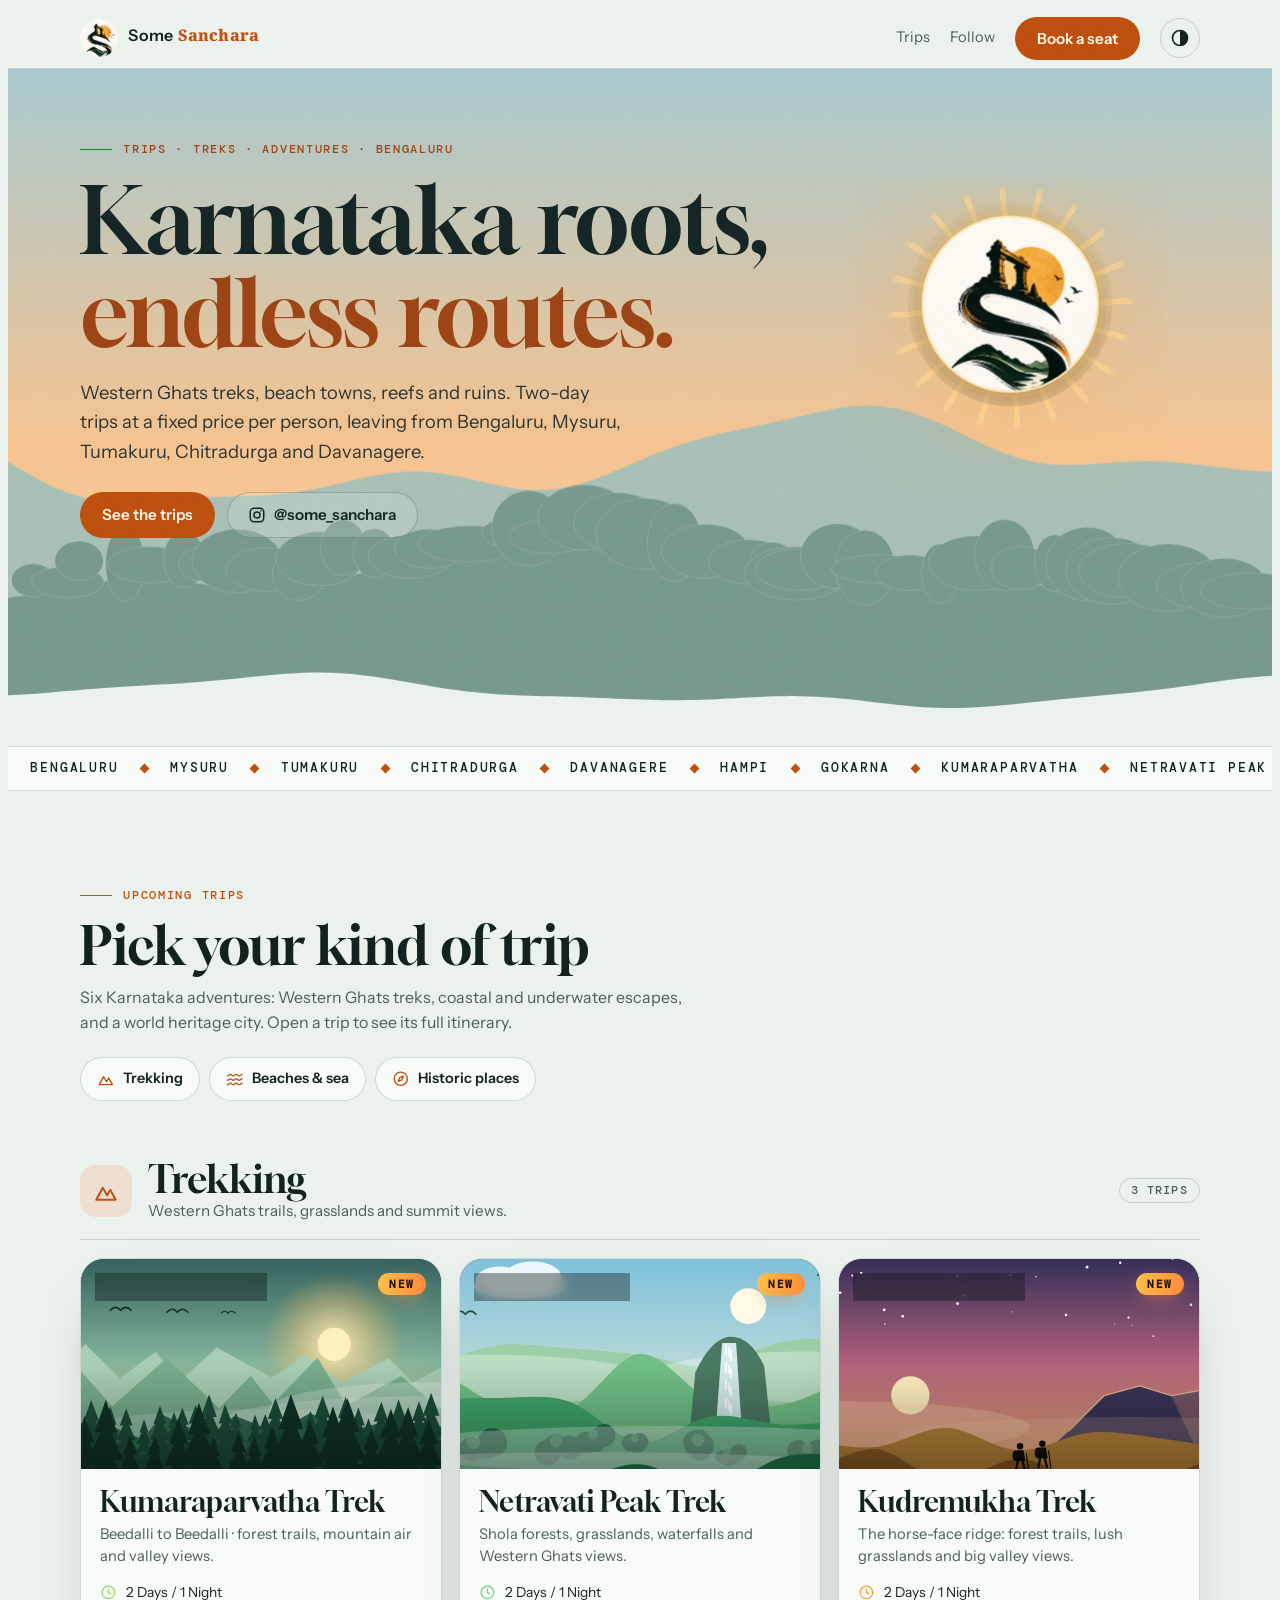
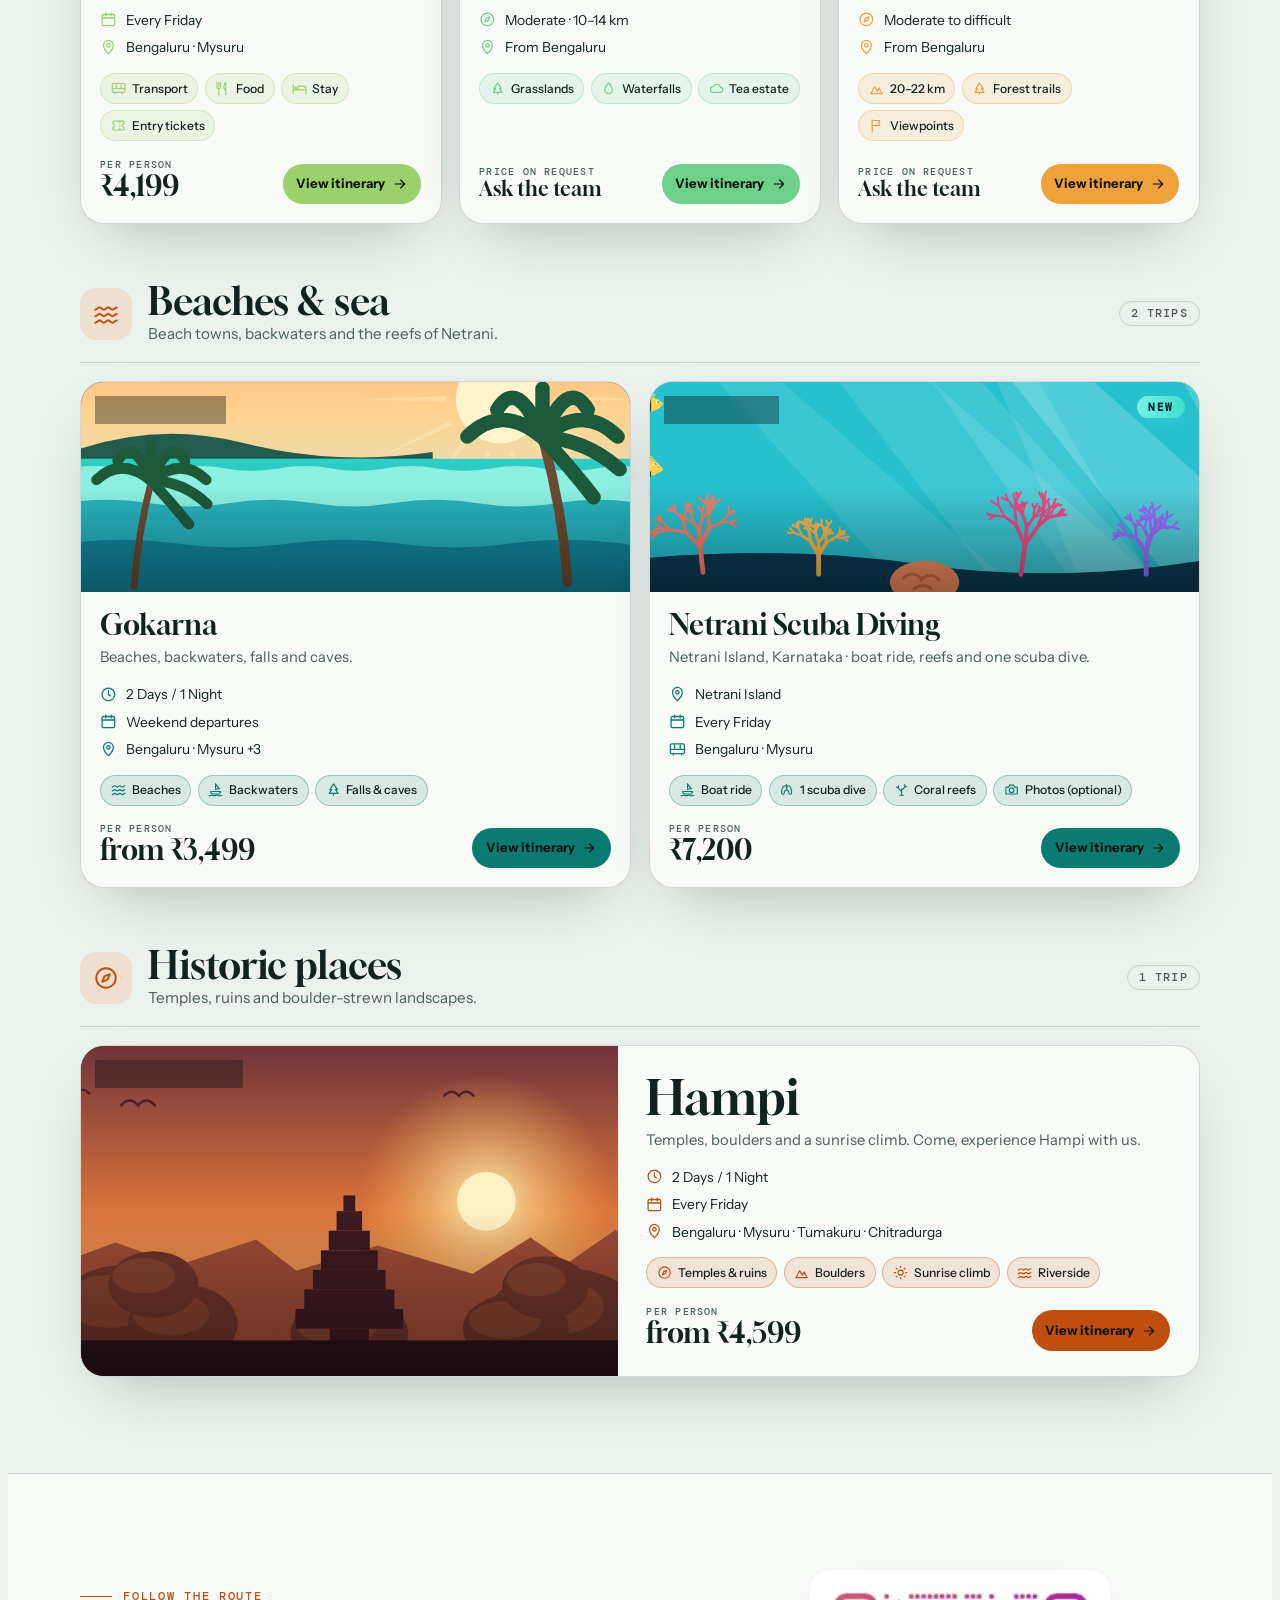
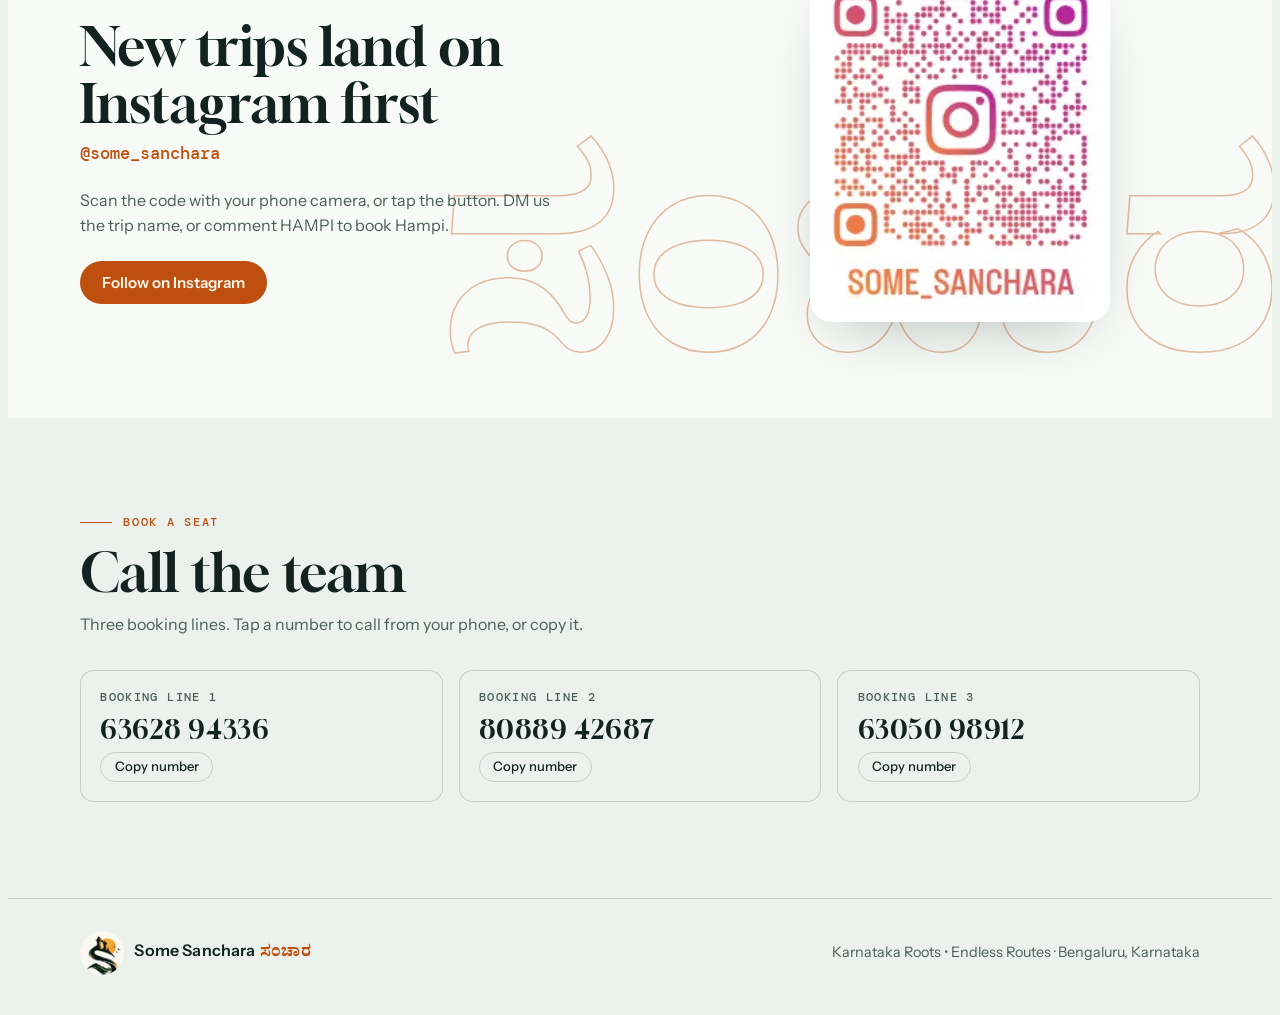
<file: index.html>
<!doctype html>
<html lang="en">
<head>
  <meta charset="utf-8">
  <meta name="viewport" content="width=device-width, initial-scale=1">
  <meta name="theme-color" content="#0C1718">
  <meta name="description" content="Group trips from Bengaluru and Mysuru: Hampi, Gokarna, Kumaraparvatha Trek and Netrani scuba diving. Fixed price per person with Some Sanchara.">
  <title>Some Sanchara | Group trips, treks and scuba diving in Karnataka</title>
  <link rel="preconnect" href="https://fonts.googleapis.com">
  <link rel="preconnect" href="https://fonts.gstatic.com" crossorigin>
  <link rel="stylesheet" href="https://fonts.googleapis.com/css2?family=Gloock&family=Instrument+Sans:wght@400;500;600;700&family=DM+Mono:wght@400;500&family=Noto+Serif+Kannada:wght@600;800&display=swap">
  <link rel="stylesheet" href="styles.css">
<link rel="stylesheet" href="scenes.css">
  <link rel="icon" type="image/png" href="assets/logo.png">
  <script src="script.js" defer></script>
</head>
<body>
<header class="top">
  <div class="wrap in">
    <a class="brand" href="#top" aria-label="Some Sanchara, back to top">
      <img src="assets/logo.png" alt="" width="38" height="38">
      <span class="nm">Some <span class="kn" lang="kn">Sanchara</span></span>
    </a>
    <nav class="nav" aria-label="Main">
      <a class="lnk" href="#trips">Trips</a>
      <a class="lnk" href="#follow">Follow</a>
      <a class="btn pri" href="#contact">Book a seat</a>
      <button class="icon-btn" id="theme" type="button" aria-label="Switch between light and dark theme">
        <svg viewBox="0 0 24 24" aria-hidden="true"><circle cx="12" cy="12" r="9" fill="none" stroke="currentColor" stroke-width="2"/><path d="M12 3a9 9 0 0 1 0 18z" fill="currentColor"/></svg>
      </button>
    </nav>
  </div>
</header>

<main>
<section class="hero" id="top">
  <canvas id="sky" aria-hidden="true"></canvas>
  <div class="wrap hero-grid">
    <div>
      <p class="eyebrow">Trips · Treks · Adventures · Bengaluru</p>
      <h1>Karnataka roots,<br><em>endless routes.</em></h1>
      <p class="lede">Western Ghats treks, beach towns, reefs and ruins. Two-day trips at a fixed price per person, leaving from Bengaluru, Mysuru, Tumakuru, Chitradurga and Davanagere.</p>
      <div class="cta-row">
        <a class="btn pri" href="#trips">See the trips</a>
        <a class="btn sec" href="https://www.instagram.com/some_sanchara/" target="_blank" rel="noopener">
          <svg viewBox="0 0 24 24" fill="none" stroke="currentColor" stroke-width="2" aria-hidden="true"><rect x="3" y="3" width="18" height="18" rx="5"/><circle cx="12" cy="12" r="4"/><circle cx="17.3" cy="6.7" r="1" fill="currentColor" stroke="none"/></svg>
          @some_sanchara
        </a>
      </div>
    </div>
    <div class="journey-stage" id="journey-stage" aria-label="Some Sanchara logo revealed beneath a rising sun">
      <img class="journey-logo" src="assets/logo.png" alt="Some Sanchara emblem" width="150" height="150">
    </div>
  </div>
</section>

<div class="marq" aria-label="Pickup cities">
  <div class="marq-track" id="marq"></div>
</div>

<section class="band" id="trips">
  <div class="wrap">
    <div class="sec-head rv">
      <p class="eyebrow">Upcoming trips</p>
      <h2>Pick your kind of trip</h2>
      <p class="sub">Six Karnataka adventures: Western Ghats treks, coastal and underwater escapes, and a world heritage city. Open a trip to see its full itinerary.</p>
      <nav class="cat-nav" aria-label="Trip types"><a href="#trekking"><svg class="ic" viewBox="0 0 24 24" fill="none" stroke="currentColor" stroke-width="1.8" stroke-linecap="round" stroke-linejoin="round" aria-hidden="true"><path d="M3 20 9 9l4 7 3-5 5 9z"/></svg> Trekking</a><a href="#beaches"><svg class="ic" viewBox="0 0 24 24" fill="none" stroke="currentColor" stroke-width="1.8" stroke-linecap="round" stroke-linejoin="round" aria-hidden="true"><path d="M2 8c2 0 2-2 4-2s2 2 4 2 2-2 4-2 2 2 4 2 2-2 4-2M2 14c2 0 2-2 4-2s2 2 4 2 2-2 4-2 2 2 4 2 2-2 4-2M2 20c2 0 2-2 4-2s2 2 4 2 2-2 4-2 2 2 4 2 2-2 4-2"/></svg> Beaches &amp; sea</a><a href="#historic"><svg class="ic" viewBox="0 0 24 24" fill="none" stroke="currentColor" stroke-width="1.8" stroke-linecap="round" stroke-linejoin="round" aria-hidden="true"><circle cx="12" cy="12" r="9"/><path d="m15.5 8.5-2 5-5 2 2-5z"/></svg> Historic places</a></nav>
    </div>
<div class="cat" id="trekking"><div class="cat-head rv"><span class="cat-ic"><svg class="ic" viewBox="0 0 24 24" fill="none" stroke="currentColor" stroke-width="1.8" stroke-linecap="round" stroke-linejoin="round" aria-hidden="true"><path d="M3 20 9 9l4 7 3-5 5 9z"/></svg></span><div><h3>Trekking</h3><p>Western Ghats trails, grasslands and summit views.</p></div><span class="cat-count">3 trips</span></div><div class="package-grid g3" aria-label="Trekking">
<div class="pkg-wrap rv" style="--i:0"><a class="pkg pkg-trek" href="itineraries/kumaraparvatha-trek/index.html"><div class="pkg-art"><svg class="scene-svg" viewBox="0 0 600 360" preserveAspectRatio="xMidYMax slice" aria-hidden="true" focusable="false"><defs><linearGradient id="ck-s" x1="0" y1="0" x2="0" y2="1"><stop offset="0" stop-color="#2c5a58"/><stop offset=".5" stop-color="#86b59c"/><stop offset="1" stop-color="#f6d390"/></linearGradient><radialGradient id="ck-g"><stop offset="0" stop-color="#fff1c4" stop-opacity="0.95"/><stop offset="1" stop-color="#ffb44a" stop-opacity="0"/></radialGradient></defs><rect width="600" height="360" fill="url(#ck-s)"/><circle cx="415" cy="150" r="110" fill="url(#ck-g)" class="glow"/><circle cx="415" cy="150" r="26" fill="#fff0bd"/><g class="bird" style="--dur:42.9s;--del:-8.1s"><g transform="translate(64 96) scale(1.16)"><path class="flap" d="M0 0q7-8 14 0 7-8 14 0" fill="none" stroke="#12302a" stroke-width="2.2" stroke-linecap="round"/></g></g><g class="bird" style="--dur:31.5s;--del:-20.5s"><g transform="translate(153 99) scale(1.16)"><path class="flap" d="M0 0q7-8 14 0 7-8 14 0" fill="none" stroke="#12302a" stroke-width="2.2" stroke-linecap="round"/></g></g><g class="bird" style="--dur:30.0s;--del:-27.0s"><g transform="translate(238 102) scale(0.78)"><path class="flap" d="M0 0q7-8 14 0 7-8 14 0" fill="none" stroke="#12302a" stroke-width="2.2" stroke-linecap="round"/></g></g><path d="M-40 215 L25 150 L79 203 L136 161 L170 211 L231 155 L317 202 L370 167 L425 210 L501 172 L538 210 L619 167 L689 203 L640 2000 L-40 2000 Z" fill="#a8cdb4"/><path d="M-40 255 L2 174 L67 247 L152 172 L235 250 L284 199 L319 243 L389 171 L434 246 L520 200 L583 252 L636 172 L718 241 L640 2000 L-40 2000 Z" fill="#78ad8c"/><g transform="translate(-345 -20) scale(.9)"><g transform="translate(0 0) scale(1.000)"><path d="M420 980 L640 600 L720 650 L800 340 L870 430 L930 390 L1260 980Z" fill="#3b7757"/><path d="M800 340 L870 430 L930 390 L1260 980 L930 980 L880 620 L850 520Z" fill="#6aae84" opacity=".55"/><path d="M640 600 L720 650 L800 340 L760 480 L700 560Z" fill="#26563f" opacity=".6"/><path d="M720 650 L800 340 L870 430 L930 390" stroke="#ffd98a" stroke-width="3" fill="none" opacity=".75" stroke-linejoin="round"/><path d="M800 342 V296" stroke="#2b1a10" stroke-width="3"/><path class="flag" d="M800 298 l34 9 -34 11z" fill="#ff8a3d"/></g></g><ellipse class="mist" cx="298" cy="284" rx="280" ry="32" fill="#fff" opacity="0.19" style="--dur:59s;--del:-9s;--dx:132px"/><ellipse class="mist" cx="586" cy="266" rx="338" ry="35" fill="#fff" opacity="0.20" style="--dur:64s;--del:-35s;--dx:-235px"/><ellipse class="mist" cx="579" cy="252" rx="267" ry="43" fill="#fff" opacity="0.24" style="--dur:52s;--del:-36s;--dx:187px"/><path d="M-40 300 L36 266 L115 299 L145 260 L217 295 L259 262 L324 288 L377 258 L441 285 L516 266 L575 294 L651 265 L640 2000 L-40 2000 Z" fill="#2f6b4e"/><path d="M-40 269 L-47 289 L-44 289 L-51 306 L-45 306 L-56 322 L-24 322 L-35 306 L-29 306 L-36 289 L-33 289 ZM-16 274 L-22 292 L-19 292 L-26 308 L-20 308 L-30 322 L-2 322 L-12 308 L-6 308 L-13 292 L-9 292 ZM13 269 L6 289 L10 289 L2 306 L8 306 L-3 322 L29 322 L18 306 L24 306 L17 289 L20 289 ZM34 237 L23 269 L29 269 L17 296 L27 296 L9 322 L60 322 L42 296 L52 296 L40 269 L46 269 ZM64 247 L54 276 L59 276 L48 300 L57 300 L41 322 L86 322 L70 300 L79 300 L69 276 L74 276 ZM89 250 L79 277 L84 277 L74 300 L82 300 L67 322 L110 322 L95 300 L104 300 L94 277 L99 277 ZM117 267 L110 288 L113 288 L105 306 L112 306 L101 322 L133 322 L122 306 L128 306 L121 288 L124 288 ZM142 246 L132 275 L137 275 L126 299 L135 299 L119 322 L165 322 L149 299 L158 299 L147 275 L152 275 ZM164 256 L155 281 L159 281 L150 302 L158 302 L144 322 L183 322 L170 302 L177 302 L168 281 L173 281 ZM177 249 L167 276 L172 276 L161 300 L170 300 L155 322 L199 322 L183 300 L192 300 L182 276 L187 276 ZM198 245 L187 274 L193 274 L182 299 L191 299 L175 322 L221 322 L205 299 L214 299 L203 274 L208 274 ZM219 228 L206 264 L213 264 L199 294 L210 294 L191 322 L247 322 L227 294 L238 294 L225 264 L231 264 ZM244 244 L234 274 L239 274 L228 299 L237 299 L221 322 L268 322 L251 299 L260 299 L249 274 L255 274 ZM261 257 L252 281 L257 281 L247 302 L255 302 L242 322 L281 322 L267 302 L275 302 L265 281 L270 281 ZM291 260 L283 284 L287 284 L278 304 L285 304 L273 322 L309 322 L297 304 L304 304 L295 284 L299 284 ZM307 259 L298 283 L303 283 L294 303 L301 303 L288 322 L326 322 L313 303 L320 303 L311 283 L316 283 ZM323 234 L311 267 L317 267 L304 295 L315 295 L296 322 L349 322 L331 295 L341 295 L329 267 L335 267 ZM348 267 L340 288 L344 288 L336 306 L343 306 L331 322 L364 322 L353 306 L359 306 L351 288 L355 288 ZM378 254 L368 280 L373 280 L363 302 L372 302 L357 322 L398 322 L384 302 L392 302 L382 280 L387 280 ZM397 230 L384 265 L391 265 L377 295 L388 295 L369 322 L424 322 L405 295 L416 295 L403 265 L409 265 ZM413 265 L405 287 L409 287 L401 305 L408 305 L396 322 L430 322 L418 305 L425 305 L416 287 L420 287 ZM433 232 L421 266 L427 266 L414 295 L425 295 L406 322 L460 322 L441 295 L452 295 L439 266 L445 266 ZM453 249 L443 277 L448 277 L437 300 L446 300 L431 322 L475 322 L459 300 L468 300 L458 277 L463 277 ZM469 266 L461 287 L465 287 L457 305 L464 305 L452 322 L486 322 L474 305 L481 305 L473 287 L476 287 ZM489 240 L477 271 L483 271 L471 297 L481 297 L464 322 L513 322 L496 297 L506 297 L494 271 L500 271 ZM516 236 L505 269 L510 269 L498 296 L508 296 L490 322 L542 322 L524 296 L534 296 L522 269 L528 269 ZM532 255 L523 280 L527 280 L518 302 L526 302 L512 322 L552 322 L538 302 L546 302 L536 280 L541 280 ZM548 239 L537 270 L542 270 L530 297 L540 297 L523 322 L573 322 L555 297 L565 297 L553 270 L559 270 ZM567 226 L554 262 L560 262 L546 293 L558 293 L538 322 L595 322 L575 293 L587 293 L573 262 L580 262 ZM594 231 L582 265 L588 265 L575 295 L586 295 L567 322 L622 322 L603 295 L614 295 L600 265 L607 265 ZM614 227 L601 263 L607 263 L594 293 L605 293 L585 322 L642 322 L622 293 L634 293 L620 263 L626 263 ZM-40 320 H640 V2000 H-40 Z" fill="#1b4d3a"/><path d="M-40 240 L-58 290 L-49 290 L-68 332 L-52 332 L-80 372 L-0 372 L-28 332 L-12 332 L-31 290 L-22 290 ZM-21 236 L-40 288 L-30 288 L-50 331 L-33 331 L-62 372 L20 372 L-9 331 L7 331 L-12 288 L-3 288 ZM4 300 L-5 327 L-0 327 L-11 350 L-2 350 L-17 372 L26 372 L11 350 L20 350 L9 327 L14 327 ZM24 262 L9 304 L17 304 L1 339 L14 339 L-9 372 L57 372 L34 339 L47 339 L31 304 L39 304 ZM57 237 L39 288 L48 288 L29 332 L45 332 L17 372 L98 372 L69 332 L85 332 L66 288 L75 288 ZM95 293 L84 323 L90 323 L78 348 L88 348 L71 372 L119 372 L102 348 L111 348 L100 323 L106 323 ZM134 293 L123 323 L128 323 L117 348 L126 348 L110 372 L157 372 L141 348 L150 348 L139 323 L144 323 ZM171 265 L157 306 L164 306 L149 340 L162 340 L139 372 L203 372 L181 340 L194 340 L178 306 L186 306 ZM203 242 L186 291 L195 291 L176 333 L191 333 L164 372 L242 372 L215 333 L230 333 L212 291 L221 291 ZM226 296 L216 325 L221 325 L210 349 L219 349 L203 372 L249 372 L233 349 L242 349 L231 325 L236 325 ZM265 287 L254 319 L260 319 L248 347 L258 347 L240 372 L291 372 L273 347 L283 347 L271 319 L277 319 ZM290 294 L280 324 L285 324 L274 349 L283 349 L267 372 L314 372 L297 349 L307 349 L295 324 L301 324 ZM318 278 L305 314 L311 314 L298 344 L309 344 L289 372 L346 372 L326 344 L337 344 L324 314 L330 314 ZM347 228 L328 283 L338 283 L317 329 L334 329 L304 372 L390 372 L360 329 L377 329 L357 283 L367 283 ZM377 268 L363 307 L370 307 L355 341 L368 341 L346 372 L408 372 L386 341 L399 341 L384 307 L391 307 ZM413 247 L397 295 L405 295 L387 335 L402 335 L376 372 L451 372 L425 335 L439 335 L422 295 L430 295 ZM436 235 L418 287 L427 287 L408 331 L424 331 L395 372 L477 372 L449 331 L465 331 L445 287 L455 287 ZM473 281 L461 315 L467 315 L454 345 L465 345 L446 372 L501 372 L481 345 L492 345 L479 315 L486 315 ZM504 251 L487 297 L496 297 L478 336 L493 336 L467 372 L540 372 L515 336 L529 336 L512 297 L520 297 ZM531 248 L514 295 L522 295 L505 335 L520 335 L494 372 L568 372 L542 335 L557 335 L539 295 L547 295 ZM563 267 L549 307 L556 307 L541 340 L554 340 L532 372 L595 372 L573 340 L585 340 L570 307 L578 307 ZM600 288 L589 320 L594 320 L582 347 L592 347 L575 372 L625 372 L608 347 L618 347 L606 320 L611 320 ZM635 240 L617 290 L626 290 L607 333 L623 333 L595 372 L674 372 L647 333 L663 333 L644 290 L653 290 ZM-40 370 H640 V2000 H-40 Z" fill="#0f3327"/><circle class="spark" cx="88" cy="214" r="2.9" style="--dur:11.3s;--del:-3.9s;--dx:-13px"/><circle class="spark" cx="326" cy="239" r="2.7" style="--dur:8.0s;--del:-5.1s;--dx:-18px"/><circle class="spark" cx="453" cy="331" r="2.3" style="--dur:14.1s;--del:-1.0s;--dx:14px"/><circle class="spark" cx="150" cy="214" r="2.4" style="--dur:7.7s;--del:-0.4s;--dx:-18px"/><circle class="spark" cx="357" cy="298" r="2.9" style="--dur:9.6s;--del:-9.1s;--dx:38px"/><circle class="spark" cx="573" cy="217" r="2.0" style="--dur:8.6s;--del:-8.3s;--dx:-2px"/><circle class="spark" cx="346" cy="233" r="3.1" style="--dur:7.8s;--del:-13.9s;--dx:27px"/><circle class="spark" cx="452" cy="293" r="3.1" style="--dur:10.8s;--del:-13.4s;--dx:36px"/><circle class="spark" cx="36" cy="276" r="1.6" style="--dur:12.7s;--del:-0.9s;--dx:35px"/><circle class="spark" cx="120" cy="257" r="1.4" style="--dur:11.4s;--del:-10.8s;--dx:32px"/></svg><span class="pkg-tag">Western Ghats trek</span><span class="pkg-new">New</span></div><div class="pkg-body"><h3>Kumaraparvatha Trek</h3><p class="pkg-sub">Beedalli to Beedalli · forest trails, mountain air and valley views.</p><ul class="pkg-facts"><li><svg class="ic" viewBox="0 0 24 24" fill="none" stroke="currentColor" stroke-width="1.8" stroke-linecap="round" stroke-linejoin="round" aria-hidden="true"><circle cx="12" cy="12" r="9"/><path d="M12 7v5l3 2"/></svg>2 Days / 1 Night</li><li><svg class="ic" viewBox="0 0 24 24" fill="none" stroke="currentColor" stroke-width="1.8" stroke-linecap="round" stroke-linejoin="round" aria-hidden="true"><rect x="3" y="5" width="18" height="16" rx="2"/><path d="M3 10h18M8 3v4M16 3v4"/></svg>Every Friday</li><li><svg class="ic" viewBox="0 0 24 24" fill="none" stroke="currentColor" stroke-width="1.8" stroke-linecap="round" stroke-linejoin="round" aria-hidden="true"><path d="M12 21s7-6.2 7-12a7 7 0 0 0-14 0c0 5.8 7 12 7 12z"/><circle cx="12" cy="9" r="2.5"/></svg>Bengaluru · Mysuru</li></ul><ul class="pkg-chips"><li><svg class="ic" viewBox="0 0 24 24" fill="none" stroke="currentColor" stroke-width="1.8" stroke-linecap="round" stroke-linejoin="round" aria-hidden="true"><path d="M8 6v6M16 6v6M2 12h20M7 18h10M4 4h16a2 2 0 0 1 2 2v10a2 2 0 0 1-2 2H4a2 2 0 0 1-2-2V6a2 2 0 0 1 2-2zM6 18v2M18 18v2"/></svg>Transport</li><li><svg class="ic" viewBox="0 0 24 24" fill="none" stroke="currentColor" stroke-width="1.8" stroke-linecap="round" stroke-linejoin="round" aria-hidden="true"><path d="M3 2v7a3 3 0 0 0 3 3v10M9 2v7a3 3 0 0 1-3 3M6 2v7M17 22V2c-2 2-3 5-3 8s1 4 3 4"/></svg>Food</li><li><svg class="ic" viewBox="0 0 24 24" fill="none" stroke="currentColor" stroke-width="1.8" stroke-linecap="round" stroke-linejoin="round" aria-hidden="true"><path d="M2 20V6M2 14h20v6M22 14v-2a4 4 0 0 0-4-4h-8v6"/><circle cx="6" cy="11" r="1.6"/></svg>Stay</li><li><svg class="ic" viewBox="0 0 24 24" fill="none" stroke="currentColor" stroke-width="1.8" stroke-linecap="round" stroke-linejoin="round" aria-hidden="true"><path d="M3 9V7a2 2 0 0 1 2-2h14a2 2 0 0 1 2 2v2a3 3 0 0 0 0 6v2a2 2 0 0 1-2 2H5a2 2 0 0 1-2-2v-2a3 3 0 0 0 0-6zM14 5v3M14 11v2M14 16v3"/></svg>Entry tickets</li></ul><div class="pkg-foot"><div class="pkg-price"><small>per person</small><b>₹4,199</b></div><span class="pkg-cta">View itinerary <svg class="ic" viewBox="0 0 24 24" fill="none" stroke="currentColor" stroke-width="1.8" stroke-linecap="round" stroke-linejoin="round" aria-hidden="true"><path d="M5 12h14M13 6l6 6-6 6"/></svg></span></div></div></a></div>
<div class="pkg-wrap rv" style="--i:1"><a class="pkg pkg-netravati" href="itineraries/netravati-peak-trek/index.html"><div class="pkg-art"><svg class="scene-svg" viewBox="0 0 600 360" preserveAspectRatio="xMidYMax slice" aria-hidden="true" focusable="false"><defs><linearGradient id="cn-s" x1="0" y1="0" x2="0" y2="1"><stop offset="0" stop-color="#79bfdc"/><stop offset="1" stop-color="#f3f1d6"/></linearGradient></defs><rect width="600" height="360" fill="url(#cn-s)"/><circle cx="470" cy="90" r="28" fill="#fffbe6"/><g class="cloud" style="--dur:90s;--del:0s"><g transform="translate(130 70) scale(0.80)" fill="#fff" opacity="0.85"><ellipse cx="0" cy="0" rx="90" ry="22"/><ellipse cx="-40" cy="-14" rx="46" ry="26"/><ellipse cx="25" cy="-20" rx="56" ry="30"/></g></g><g class="bird" style="--dur:28.8s;--del:-29.6s"><g transform="translate(579 41) scale(1.22)"><path class="flap" d="M0 0q7-8 14 0 7-8 14 0" fill="none" stroke="#2a4a45" stroke-width="2.2" stroke-linecap="round"/></g></g><g class="bird" style="--dur:41.4s;--del:-30.0s"><g transform="translate(10 102) scale(1.18)"><path class="flap" d="M0 0q7-8 14 0 7-8 14 0" fill="none" stroke="#2a4a45" stroke-width="2.2" stroke-linecap="round"/></g></g><path d="M-40 188 C-21 182 36 157 73 152 C111 146 149 153 187 156 C224 158 262 162 300 166 C338 171 376 189 413 185 C451 181 489 151 527 145 C564 138 621 144 640 143 L640 2000 L-40 2000 Z" fill="#9ccfa8"/><ellipse class="mist" cx="575" cy="201" rx="265" ry="40" fill="#fff" opacity="0.30" style="--dur:44s;--del:-33s;--dx:231px"/><ellipse class="mist" cx="48" cy="206" rx="271" ry="40" fill="#fff" opacity="0.30" style="--dur:57s;--del:-37s;--dx:219px"/><path d="M-40 169 C-21 181 36 228 73 242 C111 256 149 266 187 253 C224 240 262 168 300 165 C338 163 376 225 413 238 C451 252 489 251 527 244 C564 237 621 204 640 196 L640 2000 L-40 2000 Z" fill="#6fbf86"/><path d="M378 290 L387 194 Q411 142 440 138 Q473 136 495 184 L506 290 Z" fill="#4a7a62"/><path d="M429 148 L451 148 L459 270 L420 270 Z" fill="#e8fbff" opacity=".88"/><path class="fall" d="M435 150 V270 M443 160 V270 M440 154 V270" stroke="#fff" stroke-width="3" fill="none" opacity=".9"/><ellipse class="fall-mist" cx="440" cy="276" rx="35" ry="12" fill="#fff" opacity=".55"/><path d="M-40 236 C-21 236 36 234 73 234 C111 235 149 227 187 239 C224 250 262 299 300 303 C338 307 376 267 413 263 C451 258 489 275 527 276 C564 277 621 269 640 268 L640 2000 L-40 2000 Z" fill="#3fa56a"/><g fill="#1f6a45"><circle cx="455" cy="319" r="13"/><circle cx="428" cy="326" r="10"/><circle cx="446" cy="326" r="13"/><circle cx="438" cy="327" r="14"/></g><circle cx="436" cy="317" r="7" fill="#7ad49a" opacity=".35"/><g fill="#1f6a45"><circle cx="58" cy="312" r="18"/><circle cx="69" cy="304" r="23"/><circle cx="64" cy="306" r="19"/><circle cx="36" cy="314" r="19"/></g><circle cx="39" cy="303" r="11" fill="#7ad49a" opacity=".35"/><g fill="#1f6a45"><circle cx="573" cy="320" r="10"/><circle cx="565" cy="329" r="15"/><circle cx="576" cy="330" r="12"/><circle cx="568" cy="331" r="10"/></g><circle cx="555" cy="319" r="7" fill="#7ad49a" opacity=".35"/><g fill="#1f6a45"><circle cx="296" cy="306" r="14"/><circle cx="286" cy="304" r="14"/><circle cx="304" cy="304" r="10"/><circle cx="300" cy="301" r="12"/></g><circle cx="292" cy="298" r="6" fill="#7ad49a" opacity=".35"/><g fill="#1f6a45"><circle cx="394" cy="309" r="22"/><circle cx="387" cy="304" r="19"/><circle cx="395" cy="317" r="16"/><circle cx="392" cy="301" r="18"/></g><circle cx="391" cy="300" r="10" fill="#7ad49a" opacity=".35"/><g fill="#1f6a45"><circle cx="155" cy="320" r="20"/><circle cx="190" cy="312" r="19"/><circle cx="172" cy="309" r="16"/><circle cx="167" cy="308" r="17"/></g><circle cx="169" cy="302" r="10" fill="#7ad49a" opacity=".35"/><g fill="#1f6a45"><circle cx="548" cy="317" r="17"/><circle cx="577" cy="320" r="18"/><circle cx="586" cy="317" r="16"/><circle cx="580" cy="318" r="19"/></g><circle cx="562" cy="313" r="9" fill="#7ad49a" opacity=".35"/><g fill="#1f6a45"><circle cx="216" cy="304" r="17"/><circle cx="233" cy="306" r="13"/><circle cx="230" cy="295" r="11"/><circle cx="244" cy="293" r="18"/></g><circle cx="227" cy="292" r="8" fill="#7ad49a" opacity=".35"/><ellipse class="mist" cx="226" cy="347" rx="446" ry="28" fill="#eafaf0" opacity="0.38" style="--dur:59s;--del:-2s;--dx:125px"/><ellipse class="mist" cx="339" cy="314" rx="449" ry="36" fill="#eafaf0" opacity="0.36" style="--dur:46s;--del:-48s;--dx:235px"/><path d="M-40 328 C-21 334 36 359 73 366 C111 372 149 370 187 366 C224 361 262 336 300 338 C338 340 376 378 413 376 C451 374 489 334 527 326 C564 317 621 326 640 326 L640 2000 L-40 2000 Z" fill="#1f7a4a"/><circle class="spark" cx="389" cy="306" r="3.1" style="--dur:8.6s;--del:-0.9s;--dx:26px"/><circle class="spark" cx="200" cy="247" r="2.9" style="--dur:8.5s;--del:-12.7s;--dx:-1px"/><circle class="spark" cx="43" cy="345" r="2.4" style="--dur:7.6s;--del:-11.7s;--dx:22px"/><circle class="spark" cx="444" cy="298" r="3.2" style="--dur:7.1s;--del:-13.6s;--dx:11px"/><circle class="spark" cx="152" cy="290" r="2.0" style="--dur:12.2s;--del:-9.9s;--dx:2px"/><circle class="spark" cx="59" cy="251" r="1.9" style="--dur:13.0s;--del:-13.0s;--dx:22px"/><circle class="spark" cx="318" cy="211" r="2.7" style="--dur:9.1s;--del:-14.0s;--dx:-26px"/><circle class="spark" cx="581" cy="183" r="2.8" style="--dur:9.8s;--del:-8.0s;--dx:-7px"/></svg><span class="pkg-tag">Chikmagalur trek</span><span class="pkg-new">New</span></div><div class="pkg-body"><h3>Netravati Peak Trek</h3><p class="pkg-sub">Shola forests, grasslands, waterfalls and Western Ghats views.</p><ul class="pkg-facts"><li><svg class="ic" viewBox="0 0 24 24" fill="none" stroke="currentColor" stroke-width="1.8" stroke-linecap="round" stroke-linejoin="round" aria-hidden="true"><circle cx="12" cy="12" r="9"/><path d="M12 7v5l3 2"/></svg>2 Days / 1 Night</li><li><svg class="ic" viewBox="0 0 24 24" fill="none" stroke="currentColor" stroke-width="1.8" stroke-linecap="round" stroke-linejoin="round" aria-hidden="true"><circle cx="12" cy="12" r="9"/><path d="m15.5 8.5-2 5-5 2 2-5z"/></svg>Moderate · 10–14 km</li><li><svg class="ic" viewBox="0 0 24 24" fill="none" stroke="currentColor" stroke-width="1.8" stroke-linecap="round" stroke-linejoin="round" aria-hidden="true"><path d="M12 21s7-6.2 7-12a7 7 0 0 0-14 0c0 5.8 7 12 7 12z"/><circle cx="12" cy="9" r="2.5"/></svg>From Bengaluru</li></ul><ul class="pkg-chips"><li><svg class="ic" viewBox="0 0 24 24" fill="none" stroke="currentColor" stroke-width="1.8" stroke-linecap="round" stroke-linejoin="round" aria-hidden="true"><path d="M12 3 6 12h3l-4 6h14l-4-6h3zM12 18v3"/></svg>Grasslands</li><li><svg class="ic" viewBox="0 0 24 24" fill="none" stroke="currentColor" stroke-width="1.8" stroke-linecap="round" stroke-linejoin="round" aria-hidden="true"><path d="M12 3s6 6.5 6 11a6 6 0 0 1-12 0c0-4.5 6-11 6-11z"/></svg>Waterfalls</li><li><svg class="ic" viewBox="0 0 24 24" fill="none" stroke="currentColor" stroke-width="1.8" stroke-linecap="round" stroke-linejoin="round" aria-hidden="true"><path d="M7 18a4.5 4.5 0 0 1-.5-9A6 6 0 0 1 18 10a4 4 0 0 1-.5 8z"/></svg>Tea estate</li></ul><div class="pkg-foot"><div class="pkg-price"><small>price on request</small><b class="ask">Ask the team</b></div><span class="pkg-cta">View itinerary <svg class="ic" viewBox="0 0 24 24" fill="none" stroke="currentColor" stroke-width="1.8" stroke-linecap="round" stroke-linejoin="round" aria-hidden="true"><path d="M5 12h14M13 6l6 6-6 6"/></svg></span></div></div></a></div>
<div class="pkg-wrap rv" style="--i:2"><a class="pkg pkg-kudre" href="itineraries/kudremukha-trek/index.html"><div class="pkg-art"><svg class="scene-svg" viewBox="0 0 600 360" preserveAspectRatio="xMidYMax slice" aria-hidden="true" focusable="false"><defs><linearGradient id="ck2-s" x1="0" y1="0" x2="0" y2="1"><stop offset="0" stop-color="#2a2a55"/><stop offset=".5" stop-color="#b0607a"/><stop offset="1" stop-color="#ffbf7a"/></linearGradient></defs><rect width="600" height="360" fill="url(#ck2-s)"/><circle class="star" cx="374" cy="104" r="1.9" fill="#fff" style="--dur:4.8s;--del:-3.7s"/><circle class="star" cx="553" cy="4" r="1.5" fill="#fff" style="--dur:4.8s;--del:-3.2s"/><circle class="star" cx="541" cy="16" r="1.5" fill="#fff" style="--dur:2.7s;--del:-2.7s"/><circle class="star" cx="344" cy="2" r="1.1" fill="#fff" style="--dur:2.8s;--del:-4.6s"/><circle class="star" cx="459" cy="22" r="1.9" fill="#fff" style="--dur:2.4s;--del:-3.1s"/><circle class="star" cx="76" cy="0" r="2.0" fill="#fff" style="--dur:2.6s;--del:-1.1s"/><circle class="star" cx="589" cy="122" r="1.2" fill="#fff" style="--dur:4.9s;--del:-2.7s"/><circle class="star" cx="407" cy="29" r="2.1" fill="#fff" style="--dur:4.1s;--del:-4.8s"/><circle class="star" cx="536" cy="42" r="1.3" fill="#fff" style="--dur:2.5s;--del:-0.7s"/><circle class="star" cx="39" cy="42" r="1.6" fill="#fff" style="--dur:2.0s;--del:-3.4s"/><circle class="star" cx="203" cy="43" r="1.9" fill="#fff" style="--dur:3.4s;--del:-1.6s"/><circle class="star" cx="289" cy="99" r="0.9" fill="#fff" style="--dur:4.9s;--del:-0.1s"/><circle class="star" cx="450" cy="118" r="0.8" fill="#fff" style="--dur:4.4s;--del:-1.8s"/><circle class="star" cx="347" cy="1" r="0.9" fill="#fff" style="--dur:2.5s;--del:-4.8s"/><circle class="star" cx="118" cy="106" r="2.1" fill="#fff" style="--dur:4.8s;--del:-1.7s"/><circle class="star" cx="213" cy="73" r="1.9" fill="#fff" style="--dur:2.3s;--del:-3.7s"/><circle class="star" cx="478" cy="120" r="0.9" fill="#fff" style="--dur:4.8s;--del:-0.5s"/><circle class="star" cx="204" cy="86" r="2.1" fill="#fff" style="--dur:3.0s;--del:-4.6s"/><circle class="star" cx="327" cy="44" r="1.2" fill="#fff" style="--dur:2.5s;--del:-0.4s"/><circle class="star" cx="89" cy="96" r="2.2" fill="#fff" style="--dur:2.5s;--del:-0.2s"/><circle class="star" cx="592" cy="75" r="1.4" fill="#fff" style="--dur:2.7s;--del:-3.0s"/><circle class="star" cx="496" cy="64" r="1.4" fill="#fff" style="--dur:2.2s;--del:-4.6s"/><circle class="star" cx="20" cy="69" r="2.0" fill="#fff" style="--dur:2.4s;--del:-3.7s"/><circle class="star" cx="570" cy="88" r="1.9" fill="#fff" style="--dur:2.3s;--del:-2.2s"/><circle class="star" cx="90" cy="118" r="1.2" fill="#fff" style="--dur:3.4s;--del:-5.0s"/><circle class="star" cx="511" cy="137" r="1.4" fill="#fff" style="--dur:3.5s;--del:-3.6s"/><circle class="star" cx="287" cy="41" r="1.4" fill="#fff" style="--dur:2.4s;--del:-1.9s"/><circle class="star" cx="593" cy="134" r="1.7" fill="#fff" style="--dur:3.5s;--del:-1.7s"/><circle class="star" cx="53" cy="38" r="1.9" fill="#fff" style="--dur:4.6s;--del:-1.8s"/><circle class="star" cx="472" cy="108" r="1.8" fill="#fff" style="--dur:4.0s;--del:-3.8s"/><circle cx="130" cy="230" r="30" fill="#fff0bd"/><g transform="translate(-170 -120) scale(.62)"><g transform="translate(0 0) scale(1.000)"><path d="M300 990 L560 580 L700 450 L790 360 L880 335 L960 360 L1040 345 L1110 390 L1190 480 L1240 530 L1215 568 L1295 630 L1520 990Z" fill="#3a3358"/><path d="M960 360 L1040 345 L1110 390 L1190 480 L1240 530 L1215 568 L1295 630 L1520 990 L1180 990 L1090 640Z" fill="#a0706f" opacity=".55"/><path d="M700 450 L790 360 L880 335 L960 360 L1040 345 L1110 390 L1190 480 L1240 530" stroke="#ffd08a" stroke-width="3" fill="none" opacity=".8" stroke-linejoin="round"/></g></g><ellipse class="mist" cx="476" cy="293" rx="367" ry="29" fill="#ffd9b0" opacity="0.18" style="--dur:60s;--del:-24s;--dx:165px"/><ellipse class="mist" cx="13" cy="280" rx="304" ry="41" fill="#ffd9b0" opacity="0.29" style="--dur:56s;--del:-5s;--dx:213px"/><path d="M-40 301 C-21 302 36 314 73 311 C111 308 149 280 187 281 C224 282 262 315 300 316 C338 317 376 291 413 288 C451 285 489 293 527 298 C564 303 621 313 640 317 L640 2000 L-40 2000 Z" fill="#b9843a"/><path d="M-40 358 C-21 351 36 313 73 314 C111 315 149 362 187 364 C224 367 262 329 300 330 C338 330 376 362 413 367 C451 371 489 366 527 357 C564 348 621 320 640 312 L640 2000 L-40 2000 Z" fill="#8a5a24"/><g transform="translate(300 336) scale(1.20)" fill="#120d0b" stroke="#120d0b"><g class="trek-walk" style="--del:0.0s"><circle cx="0" cy="-27" r="4.2" stroke="none"/><path d="M-4.5 -22h9l2.5 14h-14z" stroke="none"/><ellipse cx="-6" cy="-15" rx="4" ry="7" stroke="none"/><path d="M-3 -8 -5 3M3 -8 6 3" fill="none" stroke-width="3" stroke-linecap="round"/><path d="M8 -18 11 4" fill="none" stroke-width="1.5"/></g></g><g transform="translate(335 332) scale(1.20)" fill="#120d0b" stroke="#120d0b"><g class="trek-walk" style="--del:-0.3s"><circle cx="0" cy="-27" r="4.2" stroke="none"/><path d="M-4.5 -22h9l2.5 14h-14z" stroke="none"/><ellipse cx="-6" cy="-15" rx="4" ry="7" stroke="none"/><path d="M-3 -8 -5 3M3 -8 6 3" fill="none" stroke-width="3" stroke-linecap="round"/><path d="M8 -18 11 4" fill="none" stroke-width="1.5"/></g></g></svg><span class="pkg-tag">Western Ghats trek</span><span class="pkg-new">New</span></div><div class="pkg-body"><h3>Kudremukha Trek</h3><p class="pkg-sub">The horse-face ridge: forest trails, lush grasslands and big valley views.</p><ul class="pkg-facts"><li><svg class="ic" viewBox="0 0 24 24" fill="none" stroke="currentColor" stroke-width="1.8" stroke-linecap="round" stroke-linejoin="round" aria-hidden="true"><circle cx="12" cy="12" r="9"/><path d="M12 7v5l3 2"/></svg>2 Days / 1 Night</li><li><svg class="ic" viewBox="0 0 24 24" fill="none" stroke="currentColor" stroke-width="1.8" stroke-linecap="round" stroke-linejoin="round" aria-hidden="true"><circle cx="12" cy="12" r="9"/><path d="m15.5 8.5-2 5-5 2 2-5z"/></svg>Moderate to difficult</li><li><svg class="ic" viewBox="0 0 24 24" fill="none" stroke="currentColor" stroke-width="1.8" stroke-linecap="round" stroke-linejoin="round" aria-hidden="true"><path d="M12 21s7-6.2 7-12a7 7 0 0 0-14 0c0 5.8 7 12 7 12z"/><circle cx="12" cy="9" r="2.5"/></svg>From Bengaluru</li></ul><ul class="pkg-chips"><li><svg class="ic" viewBox="0 0 24 24" fill="none" stroke="currentColor" stroke-width="1.8" stroke-linecap="round" stroke-linejoin="round" aria-hidden="true"><path d="M3 20 9 9l4 7 3-5 5 9z"/></svg>20–22 km</li><li><svg class="ic" viewBox="0 0 24 24" fill="none" stroke="currentColor" stroke-width="1.8" stroke-linecap="round" stroke-linejoin="round" aria-hidden="true"><path d="M12 3 6 12h3l-4 6h14l-4-6h3zM12 18v3"/></svg>Forest trails</li><li><svg class="ic" viewBox="0 0 24 24" fill="none" stroke="currentColor" stroke-width="1.8" stroke-linecap="round" stroke-linejoin="round" aria-hidden="true"><path d="M5 22V3M5 4h12l-2 4 2 4H5"/></svg>Viewpoints</li></ul><div class="pkg-foot"><div class="pkg-price"><small>price on request</small><b class="ask">Ask the team</b></div><span class="pkg-cta">View itinerary <svg class="ic" viewBox="0 0 24 24" fill="none" stroke="currentColor" stroke-width="1.8" stroke-linecap="round" stroke-linejoin="round" aria-hidden="true"><path d="M5 12h14M13 6l6 6-6 6"/></svg></span></div></div></a></div>
</div></div>
<div class="cat" id="beaches"><div class="cat-head rv"><span class="cat-ic"><svg class="ic" viewBox="0 0 24 24" fill="none" stroke="currentColor" stroke-width="1.8" stroke-linecap="round" stroke-linejoin="round" aria-hidden="true"><path d="M2 8c2 0 2-2 4-2s2 2 4 2 2-2 4-2 2 2 4 2 2-2 4-2M2 14c2 0 2-2 4-2s2 2 4 2 2-2 4-2 2 2 4 2 2-2 4-2M2 20c2 0 2-2 4-2s2 2 4 2 2-2 4-2 2 2 4 2 2-2 4-2"/></svg></span><div><h3>Beaches &amp; sea</h3><p>Beach towns, backwaters and the reefs of Netrani.</p></div><span class="cat-count">2 trips</span></div><div class="package-grid g2" aria-label="Beaches &amp; sea">
<div class="pkg-wrap rv" style="--i:0"><a class="pkg pkg-gokarna" href="itineraries/gokarna/index.html"><div class="pkg-art"><svg class="scene-svg" viewBox="0 0 600 360" preserveAspectRatio="xMidYMax slice" aria-hidden="true" focusable="false"><defs><linearGradient id="cg-s" x1="0" y1="0" x2="0" y2="1"><stop offset="0" stop-color="#ff9a62"/><stop offset=".45" stop-color="#ffd28f"/><stop offset="1" stop-color="#bff1e8"/></linearGradient><linearGradient id="cg-w" x1="0" y1="0" x2="0" y2="1"><stop offset="0" stop-color="#2fd0c6"/><stop offset="1" stop-color="#0b6f87"/></linearGradient></defs><rect width="600" height="360" fill="url(#cg-s)"/><circle cx="450" cy="150" r="46" fill="#fff4cc"/><path class="sun-rays" style="transform-origin:450px 150px" d="M506 147 L600 150 L506 153 ZM501 172 L585 215 L499 177 ZM487 192 L544 267 L483 195 ZM465 204 L483 296 L460 205 ZM440 205 L417 296 L435 204 ZM417 195 L356 267 L413 192 ZM401 177 L315 215 L399 172 ZM394 153 L300 150 L394 147 ZM399 128 L315 85 L401 123 ZM413 108 L356 33 L417 105 ZM435 96 L417 4 L440 95 ZM460 95 L483 4 L465 96 ZM483 105 L544 33 L487 108 ZM499 123 L585 85 L501 128 Z" fill="#fff4cc" opacity="0.3"/><g class="cloud" style="--dur:90s;--del:0s"><g transform="translate(120 80) scale(0.80)" fill="#fff" opacity="0.55"><ellipse cx="0" cy="0" rx="90" ry="22"/><ellipse cx="-40" cy="-14" rx="46" ry="26"/><ellipse cx="25" cy="-20" rx="56" ry="30"/></g></g><path d="M-20 215 Q80 170 180 195 T380 205 L380 225 L-20 225Z" fill="#245b4f"/><rect y="212" width="600" height="160" fill="url(#cg-w)"/><path class="wave wave-a" d="M-110 222 q27.5 -5.0 55.0 0 t55.0 0 q27.5 -5.0 55.0 0 t55.0 0 q27.5 -5.0 55.0 0 t55.0 0 q27.5 -5.0 55.0 0 t55.0 0 q27.5 -5.0 55.0 0 t55.0 0 q27.5 -5.0 55.0 0 t55.0 0 q27.5 -5.0 55.0 0 t55.0 0 q27.5 -5.0 55.0 0 t55.0 0 q27.5 -5.0 55.0 0 t55.0 0 q27.5 -5.0 55.0 0 t55.0 0 L820 2000 L-110 2000 Z" fill="#8cf0e1" style="--len:110px"/><path class="wave wave-b" d="M-170 258 q42.5 -7.0 85.0 0 t85.0 0 q42.5 -7.0 85.0 0 t85.0 0 q42.5 -7.0 85.0 0 t85.0 0 q42.5 -7.0 85.0 0 t85.0 0 q42.5 -7.0 85.0 0 t85.0 0 q42.5 -7.0 85.0 0 t85.0 0 q42.5 -7.0 85.0 0 t85.0 0 q42.5 -7.0 85.0 0 t85.0 0 L940 2000 L-170 2000 Z" fill="#27b3bf" style="--len:170px"/><path class="wave wave-a" d="M-230 300 q57.5 -8.0 115.0 0 t115.0 0 q57.5 -8.0 115.0 0 t115.0 0 q57.5 -8.0 115.0 0 t115.0 0 q57.5 -8.0 115.0 0 t115.0 0 q57.5 -8.0 115.0 0 t115.0 0 q57.5 -8.0 115.0 0 t115.0 0 q57.5 -8.0 115.0 0 t115.0 0 L1060 2000 L-230 2000 Z" fill="#12869e" style="--len:230px"/><g class="palm"><path d="M520 340 Q515 265 494 190" stroke="#6b4a2f" stroke-width="10" fill="none" stroke-linecap="round"/><g class="fronds" style="transform-origin:494px 190px"><path d="M494 190 Q452 154 416 189M494 190 Q468 126 447 161M494 190 Q494 115 494 151M494 190 Q520 126 541 161M494 190 Q536 154 572 189M494 190 Q537 191 574 223M494 190 Q523 221 547 252" stroke="#1d5a3c" stroke-width="15" fill="none" stroke-linecap="round"/></g></g><g class="palm"><path d="M70 345 Q74 290 88 235" stroke="#6b4a2f" stroke-width="7" fill="none" stroke-linecap="round"/><g class="fronds" style="transform-origin:88px 235px"><path d="M88 235 Q57 209 31 234M88 235 Q69 188 53 214M88 235 Q88 180 88 206M88 235 Q107 188 123 214M88 235 Q119 209 145 234M88 235 Q120 235 146 259M88 235 Q109 258 127 280" stroke="#1d5a3c" stroke-width="11" fill="none" stroke-linecap="round"/></g></g></svg><span class="pkg-tag">Coastal trail</span></div><div class="pkg-body"><h3>Gokarna</h3><p class="pkg-sub">Beaches, backwaters, falls and caves.</p><ul class="pkg-facts"><li><svg class="ic" viewBox="0 0 24 24" fill="none" stroke="currentColor" stroke-width="1.8" stroke-linecap="round" stroke-linejoin="round" aria-hidden="true"><circle cx="12" cy="12" r="9"/><path d="M12 7v5l3 2"/></svg>2 Days / 1 Night</li><li><svg class="ic" viewBox="0 0 24 24" fill="none" stroke="currentColor" stroke-width="1.8" stroke-linecap="round" stroke-linejoin="round" aria-hidden="true"><rect x="3" y="5" width="18" height="16" rx="2"/><path d="M3 10h18M8 3v4M16 3v4"/></svg>Weekend departures</li><li><svg class="ic" viewBox="0 0 24 24" fill="none" stroke="currentColor" stroke-width="1.8" stroke-linecap="round" stroke-linejoin="round" aria-hidden="true"><path d="M12 21s7-6.2 7-12a7 7 0 0 0-14 0c0 5.8 7 12 7 12z"/><circle cx="12" cy="9" r="2.5"/></svg>Bengaluru · Mysuru +3</li></ul><ul class="pkg-chips"><li><svg class="ic" viewBox="0 0 24 24" fill="none" stroke="currentColor" stroke-width="1.8" stroke-linecap="round" stroke-linejoin="round" aria-hidden="true"><path d="M2 8c2 0 2-2 4-2s2 2 4 2 2-2 4-2 2 2 4 2 2-2 4-2M2 14c2 0 2-2 4-2s2 2 4 2 2-2 4-2 2 2 4 2 2-2 4-2M2 20c2 0 2-2 4-2s2 2 4 2 2-2 4-2 2 2 4 2 2-2 4-2"/></svg>Beaches</li><li><svg class="ic" viewBox="0 0 24 24" fill="none" stroke="currentColor" stroke-width="1.8" stroke-linecap="round" stroke-linejoin="round" aria-hidden="true"><path d="M12 3v9M12 3l6 8h-6M4 15h16l-2 4H6zM2 22c2 0 2-1 4-1s2 1 4 1 2-1 4-1 2 1 4 1 2-1 4-1"/></svg>Backwaters</li><li><svg class="ic" viewBox="0 0 24 24" fill="none" stroke="currentColor" stroke-width="1.8" stroke-linecap="round" stroke-linejoin="round" aria-hidden="true"><path d="M12 3 6 12h3l-4 6h14l-4-6h3zM12 18v3"/></svg>Falls & caves</li></ul><div class="pkg-foot"><div class="pkg-price"><small>per person</small><b>from ₹3,499</b></div><span class="pkg-cta">View itinerary <svg class="ic" viewBox="0 0 24 24" fill="none" stroke="currentColor" stroke-width="1.8" stroke-linecap="round" stroke-linejoin="round" aria-hidden="true"><path d="M5 12h14M13 6l6 6-6 6"/></svg></span></div></div></a></div>
<div class="pkg-wrap rv" style="--i:1"><a class="pkg pkg-dive" href="itineraries/netrani-scuba-diving/index.html"><div class="pkg-art"><svg class="scene-svg" viewBox="0 0 600 360" preserveAspectRatio="xMidYMax slice" aria-hidden="true" focusable="false"><defs><linearGradient id="cd-s" x1="0" y1="0" x2="0" y2="1"><stop offset="0" stop-color="#79d0f0"/><stop offset="1" stop-color="#e3f9f4"/></linearGradient><linearGradient id="cd-w" x1="0" y1="0" x2="0" y2="1"><stop offset="0" stop-color="#2fd7cc"/><stop offset=".3" stop-color="#0f9bc0"/><stop offset=".7" stop-color="#07406e"/><stop offset="1" stop-color="#04162f"/></linearGradient></defs><rect width="600" height="90" fill="url(#cd-s)"/><path d="M70 94 C78 66 106 46 130 49 C146 50 158 63 170 69 C182 62 198 44 222 50 C254 59 266 84 270 94Z" fill="#2c7a55"/><path d="M74 95 H266" stroke="#f2dfb2" stroke-width="7" stroke-linecap="round" opacity=".9"/><rect y="92" width="600" height="280" fill="url(#cd-w)"/><g transform="translate(450 90) scale(0.60)"><g class="boat"><path d="M-60 0h120l-18 22h-84z" fill="#f4f1e8"/><path d="M-60 0h120l-3 6h-114z" fill="#ff7a63"/><rect x="-20" y="-22" width="40" height="22" rx="3" fill="#fff"/><rect x="-14" y="-17" width="10" height="9" fill="#2aa7c9"/><rect x="2" y="-17" width="10" height="9" fill="#2aa7c9"/><path d="M30 -2V-40" stroke="#6b4a2f" stroke-width="3"/><path class="flag" d="M30 -40l22 6-22 7z" fill="#ffc24a"/></g></g><path class="wave wave-a" d="M-90 96 q22.5 -4.0 45.0 0 t45.0 0 q22.5 -4.0 45.0 0 t45.0 0 q22.5 -4.0 45.0 0 t45.0 0 q22.5 -4.0 45.0 0 t45.0 0 q22.5 -4.0 45.0 0 t45.0 0 q22.5 -4.0 45.0 0 t45.0 0 q22.5 -4.0 45.0 0 t45.0 0 q22.5 -4.0 45.0 0 t45.0 0 q22.5 -4.0 45.0 0 t45.0 0 q22.5 -4.0 45.0 0 t45.0 0 q22.5 -4.0 45.0 0 t45.0 0 L780 2000 L-90 2000 Z" fill="#8cefe6" style="--len:90px"/><path class="wave wave-b" d="M-130 104 q32.5 -5.0 65.0 0 t65.0 0 q32.5 -5.0 65.0 0 t65.0 0 q32.5 -5.0 65.0 0 t65.0 0 q32.5 -5.0 65.0 0 t65.0 0 q32.5 -5.0 65.0 0 t65.0 0 q32.5 -5.0 65.0 0 t65.0 0 q32.5 -5.0 65.0 0 t65.0 0 q32.5 -5.0 65.0 0 t65.0 0 q32.5 -5.0 65.0 0 t65.0 0 L860 2000 L-130 2000 Z" fill="#27c0cf" style="--len:130px"/><path class="ray" d="M364 98 L438 98 L729 360 L573 360 Z" style="--dur:12.7s;--del:-8.9s;--o:0.19"/><path class="ray" d="M55 98 L113 98 L411 360 L290 360 Z" style="--dur:10.9s;--del:-10.8s;--o:0.09"/><path class="ray" d="M284 98 L329 98 L561 360 L467 360 Z" style="--dur:10.4s;--del:-0.2s;--o:0.11"/><path class="ray" d="M185 98 L270 98 L565 360 L387 360 Z" style="--dur:8.0s;--del:-9.6s;--o:0.10"/><path class="ray" d="M361 98 L399 98 L549 360 L470 360 Z" style="--dur:12.2s;--del:-2.5s;--o:0.11"/><path class="ray" d="M551 98 L633 98 L860 360 L687 360 Z" style="--dur:12.8s;--del:-6.5s;--o:0.16"/><g class="swimR" style="--dur:26.4s;--del:-1.9s;--w:600px"><g class="bobber" style="--bob:8px;--bd:4.4s"><g transform="translate(0 163) scale(0.62)"><path d="M0 0C14-15 40-15 54 0C40 15 14 15 0 0z" fill="#ffd24a"/><path d="M3 0-15-12V12z" fill="#ffd24a"/><path d="M20-10V10M32-11V11" stroke="#10475f" stroke-width="3.4" stroke-linecap="round"/><path d="M26-12c4-6 10-6 14-2" stroke="#ffd24a" stroke-width="2" fill="none" stroke-linecap="round"/><circle cx="44" cy="-3" r="2.6" fill="#fff"/><circle cx="44.8" cy="-3" r="1.2" fill="#06182a"/></g></g></g><g class="swimR" style="--dur:27.4s;--del:-1.1s;--w:600px"><g class="bobber" style="--bob:13px;--bd:4.6s"><g transform="translate(0 229) scale(0.58)"><path d="M0 0C14-15 40-15 54 0C40 15 14 15 0 0z" fill="#ffd24a"/><path d="M3 0-15-12V12z" fill="#ffd24a"/><path d="M20-10V10M32-11V11" stroke="#10475f" stroke-width="3.4" stroke-linecap="round"/><path d="M26-12c4-6 10-6 14-2" stroke="#ffd24a" stroke-width="2" fill="none" stroke-linecap="round"/><circle cx="44" cy="-3" r="2.6" fill="#fff"/><circle cx="44.8" cy="-3" r="1.2" fill="#06182a"/></g></g></g><g class="swimR" style="--dur:25.6s;--del:-3.0s;--w:600px"><g class="bobber" style="--bob:6px;--bd:4.3s"><g transform="translate(0 168) scale(0.48)"><path d="M0 0C14-15 40-15 54 0C40 15 14 15 0 0z" fill="#ffd24a"/><path d="M3 0-15-12V12z" fill="#ffd24a"/><path d="M20-10V10M32-11V11" stroke="#10475f" stroke-width="3.4" stroke-linecap="round"/><path d="M26-12c4-6 10-6 14-2" stroke="#ffd24a" stroke-width="2" fill="none" stroke-linecap="round"/><circle cx="44" cy="-3" r="2.6" fill="#fff"/><circle cx="44.8" cy="-3" r="1.2" fill="#06182a"/></g></g></g><g class="swimR" style="--dur:27.3s;--del:-3.8s;--w:600px"><g class="bobber" style="--bob:11px;--bd:4.6s"><g transform="translate(0 161) scale(0.64)"><path d="M0 0C14-15 40-15 54 0C40 15 14 15 0 0z" fill="#ffd24a"/><path d="M3 0-15-12V12z" fill="#ffd24a"/><path d="M20-10V10M32-11V11" stroke="#10475f" stroke-width="3.4" stroke-linecap="round"/><path d="M26-12c4-6 10-6 14-2" stroke="#ffd24a" stroke-width="2" fill="none" stroke-linecap="round"/><circle cx="44" cy="-3" r="2.6" fill="#fff"/><circle cx="44.8" cy="-3" r="1.2" fill="#06182a"/></g></g></g><g class="swimR" style="--dur:27.2s;--del:-3.8s;--w:600px"><g class="bobber" style="--bob:5px;--bd:4.5s"><g transform="translate(0 229) scale(0.64)"><path d="M0 0C14-15 40-15 54 0C40 15 14 15 0 0z" fill="#ffd24a"/><path d="M3 0-15-12V12z" fill="#ffd24a"/><path d="M20-10V10M32-11V11" stroke="#10475f" stroke-width="3.4" stroke-linecap="round"/><path d="M26-12c4-6 10-6 14-2" stroke="#ffd24a" stroke-width="2" fill="none" stroke-linecap="round"/><circle cx="44" cy="-3" r="2.6" fill="#fff"/><circle cx="44.8" cy="-3" r="1.2" fill="#06182a"/></g></g></g><g class="swimR" style="--dur:26.6s;--del:-4.3s;--w:600px"><g class="bobber" style="--bob:10px;--bd:4.4s"><g transform="translate(0 226) scale(0.59)"><path d="M0 0C14-15 40-15 54 0C40 15 14 15 0 0z" fill="#ffd24a"/><path d="M3 0-15-12V12z" fill="#ffd24a"/><path d="M20-10V10M32-11V11" stroke="#10475f" stroke-width="3.4" stroke-linecap="round"/><path d="M26-12c4-6 10-6 14-2" stroke="#ffd24a" stroke-width="2" fill="none" stroke-linecap="round"/><circle cx="44" cy="-3" r="2.6" fill="#fff"/><circle cx="44.8" cy="-3" r="1.2" fill="#06182a"/></g></g></g><g class="swimL" style="--dur:30.2s;--del:-4.8s;--w:600px"><g class="bobber" style="--bob:7px;--bd:5.0s"><g transform="translate(0 288) scale(-0.76 0.76)"><path d="M0 0C14-15 40-15 54 0C40 15 14 15 0 0z" fill="#ff8a5c"/><path d="M3 0-15-12V12z" fill="#ff8a5c"/><path d="M20-10V10M32-11V11" stroke="#fff4e0" stroke-width="3.4" stroke-linecap="round"/><path d="M26-12c4-6 10-6 14-2" stroke="#ff8a5c" stroke-width="2" fill="none" stroke-linecap="round"/><circle cx="44" cy="-3" r="2.6" fill="#fff"/><circle cx="44.8" cy="-3" r="1.2" fill="#06182a"/></g></g></g><g class="swimL" style="--dur:33.5s;--del:-4.2s;--w:600px"><g class="bobber" style="--bob:6px;--bd:5.6s"><g transform="translate(0 278) scale(-0.95 0.95)"><path d="M0 0C14-15 40-15 54 0C40 15 14 15 0 0z" fill="#ff8a5c"/><path d="M3 0-15-12V12z" fill="#ff8a5c"/><path d="M20-10V10M32-11V11" stroke="#fff4e0" stroke-width="3.4" stroke-linecap="round"/><path d="M26-12c4-6 10-6 14-2" stroke="#ff8a5c" stroke-width="2" fill="none" stroke-linecap="round"/><circle cx="44" cy="-3" r="2.6" fill="#fff"/><circle cx="44.8" cy="-3" r="1.2" fill="#06182a"/></g></g></g><g class="swimL" style="--dur:31.3s;--del:-3.6s;--w:600px"><g class="bobber" style="--bob:13px;--bd:5.2s"><g transform="translate(0 259) scale(-1.02 1.02)"><path d="M0 0C14-15 40-15 54 0C40 15 14 15 0 0z" fill="#ff8a5c"/><path d="M3 0-15-12V12z" fill="#ff8a5c"/><path d="M20-10V10M32-11V11" stroke="#fff4e0" stroke-width="3.4" stroke-linecap="round"/><path d="M26-12c4-6 10-6 14-2" stroke="#ff8a5c" stroke-width="2" fill="none" stroke-linecap="round"/><circle cx="44" cy="-3" r="2.6" fill="#fff"/><circle cx="44.8" cy="-3" r="1.2" fill="#06182a"/></g></g></g><circle class="bub" cx="555" cy="352" r="8.2" style="--dur:7.8s;--del:-8.9s;--rise:187px;--dx:2px"/><circle class="bub" cx="78" cy="229" r="5.1" style="--dur:9.0s;--del:-6.8s;--rise:130px;--dx:-25px"/><circle class="bub" cx="426" cy="266" r="5.6" style="--dur:13.6s;--del:-5.4s;--rise:134px;--dx:17px"/><circle class="bub" cx="353" cy="305" r="6.3" style="--dur:15.7s;--del:-5.4s;--rise:235px;--dx:-8px"/><circle class="bub" cx="343" cy="305" r="4.2" style="--dur:7.8s;--del:-7.1s;--rise:229px;--dx:5px"/><circle class="bub" cx="268" cy="302" r="3.3" style="--dur:8.6s;--del:-4.9s;--rise:243px;--dx:-18px"/><circle class="bub" cx="69" cy="214" r="2.3" style="--dur:9.5s;--del:-8.6s;--rise:244px;--dx:-10px"/><circle class="bub" cx="222" cy="245" r="4.1" style="--dur:14.0s;--del:-8.2s;--rise:163px;--dx:-24px"/><circle class="bub" cx="470" cy="313" r="7.8" style="--dur:9.1s;--del:-8.2s;--rise:258px;--dx:6px"/><circle class="bub" cx="567" cy="225" r="8.8" style="--dur:7.5s;--del:-6.2s;--rise:129px;--dx:19px"/><circle class="bub" cx="412" cy="356" r="7.6" style="--dur:15.5s;--del:-8.1s;--rise:268px;--dx:15px"/><circle class="bub" cx="208" cy="356" r="4.6" style="--dur:8.7s;--del:-1.1s;--rise:193px;--dx:-18px"/><circle class="bub" cx="560" cy="352" r="3.5" style="--dur:7.9s;--del:-7.9s;--rise:150px;--dx:3px"/><circle class="bub" cx="488" cy="239" r="5.0" style="--dur:15.1s;--del:-6.7s;--rise:175px;--dx:24px"/><path d="M-20 360 V318 Q150 300 300 322 T620 312 V360Z" fill="#0a3a52"/><g class="coral"><path d="M70 330 L67 303" stroke="#ff7a63" stroke-width="5.0" stroke-linecap="round" fill="none"/><path d="M67 303 L52 288M67 303 L76 284M67 303 L66 287" stroke="#ff7a63" stroke-width="4.0" stroke-linecap="round" fill="none"/><path d="M52 288 L36 286M52 288 L49 274M76 284 L76 269M76 284 L89 278M66 287 L60 278M66 287 L69 275" stroke="#ff7a63" stroke-width="3.0" stroke-linecap="round" fill="none"/><path d="M36 286 L24 288M36 286 L28 278M36 286 L27 284M49 274 L41 267M49 274 L53 265M76 269 L73 258M76 269 L81 259M76 269 L77 260M89 278 L96 270M89 278 L99 278M60 278 L52 274M60 278 L58 270M69 275 L69 267M69 275 L75 267" stroke="#ff7a63" stroke-width="2.2" stroke-linecap="round" fill="none"/><path d="M24 288 L17 294M24 288 L15 287M24 288 L17 290M28 278 L21 274M28 278 L24 270M28 278 L24 273M27 284 L20 285M27 284 L21 279M41 267 L33 265M41 267 L40 259M41 267 L36 263M53 265 L52 258M53 265 L58 259M53 265 L55 259M73 258 L65 252M73 258 L75 249M81 259 L81 251M81 259 L88 254M77 260 L74 253M77 260 L79 254M96 270 L97 262M96 270 L103 267M96 270 L101 266M99 278 L105 275M99 278 L104 283M52 274 L46 274M52 274 L47 270M58 270 L55 265M58 270 L59 264M69 267 L65 262M69 267 L71 261M75 267 L76 261M75 267 L81 263M75 267 L79 263" stroke="#ff7a63" stroke-width="2.2" stroke-linecap="round" fill="none"/></g><g class="coral"><path d="M190 332 L190 312" stroke="#ffb347" stroke-width="5.0" stroke-linecap="round" fill="none"/><path d="M190 312 L182 298M190 312 L198 299M190 312 L190 299" stroke="#ffb347" stroke-width="4.0" stroke-linecap="round" fill="none"/><path d="M182 298 L173 292M182 298 L180 288M198 299 L197 288M198 299 L207 294M190 299 L187 290M190 299 L195 293" stroke="#ffb347" stroke-width="3.0" stroke-linecap="round" fill="none"/><path d="M173 292 L165 289M173 292 L169 284M180 288 L176 281M180 288 L181 279M180 288 L178 282M197 288 L193 281M197 288 L200 281M207 294 L212 289M207 294 L215 294M207 294 L212 291M187 290 L181 285M187 290 L188 284M187 290 L186 284M195 293 L196 287M195 293 L200 290M195 293 L198 288" stroke="#ffb347" stroke-width="2.2" stroke-linecap="round" fill="none"/><path d="M165 289 L158 289M165 289 L160 284M169 284 L163 281M169 284 L169 277M169 284 L167 279M176 281 L170 277M176 281 L176 274M176 281 L173 277M181 279 L179 274M181 279 L183 274M178 282 L175 278M178 282 L178 276M193 281 L187 279M193 281 L193 275M200 281 L198 276M200 281 L203 277M212 289 L212 284M212 289 L217 287M215 294 L221 293M215 294 L220 297M212 291 L215 287M212 291 L217 290M212 291 L216 289M181 285 L175 284M181 285 L178 280M188 284 L187 279M188 284 L191 280M188 284 L189 280M186 284 L183 281M186 284 L187 280M186 284 L184 281M196 287 L195 283M196 287 L199 283M196 287 L197 283M200 290 L202 285M200 290 L205 289M200 290 L203 287M198 288 L199 285M198 288 L201 286M198 288 L200 286" stroke="#ffb347" stroke-width="2.2" stroke-linecap="round" fill="none"/></g><g class="coral"><path d="M400 332 L404 302" stroke="#e84d8a" stroke-width="5.0" stroke-linecap="round" fill="none"/><path d="M404 302 L395 281M404 302 L417 283M404 302 L406 283" stroke="#e84d8a" stroke-width="4.0" stroke-linecap="round" fill="none"/><path d="M395 281 L383 272M395 281 L394 265M417 283 L423 268M417 283 L429 273M417 283 L427 273M406 283 L402 271M406 283 L413 273" stroke="#e84d8a" stroke-width="3.0" stroke-linecap="round" fill="none"/><path d="M383 272 L373 271M383 272 L377 261M394 265 L387 256M394 265 L396 254M394 265 L394 255M423 268 L423 256M423 268 L433 261M423 268 L425 259M429 273 L434 264M429 273 L440 271M427 273 L430 264M427 273 L438 270M402 271 L397 264M402 271 L403 263M402 271 L400 264M413 273 L414 264M413 273 L421 270M413 273 L418 267" stroke="#e84d8a" stroke-width="2.2" stroke-linecap="round" fill="none"/><path d="M373 271 L367 275M373 271 L365 269M373 271 L366 270M377 261 L369 256M377 261 L376 252M387 256 L380 252M387 256 L384 249M396 254 L395 247M396 254 L400 247M396 254 L397 248M394 255 L392 248M394 255 L398 249M423 256 L419 247M423 256 L426 246M423 256 L422 248M433 261 L436 254M433 261 L442 260M425 259 L425 251M425 259 L429 254M434 264 L435 257M434 264 L439 259M434 264 L438 259M440 271 L445 265M440 271 L447 270M430 264 L428 256M430 264 L435 259M438 270 L443 264M438 270 L445 270M438 270 L444 268M397 264 L391 262M397 264 L397 259M397 264 L394 260M403 263 L401 257M403 263 L406 257M403 263 L403 258M400 264 L396 261M400 264 L401 259M400 264 L399 260M414 264 L412 259M414 264 L417 259M421 270 L425 266M421 270 L427 272M421 270 L426 268M418 267 L419 261M418 267 L423 265M418 267 L421 263" stroke="#e84d8a" stroke-width="2.2" stroke-linecap="round" fill="none"/></g><g class="coral"><path d="M530 332 L530 308" stroke="#9b6bff" stroke-width="5.0" stroke-linecap="round" fill="none"/><path d="M530 308 L520 295M530 308 L536 291M530 308 L532 294" stroke="#9b6bff" stroke-width="4.0" stroke-linecap="round" fill="none"/><path d="M520 295 L510 291M520 295 L519 283M536 291 L534 277M536 291 L547 282M536 291 L539 281M532 294 L528 285M532 294 L539 285" stroke="#9b6bff" stroke-width="3.0" stroke-linecap="round" fill="none"/><path d="M510 291 L501 292M510 291 L506 284M510 291 L504 289M519 283 L515 276M519 283 L524 276M534 277 L529 268M534 277 L538 266M534 277 L533 268M547 282 L551 274M547 282 L557 283M539 281 L538 273M539 281 L546 275M528 285 L523 280M528 285 L530 277M539 285 L541 277M539 285 L547 283M539 285 L544 281" stroke="#9b6bff" stroke-width="2.2" stroke-linecap="round" fill="none"/><path d="M501 292 L496 296M501 292 L496 289M501 292 L496 292M506 284 L501 280M506 284 L504 278M504 289 L499 290M504 289 L501 286M504 289 L500 288M515 276 L508 273M515 276 L513 269M515 276 L511 271M524 276 L525 271M524 276 L529 274M524 276 L527 273M529 268 L523 265M529 268 L527 261M529 268 L526 264M538 266 L536 258M538 266 L545 261M533 268 L529 263M533 268 L535 262M551 274 L552 266M551 274 L557 270M557 283 L562 278M557 283 L564 285M538 273 L535 269M538 273 L539 268M538 273 L537 269M546 275 L547 270M546 275 L552 273M523 280 L517 280M523 280 L520 276M530 277 L528 271M530 277 L532 273M541 277 L538 271M541 277 L545 272M547 283 L550 278M547 283 L553 284M547 283 L551 282M544 281 L546 276M544 281 L549 278" stroke="#9b6bff" stroke-width="2.2" stroke-linecap="round" fill="none"/></g><g><ellipse cx="300" cy="340" rx="36" ry="22" fill="#f08a5d"/><path d="M278 336 q9 -9 18 0 M296 338 q10 -10 19 0 M289 347 q10 -7 18 0" stroke="#b5502e" stroke-width="3" fill="none" stroke-linecap="round" opacity=".55"/></g></svg><span class="pkg-tag">Island dive</span><span class="pkg-new">New</span></div><div class="pkg-body"><h3>Netrani Scuba Diving</h3><p class="pkg-sub">Netrani Island, Karnataka · boat ride, reefs and one scuba dive.</p><ul class="pkg-facts"><li><svg class="ic" viewBox="0 0 24 24" fill="none" stroke="currentColor" stroke-width="1.8" stroke-linecap="round" stroke-linejoin="round" aria-hidden="true"><path d="M12 21s7-6.2 7-12a7 7 0 0 0-14 0c0 5.8 7 12 7 12z"/><circle cx="12" cy="9" r="2.5"/></svg>Netrani Island</li><li><svg class="ic" viewBox="0 0 24 24" fill="none" stroke="currentColor" stroke-width="1.8" stroke-linecap="round" stroke-linejoin="round" aria-hidden="true"><rect x="3" y="5" width="18" height="16" rx="2"/><path d="M3 10h18M8 3v4M16 3v4"/></svg>Every Friday</li><li><svg class="ic" viewBox="0 0 24 24" fill="none" stroke="currentColor" stroke-width="1.8" stroke-linecap="round" stroke-linejoin="round" aria-hidden="true"><path d="M8 6v6M16 6v6M2 12h20M7 18h10M4 4h16a2 2 0 0 1 2 2v10a2 2 0 0 1-2 2H4a2 2 0 0 1-2-2V6a2 2 0 0 1 2-2zM6 18v2M18 18v2"/></svg>Bengaluru · Mysuru</li></ul><ul class="pkg-chips"><li><svg class="ic" viewBox="0 0 24 24" fill="none" stroke="currentColor" stroke-width="1.8" stroke-linecap="round" stroke-linejoin="round" aria-hidden="true"><path d="M12 3v9M12 3l6 8h-6M4 15h16l-2 4H6zM2 22c2 0 2-1 4-1s2 1 4 1 2-1 4-1 2 1 4 1 2-1 4-1"/></svg>Boat ride</li><li><svg class="ic" viewBox="0 0 24 24" fill="none" stroke="currentColor" stroke-width="1.8" stroke-linecap="round" stroke-linejoin="round" aria-hidden="true"><path d="M12 4v8M12 12c-2 1-4 3-4 6 0 2-4 2-4-2 0-5 3-10 5-10 2 0 3 1 3 3zM12 12c2 1 4 3 4 6 0 2 4 2 4-2 0-5-3-10-5-10-2 0-3 1-3 3z"/></svg>1 scuba dive</li><li><svg class="ic" viewBox="0 0 24 24" fill="none" stroke="currentColor" stroke-width="1.8" stroke-linecap="round" stroke-linejoin="round" aria-hidden="true"><path d="M12 21V11M12 15 7 10V6M12 13l5-5V4M7 10l-3-2M17 8l3-1M9 21h6"/></svg>Coral reefs</li><li><svg class="ic" viewBox="0 0 24 24" fill="none" stroke="currentColor" stroke-width="1.8" stroke-linecap="round" stroke-linejoin="round" aria-hidden="true"><path d="M4 8h3l2-3h6l2 3h3a1 1 0 0 1 1 1v9a1 1 0 0 1-1 1H4a1 1 0 0 1-1-1V9a1 1 0 0 1 1-1z"/><circle cx="12" cy="13" r="3.8"/></svg>Photos (optional)</li></ul><div class="pkg-foot"><div class="pkg-price"><small>per person</small><b>₹7,200</b></div><span class="pkg-cta">View itinerary <svg class="ic" viewBox="0 0 24 24" fill="none" stroke="currentColor" stroke-width="1.8" stroke-linecap="round" stroke-linejoin="round" aria-hidden="true"><path d="M5 12h14M13 6l6 6-6 6"/></svg></span></div></div></a></div>
</div></div>
<div class="cat" id="historic"><div class="cat-head rv"><span class="cat-ic"><svg class="ic" viewBox="0 0 24 24" fill="none" stroke="currentColor" stroke-width="1.8" stroke-linecap="round" stroke-linejoin="round" aria-hidden="true"><circle cx="12" cy="12" r="9"/><path d="m15.5 8.5-2 5-5 2 2-5z"/></svg></span><div><h3>Historic places</h3><p>Temples, ruins and boulder-strewn landscapes.</p></div><span class="cat-count">1 trip</span></div><div class="package-grid g1" aria-label="Historic places">
<div class="pkg-wrap rv" style="--i:0"><a class="pkg pkg-hampi" href="itineraries/hampi/index.html"><div class="pkg-art"><svg class="scene-svg" viewBox="0 0 600 360" preserveAspectRatio="xMidYMax slice" aria-hidden="true" focusable="false"><defs><linearGradient id="ch-s" x1="0" y1="0" x2="0" y2="1"><stop offset="0" stop-color="#6a2f3c"/><stop offset=".5" stop-color="#d9743a"/><stop offset="1" stop-color="#ffc87a"/></linearGradient><radialGradient id="ch-g"><stop offset="0" stop-color="#fff0b8" stop-opacity="0.95"/><stop offset="1" stop-color="#ffb44a" stop-opacity="0"/></radialGradient></defs><rect width="600" height="360" fill="url(#ch-s)"/><circle cx="440" cy="170" r="130" fill="url(#ch-g)" class="glow"/><circle cx="440" cy="170" r="30" fill="#fff0c4"/><g class="bird" style="--dur:38.3s;--del:-4.2s"><g transform="translate(7 60) scale(0.97)"><path class="flap" d="M0 0q7-8 14 0 7-8 14 0" fill="none" stroke="#4a1f2a" stroke-width="2.2" stroke-linecap="round"/></g></g><g class="bird" style="--dur:28.7s;--del:-22.2s"><g transform="translate(67 71) scale(1.23)"><path class="flap" d="M0 0q7-8 14 0 7-8 14 0" fill="none" stroke="#4a1f2a" stroke-width="2.2" stroke-linecap="round"/></g></g><g class="bird" style="--dur:34.1s;--del:-12.4s"><g transform="translate(397 62) scale(1.07)"><path class="flap" d="M0 0q7-8 14 0 7-8 14 0" fill="none" stroke="#4a1f2a" stroke-width="2.2" stroke-linecap="round"/></g></g><path d="M-40 250 L61 212 L126 235 L205 209 L246 241 L329 215 L426 244 L485 207 L523 233 L572 199 L653 249 L640 2000 L-40 2000 Z" fill="#9a4a35"/><ellipse cx="70" cy="285" rx="70" ry="50" fill="#6b3329"/><ellipse cx="56" cy="272" rx="49" ry="27" fill="#8c4634" opacity=".7"/><ellipse cx="130" cy="295" rx="56" ry="40" fill="#6b3329"/><ellipse cx="118" cy="285" rx="39" ry="22" fill="#8c4634" opacity=".7"/><ellipse cx="100" cy="255" rx="46" ry="34" fill="#6b3329"/><ellipse cx="90" cy="246" rx="32" ry="18" fill="#8c4634" opacity=".7"/><ellipse cx="520" cy="292" rx="80" ry="54" fill="#6b3329"/><ellipse cx="504" cy="278" rx="56" ry="29" fill="#8c4634" opacity=".7"/><ellipse cx="470" cy="300" rx="54" ry="36" fill="#6b3329"/><ellipse cx="459" cy="291" rx="37" ry="19" fill="#8c4634" opacity=".7"/><ellipse cx="500" cy="258" rx="44" ry="32" fill="#6b3329"/><ellipse cx="491" cy="250" rx="30" ry="17" fill="#8c4634" opacity=".7"/><ellipse cx="300" cy="305" rx="60" ry="40" fill="#6b3329"/><ellipse cx="288" cy="295" rx="42" ry="22" fill="#8c4634" opacity=".7"/><g fill="#3d1a22"><rect x="245" y="280" width="110" height="20"/><rect x="254" y="260" width="92" height="20"/><rect x="263" y="240" width="74" height="20"/><rect x="271" y="220" width="58" height="20"/><rect x="279" y="200" width="42" height="20"/><rect x="287" y="180" width="26" height="20"/><rect x="294" y="164" width="12" height="16"/><rect x="280" y="300" width="40" height="20"/></g><rect y="312" width="600" height="48" fill="#2a1219"/></svg><span class="pkg-tag">Heritage escape</span></div><div class="pkg-body"><h3>Hampi</h3><p class="pkg-sub">Temples, boulders and a sunrise climb. Come, experience Hampi with us.</p><ul class="pkg-facts"><li><svg class="ic" viewBox="0 0 24 24" fill="none" stroke="currentColor" stroke-width="1.8" stroke-linecap="round" stroke-linejoin="round" aria-hidden="true"><circle cx="12" cy="12" r="9"/><path d="M12 7v5l3 2"/></svg>2 Days / 1 Night</li><li><svg class="ic" viewBox="0 0 24 24" fill="none" stroke="currentColor" stroke-width="1.8" stroke-linecap="round" stroke-linejoin="round" aria-hidden="true"><rect x="3" y="5" width="18" height="16" rx="2"/><path d="M3 10h18M8 3v4M16 3v4"/></svg>Every Friday</li><li><svg class="ic" viewBox="0 0 24 24" fill="none" stroke="currentColor" stroke-width="1.8" stroke-linecap="round" stroke-linejoin="round" aria-hidden="true"><path d="M12 21s7-6.2 7-12a7 7 0 0 0-14 0c0 5.8 7 12 7 12z"/><circle cx="12" cy="9" r="2.5"/></svg>Bengaluru · Mysuru · Tumakuru · Chitradurga</li></ul><ul class="pkg-chips"><li><svg class="ic" viewBox="0 0 24 24" fill="none" stroke="currentColor" stroke-width="1.8" stroke-linecap="round" stroke-linejoin="round" aria-hidden="true"><circle cx="12" cy="12" r="9"/><path d="m15.5 8.5-2 5-5 2 2-5z"/></svg>Temples & ruins</li><li><svg class="ic" viewBox="0 0 24 24" fill="none" stroke="currentColor" stroke-width="1.8" stroke-linecap="round" stroke-linejoin="round" aria-hidden="true"><path d="M3 20 9 9l4 7 3-5 5 9z"/></svg>Boulders</li><li><svg class="ic" viewBox="0 0 24 24" fill="none" stroke="currentColor" stroke-width="1.8" stroke-linecap="round" stroke-linejoin="round" aria-hidden="true"><circle cx="12" cy="12" r="4"/><path d="M12 2v2M12 20v2M4.9 4.9l1.4 1.4M17.7 17.7l1.4 1.4M2 12h2M20 12h2M4.9 19.1l1.4-1.4M17.7 6.3l1.4-1.4"/></svg>Sunrise climb</li><li><svg class="ic" viewBox="0 0 24 24" fill="none" stroke="currentColor" stroke-width="1.8" stroke-linecap="round" stroke-linejoin="round" aria-hidden="true"><path d="M2 8c2 0 2-2 4-2s2 2 4 2 2-2 4-2 2 2 4 2 2-2 4-2M2 14c2 0 2-2 4-2s2 2 4 2 2-2 4-2 2 2 4 2 2-2 4-2M2 20c2 0 2-2 4-2s2 2 4 2 2-2 4-2 2 2 4 2 2-2 4-2"/></svg>Riverside</li></ul><div class="pkg-foot"><div class="pkg-price"><small>per person</small><b>from ₹4,599</b></div><span class="pkg-cta">View itinerary <svg class="ic" viewBox="0 0 24 24" fill="none" stroke="currentColor" stroke-width="1.8" stroke-linecap="round" stroke-linejoin="round" aria-hidden="true"><path d="M5 12h14M13 6l6 6-6 6"/></svg></span></div></div></a></div>
</div></div>
  </div>
</section>


<section class="follow band" id="follow">
  <div class="ghost" aria-hidden="true" lang="kn">ಸಂಚಾರ</div>
  <div class="wrap">
    <div class="follow-grid">
      <div class="rv">
        <p class="eyebrow">Follow the route</p>
        <h2 style="font:400 clamp(2rem,5vw,3.3rem)/1.08 var(--f-display);margin-block:.8rem .6rem">New trips land on Instagram first</h2>
        <p class="handle">@some_sanchara</p>
        <p class="sub" style="max-width:30rem;color:var(--muted);margin-bottom:1.4rem">Scan the code with your phone camera, or tap the button. DM us the trip name, or comment HAMPI to book Hampi.</p>
        <a class="btn pri" href="https://www.instagram.com/some_sanchara/" target="_blank" rel="noopener">Follow on Instagram</a>
      </div>
      <div class="qr rv"><img src="assets/qr.png" alt="Instagram QR code for some_sanchara" width="202" height="244"></div>
    </div>
  </div>
</section>

<section class="band" id="contact">
  <div class="wrap">
    <div class="sec-head rv">
      <p class="eyebrow">Book a seat</p>
      <h2>Call the team</h2>
      <p class="sub">Three booking lines. Tap a number to call from your phone, or copy it.</p>
    </div>
    <div class="calls rv">
      <div class="call"><span class="lbl">Booking line 1</span><a class="num" href="tel:+916362894336">63628 94336</a><button class="copy" type="button" data-copy="6362894336">Copy number</button></div>
      <div class="call"><span class="lbl">Booking line 2</span><a class="num" href="tel:+918088942687">80889 42687</a><button class="copy" type="button" data-copy="8088942687">Copy number</button></div>
      <div class="call"><span class="lbl">Booking line 3</span><a class="num" href="tel:+916305098912">63050 98912</a><button class="copy" type="button" data-copy="6305098912">Copy number</button></div>
    </div>
  </div>
</section>
</main>

<footer>
  <div class="wrap foot">
    <div class="brand"><img src="assets/logo.png" alt="" width="44" height="44"><span>Some Sanchara <span class="kn" lang="kn">ಸಂಚಾರ</span></span></div>
    <p>Karnataka Roots • Endless Routes · Bengaluru, Karnataka</p>
  </div>
</footer>
</body>
</html>
</file>
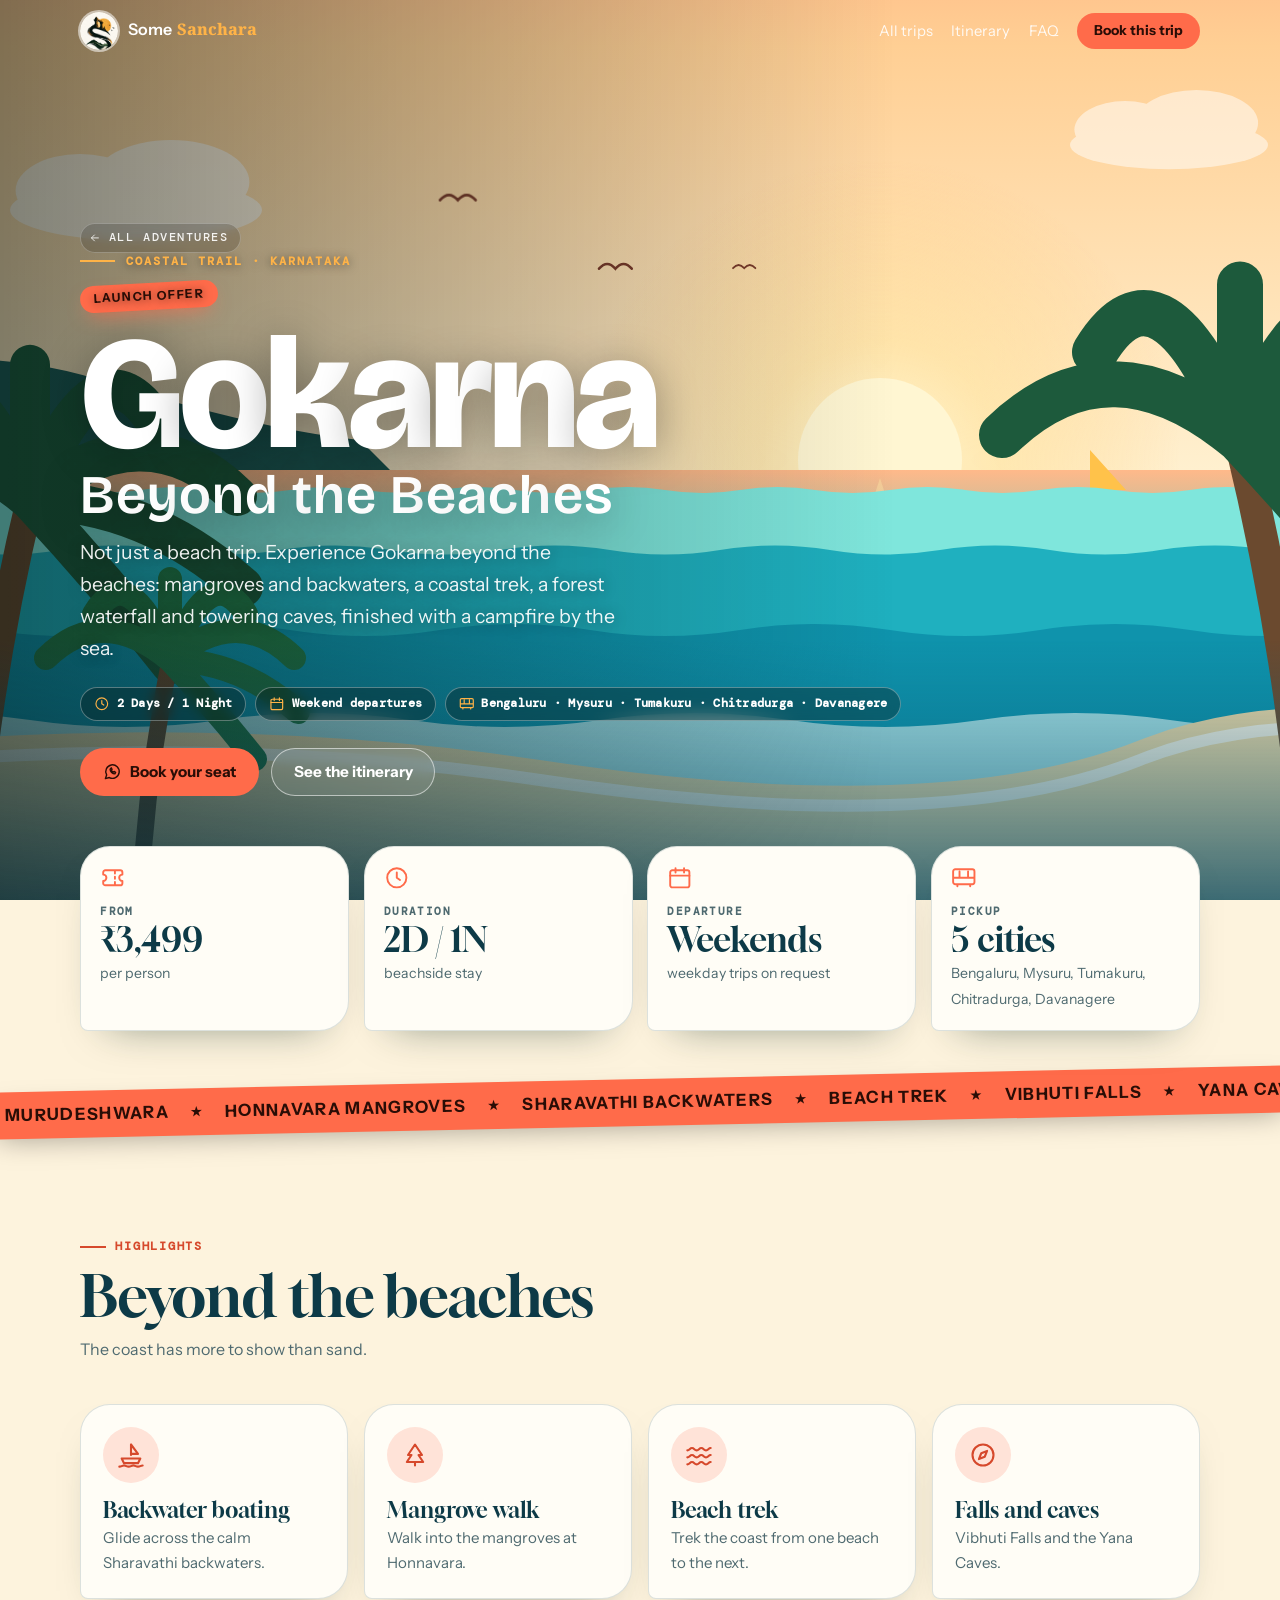
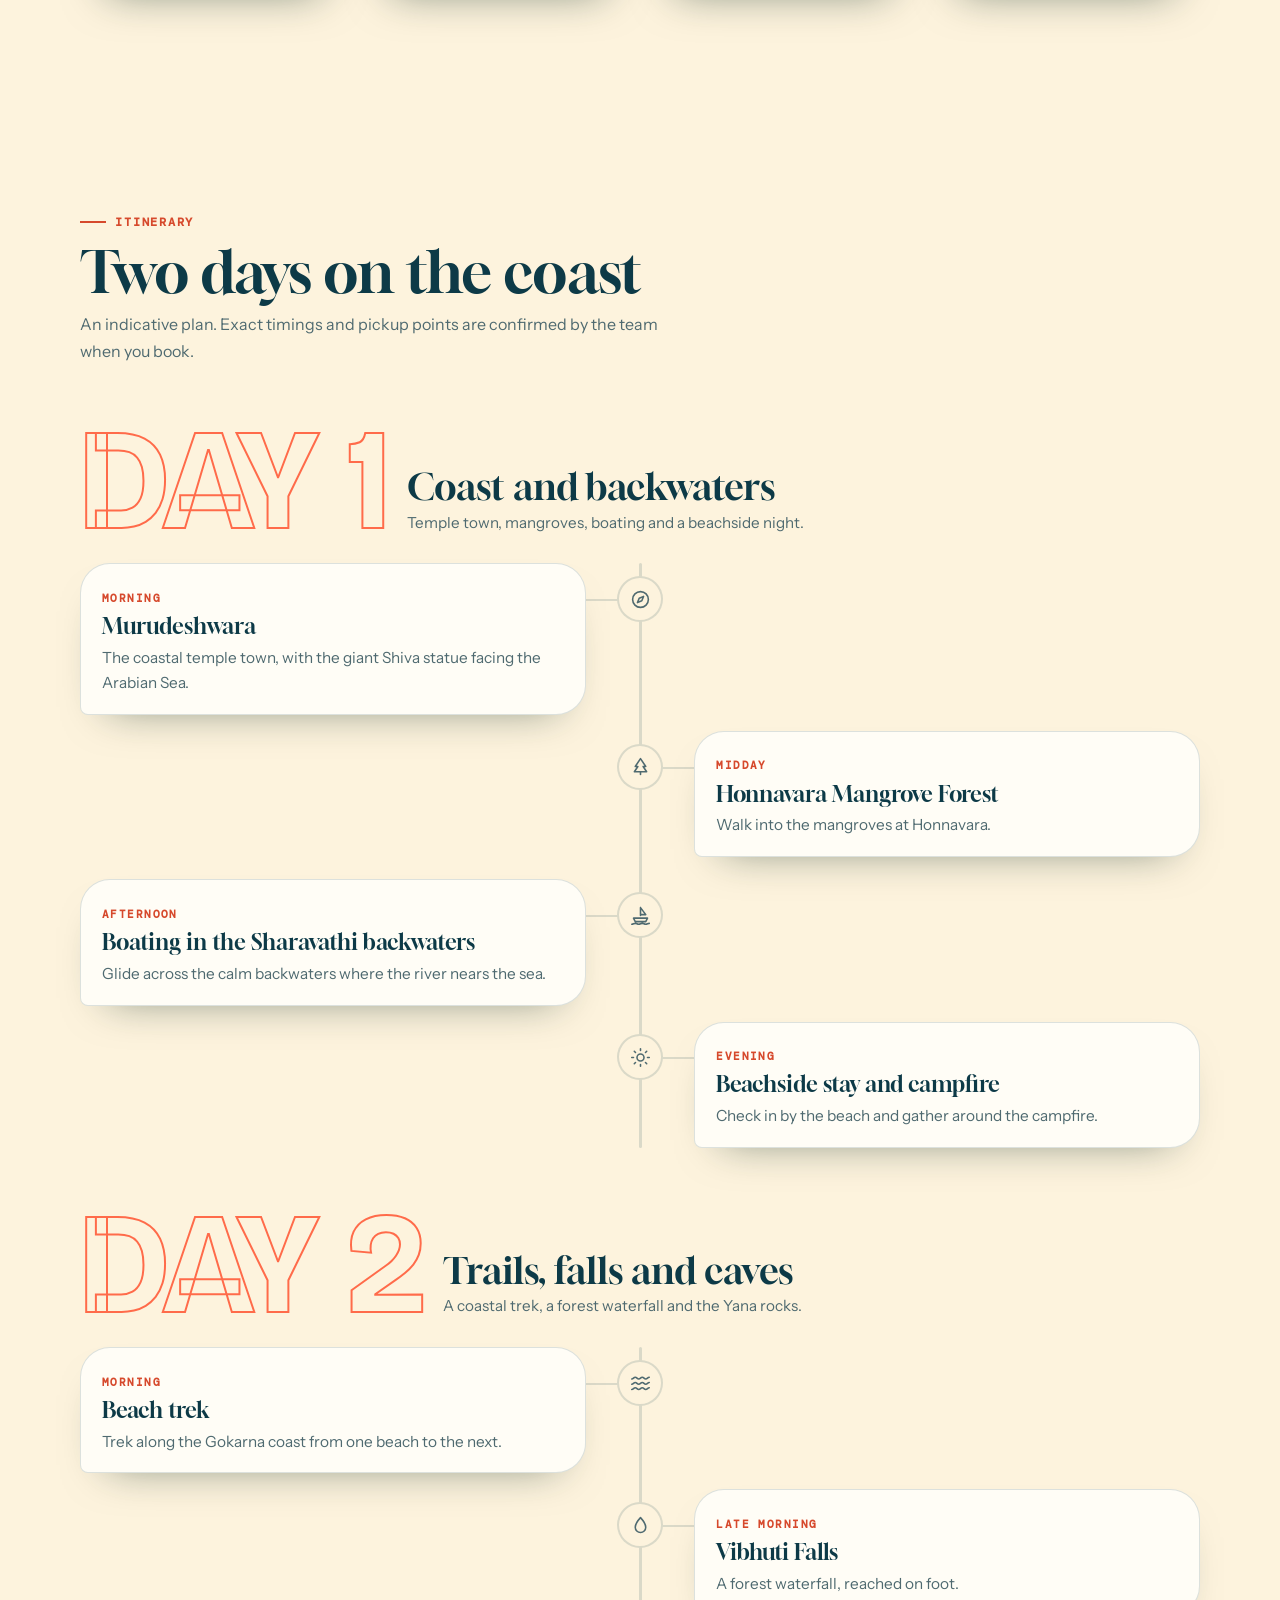
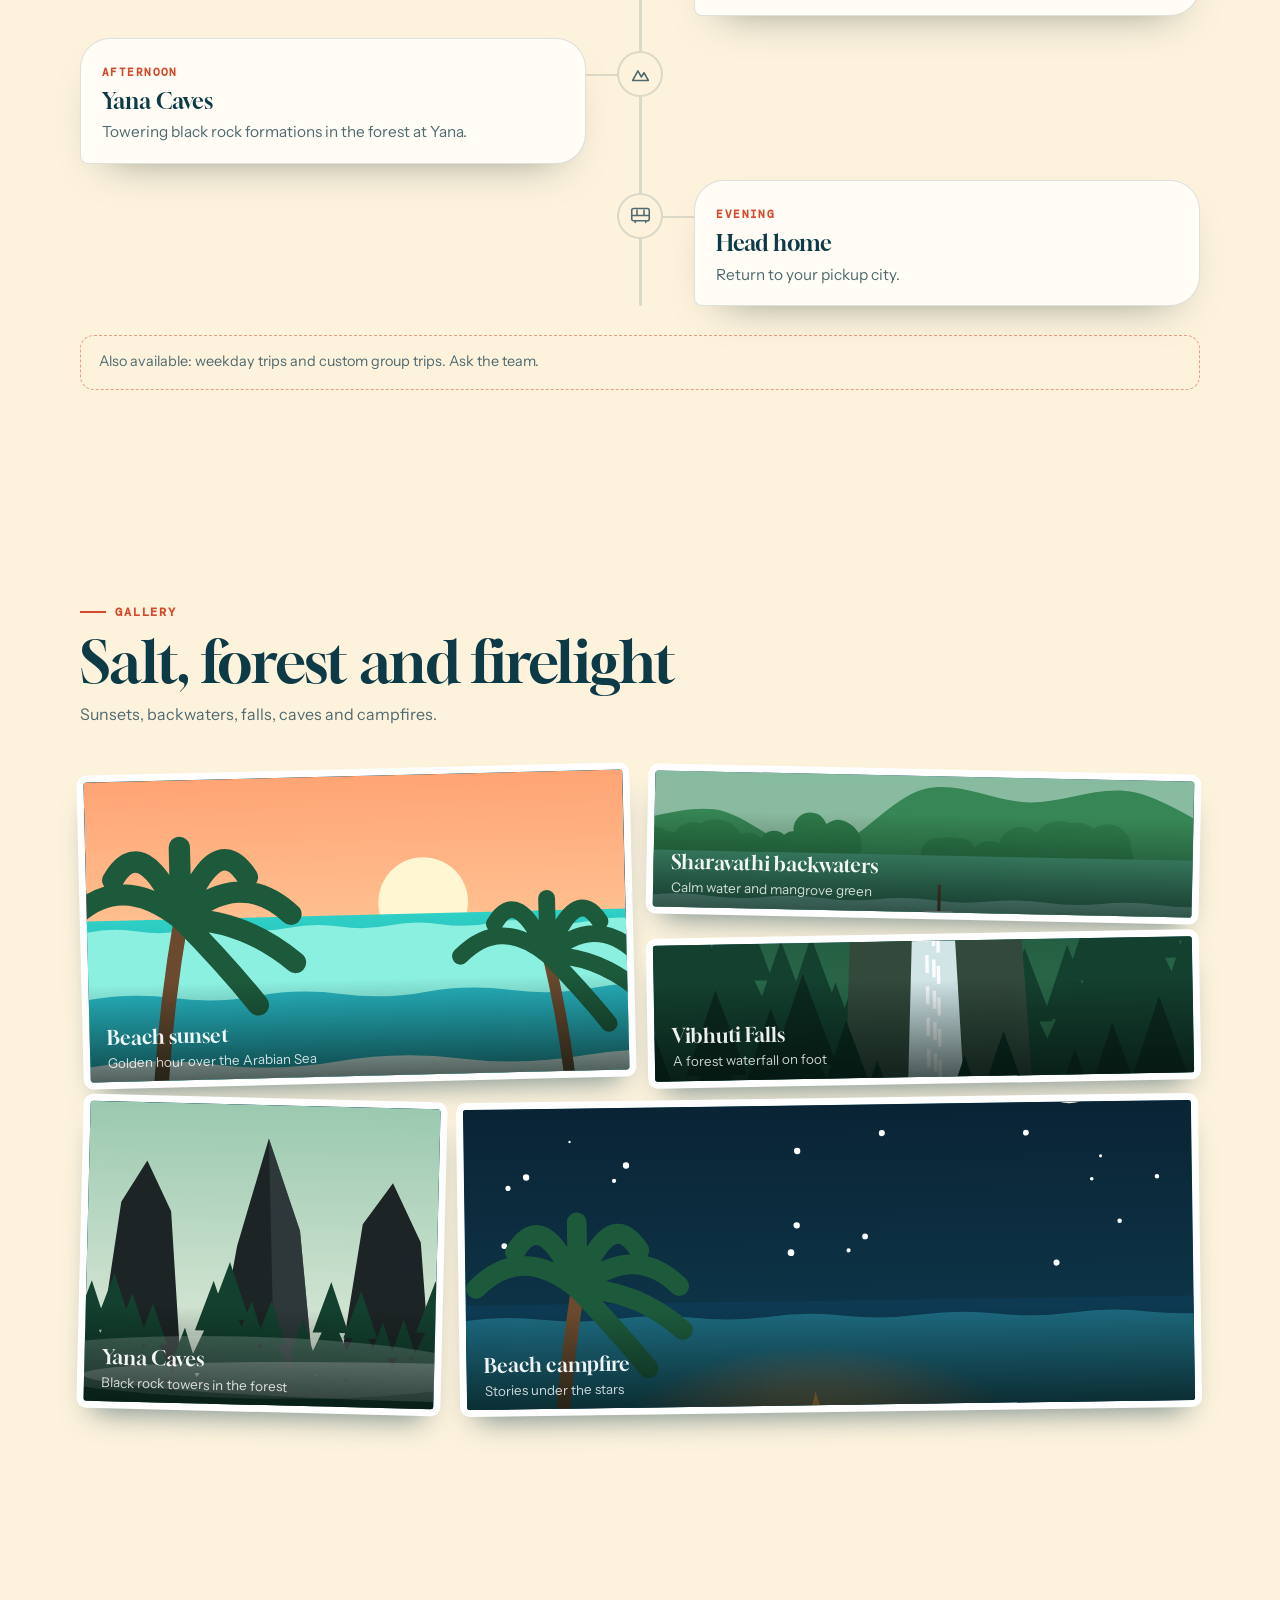
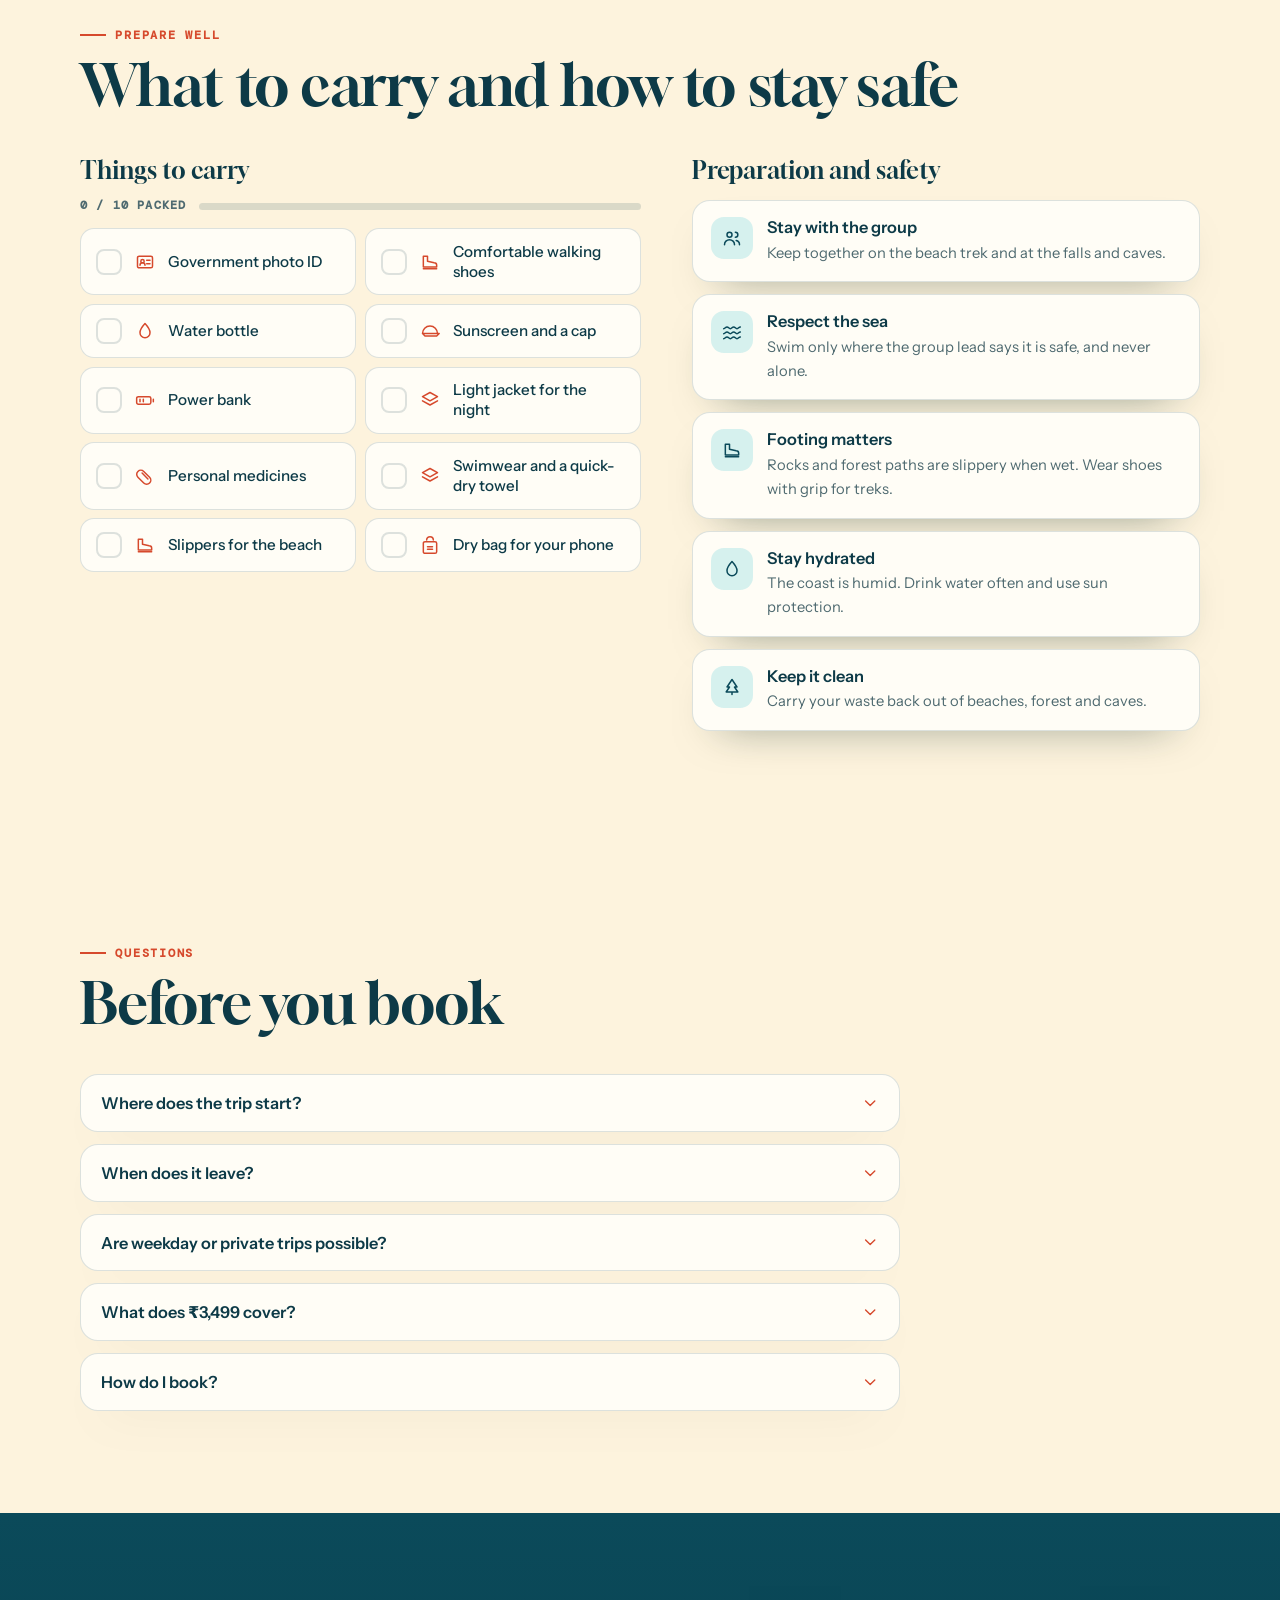
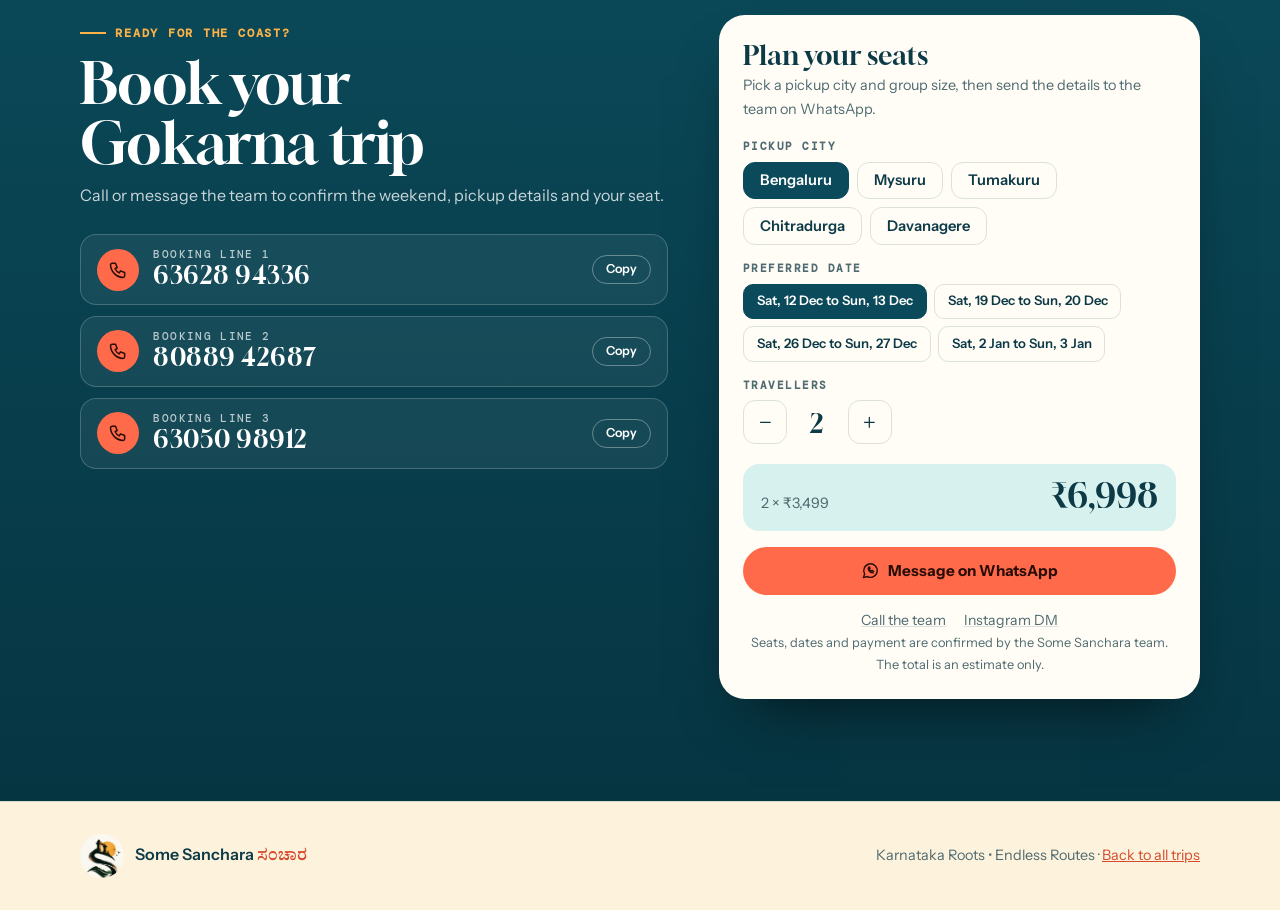
<file: itineraries/gokarna/index.html>
<!doctype html>
<html lang="en">
<head>
<meta charset="utf-8">
<meta name="viewport" content="width=device-width, initial-scale=1">
<title>Gokarna Trip beyond the Beaches | 2 Days / 1 Night | Some Sanchara</title>
<meta name="description" content="A 2-day Gokarna trip with Some Sanchara: Murudeshwara, Honnavara mangroves, Sharavathi backwater boating, beach trek, Vibhuti Falls and Yana Caves. From ₹3,499 per person.">
<meta name="theme-color" content="#0b4a5a">
<meta property="og:type" content="website"><meta property="og:site_name" content="Some Sanchara">
<meta property="og:title" content="Gokarna Trip | Some Sanchara"><meta property="og:description" content="A 2-day Gokarna trip with Some Sanchara: Murudeshwara, Honnavara mangroves, Sharavathi backwater boating, beach trek, Vibhuti Falls and Yana Caves. From ₹3,499 per person.">
<meta name="twitter:card" content="summary">
<link rel="preconnect" href="https://fonts.googleapis.com">
<link rel="preconnect" href="https://fonts.gstatic.com" crossorigin>
<link rel="stylesheet" href="https://fonts.googleapis.com/css2?family=Gloock&family=Instrument+Sans:wght@400;500;600;700&family=DM+Mono:wght@400;500;600&family=Noto+Serif+Kannada:wght@600;800&family=Bricolage+Grotesque:wght@600;800&display=swap">
<link rel="stylesheet" href="../../styles.css">
<link rel="stylesheet" href="../../scenes.css">
<link rel="stylesheet" href="../../itinerary.css">
<link rel="stylesheet" href="gokarna.css">
<link rel="icon" type="image/png" href="../../assets/logo.png">
<script src="../../itinerary.js" defer></script>
</head>
<body class="d-page gokarna-page alt-tl">
<div class="d-progress" aria-hidden="true"></div>
<header class="d-top"><div class="d-wrap in"><a class="d-brand" href="../../index.html" aria-label="Some Sanchara home"><img src="../../assets/logo.png" alt="" width="38" height="38"><span class="nm">Some <span class="kn" lang="kn">Sanchara</span></span></a><nav class="d-nav" aria-label="Main"><a class="hide-sm" href="../../index.html#trips">All trips</a><a class="hide-sm" href="#itinerary">Itinerary</a><a class="hide-sm" href="#faq">FAQ</a><a class="d-btn pri sm" href="#book">Book this trip</a></nav></div></header>
<main>
<section class="d-hero" id="top"><div class="scene" data-photo="" data-alt=""><svg class="scene-svg" viewBox="0 0 1600 900" preserveAspectRatio="xMidYMax slice" role="img" aria-label="Illustrated Gokarna beach at sunset with waves and palm trees" focusable="false"><defs><linearGradient id="gk-sky" x1="0" y1="0" x2="0" y2="1"><stop offset="0" stop-color="#ff8f6b"/><stop offset=".45" stop-color="#ffcf94"/><stop offset="1" stop-color="#fff0cf"/></linearGradient><linearGradient id="gk-sea" x1="0" y1="0" x2="0" y2="1"><stop offset="0" stop-color="#ffb98a"/><stop offset=".12" stop-color="#35c6c2"/><stop offset=".6" stop-color="#0e8aa3"/><stop offset="1" stop-color="#075a78"/></linearGradient><radialGradient id="gk-sun"><stop offset="0" stop-color="#fffbe0" stop-opacity="1"/><stop offset=".4" stop-color="#ffe29a" stop-opacity="0.55"/><stop offset="1" stop-color="#ffcf7a" stop-opacity="0"/></radialGradient><linearGradient id="gk-fade" x1="0" y1="0" x2="0" y2="1"><stop offset="0" stop-color="#075a78" stop-opacity="0"/><stop offset="1" stop-color="#0a4a63" stop-opacity="0.9"/></linearGradient></defs><g class="px" data-depth="0.02"><rect x="-300" y="-300" width="2200" height="770" fill="url(#gk-sky)"/></g><g class="px" data-depth="0.04"><circle cx="1040" cy="460" r="300" fill="url(#gk-sun)" class="glow"/><circle cx="1040" cy="460" r="82" fill="#fff6d2" class="sun"/></g><g class="px" data-depth="0.06"><g class="cloud" style="--dur:120s;--del:0s"><g transform="translate(260 190) scale(1.40)" fill="#fff" opacity="0.60"><ellipse cx="0" cy="0" rx="90" ry="22"/><ellipse cx="-40" cy="-14" rx="46" ry="26"/><ellipse cx="25" cy="-20" rx="56" ry="30"/></g></g><g class="cloud" style="--dur:140s;--del:-40s"><g transform="translate(1320 140) scale(1.10)" fill="#fff" opacity="0.50"><ellipse cx="0" cy="0" rx="90" ry="22"/><ellipse cx="-40" cy="-14" rx="46" ry="26"/><ellipse cx="25" cy="-20" rx="56" ry="30"/></g></g></g><g class="px" data-depth="0.08"><g class="bird" style="--dur:28.6s;--del:-0.3s"><g transform="translate(759 268) scale(1.17)"><path class="flap" d="M0 0q7-8 14 0 7-8 14 0" fill="none" stroke="#7a3a2a" stroke-width="2.2" stroke-linecap="round"/></g></g><g class="bird" style="--dur:38.4s;--del:-18.0s"><g transform="translate(600 199) scale(1.27)"><path class="flap" d="M0 0q7-8 14 0 7-8 14 0" fill="none" stroke="#7a3a2a" stroke-width="2.2" stroke-linecap="round"/></g></g><g class="bird" style="--dur:33.9s;--del:-4.9s"><g transform="translate(893 269) scale(0.80)"><path class="flap" d="M0 0q7-8 14 0 7-8 14 0" fill="none" stroke="#7a3a2a" stroke-width="2.2" stroke-linecap="round"/></g></g><g class="bird" style="--dur:27.3s;--del:-20.6s"><g transform="translate(1450 161) scale(1.27)"><path class="flap" d="M0 0q7-8 14 0 7-8 14 0" fill="none" stroke="#7a3a2a" stroke-width="2.2" stroke-linecap="round"/></g></g></g><g class="px" data-depth="0.1"><path d="M-80 480 L-80 400 Q100 330 260 380 T520 440 L560 480 Z" fill="#1d5a56"/></g><g class="px" data-depth="0.08"><rect x="-300" y="470" width="2200" height="1400" fill="url(#gk-sea)"/></g><g class="px" data-depth="0.1"><path d="M1040 478 h0 L960 730 H1120Z" fill="#ffe9a8" opacity=".4" class="glow"/></g><g class="px" data-depth="0.12"><g class="boat" style="transform-origin:1250px 510px"><path d="M1200 510 h100 l-14 18 h-72z" fill="#fff"/><path d="M1250 508 V450 l36 40 h-36z" fill="#ffc24a"/></g></g><g class="px" data-depth="0.12"><path class="wave wave-a" d="M-150 490 q37.5 -6.0 75.0 0 t75.0 0 q37.5 -6.0 75.0 0 t75.0 0 q37.5 -6.0 75.0 0 t75.0 0 q37.5 -6.0 75.0 0 t75.0 0 q37.5 -6.0 75.0 0 t75.0 0 q37.5 -6.0 75.0 0 t75.0 0 q37.5 -6.0 75.0 0 t75.0 0 q37.5 -6.0 75.0 0 t75.0 0 q37.5 -6.0 75.0 0 t75.0 0 q37.5 -6.0 75.0 0 t75.0 0 q37.5 -6.0 75.0 0 t75.0 0 q37.5 -6.0 75.0 0 t75.0 0 q37.5 -6.0 75.0 0 t75.0 0 q37.5 -6.0 75.0 0 t75.0 0 q37.5 -6.0 75.0 0 t75.0 0 L1900 2000 L-150 2000 Z" fill="#7fe6dc" style="--len:150px"/></g><g class="px" data-depth="0.16"><path class="wave wave-b" d="M-220 550 q55.0 -9.0 110.0 0 t110.0 0 q55.0 -9.0 110.0 0 t110.0 0 q55.0 -9.0 110.0 0 t110.0 0 q55.0 -9.0 110.0 0 t110.0 0 q55.0 -9.0 110.0 0 t110.0 0 q55.0 -9.0 110.0 0 t110.0 0 q55.0 -9.0 110.0 0 t110.0 0 q55.0 -9.0 110.0 0 t110.0 0 q55.0 -9.0 110.0 0 t110.0 0 q55.0 -9.0 110.0 0 t110.0 0 q55.0 -9.0 110.0 0 t110.0 0 q55.0 -9.0 110.0 0 t110.0 0 L2040 2000 L-220 2000 Z" fill="#1fb0bf" style="--len:220px"/></g><g class="px" data-depth="0.22"><path class="wave wave-a" d="M-300 630 q75.0 -12.0 150.0 0 t150.0 0 q75.0 -12.0 150.0 0 t150.0 0 q75.0 -12.0 150.0 0 t150.0 0 q75.0 -12.0 150.0 0 t150.0 0 q75.0 -12.0 150.0 0 t150.0 0 q75.0 -12.0 150.0 0 t150.0 0 q75.0 -12.0 150.0 0 t150.0 0 q75.0 -12.0 150.0 0 t150.0 0 q75.0 -12.0 150.0 0 t150.0 0 q75.0 -12.0 150.0 0 t150.0 0 L2200 2000 L-300 2000 Z" fill="#0f93ac" style="--len:300px"/></g><g class="px" data-depth="0.3"><path class="wave wave-b" d="M-380 720 q95.0 -14.0 190.0 0 t190.0 0 q95.0 -14.0 190.0 0 t190.0 0 q95.0 -14.0 190.0 0 t190.0 0 q95.0 -14.0 190.0 0 t190.0 0 q95.0 -14.0 190.0 0 t190.0 0 q95.0 -14.0 190.0 0 t190.0 0 q95.0 -14.0 190.0 0 t190.0 0 q95.0 -14.0 190.0 0 t190.0 0 q95.0 -14.0 190.0 0 t190.0 0 L2360 2000 L-380 2000 Z" fill="#e8fffb" opacity=".7" style="--len:380px"/></g><g class="px" data-depth="0.4"><path d="M-200 900 L-200 770 Q300 700 700 760 T1300 740 T1900 770 V900Z" fill="#f2d9a6"/><path d="M-200 790 Q300 720 700 780 T1300 760 T1900 790" stroke="#fff" stroke-width="12" fill="none" opacity=".7"/></g><g class="px" data-depth="0.55"><g class="palm"><path d="M130 900 Q142 700 190 500" stroke="#6b4a2f" stroke-width="28" fill="none" stroke-linecap="round"/><g class="fronds" style="transform-origin:190px 500px"><path d="M190 500 Q77 405 -17 496M190 500 Q121 329 64 423M190 500 Q190 300 190 396M190 500 Q259 329 316 423M190 500 Q303 405 397 496M190 500 Q306 501 403 587M190 500 Q267 583 331 664" stroke="#1d5a3c" stroke-width="40" fill="none" stroke-linecap="round"/></g></g><g class="palm"><path d="M1470 900 Q1456 670 1400 440" stroke="#6b4a2f" stroke-width="32" fill="none" stroke-linecap="round"/><g class="fronds" style="transform-origin:1400px 440px"><path d="M1400 440 Q1270 331 1162 435M1400 440 Q1321 243 1255 352M1400 440 Q1400 210 1400 320M1400 440 Q1479 243 1545 352M1400 440 Q1530 331 1638 435M1400 440 Q1533 442 1644 540M1400 440 Q1489 535 1563 629" stroke="#1d5a3c" stroke-width="46" fill="none" stroke-linecap="round"/></g></g><g class="palm"><path d="M300 900 Q306 780 330 660" stroke="#6b4a2f" stroke-width="17" fill="none" stroke-linecap="round"/><g class="fronds" style="transform-origin:330px 660px"><path d="M330 660 Q262 603 206 658M330 660 Q289 557 254 614M330 660 Q330 540 330 598M330 660 Q371 557 406 614M330 660 Q398 603 454 658M330 660 Q400 661 458 712M330 660 Q376 710 415 759" stroke="#237a4a" stroke-width="24" fill="none" stroke-linecap="round"/></g></g></g><g class="px" data-depth="0.5"><circle class="spark" cx="381" cy="736" r="2.1" style="--dur:11.8s;--del:-8.8s;--dx:-35px"/><circle class="spark" cx="21" cy="841" r="1.9" style="--dur:8.9s;--del:-13.9s;--dx:-2px"/><circle class="spark" cx="1338" cy="711" r="2.6" style="--dur:8.2s;--del:-8.9s;--dx:29px"/><circle class="spark" cx="837" cy="807" r="2.6" style="--dur:7.5s;--del:-10.6s;--dx:7px"/><circle class="spark" cx="482" cy="551" r="3.0" style="--dur:10.8s;--del:-10.1s;--dx:30px"/><circle class="spark" cx="1143" cy="872" r="2.1" style="--dur:13.4s;--del:-6.2s;--dx:35px"/><circle class="spark" cx="1406" cy="575" r="1.6" style="--dur:8.7s;--del:-13.5s;--dx:-5px"/><circle class="spark" cx="1003" cy="648" r="2.3" style="--dur:10.1s;--del:-4.9s;--dx:7px"/><circle class="spark" cx="935" cy="866" r="2.6" style="--dur:14.4s;--del:-12.0s;--dx:39px"/><circle class="spark" cx="1074" cy="599" r="2.9" style="--dur:14.7s;--del:-12.7s;--dx:6px"/><circle class="spark" cx="1142" cy="616" r="2.9" style="--dur:11.6s;--del:-4.0s;--dx:-35px"/><circle class="spark" cx="1366" cy="896" r="1.6" style="--dur:13.4s;--del:-5.7s;--dx:-28px"/><circle class="spark" cx="470" cy="817" r="3.0" style="--dur:7.4s;--del:-8.6s;--dx:-36px"/><circle class="spark" cx="1150" cy="659" r="3.0" style="--dur:14.8s;--del:-7.1s;--dx:40px"/><circle class="spark" cx="495" cy="568" r="2.5" style="--dur:7.3s;--del:-2.8s;--dx:-7px"/><circle class="spark" cx="977" cy="596" r="1.5" style="--dur:13.9s;--del:-4.4s;--dx:37px"/></g><rect x="-300" y="640" width="2200" height="300" fill="url(#gk-fade)" pointer-events="none"/></svg></div><div class="in"><a class="d-crumb" href="../../index.html#trips" style="--i:0"><svg class="ic" viewBox="0 0 24 24" fill="none" stroke="currentColor" stroke-width="1.8" stroke-linecap="round" stroke-linejoin="round" aria-hidden="true"><path d="M5 12h14M13 6l6 6-6 6"/></svg> All adventures</a><p class="d-eyebrow" style="--i:1">Coastal trail · Karnataka</p><span class="d-eyebrow" style="--i:1;margin-top:.8rem"><span class="g-badge">Launch offer</span></span><h1 class="h-title" aria-label="Gokarna Beyond the Beaches" style="animation:none"><span class="w" aria-hidden="true"><span class="ch" style="--i:0">G</span><span class="ch" style="--i:1">o</span><span class="ch" style="--i:2">k</span><span class="ch" style="--i:3">a</span><span class="ch" style="--i:4">r</span><span class="ch" style="--i:5">n</span><span class="ch" style="--i:6">a</span></span><span class="w w2" aria-hidden="true"><span class="ch" style="--i:7">B</span><span class="ch" style="--i:8">e</span><span class="ch" style="--i:9">y</span><span class="ch" style="--i:10">o</span><span class="ch" style="--i:11">n</span><span class="ch" style="--i:12">d</span><span class="ch" style="--i:13">&nbsp;</span><span class="ch" style="--i:14">t</span><span class="ch" style="--i:15">h</span><span class="ch" style="--i:16">e</span><span class="ch" style="--i:17">&nbsp;</span><span class="ch" style="--i:18">B</span><span class="ch" style="--i:19">e</span><span class="ch" style="--i:20">a</span><span class="ch" style="--i:21">c</span><span class="ch" style="--i:22">h</span><span class="ch" style="--i:23">e</span><span class="ch" style="--i:24">s</span></span></h1><p class="d-lede" style="--i:3">Not just a beach trip. Experience Gokarna beyond the beaches: mangroves and backwaters, a coastal trek, a forest waterfall and towering caves, finished with a campfire by the sea.</p><div class="d-chips" style="--i:4"><span class="d-chip"><svg class="ic" viewBox="0 0 24 24" fill="none" stroke="currentColor" stroke-width="1.8" stroke-linecap="round" stroke-linejoin="round" aria-hidden="true"><circle cx="12" cy="12" r="9"/><path d="M12 7v5l3 2"/></svg>2 Days / 1 Night</span><span class="d-chip"><svg class="ic" viewBox="0 0 24 24" fill="none" stroke="currentColor" stroke-width="1.8" stroke-linecap="round" stroke-linejoin="round" aria-hidden="true"><rect x="3" y="5" width="18" height="16" rx="2"/><path d="M3 10h18M8 3v4M16 3v4"/></svg>Weekend departures</span><span class="d-chip"><svg class="ic" viewBox="0 0 24 24" fill="none" stroke="currentColor" stroke-width="1.8" stroke-linecap="round" stroke-linejoin="round" aria-hidden="true"><path d="M8 6v6M16 6v6M2 12h20M7 18h10M4 4h16a2 2 0 0 1 2 2v10a2 2 0 0 1-2 2H4a2 2 0 0 1-2-2V6a2 2 0 0 1 2-2zM6 18v2M18 18v2"/></svg>Bengaluru · Mysuru · Tumakuru · Chitradurga · Davanagere</span></div><div class="d-cta-row" style="--i:5"><a class="d-btn pri" href="#book"><svg class="ic" viewBox="0 0 24 24" fill="none" stroke="currentColor" stroke-width="1.8" stroke-linecap="round" stroke-linejoin="round" aria-hidden="true"><path d="M3 21l1.6-4.7A8.5 8.5 0 1 1 8 19.6z"/><path d="M9 9c0 3 3 6 6 6l1-2-2-1-1 .8c-1-.4-2-1.4-2.4-2.4l.8-1-1-2z"/></svg> Book your seat</a><a class="d-btn ghost" href="#itinerary">See the itinerary</a></div></div><span class="d-cue" aria-hidden="true"></span></section>
<section class="d-stats"><div class="d-wrap"><div class="stat-grid"><div class="stat rv" style="--d:0ms"><svg class="ic" viewBox="0 0 24 24" fill="none" stroke="currentColor" stroke-width="1.8" stroke-linecap="round" stroke-linejoin="round" aria-hidden="true"><path d="M3 9V7a2 2 0 0 1 2-2h14a2 2 0 0 1 2 2v2a3 3 0 0 0 0 6v2a2 2 0 0 1-2 2H5a2 2 0 0 1-2-2v-2a3 3 0 0 0 0-6zM14 5v3M14 11v2M14 16v3"/></svg><small>From</small><b>₹<span data-count="3499">3,499</span></b><span>per person</span></div><div class="stat rv" style="--d:90ms"><svg class="ic" viewBox="0 0 24 24" fill="none" stroke="currentColor" stroke-width="1.8" stroke-linecap="round" stroke-linejoin="round" aria-hidden="true"><circle cx="12" cy="12" r="9"/><path d="M12 7v5l3 2"/></svg><small>Duration</small><b>2D / 1N</b><span>beachside stay</span></div><div class="stat rv" style="--d:180ms"><svg class="ic" viewBox="0 0 24 24" fill="none" stroke="currentColor" stroke-width="1.8" stroke-linecap="round" stroke-linejoin="round" aria-hidden="true"><rect x="3" y="5" width="18" height="16" rx="2"/><path d="M3 10h18M8 3v4M16 3v4"/></svg><small>Departure</small><b>Weekends</b><span>weekday trips on request</span></div><div class="stat rv" style="--d:270ms"><svg class="ic" viewBox="0 0 24 24" fill="none" stroke="currentColor" stroke-width="1.8" stroke-linecap="round" stroke-linejoin="round" aria-hidden="true"><path d="M8 6v6M16 6v6M2 12h20M7 18h10M4 4h16a2 2 0 0 1 2 2v10a2 2 0 0 1-2 2H4a2 2 0 0 1-2-2V6a2 2 0 0 1 2-2zM6 18v2M18 18v2"/></svg><small>Pickup</small><b>5 cities</b><span>Bengaluru, Mysuru, Tumakuru, Chitradurga, Davanagere</span></div></div></div></section>
<div class="g-ticker" aria-hidden="true"><div class="track"><span>Murudeshwara</span><span>Honnavara Mangroves</span><span>Sharavathi Backwaters</span><span>Beach Trek</span><span>Vibhuti Falls</span><span>Yana Caves</span><span>Beach Campfire</span><span>Murudeshwara</span><span>Honnavara Mangroves</span><span>Sharavathi Backwaters</span><span>Beach Trek</span><span>Vibhuti Falls</span><span>Yana Caves</span><span>Beach Campfire</span><span>Murudeshwara</span><span>Honnavara Mangroves</span><span>Sharavathi Backwaters</span><span>Beach Trek</span><span>Vibhuti Falls</span><span>Yana Caves</span><span>Beach Campfire</span><span>Murudeshwara</span><span>Honnavara Mangroves</span><span>Sharavathi Backwaters</span><span>Beach Trek</span><span>Vibhuti Falls</span><span>Yana Caves</span><span>Beach Campfire</span></div></div>
<section class="d-sec"><div class="d-wrap"><div class="d-head rv"><span class="d-kick">Highlights</span><h2 class="d-h2">Beyond the beaches</h2><p class="d-sub">The coast has more to show than sand.</p></div><div class="card-grid"><article class="icard rv" style="--d:0ms"><span class="badge"><svg class="ic" viewBox="0 0 24 24" fill="none" stroke="currentColor" stroke-width="1.8" stroke-linecap="round" stroke-linejoin="round" aria-hidden="true"><path d="M12 3v9M12 3l6 8h-6M4 15h16l-2 4H6zM2 22c2 0 2-1 4-1s2 1 4 1 2-1 4-1 2 1 4 1 2-1 4-1"/></svg></span><h3>Backwater boating</h3><p>Glide across the calm Sharavathi backwaters.</p></article><article class="icard rv" style="--d:90ms"><span class="badge"><svg class="ic" viewBox="0 0 24 24" fill="none" stroke="currentColor" stroke-width="1.8" stroke-linecap="round" stroke-linejoin="round" aria-hidden="true"><path d="M12 3 6 12h3l-4 6h14l-4-6h3zM12 18v3"/></svg></span><h3>Mangrove walk</h3><p>Walk into the mangroves at Honnavara.</p></article><article class="icard rv" style="--d:180ms"><span class="badge"><svg class="ic" viewBox="0 0 24 24" fill="none" stroke="currentColor" stroke-width="1.8" stroke-linecap="round" stroke-linejoin="round" aria-hidden="true"><path d="M2 8c2 0 2-2 4-2s2 2 4 2 2-2 4-2 2 2 4 2 2-2 4-2M2 14c2 0 2-2 4-2s2 2 4 2 2-2 4-2 2 2 4 2 2-2 4-2M2 20c2 0 2-2 4-2s2 2 4 2 2-2 4-2 2 2 4 2 2-2 4-2"/></svg></span><h3>Beach trek</h3><p>Trek the coast from one beach to the next.</p></article><article class="icard rv" style="--d:270ms"><span class="badge"><svg class="ic" viewBox="0 0 24 24" fill="none" stroke="currentColor" stroke-width="1.8" stroke-linecap="round" stroke-linejoin="round" aria-hidden="true"><circle cx="12" cy="12" r="9"/><path d="m15.5 8.5-2 5-5 2 2-5z"/></svg></span><h3>Falls and caves</h3><p>Vibhuti Falls and the Yana Caves.</p></article></div></div></section>
<section class="d-sec" id="itinerary"><div class="d-wrap"><div class="d-head rv"><span class="d-kick">Itinerary</span><h2 class="d-h2">Two days on the coast</h2><p class="d-sub">An indicative plan. Exact timings and pickup points are confirmed by the team when you book.</p></div><div class="day-ban rv"><span class="dn">Day 1</span><div><h3>Coast and backwaters</h3><p>Temple town, mangroves, boating and a beachside night.</p></div></div><ol class="tline" data-tline><li class="tl-item rv" data-fx="left"><span class="tl-node"><svg class="ic" viewBox="0 0 24 24" fill="none" stroke="currentColor" stroke-width="1.8" stroke-linecap="round" stroke-linejoin="round" aria-hidden="true"><circle cx="12" cy="12" r="9"/><path d="m15.5 8.5-2 5-5 2 2-5z"/></svg></span><div class="tl-card"><span class="tl-time">Morning</span><h3>Murudeshwara</h3><p>The coastal temple town, with the giant Shiva statue facing the Arabian Sea.</p></div></li><li class="tl-item rv" data-fx="right"><span class="tl-node"><svg class="ic" viewBox="0 0 24 24" fill="none" stroke="currentColor" stroke-width="1.8" stroke-linecap="round" stroke-linejoin="round" aria-hidden="true"><path d="M12 3 6 12h3l-4 6h14l-4-6h3zM12 18v3"/></svg></span><div class="tl-card"><span class="tl-time">Midday</span><h3>Honnavara Mangrove Forest</h3><p>Walk into the mangroves at Honnavara.</p></div></li><li class="tl-item rv" data-fx="left"><span class="tl-node"><svg class="ic" viewBox="0 0 24 24" fill="none" stroke="currentColor" stroke-width="1.8" stroke-linecap="round" stroke-linejoin="round" aria-hidden="true"><path d="M12 3v9M12 3l6 8h-6M4 15h16l-2 4H6zM2 22c2 0 2-1 4-1s2 1 4 1 2-1 4-1 2 1 4 1 2-1 4-1"/></svg></span><div class="tl-card"><span class="tl-time">Afternoon</span><h3>Boating in the Sharavathi backwaters</h3><p>Glide across the calm backwaters where the river nears the sea.</p></div></li><li class="tl-item rv" data-fx="right"><span class="tl-node"><svg class="ic" viewBox="0 0 24 24" fill="none" stroke="currentColor" stroke-width="1.8" stroke-linecap="round" stroke-linejoin="round" aria-hidden="true"><circle cx="12" cy="12" r="4"/><path d="M12 2v2M12 20v2M4.9 4.9l1.4 1.4M17.7 17.7l1.4 1.4M2 12h2M20 12h2M4.9 19.1l1.4-1.4M17.7 6.3l1.4-1.4"/></svg></span><div class="tl-card"><span class="tl-time">Evening</span><h3>Beachside stay and campfire</h3><p>Check in by the beach and gather around the campfire.</p></div></li></ol><div class="day-ban rv"><span class="dn">Day 2</span><div><h3>Trails, falls and caves</h3><p>A coastal trek, a forest waterfall and the Yana rocks.</p></div></div><ol class="tline" data-tline><li class="tl-item rv" data-fx="left"><span class="tl-node"><svg class="ic" viewBox="0 0 24 24" fill="none" stroke="currentColor" stroke-width="1.8" stroke-linecap="round" stroke-linejoin="round" aria-hidden="true"><path d="M2 8c2 0 2-2 4-2s2 2 4 2 2-2 4-2 2 2 4 2 2-2 4-2M2 14c2 0 2-2 4-2s2 2 4 2 2-2 4-2 2 2 4 2 2-2 4-2M2 20c2 0 2-2 4-2s2 2 4 2 2-2 4-2 2 2 4 2 2-2 4-2"/></svg></span><div class="tl-card"><span class="tl-time">Morning</span><h3>Beach trek</h3><p>Trek along the Gokarna coast from one beach to the next.</p></div></li><li class="tl-item rv" data-fx="right"><span class="tl-node"><svg class="ic" viewBox="0 0 24 24" fill="none" stroke="currentColor" stroke-width="1.8" stroke-linecap="round" stroke-linejoin="round" aria-hidden="true"><path d="M12 3s6 6.5 6 11a6 6 0 0 1-12 0c0-4.5 6-11 6-11z"/></svg></span><div class="tl-card"><span class="tl-time">Late morning</span><h3>Vibhuti Falls</h3><p>A forest waterfall, reached on foot.</p></div></li><li class="tl-item rv" data-fx="left"><span class="tl-node"><svg class="ic" viewBox="0 0 24 24" fill="none" stroke="currentColor" stroke-width="1.8" stroke-linecap="round" stroke-linejoin="round" aria-hidden="true"><path d="M3 20 9 9l4 7 3-5 5 9z"/></svg></span><div class="tl-card"><span class="tl-time">Afternoon</span><h3>Yana Caves</h3><p>Towering black rock formations in the forest at Yana.</p></div></li><li class="tl-item rv" data-fx="right"><span class="tl-node"><svg class="ic" viewBox="0 0 24 24" fill="none" stroke="currentColor" stroke-width="1.8" stroke-linecap="round" stroke-linejoin="round" aria-hidden="true"><path d="M8 6v6M16 6v6M2 12h20M7 18h10M4 4h16a2 2 0 0 1 2 2v10a2 2 0 0 1-2 2H4a2 2 0 0 1-2-2V6a2 2 0 0 1 2-2zM6 18v2M18 18v2"/></svg></span><div class="tl-card"><span class="tl-time">Evening</span><h3>Head home</h3><p>Return to your pickup city.</p></div></li></ol><p class="d-note rv">Also available: weekday trips and custom group trips. Ask the team.</p></div></section>
<section class="d-sec" id="gallery"><div class="d-wrap"><div class="d-head rv"><span class="d-kick">Gallery</span><h2 class="d-h2">Salt, forest and firelight</h2><p class="d-sub">Sunsets, backwaters, falls, caves and campfires.</p></div><div class="d-gallery"><figure class="tile rv" data-fx="zoom" data-photo="" style="--d:0ms;margin:0"><svg class="tile-svg" viewBox="0 0 480 360" preserveAspectRatio="xMidYMid slice" role="img" aria-label="Beach sunset with palms" focusable="false"><defs><linearGradient id="g1" x1="0" y1="0" x2="0" y2="1"><stop offset="0" stop-color="#ff9a6b"/><stop offset="1" stop-color="#ffe8b8"/></linearGradient><linearGradient id="g1s" x1="0" y1="0" x2="0" y2="1"><stop offset="0" stop-color="#2fd0c6"/><stop offset="1" stop-color="#0b6f87"/></linearGradient></defs><rect width="480" height="360" fill="url(#g1)"/><circle cx="300" cy="160" r="40" fill="#fff6d2"/><rect y="170" width="480" height="200" fill="url(#g1s)"/><path class="wave wave-a" d="M-90 180 q22.5 -4.0 45.0 0 t45.0 0 q22.5 -4.0 45.0 0 t45.0 0 q22.5 -4.0 45.0 0 t45.0 0 q22.5 -4.0 45.0 0 t45.0 0 q22.5 -4.0 45.0 0 t45.0 0 q22.5 -4.0 45.0 0 t45.0 0 q22.5 -4.0 45.0 0 t45.0 0 q22.5 -4.0 45.0 0 t45.0 0 q22.5 -4.0 45.0 0 t45.0 0 q22.5 -4.0 45.0 0 t45.0 0 L660 2000 L-90 2000 Z" fill="#8cf0e1" style="--len:90px"/><path class="wave wave-b" d="M-150 240 q37.5 -6.0 75.0 0 t75.0 0 q37.5 -6.0 75.0 0 t75.0 0 q37.5 -6.0 75.0 0 t75.0 0 q37.5 -6.0 75.0 0 t75.0 0 q37.5 -6.0 75.0 0 t75.0 0 q37.5 -6.0 75.0 0 t75.0 0 q37.5 -6.0 75.0 0 t75.0 0 q37.5 -6.0 75.0 0 t75.0 0 L780 2000 L-150 2000 Z" fill="#27b3bf" style="--len:150px"/><path class="wave wave-a" d="M-220 300 q55.0 -8.0 110.0 0 t110.0 0 q55.0 -8.0 110.0 0 t110.0 0 q55.0 -8.0 110.0 0 t110.0 0 q55.0 -8.0 110.0 0 t110.0 0 q55.0 -8.0 110.0 0 t110.0 0 q55.0 -8.0 110.0 0 t110.0 0 q55.0 -8.0 110.0 0 t110.0 0 L920 2000 L-220 2000 Z" fill="#e8fffb" style="--len:220px"/><g class="palm"><path d="M60 360 Q65 265 84 170" stroke="#6b4a2f" stroke-width="13" fill="none" stroke-linecap="round"/><g class="fronds" style="transform-origin:84px 170px"><path d="M84 170 Q30 125 -14 168M84 170 Q51 89 24 134M84 170 Q84 75 84 121M84 170 Q117 89 144 134M84 170 Q138 125 182 168M84 170 Q139 171 185 211M84 170 Q121 209 151 248" stroke="#1d5a3c" stroke-width="19" fill="none" stroke-linecap="round"/></g></g><g class="palm"><path d="M430 360 Q426 285 410 210" stroke="#6b4a2f" stroke-width="10" fill="none" stroke-linecap="round"/><g class="fronds" style="transform-origin:410px 210px"><path d="M410 210 Q368 174 332 209M410 210 Q384 146 363 181M410 210 Q410 135 410 171M410 210 Q436 146 457 181M410 210 Q452 174 488 209M410 210 Q453 211 490 243M410 210 Q439 241 463 272" stroke="#1d5a3c" stroke-width="15" fill="none" stroke-linecap="round"/></g></g></svg><figcaption><b>Beach sunset</b><span>Golden hour over the Arabian Sea</span></figcaption></figure><figure class="tile rv" data-fx="zoom" data-photo="" style="--d:80ms;margin:0"><svg class="tile-svg" viewBox="0 0 480 360" preserveAspectRatio="xMidYMid slice" role="img" aria-label="Calm backwaters with a boat" focusable="false"><defs><linearGradient id="g2" x1="0" y1="0" x2="0" y2="1"><stop offset="0" stop-color="#bfe8e0"/><stop offset="1" stop-color="#f4fbf0"/></linearGradient><linearGradient id="g2w" x1="0" y1="0" x2="0" y2="1"><stop offset="0" stop-color="#5fb7a0"/><stop offset="1" stop-color="#2f7f6e"/></linearGradient></defs><rect width="480" height="360" fill="url(#g2)"/><path d="M-40 171 C-24 168 22 150 53 153 C84 156 116 193 147 189 C178 186 209 139 240 131 C271 123 302 141 333 141 C364 141 396 124 427 130 C458 136 504 167 520 174 L520 2000 L-40 2000 Z" fill="#3f8f5f"/><g fill="#2d7a4a"><circle cx="-25" cy="190" r="21"/><circle cx="-2" cy="193" r="24"/><circle cx="11" cy="194" r="21"/><circle cx="-23" cy="192" r="25"/></g><g fill="#2d7a4a"><circle cx="84" cy="188" r="15"/><circle cx="54" cy="193" r="14"/><circle cx="67" cy="190" r="19"/><circle cx="79" cy="192" r="16"/></g><g fill="#2d7a4a"><circle cx="55" cy="189" r="27"/><circle cx="35" cy="186" r="21"/><circle cx="44" cy="204" r="18"/><circle cx="27" cy="195" r="17"/></g><g fill="#2d7a4a"><circle cx="361" cy="181" r="24"/><circle cx="338" cy="197" r="17"/><circle cx="335" cy="197" r="17"/><circle cx="327" cy="183" r="20"/></g><g fill="#2d7a4a"><circle cx="523" cy="189" r="17"/><circle cx="515" cy="191" r="16"/><circle cx="543" cy="175" r="22"/><circle cx="526" cy="184" r="23"/></g><g fill="#2d7a4a"><circle cx="376" cy="182" r="24"/><circle cx="404" cy="180" r="21"/><circle cx="372" cy="188" r="22"/><circle cx="404" cy="190" r="23"/></g><g fill="#2d7a4a"><circle cx="113" cy="193" r="14"/><circle cx="110" cy="188" r="12"/><circle cx="130" cy="192" r="12"/><circle cx="107" cy="184" r="13"/></g><g fill="#2d7a4a"><circle cx="164" cy="175" r="15"/><circle cx="151" cy="180" r="15"/><circle cx="139" cy="169" r="15"/><circle cx="164" cy="182" r="21"/></g><g fill="#2d7a4a"><circle cx="139" cy="186" r="9"/><circle cx="121" cy="183" r="10"/><circle cx="136" cy="181" r="12"/><circle cx="124" cy="182" r="11"/></g><g fill="#2d7a4a"><circle cx="40" cy="198" r="22"/><circle cx="46" cy="198" r="16"/><circle cx="37" cy="207" r="16"/><circle cx="38" cy="190" r="22"/></g><g fill="#2d7a4a"><circle cx="264" cy="192" r="19"/><circle cx="253" cy="196" r="14"/><circle cx="273" cy="188" r="14"/><circle cx="253" cy="189" r="15"/></g><g fill="#2d7a4a"><circle cx="319" cy="198" r="19"/><circle cx="329" cy="200" r="20"/><circle cx="328" cy="199" r="15"/><circle cx="299" cy="194" r="18"/></g><rect y="190" width="480" height="180" fill="url(#g2w)"/><path opacity=".45" transform="scale(1 -1) translate(0 -428)" d="M-40 203 C-24 201 22 196 53 194 C84 192 116 191 147 191 C178 192 209 196 240 196 C271 195 302 191 333 191 C364 190 396 194 427 195 C458 195 504 193 520 193 L520 2000 L-40 2000 Z" fill="#2d7a4a"/><path class="wave wave-a" d="M-100 230 q25.0 -3.0 50.0 0 t50.0 0 q25.0 -3.0 50.0 0 t50.0 0 q25.0 -3.0 50.0 0 t50.0 0 q25.0 -3.0 50.0 0 t50.0 0 q25.0 -3.0 50.0 0 t50.0 0 q25.0 -3.0 50.0 0 t50.0 0 q25.0 -3.0 50.0 0 t50.0 0 q25.0 -3.0 50.0 0 t50.0 0 q25.0 -3.0 50.0 0 t50.0 0 L680 2000 L-100 2000 Z" fill="#8cd8c4" style="--len:100px"/><g transform="translate(260 260) scale(.9)"><path d="M-50 0h100l-14 16h-72z" fill="#f4f1e8"/><rect x="-14" y="-18" width="28" height="18" fill="#fff"/><path d="M0 -18V-44" stroke="#6b4a2f" stroke-width="3"/></g><g class="bird" style="--dur:28.8s;--del:-2.0s"><g transform="translate(113 45) scale(0.98)"><path class="flap" d="M0 0q7-8 14 0 7-8 14 0" fill="none" stroke="#4a6a60" stroke-width="2.2" stroke-linecap="round"/></g></g><g class="bird" style="--dur:39.8s;--del:-6.7s"><g transform="translate(193 86) scale(1.26)"><path class="flap" d="M0 0q7-8 14 0 7-8 14 0" fill="none" stroke="#4a6a60" stroke-width="2.2" stroke-linecap="round"/></g></g></svg><figcaption><b>Sharavathi backwaters</b><span>Calm water and mangrove green</span></figcaption></figure><figure class="tile rv" data-fx="zoom" data-photo="" style="--d:160ms;margin:0"><svg class="tile-svg" viewBox="0 0 480 360" preserveAspectRatio="xMidYMid slice" role="img" aria-label="Waterfall in forest" focusable="false"><defs><linearGradient id="g3" x1="0" y1="0" x2="0" y2="1"><stop offset="0" stop-color="#1a4a38"/><stop offset="1" stop-color="#3b8a5a"/></linearGradient></defs><rect width="480" height="360" fill="url(#g3)"/><path d="M-40 79 L-70 163 L-55 163 L-86 234 L-60 234 L-106 300 L26 300 L-20 234 L6 234 L-25 163 L-10 163 ZM-11 70 L-42 157 L-26 157 L-59 231 L-32 231 L-80 300 L58 300 L10 231 L37 231 L4 157 L20 157 ZM16 21 L-22 127 L-2 127 L-42 216 L-9 216 L-68 300 L100 300 L41 216 L75 216 L35 127 L54 127 ZM38 89 L9 169 L24 169 L-6 237 L19 237 L-25 300 L101 300 L57 237 L82 237 L52 169 L66 169 ZM74 61 L42 152 L58 152 L24 228 L53 228 L3 300 L146 300 L96 228 L124 228 L90 152 L106 152 ZM114 117 L89 187 L102 187 L76 245 L98 245 L59 300 L169 300 L130 245 L152 245 L126 187 L139 187 ZM141 114 L116 185 L128 185 L102 244 L124 244 L85 300 L196 300 L157 244 L180 244 L153 185 L166 185 ZM162 155 L142 210 L152 210 L131 256 L149 256 L118 300 L205 300 L175 256 L192 256 L171 210 L181 210 ZM192 116 L167 186 L180 186 L153 245 L175 245 L137 300 L247 300 L209 245 L231 245 L204 186 L217 186 ZM224 -1 L183 113 L204 113 L161 210 L197 210 L134 300 L314 300 L251 210 L287 210 L244 113 L265 113 ZM266 31 L230 133 L248 133 L209 219 L242 219 L185 300 L347 300 L290 219 L322 219 L284 133 L302 133 ZM292 100 L265 176 L279 176 L250 240 L274 240 L232 300 L352 300 L310 240 L334 240 L305 176 L319 176 ZM331 127 L308 193 L320 193 L295 248 L316 248 L279 300 L383 300 L347 248 L368 248 L343 193 L355 193 ZM369 125 L346 191 L358 191 L332 247 L353 247 L317 300 L422 300 L385 247 L406 247 L381 191 L393 191 ZM398 70 L367 157 L383 157 L350 231 L377 231 L329 300 L467 300 L419 231 L446 231 L413 157 L429 157 ZM439 39 L404 138 L422 138 L384 222 L415 222 L361 300 L517 300 L462 222 L494 222 L456 138 L474 138 ZM477 107 L451 180 L464 180 L436 242 L460 242 L419 300 L535 300 L494 242 L518 242 L490 180 L503 180 ZM503 15 L465 123 L485 123 L444 214 L478 214 L418 300 L589 300 L529 214 L563 214 L522 123 L542 123 ZM-40 298 H520 V2000 H-40 Z" fill="#14402f"/><path d="M166 320 L178 64 Q211 12 250 8 Q295 6 325 54 L340 320 Z" fill="#33493c"/><path d="M235 18 L265 18 L277 300 L223 300 Z" fill="#e8fbff" opacity=".88"/><path class="fall" d="M244 20 V300 M254 30 V300 M250 24 V300" stroke="#fff" stroke-width="3" fill="none" opacity=".9"/><ellipse class="fall-mist" cx="250" cy="306" rx="48" ry="16" fill="#fff" opacity=".55"/><path d="M-40 245 L-55 289 L-48 289 L-64 326 L-50 326 L-74 360 L-6 360 L-30 326 L-16 326 L-32 289 L-25 289 ZM-0 199 L-22 260 L-11 260 L-34 312 L-15 312 L-49 360 L48 360 L14 312 L33 312 L10 260 L21 260 ZM55 160 L28 236 L41 236 L13 300 L37 300 L-5 360 L115 360 L73 300 L97 300 L68 236 L82 236 ZM104 177 L79 247 L92 247 L66 305 L87 305 L49 360 L159 360 L120 305 L142 305 L116 247 L129 247 ZM133 147 L104 228 L119 228 L88 296 L114 296 L69 360 L197 360 L152 296 L178 296 L147 228 L162 228 ZM171 189 L148 254 L160 254 L135 309 L155 309 L120 360 L222 360 L186 309 L207 309 L182 254 L194 254 ZM198 225 L180 276 L189 276 L170 319 L186 319 L157 360 L239 360 L210 319 L226 319 L207 276 L216 276 ZM249 248 L234 291 L242 291 L225 326 L239 326 L215 360 L283 360 L259 326 L272 326 L256 291 L264 291 ZM276 222 L257 275 L267 275 L247 319 L263 319 L234 360 L317 360 L288 319 L305 319 L285 275 L294 275 ZM311 201 L289 261 L300 261 L278 312 L297 312 L263 360 L359 360 L325 312 L344 312 L321 261 L332 261 ZM350 241 L334 286 L343 286 L325 324 L340 324 L315 360 L386 360 L361 324 L375 324 L358 286 L366 286 ZM374 218 L355 272 L365 272 L345 317 L362 317 L332 360 L417 360 L387 317 L404 317 L384 272 L394 272 ZM408 195 L386 258 L397 258 L374 311 L393 311 L359 360 L458 360 L423 311 L443 311 L419 258 L430 258 ZM450 172 L425 244 L438 244 L411 304 L433 304 L394 360 L506 360 L467 304 L489 304 L462 244 L475 244 ZM488 215 L469 270 L479 270 L458 316 L475 316 L445 360 L532 360 L501 316 L519 316 L498 270 L508 270 ZM-40 358 H520 V2000 H-40 Z" fill="#0c2a20"/><ellipse class="mist" cx="109" cy="318" rx="288" ry="34" fill="#fff" opacity="0.19" style="--dur:47s;--del:-50s;--dx:-176px"/><ellipse class="mist" cx="15" cy="299" rx="346" ry="31" fill="#fff" opacity="0.29" style="--dur:52s;--del:-24s;--dx:-218px"/></svg><figcaption><b>Vibhuti Falls</b><span>A forest waterfall on foot</span></figcaption></figure><figure class="tile rv" data-fx="zoom" data-photo="" style="--d:240ms;margin:0"><svg class="tile-svg" viewBox="0 0 480 360" preserveAspectRatio="xMidYMid slice" role="img" aria-label="Tall black rock formations" focusable="false"><defs><linearGradient id="g4" x1="0" y1="0" x2="0" y2="1"><stop offset="0" stop-color="#9bc9b0"/><stop offset="1" stop-color="#e8efe0"/></linearGradient></defs><rect width="480" height="360" fill="url(#g4)"/><path d="M40 360 L70 120 L100 70 L130 130 L150 360Z M180 360 L210 170 L245 40 L285 150 L310 360Z M330 360 L360 140 L395 90 L430 160 L450 360Z" fill="#1d2425"/><path d="M245 40 L285 150 L310 360 L260 360Z" fill="#3a4648" opacity=".6"/><path d="M-40 283 L-52 316 L-46 316 L-58 344 L-48 344 L-66 370 L-14 370 L-32 344 L-22 344 L-34 316 L-28 316 ZM-19 221 L-39 278 L-29 278 L-51 325 L-33 325 L-64 370 L25 370 L-6 325 L12 325 L-9 278 L1 278 ZM1 193 L-23 260 L-11 260 L-36 317 L-15 317 L-52 370 L54 370 L17 317 L38 317 L13 260 L25 260 ZM37 215 L16 274 L27 274 L4 323 L23 323 L-10 370 L83 370 L51 323 L69 323 L47 274 L58 274 ZM64 206 L42 268 L53 268 L30 321 L49 321 L15 370 L113 370 L79 321 L98 321 L75 268 L86 268 ZM86 229 L67 283 L77 283 L57 328 L74 328 L44 370 L128 370 L99 328 L116 328 L96 283 L105 283 ZM111 241 L94 290 L103 290 L84 331 L100 331 L73 370 L150 370 L123 331 L138 331 L120 290 L129 290 ZM150 269 L136 308 L143 308 L129 340 L141 340 L120 370 L180 370 L159 340 L171 340 L156 308 L163 308 ZM183 212 L162 272 L173 272 L150 323 L169 323 L136 370 L231 370 L198 323 L217 323 L194 272 L205 272 ZM202 189 L178 258 L190 258 L164 316 L186 316 L148 370 L257 370 L219 316 L240 316 L214 258 L227 258 ZM229 235 L211 287 L220 287 L201 330 L217 330 L189 370 L269 370 L241 330 L257 330 L238 287 L247 287 ZM253 234 L234 286 L244 286 L224 329 L240 329 L212 370 L293 370 L265 329 L281 329 L262 286 L271 286 ZM291 256 L276 299 L283 299 L267 336 L281 336 L257 370 L325 370 L301 336 L315 336 L298 299 L306 299 ZM324 210 L303 271 L314 271 L291 322 L310 322 L276 370 L372 370 L339 322 L358 322 L335 271 L346 271 ZM360 220 L340 277 L351 277 L329 325 L347 325 L315 370 L405 370 L374 325 L392 325 L370 277 L381 277 ZM387 257 L372 300 L379 300 L363 336 L377 336 L353 370 L421 370 L397 336 L411 336 L394 300 L402 300 ZM412 253 L397 298 L405 298 L388 335 L402 335 L377 370 L447 370 L423 335 L437 335 L420 298 L428 298 ZM449 206 L427 268 L438 268 L414 321 L434 321 L400 370 L498 370 L464 321 L483 321 L460 268 L471 268 ZM471 264 L456 305 L464 305 L448 338 L461 338 L439 370 L502 370 L480 338 L493 338 L478 305 L485 305 ZM488 195 L465 262 L477 262 L452 318 L473 318 L436 370 L541 370 L504 318 L525 318 L500 262 L512 262 ZM506 251 L490 296 L499 296 L482 334 L496 334 L471 370 L542 370 L517 334 L531 334 L514 296 L522 296 ZM-40 368 H520 V2000 H-40 Z" fill="#14402f"/><ellipse class="mist" cx="222" cy="315" rx="290" ry="37" fill="#fff" opacity="0.21" style="--dur:55s;--del:-45s;--dx:-167px"/><ellipse class="mist" cx="449" cy="328" rx="420" ry="23" fill="#fff" opacity="0.34" style="--dur:69s;--del:-21s;--dx:-153px"/></svg><figcaption><b>Yana Caves</b><span>Black rock towers in the forest</span></figcaption></figure><figure class="tile rv" data-fx="zoom" data-photo="" style="--d:320ms;margin:0"><svg class="tile-svg" viewBox="0 0 480 360" preserveAspectRatio="xMidYMid slice" role="img" aria-label="Campfire on the beach at night" focusable="false"><defs><linearGradient id="g5" x1="0" y1="0" x2="0" y2="1"><stop offset="0" stop-color="#071a2a"/><stop offset="1" stop-color="#12455a"/></linearGradient><radialGradient id="g5f"><stop offset="0" stop-color="#ffb347" stop-opacity="0.9"/><stop offset="1" stop-color="#ff7a33" stop-opacity="0"/></radialGradient></defs><rect width="480" height="360" fill="url(#g5)"/><circle class="star" cx="155" cy="29" r="1.7" fill="#fff" style="--dur:2.2s;--del:-2.7s"/><circle class="star" cx="176" cy="11" r="1.5" fill="#fff" style="--dur:2.1s;--del:-2.2s"/><circle class="star" cx="34" cy="17" r="1.4" fill="#fff" style="--dur:4.5s;--del:-0.6s"/><circle class="star" cx="107" cy="119" r="2.1" fill="#fff" style="--dur:3.7s;--del:-2.0s"/><circle class="star" cx="469" cy="9" r="2.0" fill="#fff" style="--dur:2.9s;--del:-0.7s"/><circle class="star" cx="57" cy="59" r="1.9" fill="#fff" style="--dur:2.5s;--del:-2.9s"/><circle class="star" cx="307" cy="71" r="1.6" fill="#fff" style="--dur:2.2s;--del:-0.3s"/><circle class="star" cx="99" cy="129" r="1.4" fill="#fff" style="--dur:2.9s;--del:-2.9s"/><circle class="star" cx="218" cy="57" r="1.9" fill="#fff" style="--dur:4.1s;--del:-1.2s"/><circle class="star" cx="276" cy="100" r="2.0" fill="#fff" style="--dur:4.2s;--del:-1.4s"/><circle class="star" cx="470" cy="22" r="1.4" fill="#fff" style="--dur:4.3s;--del:-0.8s"/><circle class="star" cx="235" cy="7" r="1.7" fill="#fff" style="--dur:4.3s;--del:-2.9s"/><circle class="star" cx="420" cy="60" r="1.8" fill="#fff" style="--dur:3.8s;--del:-2.9s"/><circle class="star" cx="219" cy="160" r="2.1" fill="#fff" style="--dur:3.4s;--del:-3.3s"/><circle class="star" cx="29" cy="133" r="1.7" fill="#fff" style="--dur:5.0s;--del:-4.1s"/><circle class="star" cx="137" cy="73" r="1.7" fill="#fff" style="--dur:2.1s;--del:-2.3s"/><circle class="star" cx="81" cy="22" r="0.9" fill="#fff" style="--dur:4.3s;--del:-0.6s"/><circle class="star" cx="119" cy="74" r="2.0" fill="#fff" style="--dur:2.2s;--del:-2.2s"/><circle class="star" cx="264" cy="168" r="1.9" fill="#fff" style="--dur:4.6s;--del:-1.4s"/><circle class="star" cx="199" cy="68" r="2.0" fill="#fff" style="--dur:4.9s;--del:-0.8s"/><circle class="star" cx="85" cy="44" r="1.1" fill="#fff" style="--dur:3.5s;--del:-2.9s"/><circle class="star" cx="126" cy="1" r="1.4" fill="#fff" style="--dur:3.1s;--del:-2.8s"/><circle class="star" cx="457" cy="131" r="1.5" fill="#fff" style="--dur:3.9s;--del:-3.4s"/><circle class="star" cx="26" cy="171" r="1.9" fill="#fff" style="--dur:4.6s;--del:-4.0s"/><circle class="star" cx="188" cy="76" r="0.9" fill="#fff" style="--dur:3.9s;--del:-0.3s"/><circle class="star" cx="32" cy="40" r="1.0" fill="#fff" style="--dur:3.0s;--del:-0.3s"/><circle class="star" cx="0" cy="29" r="0.9" fill="#fff" style="--dur:3.1s;--del:-0.1s"/><circle class="star" cx="420" cy="117" r="1.0" fill="#fff" style="--dur:2.8s;--del:-1.7s"/><circle class="star" cx="175" cy="23" r="2.0" fill="#fff" style="--dur:5.0s;--del:-2.3s"/><circle class="star" cx="232" cy="16" r="0.9" fill="#fff" style="--dur:3.0s;--del:-1.3s"/><circle class="star" cx="398" cy="31" r="0.8" fill="#fff" style="--dur:4.9s;--del:-2.6s"/><circle class="star" cx="70" cy="103" r="0.8" fill="#fff" style="--dur:3.6s;--del:-4.9s"/><circle class="star" cx="414" cy="132" r="1.2" fill="#fff" style="--dur:3.1s;--del:-0.8s"/><circle class="star" cx="371" cy="101" r="1.9" fill="#fff" style="--dur:3.0s;--del:-1.1s"/><circle class="star" cx="390" cy="187" r="2.0" fill="#fff" style="--dur:4.4s;--del:-4.1s"/><circle class="star" cx="355" cy="43" r="1.5" fill="#fff" style="--dur:3.1s;--del:-0.1s"/><circle class="star" cx="13" cy="53" r="1.2" fill="#fff" style="--dur:4.1s;--del:-4.8s"/><circle class="star" cx="215" cy="178" r="2.2" fill="#fff" style="--dur:4.9s;--del:-1.8s"/><circle class="star" cx="106" cy="43" r="1.1" fill="#fff" style="--dur:2.6s;--del:-3.1s"/><circle class="star" cx="432" cy="160" r="1.5" fill="#fff" style="--dur:4.0s;--del:-4.0s"/><circle class="star" cx="41" cy="126" r="2.1" fill="#fff" style="--dur:4.3s;--del:-3.8s"/><circle class="star" cx="229" cy="34" r="1.9" fill="#fff" style="--dur:3.0s;--del:-4.0s"/><circle class="star" cx="466" cy="75" r="1.4" fill="#fff" style="--dur:4.8s;--del:-3.6s"/><circle class="star" cx="82" cy="24" r="1.0" fill="#fff" style="--dur:4.7s;--del:-4.0s"/><circle class="star" cx="70" cy="157" r="2.2" fill="#fff" style="--dur:4.0s;--del:-1.8s"/><circle class="star" cx="263" cy="25" r="0.8" fill="#fff" style="--dur:4.9s;--del:-3.2s"/><circle class="star" cx="253" cy="177" r="1.4" fill="#fff" style="--dur:4.6s;--del:-4.1s"/><circle class="star" cx="101" cy="48" r="1.2" fill="#fff" style="--dur:2.7s;--del:-2.9s"/><circle class="star" cx="124" cy="80" r="1.0" fill="#fff" style="--dur:4.7s;--del:-1.8s"/><circle class="star" cx="220" cy="111" r="2.1" fill="#fff" style="--dur:3.3s;--del:-4.6s"/><circle cx="400" cy="60" r="22" fill="#f3ecd2"/><rect y="210" width="480" height="150" fill="#0d3a52"/><path class="wave wave-a" d="M-100 220 q25.0 -3.0 50.0 0 t50.0 0 q25.0 -3.0 50.0 0 t50.0 0 q25.0 -3.0 50.0 0 t50.0 0 q25.0 -3.0 50.0 0 t50.0 0 q25.0 -3.0 50.0 0 t50.0 0 q25.0 -3.0 50.0 0 t50.0 0 q25.0 -3.0 50.0 0 t50.0 0 q25.0 -3.0 50.0 0 t50.0 0 q25.0 -3.0 50.0 0 t50.0 0 L680 2000 L-100 2000 Z" fill="#1d6a80" style="--len:100px"/><path d="M-20 360 L-20 300 Q200 270 500 300 V360Z" fill="#c9a876"/><ellipse cx="230" cy="310" rx="140" ry="70" fill="url(#g5f)" class="fire-glow"/><g class="flame" style="transform-origin:230px 316px"><path d="M230 316 C214 300 226 288 230 270 C234 288 248 298 230 316Z" fill="#ffb347"/><path d="M230 316 C222 306 228 298 230 290 C232 298 240 306 230 316Z" fill="#fff0a8"/></g><g class="palm"><path d="M60 330 Q63 265 74 200" stroke="#6b4a2f" stroke-width="9" fill="none" stroke-linecap="round"/><g class="fronds" style="transform-origin:74px 200px"><path d="M74 200 Q37 169 7 199M74 200 Q52 144 33 175M74 200 Q74 135 74 166M74 200 Q96 144 115 175M74 200 Q111 169 141 199M74 200 Q112 200 143 228M74 200 Q99 227 120 253" stroke="#1d5a3c" stroke-width="13" fill="none" stroke-linecap="round"/></g></g><circle class="spark" cx="228" cy="305" r="2.6" style="--dur:8.1s;--del:-0.2s;--dx:-10px"/><circle class="spark" cx="132" cy="329" r="2.6" style="--dur:11.8s;--del:-7.8s;--dx:13px"/><circle class="spark" cx="70" cy="269" r="1.7" style="--dur:14.2s;--del:-0.8s;--dx:26px"/><circle class="spark" cx="36" cy="309" r="2.0" style="--dur:10.2s;--del:-11.8s;--dx:-39px"/><circle class="spark" cx="29" cy="346" r="2.3" style="--dur:7.7s;--del:-13.8s;--dx:36px"/><circle class="spark" cx="54" cy="267" r="1.6" style="--dur:9.5s;--del:-8.7s;--dx:-27px"/><circle class="spark" cx="334" cy="206" r="1.7" style="--dur:13.5s;--del:-5.6s;--dx:-6px"/><circle class="spark" cx="286" cy="275" r="2.1" style="--dur:7.2s;--del:-10.2s;--dx:37px"/><circle class="spark" cx="469" cy="306" r="2.0" style="--dur:9.9s;--del:-9.7s;--dx:14px"/><circle class="spark" cx="55" cy="236" r="2.1" style="--dur:11.1s;--del:-11.3s;--dx:0px"/></svg><figcaption><b>Beach campfire</b><span>Stories under the stars</span></figcaption></figure></div></div></section>
<section class="d-sec"><div class="d-wrap"><div class="d-head rv"><span class="d-kick">Prepare well</span><h2 class="d-h2">What to carry and how to stay safe</h2></div><div class="two-col"><div><h3 class="rv" style="font:400 1.5rem var(--f-display);margin-bottom:1rem!important">Things to carry</h3><div class="rv"><div class="carry-meter" data-meter><span>0 / 10 packed</span><div class="bar"><i></i></div></div><div class="carry-grid" data-checklist="gokarna"><label class="carry"><input type="checkbox"><span class="tick"><svg class="ic" viewBox="0 0 24 24" fill="none" stroke="currentColor" stroke-width="1.8" stroke-linecap="round" stroke-linejoin="round" aria-hidden="true"><path d="M5 12l5 5L20 7"/></svg></span><span class="ci"><svg class="ic" viewBox="0 0 24 24" fill="none" stroke="currentColor" stroke-width="1.8" stroke-linecap="round" stroke-linejoin="round" aria-hidden="true"><rect x="3" y="5" width="18" height="14" rx="2"/><circle cx="9" cy="11" r="2"/><path d="M6 16a3 3 0 0 1 6 0M14 10h4M14 14h4"/></svg></span><span class="lbl">Government photo ID</span></label><label class="carry"><input type="checkbox"><span class="tick"><svg class="ic" viewBox="0 0 24 24" fill="none" stroke="currentColor" stroke-width="1.8" stroke-linecap="round" stroke-linejoin="round" aria-hidden="true"><path d="M5 12l5 5L20 7"/></svg></span><span class="ci"><svg class="ic" viewBox="0 0 24 24" fill="none" stroke="currentColor" stroke-width="1.8" stroke-linecap="round" stroke-linejoin="round" aria-hidden="true"><path d="M4 16V5h5v6l8 2a3 3 0 0 1 3 3v2H4zM4 20h16"/></svg></span><span class="lbl">Comfortable walking shoes</span></label><label class="carry"><input type="checkbox"><span class="tick"><svg class="ic" viewBox="0 0 24 24" fill="none" stroke="currentColor" stroke-width="1.8" stroke-linecap="round" stroke-linejoin="round" aria-hidden="true"><path d="M5 12l5 5L20 7"/></svg></span><span class="ci"><svg class="ic" viewBox="0 0 24 24" fill="none" stroke="currentColor" stroke-width="1.8" stroke-linecap="round" stroke-linejoin="round" aria-hidden="true"><path d="M12 3s6 6.5 6 11a6 6 0 0 1-12 0c0-4.5 6-11 6-11z"/></svg></span><span class="lbl">Water bottle</span></label><label class="carry"><input type="checkbox"><span class="tick"><svg class="ic" viewBox="0 0 24 24" fill="none" stroke="currentColor" stroke-width="1.8" stroke-linecap="round" stroke-linejoin="round" aria-hidden="true"><path d="M5 12l5 5L20 7"/></svg></span><span class="ci"><svg class="ic" viewBox="0 0 24 24" fill="none" stroke="currentColor" stroke-width="1.8" stroke-linecap="round" stroke-linejoin="round" aria-hidden="true"><path d="M3 15a9 9 0 0 1 18 0zM3 15h20l-3 3H6z"/></svg></span><span class="lbl">Sunscreen and a cap</span></label><label class="carry"><input type="checkbox"><span class="tick"><svg class="ic" viewBox="0 0 24 24" fill="none" stroke="currentColor" stroke-width="1.8" stroke-linecap="round" stroke-linejoin="round" aria-hidden="true"><path d="M5 12l5 5L20 7"/></svg></span><span class="ci"><svg class="ic" viewBox="0 0 24 24" fill="none" stroke="currentColor" stroke-width="1.8" stroke-linecap="round" stroke-linejoin="round" aria-hidden="true"><rect x="2" y="8" width="17" height="9" rx="2"/><path d="M22 11v3M6 11v3M10 11v3"/></svg></span><span class="lbl">Power bank</span></label><label class="carry"><input type="checkbox"><span class="tick"><svg class="ic" viewBox="0 0 24 24" fill="none" stroke="currentColor" stroke-width="1.8" stroke-linecap="round" stroke-linejoin="round" aria-hidden="true"><path d="M5 12l5 5L20 7"/></svg></span><span class="ci"><svg class="ic" viewBox="0 0 24 24" fill="none" stroke="currentColor" stroke-width="1.8" stroke-linecap="round" stroke-linejoin="round" aria-hidden="true"><path d="m12 3 9 5-9 5-9-5zM3 13l9 5 9-5"/></svg></span><span class="lbl">Light jacket for the night</span></label><label class="carry"><input type="checkbox"><span class="tick"><svg class="ic" viewBox="0 0 24 24" fill="none" stroke="currentColor" stroke-width="1.8" stroke-linecap="round" stroke-linejoin="round" aria-hidden="true"><path d="M5 12l5 5L20 7"/></svg></span><span class="ci"><svg class="ic" viewBox="0 0 24 24" fill="none" stroke="currentColor" stroke-width="1.8" stroke-linecap="round" stroke-linejoin="round" aria-hidden="true"><path d="m10.5 20.5-7-7a4.9 4.9 0 0 1 7-7l7 7a4.9 4.9 0 0 1-7 7zM8.5 8.5l7 7"/></svg></span><span class="lbl">Personal medicines</span></label><label class="carry"><input type="checkbox"><span class="tick"><svg class="ic" viewBox="0 0 24 24" fill="none" stroke="currentColor" stroke-width="1.8" stroke-linecap="round" stroke-linejoin="round" aria-hidden="true"><path d="M5 12l5 5L20 7"/></svg></span><span class="ci"><svg class="ic" viewBox="0 0 24 24" fill="none" stroke="currentColor" stroke-width="1.8" stroke-linecap="round" stroke-linejoin="round" aria-hidden="true"><path d="m12 3 9 5-9 5-9-5zM3 13l9 5 9-5"/></svg></span><span class="lbl">Swimwear and a quick-dry towel</span></label><label class="carry"><input type="checkbox"><span class="tick"><svg class="ic" viewBox="0 0 24 24" fill="none" stroke="currentColor" stroke-width="1.8" stroke-linecap="round" stroke-linejoin="round" aria-hidden="true"><path d="M5 12l5 5L20 7"/></svg></span><span class="ci"><svg class="ic" viewBox="0 0 24 24" fill="none" stroke="currentColor" stroke-width="1.8" stroke-linecap="round" stroke-linejoin="round" aria-hidden="true"><path d="M4 16V5h5v6l8 2a3 3 0 0 1 3 3v2H4zM4 20h16"/></svg></span><span class="lbl">Slippers for the beach</span></label><label class="carry"><input type="checkbox"><span class="tick"><svg class="ic" viewBox="0 0 24 24" fill="none" stroke="currentColor" stroke-width="1.8" stroke-linecap="round" stroke-linejoin="round" aria-hidden="true"><path d="M5 12l5 5L20 7"/></svg></span><span class="ci"><svg class="ic" viewBox="0 0 24 24" fill="none" stroke="currentColor" stroke-width="1.8" stroke-linecap="round" stroke-linejoin="round" aria-hidden="true"><path d="M8 6a4 4 0 0 1 8 0M6 8h12a2 2 0 0 1 2 2v10a2 2 0 0 1-2 2H6a2 2 0 0 1-2-2V10a2 2 0 0 1 2-2zM9 14h6M9 17h6"/></svg></span><span class="lbl">Dry bag for your phone</span></label></div></div></div><div><h3 class="rv" style="font:400 1.5rem var(--f-display);margin-bottom:1rem!important">Preparation and safety</h3><div class="safe-list"><div class="safe rv" style="--d:0ms"><span class="si"><svg class="ic" viewBox="0 0 24 24" fill="none" stroke="currentColor" stroke-width="1.8" stroke-linecap="round" stroke-linejoin="round" aria-hidden="true"><circle cx="9" cy="8" r="3"/><path d="M3 20a6 6 0 0 1 12 0M16 5a3 3 0 0 1 0 6M21 20a5 5 0 0 0-4-5"/></svg></span><div><h3>Stay with the group</h3><p>Keep together on the beach trek and at the falls and caves.</p></div></div><div class="safe rv" style="--d:80ms"><span class="si"><svg class="ic" viewBox="0 0 24 24" fill="none" stroke="currentColor" stroke-width="1.8" stroke-linecap="round" stroke-linejoin="round" aria-hidden="true"><path d="M2 8c2 0 2-2 4-2s2 2 4 2 2-2 4-2 2 2 4 2 2-2 4-2M2 14c2 0 2-2 4-2s2 2 4 2 2-2 4-2 2 2 4 2 2-2 4-2M2 20c2 0 2-2 4-2s2 2 4 2 2-2 4-2 2 2 4 2 2-2 4-2"/></svg></span><div><h3>Respect the sea</h3><p>Swim only where the group lead says it is safe, and never alone.</p></div></div><div class="safe rv" style="--d:160ms"><span class="si"><svg class="ic" viewBox="0 0 24 24" fill="none" stroke="currentColor" stroke-width="1.8" stroke-linecap="round" stroke-linejoin="round" aria-hidden="true"><path d="M4 16V5h5v6l8 2a3 3 0 0 1 3 3v2H4zM4 20h16"/></svg></span><div><h3>Footing matters</h3><p>Rocks and forest paths are slippery when wet. Wear shoes with grip for treks.</p></div></div><div class="safe rv" style="--d:240ms"><span class="si"><svg class="ic" viewBox="0 0 24 24" fill="none" stroke="currentColor" stroke-width="1.8" stroke-linecap="round" stroke-linejoin="round" aria-hidden="true"><path d="M12 3s6 6.5 6 11a6 6 0 0 1-12 0c0-4.5 6-11 6-11z"/></svg></span><div><h3>Stay hydrated</h3><p>The coast is humid. Drink water often and use sun protection.</p></div></div><div class="safe rv" style="--d:320ms"><span class="si"><svg class="ic" viewBox="0 0 24 24" fill="none" stroke="currentColor" stroke-width="1.8" stroke-linecap="round" stroke-linejoin="round" aria-hidden="true"><path d="M12 3 6 12h3l-4 6h14l-4-6h3zM12 18v3"/></svg></span><div><h3>Keep it clean</h3><p>Carry your waste back out of beaches, forest and caves.</p></div></div></div></div></div></div></section>
<section class="d-sec" id="faq"><div class="d-wrap"><div class="d-head rv"><span class="d-kick">Questions</span><h2 class="d-h2">Before you book</h2></div><div class="faq-list"><details class="rv" style="--d:0ms"><summary>Where does the trip start?<svg class="ic" viewBox="0 0 24 24" fill="none" stroke="currentColor" stroke-width="1.8" stroke-linecap="round" stroke-linejoin="round" aria-hidden="true"><path d="m6 9 6 6 6-6"/></svg></summary><div class="ans">Pickups run from Bengaluru, Mysuru, Tumakuru, Chitradurga and Davanagere. The team confirms the point when you book.</div></details><details class="rv" style="--d:60ms"><summary>When does it leave?<svg class="ic" viewBox="0 0 24 24" fill="none" stroke="currentColor" stroke-width="1.8" stroke-linecap="round" stroke-linejoin="round" aria-hidden="true"><path d="m6 9 6 6 6-6"/></svg></summary><div class="ans">Weekend departures. Pick a preferred weekend in the planner below.</div></details><details class="rv" style="--d:120ms"><summary>Are weekday or private trips possible?<svg class="ic" viewBox="0 0 24 24" fill="none" stroke="currentColor" stroke-width="1.8" stroke-linecap="round" stroke-linejoin="round" aria-hidden="true"><path d="m6 9 6 6 6-6"/></svg></summary><div class="ans">Yes, weekday trips and custom group trips are available. Ask the team.</div></details><details class="rv" style="--d:180ms"><summary>What does ₹3,499 cover?<svg class="ic" viewBox="0 0 24 24" fill="none" stroke="currentColor" stroke-width="1.8" stroke-linecap="round" stroke-linejoin="round" aria-hidden="true"><path d="m6 9 6 6 6-6"/></svg></summary><div class="ans">The package is priced from ₹3,499 per person. Please ask the team to confirm what your seat includes.</div></details><details class="rv" style="--d:240ms"><summary>How do I book?<svg class="ic" viewBox="0 0 24 24" fill="none" stroke="currentColor" stroke-width="1.8" stroke-linecap="round" stroke-linejoin="round" aria-hidden="true"><path d="m6 9 6 6 6-6"/></svg></summary><div class="ans">Call any booking line or send a WhatsApp message from the planner. The team confirms seats and payment directly.</div></details></div></div></section>
<section class="d-sec d-book g-book" id="book"><div class="d-wrap book-grid2"><div class="rv"><span class="d-kick">Ready for the coast?</span><h2 class="d-h2">Book your Gokarna trip</h2><p class="d-sub">Call or message the team to confirm the weekend, pickup details and your seat.</p><div class="callrow"><div class="row"><span class="ph"><svg class="ic" viewBox="0 0 24 24" fill="none" stroke="currentColor" stroke-width="1.8" stroke-linecap="round" stroke-linejoin="round" aria-hidden="true"><path d="M5 4h4l2 5-2.5 1.5a11 11 0 0 0 5 5L15 13l5 2v4a2 2 0 0 1-2 2A16 16 0 0 1 3 6a2 2 0 0 1 2-2z"/></svg></span><div><small>Booking line 1</small><a class="num" href="tel:+916362894336">63628 94336</a></div><button class="cp" type="button" data-copy="6362894336" style="margin-left:auto">Copy</button></div><div class="row"><span class="ph"><svg class="ic" viewBox="0 0 24 24" fill="none" stroke="currentColor" stroke-width="1.8" stroke-linecap="round" stroke-linejoin="round" aria-hidden="true"><path d="M5 4h4l2 5-2.5 1.5a11 11 0 0 0 5 5L15 13l5 2v4a2 2 0 0 1-2 2A16 16 0 0 1 3 6a2 2 0 0 1 2-2z"/></svg></span><div><small>Booking line 2</small><a class="num" href="tel:+918088942687">80889 42687</a></div><button class="cp" type="button" data-copy="8088942687" style="margin-left:auto">Copy</button></div><div class="row"><span class="ph"><svg class="ic" viewBox="0 0 24 24" fill="none" stroke="currentColor" stroke-width="1.8" stroke-linecap="round" stroke-linejoin="round" aria-hidden="true"><path d="M5 4h4l2 5-2.5 1.5a11 11 0 0 0 5 5L15 13l5 2v4a2 2 0 0 1-2 2A16 16 0 0 1 3 6a2 2 0 0 1 2-2z"/></svg></span><div><small>Booking line 3</small><a class="num" href="tel:+916305098912">63050 98912</a></div><button class="cp" type="button" data-copy="6305098912" style="margin-left:auto">Copy</button></div></div></div><div class="planner2 rv" data-fx="right" data-book data-price="3499" data-trip="Gokarna" data-dur="2 Days / 1 Night" data-wa="916362894336"><h3>Plan your seats</h3><p class="hint">Pick a pickup city and group size, then send the details to the team on WhatsApp.</p><span class="p-lbl">Pickup city</span><div class="pick"><button type="button" data-city="Bengaluru" aria-pressed="true">Bengaluru</button><button type="button" data-city="Mysuru" aria-pressed="false">Mysuru</button><button type="button" data-city="Tumakuru" aria-pressed="false">Tumakuru</button><button type="button" data-city="Chitradurga" aria-pressed="false">Chitradurga</button><button type="button" data-city="Davanagere" aria-pressed="false">Davanagere</button></div><span class="p-lbl">Preferred date</span><div class="deps" data-deps="weekend"></div><span class="p-lbl">Travellers</span><div class="step2"><button type="button" data-minus aria-label="One fewer traveller"><svg class="ic" viewBox="0 0 24 24" fill="none" stroke="currentColor" stroke-width="1.8" stroke-linecap="round" stroke-linejoin="round" aria-hidden="true"><path d="M5 12h14"/></svg></button><output data-n>2</output><button type="button" data-plus aria-label="One more traveller"><svg class="ic" viewBox="0 0 24 24" fill="none" stroke="currentColor" stroke-width="1.8" stroke-linecap="round" stroke-linejoin="round" aria-hidden="true"><path d="M12 5v14M5 12h14"/></svg></button></div><div class="total2"><span data-calc></span><b data-total></b></div><a class="d-btn pri" data-wa-link href="https://wa.me/916362894336" target="_blank" rel="noopener"><svg class="ic" viewBox="0 0 24 24" fill="none" stroke="currentColor" stroke-width="1.8" stroke-linecap="round" stroke-linejoin="round" aria-hidden="true"><path d="M3 21l1.6-4.7A8.5 8.5 0 1 1 8 19.6z"/><path d="M9 9c0 3 3 6 6 6l1-2-2-1-1 .8c-1-.4-2-1.4-2.4-2.4l.8-1-1-2z"/></svg> Message on WhatsApp</a><div class="alt"><a href="tel:+916362894336">Call the team</a><a href="https://www.instagram.com/some_sanchara/" target="_blank" rel="noopener">Instagram DM</a></div><p class="fine2">Seats, dates and payment are confirmed by the Some Sanchara team. The total is an estimate only.</p></div></div></section>
</main>
<div class="d-sticky" role="complementary"><div><small>Gokarna · from</small><b>₹3,499 <span style="font:500 .7rem var(--f-mono);opacity:.7">/ person</span></b></div><a class="d-btn pri sm" href="#book">Book now</a></div>
<footer class="d-foot"><div class="d-wrap in"><div class="brand2"><img src="../../assets/logo.png" alt="" width="44" height="44"><span>Some Sanchara <span class="kn" lang="kn" style="font-family:var(--f-kn);color:var(--kick)">ಸಂಚಾರ</span></span></div><p>Karnataka Roots • Endless Routes · <a href="../../index.html#trips">Back to all trips</a></p></div></footer>
</body>
</html>
</file>
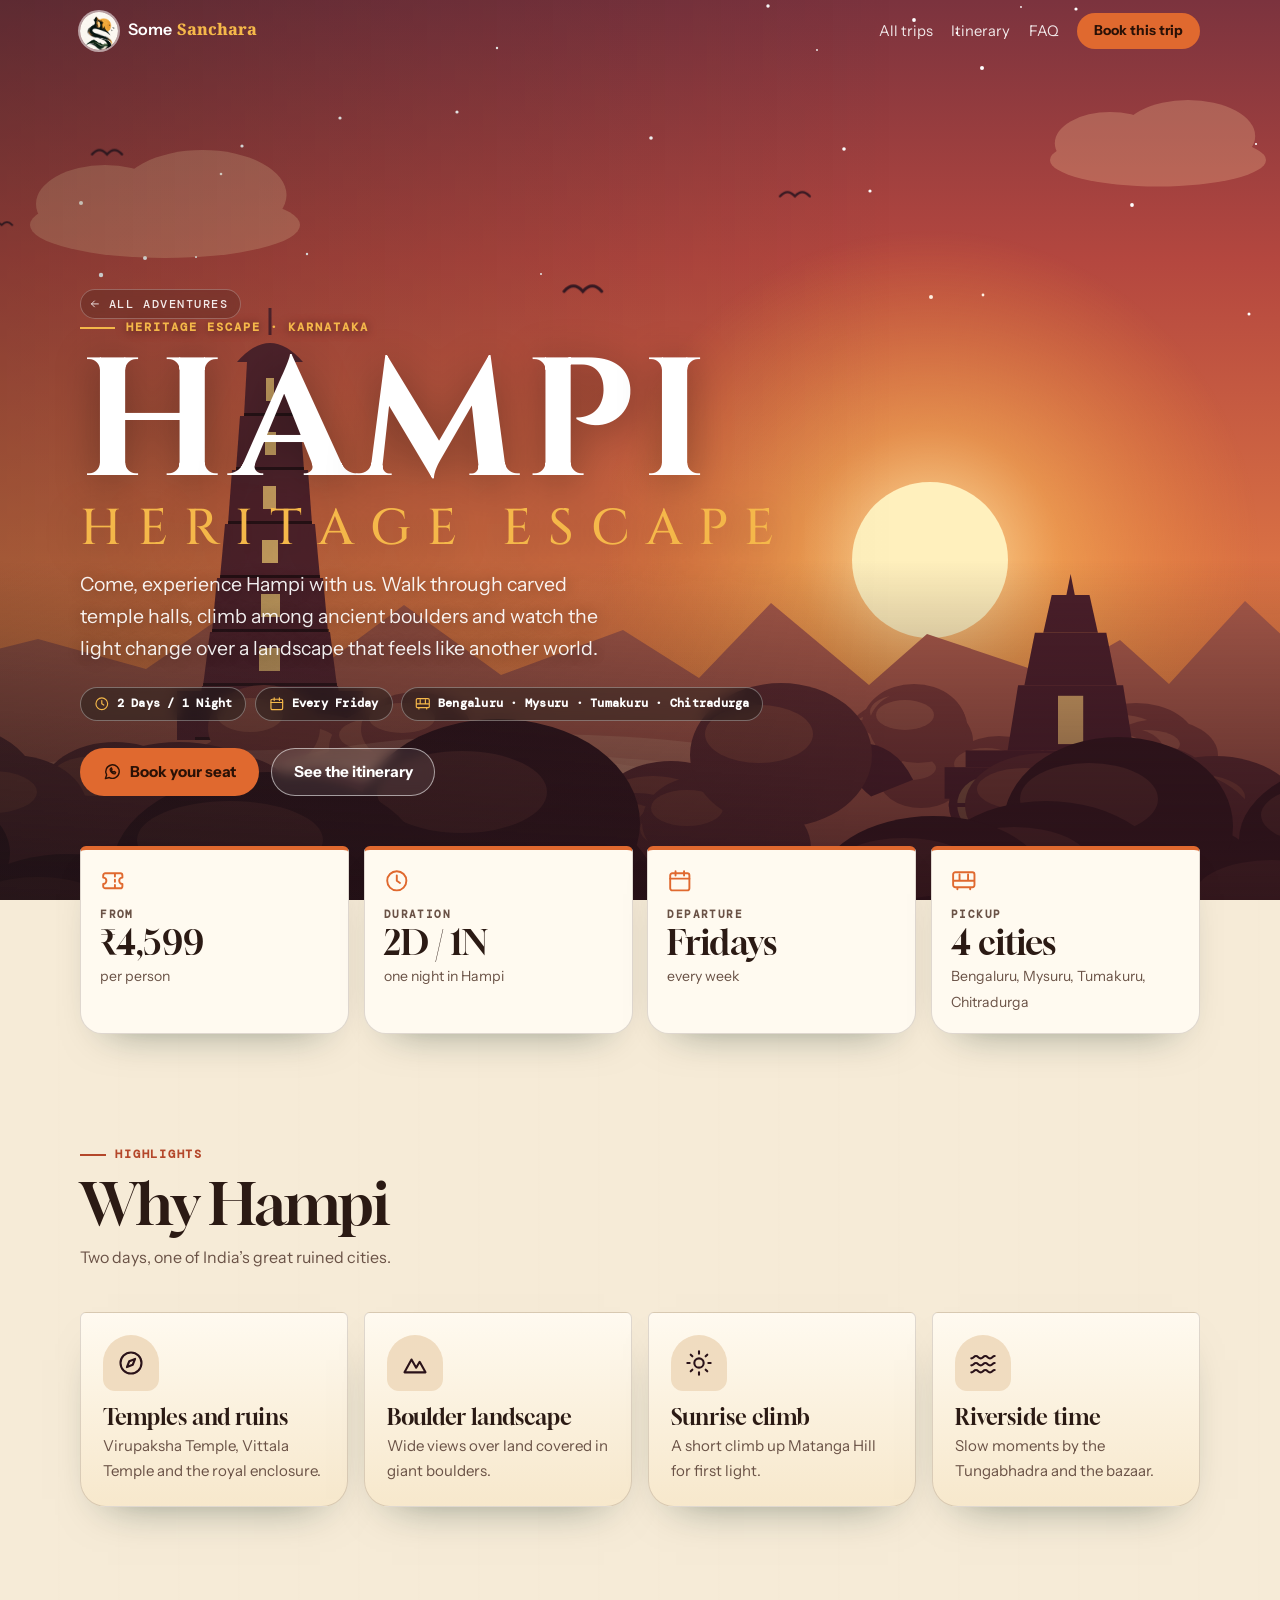
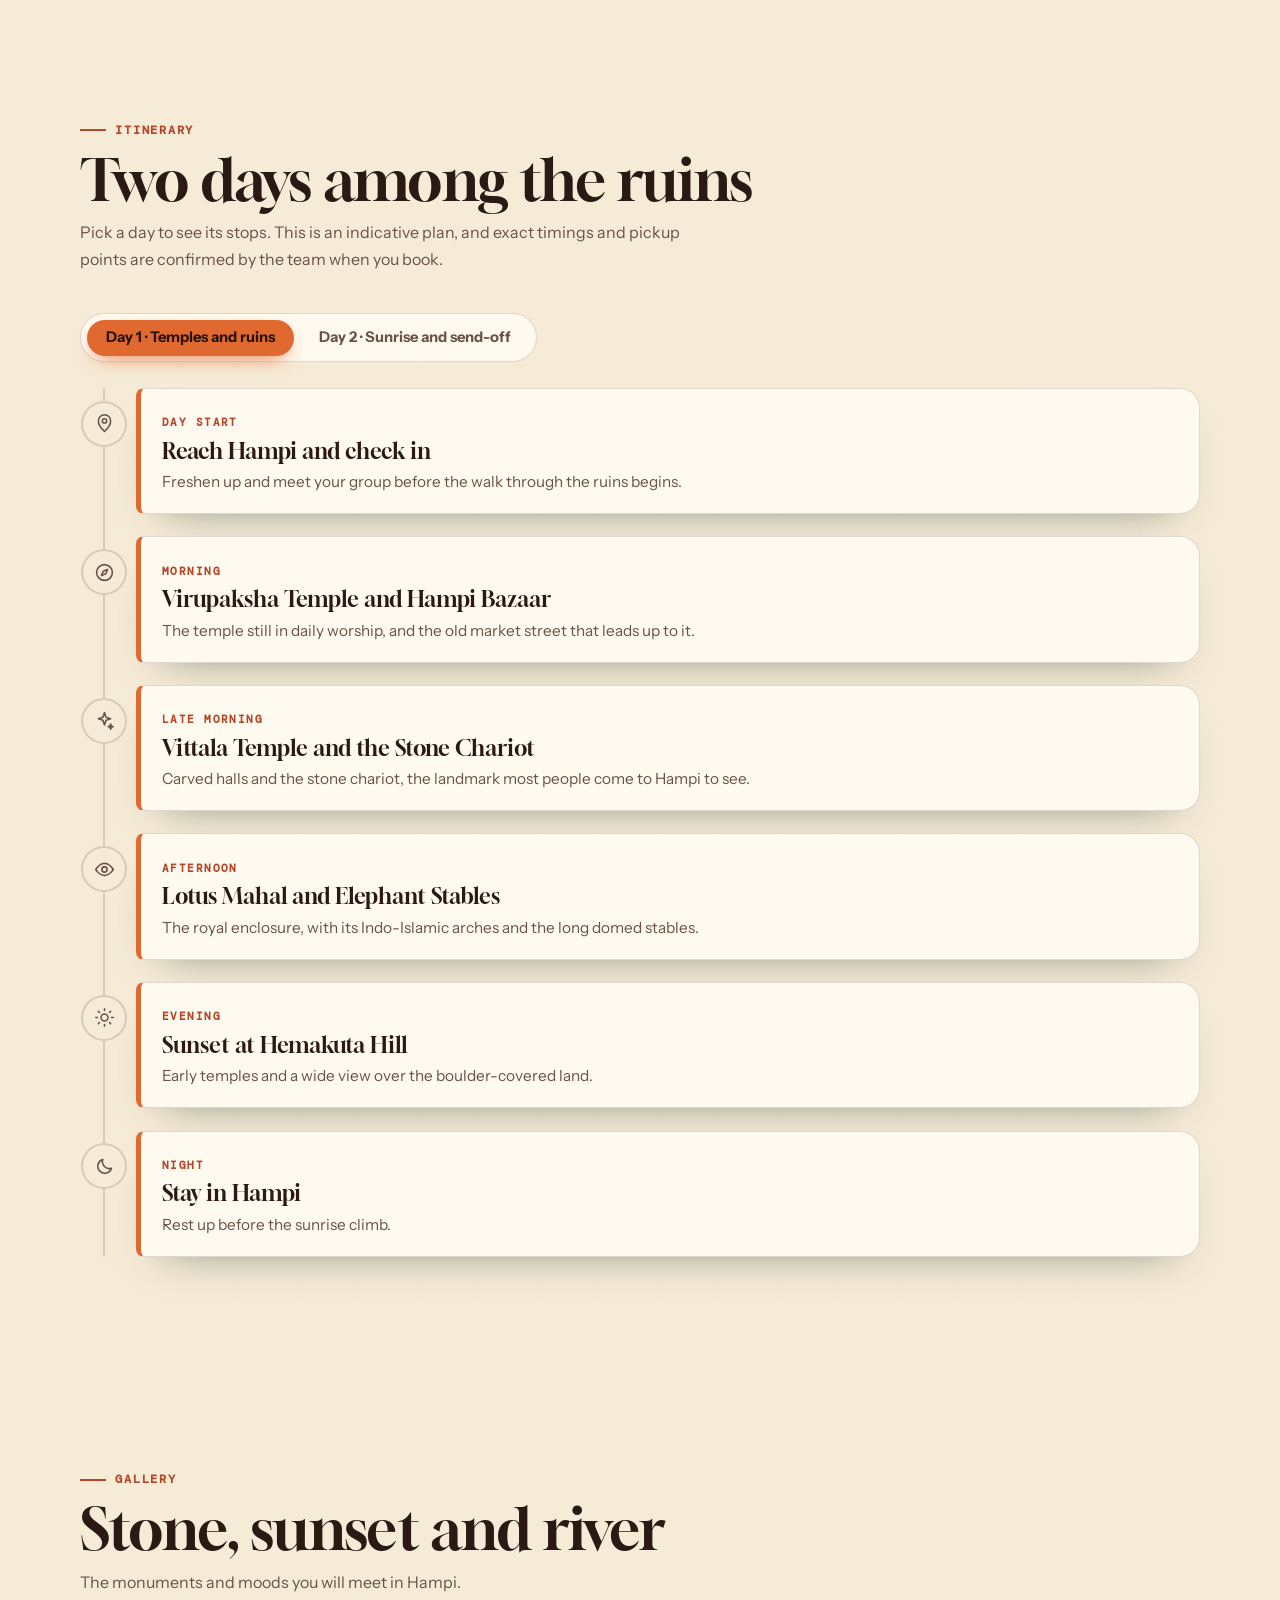
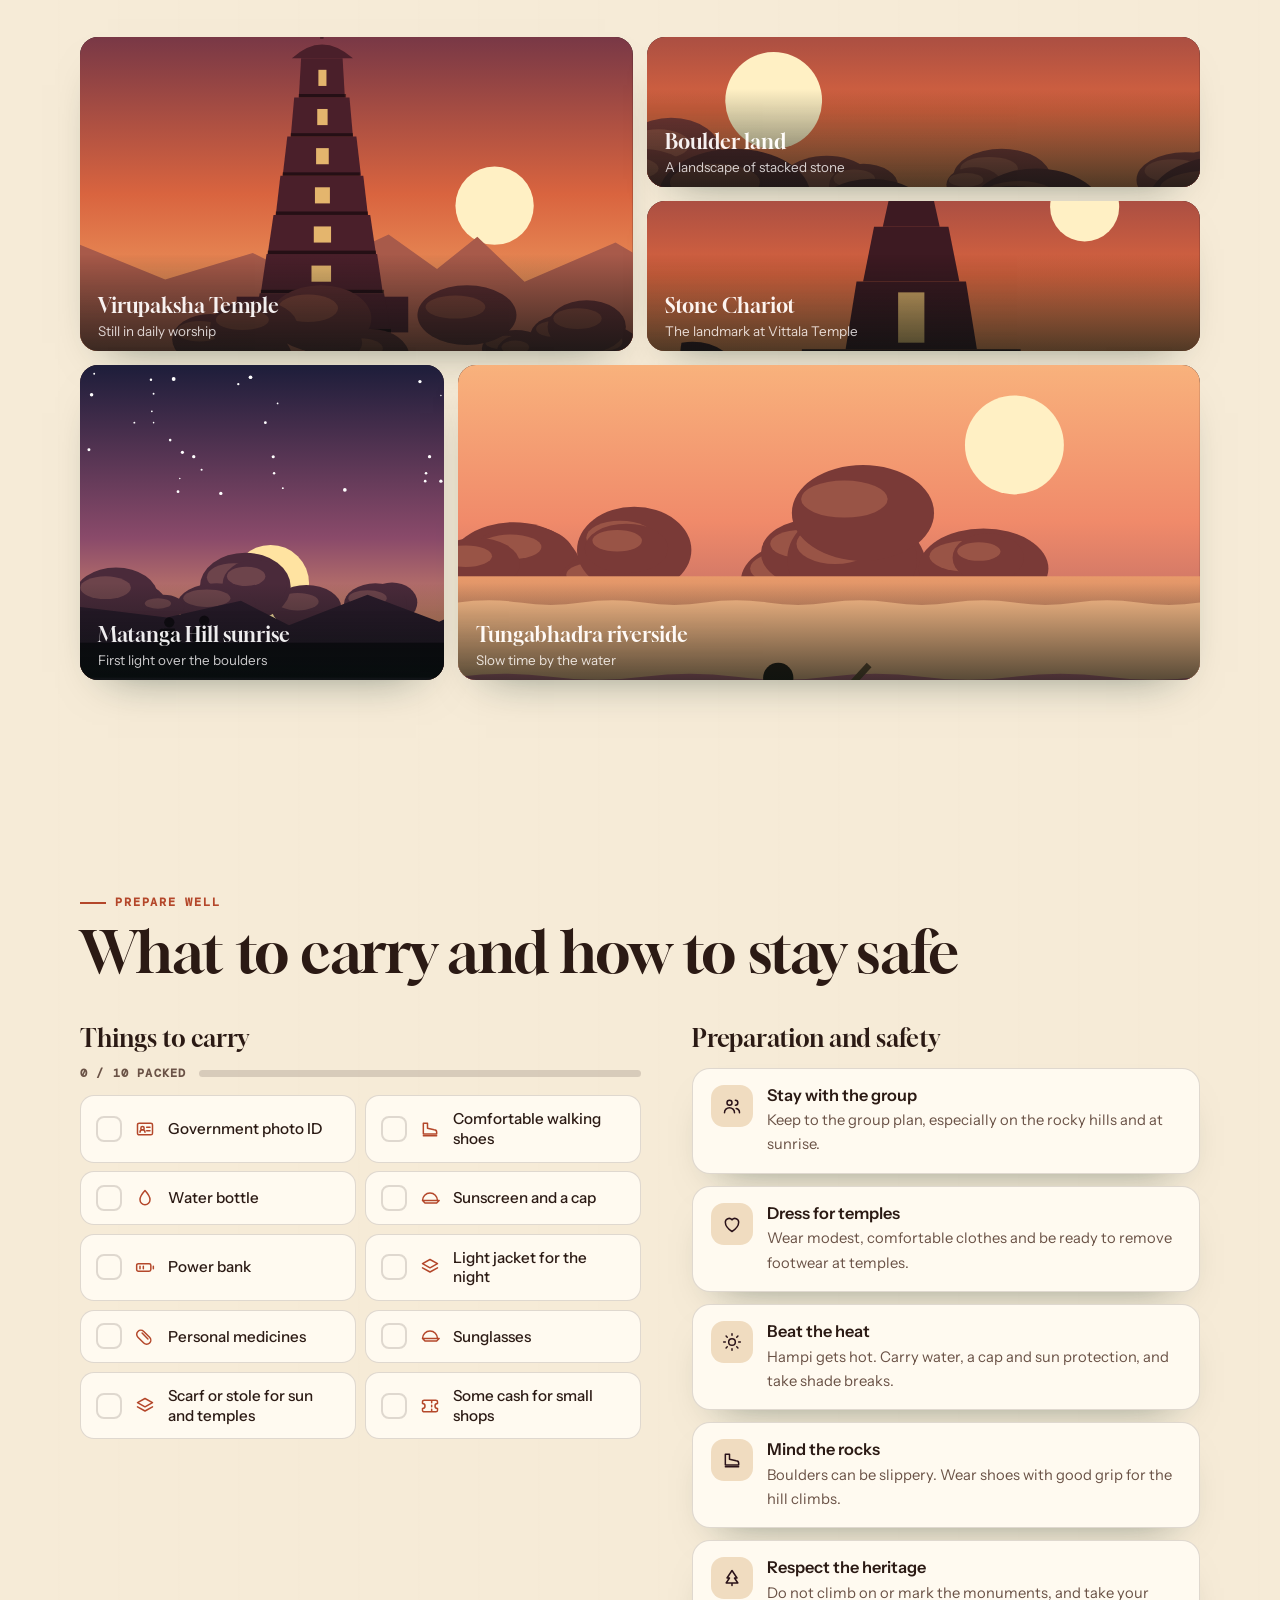
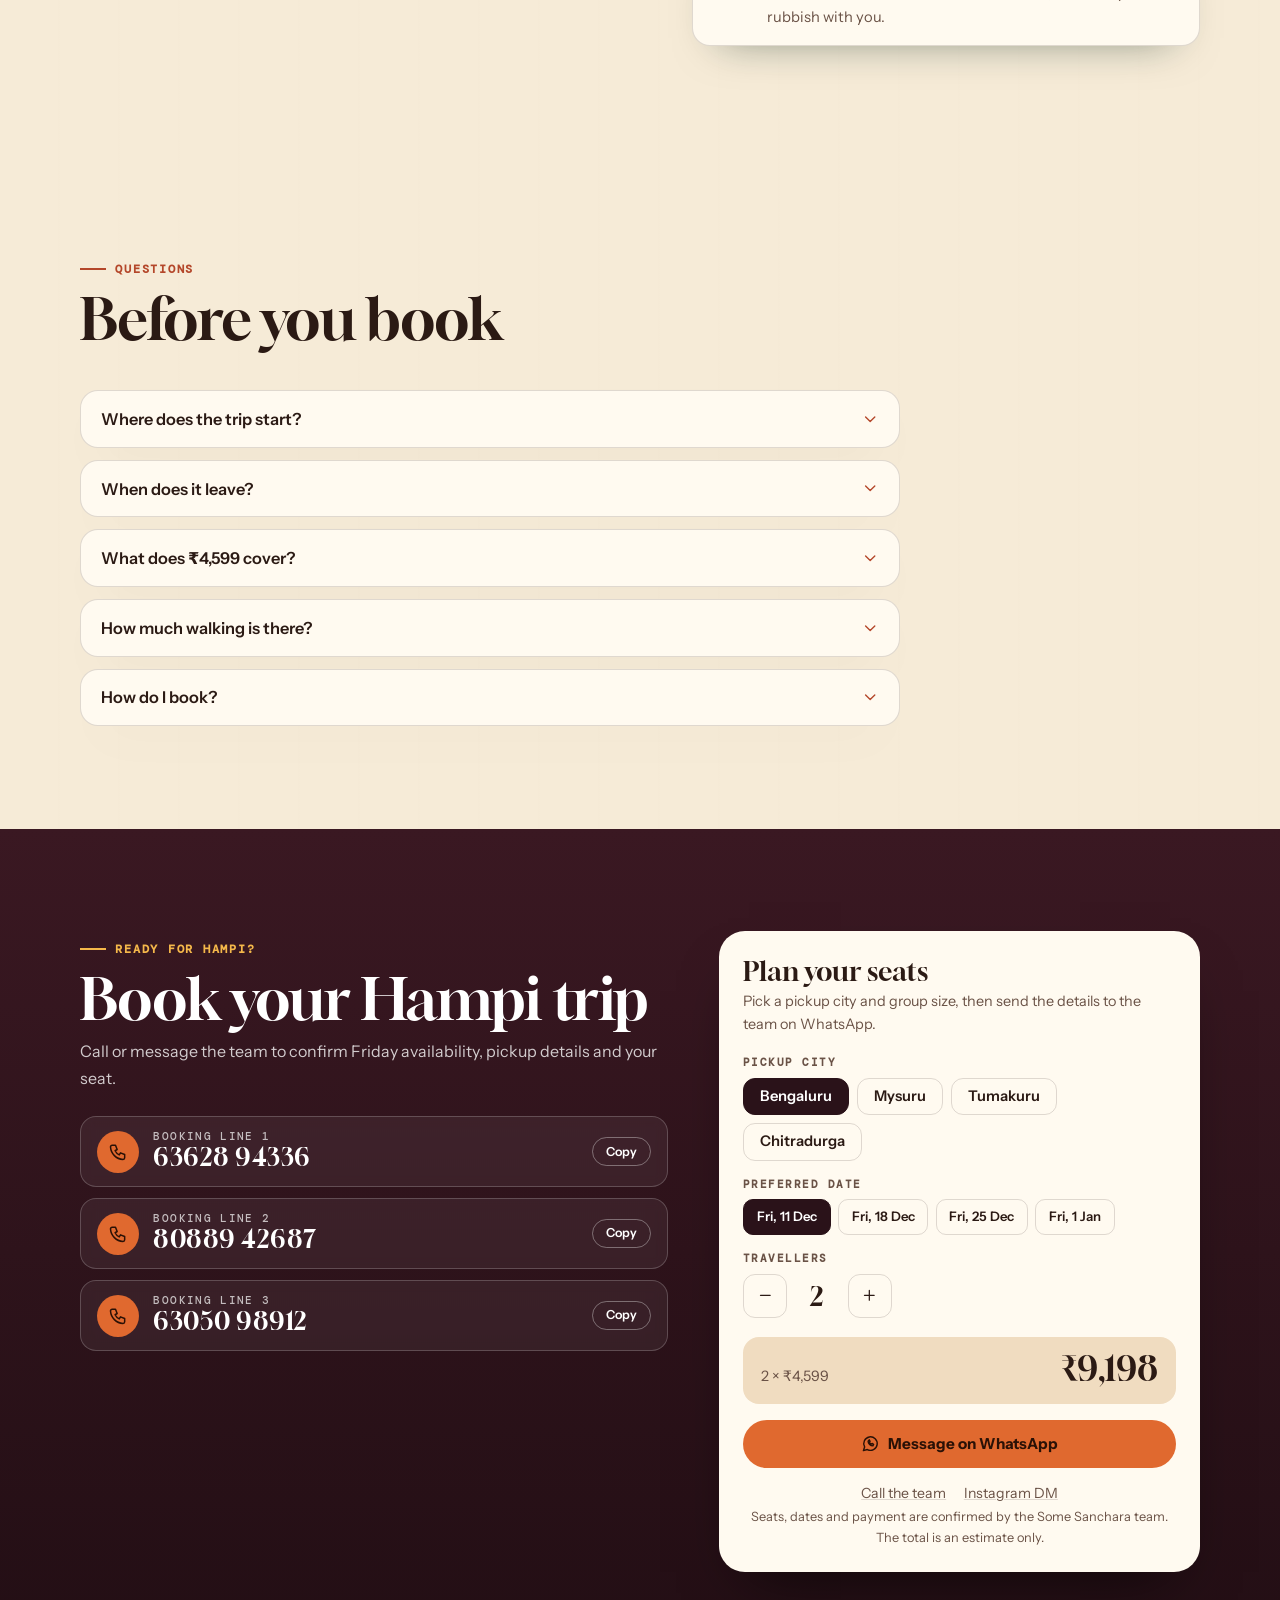
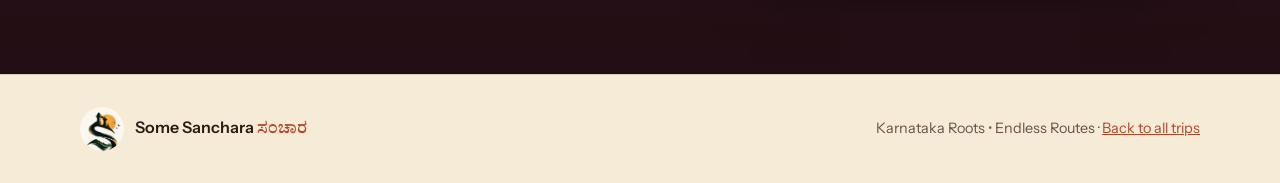
<file: itineraries/hampi/index.html>
<!doctype html>
<html lang="en">
<head>
<meta charset="utf-8">
<meta name="viewport" content="width=device-width, initial-scale=1">
<title>Hampi Trip from Bengaluru, Mysuru &amp; more | 2 Days / 1 Night | Some Sanchara</title>
<meta name="description" content="A 2-day Hampi group trip with Some Sanchara: Virupaksha Temple, Vittala Temple and the Stone Chariot, Lotus Mahal, sunset at Hemakuta Hill and a Matanga Hill sunrise. From ₹4,599 per person.">
<meta name="theme-color" content="#2a1219">
<meta property="og:type" content="website"><meta property="og:site_name" content="Some Sanchara">
<meta property="og:title" content="Hampi Trip | Some Sanchara"><meta property="og:description" content="A 2-day Hampi group trip with Some Sanchara: Virupaksha Temple, Vittala Temple and the Stone Chariot, Lotus Mahal, sunset at Hemakuta Hill and a Matanga Hill sunrise. From ₹4,599 per person.">
<meta name="twitter:card" content="summary">
<link rel="preconnect" href="https://fonts.googleapis.com">
<link rel="preconnect" href="https://fonts.gstatic.com" crossorigin>
<link rel="stylesheet" href="https://fonts.googleapis.com/css2?family=Gloock&family=Instrument+Sans:wght@400;500;600;700&family=DM+Mono:wght@400;500;600&family=Noto+Serif+Kannada:wght@600;800&family=Cinzel:wght@500;700;800&display=swap">
<link rel="stylesheet" href="../../styles.css">
<link rel="stylesheet" href="../../scenes.css">
<link rel="stylesheet" href="../../itinerary.css">
<link rel="stylesheet" href="hampi.css">
<link rel="icon" type="image/png" href="../../assets/logo.png">
<script src="../../itinerary.js" defer></script>
</head>
<body class="d-page hampi-page">
<div class="d-progress" aria-hidden="true"></div>
<header class="d-top"><div class="d-wrap in"><a class="d-brand" href="../../index.html" aria-label="Some Sanchara home"><img src="../../assets/logo.png" alt="" width="38" height="38"><span class="nm">Some <span class="kn" lang="kn">Sanchara</span></span></a><nav class="d-nav" aria-label="Main"><a class="hide-sm" href="../../index.html#trips">All trips</a><a class="hide-sm" href="#itinerary">Itinerary</a><a class="hide-sm" href="#faq">FAQ</a><a class="d-btn pri sm" href="#book">Book this trip</a></nav></div></header>
<main>
<section class="d-hero" id="top"><div class="scene" data-photo="" data-alt=""><svg class="scene-svg" viewBox="0 0 1600 900" preserveAspectRatio="xMidYMax slice" role="img" aria-label="Illustrated sunset over Hampi boulders, a gopuram and the stone chariot" focusable="false"><defs><linearGradient id="hp-sky" x1="0" y1="0" x2="0" y2="1"><stop offset="0" stop-color="#3a1c3d"/><stop offset=".4" stop-color="#b4473f"/><stop offset=".75" stop-color="#f08a47"/><stop offset="1" stop-color="#ffcf7e"/></linearGradient><radialGradient id="hp-glow"><stop offset="0" stop-color="#fff1c0" stop-opacity="0.95"/><stop offset=".4" stop-color="#ffbf5a" stop-opacity="0.5"/><stop offset="1" stop-color="#ff9a3a" stop-opacity="0"/></radialGradient><linearGradient id="hp-fade" x1="0" y1="0" x2="0" y2="1"><stop offset="0" stop-color="#2a1219" stop-opacity="0"/><stop offset="1" stop-color="#2a1219" stop-opacity="0.9"/></linearGradient></defs><g class="px" data-depth="0.02"><rect x="-300" y="-300" width="2200" height="1400" fill="url(#hp-sky)"/></g><g class="px" data-depth="0.04"><circle class="star" cx="381" cy="174" r="1.3" fill="#fff" style="--dur:3.8s;--del:-3.1s"/><circle class="star" cx="105" cy="4" r="2.0" fill="#fff" style="--dur:2.8s;--del:-1.2s"/><circle class="star" cx="1593" cy="150" r="2.0" fill="#fff" style="--dur:3.4s;--del:-3.2s"/><circle class="star" cx="241" cy="203" r="2.0" fill="#fff" style="--dur:3.6s;--del:-3.7s"/><circle class="star" cx="1074" cy="20" r="1.9" fill="#fff" style="--dur:3.8s;--del:-1.5s"/><circle class="star" cx="50" cy="277" r="1.5" fill="#fff" style="--dur:4.2s;--del:-4.4s"/><circle class="star" cx="1143" cy="295" r="1.4" fill="#fff" style="--dur:4.4s;--del:-2.2s"/><circle class="star" cx="1497" cy="281" r="0.9" fill="#fff" style="--dur:2.4s;--del:-1.1s"/><circle class="star" cx="1545" cy="140" r="1.7" fill="#fff" style="--dur:2.9s;--del:-2.5s"/><circle class="star" cx="617" cy="112" r="1.6" fill="#fff" style="--dur:3.8s;--del:-4.5s"/><circle class="star" cx="1091" cy="297" r="2.0" fill="#fff" style="--dur:5.0s;--del:-3.4s"/><circle class="star" cx="261" cy="275" r="2.2" fill="#fff" style="--dur:4.7s;--del:-2.8s"/><circle class="star" cx="1142" cy="68" r="2.0" fill="#fff" style="--dur:3.7s;--del:-1.4s"/><circle class="star" cx="102" cy="273" r="2.2" fill="#fff" style="--dur:2.3s;--del:-4.0s"/><circle class="star" cx="657" cy="48" r="1.2" fill="#fff" style="--dur:4.3s;--del:-4.4s"/><circle class="star" cx="71" cy="197" r="0.9" fill="#fff" style="--dur:4.2s;--del:-1.7s"/><circle class="star" cx="1409" cy="314" r="1.5" fill="#fff" style="--dur:5.0s;--del:-1.5s"/><circle class="star" cx="123" cy="192" r="0.8" fill="#fff" style="--dur:2.6s;--del:-2.0s"/><circle class="star" cx="977" cy="50" r="0.9" fill="#fff" style="--dur:4.6s;--del:-1.6s"/><circle class="star" cx="1534" cy="287" r="1.3" fill="#fff" style="--dur:3.4s;--del:-2.6s"/><circle class="star" cx="1030" cy="191" r="1.6" fill="#fff" style="--dur:3.9s;--del:-4.7s"/><circle class="star" cx="811" cy="138" r="1.8" fill="#fff" style="--dur:2.7s;--del:-1.5s"/><circle class="star" cx="1564" cy="167" r="1.6" fill="#fff" style="--dur:2.0s;--del:-2.1s"/><circle class="star" cx="928" cy="6" r="1.7" fill="#fff" style="--dur:3.9s;--del:-0.3s"/><circle class="star" cx="1004" cy="149" r="1.8" fill="#fff" style="--dur:3.1s;--del:-3.5s"/><circle class="star" cx="1181" cy="7" r="0.9" fill="#fff" style="--dur:4.0s;--del:-4.8s"/><circle class="star" cx="402" cy="146" r="1.6" fill="#fff" style="--dur:3.0s;--del:-1.8s"/><circle class="star" cx="500" cy="118" r="1.6" fill="#fff" style="--dur:2.9s;--del:-1.9s"/><circle class="star" cx="1236" cy="9" r="1.6" fill="#fff" style="--dur:4.2s;--del:-1.6s"/><circle class="star" cx="356" cy="257" r="1.1" fill="#fff" style="--dur:2.6s;--del:-2.2s"/><circle class="star" cx="1117" cy="33" r="1.3" fill="#fff" style="--dur:3.0s;--del:-4.2s"/><circle class="star" cx="701" cy="274" r="1.0" fill="#fff" style="--dur:3.0s;--del:-3.3s"/><circle class="star" cx="1416" cy="144" r="1.1" fill="#fff" style="--dur:2.4s;--del:-2.6s"/><circle class="star" cx="305" cy="258" r="2.0" fill="#fff" style="--dur:2.6s;--del:-1.4s"/><circle class="star" cx="1292" cy="205" r="1.9" fill="#fff" style="--dur:3.0s;--del:-0.6s"/><circle class="star" cx="467" cy="254" r="1.2" fill="#fff" style="--dur:3.0s;--del:-2.1s"/></g><g class="px" data-depth="0.05"><circle cx="1090" cy="560" r="330" fill="url(#hp-glow)" class="glow"/><circle cx="1090" cy="560" r="78" fill="#fff0bd" class="sun"/></g><g class="px" data-depth="0.07"><g class="cloud" style="--dur:120s;--del:0s"><g transform="translate(280 200) scale(1.50)" fill="#ffd3a1" opacity="0.28"><ellipse cx="0" cy="0" rx="90" ry="22"/><ellipse cx="-40" cy="-14" rx="46" ry="26"/><ellipse cx="25" cy="-20" rx="56" ry="30"/></g></g><g class="cloud" style="--dur:150s;--del:-50s"><g transform="translate(1300 150) scale(1.20)" fill="#ffd3a1" opacity="0.25"><ellipse cx="0" cy="0" rx="90" ry="22"/><ellipse cx="-40" cy="-14" rx="46" ry="26"/><ellipse cx="25" cy="-20" rx="56" ry="30"/></g></g></g><g class="px" data-depth="0.09"><g class="bird" style="--dur:34.4s;--del:-15.2s"><g transform="translate(724 290) scale(1.35)"><path class="flap" d="M0 0q7-8 14 0 7-8 14 0" fill="none" stroke="#3a1a24" stroke-width="2.2" stroke-linecap="round"/></g></g><g class="bird" style="--dur:37.3s;--del:-23.8s"><g transform="translate(940 196) scale(1.06)"><path class="flap" d="M0 0q7-8 14 0 7-8 14 0" fill="none" stroke="#3a1a24" stroke-width="2.2" stroke-linecap="round"/></g></g><g class="bird" style="--dur:40.6s;--del:-20.8s"><g transform="translate(151 226) scale(0.76)"><path class="flap" d="M0 0q7-8 14 0 7-8 14 0" fill="none" stroke="#3a1a24" stroke-width="2.2" stroke-linecap="round"/></g></g><g class="bird" style="--dur:37.8s;--del:-18.5s"><g transform="translate(67 396) scale(1.38)"><path class="flap" d="M0 0q7-8 14 0 7-8 14 0" fill="none" stroke="#3a1a24" stroke-width="2.2" stroke-linecap="round"/></g></g><g class="bird" style="--dur:27.1s;--del:-5.7s"><g transform="translate(252 154) scale(1.07)"><path class="flap" d="M0 0q7-8 14 0 7-8 14 0" fill="none" stroke="#3a1a24" stroke-width="2.2" stroke-linecap="round"/></g></g></g><g class="px" data-depth="0.12"><path d="M-140 690 L-12 630 L82 668 L198 639 L306 669 L386 614 L455 686 L564 605 L661 675 L783 630 L859 678 L931 603 L1029 685 L1087 634 L1215 677 L1280 640 L1329 684 L1405 601 L1475 666 L1561 627 L1635 675 L1764 632 L1740 2000 L-140 2000 Z" fill="#a85a4a"/></g><g class="px" data-depth="0.18"><rect x="337" y="691" width="186" height="49" fill="#5a2630"/><path d="M355 740 L505 740 L498 686 L362 686 Z" fill="#5a2630"/><rect x="418" y="702" width="24" height="23" fill="#ffcf7a" opacity=".85"/><rect x="355" y="737" width="150" height="3" fill="#000" opacity=".5"/><path d="M363 686 L497 686 L490 632 L370 632 Z" fill="#5a2630"/><rect x="419" y="648" width="21" height="23" fill="#ffcf7a" opacity=".85"/><rect x="363" y="683" width="134" height="3" fill="#000" opacity=".5"/><path d="M372 632 L488 632 L483 578 L377 578 Z" fill="#5a2630"/><rect x="421" y="594" width="19" height="23" fill="#ffcf7a" opacity=".85"/><rect x="372" y="629" width="117" height="3" fill="#000" opacity=".5"/><path d="M380 578 L480 578 L475 524 L385 524 Z" fill="#5a2630"/><rect x="422" y="540" width="16" height="23" fill="#ffcf7a" opacity=".85"/><rect x="380" y="575" width="100" height="3" fill="#000" opacity=".5"/><path d="M388 524 L472 524 L468 470 L392 470 Z" fill="#5a2630"/><rect x="423" y="486" width="13" height="23" fill="#ffcf7a" opacity=".85"/><rect x="388" y="521" width="84" height="3" fill="#000" opacity=".5"/><path d="M396 470 L464 470 L460 416 L400 416 Z" fill="#5a2630"/><rect x="425" y="432" width="11" height="23" fill="#ffcf7a" opacity=".85"/><rect x="396" y="467" width="68" height="3" fill="#000" opacity=".5"/><path d="M404 416 L456 416 L453 362 L407 362 Z" fill="#5a2630"/><rect x="426" y="378" width="8" height="23" fill="#ffcf7a" opacity=".85"/><rect x="404" y="413" width="51" height="3" fill="#000" opacity=".5"/><path d="M397 362 q33 -38 66 0z" fill="#5a2630"/><path d="M430 335 v-27" stroke="#5a2630" stroke-width="3"/></g><g class="px" data-depth="0.2"><ellipse cx="1270" cy="773" rx="49" ry="30" fill="#7a3a37"/><ellipse cx="1257" cy="764" rx="29" ry="12" fill="#b26a52" opacity=".55"/><ellipse cx="1304" cy="755" rx="48" ry="36" fill="#7a3a37"/><ellipse cx="1292" cy="744" rx="29" ry="14" fill="#b26a52" opacity=".55"/><ellipse cx="404" cy="773" rx="58" ry="38" fill="#7a3a37"/><ellipse cx="389" cy="762" rx="35" ry="15" fill="#b26a52" opacity=".55"/><ellipse cx="429" cy="752" rx="38" ry="26" fill="#7a3a37"/><ellipse cx="419" cy="744" rx="23" ry="11" fill="#b26a52" opacity=".55"/><ellipse cx="1296" cy="775" rx="62" ry="39" fill="#7a3a37"/><ellipse cx="1280" cy="763" rx="37" ry="16" fill="#b26a52" opacity=".55"/><ellipse cx="1296" cy="743" rx="60" ry="40" fill="#7a3a37"/><ellipse cx="1281" cy="731" rx="36" ry="16" fill="#b26a52" opacity=".55"/><ellipse cx="1075" cy="775" rx="35" ry="20" fill="#7a3a37"/><ellipse cx="1066" cy="769" rx="21" ry="8" fill="#b26a52" opacity=".55"/><ellipse cx="1069" cy="741" rx="64" ry="43" fill="#7a3a37"/><ellipse cx="1052" cy="728" rx="39" ry="17" fill="#b26a52" opacity=".55"/><ellipse cx="1074" cy="725" rx="52" ry="41" fill="#7a3a37"/><ellipse cx="1061" cy="712" rx="31" ry="17" fill="#b26a52" opacity=".55"/><ellipse cx="1519" cy="764" rx="40" ry="26" fill="#7a3a37"/><ellipse cx="1509" cy="756" rx="24" ry="11" fill="#b26a52" opacity=".55"/><ellipse cx="1505" cy="752" rx="49" ry="36" fill="#7a3a37"/><ellipse cx="1492" cy="742" rx="30" ry="14" fill="#b26a52" opacity=".55"/><ellipse cx="1521" cy="733" rx="41" ry="30" fill="#7a3a37"/><ellipse cx="1511" cy="724" rx="25" ry="12" fill="#b26a52" opacity=".55"/><ellipse cx="985" cy="771" rx="38" ry="23" fill="#7a3a37"/><ellipse cx="976" cy="764" rx="23" ry="9" fill="#b26a52" opacity=".55"/><ellipse cx="960" cy="749" rx="56" ry="39" fill="#7a3a37"/><ellipse cx="946" cy="737" rx="33" ry="16" fill="#b26a52" opacity=".55"/><ellipse cx="452" cy="768" rx="33" ry="22" fill="#7a3a37"/><ellipse cx="444" cy="762" rx="20" ry="9" fill="#b26a52" opacity=".55"/><ellipse cx="474" cy="754" rx="67" ry="41" fill="#7a3a37"/><ellipse cx="457" cy="742" rx="40" ry="16" fill="#b26a52" opacity=".55"/><ellipse cx="424" cy="728" rx="56" ry="43" fill="#7a3a37"/><ellipse cx="410" cy="715" rx="33" ry="17" fill="#b26a52" opacity=".55"/><ellipse cx="1313" cy="763" rx="48" ry="35" fill="#7a3a37"/><ellipse cx="1301" cy="753" rx="29" ry="14" fill="#b26a52" opacity=".55"/><ellipse cx="1320" cy="755" rx="58" ry="36" fill="#7a3a37"/><ellipse cx="1305" cy="744" rx="35" ry="14" fill="#b26a52" opacity=".55"/><ellipse cx="1286" cy="749" rx="37" ry="21" fill="#7a3a37"/><ellipse cx="1277" cy="742" rx="22" ry="8" fill="#b26a52" opacity=".55"/><ellipse cx="557" cy="778" rx="49" ry="31" fill="#7a3a37"/><ellipse cx="545" cy="768" rx="30" ry="13" fill="#b26a52" opacity=".55"/><ellipse cx="554" cy="748" rx="65" ry="43" fill="#7a3a37"/><ellipse cx="538" cy="735" rx="39" ry="17" fill="#b26a52" opacity=".55"/><ellipse cx="576" cy="729" rx="55" ry="37" fill="#7a3a37"/><ellipse cx="562" cy="718" rx="33" ry="15" fill="#b26a52" opacity=".55"/><ellipse cx="1081" cy="777" rx="43" ry="31" fill="#7a3a37"/><ellipse cx="1070" cy="768" rx="26" ry="12" fill="#b26a52" opacity=".55"/><ellipse cx="1020" cy="751" rx="45" ry="31" fill="#7a3a37"/><ellipse cx="1009" cy="742" rx="27" ry="13" fill="#b26a52" opacity=".55"/><ellipse cx="1078" cy="726" rx="49" ry="37" fill="#7a3a37"/><ellipse cx="1065" cy="715" rx="29" ry="15" fill="#b26a52" opacity=".55"/><ellipse cx="-59" cy="771" rx="66" ry="39" fill="#7a3a37"/><ellipse cx="-75" cy="759" rx="40" ry="16" fill="#b26a52" opacity=".55"/><ellipse cx="-24" cy="750" rx="56" ry="36" fill="#7a3a37"/><ellipse cx="-38" cy="739" rx="34" ry="14" fill="#b26a52" opacity=".55"/><ellipse cx="-101" cy="721" rx="53" ry="41" fill="#7a3a37"/><ellipse cx="-115" cy="709" rx="32" ry="16" fill="#b26a52" opacity=".55"/><ellipse cx="-66" cy="777" rx="34" ry="21" fill="#7a3a37"/><ellipse cx="-74" cy="771" rx="20" ry="8" fill="#b26a52" opacity=".55"/><ellipse cx="-71" cy="744" rx="56" ry="34" fill="#7a3a37"/><ellipse cx="-85" cy="734" rx="34" ry="14" fill="#b26a52" opacity=".55"/><ellipse cx="-96" cy="725" rx="56" ry="40" fill="#7a3a37"/><ellipse cx="-110" cy="713" rx="33" ry="16" fill="#b26a52" opacity=".55"/><ellipse cx="1159" cy="775" rx="54" ry="39" fill="#7a3a37"/><ellipse cx="1146" cy="764" rx="32" ry="16" fill="#b26a52" opacity=".55"/><ellipse cx="1233" cy="763" rx="34" ry="24" fill="#7a3a37"/><ellipse cx="1224" cy="756" rx="21" ry="10" fill="#b26a52" opacity=".55"/><ellipse cx="1505" cy="775" rx="49" ry="27" fill="#7a3a37"/><ellipse cx="1493" cy="767" rx="30" ry="11" fill="#b26a52" opacity=".55"/><ellipse cx="1490" cy="753" rx="38" ry="30" fill="#7a3a37"/><ellipse cx="1481" cy="744" rx="23" ry="12" fill="#b26a52" opacity=".55"/><ellipse cx="1500" cy="737" rx="52" ry="34" fill="#7a3a37"/><ellipse cx="1487" cy="727" rx="31" ry="14" fill="#b26a52" opacity=".55"/></g><g class="px" data-depth="0.26"><g transform="translate(1220 800) scale(1.05)" fill="#4a1f2a"><rect x="-120" y="-42" width="240" height="30"/><rect x="-100" y="-58" width="200" height="16"/><path d="M-60 -58 L-50 -120 L50 -120 L60 -58Z"/><path d="M-44 -120 L-34 -170 L34 -170 L44 -120Z"/><path d="M-26 -170 L-18 -206 L18 -206 L26 -170Z"/><path d="M-4 -206 L0 -226 L4 -206Z"/><rect x="-12" y="-110" width="24" height="46" fill="#ffcf7a" opacity=".8"/><circle cx="-82" cy="-6" r="34"/><circle cx="-82" cy="-6" r="26" fill="#ffcf7a" opacity=".35"/><path d="M-82 -40V28M-116 -6H-48" stroke="#4a1f2a" stroke-width="4"/><circle cx="82" cy="-6" r="34"/><circle cx="82" cy="-6" r="26" fill="#ffcf7a" opacity=".35"/><path d="M82 -40V28M48 -6H116" stroke="#4a1f2a" stroke-width="4"/><path d="M-150 -30 q-20 -40 -60 -34 q-6 30 20 50z"/></g></g><g class="px" data-depth="0.3"><ellipse class="mist" cx="518" cy="786" rx="403" ry="37" fill="#ffd9b0" opacity="0.18" style="--dur:51s;--del:-3s;--dx:-125px"/><ellipse class="mist" cx="694" cy="783" rx="280" ry="49" fill="#ffd9b0" opacity="0.20" style="--dur:44s;--del:-11s;--dx:-201px"/><ellipse class="mist" cx="635" cy="819" rx="270" ry="65" fill="#ffd9b0" opacity="0.16" style="--dur:44s;--del:-6s;--dx:198px"/><ellipse cx="259" cy="836" rx="55" ry="40" fill="#5a2a2e"/><ellipse cx="246" cy="824" rx="33" ry="16" fill="#94503f" opacity=".55"/><ellipse cx="339" cy="805" rx="104" ry="63" fill="#5a2a2e"/><ellipse cx="313" cy="786" rx="62" ry="25" fill="#94503f" opacity=".55"/><ellipse cx="275" cy="791" rx="73" ry="49" fill="#5a2a2e"/><ellipse cx="256" cy="776" rx="44" ry="20" fill="#94503f" opacity=".55"/><ellipse cx="81" cy="840" rx="91" ry="66" fill="#5a2a2e"/><ellipse cx="58" cy="820" rx="54" ry="26" fill="#94503f" opacity=".55"/><ellipse cx="101" cy="794" rx="99" ry="72" fill="#5a2a2e"/><ellipse cx="76" cy="772" rx="59" ry="29" fill="#94503f" opacity=".55"/><ellipse cx="1376" cy="837" rx="83" ry="53" fill="#5a2a2e"/><ellipse cx="1356" cy="821" rx="50" ry="21" fill="#94503f" opacity=".55"/><ellipse cx="1375" cy="814" rx="87" ry="58" fill="#5a2a2e"/><ellipse cx="1353" cy="797" rx="52" ry="23" fill="#94503f" opacity=".55"/><ellipse cx="1290" cy="795" rx="81" ry="47" fill="#5a2a2e"/><ellipse cx="1270" cy="781" rx="48" ry="19" fill="#94503f" opacity=".55"/><ellipse cx="774" cy="841" rx="56" ry="43" fill="#5a2a2e"/><ellipse cx="760" cy="828" rx="34" ry="17" fill="#94503f" opacity=".55"/><ellipse cx="831" cy="811" rx="73" ry="50" fill="#5a2a2e"/><ellipse cx="813" cy="796" rx="44" ry="20" fill="#94503f" opacity=".55"/><ellipse cx="178" cy="842" rx="78" ry="49" fill="#5a2a2e"/><ellipse cx="159" cy="828" rx="47" ry="20" fill="#94503f" opacity=".55"/><ellipse cx="171" cy="808" rx="76" ry="53" fill="#5a2a2e"/><ellipse cx="152" cy="792" rx="45" ry="21" fill="#94503f" opacity=".55"/><ellipse cx="480" cy="841" rx="93" ry="71" fill="#5a2a2e"/><ellipse cx="457" cy="819" rx="56" ry="29" fill="#94503f" opacity=".55"/><ellipse cx="391" cy="807" rx="67" ry="52" fill="#5a2a2e"/><ellipse cx="374" cy="791" rx="40" ry="21" fill="#94503f" opacity=".55"/><ellipse cx="36" cy="835" rx="69" ry="52" fill="#5a2a2e"/><ellipse cx="18" cy="819" rx="41" ry="21" fill="#94503f" opacity=".55"/><ellipse cx="3" cy="825" rx="70" ry="42" fill="#5a2a2e"/><ellipse cx="-15" cy="812" rx="42" ry="17" fill="#94503f" opacity=".55"/><ellipse cx="-50" cy="784" rx="59" ry="44" fill="#5a2a2e"/><ellipse cx="-64" cy="771" rx="36" ry="18" fill="#94503f" opacity=".55"/><ellipse cx="1324" cy="834" rx="95" ry="66" fill="#5a2a2e"/><ellipse cx="1300" cy="815" rx="57" ry="26" fill="#94503f" opacity=".55"/><ellipse cx="1205" cy="805" rx="80" ry="52" fill="#5a2a2e"/><ellipse cx="1185" cy="789" rx="48" ry="21" fill="#94503f" opacity=".55"/><ellipse cx="1289" cy="790" rx="88" ry="49" fill="#5a2a2e"/><ellipse cx="1267" cy="775" rx="53" ry="20" fill="#94503f" opacity=".55"/><ellipse cx="878" cy="848" rx="93" ry="63" fill="#5a2a2e"/><ellipse cx="855" cy="829" rx="56" ry="25" fill="#94503f" opacity=".55"/><ellipse cx="796" cy="822" rx="52" ry="29" fill="#5a2a2e"/><ellipse cx="783" cy="814" rx="31" ry="11" fill="#94503f" opacity=".55"/><ellipse cx="858" cy="845" rx="68" ry="54" fill="#5a2a2e"/><ellipse cx="841" cy="829" rx="41" ry="21" fill="#94503f" opacity=".55"/><ellipse cx="862" cy="822" rx="60" ry="46" fill="#5a2a2e"/><ellipse cx="847" cy="808" rx="36" ry="18" fill="#94503f" opacity=".55"/><ellipse cx="941" cy="755" rx="91" ry="72" fill="#5a2a2e"/><ellipse cx="919" cy="734" rx="54" ry="29" fill="#94503f" opacity=".55"/><ellipse cx="1587" cy="845" rx="55" ry="33" fill="#5a2a2e"/><ellipse cx="1574" cy="835" rx="33" ry="13" fill="#94503f" opacity=".55"/><ellipse cx="1571" cy="811" rx="92" ry="60" fill="#5a2a2e"/><ellipse cx="1548" cy="793" rx="55" ry="24" fill="#94503f" opacity=".55"/><ellipse cx="1629" cy="766" rx="84" ry="62" fill="#5a2a2e"/><ellipse cx="1608" cy="747" rx="51" ry="25" fill="#94503f" opacity=".55"/><ellipse cx="1490" cy="833" rx="94" ry="62" fill="#5a2a2e"/><ellipse cx="1466" cy="814" rx="56" ry="25" fill="#94503f" opacity=".55"/><ellipse cx="1483" cy="824" rx="54" ry="33" fill="#5a2a2e"/><ellipse cx="1469" cy="814" rx="33" ry="13" fill="#94503f" opacity=".55"/><ellipse cx="1602" cy="763" rx="99" ry="71" fill="#5a2a2e"/><ellipse cx="1577" cy="742" rx="59" ry="28" fill="#94503f" opacity=".55"/></g><g class="px" data-depth="0.45"><ellipse cx="776" cy="927" rx="102" ry="61" fill="#2e141b"/><ellipse cx="751" cy="909" rx="61" ry="24" fill="#6a3a35" opacity=".55"/><ellipse cx="696" cy="891" rx="120" ry="84" fill="#2e141b"/><ellipse cx="666" cy="865" rx="72" ry="34" fill="#6a3a35" opacity=".55"/><ellipse cx="658" cy="823" rx="142" ry="104" fill="#2e141b"/><ellipse cx="622" cy="792" rx="85" ry="41" fill="#6a3a35" opacity=".55"/><ellipse cx="1503" cy="930" rx="92" ry="56" fill="#2e141b"/><ellipse cx="1480" cy="913" rx="55" ry="23" fill="#6a3a35" opacity=".55"/><ellipse cx="1658" cy="866" rx="162" ry="113" fill="#2e141b"/><ellipse cx="1618" cy="832" rx="97" ry="45" fill="#6a3a35" opacity=".55"/><ellipse cx="1545" cy="840" rx="146" ry="84" fill="#2e141b"/><ellipse cx="1509" cy="815" rx="88" ry="34" fill="#6a3a35" opacity=".55"/><ellipse cx="1294" cy="928" rx="159" ry="118" fill="#2e141b"/><ellipse cx="1254" cy="893" rx="95" ry="47" fill="#6a3a35" opacity=".55"/><ellipse cx="1246" cy="888" rx="109" ry="61" fill="#2e141b"/><ellipse cx="1219" cy="870" rx="65" ry="24" fill="#6a3a35" opacity=".55"/><ellipse cx="1278" cy="826" rx="115" ry="89" fill="#2e141b"/><ellipse cx="1249" cy="799" rx="69" ry="36" fill="#6a3a35" opacity=".55"/><ellipse cx="399" cy="925" rx="166" ry="91" fill="#2e141b"/><ellipse cx="357" cy="898" rx="99" ry="37" fill="#6a3a35" opacity=".55"/><ellipse cx="428" cy="870" rx="156" ry="98" fill="#2e141b"/><ellipse cx="390" cy="840" rx="93" ry="39" fill="#6a3a35" opacity=".55"/><ellipse cx="1464" cy="923" rx="130" ry="89" fill="#2e141b"/><ellipse cx="1432" cy="896" rx="78" ry="36" fill="#6a3a35" opacity=".55"/><ellipse cx="1582" cy="885" rx="95" ry="71" fill="#2e141b"/><ellipse cx="1558" cy="864" rx="57" ry="28" fill="#6a3a35" opacity=".55"/><ellipse cx="1599" cy="924" rx="83" ry="57" fill="#2e141b"/><ellipse cx="1578" cy="907" rx="50" ry="23" fill="#6a3a35" opacity=".55"/><ellipse cx="1690" cy="879" rx="102" ry="82" fill="#2e141b"/><ellipse cx="1665" cy="854" rx="61" ry="33" fill="#6a3a35" opacity=".55"/><ellipse cx="1217" cy="936" rx="93" ry="63" fill="#2e141b"/><ellipse cx="1194" cy="917" rx="56" ry="25" fill="#6a3a35" opacity=".55"/><ellipse cx="1206" cy="888" rx="126" ry="87" fill="#2e141b"/><ellipse cx="1174" cy="862" rx="75" ry="35" fill="#6a3a35" opacity=".55"/><ellipse cx="227" cy="931" rx="119" ry="77" fill="#2e141b"/><ellipse cx="198" cy="908" rx="71" ry="31" fill="#6a3a35" opacity=".55"/><ellipse cx="73" cy="896" rx="80" ry="60" fill="#2e141b"/><ellipse cx="54" cy="878" rx="48" ry="24" fill="#6a3a35" opacity=".55"/><ellipse cx="73" cy="853" rx="97" ry="64" fill="#2e141b"/><ellipse cx="48" cy="833" rx="58" ry="26" fill="#6a3a35" opacity=".55"/><ellipse cx="1000" cy="931" rx="125" ry="71" fill="#2e141b"/><ellipse cx="969" cy="910" rx="75" ry="28" fill="#6a3a35" opacity=".55"/><ellipse cx="1093" cy="890" rx="117" ry="74" fill="#2e141b"/><ellipse cx="1064" cy="868" rx="70" ry="30" fill="#6a3a35" opacity=".55"/></g><g class="px" data-depth="0.5"><circle class="spark" cx="997" cy="784" r="2.8" style="--dur:14.5s;--del:-10.4s;--dx:34px"/><circle class="spark" cx="46" cy="660" r="3.1" style="--dur:12.2s;--del:-12.6s;--dx:-31px"/><circle class="spark" cx="751" cy="561" r="2.4" style="--dur:11.6s;--del:-0.2s;--dx:-23px"/><circle class="spark" cx="447" cy="862" r="2.8" style="--dur:8.3s;--del:-11.2s;--dx:-29px"/><circle class="spark" cx="988" cy="507" r="1.4" style="--dur:14.0s;--del:-2.9s;--dx:-23px"/><circle class="spark" cx="1572" cy="843" r="1.9" style="--dur:14.7s;--del:-7.5s;--dx:14px"/><circle class="spark" cx="328" cy="873" r="2.6" style="--dur:14.7s;--del:-12.5s;--dx:-16px"/><circle class="spark" cx="578" cy="525" r="1.7" style="--dur:7.5s;--del:-4.2s;--dx:8px"/><circle class="spark" cx="5" cy="755" r="2.0" style="--dur:9.5s;--del:-11.5s;--dx:-2px"/><circle class="spark" cx="505" cy="667" r="2.7" style="--dur:7.5s;--del:-13.7s;--dx:-38px"/><circle class="spark" cx="1200" cy="830" r="1.4" style="--dur:13.3s;--del:-5.1s;--dx:6px"/><circle class="spark" cx="15" cy="471" r="1.7" style="--dur:14.6s;--del:-2.8s;--dx:20px"/><circle class="spark" cx="1487" cy="874" r="2.0" style="--dur:9.8s;--del:-7.3s;--dx:22px"/><circle class="spark" cx="173" cy="787" r="2.8" style="--dur:13.9s;--del:-0.5s;--dx:36px"/><circle class="spark" cx="146" cy="603" r="2.5" style="--dur:14.3s;--del:-4.8s;--dx:34px"/><circle class="spark" cx="872" cy="591" r="2.0" style="--dur:8.4s;--del:-1.1s;--dx:-28px"/><circle class="spark" cx="1103" cy="899" r="1.7" style="--dur:7.4s;--del:-13.8s;--dx:3px"/><circle class="spark" cx="649" cy="557" r="2.5" style="--dur:13.6s;--del:-6.4s;--dx:-6px"/><circle class="spark" cx="89" cy="862" r="1.5" style="--dur:10.9s;--del:-11.7s;--dx:-30px"/><circle class="spark" cx="1171" cy="877" r="2.5" style="--dur:13.3s;--del:-1.5s;--dx:-5px"/><circle class="spark" cx="239" cy="830" r="1.9" style="--dur:10.6s;--del:-14.0s;--dx:28px"/><circle class="spark" cx="1562" cy="654" r="2.3" style="--dur:12.8s;--del:-6.7s;--dx:-17px"/></g><rect x="-300" y="560" width="2200" height="400" fill="url(#hp-fade)" pointer-events="none"/></svg></div><div class="in"><a class="d-crumb" href="../../index.html#trips" style="--i:0"><svg class="ic" viewBox="0 0 24 24" fill="none" stroke="currentColor" stroke-width="1.8" stroke-linecap="round" stroke-linejoin="round" aria-hidden="true"><path d="M5 12h14M13 6l6 6-6 6"/></svg> All adventures</a><p class="d-eyebrow" style="--i:1">Heritage escape · Karnataka</p><h1 class="h-title" aria-label="Hampi Heritage Escape" style="animation:none"><span class="w" aria-hidden="true"><span class="ch" style="--i:0">H</span><span class="ch" style="--i:1">a</span><span class="ch" style="--i:2">m</span><span class="ch" style="--i:3">p</span><span class="ch" style="--i:4">i</span></span><span class="w w2" aria-hidden="true"><span class="ch" style="--i:5">H</span><span class="ch" style="--i:6">e</span><span class="ch" style="--i:7">r</span><span class="ch" style="--i:8">i</span><span class="ch" style="--i:9">t</span><span class="ch" style="--i:10">a</span><span class="ch" style="--i:11">g</span><span class="ch" style="--i:12">e</span><span class="ch" style="--i:13">&nbsp;</span><span class="ch" style="--i:14">E</span><span class="ch" style="--i:15">s</span><span class="ch" style="--i:16">c</span><span class="ch" style="--i:17">a</span><span class="ch" style="--i:18">p</span><span class="ch" style="--i:19">e</span></span></h1><p class="d-lede" style="--i:3">Come, experience Hampi with us. Walk through carved temple halls, climb among ancient boulders and watch the light change over a landscape that feels like another world.</p><div class="d-chips" style="--i:4"><span class="d-chip"><svg class="ic" viewBox="0 0 24 24" fill="none" stroke="currentColor" stroke-width="1.8" stroke-linecap="round" stroke-linejoin="round" aria-hidden="true"><circle cx="12" cy="12" r="9"/><path d="M12 7v5l3 2"/></svg>2 Days / 1 Night</span><span class="d-chip"><svg class="ic" viewBox="0 0 24 24" fill="none" stroke="currentColor" stroke-width="1.8" stroke-linecap="round" stroke-linejoin="round" aria-hidden="true"><rect x="3" y="5" width="18" height="16" rx="2"/><path d="M3 10h18M8 3v4M16 3v4"/></svg>Every Friday</span><span class="d-chip"><svg class="ic" viewBox="0 0 24 24" fill="none" stroke="currentColor" stroke-width="1.8" stroke-linecap="round" stroke-linejoin="round" aria-hidden="true"><path d="M8 6v6M16 6v6M2 12h20M7 18h10M4 4h16a2 2 0 0 1 2 2v10a2 2 0 0 1-2 2H4a2 2 0 0 1-2-2V6a2 2 0 0 1 2-2zM6 18v2M18 18v2"/></svg>Bengaluru · Mysuru · Tumakuru · Chitradurga</span></div><div class="d-cta-row" style="--i:5"><a class="d-btn pri" href="#book"><svg class="ic" viewBox="0 0 24 24" fill="none" stroke="currentColor" stroke-width="1.8" stroke-linecap="round" stroke-linejoin="round" aria-hidden="true"><path d="M3 21l1.6-4.7A8.5 8.5 0 1 1 8 19.6z"/><path d="M9 9c0 3 3 6 6 6l1-2-2-1-1 .8c-1-.4-2-1.4-2.4-2.4l.8-1-1-2z"/></svg> Book your seat</a><a class="d-btn ghost" href="#itinerary">See the itinerary</a></div></div><span class="d-cue" aria-hidden="true"></span></section>
<section class="d-stats"><div class="d-wrap"><div class="stat-grid"><div class="stat rv" style="--d:0ms"><svg class="ic" viewBox="0 0 24 24" fill="none" stroke="currentColor" stroke-width="1.8" stroke-linecap="round" stroke-linejoin="round" aria-hidden="true"><path d="M3 9V7a2 2 0 0 1 2-2h14a2 2 0 0 1 2 2v2a3 3 0 0 0 0 6v2a2 2 0 0 1-2 2H5a2 2 0 0 1-2-2v-2a3 3 0 0 0 0-6zM14 5v3M14 11v2M14 16v3"/></svg><small>From</small><b>₹<span data-count="4599">4,599</span></b><span>per person</span></div><div class="stat rv" style="--d:90ms"><svg class="ic" viewBox="0 0 24 24" fill="none" stroke="currentColor" stroke-width="1.8" stroke-linecap="round" stroke-linejoin="round" aria-hidden="true"><circle cx="12" cy="12" r="9"/><path d="M12 7v5l3 2"/></svg><small>Duration</small><b>2D / 1N</b><span>one night in Hampi</span></div><div class="stat rv" style="--d:180ms"><svg class="ic" viewBox="0 0 24 24" fill="none" stroke="currentColor" stroke-width="1.8" stroke-linecap="round" stroke-linejoin="round" aria-hidden="true"><rect x="3" y="5" width="18" height="16" rx="2"/><path d="M3 10h18M8 3v4M16 3v4"/></svg><small>Departure</small><b>Fridays</b><span>every week</span></div><div class="stat rv" style="--d:270ms"><svg class="ic" viewBox="0 0 24 24" fill="none" stroke="currentColor" stroke-width="1.8" stroke-linecap="round" stroke-linejoin="round" aria-hidden="true"><path d="M8 6v6M16 6v6M2 12h20M7 18h10M4 4h16a2 2 0 0 1 2 2v10a2 2 0 0 1-2 2H4a2 2 0 0 1-2-2V6a2 2 0 0 1 2-2zM6 18v2M18 18v2"/></svg><small>Pickup</small><b>4 cities</b><span>Bengaluru, Mysuru, Tumakuru, Chitradurga</span></div></div></div></section>
<section class="d-sec"><div class="d-wrap"><div class="d-head rv"><span class="d-kick">Highlights</span><h2 class="d-h2">Why Hampi</h2><p class="d-sub">Two days, one of India’s great ruined cities.</p></div><div class="card-grid"><article class="icard rv" style="--d:0ms"><span class="badge"><svg class="ic" viewBox="0 0 24 24" fill="none" stroke="currentColor" stroke-width="1.8" stroke-linecap="round" stroke-linejoin="round" aria-hidden="true"><circle cx="12" cy="12" r="9"/><path d="m15.5 8.5-2 5-5 2 2-5z"/></svg></span><h3>Temples and ruins</h3><p>Virupaksha Temple, Vittala Temple and the royal enclosure.</p></article><article class="icard rv" style="--d:90ms"><span class="badge"><svg class="ic" viewBox="0 0 24 24" fill="none" stroke="currentColor" stroke-width="1.8" stroke-linecap="round" stroke-linejoin="round" aria-hidden="true"><path d="M3 20 9 9l4 7 3-5 5 9z"/></svg></span><h3>Boulder landscape</h3><p>Wide views over land covered in giant boulders.</p></article><article class="icard rv" style="--d:180ms"><span class="badge"><svg class="ic" viewBox="0 0 24 24" fill="none" stroke="currentColor" stroke-width="1.8" stroke-linecap="round" stroke-linejoin="round" aria-hidden="true"><circle cx="12" cy="12" r="4"/><path d="M12 2v2M12 20v2M4.9 4.9l1.4 1.4M17.7 17.7l1.4 1.4M2 12h2M20 12h2M4.9 19.1l1.4-1.4M17.7 6.3l1.4-1.4"/></svg></span><h3>Sunrise climb</h3><p>A short climb up Matanga Hill for first light.</p></article><article class="icard rv" style="--d:270ms"><span class="badge"><svg class="ic" viewBox="0 0 24 24" fill="none" stroke="currentColor" stroke-width="1.8" stroke-linecap="round" stroke-linejoin="round" aria-hidden="true"><path d="M2 8c2 0 2-2 4-2s2 2 4 2 2-2 4-2 2 2 4 2 2-2 4-2M2 14c2 0 2-2 4-2s2 2 4 2 2-2 4-2 2 2 4 2 2-2 4-2M2 20c2 0 2-2 4-2s2 2 4 2 2-2 4-2 2 2 4 2 2-2 4-2"/></svg></span><h3>Riverside time</h3><p>Slow moments by the Tungabhadra and the bazaar.</p></article></div></div></section>
<section class="d-sec" id="itinerary"><div class="d-wrap"><div class="d-head rv"><span class="d-kick">Itinerary</span><h2 class="d-h2">Two days among the ruins</h2><p class="d-sub">Pick a day to see its stops. This is an indicative plan, and exact timings and pickup points are confirmed by the team when you book.</p></div><div><div class="tabs" data-tabs role="tablist" aria-label="Choose a day"><button type="button" role="tab" aria-selected="true">Day 1 · Temples and ruins</button><button type="button" role="tab" aria-selected="false">Day 2 · Sunrise and send-off</button></div><div class="tabpanel" role="tabpanel"><ol class="tline" data-tline><li class="tl-item rv"><span class="tl-node"><svg class="ic" viewBox="0 0 24 24" fill="none" stroke="currentColor" stroke-width="1.8" stroke-linecap="round" stroke-linejoin="round" aria-hidden="true"><path d="M12 21s7-6.2 7-12a7 7 0 0 0-14 0c0 5.8 7 12 7 12z"/><circle cx="12" cy="9" r="2.5"/></svg></span><div class="tl-card"><span class="tl-time">Day start</span><h3>Reach Hampi and check in</h3><p>Freshen up and meet your group before the walk through the ruins begins.</p></div></li><li class="tl-item rv"><span class="tl-node"><svg class="ic" viewBox="0 0 24 24" fill="none" stroke="currentColor" stroke-width="1.8" stroke-linecap="round" stroke-linejoin="round" aria-hidden="true"><circle cx="12" cy="12" r="9"/><path d="m15.5 8.5-2 5-5 2 2-5z"/></svg></span><div class="tl-card"><span class="tl-time">Morning</span><h3>Virupaksha Temple and Hampi Bazaar</h3><p>The temple still in daily worship, and the old market street that leads up to it.</p></div></li><li class="tl-item rv"><span class="tl-node"><svg class="ic" viewBox="0 0 24 24" fill="none" stroke="currentColor" stroke-width="1.8" stroke-linecap="round" stroke-linejoin="round" aria-hidden="true"><path d="M12 3l1.8 5.2L19 10l-5.2 1.8L12 17l-1.8-5.2L5 10l5.2-1.8zM19 16l.8 2.2L22 19l-2.2.8L19 22l-.8-2.2L16 19l2.2-.8z"/></svg></span><div class="tl-card"><span class="tl-time">Late morning</span><h3>Vittala Temple and the Stone Chariot</h3><p>Carved halls and the stone chariot, the landmark most people come to Hampi to see.</p></div></li><li class="tl-item rv"><span class="tl-node"><svg class="ic" viewBox="0 0 24 24" fill="none" stroke="currentColor" stroke-width="1.8" stroke-linecap="round" stroke-linejoin="round" aria-hidden="true"><path d="M2 12s4-7 10-7 10 7 10 7-4 7-10 7S2 12 2 12z"/><circle cx="12" cy="12" r="3"/></svg></span><div class="tl-card"><span class="tl-time">Afternoon</span><h3>Lotus Mahal and Elephant Stables</h3><p>The royal enclosure, with its Indo-Islamic arches and the long domed stables.</p></div></li><li class="tl-item rv"><span class="tl-node"><svg class="ic" viewBox="0 0 24 24" fill="none" stroke="currentColor" stroke-width="1.8" stroke-linecap="round" stroke-linejoin="round" aria-hidden="true"><circle cx="12" cy="12" r="4"/><path d="M12 2v2M12 20v2M4.9 4.9l1.4 1.4M17.7 17.7l1.4 1.4M2 12h2M20 12h2M4.9 19.1l1.4-1.4M17.7 6.3l1.4-1.4"/></svg></span><div class="tl-card"><span class="tl-time">Evening</span><h3>Sunset at Hemakuta Hill</h3><p>Early temples and a wide view over the boulder-covered land.</p></div></li><li class="tl-item rv"><span class="tl-node"><svg class="ic" viewBox="0 0 24 24" fill="none" stroke="currentColor" stroke-width="1.8" stroke-linecap="round" stroke-linejoin="round" aria-hidden="true"><path d="M20 14A8 8 0 0 1 10 4a8 8 0 1 0 10 10z"/></svg></span><div class="tl-card"><span class="tl-time">Night</span><h3>Stay in Hampi</h3><p>Rest up before the sunrise climb.</p></div></li></ol></div><div class="tabpanel" role="tabpanel" hidden><ol class="tline" data-tline><li class="tl-item rv"><span class="tl-node"><svg class="ic" viewBox="0 0 24 24" fill="none" stroke="currentColor" stroke-width="1.8" stroke-linecap="round" stroke-linejoin="round" aria-hidden="true"><circle cx="12" cy="12" r="4"/><path d="M12 2v2M12 20v2M4.9 4.9l1.4 1.4M17.7 17.7l1.4 1.4M2 12h2M20 12h2M4.9 19.1l1.4-1.4M17.7 6.3l1.4-1.4"/></svg></span><div class="tl-card"><span class="tl-time">Sunrise</span><h3>Matanga Hill</h3><p>A short climb for first light over the boulders, the river and the temple towers.</p></div></li><li class="tl-item rv"><span class="tl-node"><svg class="ic" viewBox="0 0 24 24" fill="none" stroke="currentColor" stroke-width="1.8" stroke-linecap="round" stroke-linejoin="round" aria-hidden="true"><path d="M2 8c2 0 2-2 4-2s2 2 4 2 2-2 4-2 2 2 4 2 2-2 4-2M2 14c2 0 2-2 4-2s2 2 4 2 2-2 4-2 2 2 4 2 2-2 4-2M2 20c2 0 2-2 4-2s2 2 4 2 2-2 4-2 2 2 4 2 2-2 4-2"/></svg></span><div class="tl-card"><span class="tl-time">Morning</span><h3>Breakfast and the Tungabhadra riverside</h3><p>Slow time by the river and a last walk through the bazaar.</p></div></li><li class="tl-item rv"><span class="tl-node"><svg class="ic" viewBox="0 0 24 24" fill="none" stroke="currentColor" stroke-width="1.8" stroke-linecap="round" stroke-linejoin="round" aria-hidden="true"><path d="M8 6v6M16 6v6M2 12h20M7 18h10M4 4h16a2 2 0 0 1 2 2v10a2 2 0 0 1-2 2H4a2 2 0 0 1-2-2V6a2 2 0 0 1 2-2zM6 18v2M18 18v2"/></svg></span><div class="tl-card"><span class="tl-time">Afternoon</span><h3>Check out and head home</h3><p>Return to your pickup city.</p></div></li></ol></div></div></div></section>
<section class="d-sec" id="gallery"><div class="d-wrap"><div class="d-head rv"><span class="d-kick">Gallery</span><h2 class="d-h2">Stone, sunset and river</h2><p class="d-sub">The monuments and moods you will meet in Hampi.</p></div><div class="d-gallery"><figure class="tile rv" data-fx="zoom" data-photo="" style="--d:0ms;margin:0"><svg class="tile-svg" viewBox="0 0 480 360" preserveAspectRatio="xMidYMid slice" role="img" aria-label="Temple gopuram at dusk" focusable="false"><defs><linearGradient id="h1" x1="0" y1="0" x2="0" y2="1"><stop offset="0" stop-color="#5a2a48"/><stop offset=".5" stop-color="#d9643f"/><stop offset="1" stop-color="#ffc87a"/></linearGradient></defs><rect width="480" height="360" fill="url(#h1)"/><circle cx="360" cy="190" r="34" fill="#fff0c4"/><path d="M-40 260 L-7 221 L74 254 L150 231 L190 251 L268 215 L310 245 L345 217 L386 256 L465 222 L524 256 L520 2000 L-40 2000 Z" fill="#a85a4a"/><rect x="136" y="269" width="149" height="31" fill="#4a1f2a"/><path d="M150 300 L270 300 L264 266 L156 266 Z" fill="#4a1f2a"/><rect x="200" y="276" width="19" height="14" fill="#ffcf7a" opacity=".85"/><rect x="150" y="297" width="120" height="3" fill="#000" opacity=".5"/><path d="M157 266 L263 266 L258 232 L162 232 Z" fill="#4a1f2a"/><rect x="201" y="242" width="17" height="14" fill="#ffcf7a" opacity=".85"/><rect x="157" y="263" width="107" height="3" fill="#000" opacity=".5"/><path d="M163 232 L257 232 L252 198 L168 198 Z" fill="#4a1f2a"/><rect x="203" y="208" width="15" height="14" fill="#ffcf7a" opacity=".85"/><rect x="163" y="229" width="94" height="3" fill="#000" opacity=".5"/><path d="M170 198 L250 198 L246 164 L174 164 Z" fill="#4a1f2a"/><rect x="204" y="174" width="13" height="14" fill="#ffcf7a" opacity=".85"/><rect x="170" y="195" width="80" height="3" fill="#000" opacity=".5"/><path d="M176 164 L244 164 L240 130 L180 130 Z" fill="#4a1f2a"/><rect x="205" y="140" width="11" height="14" fill="#ffcf7a" opacity=".85"/><rect x="176" y="161" width="67" height="3" fill="#000" opacity=".5"/><path d="M183 130 L237 130 L234 96 L186 96 Z" fill="#4a1f2a"/><rect x="206" y="106" width="9" height="14" fill="#ffcf7a" opacity=".85"/><rect x="183" y="127" width="54" height="3" fill="#000" opacity=".5"/><path d="M190 96 L230 96 L228 62 L192 62 Z" fill="#4a1f2a"/><rect x="207" y="72" width="7" height="14" fill="#ffcf7a" opacity=".85"/><rect x="190" y="93" width="41" height="3" fill="#000" opacity=".5"/><path d="M184 62 q26 -24 53 0z" fill="#4a1f2a"/><path d="M210 45 v-17" stroke="#4a1f2a" stroke-width="3"/><ellipse cx="-46" cy="312" rx="24" ry="17" fill="#5a2a2e"/><ellipse cx="-52" cy="307" rx="14" ry="7" fill="#94503f" opacity=".55"/><ellipse cx="-41" cy="306" rx="21" ry="13" fill="#5a2a2e"/><ellipse cx="-46" cy="301" rx="13" ry="5" fill="#94503f" opacity=".55"/><ellipse cx="378" cy="314" rx="29" ry="16" fill="#5a2a2e"/><ellipse cx="370" cy="309" rx="18" ry="6" fill="#94503f" opacity=".55"/><ellipse cx="383" cy="317" rx="21" ry="15" fill="#5a2a2e"/><ellipse cx="378" cy="313" rx="12" ry="6" fill="#94503f" opacity=".55"/><ellipse cx="336" cy="285" rx="43" ry="26" fill="#5a2a2e"/><ellipse cx="326" cy="278" rx="26" ry="10" fill="#94503f" opacity=".55"/><ellipse cx="542" cy="327" rx="38" ry="25" fill="#5a2a2e"/><ellipse cx="532" cy="319" rx="23" ry="10" fill="#94503f" opacity=".55"/><ellipse cx="544" cy="312" rx="34" ry="20" fill="#5a2a2e"/><ellipse cx="535" cy="306" rx="20" ry="8" fill="#94503f" opacity=".55"/><ellipse cx="252" cy="321" rx="34" ry="24" fill="#5a2a2e"/><ellipse cx="243" cy="314" rx="20" ry="9" fill="#94503f" opacity=".55"/><ellipse cx="219" cy="309" rx="26" ry="16" fill="#5a2a2e"/><ellipse cx="213" cy="305" rx="16" ry="7" fill="#94503f" opacity=".55"/><ellipse cx="209" cy="288" rx="44" ry="29" fill="#5a2a2e"/><ellipse cx="198" cy="279" rx="26" ry="12" fill="#94503f" opacity=".55"/><ellipse cx="462" cy="314" rx="24" ry="19" fill="#5a2a2e"/><ellipse cx="456" cy="308" rx="15" ry="8" fill="#94503f" opacity=".55"/><ellipse cx="418" cy="303" rx="27" ry="18" fill="#5a2a2e"/><ellipse cx="412" cy="297" rx="16" ry="7" fill="#94503f" opacity=".55"/><ellipse cx="440" cy="295" rx="34" ry="23" fill="#5a2a2e"/><ellipse cx="432" cy="288" rx="21" ry="9" fill="#94503f" opacity=".55"/><ellipse cx="152" cy="322" rx="32" ry="25" fill="#5a2a2e"/><ellipse cx="144" cy="314" rx="19" ry="10" fill="#94503f" opacity=".55"/><ellipse cx="113" cy="306" rx="33" ry="22" fill="#5a2a2e"/><ellipse cx="104" cy="299" rx="20" ry="9" fill="#94503f" opacity=".55"/><ellipse cx="151" cy="295" rx="38" ry="23" fill="#5a2a2e"/><ellipse cx="141" cy="289" rx="23" ry="9" fill="#94503f" opacity=".55"/><rect y="326" width="480" height="40" fill="#2a1219"/></svg><figcaption><b>Virupaksha Temple</b><span>Still in daily worship</span></figcaption></figure><figure class="tile rv" data-fx="zoom" data-photo="" style="--d:80ms;margin:0"><svg class="tile-svg" viewBox="0 0 480 360" preserveAspectRatio="xMidYMid slice" role="img" aria-label="Hampi boulders" focusable="false"><defs><linearGradient id="h2" x1="0" y1="0" x2="0" y2="1"><stop offset="0" stop-color="#5a2a48"/><stop offset=".5" stop-color="#d9643f"/><stop offset="1" stop-color="#ffc87a"/></linearGradient></defs><rect width="480" height="360" fill="url(#h2)"/><circle cx="110" cy="170" r="42" fill="#fff0c4"/><ellipse cx="156" cy="256" rx="49" ry="38" fill="#7a3a37"/><ellipse cx="144" cy="245" rx="30" ry="15" fill="#b26a52" opacity=".55"/><ellipse cx="188" cy="244" rx="30" ry="19" fill="#7a3a37"/><ellipse cx="180" cy="238" rx="18" ry="8" fill="#b26a52" opacity=".55"/><ellipse cx="-78" cy="244" rx="40" ry="31" fill="#7a3a37"/><ellipse cx="-88" cy="235" rx="24" ry="12" fill="#b26a52" opacity=".55"/><ellipse cx="-97" cy="242" rx="27" ry="20" fill="#7a3a37"/><ellipse cx="-103" cy="236" rx="16" ry="8" fill="#b26a52" opacity=".55"/><ellipse cx="313" cy="247" rx="26" ry="18" fill="#7a3a37"/><ellipse cx="306" cy="241" rx="16" ry="7" fill="#b26a52" opacity=".55"/><ellipse cx="308" cy="236" rx="42" ry="24" fill="#7a3a37"/><ellipse cx="297" cy="229" rx="25" ry="10" fill="#b26a52" opacity=".55"/><ellipse cx="288" cy="258" rx="26" ry="20" fill="#7a3a37"/><ellipse cx="282" cy="252" rx="16" ry="8" fill="#b26a52" opacity=".55"/><ellipse cx="284" cy="243" rx="24" ry="15" fill="#7a3a37"/><ellipse cx="277" cy="239" rx="15" ry="6" fill="#b26a52" opacity=".55"/><ellipse cx="48" cy="249" rx="31" ry="18" fill="#7a3a37"/><ellipse cx="40" cy="243" rx="18" ry="7" fill="#b26a52" opacity=".55"/><ellipse cx="29" cy="227" rx="40" ry="27" fill="#7a3a37"/><ellipse cx="19" cy="219" rx="24" ry="11" fill="#b26a52" opacity=".55"/><ellipse cx="9" cy="246" rx="48" ry="31" fill="#7a3a37"/><ellipse cx="-3" cy="237" rx="29" ry="12" fill="#b26a52" opacity=".55"/><ellipse cx="4" cy="238" rx="24" ry="13" fill="#7a3a37"/><ellipse cx="-2" cy="234" rx="14" ry="5" fill="#b26a52" opacity=".55"/><ellipse cx="21" cy="217" rx="44" ry="32" fill="#7a3a37"/><ellipse cx="10" cy="208" rx="27" ry="13" fill="#b26a52" opacity=".55"/><ellipse cx="492" cy="249" rx="49" ry="36" fill="#7a3a37"/><ellipse cx="480" cy="238" rx="29" ry="14" fill="#b26a52" opacity=".55"/><ellipse cx="467" cy="239" rx="42" ry="24" fill="#7a3a37"/><ellipse cx="457" cy="231" rx="25" ry="10" fill="#b26a52" opacity=".55"/><ellipse cx="-19" cy="254" rx="29" ry="18" fill="#7a3a37"/><ellipse cx="-26" cy="248" rx="17" ry="7" fill="#b26a52" opacity=".55"/><ellipse cx="-5" cy="237" rx="44" ry="25" fill="#7a3a37"/><ellipse cx="-16" cy="229" rx="26" ry="10" fill="#b26a52" opacity=".55"/><ellipse cx="294" cy="294" rx="60" ry="37" fill="#5a2a2e"/><ellipse cx="279" cy="283" rx="36" ry="15" fill="#94503f" opacity=".55"/><ellipse cx="338" cy="270" rx="60" ry="41" fill="#5a2a2e"/><ellipse cx="323" cy="257" rx="36" ry="17" fill="#94503f" opacity=".55"/><ellipse cx="-49" cy="302" rx="52" ry="29" fill="#5a2a2e"/><ellipse cx="-62" cy="294" rx="31" ry="11" fill="#94503f" opacity=".55"/><ellipse cx="-11" cy="287" rx="53" ry="32" fill="#5a2a2e"/><ellipse cx="-25" cy="278" rx="32" ry="13" fill="#94503f" opacity=".55"/><ellipse cx="-109" cy="307" rx="59" ry="37" fill="#5a2a2e"/><ellipse cx="-124" cy="296" rx="35" ry="15" fill="#94503f" opacity=".55"/><ellipse cx="-115" cy="291" rx="45" ry="26" fill="#5a2a2e"/><ellipse cx="-126" cy="284" rx="27" ry="10" fill="#94503f" opacity=".55"/><ellipse cx="352" cy="298" rx="60" ry="41" fill="#5a2a2e"/><ellipse cx="337" cy="286" rx="36" ry="16" fill="#94503f" opacity=".55"/><ellipse cx="318" cy="284" rx="53" ry="40" fill="#5a2a2e"/><ellipse cx="305" cy="271" rx="32" ry="16" fill="#94503f" opacity=".55"/><ellipse cx="269" cy="293" rx="34" ry="21" fill="#5a2a2e"/><ellipse cx="261" cy="287" rx="20" ry="8" fill="#94503f" opacity=".55"/><ellipse cx="268" cy="289" rx="41" ry="24" fill="#5a2a2e"/><ellipse cx="258" cy="282" rx="25" ry="9" fill="#94503f" opacity=".55"/><ellipse cx="173" cy="303" rx="46" ry="33" fill="#5a2a2e"/><ellipse cx="162" cy="293" rx="27" ry="13" fill="#94503f" opacity=".55"/><ellipse cx="157" cy="282" rx="35" ry="25" fill="#5a2a2e"/><ellipse cx="148" cy="275" rx="21" ry="10" fill="#94503f" opacity=".55"/><ellipse cx="195" cy="269" rx="50" ry="31" fill="#5a2a2e"/><ellipse cx="182" cy="260" rx="30" ry="12" fill="#94503f" opacity=".55"/><ellipse cx="34" cy="293" rx="64" ry="48" fill="#5a2a2e"/><ellipse cx="18" cy="278" rx="39" ry="19" fill="#94503f" opacity=".55"/><ellipse cx="32" cy="292" rx="44" ry="27" fill="#5a2a2e"/><ellipse cx="21" cy="284" rx="27" ry="11" fill="#94503f" opacity=".55"/><ellipse cx="76" cy="253" rx="66" ry="41" fill="#5a2a2e"/><ellipse cx="59" cy="241" rx="39" ry="16" fill="#94503f" opacity=".55"/><ellipse cx="529" cy="301" rx="38" ry="22" fill="#5a2a2e"/><ellipse cx="520" cy="294" rx="23" ry="9" fill="#94503f" opacity=".55"/><ellipse cx="513" cy="276" rx="61" ry="40" fill="#5a2a2e"/><ellipse cx="498" cy="264" rx="36" ry="16" fill="#94503f" opacity=".55"/><ellipse cx="505" cy="259" rx="70" ry="41" fill="#5a2a2e"/><ellipse cx="487" cy="247" rx="42" ry="16" fill="#94503f" opacity=".55"/><ellipse cx="-27" cy="364" rx="102" ry="65" fill="#2e141b"/><ellipse cx="-52" cy="344" rx="61" ry="26" fill="#6a3a35" opacity=".55"/><ellipse cx="-53" cy="340" rx="82" ry="57" fill="#2e141b"/><ellipse cx="-74" cy="323" rx="49" ry="23" fill="#6a3a35" opacity=".55"/><ellipse cx="263" cy="364" rx="70" ry="40" fill="#2e141b"/><ellipse cx="246" cy="352" rx="42" ry="16" fill="#6a3a35" opacity=".55"/><ellipse cx="368" cy="346" rx="57" ry="33" fill="#2e141b"/><ellipse cx="354" cy="336" rx="34" ry="13" fill="#6a3a35" opacity=".55"/><ellipse cx="287" cy="304" rx="70" ry="55" fill="#2e141b"/><ellipse cx="269" cy="287" rx="42" ry="22" fill="#6a3a35" opacity=".55"/><ellipse cx="-87" cy="366" rx="58" ry="33" fill="#2e141b"/><ellipse cx="-102" cy="356" rx="35" ry="13" fill="#6a3a35" opacity=".55"/><ellipse cx="31" cy="355" rx="52" ry="37" fill="#2e141b"/><ellipse cx="18" cy="344" rx="31" ry="15" fill="#6a3a35" opacity=".55"/><ellipse cx="380" cy="376" rx="53" ry="38" fill="#2e141b"/><ellipse cx="367" cy="365" rx="32" ry="15" fill="#6a3a35" opacity=".55"/><ellipse cx="368" cy="340" rx="67" ry="45" fill="#2e141b"/><ellipse cx="351" cy="326" rx="40" ry="18" fill="#6a3a35" opacity=".55"/><ellipse cx="444" cy="365" rx="51" ry="35" fill="#2e141b"/><ellipse cx="431" cy="354" rx="30" ry="14" fill="#6a3a35" opacity=".55"/><ellipse cx="470" cy="328" rx="82" ry="65" fill="#2e141b"/><ellipse cx="450" cy="309" rx="49" ry="26" fill="#6a3a35" opacity=".55"/><ellipse cx="529" cy="311" rx="76" ry="56" fill="#2e141b"/><ellipse cx="510" cy="294" rx="45" ry="23" fill="#6a3a35" opacity=".55"/><g class="bird" style="--dur:43.0s;--del:-22.2s"><g transform="translate(299 99) scale(1.26)"><path class="flap" d="M0 0q7-8 14 0 7-8 14 0" fill="none" stroke="#3a1a24" stroke-width="2.2" stroke-linecap="round"/></g></g><g class="bird" style="--dur:43.0s;--del:-19.5s"><g transform="translate(443 42) scale(1.03)"><path class="flap" d="M0 0q7-8 14 0 7-8 14 0" fill="none" stroke="#3a1a24" stroke-width="2.2" stroke-linecap="round"/></g></g><g class="bird" style="--dur:30.4s;--del:-16.3s"><g transform="translate(432 49) scale(1.03)"><path class="flap" d="M0 0q7-8 14 0 7-8 14 0" fill="none" stroke="#3a1a24" stroke-width="2.2" stroke-linecap="round"/></g></g></svg><figcaption><b>Boulder land</b><span>A landscape of stacked stone</span></figcaption></figure><figure class="tile rv" data-fx="zoom" data-photo="" style="--d:160ms;margin:0"><svg class="tile-svg" viewBox="0 0 480 360" preserveAspectRatio="xMidYMid slice" role="img" aria-label="Stone chariot silhouette" focusable="false"><defs><linearGradient id="h3" x1="0" y1="0" x2="0" y2="1"><stop offset="0" stop-color="#5a2a48"/><stop offset=".5" stop-color="#d9643f"/><stop offset="1" stop-color="#ffc87a"/></linearGradient></defs><rect width="480" height="360" fill="url(#h3)"/><circle cx="380" cy="120" r="30" fill="#fff0c4"/><g transform="translate(240 310) scale(0.95)" fill="#3d1a22"><rect x="-120" y="-42" width="240" height="30"/><rect x="-100" y="-58" width="200" height="16"/><path d="M-60 -58 L-50 -120 L50 -120 L60 -58Z"/><path d="M-44 -120 L-34 -170 L34 -170 L44 -120Z"/><path d="M-26 -170 L-18 -206 L18 -206 L26 -170Z"/><path d="M-4 -206 L0 -226 L4 -206Z"/><rect x="-12" y="-110" width="24" height="46" fill="#ffcf7a" opacity=".8"/><circle cx="-82" cy="-6" r="34"/><circle cx="-82" cy="-6" r="26" fill="#ffcf7a" opacity=".35"/><path d="M-82 -40V28M-116 -6H-48" stroke="#3d1a22" stroke-width="4"/><circle cx="82" cy="-6" r="34"/><circle cx="82" cy="-6" r="26" fill="#ffcf7a" opacity=".35"/><path d="M82 -40V28M48 -6H116" stroke="#3d1a22" stroke-width="4"/><path d="M-150 -30 q-20 -40 -60 -34 q-6 30 20 50z"/></g><rect y="312" width="480" height="48" fill="#2a1219"/><circle class="spark" cx="114" cy="278" r="2.1" style="--dur:11.8s;--del:-8.8s;--dx:-35px"/><circle class="spark" cx="6" cy="331" r="1.9" style="--dur:8.9s;--del:-13.9s;--dx:-2px"/><circle class="spark" cx="402" cy="266" r="2.6" style="--dur:8.2s;--del:-8.9s;--dx:29px"/><circle class="spark" cx="251" cy="313" r="2.6" style="--dur:7.5s;--del:-10.6s;--dx:7px"/><circle class="spark" cx="145" cy="186" r="3.0" style="--dur:10.8s;--del:-10.1s;--dx:30px"/><circle class="spark" cx="343" cy="346" r="2.1" style="--dur:13.4s;--del:-6.2s;--dx:35px"/><circle class="spark" cx="422" cy="198" r="1.6" style="--dur:8.7s;--del:-13.5s;--dx:-5px"/><circle class="spark" cx="301" cy="234" r="2.3" style="--dur:10.1s;--del:-4.9s;--dx:7px"/></svg><figcaption><b>Stone Chariot</b><span>The landmark at Vittala Temple</span></figcaption></figure><figure class="tile rv" data-fx="zoom" data-photo="" style="--d:240ms;margin:0"><svg class="tile-svg" viewBox="0 0 480 360" preserveAspectRatio="xMidYMid slice" role="img" aria-label="Sunrise over Hampi hills" focusable="false"><defs><linearGradient id="h4" x1="0" y1="0" x2="0" y2="1"><stop offset="0" stop-color="#1d1d3a"/><stop offset=".55" stop-color="#8a4a6a"/><stop offset="1" stop-color="#ffb06a"/></linearGradient></defs><rect width="480" height="360" fill="url(#h4)"/><circle class="star" cx="113" cy="17" r="1.4" fill="#fff" style="--dur:2.5s;--del:-0.3s"/><circle class="star" cx="193" cy="147" r="1.9" fill="#fff" style="--dur:4.3s;--del:-1.1s"/><circle class="star" cx="258" cy="44" r="1.0" fill="#fff" style="--dur:2.3s;--del:-1.1s"/><circle class="star" cx="445" cy="133" r="1.9" fill="#fff" style="--dur:4.4s;--del:-1.0s"/><circle class="star" cx="149" cy="100" r="1.8" fill="#fff" style="--dur:4.6s;--del:-4.4s"/><circle class="star" cx="42" cy="97" r="1.7" fill="#fff" style="--dur:3.5s;--del:-0.9s"/><circle class="star" cx="227" cy="14" r="2.1" fill="#fff" style="--dur:4.6s;--del:-2.7s"/><circle class="star" cx="144" cy="145" r="1.6" fill="#fff" style="--dur:4.6s;--del:-4.2s"/><circle class="star" cx="244" cy="66" r="1.6" fill="#fff" style="--dur:3.3s;--del:-0.8s"/><circle class="star" cx="146" cy="130" r="0.9" fill="#fff" style="--dur:2.1s;--del:-3.1s"/><circle class="star" cx="135" cy="86" r="1.5" fill="#fff" style="--dur:3.0s;--del:-5.0s"/><circle class="star" cx="94" cy="66" r="1.1" fill="#fff" style="--dur:3.9s;--del:-1.4s"/><circle class="star" cx="171" cy="120" r="1.2" fill="#fff" style="--dur:3.7s;--del:-4.5s"/><circle class="star" cx="48" cy="10" r="1.1" fill="#fff" style="--dur:4.3s;--del:-3.1s"/><circle class="star" cx="114" cy="53" r="1.0" fill="#fff" style="--dur:3.4s;--del:-0.2s"/><circle class="star" cx="335" cy="143" r="2.1" fill="#fff" style="--dur:4.2s;--del:-4.8s"/><circle class="star" cx="9" cy="46" r="2.2" fill="#fff" style="--dur:4.3s;--del:-2.1s"/><circle class="star" cx="453" cy="99" r="1.9" fill="#fff" style="--dur:2.9s;--del:-1.0s"/><circle class="star" cx="213" cy="22" r="1.3" fill="#fff" style="--dur:4.9s;--del:-1.7s"/><circle class="star" cx="5" cy="7" r="1.0" fill="#fff" style="--dur:4.4s;--del:-1.8s"/><circle class="star" cx="139" cy="16" r="2.2" fill="#fff" style="--dur:3.3s;--del:-1.0s"/><circle class="star" cx="28" cy="9" r="1.0" fill="#fff" style="--dur:4.0s;--del:-0.7s"/><circle class="star" cx="20" cy="79" r="1.1" fill="#fff" style="--dur:5.0s;--del:-0.6s"/><circle class="star" cx="254" cy="124" r="1.4" fill="#fff" style="--dur:5.0s;--del:-2.4s"/><circle class="star" cx="116" cy="66" r="0.9" fill="#fff" style="--dur:3.3s;--del:-1.2s"/><circle class="star" cx="427" cy="133" r="1.5" fill="#fff" style="--dur:2.1s;--del:-1.3s"/><circle class="star" cx="116" cy="33" r="1.1" fill="#fff" style="--dur:4.6s;--del:-0.7s"/><circle class="star" cx="25" cy="148" r="1.6" fill="#fff" style="--dur:5.0s;--del:-2.0s"/><circle class="star" cx="432" cy="105" r="1.9" fill="#fff" style="--dur:4.2s;--del:-2.5s"/><circle class="star" cx="45" cy="34" r="2.0" fill="#fff" style="--dur:4.7s;--del:-4.6s"/><circle class="star" cx="162" cy="105" r="1.9" fill="#fff" style="--dur:3.9s;--del:-4.1s"/><circle class="star" cx="253" cy="105" r="1.8" fill="#fff" style="--dur:2.8s;--del:-4.6s"/><circle class="star" cx="459" cy="12" r="2.2" fill="#fff" style="--dur:4.9s;--del:-3.3s"/><circle class="star" cx="21" cy="144" r="1.0" fill="#fff" style="--dur:4.9s;--del:-3.3s"/><circle class="star" cx="29" cy="27" r="1.7" fill="#fff" style="--dur:3.7s;--del:-3.7s"/><circle class="star" cx="445" cy="35" r="0.8" fill="#fff" style="--dur:4.8s;--del:-0.1s"/><circle class="star" cx="421" cy="19" r="1.9" fill="#fff" style="--dur:4.3s;--del:-4.4s"/><circle class="star" cx="264" cy="141" r="1.1" fill="#fff" style="--dur:4.0s;--del:-1.7s"/><circle class="star" cx="428" cy="124" r="1.5" fill="#fff" style="--dur:3.6s;--del:-0.1s"/><circle class="star" cx="16" cy="95" r="1.5" fill="#fff" style="--dur:4.6s;--del:-3.0s"/><circle cx="250" cy="250" r="44" fill="#ffe3a1"/><ellipse cx="100" cy="276" rx="31" ry="25" fill="#4a2a3a"/><ellipse cx="92" cy="269" rx="19" ry="10" fill="#8a5a5a" opacity=".55"/><ellipse cx="73" cy="265" rx="48" ry="33" fill="#4a2a3a"/><ellipse cx="61" cy="255" rx="29" ry="13" fill="#8a5a5a" opacity=".55"/><ellipse cx="291" cy="278" rx="40" ry="26" fill="#4a2a3a"/><ellipse cx="281" cy="271" rx="24" ry="10" fill="#8a5a5a" opacity=".55"/><ellipse cx="221" cy="254" rx="52" ry="39" fill="#4a2a3a"/><ellipse cx="208" cy="243" rx="31" ry="16" fill="#8a5a5a" opacity=".55"/><ellipse cx="232" cy="251" rx="37" ry="28" fill="#4a2a3a"/><ellipse cx="222" cy="242" rx="22" ry="11" fill="#8a5a5a" opacity=".55"/><ellipse cx="188" cy="275" rx="45" ry="25" fill="#4a2a3a"/><ellipse cx="177" cy="267" rx="27" ry="10" fill="#8a5a5a" opacity=".55"/><ellipse cx="127" cy="277" rx="24" ry="14" fill="#4a2a3a"/><ellipse cx="121" cy="273" rx="15" ry="6" fill="#8a5a5a" opacity=".55"/><ellipse cx="389" cy="272" rx="29" ry="23" fill="#4a2a3a"/><ellipse cx="381" cy="265" rx="17" ry="9" fill="#8a5a5a" opacity=".55"/><ellipse cx="370" cy="274" rx="36" ry="24" fill="#4a2a3a"/><ellipse cx="361" cy="267" rx="22" ry="9" fill="#8a5a5a" opacity=".55"/><ellipse cx="-9" cy="280" rx="41" ry="32" fill="#4a2a3a"/><ellipse cx="-19" cy="271" rx="24" ry="13" fill="#8a5a5a" opacity=".55"/><ellipse cx="-13" cy="270" rx="36" ry="20" fill="#4a2a3a"/><ellipse cx="-22" cy="264" rx="22" ry="8" fill="#8a5a5a" opacity=".55"/><ellipse cx="-51" cy="280" rx="50" ry="36" fill="#4a2a3a"/><ellipse cx="-64" cy="270" rx="30" ry="14" fill="#8a5a5a" opacity=".55"/><ellipse cx="-30" cy="265" rx="47" ry="37" fill="#4a2a3a"/><ellipse cx="-42" cy="254" rx="28" ry="15" fill="#8a5a5a" opacity=".55"/><ellipse cx="-84" cy="264" rx="25" ry="16" fill="#4a2a3a"/><ellipse cx="-90" cy="259" rx="15" ry="6" fill="#8a5a5a" opacity=".55"/><path d="M-40 300 L32 277 L131 289 L216 270 L271 298 L361 263 L443 294 L481 277 L568 294 L520 2000 L-40 2000 Z" fill="#2a1a2a"/><g transform="translate(130 320) scale(1.40)" fill="#120a12" stroke="#120a12"><g class="trek-walk" style="--del:0.0s"><circle cx="0" cy="-27" r="4.2" stroke="none"/><path d="M-4.5 -22h9l2.5 14h-14z" stroke="none"/><ellipse cx="-6" cy="-15" rx="4" ry="7" stroke="none"/><path d="M-3 -8 -5 3M3 -8 6 3" fill="none" stroke-width="3" stroke-linecap="round"/><path d="M8 -18 11 4" fill="none" stroke-width="1.5"/></g></g><g transform="translate(170 318) scale(1.40)" fill="#120a12" stroke="#120a12"><g class="trek-walk" style="--del:-0.3s"><circle cx="0" cy="-27" r="4.2" stroke="none"/><path d="M-4.5 -22h9l2.5 14h-14z" stroke="none"/><ellipse cx="-6" cy="-15" rx="4" ry="7" stroke="none"/><path d="M-3 -8 -5 3M3 -8 6 3" fill="none" stroke-width="3" stroke-linecap="round"/><path d="M8 -18 11 4" fill="none" stroke-width="1.5"/></g></g><rect y="318" width="480" height="40" fill="#120a12"/></svg><figcaption><b>Matanga Hill sunrise</b><span>First light over the boulders</span></figcaption></figure><figure class="tile rv" data-fx="zoom" data-photo="" style="--d:320ms;margin:0"><svg class="tile-svg" viewBox="0 0 480 360" preserveAspectRatio="xMidYMid slice" role="img" aria-label="Coracle on the Tungabhadra river" focusable="false"><defs><linearGradient id="h5" x1="0" y1="0" x2="0" y2="1"><stop offset="0" stop-color="#ffd08a"/><stop offset=".5" stop-color="#f08a6a"/><stop offset="1" stop-color="#6a3a5a"/></linearGradient><linearGradient id="h5w" x1="0" y1="0" x2="0" y2="1"><stop offset="0" stop-color="#e89a6a"/><stop offset="1" stop-color="#3a2a4a"/></linearGradient></defs><rect width="480" height="360" fill="url(#h5)"/><circle cx="360" cy="130" r="32" fill="#fff0c4"/><ellipse cx="225" cy="218" rx="42" ry="26" fill="#7a3a37"/><ellipse cx="214" cy="210" rx="25" ry="11" fill="#b26a52" opacity=".55"/><ellipse cx="230" cy="200" rx="34" ry="22" fill="#7a3a37"/><ellipse cx="222" cy="194" rx="20" ry="9" fill="#b26a52" opacity=".55"/><ellipse cx="36" cy="212" rx="44" ry="32" fill="#7a3a37"/><ellipse cx="25" cy="203" rx="26" ry="13" fill="#b26a52" opacity=".55"/><ellipse cx="42" cy="201" rx="33" ry="19" fill="#7a3a37"/><ellipse cx="34" cy="196" rx="20" ry="8" fill="#b26a52" opacity=".55"/><ellipse cx="98" cy="220" rx="33" ry="21" fill="#7a3a37"/><ellipse cx="90" cy="214" rx="20" ry="8" fill="#b26a52" opacity=".55"/><ellipse cx="114" cy="198" rx="37" ry="28" fill="#7a3a37"/><ellipse cx="105" cy="190" rx="22" ry="11" fill="#b26a52" opacity=".55"/><ellipse cx="109" cy="197" rx="27" ry="16" fill="#7a3a37"/><ellipse cx="103" cy="192" rx="16" ry="7" fill="#b26a52" opacity=".55"/><ellipse cx="260" cy="209" rx="43" ry="34" fill="#7a3a37"/><ellipse cx="249" cy="198" rx="26" ry="14" fill="#b26a52" opacity=".55"/><ellipse cx="247" cy="208" rx="30" ry="17" fill="#7a3a37"/><ellipse cx="239" cy="202" rx="18" ry="7" fill="#b26a52" opacity=".55"/><ellipse cx="340" cy="210" rx="42" ry="26" fill="#7a3a37"/><ellipse cx="330" cy="202" rx="25" ry="10" fill="#b26a52" opacity=".55"/><ellipse cx="343" cy="203" rx="23" ry="16" fill="#7a3a37"/><ellipse cx="337" cy="199" rx="14" ry="6" fill="#b26a52" opacity=".55"/><ellipse cx="248" cy="219" rx="22" ry="17" fill="#7a3a37"/><ellipse cx="243" cy="213" rx="13" ry="7" fill="#b26a52" opacity=".55"/><ellipse cx="255" cy="204" rx="42" ry="33" fill="#7a3a37"/><ellipse cx="244" cy="194" rx="25" ry="13" fill="#b26a52" opacity=".55"/><ellipse cx="262" cy="174" rx="46" ry="31" fill="#7a3a37"/><ellipse cx="250" cy="165" rx="28" ry="12" fill="#b26a52" opacity=".55"/><ellipse cx="-3" cy="219" rx="42" ry="25" fill="#7a3a37"/><ellipse cx="-14" cy="211" rx="25" ry="10" fill="#b26a52" opacity=".55"/><ellipse cx="12" cy="207" rx="28" ry="17" fill="#7a3a37"/><ellipse cx="5" cy="202" rx="17" ry="7" fill="#b26a52" opacity=".55"/><rect y="215" width="480" height="150" fill="url(#h5w)"/><path class="wave wave-a" d="M-80 232 q20.0 -3.0 40.0 0 t40.0 0 q20.0 -3.0 40.0 0 t40.0 0 q20.0 -3.0 40.0 0 t40.0 0 q20.0 -3.0 40.0 0 t40.0 0 q20.0 -3.0 40.0 0 t40.0 0 q20.0 -3.0 40.0 0 t40.0 0 q20.0 -3.0 40.0 0 t40.0 0 q20.0 -3.0 40.0 0 t40.0 0 q20.0 -3.0 40.0 0 t40.0 0 q20.0 -3.0 40.0 0 t40.0 0 L640 2000 L-80 2000 Z" fill="#ffbe8a" style="--len:80px"/><path class="wave wave-b" d="M-120 280 q30.0 -4.0 60.0 0 t60.0 0 q30.0 -4.0 60.0 0 t60.0 0 q30.0 -4.0 60.0 0 t60.0 0 q30.0 -4.0 60.0 0 t60.0 0 q30.0 -4.0 60.0 0 t60.0 0 q30.0 -4.0 60.0 0 t60.0 0 q30.0 -4.0 60.0 0 t60.0 0 q30.0 -4.0 60.0 0 t60.0 0 L720 2000 L-120 2000 Z" fill="#c4687a" style="--len:120px"/><g transform="translate(200 300) scale(1.40)"><g class="boat"><ellipse cx="0" cy="0" rx="46" ry="12" fill="#5b3a22"/><ellipse cx="0" cy="-3" rx="42" ry="8" fill="#a8743f"/><circle cx="-8" cy="-22" r="7" fill="#2a1a12"/><path d="M-15 -14 q7 -6 14 0 l2 11 h-18z" fill="#c94f3a"/><path d="M12 -4 L34 -28" stroke="#6b4a2f" stroke-width="3"/></g></g><ellipse cx="556" cy="367" rx="39" ry="29" fill="#2e141b"/><ellipse cx="547" cy="358" rx="23" ry="12" fill="#6a3a35" opacity=".55"/><ellipse cx="480" cy="341" rx="64" ry="38" fill="#2e141b"/><ellipse cx="464" cy="330" rx="39" ry="15" fill="#6a3a35" opacity=".55"/><ellipse cx="84" cy="362" rx="72" ry="40" fill="#2e141b"/><ellipse cx="66" cy="350" rx="43" ry="16" fill="#6a3a35" opacity=".55"/><ellipse cx="103" cy="342" rx="72" ry="57" fill="#2e141b"/><ellipse cx="84" cy="325" rx="43" ry="23" fill="#6a3a35" opacity=".55"/><ellipse cx="393" cy="377" rx="59" ry="41" fill="#2e141b"/><ellipse cx="378" cy="365" rx="35" ry="16" fill="#6a3a35" opacity=".55"/><ellipse cx="376" cy="360" rx="49" ry="31" fill="#2e141b"/><ellipse cx="364" cy="351" rx="29" ry="12" fill="#6a3a35" opacity=".55"/><ellipse cx="372" cy="340" rx="49" ry="30" fill="#2e141b"/><ellipse cx="360" cy="330" rx="29" ry="12" fill="#6a3a35" opacity=".55"/><ellipse cx="107" cy="365" rx="61" ry="34" fill="#2e141b"/><ellipse cx="91" cy="355" rx="37" ry="14" fill="#6a3a35" opacity=".55"/><ellipse cx="115" cy="356" rx="42" ry="25" fill="#2e141b"/><ellipse cx="104" cy="348" rx="25" ry="10" fill="#6a3a35" opacity=".55"/></svg><figcaption><b>Tungabhadra riverside</b><span>Slow time by the water</span></figcaption></figure></div></div></section>
<section class="d-sec"><div class="d-wrap"><div class="d-head rv"><span class="d-kick">Prepare well</span><h2 class="d-h2">What to carry and how to stay safe</h2></div><div class="two-col"><div><h3 class="rv" style="font:400 1.5rem var(--f-display);margin-bottom:1rem!important">Things to carry</h3><div class="rv"><div class="carry-meter" data-meter><span>0 / 10 packed</span><div class="bar"><i></i></div></div><div class="carry-grid" data-checklist="hampi"><label class="carry"><input type="checkbox"><span class="tick"><svg class="ic" viewBox="0 0 24 24" fill="none" stroke="currentColor" stroke-width="1.8" stroke-linecap="round" stroke-linejoin="round" aria-hidden="true"><path d="M5 12l5 5L20 7"/></svg></span><span class="ci"><svg class="ic" viewBox="0 0 24 24" fill="none" stroke="currentColor" stroke-width="1.8" stroke-linecap="round" stroke-linejoin="round" aria-hidden="true"><rect x="3" y="5" width="18" height="14" rx="2"/><circle cx="9" cy="11" r="2"/><path d="M6 16a3 3 0 0 1 6 0M14 10h4M14 14h4"/></svg></span><span class="lbl">Government photo ID</span></label><label class="carry"><input type="checkbox"><span class="tick"><svg class="ic" viewBox="0 0 24 24" fill="none" stroke="currentColor" stroke-width="1.8" stroke-linecap="round" stroke-linejoin="round" aria-hidden="true"><path d="M5 12l5 5L20 7"/></svg></span><span class="ci"><svg class="ic" viewBox="0 0 24 24" fill="none" stroke="currentColor" stroke-width="1.8" stroke-linecap="round" stroke-linejoin="round" aria-hidden="true"><path d="M4 16V5h5v6l8 2a3 3 0 0 1 3 3v2H4zM4 20h16"/></svg></span><span class="lbl">Comfortable walking shoes</span></label><label class="carry"><input type="checkbox"><span class="tick"><svg class="ic" viewBox="0 0 24 24" fill="none" stroke="currentColor" stroke-width="1.8" stroke-linecap="round" stroke-linejoin="round" aria-hidden="true"><path d="M5 12l5 5L20 7"/></svg></span><span class="ci"><svg class="ic" viewBox="0 0 24 24" fill="none" stroke="currentColor" stroke-width="1.8" stroke-linecap="round" stroke-linejoin="round" aria-hidden="true"><path d="M12 3s6 6.5 6 11a6 6 0 0 1-12 0c0-4.5 6-11 6-11z"/></svg></span><span class="lbl">Water bottle</span></label><label class="carry"><input type="checkbox"><span class="tick"><svg class="ic" viewBox="0 0 24 24" fill="none" stroke="currentColor" stroke-width="1.8" stroke-linecap="round" stroke-linejoin="round" aria-hidden="true"><path d="M5 12l5 5L20 7"/></svg></span><span class="ci"><svg class="ic" viewBox="0 0 24 24" fill="none" stroke="currentColor" stroke-width="1.8" stroke-linecap="round" stroke-linejoin="round" aria-hidden="true"><path d="M3 15a9 9 0 0 1 18 0zM3 15h20l-3 3H6z"/></svg></span><span class="lbl">Sunscreen and a cap</span></label><label class="carry"><input type="checkbox"><span class="tick"><svg class="ic" viewBox="0 0 24 24" fill="none" stroke="currentColor" stroke-width="1.8" stroke-linecap="round" stroke-linejoin="round" aria-hidden="true"><path d="M5 12l5 5L20 7"/></svg></span><span class="ci"><svg class="ic" viewBox="0 0 24 24" fill="none" stroke="currentColor" stroke-width="1.8" stroke-linecap="round" stroke-linejoin="round" aria-hidden="true"><rect x="2" y="8" width="17" height="9" rx="2"/><path d="M22 11v3M6 11v3M10 11v3"/></svg></span><span class="lbl">Power bank</span></label><label class="carry"><input type="checkbox"><span class="tick"><svg class="ic" viewBox="0 0 24 24" fill="none" stroke="currentColor" stroke-width="1.8" stroke-linecap="round" stroke-linejoin="round" aria-hidden="true"><path d="M5 12l5 5L20 7"/></svg></span><span class="ci"><svg class="ic" viewBox="0 0 24 24" fill="none" stroke="currentColor" stroke-width="1.8" stroke-linecap="round" stroke-linejoin="round" aria-hidden="true"><path d="m12 3 9 5-9 5-9-5zM3 13l9 5 9-5"/></svg></span><span class="lbl">Light jacket for the night</span></label><label class="carry"><input type="checkbox"><span class="tick"><svg class="ic" viewBox="0 0 24 24" fill="none" stroke="currentColor" stroke-width="1.8" stroke-linecap="round" stroke-linejoin="round" aria-hidden="true"><path d="M5 12l5 5L20 7"/></svg></span><span class="ci"><svg class="ic" viewBox="0 0 24 24" fill="none" stroke="currentColor" stroke-width="1.8" stroke-linecap="round" stroke-linejoin="round" aria-hidden="true"><path d="m10.5 20.5-7-7a4.9 4.9 0 0 1 7-7l7 7a4.9 4.9 0 0 1-7 7zM8.5 8.5l7 7"/></svg></span><span class="lbl">Personal medicines</span></label><label class="carry"><input type="checkbox"><span class="tick"><svg class="ic" viewBox="0 0 24 24" fill="none" stroke="currentColor" stroke-width="1.8" stroke-linecap="round" stroke-linejoin="round" aria-hidden="true"><path d="M5 12l5 5L20 7"/></svg></span><span class="ci"><svg class="ic" viewBox="0 0 24 24" fill="none" stroke="currentColor" stroke-width="1.8" stroke-linecap="round" stroke-linejoin="round" aria-hidden="true"><path d="M3 15a9 9 0 0 1 18 0zM3 15h20l-3 3H6z"/></svg></span><span class="lbl">Sunglasses</span></label><label class="carry"><input type="checkbox"><span class="tick"><svg class="ic" viewBox="0 0 24 24" fill="none" stroke="currentColor" stroke-width="1.8" stroke-linecap="round" stroke-linejoin="round" aria-hidden="true"><path d="M5 12l5 5L20 7"/></svg></span><span class="ci"><svg class="ic" viewBox="0 0 24 24" fill="none" stroke="currentColor" stroke-width="1.8" stroke-linecap="round" stroke-linejoin="round" aria-hidden="true"><path d="m12 3 9 5-9 5-9-5zM3 13l9 5 9-5"/></svg></span><span class="lbl">Scarf or stole for sun and temples</span></label><label class="carry"><input type="checkbox"><span class="tick"><svg class="ic" viewBox="0 0 24 24" fill="none" stroke="currentColor" stroke-width="1.8" stroke-linecap="round" stroke-linejoin="round" aria-hidden="true"><path d="M5 12l5 5L20 7"/></svg></span><span class="ci"><svg class="ic" viewBox="0 0 24 24" fill="none" stroke="currentColor" stroke-width="1.8" stroke-linecap="round" stroke-linejoin="round" aria-hidden="true"><path d="M3 9V7a2 2 0 0 1 2-2h14a2 2 0 0 1 2 2v2a3 3 0 0 0 0 6v2a2 2 0 0 1-2 2H5a2 2 0 0 1-2-2v-2a3 3 0 0 0 0-6zM14 5v3M14 11v2M14 16v3"/></svg></span><span class="lbl">Some cash for small shops</span></label></div></div></div><div><h3 class="rv" style="font:400 1.5rem var(--f-display);margin-bottom:1rem!important">Preparation and safety</h3><div class="safe-list"><div class="safe rv" style="--d:0ms"><span class="si"><svg class="ic" viewBox="0 0 24 24" fill="none" stroke="currentColor" stroke-width="1.8" stroke-linecap="round" stroke-linejoin="round" aria-hidden="true"><circle cx="9" cy="8" r="3"/><path d="M3 20a6 6 0 0 1 12 0M16 5a3 3 0 0 1 0 6M21 20a5 5 0 0 0-4-5"/></svg></span><div><h3>Stay with the group</h3><p>Keep to the group plan, especially on the rocky hills and at sunrise.</p></div></div><div class="safe rv" style="--d:80ms"><span class="si"><svg class="ic" viewBox="0 0 24 24" fill="none" stroke="currentColor" stroke-width="1.8" stroke-linecap="round" stroke-linejoin="round" aria-hidden="true"><path d="M12 21s-8-5-8-11a4.5 4.5 0 0 1 8-3 4.5 4.5 0 0 1 8 3c0 6-8 11-8 11z"/></svg></span><div><h3>Dress for temples</h3><p>Wear modest, comfortable clothes and be ready to remove footwear at temples.</p></div></div><div class="safe rv" style="--d:160ms"><span class="si"><svg class="ic" viewBox="0 0 24 24" fill="none" stroke="currentColor" stroke-width="1.8" stroke-linecap="round" stroke-linejoin="round" aria-hidden="true"><circle cx="12" cy="12" r="4"/><path d="M12 2v2M12 20v2M4.9 4.9l1.4 1.4M17.7 17.7l1.4 1.4M2 12h2M20 12h2M4.9 19.1l1.4-1.4M17.7 6.3l1.4-1.4"/></svg></span><div><h3>Beat the heat</h3><p>Hampi gets hot. Carry water, a cap and sun protection, and take shade breaks.</p></div></div><div class="safe rv" style="--d:240ms"><span class="si"><svg class="ic" viewBox="0 0 24 24" fill="none" stroke="currentColor" stroke-width="1.8" stroke-linecap="round" stroke-linejoin="round" aria-hidden="true"><path d="M4 16V5h5v6l8 2a3 3 0 0 1 3 3v2H4zM4 20h16"/></svg></span><div><h3>Mind the rocks</h3><p>Boulders can be slippery. Wear shoes with good grip for the hill climbs.</p></div></div><div class="safe rv" style="--d:320ms"><span class="si"><svg class="ic" viewBox="0 0 24 24" fill="none" stroke="currentColor" stroke-width="1.8" stroke-linecap="round" stroke-linejoin="round" aria-hidden="true"><path d="M12 3 6 12h3l-4 6h14l-4-6h3zM12 18v3"/></svg></span><div><h3>Respect the heritage</h3><p>Do not climb on or mark the monuments, and take your rubbish with you.</p></div></div></div></div></div></div></section>
<section class="d-sec" id="faq"><div class="d-wrap"><div class="d-head rv"><span class="d-kick">Questions</span><h2 class="d-h2">Before you book</h2></div><div class="faq-list"><details class="rv" style="--d:0ms"><summary>Where does the trip start?<svg class="ic" viewBox="0 0 24 24" fill="none" stroke="currentColor" stroke-width="1.8" stroke-linecap="round" stroke-linejoin="round" aria-hidden="true"><path d="m6 9 6 6 6-6"/></svg></summary><div class="ans">Pickups run from Bengaluru, Mysuru, Tumakuru and Chitradurga. The team confirms the exact pickup point when you book.</div></details><details class="rv" style="--d:60ms"><summary>When does it leave?<svg class="ic" viewBox="0 0 24 24" fill="none" stroke="currentColor" stroke-width="1.8" stroke-linecap="round" stroke-linejoin="round" aria-hidden="true"><path d="m6 9 6 6 6-6"/></svg></summary><div class="ans">Every Friday. Pick a preferred Friday in the planner below.</div></details><details class="rv" style="--d:120ms"><summary>What does ₹4,599 cover?<svg class="ic" viewBox="0 0 24 24" fill="none" stroke="currentColor" stroke-width="1.8" stroke-linecap="round" stroke-linejoin="round" aria-hidden="true"><path d="m6 9 6 6 6-6"/></svg></summary><div class="ans">The package is priced from ₹4,599 per person. Please ask the team to confirm what your seat includes when you book.</div></details><details class="rv" style="--d:180ms"><summary>How much walking is there?<svg class="ic" viewBox="0 0 24 24" fill="none" stroke="currentColor" stroke-width="1.8" stroke-linecap="round" stroke-linejoin="round" aria-hidden="true"><path d="m6 9 6 6 6-6"/></svg></summary><div class="ans">A fair amount, including a short climb at sunrise. Wear comfortable shoes.</div></details><details class="rv" style="--d:240ms"><summary>How do I book?<svg class="ic" viewBox="0 0 24 24" fill="none" stroke="currentColor" stroke-width="1.8" stroke-linecap="round" stroke-linejoin="round" aria-hidden="true"><path d="m6 9 6 6 6-6"/></svg></summary><div class="ans">Call any booking line or send a WhatsApp message from the planner. The team confirms seats and payment directly.</div></details></div></div></section>
<section class="d-sec d-book h-book" id="book"><div class="d-wrap book-grid2"><div class="rv"><span class="d-kick">Ready for Hampi?</span><h2 class="d-h2">Book your Hampi trip</h2><p class="d-sub">Call or message the team to confirm Friday availability, pickup details and your seat.</p><div class="callrow"><div class="row"><span class="ph"><svg class="ic" viewBox="0 0 24 24" fill="none" stroke="currentColor" stroke-width="1.8" stroke-linecap="round" stroke-linejoin="round" aria-hidden="true"><path d="M5 4h4l2 5-2.5 1.5a11 11 0 0 0 5 5L15 13l5 2v4a2 2 0 0 1-2 2A16 16 0 0 1 3 6a2 2 0 0 1 2-2z"/></svg></span><div><small>Booking line 1</small><a class="num" href="tel:+916362894336">63628 94336</a></div><button class="cp" type="button" data-copy="6362894336" style="margin-left:auto">Copy</button></div><div class="row"><span class="ph"><svg class="ic" viewBox="0 0 24 24" fill="none" stroke="currentColor" stroke-width="1.8" stroke-linecap="round" stroke-linejoin="round" aria-hidden="true"><path d="M5 4h4l2 5-2.5 1.5a11 11 0 0 0 5 5L15 13l5 2v4a2 2 0 0 1-2 2A16 16 0 0 1 3 6a2 2 0 0 1 2-2z"/></svg></span><div><small>Booking line 2</small><a class="num" href="tel:+918088942687">80889 42687</a></div><button class="cp" type="button" data-copy="8088942687" style="margin-left:auto">Copy</button></div><div class="row"><span class="ph"><svg class="ic" viewBox="0 0 24 24" fill="none" stroke="currentColor" stroke-width="1.8" stroke-linecap="round" stroke-linejoin="round" aria-hidden="true"><path d="M5 4h4l2 5-2.5 1.5a11 11 0 0 0 5 5L15 13l5 2v4a2 2 0 0 1-2 2A16 16 0 0 1 3 6a2 2 0 0 1 2-2z"/></svg></span><div><small>Booking line 3</small><a class="num" href="tel:+916305098912">63050 98912</a></div><button class="cp" type="button" data-copy="6305098912" style="margin-left:auto">Copy</button></div></div></div><div class="planner2 rv" data-fx="right" data-book data-price="4599" data-trip="Hampi" data-dur="2 Days / 1 Night" data-wa="916362894336"><h3>Plan your seats</h3><p class="hint">Pick a pickup city and group size, then send the details to the team on WhatsApp.</p><span class="p-lbl">Pickup city</span><div class="pick"><button type="button" data-city="Bengaluru" aria-pressed="true">Bengaluru</button><button type="button" data-city="Mysuru" aria-pressed="false">Mysuru</button><button type="button" data-city="Tumakuru" aria-pressed="false">Tumakuru</button><button type="button" data-city="Chitradurga" aria-pressed="false">Chitradurga</button></div><span class="p-lbl">Preferred date</span><div class="deps" data-deps="friday"></div><span class="p-lbl">Travellers</span><div class="step2"><button type="button" data-minus aria-label="One fewer traveller"><svg class="ic" viewBox="0 0 24 24" fill="none" stroke="currentColor" stroke-width="1.8" stroke-linecap="round" stroke-linejoin="round" aria-hidden="true"><path d="M5 12h14"/></svg></button><output data-n>2</output><button type="button" data-plus aria-label="One more traveller"><svg class="ic" viewBox="0 0 24 24" fill="none" stroke="currentColor" stroke-width="1.8" stroke-linecap="round" stroke-linejoin="round" aria-hidden="true"><path d="M12 5v14M5 12h14"/></svg></button></div><div class="total2"><span data-calc></span><b data-total></b></div><a class="d-btn pri" data-wa-link href="https://wa.me/916362894336" target="_blank" rel="noopener"><svg class="ic" viewBox="0 0 24 24" fill="none" stroke="currentColor" stroke-width="1.8" stroke-linecap="round" stroke-linejoin="round" aria-hidden="true"><path d="M3 21l1.6-4.7A8.5 8.5 0 1 1 8 19.6z"/><path d="M9 9c0 3 3 6 6 6l1-2-2-1-1 .8c-1-.4-2-1.4-2.4-2.4l.8-1-1-2z"/></svg> Message on WhatsApp</a><div class="alt"><a href="tel:+916362894336">Call the team</a><a href="https://www.instagram.com/some_sanchara/" target="_blank" rel="noopener">Instagram DM</a></div><p class="fine2">Seats, dates and payment are confirmed by the Some Sanchara team. The total is an estimate only.</p></div></div></section>
</main>
<div class="d-sticky" role="complementary"><div><small>Hampi · from</small><b>₹4,599 <span style="font:500 .7rem var(--f-mono);opacity:.7">/ person</span></b></div><a class="d-btn pri sm" href="#book">Book now</a></div>
<footer class="d-foot"><div class="d-wrap in"><div class="brand2"><img src="../../assets/logo.png" alt="" width="44" height="44"><span>Some Sanchara <span class="kn" lang="kn" style="font-family:var(--f-kn);color:var(--kick)">ಸಂಚಾರ</span></span></div><p>Karnataka Roots • Endless Routes · <a href="../../index.html#trips">Back to all trips</a></p></div></footer>
</body>
</html>
</file>
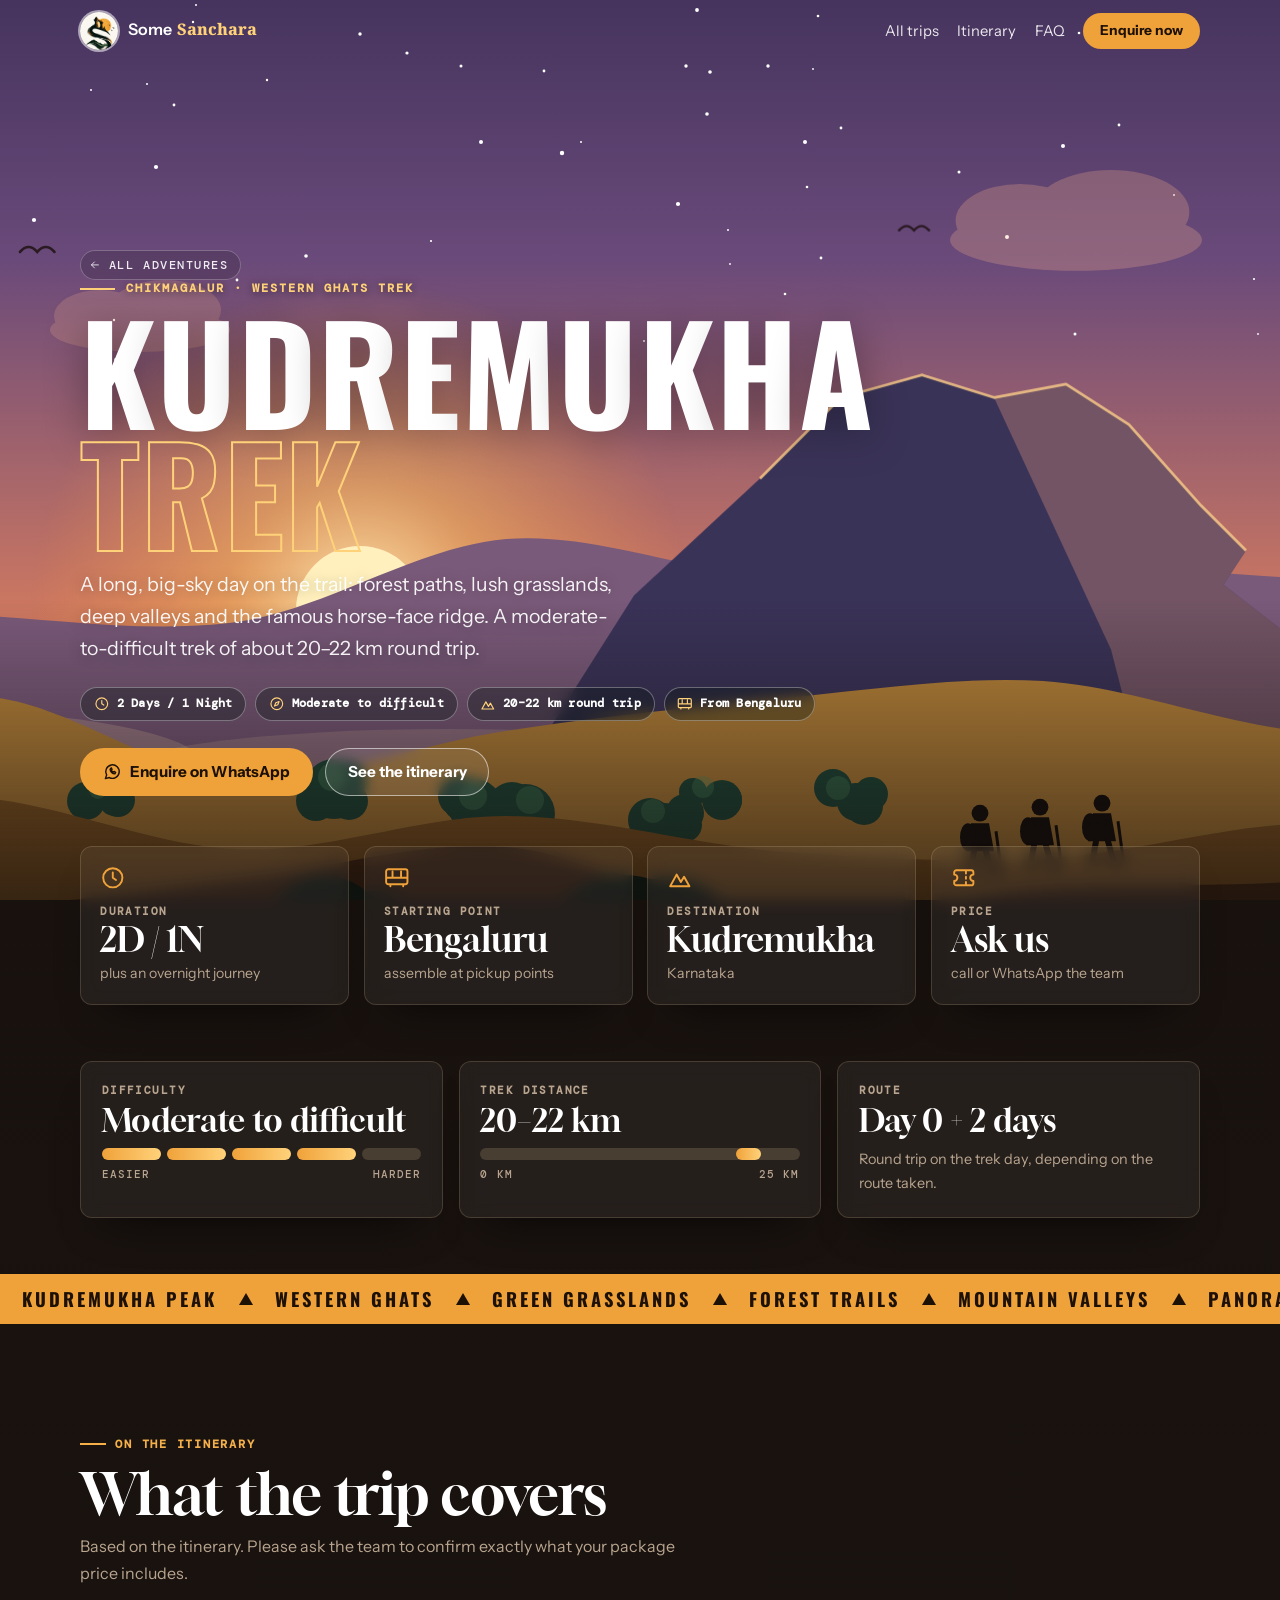
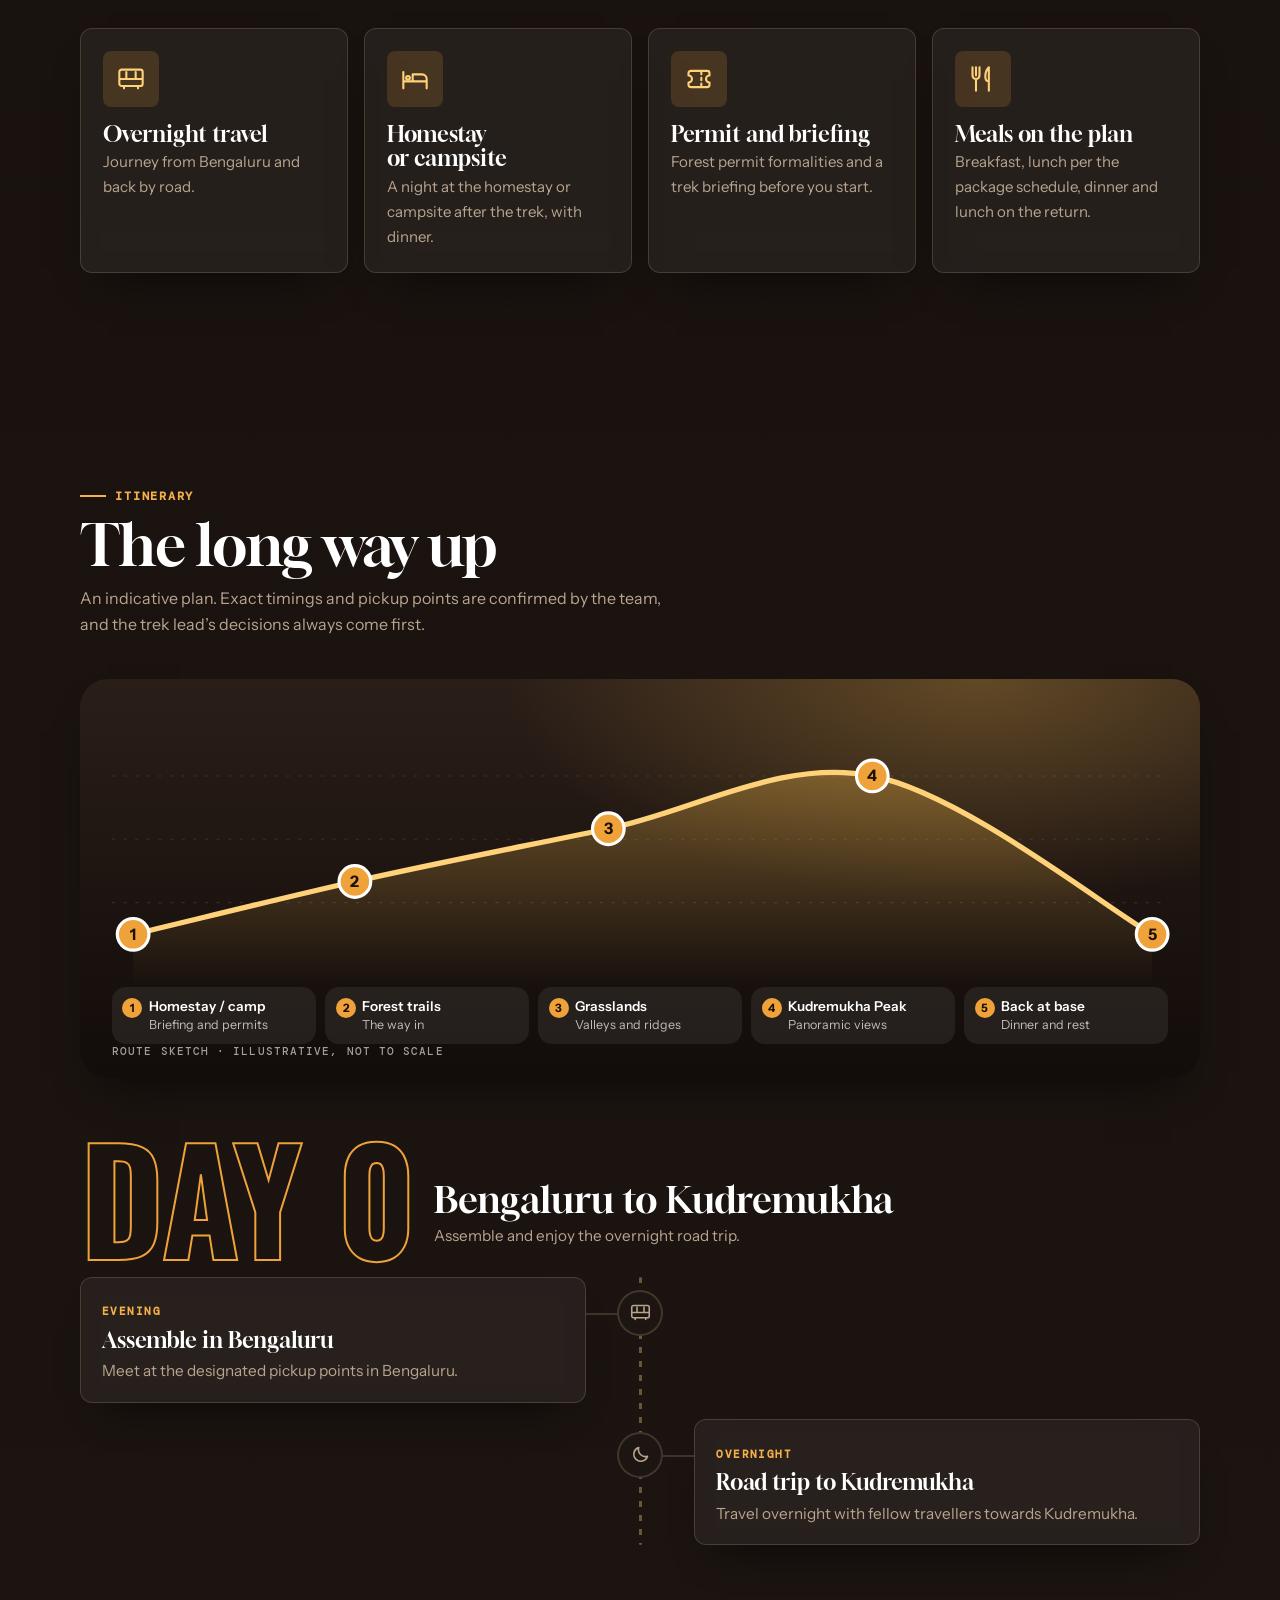
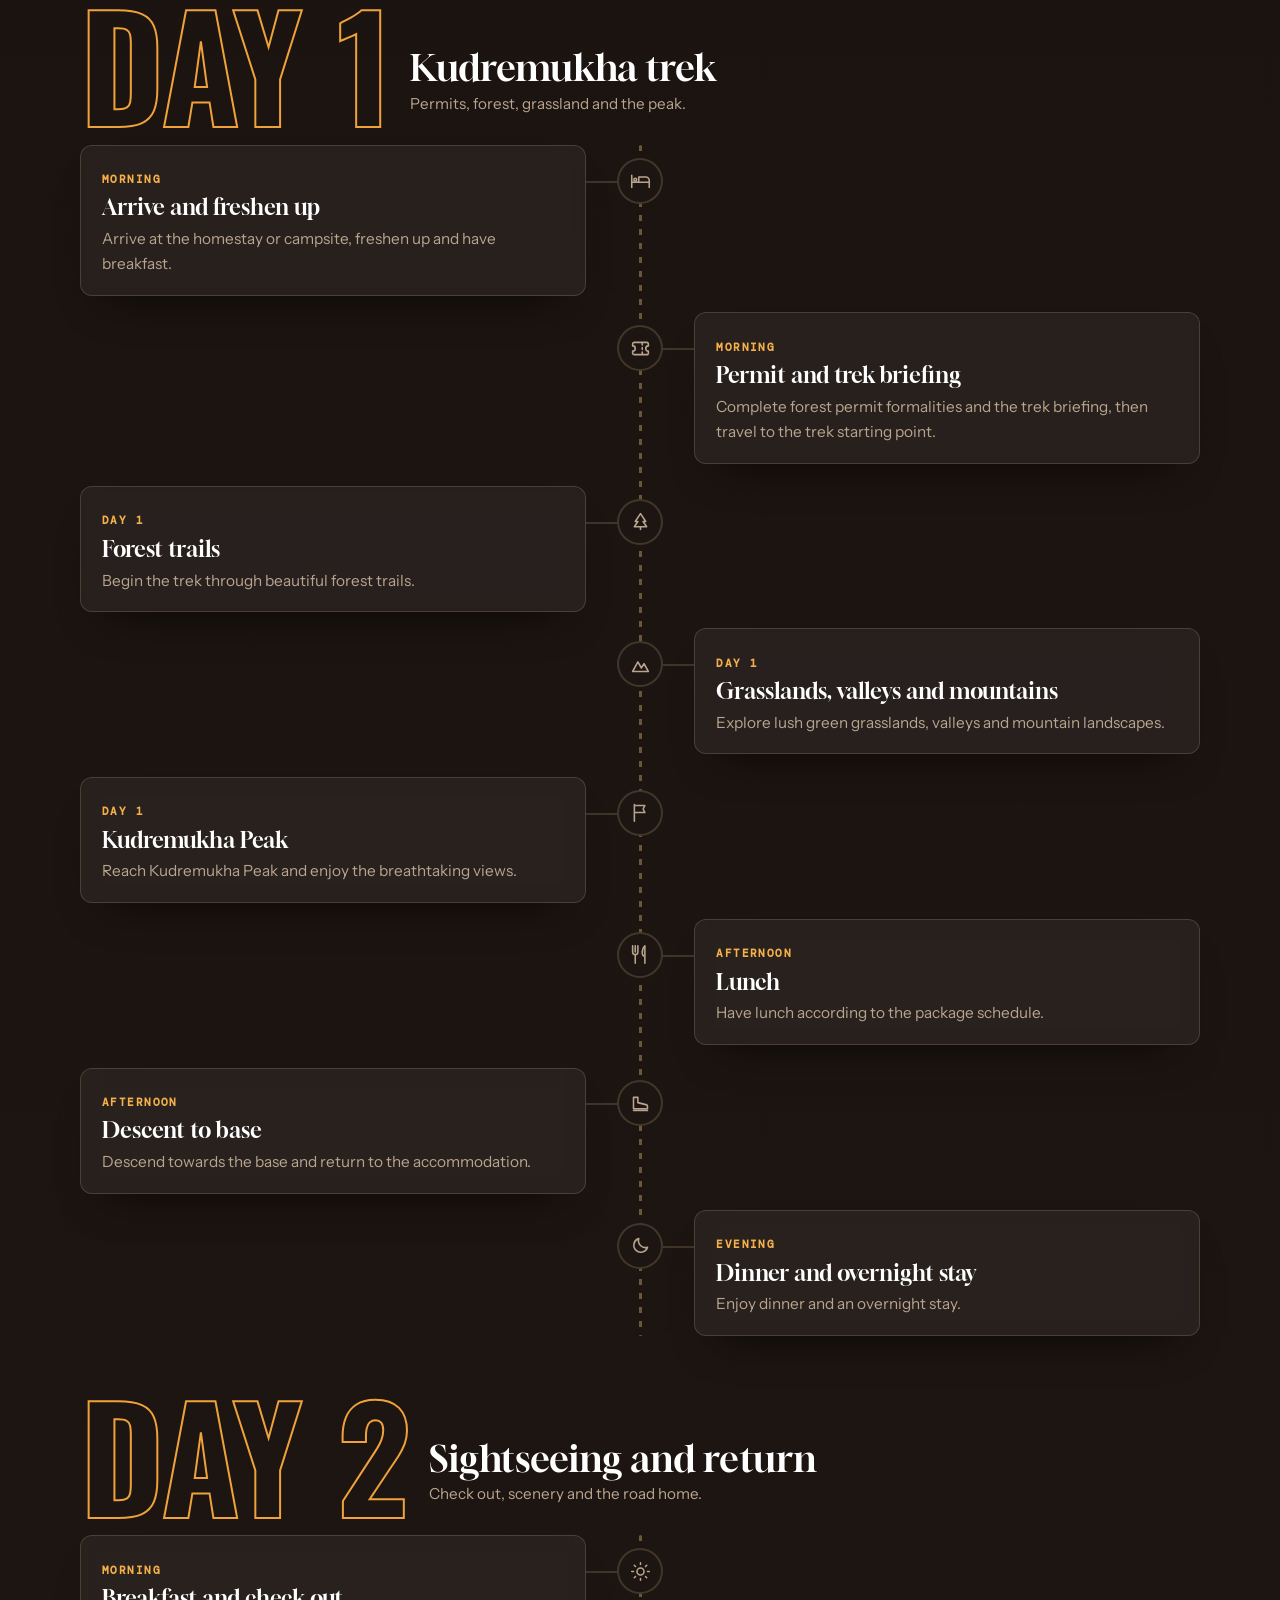
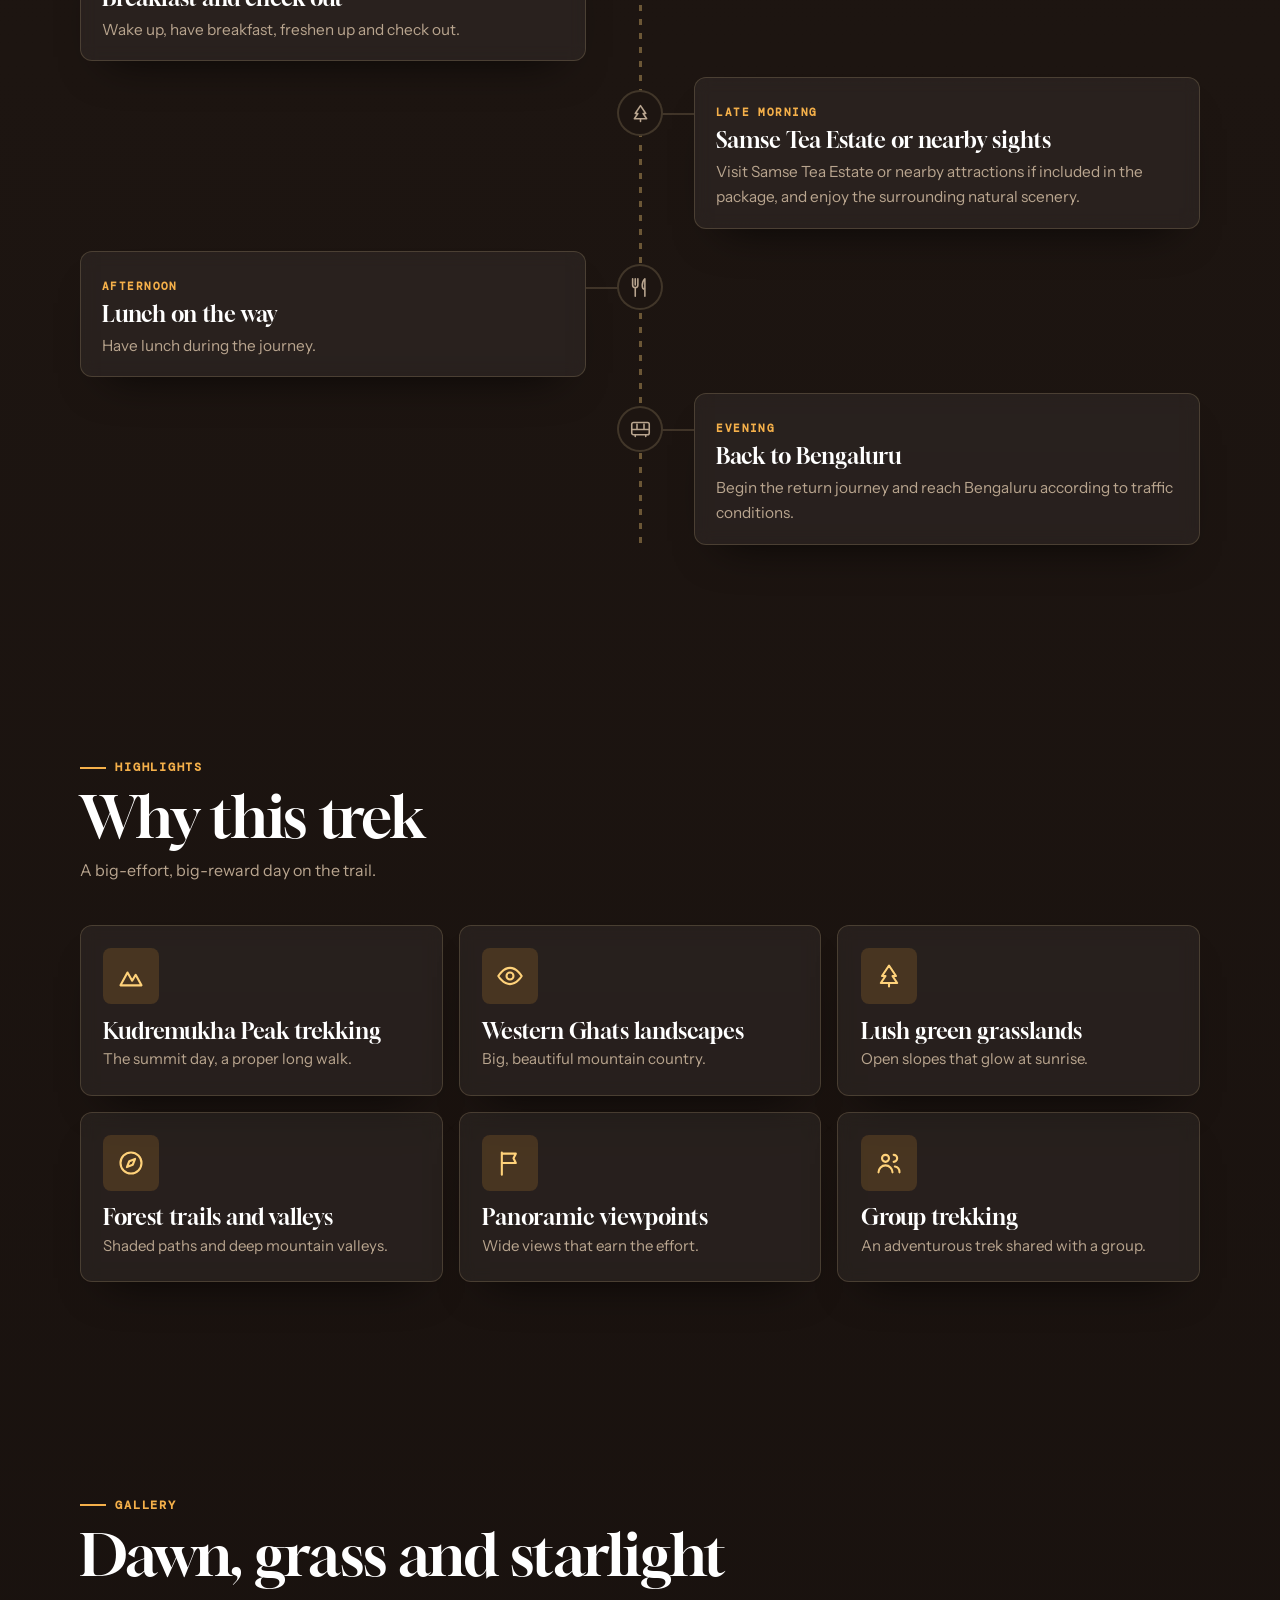
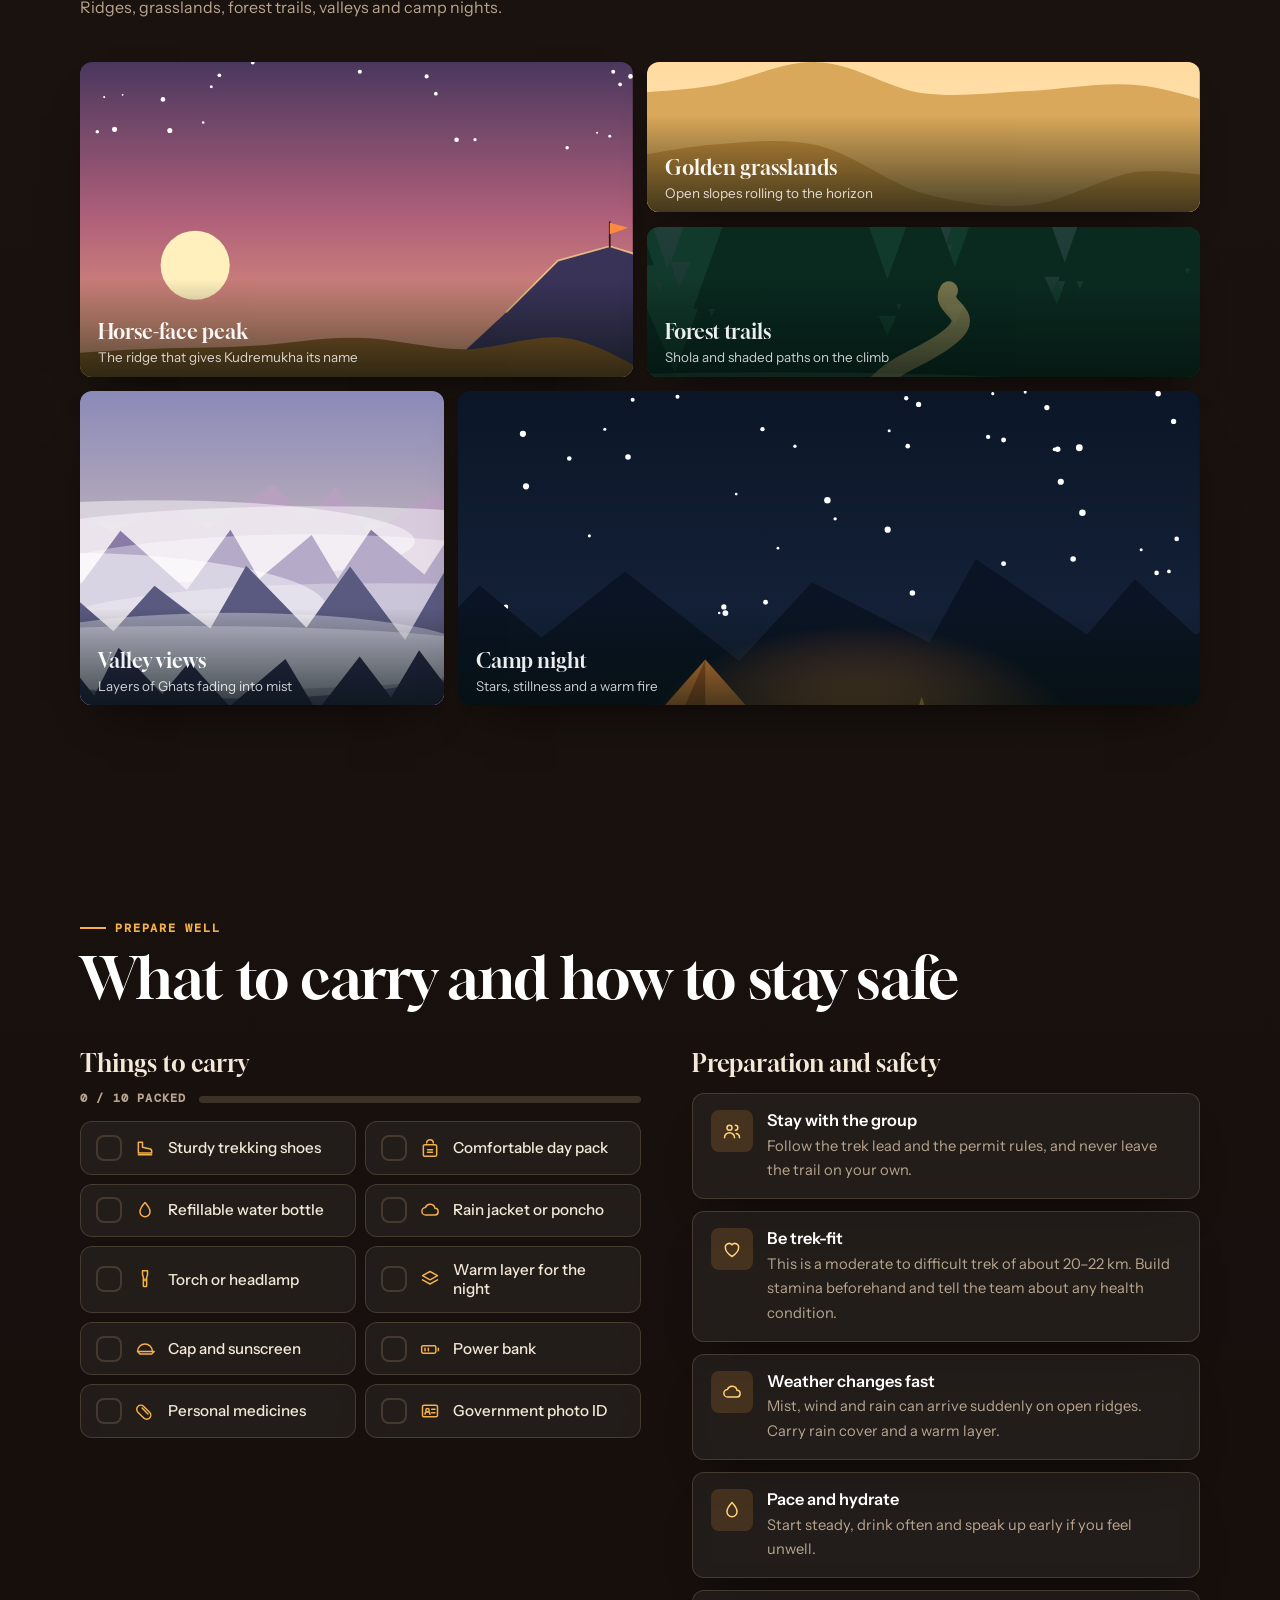
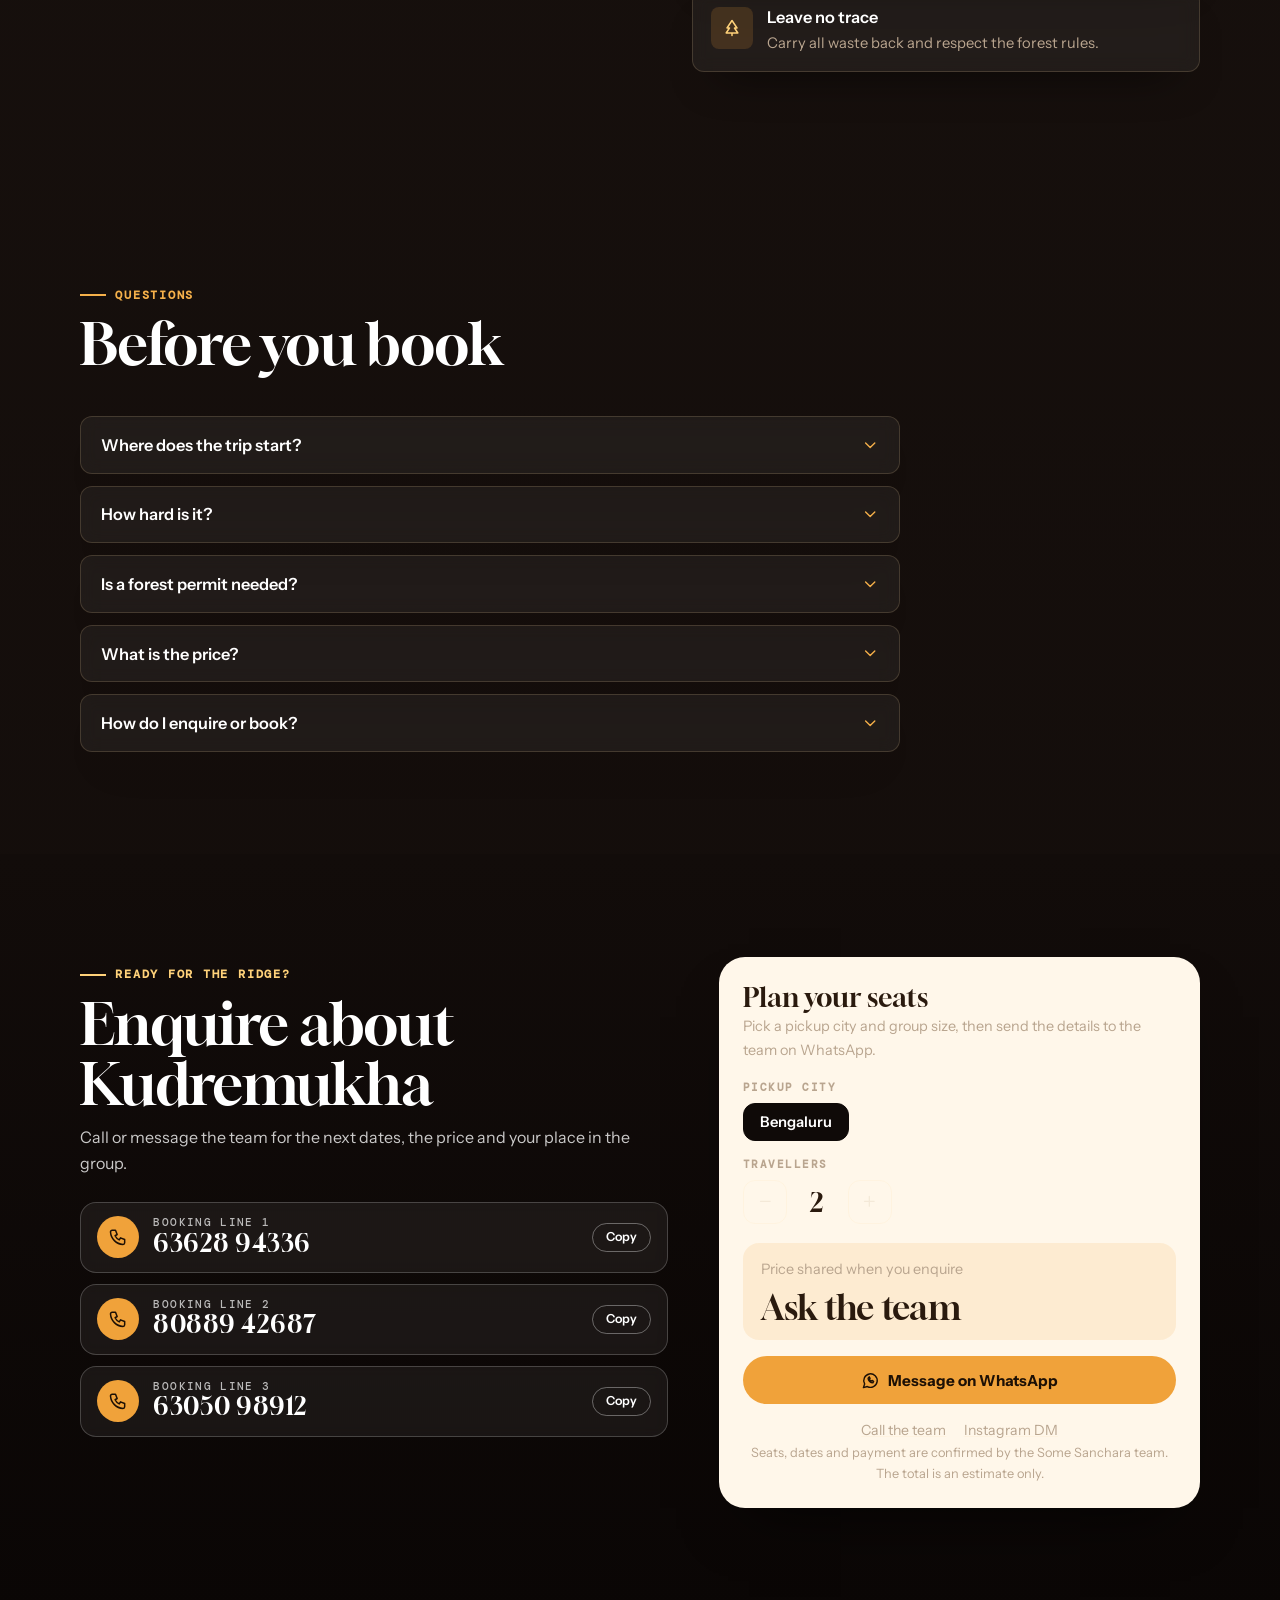
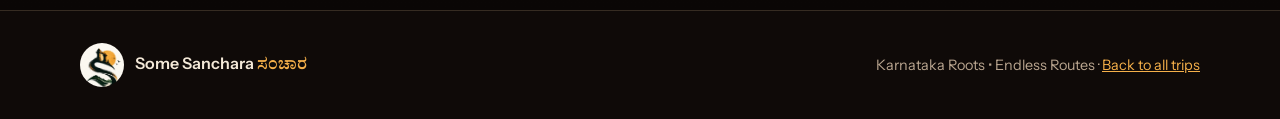
<file: itineraries/kudremukha-trek/index.html>
<!doctype html>
<html lang="en">
<head>
<meta charset="utf-8">
<meta name="viewport" content="width=device-width, initial-scale=1">
<title>Kudremukha Trek from Bengaluru | 2 Days / 1 Night | Some Sanchara</title>
<meta name="description" content="A 2-day Kudremukha trek with Some Sanchara: forest trails, lush grasslands, valleys and panoramic viewpoints on a 20–22 km round trip. Overnight journey from Bengaluru. Moderate to difficult.">
<meta name="theme-color" content="#120d0b">
<meta property="og:type" content="website"><meta property="og:site_name" content="Some Sanchara">
<meta property="og:title" content="Kudremukha Trek | Some Sanchara"><meta property="og:description" content="A 2-day Kudremukha trek with Some Sanchara: forest trails, lush grasslands, valleys and panoramic viewpoints on a 20–22 km round trip. Overnight journey from Bengaluru. Moderate to difficult.">
<meta name="twitter:card" content="summary">
<link rel="preconnect" href="https://fonts.googleapis.com">
<link rel="preconnect" href="https://fonts.gstatic.com" crossorigin>
<link rel="stylesheet" href="https://fonts.googleapis.com/css2?family=Gloock&family=Instrument+Sans:wght@400;500;600;700&family=DM+Mono:wght@400;500;600&family=Noto+Serif+Kannada:wght@600;800&family=Oswald:wght@500;600;700&display=swap">
<link rel="stylesheet" href="../../styles.css">
<link rel="stylesheet" href="../../scenes.css">
<link rel="stylesheet" href="../../itinerary.css">
<link rel="stylesheet" href="kudremukha.css">
<link rel="icon" type="image/png" href="../../assets/logo.png">
<script src="../../itinerary.js" defer></script>
</head>
<body class="d-page kudre-page alt-tl">
<div class="d-progress" aria-hidden="true"></div>
<header class="d-top"><div class="d-wrap in"><a class="d-brand" href="../../index.html" aria-label="Some Sanchara home"><img src="../../assets/logo.png" alt="" width="38" height="38"><span class="nm">Some <span class="kn" lang="kn">Sanchara</span></span></a><nav class="d-nav" aria-label="Main"><a class="hide-sm" href="../../index.html#trips">All trips</a><a class="hide-sm" href="#itinerary">Itinerary</a><a class="hide-sm" href="#faq">FAQ</a><a class="d-btn pri sm" href="#book">Enquire now</a></nav></div></header>
<main>
<section class="d-hero" id="top"><div class="scene" data-photo="" data-alt=""><svg class="scene-svg" viewBox="0 0 1600 900" preserveAspectRatio="xMidYMax slice" role="img" aria-label="Illustrated dawn over golden grasslands and the horse-face shaped Kudremukha peak" focusable="false"><defs><linearGradient id="kd-sky" x1="0" y1="0" x2="0" y2="1"><stop offset="0" stop-color="#1b1a3d"/><stop offset=".4" stop-color="#6a4a7a"/><stop offset=".72" stop-color="#e8845a"/><stop offset="1" stop-color="#ffcf7a"/></linearGradient><radialGradient id="kd-glow"><stop offset="0" stop-color="#fff0c0" stop-opacity="0.95"/><stop offset=".4" stop-color="#ffbf5a" stop-opacity="0.5"/><stop offset="1" stop-color="#ff9a3a" stop-opacity="0"/></radialGradient><linearGradient id="kd-fade" x1="0" y1="0" x2="0" y2="1"><stop offset="0" stop-color="#120d0b" stop-opacity="0"/><stop offset="1" stop-color="#120d0b" stop-opacity="0.92"/></linearGradient></defs><g class="px" data-depth="0.02"><rect x="-300" y="-300" width="2200" height="1400" fill="url(#kd-sky)"/></g><g class="px" data-depth="0.04"><circle class="star" cx="741" cy="142" r="1.0" fill="#fff" style="--dur:4.6s;--del:-0.0s"/><circle class="star" cx="804" cy="341" r="0.9" fill="#fff" style="--dur:3.7s;--del:-3.1s"/><circle class="star" cx="65" cy="144" r="1.8" fill="#fff" style="--dur:3.4s;--del:-3.6s"/><circle class="star" cx="251" cy="90" r="1.0" fill="#fff" style="--dur:3.5s;--del:-4.6s"/><circle class="star" cx="945" cy="294" r="1.3" fill="#fff" style="--dur:4.2s;--del:-0.5s"/><circle class="star" cx="466" cy="256" r="1.8" fill="#fff" style="--dur:3.3s;--del:-0.4s"/><circle class="star" cx="427" cy="80" r="1.2" fill="#fff" style="--dur:4.4s;--del:-1.0s"/><circle class="star" cx="1418" cy="334" r="0.9" fill="#fff" style="--dur:3.1s;--del:-2.5s"/><circle class="star" cx="38" cy="161" r="2.1" fill="#fff" style="--dur:2.3s;--del:-3.0s"/><circle class="star" cx="194" cy="220" r="2.1" fill="#fff" style="--dur:2.6s;--del:-0.0s"/><circle class="star" cx="134" cy="205" r="0.8" fill="#fff" style="--dur:2.3s;--del:-2.5s"/><circle class="star" cx="1473" cy="160" r="1.4" fill="#fff" style="--dur:3.9s;--del:-0.5s"/><circle class="star" cx="928" cy="66" r="1.7" fill="#fff" style="--dur:4.9s;--del:-0.3s"/><circle class="star" cx="888" cy="230" r="1.0" fill="#fff" style="--dur:2.8s;--del:-5.0s"/><circle class="star" cx="1597" cy="46" r="1.8" fill="#fff" style="--dur:4.9s;--del:-1.2s"/><circle class="star" cx="978" cy="16" r="1.3" fill="#fff" style="--dur:4.0s;--del:-3.0s"/><circle class="star" cx="1239" cy="33" r="1.3" fill="#fff" style="--dur:4.6s;--del:-2.9s"/><circle class="star" cx="722" cy="153" r="2.2" fill="#fff" style="--dur:3.7s;--del:-0.1s"/><circle class="star" cx="1279" cy="125" r="1.4" fill="#fff" style="--dur:2.6s;--del:-2.2s"/><circle class="star" cx="520" cy="34" r="1.7" fill="#fff" style="--dur:2.3s;--del:-3.9s"/><circle class="star" cx="41" cy="297" r="1.9" fill="#fff" style="--dur:3.5s;--del:-3.5s"/><circle class="star" cx="397" cy="280" r="1.4" fill="#fff" style="--dur:2.7s;--del:-4.8s"/><circle class="star" cx="641" cy="142" r="2.0" fill="#fff" style="--dur:3.1s;--del:-3.3s"/><circle class="star" cx="274" cy="320" r="1.2" fill="#fff" style="--dur:2.2s;--del:-4.9s"/><circle class="star" cx="276" cy="360" r="2.2" fill="#fff" style="--dur:3.8s;--del:-0.1s"/><circle class="star" cx="97" cy="79" r="1.3" fill="#fff" style="--dur:3.8s;--del:-4.8s"/><circle class="star" cx="567" cy="53" r="1.6" fill="#fff" style="--dur:2.4s;--del:-0.4s"/><circle class="star" cx="890" cy="264" r="0.9" fill="#fff" style="--dur:3.4s;--del:-3.5s"/><circle class="star" cx="1223" cy="146" r="2.0" fill="#fff" style="--dur:2.5s;--del:-3.6s"/><circle class="star" cx="1235" cy="334" r="1.5" fill="#fff" style="--dur:2.3s;--del:-0.2s"/><circle class="star" cx="846" cy="66" r="1.7" fill="#fff" style="--dur:2.3s;--del:-3.9s"/><circle class="star" cx="356" cy="5" r="1.0" fill="#fff" style="--dur:3.4s;--del:-2.8s"/><circle class="star" cx="621" cy="66" r="1.5" fill="#fff" style="--dur:4.8s;--del:-2.7s"/><circle class="star" cx="1506" cy="11" r="2.2" fill="#fff" style="--dur:4.7s;--del:-2.7s"/><circle class="star" cx="838" cy="204" r="2.1" fill="#fff" style="--dur:2.2s;--del:-3.2s"/><circle class="star" cx="867" cy="114" r="1.8" fill="#fff" style="--dur:4.2s;--del:-0.5s"/><circle class="star" cx="1119" cy="172" r="1.5" fill="#fff" style="--dur:3.9s;--del:-0.3s"/><circle class="star" cx="965" cy="142" r="2.0" fill="#fff" style="--dur:2.7s;--del:-4.1s"/><circle class="star" cx="1167" cy="237" r="2.0" fill="#fff" style="--dur:2.1s;--del:-3.0s"/><circle class="star" cx="981" cy="258" r="1.4" fill="#fff" style="--dur:2.2s;--del:-0.9s"/><circle class="star" cx="973" cy="69" r="0.9" fill="#fff" style="--dur:3.1s;--del:-2.4s"/><circle class="star" cx="857" cy="10" r="1.9" fill="#fff" style="--dur:3.0s;--del:-3.9s"/><circle class="star" cx="14" cy="363" r="1.6" fill="#fff" style="--dur:4.9s;--del:-4.9s"/><circle class="star" cx="1332" cy="40" r="1.3" fill="#fff" style="--dur:2.7s;--del:-3.9s"/><circle class="star" cx="307" cy="84" r="1.0" fill="#fff" style="--dur:2.4s;--del:-4.7s"/><circle class="star" cx="1562" cy="142" r="1.8" fill="#fff" style="--dur:3.4s;--del:-2.6s"/><circle class="star" cx="591" cy="241" r="1.1" fill="#fff" style="--dur:2.8s;--del:-2.6s"/><circle class="star" cx="316" cy="167" r="2.1" fill="#fff" style="--dur:2.1s;--del:-0.5s"/><circle class="star" cx="1280" cy="22" r="1.2" fill="#fff" style="--dur:4.6s;--del:-3.0s"/><circle class="star" cx="353" cy="22" r="1.2" fill="#fff" style="--dur:2.9s;--del:-4.0s"/><circle class="star" cx="1561" cy="299" r="2.1" fill="#fff" style="--dur:4.8s;--del:-4.4s"/><circle class="star" cx="1472" cy="368" r="0.9" fill="#fff" style="--dur:3.0s;--del:-1.2s"/><circle class="star" cx="967" cy="187" r="1.3" fill="#fff" style="--dur:4.5s;--del:-2.0s"/><circle class="star" cx="334" cy="105" r="1.4" fill="#fff" style="--dur:3.8s;--del:-2.8s"/><circle class="star" cx="704" cy="71" r="1.4" fill="#fff" style="--dur:3.0s;--del:-0.9s"/><circle class="star" cx="870" cy="72" r="1.8" fill="#fff" style="--dur:4.0s;--del:-0.7s"/><circle class="star" cx="1001" cy="128" r="1.4" fill="#fff" style="--dur:3.8s;--del:-3.8s"/><circle class="star" cx="1414" cy="279" r="1.1" fill="#fff" style="--dur:3.6s;--del:-1.7s"/><circle class="star" cx="31" cy="210" r="1.5" fill="#fff" style="--dur:4.6s;--del:-1.6s"/><circle class="star" cx="1334" cy="195" r="0.9" fill="#fff" style="--dur:4.2s;--del:-1.4s"/></g><g class="px" data-depth="0.05"><circle cx="520" cy="610" r="330" fill="url(#kd-glow)" class="glow"/><circle cx="520" cy="610" r="64" fill="#fff0bd" class="sun"/></g><g class="px" data-depth="0.07"><g class="cloud" style="--dur:130s;--del:0s"><g transform="translate(1200 220) scale(1.40)" fill="#ffb98a" opacity="0.25"><ellipse cx="0" cy="0" rx="90" ry="22"/><ellipse cx="-40" cy="-14" rx="46" ry="26"/><ellipse cx="25" cy="-20" rx="56" ry="30"/></g></g><g class="cloud" style="--dur:150s;--del:-50s"><g transform="translate(300 330) scale(1.00)" fill="#ffb98a" opacity="0.20"><ellipse cx="0" cy="0" rx="90" ry="22"/><ellipse cx="-40" cy="-14" rx="46" ry="26"/><ellipse cx="25" cy="-20" rx="56" ry="30"/></g></g></g><g class="px" data-depth="0.09"><g class="bird" style="--dur:38.3s;--del:-4.2s"><g transform="translate(20 225) scale(0.97)"><path class="flap" d="M0 0q7-8 14 0 7-8 14 0" fill="none" stroke="#2a1a22" stroke-width="2.2" stroke-linecap="round"/></g></g><g class="bird" style="--dur:28.7s;--del:-22.2s"><g transform="translate(180 251) scale(1.23)"><path class="flap" d="M0 0q7-8 14 0 7-8 14 0" fill="none" stroke="#2a1a22" stroke-width="2.2" stroke-linecap="round"/></g></g><g class="bird" style="--dur:34.1s;--del:-12.4s"><g transform="translate(1059 230) scale(1.07)"><path class="flap" d="M0 0q7-8 14 0 7-8 14 0" fill="none" stroke="#2a1a22" stroke-width="2.2" stroke-linecap="round"/></g></g><g class="bird" style="--dur:42.9s;--del:-12.1s"><g transform="translate(1594 220) scale(0.71)"><path class="flap" d="M0 0q7-8 14 0 7-8 14 0" fill="none" stroke="#2a1a22" stroke-width="2.2" stroke-linecap="round"/></g></g></g><g class="px" data-depth="0.12"><path d="M-140 598 C-95 601 39 611 129 615 C218 619 308 634 397 622 C487 609 576 547 666 539 C755 532 845 572 934 576 C1024 581 1113 564 1203 564 C1292 565 1382 574 1471 579 C1561 585 1695 595 1740 598 L1740 2000 L-140 2000 Z" fill="#7a5a7a"/></g><g class="px" data-depth="0.22"><g transform="translate(260 40) scale(0.900)"><path d="M300 990 L560 580 L700 450 L790 360 L880 335 L960 360 L1040 345 L1110 390 L1190 480 L1240 530 L1215 568 L1295 630 L1520 990Z" fill="#3a3358"/><path d="M960 360 L1040 345 L1110 390 L1190 480 L1240 530 L1215 568 L1295 630 L1520 990 L1180 990 L1090 640Z" fill="#a0706f" opacity=".55"/><path d="M700 450 L790 360 L880 335 L960 360 L1040 345 L1110 390 L1190 480 L1240 530" stroke="#ffd08a" stroke-width="3" fill="none" opacity=".8" stroke-linejoin="round"/></g></g><g class="px" data-depth="0.26"><ellipse class="mist" cx="1023" cy="761" rx="321" ry="44" fill="#ffd9b0" opacity="0.27" style="--dur:60s;--del:-45s;--dx:-203px"/><ellipse class="mist" cx="51" cy="764" rx="311" ry="56" fill="#ffd9b0" opacity="0.25" style="--dur:61s;--del:-35s;--dx:151px"/><ellipse class="mist" cx="943" cy="792" rx="261" ry="63" fill="#ffd9b0" opacity="0.26" style="--dur:50s;--del:-8s;--dx:134px"/><ellipse class="mist" cx="608" cy="774" rx="336" ry="45" fill="#ffd9b0" opacity="0.19" style="--dur:54s;--del:-6s;--dx:131px"/></g><g class="px" data-depth="0.32"><path d="M-140 794 C-95 778 39 698 129 696 C218 693 308 773 397 778 C487 784 576 744 666 731 C755 717 845 708 934 699 C1024 691 1113 676 1203 681 C1292 687 1382 725 1471 732 C1561 739 1695 726 1740 725 L1740 2000 L-140 2000 Z" fill="#b9843a"/></g><g class="px" data-depth="0.36"><g fill="#1f4a3a"><circle cx="622" cy="802" r="19"/><circle cx="619" cy="796" r="21"/><circle cx="644" cy="821" r="27"/><circle cx="635" cy="806" r="27"/></g><circle cx="633" cy="796" r="14" fill="#5a9a6a" opacity=".35"/><g fill="#1f4a3a"><circle cx="508" cy="780" r="19"/><circle cx="476" cy="801" r="20"/><circle cx="509" cy="801" r="19"/><circle cx="494" cy="789" r="30"/></g><circle cx="492" cy="777" r="14" fill="#5a9a6a" opacity=".35"/><g fill="#1f4a3a"><circle cx="246" cy="801" r="19"/><circle cx="262" cy="791" r="18"/><circle cx="274" cy="801" r="15"/><circle cx="278" cy="800" r="17"/></g><circle cx="258" cy="790" r="9" fill="#5a9a6a" opacity=".35"/><g fill="#1f4a3a"><circle cx="884" cy="800" r="18"/><circle cx="885" cy="803" r="15"/><circle cx="853" cy="792" r="14"/><circle cx="882" cy="800" r="20"/></g><circle cx="863" cy="787" r="11" fill="#5a9a6a" opacity=".35"/><g fill="#1f4a3a"><circle cx="1636" cy="800" r="18"/><circle cx="1655" cy="796" r="15"/><circle cx="1633" cy="804" r="12"/><circle cx="1639" cy="805" r="18"/></g><circle cx="1645" cy="795" r="9" fill="#5a9a6a" opacity=".35"/><g fill="#1f4a3a"><circle cx="993" cy="788" r="19"/><circle cx="1016" cy="802" r="19"/><circle cx="1024" cy="806" r="19"/><circle cx="1031" cy="794" r="17"/></g><circle cx="998" cy="788" r="12" fill="#5a9a6a" opacity=".35"/><g fill="#1f4a3a"><circle cx="824" cy="822" r="19"/><circle cx="810" cy="820" r="22"/><circle cx="845" cy="813" r="19"/><circle cx="845" cy="825" r="17"/></g><circle cx="813" cy="811" r="12" fill="#5a9a6a" opacity=".35"/><g fill="#1f4a3a"><circle cx="673" cy="823" r="29"/><circle cx="685" cy="814" r="30"/><circle cx="683" cy="818" r="27"/><circle cx="672" cy="807" r="25"/></g><circle cx="690" cy="800" r="14" fill="#5a9a6a" opacity=".35"/></g><g class="px" data-depth="0.42"><path d="M-140 825 C-95 820 39 792 129 797 C218 801 308 846 397 849 C487 853 576 816 666 816 C755 816 845 843 934 851 C1024 858 1113 863 1203 859 C1292 854 1382 825 1471 823 C1561 821 1695 841 1740 845 L1740 2000 L-140 2000 Z" fill="#8a5a24"/><g transform="translate(1130 836) scale(2.00)" fill="#120d0b" stroke="#120d0b"><g class="trek-walk" style="--del:0.0s"><circle cx="0" cy="-27" r="4.2" stroke="none"/><path d="M-4.5 -22h9l2.5 14h-14z" stroke="none"/><ellipse cx="-6" cy="-15" rx="4" ry="7" stroke="none"/><path d="M-3 -8 -5 3M3 -8 6 3" fill="none" stroke-width="3" stroke-linecap="round"/><path d="M8 -18 11 4" fill="none" stroke-width="1.5"/></g></g><g transform="translate(1190 830) scale(2.00)" fill="#120d0b" stroke="#120d0b"><g class="trek-walk" style="--del:-0.3s"><circle cx="0" cy="-27" r="4.2" stroke="none"/><path d="M-4.5 -22h9l2.5 14h-14z" stroke="none"/><ellipse cx="-6" cy="-15" rx="4" ry="7" stroke="none"/><path d="M-3 -8 -5 3M3 -8 6 3" fill="none" stroke-width="3" stroke-linecap="round"/><path d="M8 -18 11 4" fill="none" stroke-width="1.5"/></g></g><g transform="translate(1252 826) scale(2.00)" fill="#120d0b" stroke="#120d0b"><g class="trek-walk" style="--del:-0.6s"><circle cx="0" cy="-27" r="4.2" stroke="none"/><path d="M-4.5 -22h9l2.5 14h-14z" stroke="none"/><ellipse cx="-6" cy="-15" rx="4" ry="7" stroke="none"/><path d="M-3 -8 -5 3M3 -8 6 3" fill="none" stroke-width="3" stroke-linecap="round"/><path d="M8 -18 11 4" fill="none" stroke-width="1.5"/></g></g></g><g class="px" data-depth="0.55"><path d="M-140 843 C-95 853 39 896 129 902 C218 908 308 889 397 879 C487 870 576 840 666 847 C755 854 845 916 934 923 C1024 929 1113 895 1203 888 C1292 881 1382 889 1471 880 C1561 871 1695 844 1740 836 L1740 2000 L-140 2000 Z" fill="#4a2a14"/><g fill="#0d241c"><circle cx="516" cy="951" r="49"/><circle cx="477" cy="947" r="39"/><circle cx="485" cy="939" r="63"/><circle cx="534" cy="953" r="62"/></g><g fill="#0d241c"><circle cx="1512" cy="951" r="52"/><circle cx="1460" cy="952" r="47"/><circle cx="1521" cy="960" r="48"/><circle cx="1482" cy="972" r="51"/></g><g fill="#0d241c"><circle cx="-41" cy="949" r="42"/><circle cx="-9" cy="966" r="58"/><circle cx="14" cy="934" r="54"/><circle cx="5" cy="952" r="52"/></g><g fill="#0d241c"><circle cx="426" cy="955" r="44"/><circle cx="370" cy="957" r="49"/><circle cx="394" cy="975" r="49"/><circle cx="431" cy="971" r="37"/></g><g fill="#0d241c"><circle cx="784" cy="965" r="90"/><circle cx="782" cy="991" r="57"/><circle cx="732" cy="992" r="74"/><circle cx="825" cy="965" r="87"/></g><g fill="#0d241c"><circle cx="-28" cy="953" r="58"/><circle cx="-0" cy="961" r="53"/><circle cx="-101" cy="928" r="54"/><circle cx="42" cy="970" r="65"/></g></g><g class="px" data-depth="0.5"><circle class="spark" cx="741" cy="618" r="1.6" style="--dur:13.9s;--del:-0.1s;--dx:0px"/><circle class="spark" cx="1437" cy="486" r="2.4" style="--dur:11.9s;--del:-0.6s;--dx:-10px"/><circle class="spark" cx="1126" cy="653" r="2.7" style="--dur:8.3s;--del:-3.3s;--dx:-31px"/><circle class="spark" cx="810" cy="866" r="2.5" style="--dur:13.2s;--del:-5.4s;--dx:20px"/><circle class="spark" cx="163" cy="581" r="2.6" style="--dur:12.8s;--del:-5.9s;--dx:-33px"/><circle class="spark" cx="427" cy="544" r="1.9" style="--dur:13.5s;--del:-2.8s;--dx:31px"/><circle class="spark" cx="1407" cy="475" r="2.1" style="--dur:10.9s;--del:-0.3s;--dx:-6px"/><circle class="spark" cx="1450" cy="500" r="2.5" style="--dur:8.0s;--del:-8.1s;--dx:32px"/><circle class="spark" cx="325" cy="454" r="1.6" style="--dur:11.3s;--del:-0.2s;--dx:-33px"/><circle class="spark" cx="795" cy="864" r="2.2" style="--dur:10.2s;--del:-8.9s;--dx:-33px"/><circle class="spark" cx="928" cy="528" r="2.5" style="--dur:14.7s;--del:-0.8s;--dx:4px"/><circle class="spark" cx="970" cy="517" r="1.9" style="--dur:15.0s;--del:-14.0s;--dx:-30px"/><circle class="spark" cx="1129" cy="878" r="1.8" style="--dur:11.9s;--del:-0.6s;--dx:-11px"/><circle class="spark" cx="1079" cy="716" r="2.8" style="--dur:7.7s;--del:-4.9s;--dx:29px"/><circle class="spark" cx="935" cy="653" r="2.1" style="--dur:14.9s;--del:-8.0s;--dx:-39px"/><circle class="spark" cx="1279" cy="598" r="2.2" style="--dur:8.7s;--del:-6.2s;--dx:-14px"/><circle class="spark" cx="142" cy="733" r="1.6" style="--dur:13.3s;--del:-0.4s;--dx:22px"/><circle class="spark" cx="1292" cy="674" r="2.7" style="--dur:9.0s;--del:-10.3s;--dx:-6px"/></g><rect x="-300" y="600" width="2200" height="400" fill="url(#kd-fade)" pointer-events="none"/></svg></div><div class="in"><a class="d-crumb" href="../../index.html#trips" style="--i:0"><svg class="ic" viewBox="0 0 24 24" fill="none" stroke="currentColor" stroke-width="1.8" stroke-linecap="round" stroke-linejoin="round" aria-hidden="true"><path d="M5 12h14M13 6l6 6-6 6"/></svg> All adventures</a><p class="d-eyebrow" style="--i:1">Chikmagalur · Western Ghats trek</p><h1 class="h-title" aria-label="Kudremukha Trek" style="animation:none"><span class="w" aria-hidden="true"><span class="ch" style="--i:0">K</span><span class="ch" style="--i:1">u</span><span class="ch" style="--i:2">d</span><span class="ch" style="--i:3">r</span><span class="ch" style="--i:4">e</span><span class="ch" style="--i:5">m</span><span class="ch" style="--i:6">u</span><span class="ch" style="--i:7">k</span><span class="ch" style="--i:8">h</span><span class="ch" style="--i:9">a</span></span><span class="w w2" aria-hidden="true"><span class="ch" style="--i:10">T</span><span class="ch" style="--i:11">r</span><span class="ch" style="--i:12">e</span><span class="ch" style="--i:13">k</span></span></h1><p class="d-lede" style="--i:3">A long, big-sky day on the trail: forest paths, lush grasslands, deep valleys and the famous horse-face ridge. A moderate-to-difficult trek of about 20–22 km round trip.</p><div class="d-chips" style="--i:4"><span class="d-chip"><svg class="ic" viewBox="0 0 24 24" fill="none" stroke="currentColor" stroke-width="1.8" stroke-linecap="round" stroke-linejoin="round" aria-hidden="true"><circle cx="12" cy="12" r="9"/><path d="M12 7v5l3 2"/></svg>2 Days / 1 Night</span><span class="d-chip"><svg class="ic" viewBox="0 0 24 24" fill="none" stroke="currentColor" stroke-width="1.8" stroke-linecap="round" stroke-linejoin="round" aria-hidden="true"><circle cx="12" cy="12" r="9"/><path d="m15.5 8.5-2 5-5 2 2-5z"/></svg>Moderate to difficult</span><span class="d-chip"><svg class="ic" viewBox="0 0 24 24" fill="none" stroke="currentColor" stroke-width="1.8" stroke-linecap="round" stroke-linejoin="round" aria-hidden="true"><path d="M3 20 9 9l4 7 3-5 5 9z"/></svg>20–22 km round trip</span><span class="d-chip"><svg class="ic" viewBox="0 0 24 24" fill="none" stroke="currentColor" stroke-width="1.8" stroke-linecap="round" stroke-linejoin="round" aria-hidden="true"><path d="M8 6v6M16 6v6M2 12h20M7 18h10M4 4h16a2 2 0 0 1 2 2v10a2 2 0 0 1-2 2H4a2 2 0 0 1-2-2V6a2 2 0 0 1 2-2zM6 18v2M18 18v2"/></svg>From Bengaluru</span></div><div class="d-cta-row" style="--i:5"><a class="d-btn pri" href="#book"><svg class="ic" viewBox="0 0 24 24" fill="none" stroke="currentColor" stroke-width="1.8" stroke-linecap="round" stroke-linejoin="round" aria-hidden="true"><path d="M3 21l1.6-4.7A8.5 8.5 0 1 1 8 19.6z"/><path d="M9 9c0 3 3 6 6 6l1-2-2-1-1 .8c-1-.4-2-1.4-2.4-2.4l.8-1-1-2z"/></svg> Enquire on WhatsApp</a><a class="d-btn ghost" href="#itinerary">See the itinerary</a></div></div><span class="d-cue" aria-hidden="true"></span></section>
<section class="d-stats"><div class="d-wrap"><div class="stat-grid"><div class="stat rv" style="--d:0ms"><svg class="ic" viewBox="0 0 24 24" fill="none" stroke="currentColor" stroke-width="1.8" stroke-linecap="round" stroke-linejoin="round" aria-hidden="true"><circle cx="12" cy="12" r="9"/><path d="M12 7v5l3 2"/></svg><small>Duration</small><b>2D / 1N</b><span>plus an overnight journey</span></div><div class="stat rv" style="--d:90ms"><svg class="ic" viewBox="0 0 24 24" fill="none" stroke="currentColor" stroke-width="1.8" stroke-linecap="round" stroke-linejoin="round" aria-hidden="true"><path d="M8 6v6M16 6v6M2 12h20M7 18h10M4 4h16a2 2 0 0 1 2 2v10a2 2 0 0 1-2 2H4a2 2 0 0 1-2-2V6a2 2 0 0 1 2-2zM6 18v2M18 18v2"/></svg><small>Starting point</small><b>Bengaluru</b><span>assemble at pickup points</span></div><div class="stat rv" style="--d:180ms"><svg class="ic" viewBox="0 0 24 24" fill="none" stroke="currentColor" stroke-width="1.8" stroke-linecap="round" stroke-linejoin="round" aria-hidden="true"><path d="M3 20 9 9l4 7 3-5 5 9z"/></svg><small>Destination</small><b>Kudremukha</b><span>Karnataka</span></div><div class="stat rv" style="--d:270ms"><svg class="ic" viewBox="0 0 24 24" fill="none" stroke="currentColor" stroke-width="1.8" stroke-linecap="round" stroke-linejoin="round" aria-hidden="true"><path d="M3 9V7a2 2 0 0 1 2-2h14a2 2 0 0 1 2 2v2a3 3 0 0 0 0 6v2a2 2 0 0 1-2 2H5a2 2 0 0 1-2-2v-2a3 3 0 0 0 0-6zM14 5v3M14 11v2M14 16v3"/></svg><small>Price</small><b>Ask us</b><span>call or WhatsApp the team</span></div></div></div></section>
<section class="d-sec" style="padding-block:clamp(2rem,5vw,3.5rem)"><div class="d-wrap"><div class="facts-panel"><div class="fp rv"><small>Difficulty</small><b>Moderate to difficult</b><div class="meter"><i class="on" style="--k:0"></i><i class="on" style="--k:1"></i><i class="on" style="--k:2"></i><i class="on" style="--k:3"></i><i class="" style="--k:4"></i></div><div class="legend2"><span>Easier</span><span>Harder</span></div></div><div class="fp rv" style="--d:100ms"><small>Trek distance</small><b>20–22 km</b><div class="dist-bar" style="--a:80%;--w:8%"><i></i></div><div class="legend2"><span>0 km</span><span>25 km</span></div></div><div class="fp rv" style="--d:200ms"><small>Route</small><b>Day 0 + 2 days</b><p style="color:var(--muted);font-size:.9rem">Round trip on the trek day, depending on the route taken.</p></div></div></div></section>
<div class="k-ticker" aria-hidden="true"><div class="track"><span>Kudremukha Peak</span><span>Western Ghats</span><span>Green Grasslands</span><span>Forest Trails</span><span>Mountain Valleys</span><span>Panoramic Viewpoints</span><span>Group Trek</span><span>Kudremukha Peak</span><span>Western Ghats</span><span>Green Grasslands</span><span>Forest Trails</span><span>Mountain Valleys</span><span>Panoramic Viewpoints</span><span>Group Trek</span><span>Kudremukha Peak</span><span>Western Ghats</span><span>Green Grasslands</span><span>Forest Trails</span><span>Mountain Valleys</span><span>Panoramic Viewpoints</span><span>Group Trek</span><span>Kudremukha Peak</span><span>Western Ghats</span><span>Green Grasslands</span><span>Forest Trails</span><span>Mountain Valleys</span><span>Panoramic Viewpoints</span><span>Group Trek</span></div></div>
<section class="d-sec"><div class="d-wrap"><div class="d-head rv"><span class="d-kick">On the itinerary</span><h2 class="d-h2">What the trip covers</h2><p class="d-sub">Based on the itinerary. Please ask the team to confirm exactly what your package price includes.</p></div><div class="card-grid"><article class="icard rv" style="--d:0ms"><span class="badge"><svg class="ic" viewBox="0 0 24 24" fill="none" stroke="currentColor" stroke-width="1.8" stroke-linecap="round" stroke-linejoin="round" aria-hidden="true"><path d="M8 6v6M16 6v6M2 12h20M7 18h10M4 4h16a2 2 0 0 1 2 2v10a2 2 0 0 1-2 2H4a2 2 0 0 1-2-2V6a2 2 0 0 1 2-2zM6 18v2M18 18v2"/></svg></span><h3>Overnight travel</h3><p>Journey from Bengaluru and back by road.</p></article><article class="icard rv" style="--d:90ms"><span class="badge"><svg class="ic" viewBox="0 0 24 24" fill="none" stroke="currentColor" stroke-width="1.8" stroke-linecap="round" stroke-linejoin="round" aria-hidden="true"><path d="M2 20V6M2 14h20v6M22 14v-2a4 4 0 0 0-4-4h-8v6"/><circle cx="6" cy="11" r="1.6"/></svg></span><h3>Homestay or campsite</h3><p>A night at the homestay or campsite after the trek, with dinner.</p></article><article class="icard rv" style="--d:180ms"><span class="badge"><svg class="ic" viewBox="0 0 24 24" fill="none" stroke="currentColor" stroke-width="1.8" stroke-linecap="round" stroke-linejoin="round" aria-hidden="true"><path d="M3 9V7a2 2 0 0 1 2-2h14a2 2 0 0 1 2 2v2a3 3 0 0 0 0 6v2a2 2 0 0 1-2 2H5a2 2 0 0 1-2-2v-2a3 3 0 0 0 0-6zM14 5v3M14 11v2M14 16v3"/></svg></span><h3>Permit and briefing</h3><p>Forest permit formalities and a trek briefing before you start.</p></article><article class="icard rv" style="--d:270ms"><span class="badge"><svg class="ic" viewBox="0 0 24 24" fill="none" stroke="currentColor" stroke-width="1.8" stroke-linecap="round" stroke-linejoin="round" aria-hidden="true"><path d="M3 2v7a3 3 0 0 0 3 3v10M9 2v7a3 3 0 0 1-3 3M6 2v7M17 22V2c-2 2-3 5-3 8s1 4 3 4"/></svg></span><h3>Meals on the plan</h3><p>Breakfast, lunch per the package schedule, dinner and lunch on the return.</p></article></div></div></section>
<section class="d-sec" id="itinerary"><div class="d-wrap"><div class="d-head rv"><span class="d-kick">Itinerary</span><h2 class="d-h2">The long way up</h2><p class="d-sub">An indicative plan. Exact timings and pickup points are confirmed by the team, and the trek lead’s decisions always come first.</p></div><div class="profile rv"><svg viewBox="0 0 1000 270" role="img" aria-label="Sketch of the route"><defs><linearGradient id="pf-fill" x1="0" y1="0" x2="0" y2="1"><stop offset="0" stop-color="#f2b84b" stop-opacity=".4"/><stop offset="1" stop-color="#f2b84b" stop-opacity="0"/></linearGradient></defs><g class="grid"><line x1="0" x2="1000" y1="70" y2="70"/><line x1="0" x2="1000" y1="130" y2="130"/><line x1="0" x2="1000" y1="190" y2="190"/></g><path class="area" d="M20 220 C55 212 155 187 230 170 C305 153 388 137 470 120 C552 103 634 53 720 70 C806 87 941 195 985 220 L985 270 L20 270Z"/><path class="line" d="M20 220 C55 212 155 187 230 170 C305 153 388 137 470 120 C552 103 634 53 720 70 C806 87 941 195 985 220"/><g class="wp"><circle class="o" cx="20" cy="220" r="15"/><text x="20" y="225">1</text></g><g class="wp"><circle class="o" cx="230" cy="170" r="15"/><text x="230" y="175">2</text></g><g class="wp"><circle class="o" cx="470" cy="120" r="15"/><text x="470" y="125">3</text></g><g class="wp"><circle class="o" cx="720" cy="70" r="15"/><text x="720" y="75">4</text></g><g class="wp"><circle class="o" cx="985" cy="220" r="15"/><text x="985" y="225">5</text></g></svg><ol class="legend"><li><b>Homestay / camp</b><span>Briefing and permits</span></li><li><b>Forest trails</b><span>The way in</span></li><li><b>Grasslands</b><span>Valleys and ridges</span></li><li><b>Kudremukha Peak</b><span>Panoramic views</span></li><li><b>Back at base</b><span>Dinner and rest</span></li></ol><p class="profile-note">Route sketch · illustrative, not to scale</p></div><div class="day-ban rv"><span class="dn">Day 0</span><div><h3>Bengaluru to Kudremukha</h3><p>Assemble and enjoy the overnight road trip.</p></div></div><ol class="tline" data-tline><li class="tl-item rv" data-fx="left"><span class="tl-node"><svg class="ic" viewBox="0 0 24 24" fill="none" stroke="currentColor" stroke-width="1.8" stroke-linecap="round" stroke-linejoin="round" aria-hidden="true"><path d="M8 6v6M16 6v6M2 12h20M7 18h10M4 4h16a2 2 0 0 1 2 2v10a2 2 0 0 1-2 2H4a2 2 0 0 1-2-2V6a2 2 0 0 1 2-2zM6 18v2M18 18v2"/></svg></span><div class="tl-card"><span class="tl-time">Evening</span><h3>Assemble in Bengaluru</h3><p>Meet at the designated pickup points in Bengaluru.</p></div></li><li class="tl-item rv" data-fx="right"><span class="tl-node"><svg class="ic" viewBox="0 0 24 24" fill="none" stroke="currentColor" stroke-width="1.8" stroke-linecap="round" stroke-linejoin="round" aria-hidden="true"><path d="M20 14A8 8 0 0 1 10 4a8 8 0 1 0 10 10z"/></svg></span><div class="tl-card"><span class="tl-time">Overnight</span><h3>Road trip to Kudremukha</h3><p>Travel overnight with fellow travellers towards Kudremukha.</p></div></li></ol><div class="day-ban rv"><span class="dn">Day 1</span><div><h3>Kudremukha trek</h3><p>Permits, forest, grassland and the peak.</p></div></div><ol class="tline" data-tline><li class="tl-item rv" data-fx="left"><span class="tl-node"><svg class="ic" viewBox="0 0 24 24" fill="none" stroke="currentColor" stroke-width="1.8" stroke-linecap="round" stroke-linejoin="round" aria-hidden="true"><path d="M2 20V6M2 14h20v6M22 14v-2a4 4 0 0 0-4-4h-8v6"/><circle cx="6" cy="11" r="1.6"/></svg></span><div class="tl-card"><span class="tl-time">Morning</span><h3>Arrive and freshen up</h3><p>Arrive at the homestay or campsite, freshen up and have breakfast.</p></div></li><li class="tl-item rv" data-fx="right"><span class="tl-node"><svg class="ic" viewBox="0 0 24 24" fill="none" stroke="currentColor" stroke-width="1.8" stroke-linecap="round" stroke-linejoin="round" aria-hidden="true"><path d="M3 9V7a2 2 0 0 1 2-2h14a2 2 0 0 1 2 2v2a3 3 0 0 0 0 6v2a2 2 0 0 1-2 2H5a2 2 0 0 1-2-2v-2a3 3 0 0 0 0-6zM14 5v3M14 11v2M14 16v3"/></svg></span><div class="tl-card"><span class="tl-time">Morning</span><h3>Permit and trek briefing</h3><p>Complete forest permit formalities and the trek briefing, then travel to the trek starting point.</p></div></li><li class="tl-item rv" data-fx="left"><span class="tl-node"><svg class="ic" viewBox="0 0 24 24" fill="none" stroke="currentColor" stroke-width="1.8" stroke-linecap="round" stroke-linejoin="round" aria-hidden="true"><path d="M12 3 6 12h3l-4 6h14l-4-6h3zM12 18v3"/></svg></span><div class="tl-card"><span class="tl-time">Day 1</span><h3>Forest trails</h3><p>Begin the trek through beautiful forest trails.</p></div></li><li class="tl-item rv" data-fx="right"><span class="tl-node"><svg class="ic" viewBox="0 0 24 24" fill="none" stroke="currentColor" stroke-width="1.8" stroke-linecap="round" stroke-linejoin="round" aria-hidden="true"><path d="M3 20 9 9l4 7 3-5 5 9z"/></svg></span><div class="tl-card"><span class="tl-time">Day 1</span><h3>Grasslands, valleys and mountains</h3><p>Explore lush green grasslands, valleys and mountain landscapes.</p></div></li><li class="tl-item rv" data-fx="left"><span class="tl-node"><svg class="ic" viewBox="0 0 24 24" fill="none" stroke="currentColor" stroke-width="1.8" stroke-linecap="round" stroke-linejoin="round" aria-hidden="true"><path d="M5 22V3M5 4h12l-2 4 2 4H5"/></svg></span><div class="tl-card"><span class="tl-time">Day 1</span><h3>Kudremukha Peak</h3><p>Reach Kudremukha Peak and enjoy the breathtaking views.</p></div></li><li class="tl-item rv" data-fx="right"><span class="tl-node"><svg class="ic" viewBox="0 0 24 24" fill="none" stroke="currentColor" stroke-width="1.8" stroke-linecap="round" stroke-linejoin="round" aria-hidden="true"><path d="M3 2v7a3 3 0 0 0 3 3v10M9 2v7a3 3 0 0 1-3 3M6 2v7M17 22V2c-2 2-3 5-3 8s1 4 3 4"/></svg></span><div class="tl-card"><span class="tl-time">Afternoon</span><h3>Lunch</h3><p>Have lunch according to the package schedule.</p></div></li><li class="tl-item rv" data-fx="left"><span class="tl-node"><svg class="ic" viewBox="0 0 24 24" fill="none" stroke="currentColor" stroke-width="1.8" stroke-linecap="round" stroke-linejoin="round" aria-hidden="true"><path d="M4 16V5h5v6l8 2a3 3 0 0 1 3 3v2H4zM4 20h16"/></svg></span><div class="tl-card"><span class="tl-time">Afternoon</span><h3>Descent to base</h3><p>Descend towards the base and return to the accommodation.</p></div></li><li class="tl-item rv" data-fx="right"><span class="tl-node"><svg class="ic" viewBox="0 0 24 24" fill="none" stroke="currentColor" stroke-width="1.8" stroke-linecap="round" stroke-linejoin="round" aria-hidden="true"><path d="M20 14A8 8 0 0 1 10 4a8 8 0 1 0 10 10z"/></svg></span><div class="tl-card"><span class="tl-time">Evening</span><h3>Dinner and overnight stay</h3><p>Enjoy dinner and an overnight stay.</p></div></li></ol><div class="day-ban rv"><span class="dn">Day 2</span><div><h3>Sightseeing and return</h3><p>Check out, scenery and the road home.</p></div></div><ol class="tline" data-tline><li class="tl-item rv" data-fx="left"><span class="tl-node"><svg class="ic" viewBox="0 0 24 24" fill="none" stroke="currentColor" stroke-width="1.8" stroke-linecap="round" stroke-linejoin="round" aria-hidden="true"><circle cx="12" cy="12" r="4"/><path d="M12 2v2M12 20v2M4.9 4.9l1.4 1.4M17.7 17.7l1.4 1.4M2 12h2M20 12h2M4.9 19.1l1.4-1.4M17.7 6.3l1.4-1.4"/></svg></span><div class="tl-card"><span class="tl-time">Morning</span><h3>Breakfast and check out</h3><p>Wake up, have breakfast, freshen up and check out.</p></div></li><li class="tl-item rv" data-fx="right"><span class="tl-node"><svg class="ic" viewBox="0 0 24 24" fill="none" stroke="currentColor" stroke-width="1.8" stroke-linecap="round" stroke-linejoin="round" aria-hidden="true"><path d="M12 3 6 12h3l-4 6h14l-4-6h3zM12 18v3"/></svg></span><div class="tl-card"><span class="tl-time">Late morning</span><h3>Samse Tea Estate or nearby sights</h3><p>Visit Samse Tea Estate or nearby attractions if included in the package, and enjoy the surrounding natural scenery.</p></div></li><li class="tl-item rv" data-fx="left"><span class="tl-node"><svg class="ic" viewBox="0 0 24 24" fill="none" stroke="currentColor" stroke-width="1.8" stroke-linecap="round" stroke-linejoin="round" aria-hidden="true"><path d="M3 2v7a3 3 0 0 0 3 3v10M9 2v7a3 3 0 0 1-3 3M6 2v7M17 22V2c-2 2-3 5-3 8s1 4 3 4"/></svg></span><div class="tl-card"><span class="tl-time">Afternoon</span><h3>Lunch on the way</h3><p>Have lunch during the journey.</p></div></li><li class="tl-item rv" data-fx="right"><span class="tl-node"><svg class="ic" viewBox="0 0 24 24" fill="none" stroke="currentColor" stroke-width="1.8" stroke-linecap="round" stroke-linejoin="round" aria-hidden="true"><path d="M8 6v6M16 6v6M2 12h20M7 18h10M4 4h16a2 2 0 0 1 2 2v10a2 2 0 0 1-2 2H4a2 2 0 0 1-2-2V6a2 2 0 0 1 2-2zM6 18v2M18 18v2"/></svg></span><div class="tl-card"><span class="tl-time">Evening</span><h3>Back to Bengaluru</h3><p>Begin the return journey and reach Bengaluru according to traffic conditions.</p></div></li></ol></div></section>
<section class="d-sec"><div class="d-wrap"><div class="d-head rv"><span class="d-kick">Highlights</span><h2 class="d-h2">Why this trek</h2><p class="d-sub">A big-effort, big-reward day on the trail.</p></div><div class="card-grid c3"><article class="icard rv" style="--d:0ms"><span class="badge"><svg class="ic" viewBox="0 0 24 24" fill="none" stroke="currentColor" stroke-width="1.8" stroke-linecap="round" stroke-linejoin="round" aria-hidden="true"><path d="M3 20 9 9l4 7 3-5 5 9z"/></svg></span><h3>Kudremukha Peak trekking</h3><p>The summit day, a proper long walk.</p></article><article class="icard rv" style="--d:90ms"><span class="badge"><svg class="ic" viewBox="0 0 24 24" fill="none" stroke="currentColor" stroke-width="1.8" stroke-linecap="round" stroke-linejoin="round" aria-hidden="true"><path d="M2 12s4-7 10-7 10 7 10 7-4 7-10 7S2 12 2 12z"/><circle cx="12" cy="12" r="3"/></svg></span><h3>Western Ghats landscapes</h3><p>Big, beautiful mountain country.</p></article><article class="icard rv" style="--d:180ms"><span class="badge"><svg class="ic" viewBox="0 0 24 24" fill="none" stroke="currentColor" stroke-width="1.8" stroke-linecap="round" stroke-linejoin="round" aria-hidden="true"><path d="M12 3 6 12h3l-4 6h14l-4-6h3zM12 18v3"/></svg></span><h3>Lush green grasslands</h3><p>Open slopes that glow at sunrise.</p></article><article class="icard rv" style="--d:270ms"><span class="badge"><svg class="ic" viewBox="0 0 24 24" fill="none" stroke="currentColor" stroke-width="1.8" stroke-linecap="round" stroke-linejoin="round" aria-hidden="true"><circle cx="12" cy="12" r="9"/><path d="m15.5 8.5-2 5-5 2 2-5z"/></svg></span><h3>Forest trails and valleys</h3><p>Shaded paths and deep mountain valleys.</p></article><article class="icard rv" style="--d:360ms"><span class="badge"><svg class="ic" viewBox="0 0 24 24" fill="none" stroke="currentColor" stroke-width="1.8" stroke-linecap="round" stroke-linejoin="round" aria-hidden="true"><path d="M5 22V3M5 4h12l-2 4 2 4H5"/></svg></span><h3>Panoramic viewpoints</h3><p>Wide views that earn the effort.</p></article><article class="icard rv" style="--d:450ms"><span class="badge"><svg class="ic" viewBox="0 0 24 24" fill="none" stroke="currentColor" stroke-width="1.8" stroke-linecap="round" stroke-linejoin="round" aria-hidden="true"><circle cx="9" cy="8" r="3"/><path d="M3 20a6 6 0 0 1 12 0M16 5a3 3 0 0 1 0 6M21 20a5 5 0 0 0-4-5"/></svg></span><h3>Group trekking</h3><p>An adventurous trek shared with a group.</p></article></div></div></section>
<section class="d-sec" id="gallery"><div class="d-wrap"><div class="d-head rv"><span class="d-kick">Gallery</span><h2 class="d-h2">Dawn, grass and starlight</h2><p class="d-sub">Ridges, grasslands, forest trails, valleys and camp nights.</p></div><div class="d-gallery"><figure class="tile rv" data-fx="zoom" data-photo="" style="--d:0ms;margin:0"><svg class="tile-svg" viewBox="0 0 480 360" preserveAspectRatio="xMidYMid slice" role="img" aria-label="Horse-face shaped peak at dawn" focusable="false"><defs><linearGradient id="k1" x1="0" y1="0" x2="0" y2="1"><stop offset="0" stop-color="#2a2a55"/><stop offset=".5" stop-color="#b0607a"/><stop offset="1" stop-color="#ffbf7a"/></linearGradient></defs><rect width="480" height="360" fill="url(#k1)"/><circle class="star" cx="114" cy="65" r="1.3" fill="#fff" style="--dur:3.8s;--del:-3.1s"/><circle class="star" cx="31" cy="2" r="2.0" fill="#fff" style="--dur:2.8s;--del:-1.2s"/><circle class="star" cx="478" cy="56" r="2.0" fill="#fff" style="--dur:3.4s;--del:-3.2s"/><circle class="star" cx="72" cy="76" r="2.0" fill="#fff" style="--dur:3.6s;--del:-3.7s"/><circle class="star" cx="322" cy="8" r="1.9" fill="#fff" style="--dur:3.8s;--del:-1.5s"/><circle class="star" cx="15" cy="104" r="1.5" fill="#fff" style="--dur:4.2s;--del:-4.4s"/><circle class="star" cx="343" cy="111" r="1.4" fill="#fff" style="--dur:4.4s;--del:-2.2s"/><circle class="star" cx="449" cy="105" r="0.9" fill="#fff" style="--dur:2.4s;--del:-1.1s"/><circle class="star" cx="463" cy="52" r="1.7" fill="#fff" style="--dur:2.9s;--del:-2.5s"/><circle class="star" cx="185" cy="42" r="1.6" fill="#fff" style="--dur:3.8s;--del:-4.5s"/><circle class="star" cx="327" cy="111" r="2.0" fill="#fff" style="--dur:5.0s;--del:-3.4s"/><circle class="star" cx="78" cy="103" r="2.2" fill="#fff" style="--dur:4.7s;--del:-2.8s"/><circle class="star" cx="343" cy="25" r="2.0" fill="#fff" style="--dur:3.7s;--del:-1.4s"/><circle class="star" cx="30" cy="102" r="2.2" fill="#fff" style="--dur:2.3s;--del:-4.0s"/><circle class="star" cx="197" cy="18" r="1.2" fill="#fff" style="--dur:4.3s;--del:-4.4s"/><circle class="star" cx="21" cy="74" r="0.9" fill="#fff" style="--dur:4.2s;--del:-1.7s"/><circle class="star" cx="423" cy="118" r="1.5" fill="#fff" style="--dur:5.0s;--del:-1.5s"/><circle class="star" cx="37" cy="72" r="0.8" fill="#fff" style="--dur:2.6s;--del:-2.0s"/><circle class="star" cx="293" cy="19" r="0.9" fill="#fff" style="--dur:4.6s;--del:-1.6s"/><circle class="star" cx="460" cy="108" r="1.3" fill="#fff" style="--dur:3.4s;--del:-2.6s"/><circle class="star" cx="309" cy="71" r="1.6" fill="#fff" style="--dur:3.9s;--del:-4.7s"/><circle class="star" cx="243" cy="52" r="1.8" fill="#fff" style="--dur:2.7s;--del:-1.5s"/><circle class="star" cx="469" cy="63" r="1.6" fill="#fff" style="--dur:2.0s;--del:-2.1s"/><circle class="star" cx="278" cy="2" r="1.7" fill="#fff" style="--dur:3.9s;--del:-0.3s"/><circle class="star" cx="301" cy="56" r="1.8" fill="#fff" style="--dur:3.1s;--del:-3.5s"/><circle class="star" cx="354" cy="3" r="0.9" fill="#fff" style="--dur:4.0s;--del:-4.8s"/><circle class="star" cx="121" cy="55" r="1.6" fill="#fff" style="--dur:3.0s;--del:-1.8s"/><circle class="star" cx="150" cy="44" r="1.6" fill="#fff" style="--dur:2.9s;--del:-1.9s"/><circle class="star" cx="371" cy="3" r="1.6" fill="#fff" style="--dur:4.2s;--del:-1.6s"/><circle class="star" cx="107" cy="96" r="1.1" fill="#fff" style="--dur:2.6s;--del:-2.2s"/><circle cx="100" cy="220" r="30" fill="#fff0bd"/><g transform="translate(-130 -110) scale(.5)"><g transform="translate(0 0) scale(1.000)"><path d="M300 990 L560 580 L700 450 L790 360 L880 335 L960 360 L1040 345 L1110 390 L1190 480 L1240 530 L1215 568 L1295 630 L1520 990Z" fill="#3a3358"/><path d="M960 360 L1040 345 L1110 390 L1190 480 L1240 530 L1215 568 L1295 630 L1520 990 L1180 990 L1090 640Z" fill="#a0706f" opacity=".55"/><path d="M700 450 L790 360 L880 335 L960 360 L1040 345 L1110 390 L1190 480 L1240 530" stroke="#ffd08a" stroke-width="3" fill="none" opacity=".8" stroke-linejoin="round"/><path d="M880 337 V292" stroke="#2b1a10" stroke-width="3"/><path class="flag" d="M880 294 l32 9 -32 11z" fill="#ff8a3d"/></g></g><path d="M-40 299 C-24 298 22 294 53 293 C84 291 116 292 147 290 C178 289 209 282 240 283 C271 283 302 293 333 293 C364 293 396 278 427 284 C458 290 504 321 520 329 L520 2000 L-40 2000 Z" fill="#8a5a24"/></svg><figcaption><b>Horse-face peak</b><span>The ridge that gives Kudremukha its name</span></figcaption></figure><figure class="tile rv" data-fx="zoom" data-photo="" style="--d:80ms;margin:0"><svg class="tile-svg" viewBox="0 0 480 360" preserveAspectRatio="xMidYMid slice" role="img" aria-label="Golden grassland slopes" focusable="false"><defs><linearGradient id="k2" x1="0" y1="0" x2="0" y2="1"><stop offset="0" stop-color="#ffd08a"/><stop offset="1" stop-color="#fff2cf"/></linearGradient></defs><rect width="480" height="360" fill="url(#k2)"/><path d="M-40 143 C-24 142 22 141 53 136 C84 132 116 114 147 115 C178 115 209 138 240 142 C271 146 302 141 333 140 C364 138 396 132 427 135 C458 138 504 155 520 159 L520 2000 L-40 2000 Z" fill="#d9a85a"/><path d="M-40 202 C-24 200 22 190 53 187 C84 185 116 180 147 187 C178 194 209 220 240 229 C271 237 302 242 333 239 C364 236 396 214 427 210 C458 207 504 217 520 218 L520 2000 L-40 2000 Z" fill="#c08a3a"/><path d="M-40 292 C-24 287 22 267 53 262 C84 257 116 264 147 262 C178 260 209 245 240 251 C271 256 302 290 333 297 C364 304 396 293 427 294 C458 294 504 299 520 300 L520 2000 L-40 2000 Z" fill="#a06a24"/><path d="M-40 374 C-24 368 22 343 53 338 C84 332 116 343 147 341 C178 338 209 320 240 324 C271 327 302 357 333 364 C364 371 396 369 427 365 C458 360 504 341 520 336 L520 2000 L-40 2000 Z" fill="#7a4a14"/><g class="bird" style="--dur:28.8s;--del:-2.0s"><g transform="translate(113 47) scale(0.98)"><path class="flap" d="M0 0q7-8 14 0 7-8 14 0" fill="none" stroke="#6a4a2a" stroke-width="2.2" stroke-linecap="round"/></g></g><g class="bird" style="--dur:39.8s;--del:-6.7s"><g transform="translate(193 104) scale(1.26)"><path class="flap" d="M0 0q7-8 14 0 7-8 14 0" fill="none" stroke="#6a4a2a" stroke-width="2.2" stroke-linecap="round"/></g></g></svg><figcaption><b>Golden grasslands</b><span>Open slopes rolling to the horizon</span></figcaption></figure><figure class="tile rv" data-fx="zoom" data-photo="" style="--d:160ms;margin:0"><svg class="tile-svg" viewBox="0 0 480 360" preserveAspectRatio="xMidYMid slice" role="img" aria-label="Shaded forest trail" focusable="false"><defs><linearGradient id="k3" x1="0" y1="0" x2="0" y2="1"><stop offset="0" stop-color="#2a4a45"/><stop offset="1" stop-color="#0d241c"/></linearGradient></defs><rect width="480" height="360" fill="url(#k3)"/><path d="M-40 154 L-60 209 L-50 209 L-71 256 L-53 256 L-84 300 L4 300 L-27 256 L-9 256 L-30 209 L-20 209 ZM-8 78 L-38 163 L-22 163 L-54 234 L-28 234 L-74 300 L59 300 L12 234 L39 234 L7 163 L22 163 ZM20 145 L-1 204 L10 204 L-13 254 L6 254 L-27 300 L66 300 L34 254 L52 254 L30 204 L41 204 ZM54 51 L21 145 L38 145 L2 225 L32 225 L-20 300 L129 300 L77 225 L107 225 L71 145 L88 145 ZM83 99 L56 175 L69 175 L40 240 L65 240 L22 300 L143 300 L101 240 L125 240 L96 175 L110 175 ZM105 179 L88 225 L97 225 L79 264 L94 264 L69 300 L141 300 L116 264 L130 264 L113 225 L121 225 ZM130 86 L101 168 L116 168 L85 236 L111 236 L66 300 L194 300 L149 236 L175 236 L144 168 L159 168 ZM148 53 L115 147 L132 147 L96 226 L126 226 L74 300 L222 300 L170 226 L200 226 L164 147 L182 147 ZM170 143 L149 203 L160 203 L137 253 L156 253 L123 300 L217 300 L184 253 L203 253 L181 203 L191 203 ZM188 20 L150 127 L169 127 L129 216 L163 216 L104 300 L272 300 L213 216 L247 216 L206 127 L226 127 ZM221 40 L186 139 L204 139 L167 222 L198 222 L143 300 L299 300 L245 222 L276 222 L238 139 L256 139 ZM252 175 L235 222 L244 222 L226 262 L241 262 L214 300 L289 300 L263 262 L278 262 L260 222 L269 222 ZM276 100 L249 176 L263 176 L234 240 L258 240 L216 300 L336 300 L294 240 L318 240 L289 176 L303 176 ZM295 28 L259 131 L277 131 L238 218 L271 218 L214 300 L377 300 L320 218 L353 218 L313 131 L332 131 ZM320 155 L301 210 L311 210 L290 257 L307 257 L277 300 L364 300 L334 257 L351 257 L330 210 L340 210 ZM356 160 L337 213 L346 213 L326 258 L343 258 L314 300 L398 300 L368 258 L385 258 L365 213 L374 213 ZM393 107 L367 181 L380 181 L353 242 L376 242 L335 300 L451 300 L410 242 L434 242 L406 181 L419 181 ZM422 125 L399 192 L411 192 L386 248 L407 248 L370 300 L475 300 L438 248 L459 248 L434 192 L446 192 ZM450 150 L430 207 L440 207 L419 255 L437 255 L405 300 L495 300 L463 255 L481 255 L460 207 L470 207 ZM468 41 L433 140 L451 140 L413 222 L444 222 L390 300 L545 300 L491 222 L522 222 L485 140 L503 140 ZM490 55 L457 148 L474 148 L438 227 L468 227 L416 300 L563 300 L512 227 L541 227 L506 148 L523 148 ZM511 25 L474 129 L493 129 L453 217 L486 217 L429 300 L594 300 L536 217 L569 217 L529 129 L548 129 ZM-40 298 H520 V2000 H-40 Z" fill="#123a2c"/><path d="M-40 18 L-86 148 L-63 148 L-112 258 L-71 258 L-142 360 L62 360 L-9 258 L32 258 L-17 148 L6 148 ZM-10 205 L-31 264 L-20 264 L-43 314 L-24 314 L-57 360 L36 360 L4 314 L22 314 L0 264 L11 264 ZM49 173 L23 244 L36 244 L9 304 L32 304 L-7 360 L105 360 L65 304 L88 304 L61 244 L74 244 ZM78 80 L40 186 L59 186 L19 276 L53 276 L-6 360 L162 360 L103 276 L137 276 L96 186 L116 186 ZM115 32 L70 157 L93 157 L46 262 L85 262 L16 360 L213 360 L144 262 L184 262 L136 157 L159 157 ZM148 18 L102 148 L125 148 L76 257 L117 257 L45 360 L250 360 L178 257 L220 257 L170 148 L194 148 ZM184 90 L147 192 L166 192 L127 279 L159 279 L103 360 L265 360 L208 279 L240 279 L201 192 L220 192 ZM240 73 L201 182 L221 182 L180 274 L214 274 L154 360 L326 360 L266 274 L300 274 L259 182 L279 182 ZM296 68 L257 179 L277 179 L235 273 L270 273 L209 360 L384 360 L323 273 L358 273 L316 179 L336 179 ZM323 34 L279 158 L302 158 L255 262 L294 262 L225 360 L421 360 L353 262 L392 262 L345 158 L367 158 ZM368 148 L340 228 L354 228 L324 296 L349 296 L305 360 L432 360 L387 296 L413 296 L382 228 L397 228 ZM400 40 L357 162 L379 162 L333 264 L371 264 L304 360 L496 360 L429 264 L467 264 L421 162 L443 162 ZM445 22 L399 151 L422 151 L374 259 L414 259 L343 360 L546 360 L475 259 L516 259 L467 151 L490 151 ZM496 18 L450 148 L473 148 L424 257 L465 257 L393 360 L598 360 L527 257 L568 257 L518 148 L542 148 ZM-40 358 H520 V2000 H-40 Z" fill="#0a2a20"/><path d="M180 360 C220 300 150 270 230 230 S250 190 262 170" stroke="#e8c27a" stroke-width="16" fill="none" stroke-linecap="round" opacity=".5"/><ellipse class="mist" cx="113" cy="264" rx="347" ry="23" fill="#cfe8da" opacity="0.16" style="--dur:52s;--del:-46s;--dx:-151px"/><ellipse class="mist" cx="258" cy="271" rx="298" ry="22" fill="#cfe8da" opacity="0.17" style="--dur:68s;--del:-41s;--dx:232px"/><circle class="spark" cx="299" cy="295" r="2.8" style="--dur:14.5s;--del:-10.4s;--dx:34px"/><circle class="spark" cx="14" cy="225" r="3.1" style="--dur:12.2s;--del:-12.6s;--dx:-31px"/><circle class="spark" cx="225" cy="170" r="2.4" style="--dur:11.6s;--del:-0.2s;--dx:-23px"/><circle class="spark" cx="134" cy="339" r="2.8" style="--dur:8.3s;--del:-11.2s;--dx:-29px"/><circle class="spark" cx="296" cy="140" r="1.4" style="--dur:14.0s;--del:-2.9s;--dx:-23px"/><circle class="spark" cx="472" cy="328" r="1.9" style="--dur:14.7s;--del:-7.5s;--dx:14px"/><circle class="spark" cx="98" cy="345" r="2.6" style="--dur:14.7s;--del:-12.5s;--dx:-16px"/><circle class="spark" cx="173" cy="150" r="1.7" style="--dur:7.5s;--del:-4.2s;--dx:8px"/><circle class="spark" cx="2" cy="279" r="2.0" style="--dur:9.5s;--del:-11.5s;--dx:-2px"/><circle class="spark" cx="152" cy="229" r="2.7" style="--dur:7.5s;--del:-13.7s;--dx:-38px"/><circle class="spark" cx="360" cy="321" r="1.4" style="--dur:13.3s;--del:-5.1s;--dx:6px"/><circle class="spark" cx="4" cy="120" r="1.7" style="--dur:14.6s;--del:-2.8s;--dx:20px"/></svg><figcaption><b>Forest trails</b><span>Shola and shaded paths on the climb</span></figcaption></figure><figure class="tile rv" data-fx="zoom" data-photo="" style="--d:240ms;margin:0"><svg class="tile-svg" viewBox="0 0 480 360" preserveAspectRatio="xMidYMid slice" role="img" aria-label="Layered misty valleys" focusable="false"><defs><linearGradient id="k4" x1="0" y1="0" x2="0" y2="1"><stop offset="0" stop-color="#8a8ab8"/><stop offset="1" stop-color="#f4d8c0"/></linearGradient></defs><rect width="480" height="360" fill="url(#k4)"/><path d="M-40 170 L-10 116 L68 161 L141 130 L178 158 L253 107 L292 149 L324 110 L362 165 L438 117 L494 165 L561 128 L520 2000 L-40 2000 Z" fill="#b8a0c0"/><ellipse class="mist" cx="299" cy="200" rx="435" ry="68" fill="#fff" opacity="0.45" style="--dur:68s;--del:-1s;--dx:229px"/><ellipse class="mist" cx="120" cy="172" rx="295" ry="47" fill="#fff" opacity="0.47" style="--dur:51s;--del:-5s;--dx:-122px"/><path d="M-40 230 L-6 142 L33 221 L78 160 L154 228 L204 159 L237 215 L297 165 L327 215 L365 159 L426 210 L468 146 L510 217 L561 175 L520 2000 L-40 2000 Z" fill="#8a7aa8"/><ellipse class="mist" cx="381" cy="263" rx="367" ry="43" fill="#fff" opacity="0.30" style="--dur:60s;--del:-24s;--dx:165px"/><ellipse class="mist" cx="11" cy="250" rx="304" ry="65" fill="#fff" opacity="0.48" style="--dur:56s;--del:-5s;--dx:213px"/><ellipse class="mist" cx="293" cy="234" rx="353" ry="70" fill="#fff" opacity="0.37" style="--dur:52s;--del:-13s;--dx:-226px"/><path d="M-40 300 L26 237 L70 275 L117 223 L181 272 L222 200 L291 271 L341 201 L404 285 L452 202 L522 297 L520 2000 L-40 2000 Z" fill="#5a5a80"/><ellipse class="mist" cx="155" cy="306" rx="403" ry="37" fill="#fff" opacity="0.33" style="--dur:51s;--del:-3s;--dx:-125px"/><ellipse class="mist" cx="208" cy="303" rx="280" ry="49" fill="#fff" opacity="0.37" style="--dur:44s;--del:-11s;--dx:-201px"/><path d="M-40 370 L20 313 L48 349 L76 294 L126 347 L157 310 L203 361 L267 307 L303 367 L352 304 L388 351 L420 297 L470 363 L532 300 L520 2000 L-40 2000 Z" fill="#2a2a4a"/></svg><figcaption><b>Valley views</b><span>Layers of Ghats fading into mist</span></figcaption></figure><figure class="tile rv" data-fx="zoom" data-photo="" style="--d:320ms;margin:0"><svg class="tile-svg" viewBox="0 0 480 360" preserveAspectRatio="xMidYMid slice" role="img" aria-label="Tent and campfire under stars" focusable="false"><defs><linearGradient id="k5" x1="0" y1="0" x2="0" y2="1"><stop offset="0" stop-color="#07101f"/><stop offset="1" stop-color="#1b2a45"/></linearGradient><radialGradient id="k5f"><stop offset="0" stop-color="#ffb347" stop-opacity="0.9"/><stop offset="1" stop-color="#ff7a33" stop-opacity="0"/></radialGradient></defs><rect width="480" height="360" fill="url(#k5)"/><circle class="star" cx="109" cy="221" r="1.0" fill="#fff" style="--dur:4.1s;--del:-0.4s"/><circle class="star" cx="119" cy="230" r="1.1" fill="#fff" style="--dur:3.9s;--del:-2.3s"/><circle class="star" cx="218" cy="114" r="1.1" fill="#fff" style="--dur:4.5s;--del:-0.4s"/><circle class="star" cx="112" cy="5" r="1.2" fill="#fff" style="--dur:3.2s;--del:-4.5s"/><circle class="star" cx="182" cy="26" r="1.2" fill="#fff" style="--dur:5.0s;--del:-0.3s"/><circle class="star" cx="298" cy="87" r="1.7" fill="#fff" style="--dur:3.0s;--del:-3.5s"/><circle class="star" cx="239" cy="149" r="2.1" fill="#fff" style="--dur:3.7s;--del:-0.7s"/><circle class="star" cx="31" cy="218" r="1.5" fill="#fff" style="--dur:2.6s;--del:-4.7s"/><circle class="star" cx="278" cy="168" r="2.0" fill="#fff" style="--dur:2.9s;--del:-1.8s"/><circle class="star" cx="421" cy="31" r="1.9" fill="#fff" style="--dur:2.3s;--del:-3.5s"/><circle class="star" cx="337" cy="218" r="2.0" fill="#fff" style="--dur:3.5s;--del:-1.0s"/><circle class="star" cx="72" cy="122" r="1.5" fill="#fff" style="--dur:2.2s;--del:-4.5s"/><circle class="star" cx="244" cy="161" r="1.1" fill="#fff" style="--dur:2.7s;--del:-0.1s"/><circle class="star" cx="165" cy="61" r="1.4" fill="#fff" style="--dur:3.1s;--del:-4.2s"/><circle class="star" cx="428" cy="40" r="1.4" fill="#fff" style="--dur:2.5s;--del:-3.3s"/><circle class="star" cx="468" cy="46" r="1.9" fill="#fff" style="--dur:2.9s;--del:-0.1s"/><circle class="star" cx="367" cy="79" r="1.0" fill="#fff" style="--dur:3.3s;--del:-1.2s"/><circle class="star" cx="197" cy="103" r="1.4" fill="#fff" style="--dur:3.8s;--del:-1.4s"/><circle class="star" cx="46" cy="20" r="0.9" fill="#fff" style="--dur:3.6s;--del:-1.8s"/><circle class="star" cx="388" cy="116" r="1.8" fill="#fff" style="--dur:4.9s;--del:-0.3s"/><circle class="star" cx="8" cy="32" r="1.3" fill="#fff" style="--dur:3.7s;--del:-3.7s"/><circle class="star" cx="169" cy="222" r="0.8" fill="#fff" style="--dur:4.5s;--del:-1.1s"/><circle class="star" cx="420" cy="8" r="2.2" fill="#fff" style="--dur:4.3s;--del:-5.0s"/><circle class="star" cx="278" cy="41" r="2.2" fill="#fff" style="--dur:3.3s;--del:-0.4s"/><circle class="star" cx="291" cy="114" r="1.5" fill="#fff" style="--dur:2.5s;--del:-0.6s"/><circle class="star" cx="279" cy="104" r="1.0" fill="#fff" style="--dur:3.3s;--del:-3.6s"/><circle class="star" cx="343" cy="108" r="1.4" fill="#fff" style="--dur:3.1s;--del:-1.1s"/><circle class="star" cx="95" cy="103" r="1.0" fill="#fff" style="--dur:4.2s;--del:-3.5s"/><circle class="star" cx="294" cy="5" r="1.3" fill="#fff" style="--dur:3.3s;--del:-0.5s"/><circle class="star" cx="465" cy="174" r="1.5" fill="#fff" style="--dur:4.1s;--del:-1.0s"/><circle class="star" cx="110" cy="121" r="1.8" fill="#fff" style="--dur:3.9s;--del:-0.0s"/><circle class="star" cx="294" cy="209" r="1.8" fill="#fff" style="--dur:4.8s;--del:-4.9s"/><circle class="star" cx="107" cy="68" r="1.6" fill="#fff" style="--dur:4.9s;--del:-1.8s"/><circle class="star" cx="452" cy="196" r="1.5" fill="#fff" style="--dur:3.9s;--del:-4.8s"/><circle class="star" cx="376" cy="68" r="2.0" fill="#fff" style="--dur:2.6s;--del:-1.8s"/><circle class="star" cx="460" cy="195" r="1.2" fill="#fff" style="--dur:2.9s;--del:-3.1s"/><circle class="star" cx="404" cy="157" r="2.1" fill="#fff" style="--dur:4.2s;--del:-4.1s"/><circle class="star" cx="290" cy="83" r="1.4" fill="#fff" style="--dur:3.5s;--del:-2.6s"/><circle class="star" cx="402" cy="62" r="0.9" fill="#fff" style="--dur:4.2s;--del:-1.4s"/><circle class="star" cx="201" cy="27" r="2.0" fill="#fff" style="--dur:2.8s;--del:-1.5s"/><circle class="star" cx="386" cy="116" r="1.2" fill="#fff" style="--dur:4.7s;--del:-2.1s"/><circle class="star" cx="173" cy="222" r="1.9" fill="#fff" style="--dur:4.2s;--del:-1.2s"/><circle class="star" cx="390" cy="137" r="2.0" fill="#fff" style="--dur:3.1s;--del:-3.9s"/><circle class="star" cx="381" cy="89" r="1.7" fill="#fff" style="--dur:4.3s;--del:-5.0s"/><circle class="star" cx="442" cy="181" r="1.0" fill="#fff" style="--dur:3.8s;--del:-3.4s"/><circle class="star" cx="42" cy="106" r="2.0" fill="#fff" style="--dur:4.7s;--del:-4.6s"/><circle class="star" cx="44" cy="140" r="2.0" fill="#fff" style="--dur:4.0s;--del:-1.6s"/><circle class="star" cx="19" cy="212" r="2.0" fill="#fff" style="--dur:4.0s;--del:-1.8s"/><circle class="star" cx="398" cy="187" r="1.8" fill="#fff" style="--dur:3.8s;--del:-1.6s"/><circle class="star" cx="142" cy="82" r="1.3" fill="#fff" style="--dur:3.6s;--del:-0.6s"/><circle class="star" cx="346" cy="80" r="1.0" fill="#fff" style="--dur:2.8s;--del:-1.9s"/><circle class="star" cx="207" cy="180" r="0.9" fill="#fff" style="--dur:2.7s;--del:-1.5s"/><circle class="star" cx="85" cy="172" r="1.0" fill="#fff" style="--dur:2.2s;--del:-2.8s"/><circle class="star" cx="353" cy="190" r="1.6" fill="#fff" style="--dur:3.0s;--del:-4.4s"/><circle class="star" cx="353" cy="110" r="1.6" fill="#fff" style="--dur:4.8s;--del:-5.0s"/><circle class="star" cx="447" cy="31" r="1.3" fill="#fff" style="--dur:3.2s;--del:-0.8s"/><circle class="star" cx="366" cy="14" r="2.0" fill="#fff" style="--dur:3.8s;--del:-3.1s"/><circle class="star" cx="199" cy="215" r="1.6" fill="#fff" style="--dur:4.7s;--del:-4.6s"/><circle class="star" cx="332" cy="226" r="1.5" fill="#fff" style="--dur:3.1s;--del:-4.2s"/><circle class="star" cx="253" cy="71" r="1.8" fill="#fff" style="--dur:3.4s;--del:-0.6s"/><circle class="star" cx="402" cy="115" r="2.2" fill="#fff" style="--dur:3.6s;--del:-4.7s"/><circle class="star" cx="139" cy="50" r="1.5" fill="#fff" style="--dur:4.3s;--del:-4.1s"/><circle class="star" cx="311" cy="29" r="1.4" fill="#fff" style="--dur:2.1s;--del:-1.9s"/><circle class="star" cx="453" cy="80" r="1.8" fill="#fff" style="--dur:3.9s;--del:-0.7s"/><circle class="star" cx="330" cy="18" r="1.1" fill="#fff" style="--dur:3.7s;--del:-0.6s"/><circle class="star" cx="463" cy="98" r="1.7" fill="#fff" style="--dur:4.9s;--del:-0.5s"/><circle class="star" cx="480" cy="9" r="1.6" fill="#fff" style="--dur:4.0s;--del:-4.9s"/><circle class="star" cx="172" cy="218" r="1.7" fill="#fff" style="--dur:3.4s;--del:-0.8s"/><circle class="star" cx="113" cy="84" r="1.3" fill="#fff" style="--dur:3.1s;--del:-4.0s"/><circle class="star" cx="180" cy="145" r="0.9" fill="#fff" style="--dur:2.4s;--del:-3.5s"/><path d="M-40 260 L14 204 L54 238 L108 195 L182 253 L229 202 L305 241 L335 187 L407 236 L438 200 L477 236 L553 204 L520 2000 L-40 2000 Z" fill="#0b1424"/><ellipse cx="260" cy="320" rx="150" ry="90" fill="url(#k5f)" class="fire-glow"/><rect y="300" width="480" height="60" fill="#080f1c"/><path d="M100 320 L160 252 L220 320Z" fill="#e0893c"/><path d="M160 252 L160 320 L130 320Z" fill="#a85c24"/><g class="flame" style="transform-origin:300px 318px"><path d="M300 318 C284 304 296 292 300 276 C304 292 318 302 300 318Z" fill="#ffb347"/><path d="M300 318 C292 308 298 300 300 292 C302 300 310 308 300 318Z" fill="#fff0a8"/></g><circle class="spark" cx="228" cy="298" r="2.6" style="--dur:8.1s;--del:-0.2s;--dx:-10px"/><circle class="spark" cx="132" cy="326" r="2.6" style="--dur:11.8s;--del:-7.8s;--dx:13px"/><circle class="spark" cx="70" cy="259" r="1.7" style="--dur:14.2s;--del:-0.8s;--dx:26px"/><circle class="spark" cx="36" cy="304" r="2.0" style="--dur:10.2s;--del:-11.8s;--dx:-39px"/><circle class="spark" cx="29" cy="345" r="2.3" style="--dur:7.7s;--del:-13.8s;--dx:36px"/><circle class="spark" cx="54" cy="256" r="1.6" style="--dur:9.5s;--del:-8.7s;--dx:-27px"/><circle class="spark" cx="334" cy="189" r="1.7" style="--dur:13.5s;--del:-5.6s;--dx:-6px"/><circle class="spark" cx="286" cy="266" r="2.1" style="--dur:7.2s;--del:-10.2s;--dx:37px"/><circle class="spark" cx="469" cy="299" r="2.0" style="--dur:9.9s;--del:-9.7s;--dx:14px"/><circle class="spark" cx="55" cy="222" r="2.1" style="--dur:11.1s;--del:-11.3s;--dx:0px"/></svg><figcaption><b>Camp night</b><span>Stars, stillness and a warm fire</span></figcaption></figure></div></div></section>
<section class="d-sec"><div class="d-wrap"><div class="d-head rv"><span class="d-kick">Prepare well</span><h2 class="d-h2">What to carry and how to stay safe</h2></div><div class="two-col"><div><h3 class="rv" style="font:400 1.5rem var(--f-display);margin-bottom:1rem!important">Things to carry</h3><div class="rv"><div class="carry-meter" data-meter><span>0 / 10 packed</span><div class="bar"><i></i></div></div><div class="carry-grid" data-checklist="kudremukha"><label class="carry"><input type="checkbox"><span class="tick"><svg class="ic" viewBox="0 0 24 24" fill="none" stroke="currentColor" stroke-width="1.8" stroke-linecap="round" stroke-linejoin="round" aria-hidden="true"><path d="M5 12l5 5L20 7"/></svg></span><span class="ci"><svg class="ic" viewBox="0 0 24 24" fill="none" stroke="currentColor" stroke-width="1.8" stroke-linecap="round" stroke-linejoin="round" aria-hidden="true"><path d="M4 16V5h5v6l8 2a3 3 0 0 1 3 3v2H4zM4 20h16"/></svg></span><span class="lbl">Sturdy trekking shoes</span></label><label class="carry"><input type="checkbox"><span class="tick"><svg class="ic" viewBox="0 0 24 24" fill="none" stroke="currentColor" stroke-width="1.8" stroke-linecap="round" stroke-linejoin="round" aria-hidden="true"><path d="M5 12l5 5L20 7"/></svg></span><span class="ci"><svg class="ic" viewBox="0 0 24 24" fill="none" stroke="currentColor" stroke-width="1.8" stroke-linecap="round" stroke-linejoin="round" aria-hidden="true"><path d="M8 6a4 4 0 0 1 8 0M6 8h12a2 2 0 0 1 2 2v10a2 2 0 0 1-2 2H6a2 2 0 0 1-2-2V10a2 2 0 0 1 2-2zM9 14h6M9 17h6"/></svg></span><span class="lbl">Comfortable day pack</span></label><label class="carry"><input type="checkbox"><span class="tick"><svg class="ic" viewBox="0 0 24 24" fill="none" stroke="currentColor" stroke-width="1.8" stroke-linecap="round" stroke-linejoin="round" aria-hidden="true"><path d="M5 12l5 5L20 7"/></svg></span><span class="ci"><svg class="ic" viewBox="0 0 24 24" fill="none" stroke="currentColor" stroke-width="1.8" stroke-linecap="round" stroke-linejoin="round" aria-hidden="true"><path d="M12 3s6 6.5 6 11a6 6 0 0 1-12 0c0-4.5 6-11 6-11z"/></svg></span><span class="lbl">Refillable water bottle</span></label><label class="carry"><input type="checkbox"><span class="tick"><svg class="ic" viewBox="0 0 24 24" fill="none" stroke="currentColor" stroke-width="1.8" stroke-linecap="round" stroke-linejoin="round" aria-hidden="true"><path d="M5 12l5 5L20 7"/></svg></span><span class="ci"><svg class="ic" viewBox="0 0 24 24" fill="none" stroke="currentColor" stroke-width="1.8" stroke-linecap="round" stroke-linejoin="round" aria-hidden="true"><path d="M7 18a4.5 4.5 0 0 1-.5-9A6 6 0 0 1 18 10a4 4 0 0 1-.5 8z"/></svg></span><span class="lbl">Rain jacket or poncho</span></label><label class="carry"><input type="checkbox"><span class="tick"><svg class="ic" viewBox="0 0 24 24" fill="none" stroke="currentColor" stroke-width="1.8" stroke-linecap="round" stroke-linejoin="round" aria-hidden="true"><path d="M5 12l5 5L20 7"/></svg></span><span class="ci"><svg class="ic" viewBox="0 0 24 24" fill="none" stroke="currentColor" stroke-width="1.8" stroke-linecap="round" stroke-linejoin="round" aria-hidden="true"><path d="M9 2h6v5l-1 3v10a1 1 0 0 1-1 1h-2a1 1 0 0 1-1-1V10L9 7zM12 12v2"/></svg></span><span class="lbl">Torch or headlamp</span></label><label class="carry"><input type="checkbox"><span class="tick"><svg class="ic" viewBox="0 0 24 24" fill="none" stroke="currentColor" stroke-width="1.8" stroke-linecap="round" stroke-linejoin="round" aria-hidden="true"><path d="M5 12l5 5L20 7"/></svg></span><span class="ci"><svg class="ic" viewBox="0 0 24 24" fill="none" stroke="currentColor" stroke-width="1.8" stroke-linecap="round" stroke-linejoin="round" aria-hidden="true"><path d="m12 3 9 5-9 5-9-5zM3 13l9 5 9-5"/></svg></span><span class="lbl">Warm layer for the night</span></label><label class="carry"><input type="checkbox"><span class="tick"><svg class="ic" viewBox="0 0 24 24" fill="none" stroke="currentColor" stroke-width="1.8" stroke-linecap="round" stroke-linejoin="round" aria-hidden="true"><path d="M5 12l5 5L20 7"/></svg></span><span class="ci"><svg class="ic" viewBox="0 0 24 24" fill="none" stroke="currentColor" stroke-width="1.8" stroke-linecap="round" stroke-linejoin="round" aria-hidden="true"><path d="M3 15a9 9 0 0 1 18 0zM3 15h20l-3 3H6z"/></svg></span><span class="lbl">Cap and sunscreen</span></label><label class="carry"><input type="checkbox"><span class="tick"><svg class="ic" viewBox="0 0 24 24" fill="none" stroke="currentColor" stroke-width="1.8" stroke-linecap="round" stroke-linejoin="round" aria-hidden="true"><path d="M5 12l5 5L20 7"/></svg></span><span class="ci"><svg class="ic" viewBox="0 0 24 24" fill="none" stroke="currentColor" stroke-width="1.8" stroke-linecap="round" stroke-linejoin="round" aria-hidden="true"><rect x="2" y="8" width="17" height="9" rx="2"/><path d="M22 11v3M6 11v3M10 11v3"/></svg></span><span class="lbl">Power bank</span></label><label class="carry"><input type="checkbox"><span class="tick"><svg class="ic" viewBox="0 0 24 24" fill="none" stroke="currentColor" stroke-width="1.8" stroke-linecap="round" stroke-linejoin="round" aria-hidden="true"><path d="M5 12l5 5L20 7"/></svg></span><span class="ci"><svg class="ic" viewBox="0 0 24 24" fill="none" stroke="currentColor" stroke-width="1.8" stroke-linecap="round" stroke-linejoin="round" aria-hidden="true"><path d="m10.5 20.5-7-7a4.9 4.9 0 0 1 7-7l7 7a4.9 4.9 0 0 1-7 7zM8.5 8.5l7 7"/></svg></span><span class="lbl">Personal medicines</span></label><label class="carry"><input type="checkbox"><span class="tick"><svg class="ic" viewBox="0 0 24 24" fill="none" stroke="currentColor" stroke-width="1.8" stroke-linecap="round" stroke-linejoin="round" aria-hidden="true"><path d="M5 12l5 5L20 7"/></svg></span><span class="ci"><svg class="ic" viewBox="0 0 24 24" fill="none" stroke="currentColor" stroke-width="1.8" stroke-linecap="round" stroke-linejoin="round" aria-hidden="true"><rect x="3" y="5" width="18" height="14" rx="2"/><circle cx="9" cy="11" r="2"/><path d="M6 16a3 3 0 0 1 6 0M14 10h4M14 14h4"/></svg></span><span class="lbl">Government photo ID</span></label></div></div></div><div><h3 class="rv" style="font:400 1.5rem var(--f-display);margin-bottom:1rem!important">Preparation and safety</h3><div class="safe-list"><div class="safe rv" style="--d:0ms"><span class="si"><svg class="ic" viewBox="0 0 24 24" fill="none" stroke="currentColor" stroke-width="1.8" stroke-linecap="round" stroke-linejoin="round" aria-hidden="true"><circle cx="9" cy="8" r="3"/><path d="M3 20a6 6 0 0 1 12 0M16 5a3 3 0 0 1 0 6M21 20a5 5 0 0 0-4-5"/></svg></span><div><h3>Stay with the group</h3><p>Follow the trek lead and the permit rules, and never leave the trail on your own.</p></div></div><div class="safe rv" style="--d:80ms"><span class="si"><svg class="ic" viewBox="0 0 24 24" fill="none" stroke="currentColor" stroke-width="1.8" stroke-linecap="round" stroke-linejoin="round" aria-hidden="true"><path d="M12 21s-8-5-8-11a4.5 4.5 0 0 1 8-3 4.5 4.5 0 0 1 8 3c0 6-8 11-8 11z"/></svg></span><div><h3>Be trek-fit</h3><p>This is a moderate to difficult trek of about 20–22 km. Build stamina beforehand and tell the team about any health condition.</p></div></div><div class="safe rv" style="--d:160ms"><span class="si"><svg class="ic" viewBox="0 0 24 24" fill="none" stroke="currentColor" stroke-width="1.8" stroke-linecap="round" stroke-linejoin="round" aria-hidden="true"><path d="M7 18a4.5 4.5 0 0 1-.5-9A6 6 0 0 1 18 10a4 4 0 0 1-.5 8z"/></svg></span><div><h3>Weather changes fast</h3><p>Mist, wind and rain can arrive suddenly on open ridges. Carry rain cover and a warm layer.</p></div></div><div class="safe rv" style="--d:240ms"><span class="si"><svg class="ic" viewBox="0 0 24 24" fill="none" stroke="currentColor" stroke-width="1.8" stroke-linecap="round" stroke-linejoin="round" aria-hidden="true"><path d="M12 3s6 6.5 6 11a6 6 0 0 1-12 0c0-4.5 6-11 6-11z"/></svg></span><div><h3>Pace and hydrate</h3><p>Start steady, drink often and speak up early if you feel unwell.</p></div></div><div class="safe rv" style="--d:320ms"><span class="si"><svg class="ic" viewBox="0 0 24 24" fill="none" stroke="currentColor" stroke-width="1.8" stroke-linecap="round" stroke-linejoin="round" aria-hidden="true"><path d="M12 3 6 12h3l-4 6h14l-4-6h3zM12 18v3"/></svg></span><div><h3>Leave no trace</h3><p>Carry all waste back and respect the forest rules.</p></div></div></div></div></div></div></section>
<section class="d-sec" id="faq"><div class="d-wrap"><div class="d-head rv"><span class="d-kick">Questions</span><h2 class="d-h2">Before you book</h2></div><div class="faq-list"><details class="rv" style="--d:0ms"><summary>Where does the trip start?<svg class="ic" viewBox="0 0 24 24" fill="none" stroke="currentColor" stroke-width="1.8" stroke-linecap="round" stroke-linejoin="round" aria-hidden="true"><path d="m6 9 6 6 6-6"/></svg></summary><div class="ans">From Bengaluru. You assemble at the designated pickup points and travel overnight.</div></details><details class="rv" style="--d:60ms"><summary>How hard is it?<svg class="ic" viewBox="0 0 24 24" fill="none" stroke="currentColor" stroke-width="1.8" stroke-linecap="round" stroke-linejoin="round" aria-hidden="true"><path d="m6 9 6 6 6-6"/></svg></summary><div class="ans">Moderate to difficult. The trek is roughly 20–22 km round trip depending on the route, so good stamina helps.</div></details><details class="rv" style="--d:120ms"><summary>Is a forest permit needed?<svg class="ic" viewBox="0 0 24 24" fill="none" stroke="currentColor" stroke-width="1.8" stroke-linecap="round" stroke-linejoin="round" aria-hidden="true"><path d="m6 9 6 6 6-6"/></svg></summary><div class="ans">Forest permit formalities and a trek briefing are part of the day plan.</div></details><details class="rv" style="--d:180ms"><summary>What is the price?<svg class="ic" viewBox="0 0 24 24" fill="none" stroke="currentColor" stroke-width="1.8" stroke-linecap="round" stroke-linejoin="round" aria-hidden="true"><path d="m6 9 6 6 6-6"/></svg></summary><div class="ans">Please call or WhatsApp the team for the current price and what it includes.</div></details><details class="rv" style="--d:240ms"><summary>How do I enquire or book?<svg class="ic" viewBox="0 0 24 24" fill="none" stroke="currentColor" stroke-width="1.8" stroke-linecap="round" stroke-linejoin="round" aria-hidden="true"><path d="m6 9 6 6 6-6"/></svg></summary><div class="ans">Call any booking line or send a WhatsApp message from the planner. The team confirms dates, seats and payment directly.</div></details></div></div></section>
<section class="d-sec d-book k-book" id="book"><div class="d-wrap book-grid2"><div class="rv"><span class="d-kick">Ready for the ridge?</span><h2 class="d-h2">Enquire about Kudremukha</h2><p class="d-sub">Call or message the team for the next dates, the price and your place in the group.</p><div class="callrow"><div class="row"><span class="ph"><svg class="ic" viewBox="0 0 24 24" fill="none" stroke="currentColor" stroke-width="1.8" stroke-linecap="round" stroke-linejoin="round" aria-hidden="true"><path d="M5 4h4l2 5-2.5 1.5a11 11 0 0 0 5 5L15 13l5 2v4a2 2 0 0 1-2 2A16 16 0 0 1 3 6a2 2 0 0 1 2-2z"/></svg></span><div><small>Booking line 1</small><a class="num" href="tel:+916362894336">63628 94336</a></div><button class="cp" type="button" data-copy="6362894336" style="margin-left:auto">Copy</button></div><div class="row"><span class="ph"><svg class="ic" viewBox="0 0 24 24" fill="none" stroke="currentColor" stroke-width="1.8" stroke-linecap="round" stroke-linejoin="round" aria-hidden="true"><path d="M5 4h4l2 5-2.5 1.5a11 11 0 0 0 5 5L15 13l5 2v4a2 2 0 0 1-2 2A16 16 0 0 1 3 6a2 2 0 0 1 2-2z"/></svg></span><div><small>Booking line 2</small><a class="num" href="tel:+918088942687">80889 42687</a></div><button class="cp" type="button" data-copy="8088942687" style="margin-left:auto">Copy</button></div><div class="row"><span class="ph"><svg class="ic" viewBox="0 0 24 24" fill="none" stroke="currentColor" stroke-width="1.8" stroke-linecap="round" stroke-linejoin="round" aria-hidden="true"><path d="M5 4h4l2 5-2.5 1.5a11 11 0 0 0 5 5L15 13l5 2v4a2 2 0 0 1-2 2A16 16 0 0 1 3 6a2 2 0 0 1 2-2z"/></svg></span><div><small>Booking line 3</small><a class="num" href="tel:+916305098912">63050 98912</a></div><button class="cp" type="button" data-copy="6305098912" style="margin-left:auto">Copy</button></div></div></div><div class="planner2 rv" data-fx="right" data-book data-price="0" data-trip="Kudremukha Trek" data-dur="2 Days / 1 Night" data-wa="916362894336"><h3>Plan your seats</h3><p class="hint">Pick a pickup city and group size, then send the details to the team on WhatsApp.</p><span class="p-lbl">Pickup city</span><div class="pick"><button type="button" data-city="Bengaluru" aria-pressed="true">Bengaluru</button></div><span class="p-lbl">Travellers</span><div class="step2"><button type="button" data-minus aria-label="One fewer traveller"><svg class="ic" viewBox="0 0 24 24" fill="none" stroke="currentColor" stroke-width="1.8" stroke-linecap="round" stroke-linejoin="round" aria-hidden="true"><path d="M5 12h14"/></svg></button><output data-n>2</output><button type="button" data-plus aria-label="One more traveller"><svg class="ic" viewBox="0 0 24 24" fill="none" stroke="currentColor" stroke-width="1.8" stroke-linecap="round" stroke-linejoin="round" aria-hidden="true"><path d="M12 5v14M5 12h14"/></svg></button></div><div class="total2"><span data-calc></span><b data-total></b></div><a class="d-btn pri" data-wa-link href="https://wa.me/916362894336" target="_blank" rel="noopener"><svg class="ic" viewBox="0 0 24 24" fill="none" stroke="currentColor" stroke-width="1.8" stroke-linecap="round" stroke-linejoin="round" aria-hidden="true"><path d="M3 21l1.6-4.7A8.5 8.5 0 1 1 8 19.6z"/><path d="M9 9c0 3 3 6 6 6l1-2-2-1-1 .8c-1-.4-2-1.4-2.4-2.4l.8-1-1-2z"/></svg> Message on WhatsApp</a><div class="alt"><a href="tel:+916362894336">Call the team</a><a href="https://www.instagram.com/some_sanchara/" target="_blank" rel="noopener">Instagram DM</a></div><p class="fine2">Seats, dates and payment are confirmed by the Some Sanchara team. The total is an estimate only.</p></div></div></section>
</main>
<div class="d-sticky" role="complementary"><div><small>Kudremukha Trek</small><b style="font-size:1.1rem">Ask the team for price</b></div><a class="d-btn pri sm" href="#book">Enquire</a></div>
<footer class="d-foot"><div class="d-wrap in"><div class="brand2"><img src="../../assets/logo.png" alt="" width="44" height="44"><span>Some Sanchara <span class="kn" lang="kn" style="font-family:var(--f-kn);color:var(--kick)">ಸಂಚಾರ</span></span></div><p>Karnataka Roots • Endless Routes · <a href="../../index.html#trips">Back to all trips</a></p></div></footer>
</body>
</html>
</file>
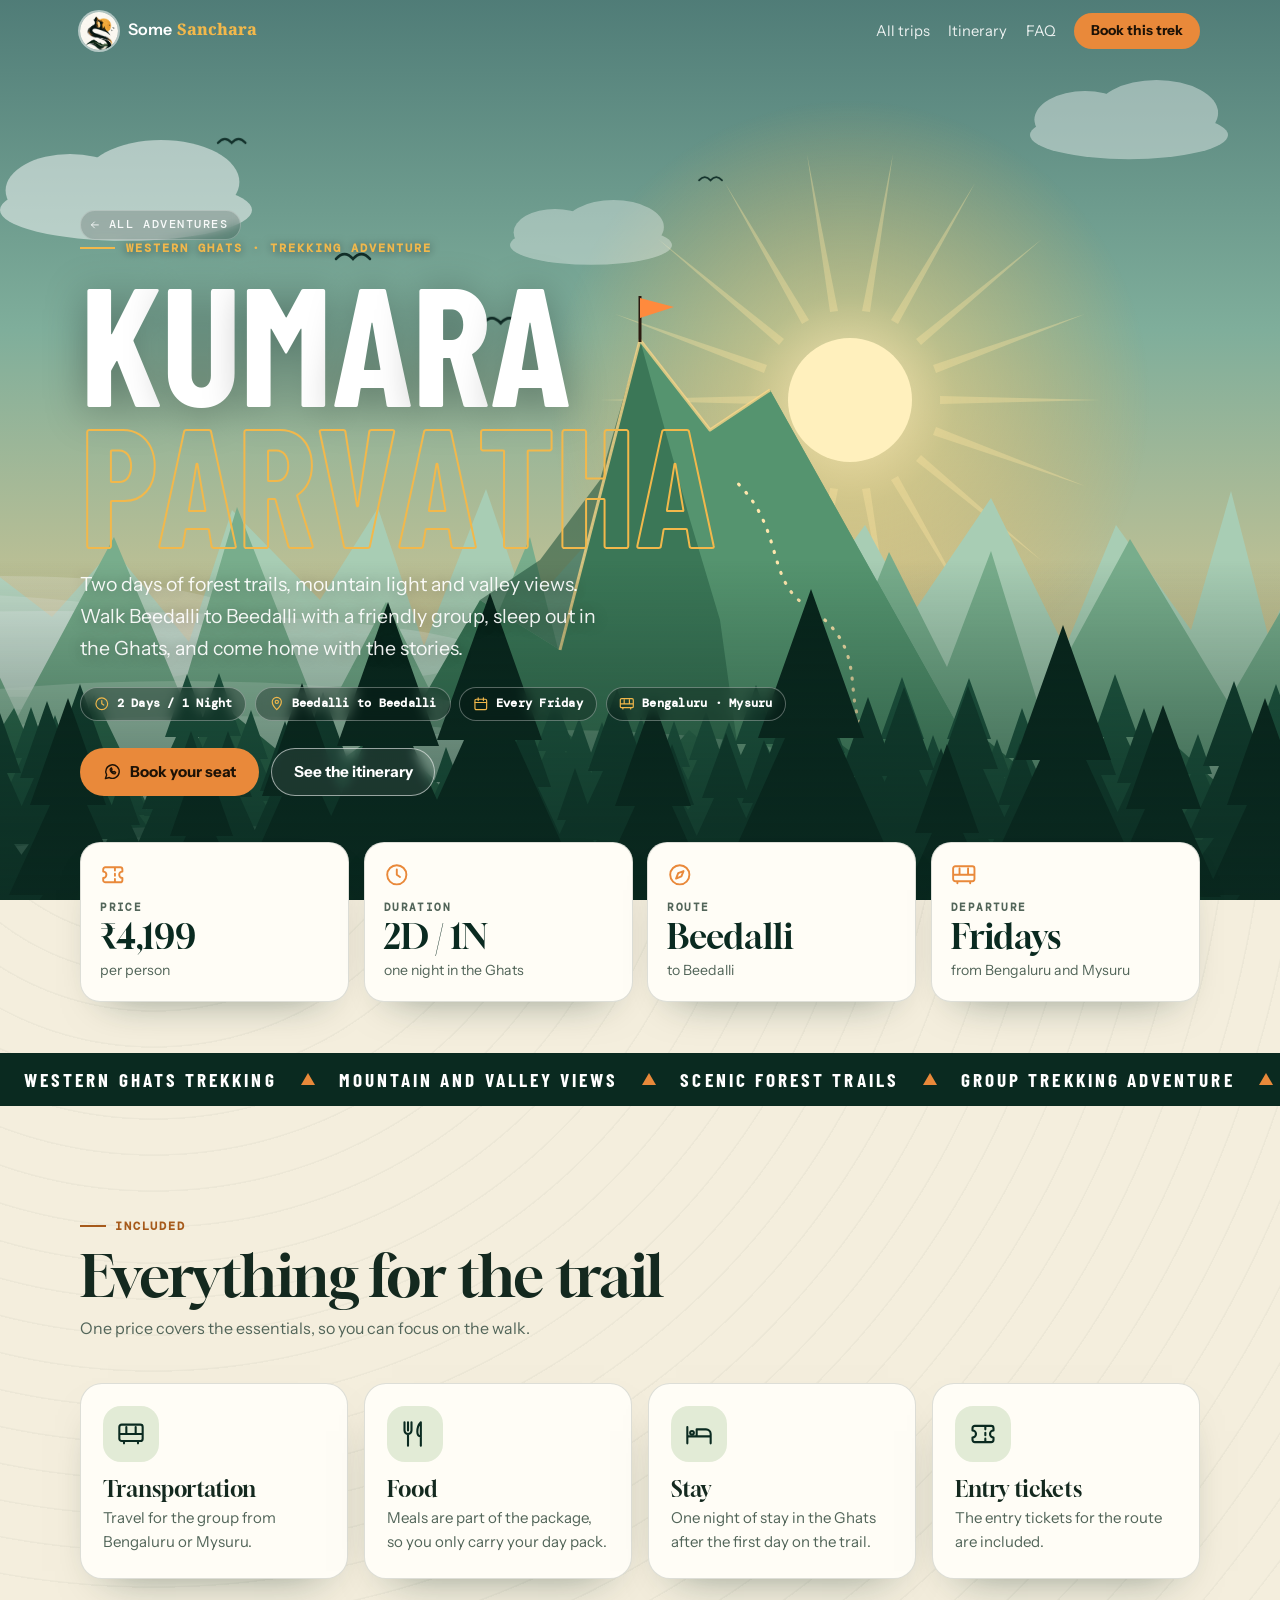
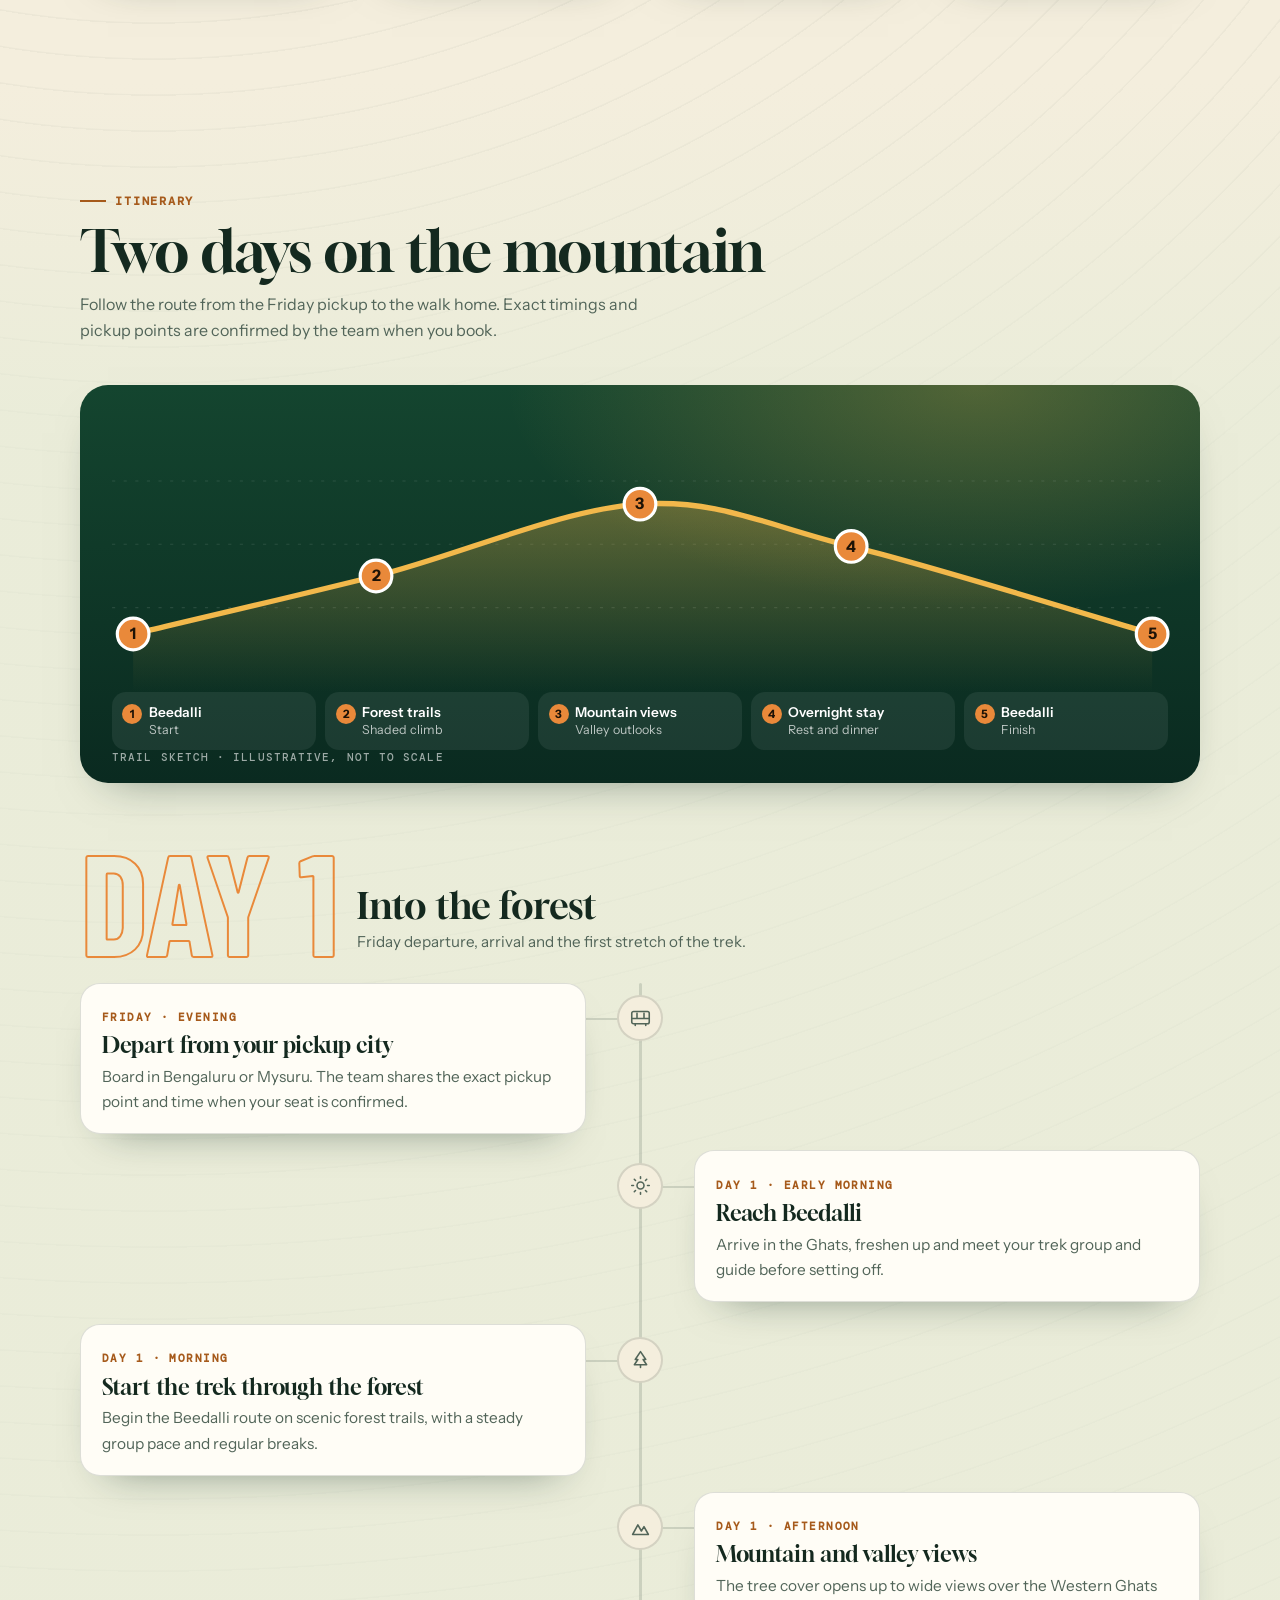
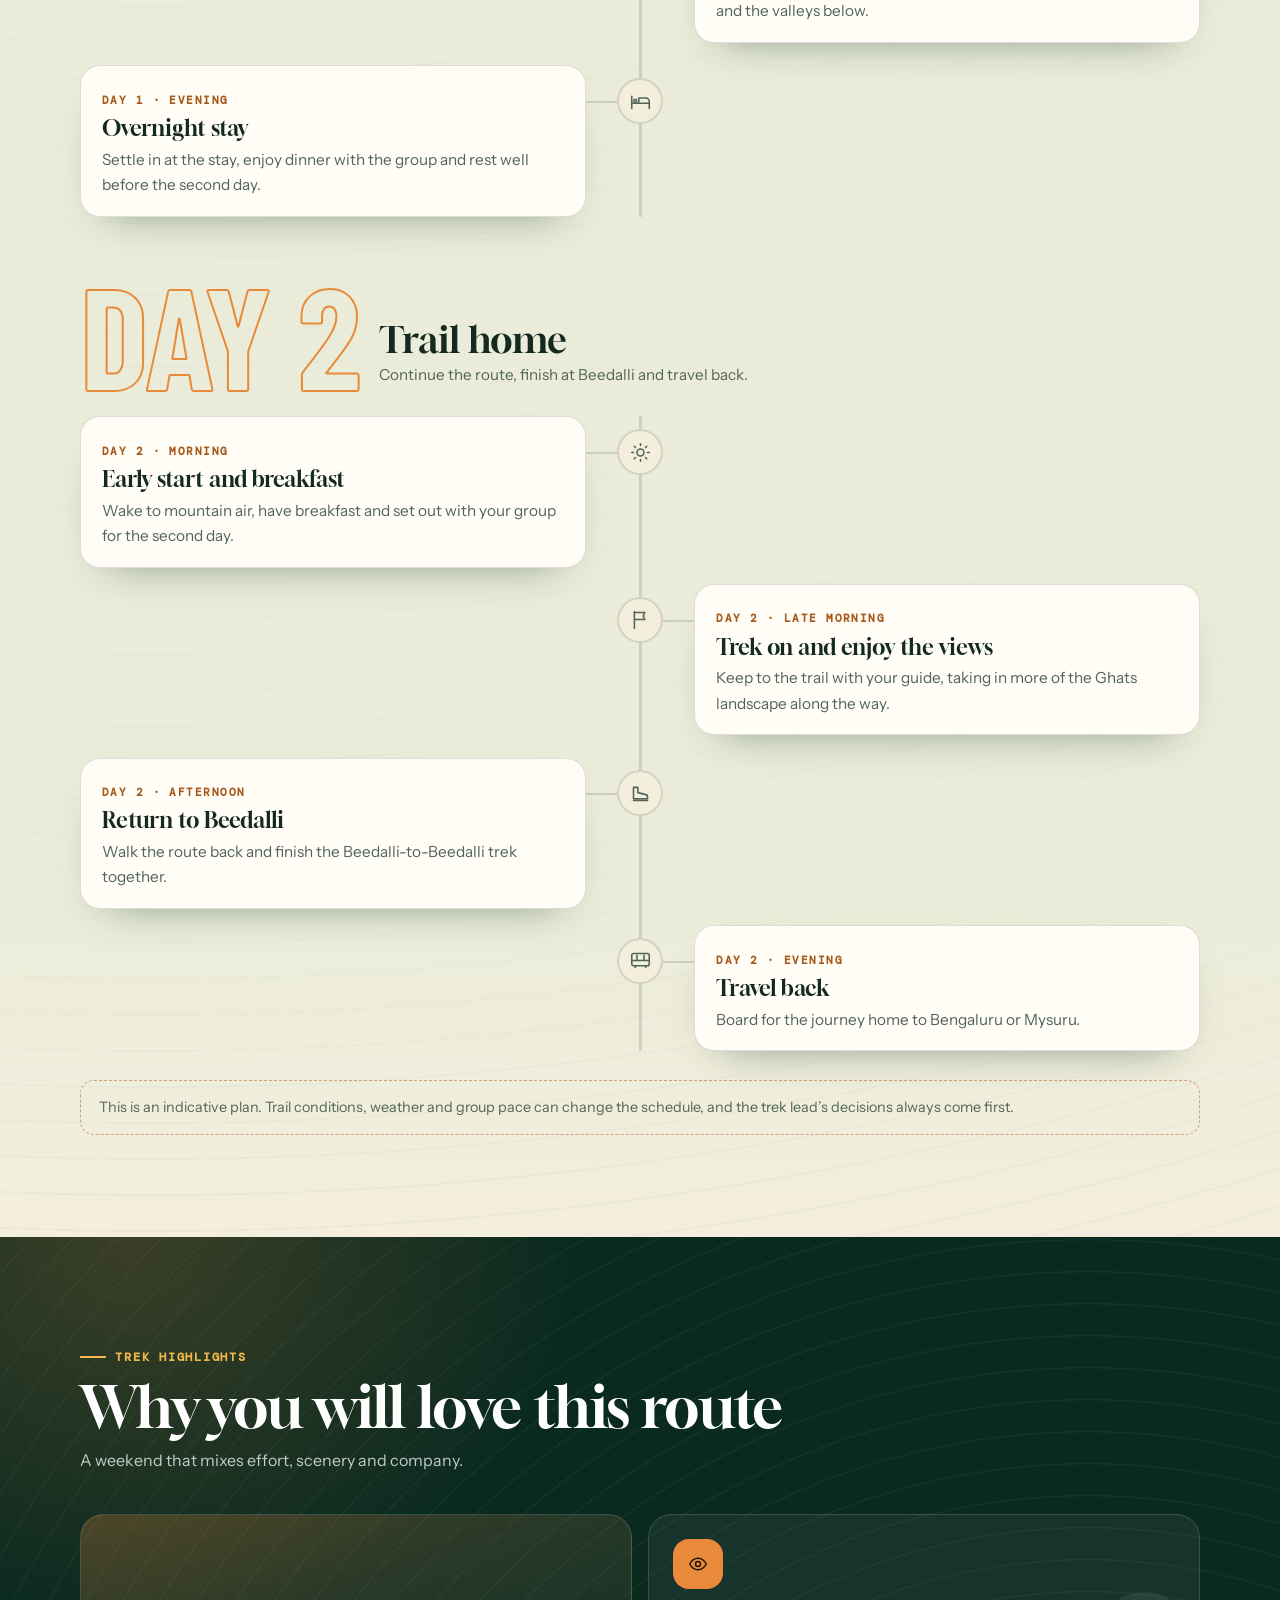
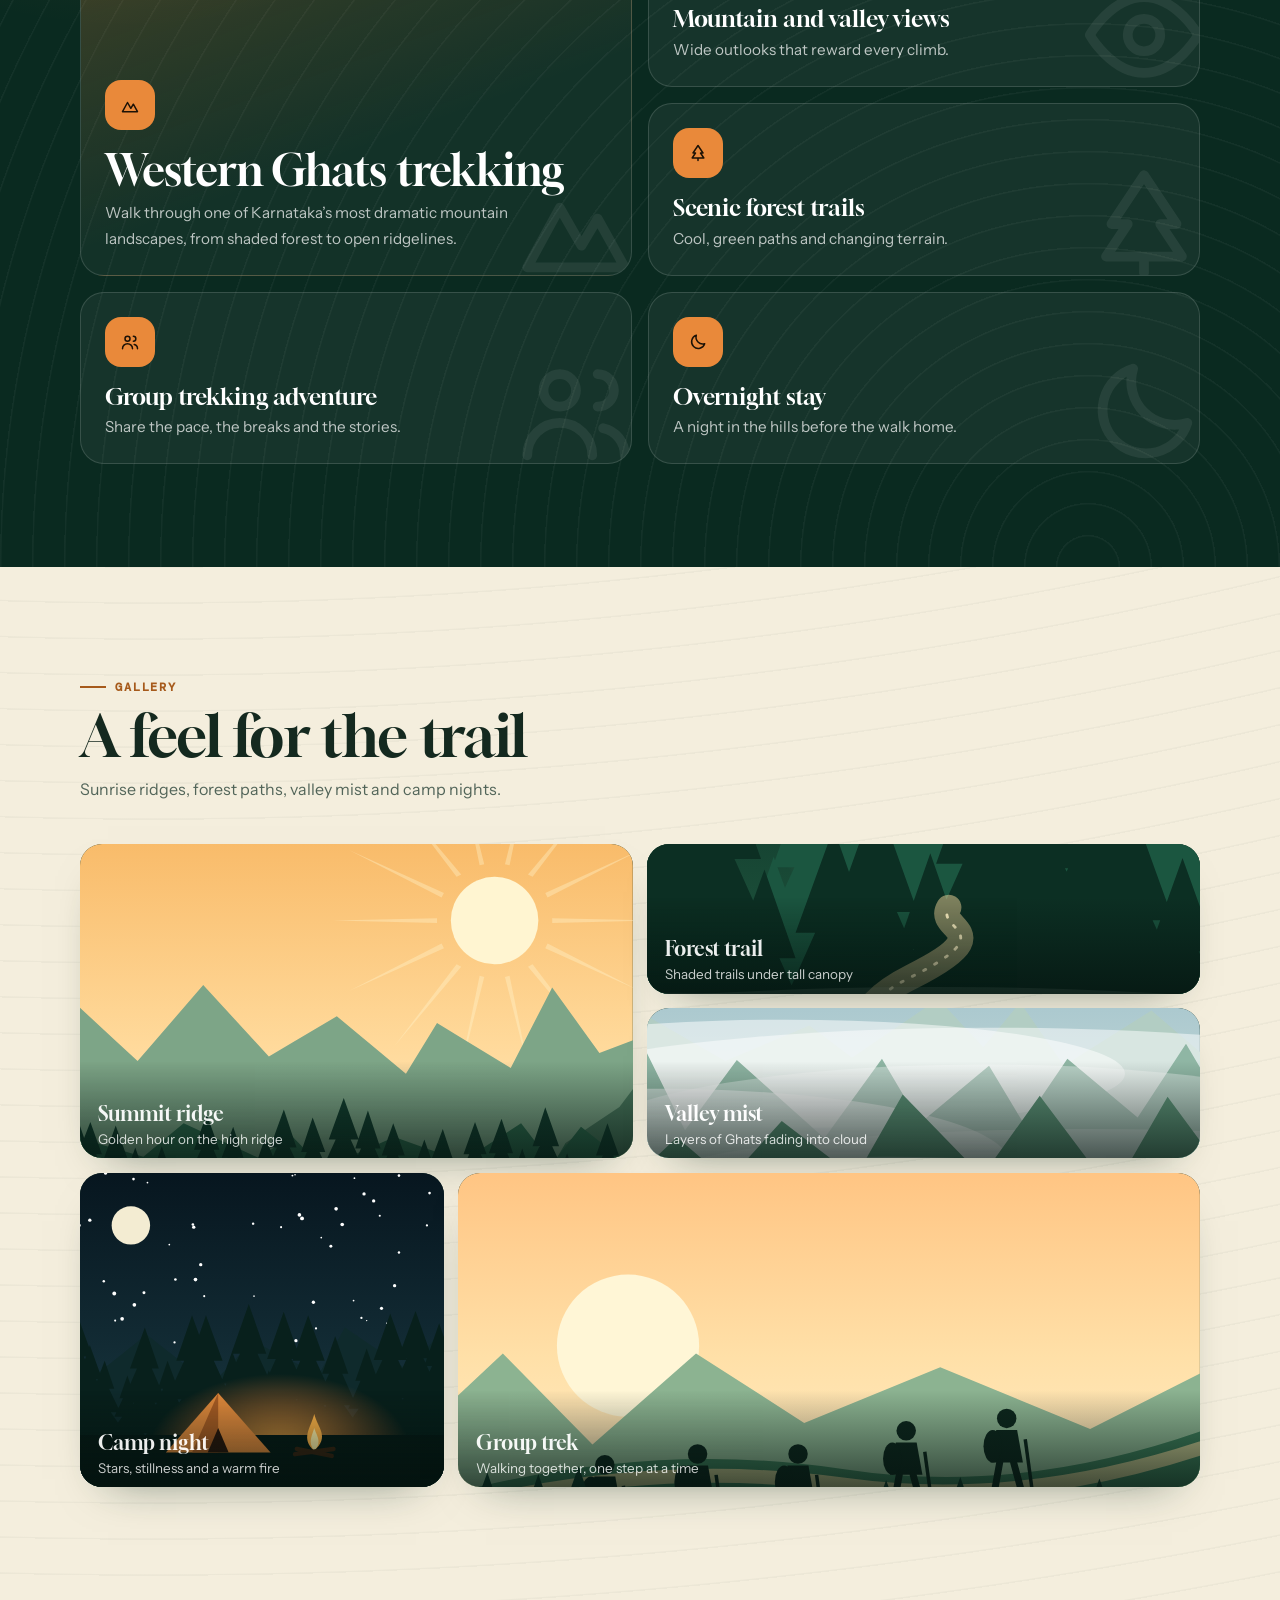
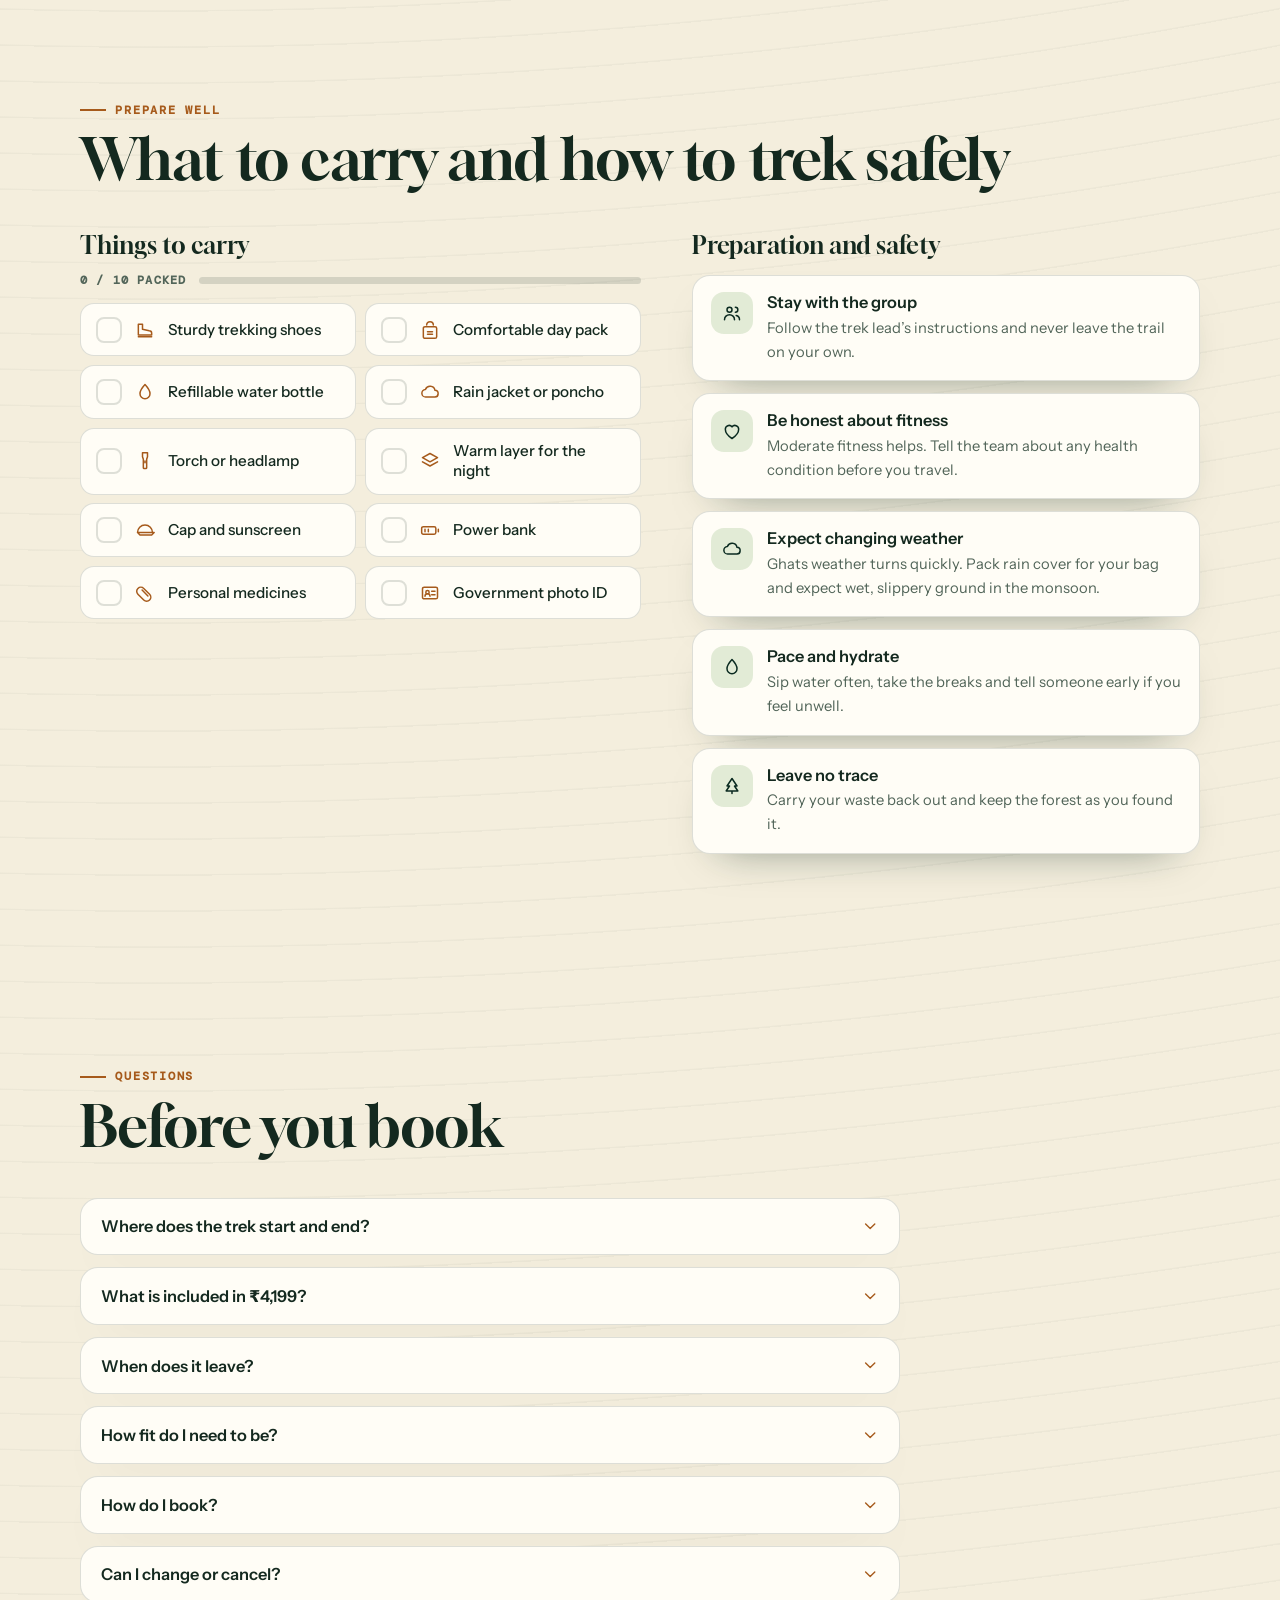
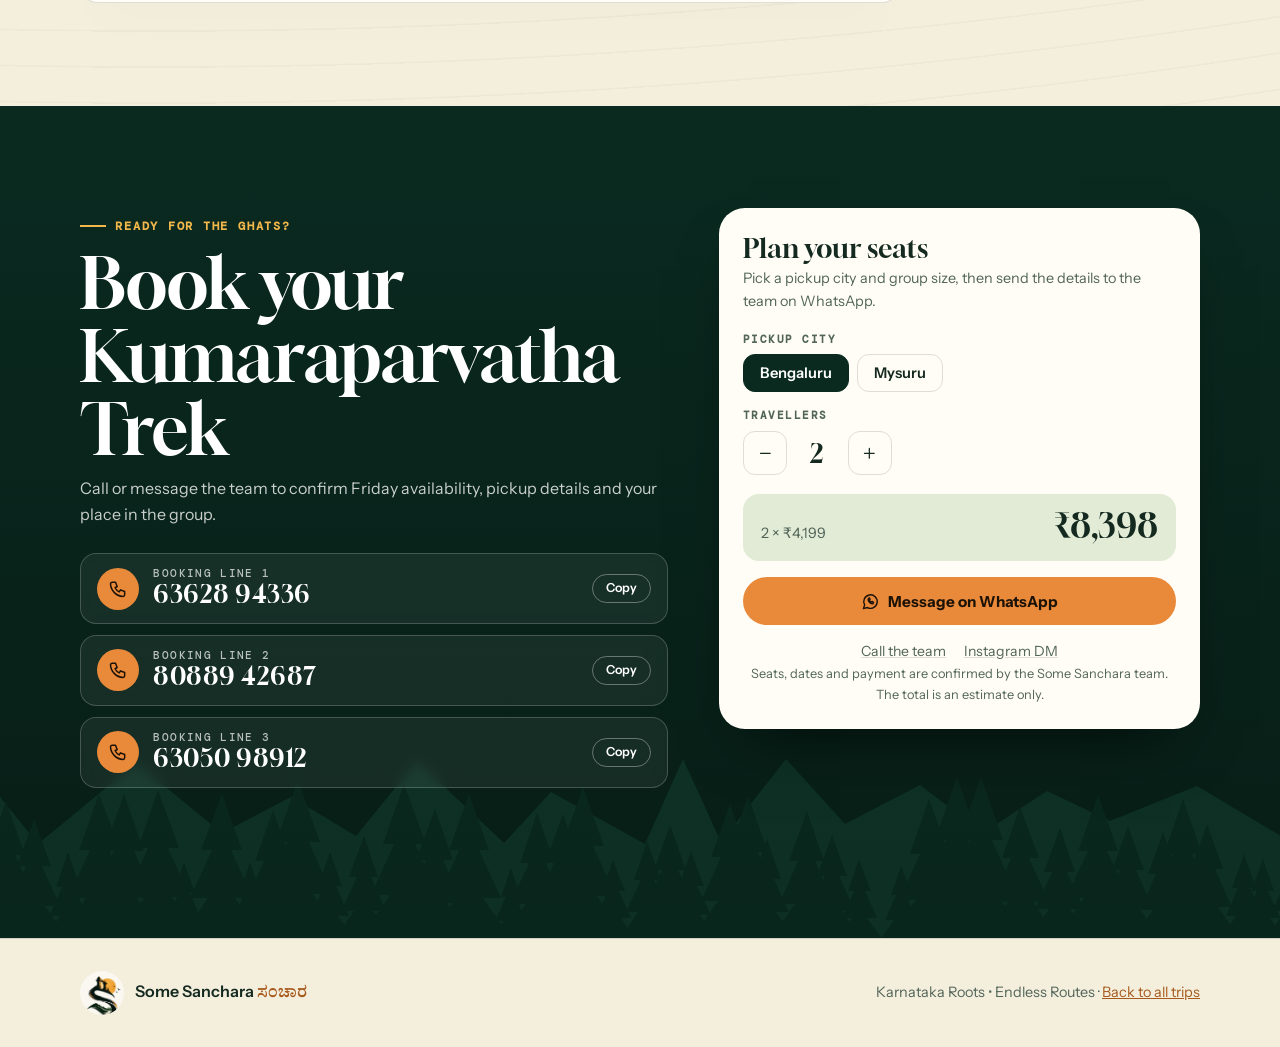
<file: itineraries/kumaraparvatha-trek/index.html>
<!doctype html>
<html lang="en">
<head>
<meta charset="utf-8">
<meta name="viewport" content="width=device-width, initial-scale=1">
<title>Kumaraparvatha Trek from Bengaluru &amp; Mysuru | 2 Days / 1 Night | Some Sanchara</title>
<meta name="description" content="Join Some Sanchara for a 2-day, 1-night Kumaraparvatha Trek (Beedalli to Beedalli) every Friday from Bengaluru and Mysuru. ₹4,199 per person with transport, food, stay and entry tickets.">
<meta name="theme-color" content="#0a2a20">
<meta property="og:type" content="website"><meta property="og:site_name" content="Some Sanchara">
<meta property="og:title" content="Kumaraparvatha Trek | Some Sanchara"><meta property="og:description" content="Join Some Sanchara for a 2-day, 1-night Kumaraparvatha Trek (Beedalli to Beedalli) every Friday from Bengaluru and Mysuru. ₹4,199 per person with transport, food, stay and entry tickets.">
<meta name="twitter:card" content="summary">
<link rel="preconnect" href="https://fonts.googleapis.com">
<link rel="preconnect" href="https://fonts.gstatic.com" crossorigin>
<link rel="stylesheet" href="https://fonts.googleapis.com/css2?family=Gloock&family=Instrument+Sans:wght@400;500;600;700&family=DM+Mono:wght@400;500;600&family=Noto+Serif+Kannada:wght@600;800&family=Barlow+Condensed:wght@600;700&display=swap">
<link rel="stylesheet" href="../../styles.css">
<link rel="stylesheet" href="../../scenes.css">
<link rel="stylesheet" href="../../itinerary.css">
<link rel="stylesheet" href="trek.css">
<link rel="icon" type="image/png" href="../../assets/logo.png">
<script src="../../itinerary.js" defer></script>
</head>
<body class="d-page trek-page alt-tl">
<div class="d-progress" aria-hidden="true"></div>
<header class="d-top"><div class="d-wrap in"><a class="d-brand" href="../../index.html" aria-label="Some Sanchara home"><img src="../../assets/logo.png" alt="" width="38" height="38"><span class="nm">Some <span class="kn" lang="kn">Sanchara</span></span></a><nav class="d-nav" aria-label="Main"><a class="hide-sm" href="../../index.html#trips">All trips</a><a class="hide-sm" href="#itinerary">Itinerary</a><a class="hide-sm" href="#faq">FAQ</a><a class="d-btn pri sm" href="#book">Book this trek</a></nav></div></header>
<main>
<section class="d-hero" id="top"><div class="scene" data-photo="" data-alt=""><svg class="scene-svg" viewBox="0 0 1600 900" preserveAspectRatio="xMidYMax slice" role="img" aria-label="Illustrated sunrise over forested Western Ghats peaks with a summit flag" focusable="false"><defs><linearGradient id="tk-sky" x1="0" y1="0" x2="0" y2="1"><stop offset="0" stop-color="#254f57"/><stop offset=".45" stop-color="#7fae9b"/><stop offset=".78" stop-color="#f1cf8f"/><stop offset="1" stop-color="#f7dfae"/></linearGradient><radialGradient id="tk-glow"><stop offset="0" stop-color="#fff1c4" stop-opacity="0.95"/><stop offset=".35" stop-color="#ffd27a" stop-opacity="0.45"/><stop offset="1" stop-color="#ffb44a" stop-opacity="0"/></radialGradient><linearGradient id="tk-fade" x1="0" y1="0" x2="0" y2="1"><stop offset="0" stop-color="#0b2a21" stop-opacity="0"/><stop offset="1" stop-color="#0b2a21" stop-opacity="0.85"/></linearGradient></defs><g class="px" data-depth="0.02"><rect x="-300" y="-300" width="2200" height="1400" fill="url(#tk-sky)"/></g><g class="px" data-depth="0.05"><circle cx="1010" cy="400" r="300" fill="url(#tk-glow)" class="glow"/><path class="sun-rays" style="transform-origin:1010px 400px" d="M1100 396 L1260 400 L1100 404 ZM1096 427 L1245 486 L1093 435 ZM1081 455 L1202 561 L1076 461 ZM1058 476 L1135 617 L1051 480 ZM1030 488 L1053 646 L1022 489 ZM998 489 L967 646 L990 488 ZM969 480 L885 617 L962 476 ZM944 461 L818 561 L939 455 ZM927 435 L775 486 L924 427 ZM920 404 L760 400 L920 396 ZM924 373 L775 314 L927 365 ZM939 345 L818 239 L944 339 ZM962 324 L885 183 L969 320 ZM990 312 L967 154 L998 311 ZM1022 311 L1053 154 L1030 312 ZM1051 320 L1135 183 L1058 324 ZM1076 339 L1202 239 L1081 345 ZM1093 365 L1245 314 L1096 373 Z" fill="#ffe6a0" opacity="0.35"/><circle cx="1010" cy="400" r="62" fill="#fff0bd" class="sun"/></g><g class="px" data-depth="0.06"><g class="cloud" style="--dur:110s;--del:0s"><g transform="translate(250 190) scale(1.40)" fill="#fff" opacity="0.50"><ellipse cx="0" cy="0" rx="90" ry="22"/><ellipse cx="-40" cy="-14" rx="46" ry="26"/><ellipse cx="25" cy="-20" rx="56" ry="30"/></g></g><g class="cloud" style="--dur:140s;--del:-40s"><g transform="translate(1280 130) scale(1.10)" fill="#fff" opacity="0.40"><ellipse cx="0" cy="0" rx="90" ry="22"/><ellipse cx="-40" cy="-14" rx="46" ry="26"/><ellipse cx="25" cy="-20" rx="56" ry="30"/></g></g><g class="cloud" style="--dur:120s;--del:-70s"><g transform="translate(760 250) scale(0.90)" fill="#fff" opacity="0.35"><ellipse cx="0" cy="0" rx="90" ry="22"/><ellipse cx="-40" cy="-14" rx="46" ry="26"/><ellipse cx="25" cy="-20" rx="56" ry="30"/></g></g></g><g class="px" data-depth="0.08"><g class="bird" style="--dur:28.8s;--del:-2.0s"><g transform="translate(378 143) scale(0.98)"><path class="flap" d="M0 0q7-8 14 0 7-8 14 0" fill="none" stroke="#12302a" stroke-width="2.2" stroke-linecap="round"/></g></g><g class="bird" style="--dur:39.8s;--del:-6.7s"><g transform="translate(643 322) scale(1.26)"><path class="flap" d="M0 0q7-8 14 0 7-8 14 0" fill="none" stroke="#12302a" stroke-width="2.2" stroke-linecap="round"/></g></g><g class="bird" style="--dur:27.9s;--del:-6.4s"><g transform="translate(859 181) scale(0.82)"><path class="flap" d="M0 0q7-8 14 0 7-8 14 0" fill="none" stroke="#12302a" stroke-width="2.2" stroke-linecap="round"/></g></g><g class="bird" style="--dur:40.4s;--del:-5.8s"><g transform="translate(1484 302) scale(1.26)"><path class="flap" d="M0 0q7-8 14 0 7-8 14 0" fill="none" stroke="#12302a" stroke-width="2.2" stroke-linecap="round"/></g></g><g class="bird" style="--dur:41.4s;--del:-26.4s"><g transform="translate(496 258) scale(1.21)"><path class="flap" d="M0 0q7-8 14 0 7-8 14 0" fill="none" stroke="#12302a" stroke-width="2.2" stroke-linecap="round"/></g></g></g><g class="px" data-depth="0.12"><path d="M-140 650 L-45 490 L52 626 L114 542 L212 617 L273 549 L349 642 L392 510 L480 600 L538 508 L584 646 L646 489 L687 610 L766 522 L829 623 L904 518 L952 626 L1025 525 L1073 613 L1151 498 L1225 648 L1276 525 L1351 630 L1391 491 L1429 639 L1473 520 L1561 628 L1624 496 L1696 632 L1773 531 L1740 2000 L-140 2000 Z" fill="#a8cdb4"/></g><g class="px" data-depth="0.16"><g><ellipse class="mist" cx="215" cy="654" rx="428" ry="43" fill="#fff" opacity="0.24" style="--dur:53s;--del:-33s;--dx:-133px"/><ellipse class="mist" cx="45" cy="653" rx="355" ry="61" fill="#fff" opacity="0.18" style="--dur:53s;--del:-36s;--dx:-203px"/><ellipse class="mist" cx="164" cy="633" rx="265" ry="57" fill="#fff" opacity="0.18" style="--dur:66s;--del:-34s;--dx:222px"/></g></g><g class="px" data-depth="0.2"><path d="M-140 735 L-42 580 L40 725 L79 505 L178 716 L274 537 L341 696 L397 507 L482 723 L546 602 L609 729 L690 537 L739 733 L784 523 L850 728 L942 510 L994 689 L1049 552 L1107 667 L1151 551 L1199 707 L1290 539 L1388 702 L1475 552 L1523 668 L1594 571 L1678 675 L1765 538 L1740 2000 L-140 2000 Z" fill="#78ad8c"/></g><g class="px" data-depth="0.24"><g transform="translate(0 0) scale(1.000)"><path d="M420 980 L640 600 L720 650 L800 340 L870 430 L930 390 L1260 980Z" fill="#3b7757"/><path d="M800 340 L870 430 L930 390 L1260 980 L930 980 L880 620 L850 520Z" fill="#6aae84" opacity=".55"/><path d="M640 600 L720 650 L800 340 L760 480 L700 560Z" fill="#26563f" opacity=".6"/><path d="M720 650 L800 340 L870 430 L930 390" stroke="#ffd98a" stroke-width="3" fill="none" opacity=".75" stroke-linejoin="round"/><path d="M800 342 V296" stroke="#2b1a10" stroke-width="3"/><path class="flag" d="M800 298 l34 9 -34 11z" fill="#ff8a3d"/></g></g><g class="px" data-depth="0.26"><path class="trail" d="M1135 910 C1070 865 1140 805 1045 750 C985 712 1045 655 965 605 C925 578 945 525 892 478" stroke="#ffe7ad" stroke-width="3.2" fill="none" stroke-linecap="round" stroke-dasharray="1 10"/></g><g class="px" data-depth="0.3"><ellipse class="mist" cx="1530" cy="798" rx="272" ry="43" fill="#e9f6ea" opacity="0.30" style="--dur:62s;--del:-33s;--dx:155px"/><ellipse class="mist" cx="340" cy="761" rx="410" ry="80" fill="#e9f6ea" opacity="0.27" style="--dur:64s;--del:-43s;--dx:196px"/><ellipse class="mist" cx="712" cy="771" rx="268" ry="41" fill="#e9f6ea" opacity="0.25" style="--dur:50s;--del:-19s;--dx:-198px"/><ellipse class="mist" cx="378" cy="761" rx="332" ry="45" fill="#e9f6ea" opacity="0.26" style="--dur:70s;--del:-34s;--dx:-259px"/></g><g class="px" data-depth="0.36"><path d="M-140 815 L-69 733 L-8 791 L48 702 L109 810 L174 708 L215 799 L254 695 L310 811 L381 704 L474 780 L544 729 L611 797 L703 712 L796 792 L849 730 L920 790 L975 725 L1069 795 L1144 738 L1227 805 L1323 734 L1396 800 L1450 717 L1518 794 L1580 711 L1634 812 L1731 727 L1823 781 L1740 2000 L-140 2000 Z" fill="#2f6b4e"/><path d="M-140 758 L-151 789 L-145 789 L-157 815 L-147 815 L-165 840 L-115 840 L-133 815 L-123 815 L-135 789 L-129 789 ZM-100 705 L-119 757 L-109 757 L-129 800 L-113 800 L-141 840 L-60 840 L-88 800 L-72 800 L-92 757 L-82 757 ZM-55 742 L-68 779 L-61 779 L-75 811 L-63 811 L-84 840 L-25 840 L-46 811 L-34 811 L-48 779 L-41 779 ZM-27 698 L-46 752 L-37 752 L-57 797 L-40 797 L-70 840 L16 840 L-14 797 L3 797 L-18 752 L-8 752 ZM11 739 L-2 777 L4 777 L-10 810 L2 810 L-19 840 L41 840 L20 810 L32 810 L18 777 L25 777 ZM50 730 L35 772 L43 772 L27 807 L40 807 L17 840 L83 840 L60 807 L73 807 L57 772 L65 772 ZM92 757 L80 788 L86 788 L74 815 L84 815 L67 840 L117 840 L99 815 L109 815 L97 788 L103 788 ZM118 681 L97 742 L108 742 L85 792 L104 792 L71 840 L166 840 L132 792 L151 792 L129 742 L140 742 ZM148 743 L135 780 L142 780 L128 811 L140 811 L119 840 L177 840 L157 811 L169 811 L155 780 L161 780 ZM191 707 L173 758 L182 758 L163 800 L179 800 L151 840 L230 840 L203 800 L218 800 L199 758 L209 758 ZM215 715 L198 763 L207 763 L189 803 L204 803 L178 840 L253 840 L226 803 L241 803 L223 763 L232 763 ZM254 752 L242 786 L248 786 L235 814 L246 814 L227 840 L280 840 L261 814 L272 814 L259 786 L265 786 ZM292 756 L280 788 L286 788 L274 815 L284 815 L267 840 L317 840 L299 815 L309 815 L297 788 L303 788 ZM321 760 L310 790 L316 790 L304 816 L314 816 L297 840 L345 840 L328 816 L338 816 L327 790 L332 790 ZM347 674 L325 737 L336 737 L312 790 L332 790 L297 840 L397 840 L362 790 L382 790 L358 737 L370 737 ZM379 673 L356 736 L368 736 L343 790 L364 790 L328 840 L429 840 L394 790 L414 790 L390 736 L401 736 ZM411 710 L393 759 L402 759 L384 801 L399 801 L372 840 L450 840 L423 801 L438 801 L420 759 L428 759 ZM455 702 L436 754 L446 754 L426 799 L443 799 L414 840 L496 840 L467 799 L484 799 L464 754 L474 754 ZM478 711 L461 760 L470 760 L451 801 L467 801 L440 840 L517 840 L490 801 L505 801 L487 760 L496 760 ZM516 751 L504 785 L510 785 L497 813 L508 813 L489 840 L543 840 L524 813 L535 813 L522 785 L528 785 ZM539 684 L518 743 L529 743 L506 793 L525 793 L492 840 L586 840 L553 793 L572 793 L549 743 L560 743 ZM573 749 L561 784 L567 784 L554 813 L565 813 L546 840 L601 840 L582 813 L592 813 L579 784 L586 784 ZM606 747 L594 782 L600 782 L587 812 L598 812 L578 840 L634 840 L615 812 L626 812 L612 782 L619 782 ZM648 720 L632 766 L640 766 L623 804 L637 804 L612 840 L684 840 L659 804 L673 804 L656 766 L664 766 ZM671 689 L651 747 L662 747 L640 795 L658 795 L626 840 L717 840 L685 795 L703 795 L681 747 L692 747 ZM694 741 L681 779 L688 779 L674 810 L685 810 L665 840 L724 840 L703 810 L715 810 L701 779 L708 779 ZM715 697 L696 751 L706 751 L685 797 L703 797 L673 840 L758 840 L728 797 L746 797 L725 751 L735 751 ZM739 718 L722 764 L731 764 L713 803 L728 803 L702 840 L776 840 L750 803 L765 803 L747 764 L755 764 ZM762 722 L746 767 L754 767 L737 805 L751 805 L726 840 L797 840 L773 805 L787 805 L770 767 L778 767 ZM801 717 L784 764 L793 764 L775 803 L790 803 L764 840 L838 840 L812 803 L827 803 L809 764 L818 764 ZM834 721 L818 767 L826 767 L809 804 L823 804 L798 840 L869 840 L844 804 L859 804 L842 767 L850 767 ZM866 711 L849 760 L857 760 L839 801 L854 801 L827 840 L905 840 L878 801 L893 801 L875 760 L883 760 ZM889 722 L873 767 L881 767 L864 805 L878 805 L854 840 L924 840 L900 805 L914 805 L897 767 L905 767 ZM916 685 L895 744 L906 744 L883 793 L902 793 L869 840 L962 840 L930 793 L948 793 L926 744 L937 744 ZM962 762 L951 791 L957 791 L945 816 L955 816 L938 840 L985 840 L969 816 L978 816 L967 791 L972 791 ZM986 700 L967 753 L977 753 L957 798 L973 798 L944 840 L1028 840 L999 798 L1015 798 L995 753 L1005 753 ZM1022 766 L1012 794 L1017 794 L1006 818 L1015 818 L1000 840 L1044 840 L1029 818 L1037 818 L1027 794 L1032 794 ZM1062 677 L1040 739 L1051 739 L1027 791 L1047 791 L1013 840 L1110 840 L1076 791 L1096 791 L1072 739 L1084 739 ZM1093 735 L1079 775 L1087 775 L1071 808 L1084 808 L1062 840 L1125 840 L1103 808 L1116 808 L1100 775 L1108 775 ZM1129 678 L1107 739 L1119 739 L1095 791 L1115 791 L1081 840 L1178 840 L1144 791 L1163 791 L1140 739 L1151 739 ZM1157 739 L1143 777 L1150 777 L1136 810 L1148 810 L1127 840 L1187 840 L1166 810 L1178 810 L1164 777 L1171 777 ZM1182 708 L1165 758 L1174 758 L1155 800 L1171 800 L1143 840 L1222 840 L1194 800 L1210 800 L1191 758 L1200 758 ZM1216 743 L1203 780 L1209 780 L1195 811 L1207 811 L1187 840 L1245 840 L1224 811 L1236 811 L1222 780 L1229 780 ZM1247 765 L1236 793 L1242 793 L1231 817 L1240 817 L1224 840 L1269 840 L1253 817 L1262 817 L1252 793 L1257 793 ZM1275 674 L1253 737 L1264 737 L1241 790 L1260 790 L1226 840 L1325 840 L1290 790 L1310 790 L1286 737 L1298 737 ZM1312 741 L1298 779 L1305 779 L1291 810 L1303 810 L1282 840 L1342 840 L1321 810 L1333 810 L1318 779 L1325 779 ZM1358 734 L1343 774 L1351 774 L1335 808 L1348 808 L1326 840 L1390 840 L1367 808 L1380 808 L1365 774 L1372 774 ZM1385 765 L1375 793 L1380 793 L1369 817 L1378 817 L1362 840 L1408 840 L1392 817 L1401 817 L1390 793 L1395 793 ZM1409 749 L1397 784 L1403 784 L1390 813 L1401 813 L1382 840 L1437 840 L1417 813 L1428 813 L1415 784 L1422 784 ZM1436 684 L1415 743 L1426 743 L1403 793 L1422 793 L1389 840 L1483 840 L1450 793 L1469 793 L1446 743 L1457 743 ZM1464 744 L1451 781 L1457 781 L1443 811 L1455 811 L1435 840 L1492 840 L1472 811 L1484 811 L1470 781 L1476 781 ZM1500 680 L1479 741 L1490 741 L1467 792 L1486 792 L1452 840 L1548 840 L1515 792 L1534 792 L1511 741 L1522 741 ZM1529 695 L1509 750 L1519 750 L1498 796 L1516 796 L1485 840 L1572 840 L1542 796 L1559 796 L1538 750 L1548 750 ZM1559 714 L1542 762 L1551 762 L1533 802 L1548 802 L1521 840 L1597 840 L1570 802 L1586 802 L1567 762 L1576 762 ZM1596 678 L1574 739 L1585 739 L1562 791 L1581 791 L1547 840 L1644 840 L1610 791 L1630 791 L1606 739 L1618 739 ZM1637 719 L1620 765 L1629 765 L1611 804 L1626 804 L1600 840 L1673 840 L1648 804 L1662 804 L1645 765 L1653 765 ZM1680 733 L1666 774 L1673 774 L1658 808 L1670 808 L1648 840 L1712 840 L1690 808 L1703 808 L1687 774 L1694 774 ZM1711 676 L1689 738 L1700 738 L1676 791 L1696 791 L1662 840 L1760 840 L1726 791 L1745 791 L1722 738 L1733 738 ZM-140 838 H1740 V2000 H-140 Z" fill="#1f5640"/></g><g class="px" data-depth="0.44"><ellipse class="mist" cx="381" cy="882" rx="341" ry="56" fill="#d9efe0" opacity="0.19" style="--dur:42s;--del:-1s;--dx:156px"/><ellipse class="mist" cx="375" cy="900" rx="363" ry="64" fill="#d9efe0" opacity="0.17" style="--dur:59s;--del:-8s;--dx:-242px"/><ellipse class="mist" cx="837" cy="890" rx="408" ry="36" fill="#d9efe0" opacity="0.20" style="--dur:58s;--del:-15s;--dx:-235px"/><path d="M-140 679 L-171 765 L-155 765 L-188 837 L-160 837 L-208 905 L-72 905 L-120 837 L-92 837 L-125 765 L-109 765 ZM-114 709 L-141 783 L-127 783 L-156 846 L-132 846 L-173 905 L-56 905 L-97 846 L-73 846 L-101 783 L-88 783 ZM-84 676 L-115 763 L-99 763 L-132 836 L-105 836 L-153 905 L-15 905 L-63 836 L-36 836 L-69 763 L-53 763 ZM-58 690 L-87 772 L-72 772 L-103 840 L-77 840 L-123 905 L6 905 L-39 840 L-13 840 L-44 772 L-29 772 ZM-10 693 L-39 773 L-24 773 L-55 841 L-29 841 L-74 905 L54 905 L9 841 L35 841 L4 773 L19 773 ZM49 774 L31 824 L40 824 L21 866 L37 866 L10 905 L88 905 L61 866 L76 866 L57 824 L66 824 ZM85 713 L59 786 L73 786 L45 847 L68 847 L28 905 L143 905 L103 847 L126 847 L98 786 L111 786 ZM120 771 L102 822 L111 822 L92 865 L108 865 L80 905 L160 905 L132 865 L148 865 L129 822 L138 822 ZM153 693 L124 773 L139 773 L108 841 L134 841 L89 905 L216 905 L172 841 L197 841 L167 773 L181 773 ZM207 701 L180 778 L194 778 L165 844 L189 844 L146 905 L269 905 L226 844 L250 844 L221 778 L235 778 ZM240 684 L210 768 L226 768 L194 839 L220 839 L174 905 L306 905 L260 839 L287 839 L255 768 L270 768 ZM282 775 L265 825 L274 825 L255 866 L271 866 L244 905 L321 905 L294 866 L310 866 L291 825 L300 825 ZM323 751 L302 809 L313 809 L291 859 L309 859 L277 905 L369 905 L337 859 L355 859 L333 809 L344 809 ZM351 731 L327 797 L339 797 L314 853 L335 853 L299 905 L403 905 L366 853 L387 853 L362 797 L374 797 ZM388 731 L365 797 L377 797 L352 853 L372 853 L336 905 L440 905 L404 853 L425 853 L400 797 L412 797 ZM445 721 L420 791 L432 791 L406 850 L428 850 L389 905 L500 905 L461 850 L483 850 L457 791 L469 791 ZM483 692 L455 773 L469 773 L439 841 L464 841 L420 905 L547 905 L503 841 L528 841 L497 773 L512 773 ZM542 741 L520 803 L531 803 L508 856 L527 856 L493 905 L591 905 L557 856 L576 856 L553 803 L564 803 ZM599 804 L585 842 L592 842 L578 875 L590 875 L569 905 L629 905 L608 875 L620 875 L606 842 L613 842 ZM629 783 L612 830 L621 830 L603 868 L618 868 L592 905 L665 905 L640 868 L654 868 L637 830 L645 830 ZM686 715 L660 787 L673 787 L646 848 L669 848 L629 905 L743 905 L703 848 L726 848 L698 787 L711 787 ZM735 768 L717 820 L726 820 L706 864 L723 864 L694 905 L776 905 L747 864 L764 864 L744 820 L753 820 ZM777 689 L748 771 L763 771 L731 840 L757 840 L712 905 L842 905 L796 840 L822 840 L791 771 L806 771 ZM805 791 L790 834 L798 834 L781 871 L795 871 L771 905 L840 905 L816 871 L829 871 L813 834 L821 834 ZM832 744 L810 805 L822 805 L798 857 L818 857 L784 905 L880 905 L847 857 L866 857 L843 805 L854 805 ZM886 733 L862 798 L874 798 L849 853 L870 853 L834 905 L937 905 L901 853 L922 853 L897 798 L909 798 ZM924 740 L902 803 L913 803 L890 855 L909 855 L875 905 L974 905 L939 855 L959 855 L935 803 L947 803 ZM956 681 L925 766 L941 766 L908 838 L935 838 L888 905 L1023 905 L976 838 L1003 838 L970 766 L986 766 ZM993 775 L975 824 L984 824 L965 866 L981 866 L954 905 L1032 905 L1004 866 L1020 866 L1001 824 L1010 824 ZM1028 697 L1000 776 L1015 776 L985 843 L1010 843 L966 905 L1091 905 L1047 843 L1072 843 L1042 776 L1056 776 ZM1064 687 L1035 770 L1050 770 L1018 839 L1045 839 L999 905 L1130 905 L1084 839 L1110 839 L1079 770 L1094 770 ZM1101 748 L1079 807 L1090 807 L1068 858 L1087 858 L1053 905 L1148 905 L1115 858 L1134 858 L1111 807 L1122 807 ZM1128 686 L1099 769 L1114 769 L1082 839 L1109 839 L1063 905 L1194 905 L1148 839 L1174 839 L1143 769 L1158 769 ZM1180 743 L1158 805 L1170 805 L1146 857 L1166 857 L1132 905 L1229 905 L1195 857 L1214 857 L1191 805 L1202 805 ZM1209 741 L1187 803 L1199 803 L1175 856 L1195 856 L1160 905 L1259 905 L1224 856 L1244 856 L1220 803 L1232 803 ZM1247 695 L1219 775 L1233 775 L1203 842 L1228 842 L1184 905 L1310 905 L1266 842 L1291 842 L1261 775 L1276 775 ZM1304 708 L1277 783 L1291 783 L1262 846 L1286 846 L1245 905 L1363 905 L1321 846 L1345 846 L1317 783 L1330 783 ZM1338 801 L1324 840 L1332 840 L1317 874 L1329 874 L1307 905 L1370 905 L1348 874 L1360 874 L1345 840 L1353 840 ZM1394 681 L1363 766 L1379 766 L1347 838 L1374 838 L1327 905 L1461 905 L1414 838 L1441 838 L1408 766 L1424 766 ZM1424 740 L1402 803 L1413 803 L1390 856 L1409 856 L1375 905 L1474 905 L1439 856 L1459 856 L1435 803 L1446 803 ZM1466 677 L1435 764 L1451 764 L1418 837 L1445 837 L1397 905 L1534 905 L1486 837 L1513 837 L1481 764 L1496 764 ZM1492 798 L1478 839 L1485 839 L1470 873 L1483 873 L1460 905 L1524 905 L1502 873 L1515 873 L1499 839 L1507 839 ZM1546 731 L1522 797 L1534 797 L1509 853 L1530 853 L1494 905 L1598 905 L1561 853 L1582 853 L1557 797 L1569 797 ZM1587 703 L1559 780 L1573 780 L1544 845 L1568 845 L1526 905 L1647 905 L1605 845 L1629 845 L1600 780 L1614 780 ZM1632 715 L1606 787 L1619 787 L1592 848 L1615 848 L1575 905 L1689 905 L1649 848 L1672 848 L1644 787 L1657 787 ZM1665 795 L1651 837 L1658 837 L1642 872 L1656 872 L1632 905 L1698 905 L1675 872 L1689 872 L1673 837 L1680 837 ZM1691 762 L1672 816 L1681 816 L1661 862 L1678 862 L1648 905 L1734 905 L1704 862 L1721 862 L1700 816 L1710 816 ZM1738 756 L1718 813 L1728 813 L1707 860 L1724 860 L1693 905 L1783 905 L1751 860 L1769 860 L1748 813 L1758 813 ZM-140 903 H1740 V2000 H-140 Z" fill="#123d2e"/></g><g class="px" data-depth="0.6"><path d="M-140 677 L-181 792 L-160 792 L-204 889 L-167 889 L-231 980 L-49 980 L-113 889 L-76 889 L-120 792 L-99 792 ZM-22 666 L-64 786 L-43 786 L-88 886 L-50 886 L-116 980 L72 980 L6 886 L44 886 L-1 786 L20 786 ZM93 668 L51 787 L72 787 L27 886 L65 886 L-1 980 L187 980 L121 886 L159 886 L114 787 L135 787 ZM228 698 L190 805 L210 805 L169 895 L203 895 L143 980 L313 980 L254 895 L287 895 L247 805 L266 805 ZM361 747 L330 836 L346 836 L312 910 L340 910 L291 980 L431 980 L382 910 L410 910 L376 836 L393 836 ZM462 683 L422 796 L442 796 L400 891 L435 891 L373 980 L551 980 L489 891 L525 891 L482 796 L502 796 ZM548 602 L497 746 L523 746 L468 867 L514 867 L434 980 L661 980 L582 867 L627 867 L573 746 L599 746 ZM650 593 L597 740 L624 740 L568 864 L615 864 L533 980 L766 980 L684 864 L731 864 L675 740 L702 740 ZM813 699 L775 806 L795 806 L754 896 L788 896 L729 980 L898 980 L839 896 L872 896 L832 806 L851 806 ZM971 589 L918 738 L945 738 L889 863 L936 863 L854 980 L1088 980 L1006 863 L1053 863 L997 738 L1024 738 ZM1107 744 L1075 833 L1092 833 L1058 909 L1086 909 L1036 980 L1178 980 L1128 909 L1157 909 L1123 833 L1139 833 ZM1223 625 L1175 760 L1200 760 L1148 873 L1191 873 L1116 980 L1330 980 L1255 873 L1298 873 L1246 760 L1271 760 ZM1323 705 L1286 809 L1305 809 L1266 897 L1299 897 L1241 980 L1406 980 L1348 897 L1381 897 L1342 809 L1361 809 ZM1425 698 L1387 805 L1407 805 L1366 895 L1400 895 L1341 980 L1510 980 L1451 895 L1484 895 L1444 805 L1463 805 ZM1573 680 L1532 794 L1553 794 L1510 890 L1546 890 L1483 980 L1663 980 L1600 890 L1636 890 L1593 794 L1613 794 ZM1685 622 L1637 758 L1662 758 L1610 873 L1653 873 L1578 980 L1793 980 L1718 873 L1761 873 L1709 758 L1734 758 ZM-140 978 H1740 V2000 H-140 Z" fill="#08241b"/></g><g class="px" data-depth="0.5"><circle class="spark" cx="518" cy="403" r="2.6" style="--dur:7.6s;--del:-7.5s;--dx:-11px"/><circle class="spark" cx="93" cy="612" r="1.5" style="--dur:10.5s;--del:-1.0s;--dx:-33px"/><circle class="spark" cx="679" cy="799" r="1.6" style="--dur:8.8s;--del:-8.8s;--dx:36px"/><circle class="spark" cx="923" cy="547" r="3.2" style="--dur:7.4s;--del:-12.0s;--dx:-17px"/><circle class="spark" cx="231" cy="384" r="2.0" style="--dur:13.5s;--del:-2.5s;--dx:7px"/><circle class="spark" cx="1022" cy="533" r="2.4" style="--dur:7.5s;--del:-0.8s;--dx:-24px"/><circle class="spark" cx="1089" cy="565" r="2.0" style="--dur:11.7s;--del:-6.3s;--dx:-16px"/><circle class="spark" cx="1271" cy="724" r="1.8" style="--dur:11.6s;--del:-7.4s;--dx:30px"/><circle class="spark" cx="1167" cy="483" r="3.2" style="--dur:7.9s;--del:-5.9s;--dx:21px"/><circle class="spark" cx="243" cy="601" r="1.5" style="--dur:12.3s;--del:-10.7s;--dx:6px"/><circle class="spark" cx="1401" cy="499" r="2.7" style="--dur:11.8s;--del:-8.1s;--dx:-4px"/><circle class="spark" cx="1344" cy="868" r="2.3" style="--dur:12.3s;--del:-0.8s;--dx:16px"/><circle class="spark" cx="1035" cy="896" r="2.9" style="--dur:9.3s;--del:-5.4s;--dx:13px"/><circle class="spark" cx="36" cy="585" r="1.7" style="--dur:7.9s;--del:-0.8s;--dx:21px"/><circle class="spark" cx="207" cy="460" r="2.1" style="--dur:14.0s;--del:-1.1s;--dx:-4px"/><circle class="spark" cx="879" cy="832" r="2.9" style="--dur:13.9s;--del:-3.9s;--dx:-7px"/><circle class="spark" cx="574" cy="832" r="3.1" style="--dur:8.2s;--del:-2.5s;--dx:-21px"/><circle class="spark" cx="373" cy="599" r="2.5" style="--dur:9.1s;--del:-0.1s;--dx:-6px"/><circle class="spark" cx="591" cy="646" r="3.1" style="--dur:12.5s;--del:-7.2s;--dx:9px"/><circle class="spark" cx="1082" cy="347" r="3.0" style="--dur:13.2s;--del:-12.2s;--dx:24px"/><circle class="spark" cx="628" cy="548" r="1.6" style="--dur:12.1s;--del:-0.9s;--dx:-35px"/><circle class="spark" cx="334" cy="410" r="2.0" style="--dur:7.4s;--del:-0.0s;--dx:-28px"/><circle class="spark" cx="162" cy="528" r="1.4" style="--dur:14.0s;--del:-8.6s;--dx:-28px"/><circle class="spark" cx="404" cy="518" r="2.1" style="--dur:8.0s;--del:-11.9s;--dx:39px"/><circle class="spark" cx="746" cy="598" r="1.6" style="--dur:7.8s;--del:-4.8s;--dx:-19px"/><circle class="spark" cx="1326" cy="409" r="1.4" style="--dur:14.6s;--del:-7.4s;--dx:-28px"/></g><rect x="-300" y="560" width="2200" height="400" fill="url(#tk-fade)" pointer-events="none"/></svg></div><div class="in"><a class="d-crumb" href="../../index.html#trips" style="--i:0"><svg class="ic" viewBox="0 0 24 24" fill="none" stroke="currentColor" stroke-width="1.8" stroke-linecap="round" stroke-linejoin="round" aria-hidden="true"><path d="M5 12h14M13 6l6 6-6 6"/></svg> All adventures</a><p class="d-eyebrow" style="--i:1">Western Ghats · Trekking adventure</p><h1 class="t-title" aria-label="Kumaraparvatha Trek" style="animation:none"><span class="w" aria-hidden="true"><span class="ch" style="--i:0">K</span><span class="ch" style="--i:1">u</span><span class="ch" style="--i:2">m</span><span class="ch" style="--i:3">a</span><span class="ch" style="--i:4">r</span><span class="ch" style="--i:5">a</span></span><span class="w w2" aria-hidden="true"><span class="ch" style="--i:6">P</span><span class="ch" style="--i:7">a</span><span class="ch" style="--i:8">r</span><span class="ch" style="--i:9">v</span><span class="ch" style="--i:10">a</span><span class="ch" style="--i:11">t</span><span class="ch" style="--i:12">h</span><span class="ch" style="--i:13">a</span></span></h1><p class="d-lede" style="--i:3">Two days of forest trails, mountain light and valley views. Walk Beedalli to Beedalli with a friendly group, sleep out in the Ghats, and come home with the stories.</p><div class="d-chips" style="--i:4"><span class="d-chip"><svg class="ic" viewBox="0 0 24 24" fill="none" stroke="currentColor" stroke-width="1.8" stroke-linecap="round" stroke-linejoin="round" aria-hidden="true"><circle cx="12" cy="12" r="9"/><path d="M12 7v5l3 2"/></svg>2 Days / 1 Night</span><span class="d-chip"><svg class="ic" viewBox="0 0 24 24" fill="none" stroke="currentColor" stroke-width="1.8" stroke-linecap="round" stroke-linejoin="round" aria-hidden="true"><path d="M12 21s7-6.2 7-12a7 7 0 0 0-14 0c0 5.8 7 12 7 12z"/><circle cx="12" cy="9" r="2.5"/></svg>Beedalli to Beedalli</span><span class="d-chip"><svg class="ic" viewBox="0 0 24 24" fill="none" stroke="currentColor" stroke-width="1.8" stroke-linecap="round" stroke-linejoin="round" aria-hidden="true"><rect x="3" y="5" width="18" height="16" rx="2"/><path d="M3 10h18M8 3v4M16 3v4"/></svg>Every Friday</span><span class="d-chip"><svg class="ic" viewBox="0 0 24 24" fill="none" stroke="currentColor" stroke-width="1.8" stroke-linecap="round" stroke-linejoin="round" aria-hidden="true"><path d="M8 6v6M16 6v6M2 12h20M7 18h10M4 4h16a2 2 0 0 1 2 2v10a2 2 0 0 1-2 2H4a2 2 0 0 1-2-2V6a2 2 0 0 1 2-2zM6 18v2M18 18v2"/></svg>Bengaluru · Mysuru</span></div><div class="d-cta-row" style="--i:5"><a class="d-btn pri" href="#book"><svg class="ic" viewBox="0 0 24 24" fill="none" stroke="currentColor" stroke-width="1.8" stroke-linecap="round" stroke-linejoin="round" aria-hidden="true"><path d="M3 21l1.6-4.7A8.5 8.5 0 1 1 8 19.6z"/><path d="M9 9c0 3 3 6 6 6l1-2-2-1-1 .8c-1-.4-2-1.4-2.4-2.4l.8-1-1-2z"/></svg> Book your seat</a><a class="d-btn ghost" href="#itinerary">See the itinerary</a></div></div><span class="d-cue" aria-hidden="true"></span></section>
<section class="d-stats"><div class="d-wrap"><div class="stat-grid"><div class="stat rv" style="--d:0ms"><svg class="ic" viewBox="0 0 24 24" fill="none" stroke="currentColor" stroke-width="1.8" stroke-linecap="round" stroke-linejoin="round" aria-hidden="true"><path d="M3 9V7a2 2 0 0 1 2-2h14a2 2 0 0 1 2 2v2a3 3 0 0 0 0 6v2a2 2 0 0 1-2 2H5a2 2 0 0 1-2-2v-2a3 3 0 0 0 0-6zM14 5v3M14 11v2M14 16v3"/></svg><small>Price</small><b>₹<span data-count="4199">4,199</span></b><span>per person</span></div><div class="stat rv" style="--d:90ms"><svg class="ic" viewBox="0 0 24 24" fill="none" stroke="currentColor" stroke-width="1.8" stroke-linecap="round" stroke-linejoin="round" aria-hidden="true"><circle cx="12" cy="12" r="9"/><path d="M12 7v5l3 2"/></svg><small>Duration</small><b>2D / 1N</b><span>one night in the Ghats</span></div><div class="stat rv" style="--d:180ms"><svg class="ic" viewBox="0 0 24 24" fill="none" stroke="currentColor" stroke-width="1.8" stroke-linecap="round" stroke-linejoin="round" aria-hidden="true"><circle cx="12" cy="12" r="9"/><path d="m15.5 8.5-2 5-5 2 2-5z"/></svg><small>Route</small><b>Beedalli</b><span>to Beedalli</span></div><div class="stat rv" style="--d:270ms"><svg class="ic" viewBox="0 0 24 24" fill="none" stroke="currentColor" stroke-width="1.8" stroke-linecap="round" stroke-linejoin="round" aria-hidden="true"><path d="M8 6v6M16 6v6M2 12h20M7 18h10M4 4h16a2 2 0 0 1 2 2v10a2 2 0 0 1-2 2H4a2 2 0 0 1-2-2V6a2 2 0 0 1 2-2zM6 18v2M18 18v2"/></svg><small>Departure</small><b>Fridays</b><span>from Bengaluru and Mysuru</span></div></div></div></section>
<div class="t-ticker" aria-hidden="true"><div class="track"><span>Western Ghats trekking</span><span>Mountain and valley views</span><span>Scenic forest trails</span><span>Group trekking adventure</span><span>Overnight stay</span><span>Western Ghats trekking</span><span>Mountain and valley views</span><span>Scenic forest trails</span><span>Group trekking adventure</span><span>Overnight stay</span><span>Western Ghats trekking</span><span>Mountain and valley views</span><span>Scenic forest trails</span><span>Group trekking adventure</span><span>Overnight stay</span><span>Western Ghats trekking</span><span>Mountain and valley views</span><span>Scenic forest trails</span><span>Group trekking adventure</span><span>Overnight stay</span></div></div>
<section class="d-sec"><div class="d-wrap"><div class="d-head rv"><span class="d-kick">Included</span><h2 class="d-h2">Everything for the trail</h2><p class="d-sub">One price covers the essentials, so you can focus on the walk.</p></div><div class="card-grid"><article class="icard rv" style="--d:0ms"><span class="badge"><svg class="ic" viewBox="0 0 24 24" fill="none" stroke="currentColor" stroke-width="1.8" stroke-linecap="round" stroke-linejoin="round" aria-hidden="true"><path d="M8 6v6M16 6v6M2 12h20M7 18h10M4 4h16a2 2 0 0 1 2 2v10a2 2 0 0 1-2 2H4a2 2 0 0 1-2-2V6a2 2 0 0 1 2-2zM6 18v2M18 18v2"/></svg></span><h3>Transportation</h3><p>Travel for the group from Bengaluru or Mysuru.</p></article><article class="icard rv" style="--d:90ms"><span class="badge"><svg class="ic" viewBox="0 0 24 24" fill="none" stroke="currentColor" stroke-width="1.8" stroke-linecap="round" stroke-linejoin="round" aria-hidden="true"><path d="M3 2v7a3 3 0 0 0 3 3v10M9 2v7a3 3 0 0 1-3 3M6 2v7M17 22V2c-2 2-3 5-3 8s1 4 3 4"/></svg></span><h3>Food</h3><p>Meals are part of the package, so you only carry your day pack.</p></article><article class="icard rv" style="--d:180ms"><span class="badge"><svg class="ic" viewBox="0 0 24 24" fill="none" stroke="currentColor" stroke-width="1.8" stroke-linecap="round" stroke-linejoin="round" aria-hidden="true"><path d="M2 20V6M2 14h20v6M22 14v-2a4 4 0 0 0-4-4h-8v6"/><circle cx="6" cy="11" r="1.6"/></svg></span><h3>Stay</h3><p>One night of stay in the Ghats after the first day on the trail.</p></article><article class="icard rv" style="--d:270ms"><span class="badge"><svg class="ic" viewBox="0 0 24 24" fill="none" stroke="currentColor" stroke-width="1.8" stroke-linecap="round" stroke-linejoin="round" aria-hidden="true"><path d="M3 9V7a2 2 0 0 1 2-2h14a2 2 0 0 1 2 2v2a3 3 0 0 0 0 6v2a2 2 0 0 1-2 2H5a2 2 0 0 1-2-2v-2a3 3 0 0 0 0-6zM14 5v3M14 11v2M14 16v3"/></svg></span><h3>Entry tickets</h3><p>The entry tickets for the route are included.</p></article></div></div></section>
<section class="d-sec" id="itinerary" style="background:linear-gradient(180deg,transparent,rgba(226,235,214,.55) 12%,rgba(226,235,214,.55) 88%,transparent)"><div class="d-wrap"><div class="d-head rv"><span class="d-kick">Itinerary</span><h2 class="d-h2">Two days on the mountain</h2><p class="d-sub">Follow the route from the Friday pickup to the walk home. Exact timings and pickup points are confirmed by the team when you book.</p></div><div class="profile rv"><svg viewBox="0 0 1000 270" role="img" aria-label="Sketch of the trail from Beedalli through forest, viewpoints and the overnight stay and back"><defs><linearGradient id="pf-fill" x1="0" y1="0" x2="0" y2="1"><stop offset="0" stop-color="#f2b84b" stop-opacity=".4"/><stop offset="1" stop-color="#f2b84b" stop-opacity="0"/></linearGradient></defs><g class="grid"><line x1="0" x2="1000" y1="70" y2="70"/><line x1="0" x2="1000" y1="130" y2="130"/><line x1="0" x2="1000" y1="190" y2="190"/></g><path class="area" d="M20 215 C58 206 170 180 250 160 C330 140 425 97 500 92 C575 87 619 112 700 132 C781 152 938 201 985 215 L985 270 L20 270Z"/><path class="line" d="M20 215 C58 206 170 180 250 160 C330 140 425 97 500 92 C575 87 619 112 700 132 C781 152 938 201 985 215"/><g class="wp"><circle class="o" cx="20" cy="215" r="15"/><text x="20" y="220">1</text></g><g class="wp"><circle class="o" cx="250" cy="160" r="15"/><text x="250" y="165">2</text></g><g class="wp"><circle class="o" cx="500" cy="92" r="15"/><text x="500" y="97">3</text></g><g class="wp"><circle class="o" cx="700" cy="132" r="15"/><text x="700" y="137">4</text></g><g class="wp"><circle class="o" cx="985" cy="215" r="15"/><text x="985" y="220">5</text></g></svg><ol class="legend"><li><b>Beedalli</b><span>Start</span></li><li><b>Forest trails</b><span>Shaded climb</span></li><li><b>Mountain views</b><span>Valley outlooks</span></li><li><b>Overnight stay</b><span>Rest and dinner</span></li><li><b>Beedalli</b><span>Finish</span></li></ol><p class="profile-note">Trail sketch · illustrative, not to scale</p></div><div class="day-ban rv"><span class="dn">Day 1</span><div><h3>Into the forest</h3><p>Friday departure, arrival and the first stretch of the trek.</p></div></div><ol class="tline" data-tline><li class="tl-item rv" data-fx="left"><span class="tl-node"><svg class="ic" viewBox="0 0 24 24" fill="none" stroke="currentColor" stroke-width="1.8" stroke-linecap="round" stroke-linejoin="round" aria-hidden="true"><path d="M8 6v6M16 6v6M2 12h20M7 18h10M4 4h16a2 2 0 0 1 2 2v10a2 2 0 0 1-2 2H4a2 2 0 0 1-2-2V6a2 2 0 0 1 2-2zM6 18v2M18 18v2"/></svg></span><div class="tl-card"><span class="tl-time">Friday · evening</span><h3>Depart from your pickup city</h3><p>Board in Bengaluru or Mysuru. The team shares the exact pickup point and time when your seat is confirmed.</p></div></li><li class="tl-item rv" data-fx="right"><span class="tl-node"><svg class="ic" viewBox="0 0 24 24" fill="none" stroke="currentColor" stroke-width="1.8" stroke-linecap="round" stroke-linejoin="round" aria-hidden="true"><circle cx="12" cy="12" r="4"/><path d="M12 2v2M12 20v2M4.9 4.9l1.4 1.4M17.7 17.7l1.4 1.4M2 12h2M20 12h2M4.9 19.1l1.4-1.4M17.7 6.3l1.4-1.4"/></svg></span><div class="tl-card"><span class="tl-time">Day 1 · early morning</span><h3>Reach Beedalli</h3><p>Arrive in the Ghats, freshen up and meet your trek group and guide before setting off.</p></div></li><li class="tl-item rv" data-fx="left"><span class="tl-node"><svg class="ic" viewBox="0 0 24 24" fill="none" stroke="currentColor" stroke-width="1.8" stroke-linecap="round" stroke-linejoin="round" aria-hidden="true"><path d="M12 3 6 12h3l-4 6h14l-4-6h3zM12 18v3"/></svg></span><div class="tl-card"><span class="tl-time">Day 1 · morning</span><h3>Start the trek through the forest</h3><p>Begin the Beedalli route on scenic forest trails, with a steady group pace and regular breaks.</p></div></li><li class="tl-item rv" data-fx="right"><span class="tl-node"><svg class="ic" viewBox="0 0 24 24" fill="none" stroke="currentColor" stroke-width="1.8" stroke-linecap="round" stroke-linejoin="round" aria-hidden="true"><path d="M3 20 9 9l4 7 3-5 5 9z"/></svg></span><div class="tl-card"><span class="tl-time">Day 1 · afternoon</span><h3>Mountain and valley views</h3><p>The tree cover opens up to wide views over the Western Ghats and the valleys below.</p></div></li><li class="tl-item rv" data-fx="left"><span class="tl-node"><svg class="ic" viewBox="0 0 24 24" fill="none" stroke="currentColor" stroke-width="1.8" stroke-linecap="round" stroke-linejoin="round" aria-hidden="true"><path d="M2 20V6M2 14h20v6M22 14v-2a4 4 0 0 0-4-4h-8v6"/><circle cx="6" cy="11" r="1.6"/></svg></span><div class="tl-card"><span class="tl-time">Day 1 · evening</span><h3>Overnight stay</h3><p>Settle in at the stay, enjoy dinner with the group and rest well before the second day.</p></div></li></ol><div class="day-ban rv"><span class="dn">Day 2</span><div><h3>Trail home</h3><p>Continue the route, finish at Beedalli and travel back.</p></div></div><ol class="tline" data-tline><li class="tl-item rv" data-fx="left"><span class="tl-node"><svg class="ic" viewBox="0 0 24 24" fill="none" stroke="currentColor" stroke-width="1.8" stroke-linecap="round" stroke-linejoin="round" aria-hidden="true"><circle cx="12" cy="12" r="4"/><path d="M12 2v2M12 20v2M4.9 4.9l1.4 1.4M17.7 17.7l1.4 1.4M2 12h2M20 12h2M4.9 19.1l1.4-1.4M17.7 6.3l1.4-1.4"/></svg></span><div class="tl-card"><span class="tl-time">Day 2 · morning</span><h3>Early start and breakfast</h3><p>Wake to mountain air, have breakfast and set out with your group for the second day.</p></div></li><li class="tl-item rv" data-fx="right"><span class="tl-node"><svg class="ic" viewBox="0 0 24 24" fill="none" stroke="currentColor" stroke-width="1.8" stroke-linecap="round" stroke-linejoin="round" aria-hidden="true"><path d="M5 22V3M5 4h12l-2 4 2 4H5"/></svg></span><div class="tl-card"><span class="tl-time">Day 2 · late morning</span><h3>Trek on and enjoy the views</h3><p>Keep to the trail with your guide, taking in more of the Ghats landscape along the way.</p></div></li><li class="tl-item rv" data-fx="left"><span class="tl-node"><svg class="ic" viewBox="0 0 24 24" fill="none" stroke="currentColor" stroke-width="1.8" stroke-linecap="round" stroke-linejoin="round" aria-hidden="true"><path d="M4 16V5h5v6l8 2a3 3 0 0 1 3 3v2H4zM4 20h16"/></svg></span><div class="tl-card"><span class="tl-time">Day 2 · afternoon</span><h3>Return to Beedalli</h3><p>Walk the route back and finish the Beedalli-to-Beedalli trek together.</p></div></li><li class="tl-item rv" data-fx="right"><span class="tl-node"><svg class="ic" viewBox="0 0 24 24" fill="none" stroke="currentColor" stroke-width="1.8" stroke-linecap="round" stroke-linejoin="round" aria-hidden="true"><path d="M8 6v6M16 6v6M2 12h20M7 18h10M4 4h16a2 2 0 0 1 2 2v10a2 2 0 0 1-2 2H4a2 2 0 0 1-2-2V6a2 2 0 0 1 2-2zM6 18v2M18 18v2"/></svg></span><div class="tl-card"><span class="tl-time">Day 2 · evening</span><h3>Travel back</h3><p>Board for the journey home to Bengaluru or Mysuru.</p></div></li></ol><p class="d-note rv">This is an indicative plan. Trail conditions, weather and group pace can change the schedule, and the trek lead’s decisions always come first.</p></div></section>
<section class="d-sec t-hl"><div class="d-wrap"><div class="d-head rv"><span class="d-kick">Trek highlights</span><h2 class="d-h2">Why you will love this route</h2><p class="d-sub">A weekend that mixes effort, scenery and company.</p></div><div class="hl-grid"><article class="hl rv" style="--d:0ms"><span class="badge"><svg class="ic" viewBox="0 0 24 24" fill="none" stroke="currentColor" stroke-width="1.8" stroke-linecap="round" stroke-linejoin="round" aria-hidden="true"><path d="M3 20 9 9l4 7 3-5 5 9z"/></svg></span><h3>Western Ghats trekking</h3><p>Walk through one of Karnataka’s most dramatic mountain landscapes, from shaded forest to open ridgelines.</p><svg class="ic big-ic" viewBox="0 0 24 24" fill="none" stroke="currentColor" stroke-width="1.8" stroke-linecap="round" stroke-linejoin="round" aria-hidden="true"><path d="M3 20 9 9l4 7 3-5 5 9z"/></svg></article><article class="hl rv" style="--d:80ms"><span class="badge"><svg class="ic" viewBox="0 0 24 24" fill="none" stroke="currentColor" stroke-width="1.8" stroke-linecap="round" stroke-linejoin="round" aria-hidden="true"><path d="M2 12s4-7 10-7 10 7 10 7-4 7-10 7S2 12 2 12z"/><circle cx="12" cy="12" r="3"/></svg></span><h3>Mountain and valley views</h3><p>Wide outlooks that reward every climb.</p><svg class="ic big-ic" viewBox="0 0 24 24" fill="none" stroke="currentColor" stroke-width="1.8" stroke-linecap="round" stroke-linejoin="round" aria-hidden="true"><path d="M2 12s4-7 10-7 10 7 10 7-4 7-10 7S2 12 2 12z"/><circle cx="12" cy="12" r="3"/></svg></article><article class="hl rv" style="--d:160ms"><span class="badge"><svg class="ic" viewBox="0 0 24 24" fill="none" stroke="currentColor" stroke-width="1.8" stroke-linecap="round" stroke-linejoin="round" aria-hidden="true"><path d="M12 3 6 12h3l-4 6h14l-4-6h3zM12 18v3"/></svg></span><h3>Scenic forest trails</h3><p>Cool, green paths and changing terrain.</p><svg class="ic big-ic" viewBox="0 0 24 24" fill="none" stroke="currentColor" stroke-width="1.8" stroke-linecap="round" stroke-linejoin="round" aria-hidden="true"><path d="M12 3 6 12h3l-4 6h14l-4-6h3zM12 18v3"/></svg></article><article class="hl rv" style="--d:240ms"><span class="badge"><svg class="ic" viewBox="0 0 24 24" fill="none" stroke="currentColor" stroke-width="1.8" stroke-linecap="round" stroke-linejoin="round" aria-hidden="true"><circle cx="9" cy="8" r="3"/><path d="M3 20a6 6 0 0 1 12 0M16 5a3 3 0 0 1 0 6M21 20a5 5 0 0 0-4-5"/></svg></span><h3>Group trekking adventure</h3><p>Share the pace, the breaks and the stories.</p><svg class="ic big-ic" viewBox="0 0 24 24" fill="none" stroke="currentColor" stroke-width="1.8" stroke-linecap="round" stroke-linejoin="round" aria-hidden="true"><circle cx="9" cy="8" r="3"/><path d="M3 20a6 6 0 0 1 12 0M16 5a3 3 0 0 1 0 6M21 20a5 5 0 0 0-4-5"/></svg></article><article class="hl rv" style="--d:320ms"><span class="badge"><svg class="ic" viewBox="0 0 24 24" fill="none" stroke="currentColor" stroke-width="1.8" stroke-linecap="round" stroke-linejoin="round" aria-hidden="true"><path d="M20 14A8 8 0 0 1 10 4a8 8 0 1 0 10 10z"/></svg></span><h3>Overnight stay</h3><p>A night in the hills before the walk home.</p><svg class="ic big-ic" viewBox="0 0 24 24" fill="none" stroke="currentColor" stroke-width="1.8" stroke-linecap="round" stroke-linejoin="round" aria-hidden="true"><path d="M20 14A8 8 0 0 1 10 4a8 8 0 1 0 10 10z"/></svg></article></div></div></section>
<section class="d-sec" id="gallery"><div class="d-wrap"><div class="d-head rv"><span class="d-kick">Gallery</span><h2 class="d-h2">A feel for the trail</h2><p class="d-sub">Sunrise ridges, forest paths, valley mist and camp nights.</p></div><div class="d-gallery"><figure class="tile rv" data-fx="zoom" data-photo="" style="--d:0ms;margin:0"><svg class="tile-svg" viewBox="0 0 480 360" preserveAspectRatio="xMidYMid slice" role="img" aria-label="Golden-hour ridge with a summit flag" focusable="false"><defs><linearGradient id="g1" x1="0" y1="0" x2="0" y2="1"><stop offset="0" stop-color="#f7b45e"/><stop offset=".6" stop-color="#ffd99a"/><stop offset="1" stop-color="#fff0cb"/></linearGradient></defs><rect width="480" height="360" fill="url(#g1)"/><circle cx="360" cy="110" r="38" fill="#fff5d1"/><path class="sun-rays" style="transform-origin:360px 110px" d="M410 108 L500 110 L410 112 ZM406 130 L486 171 L404 134 ZM393 148 L447 219 L389 150 ZM373 158 L391 246 L369 159 ZM351 159 L329 246 L347 158 ZM331 150 L273 219 L327 148 ZM316 134 L234 171 L314 130 ZM310 112 L220 110 L310 108 ZM314 90 L234 49 L316 86 ZM327 72 L273 1 L331 70 ZM347 62 L329 -26 L351 61 ZM369 61 L391 -26 L373 62 ZM389 70 L447 1 L393 72 ZM404 86 L486 49 L406 90 Z" fill="#fff5d1" opacity="0.35"/><path d="M-40 250 L-3 183 L50 232 L107 166 L164 228 L223 193 L283 243 L310 199 L374 238 L410 168 L451 225 L522 198 L520 2000 L-40 2000 Z" fill="#7da587"/><g transform="translate(-170 -230) scale(.78)"><g transform="translate(0 0) scale(1.000)"><path d="M420 980 L640 600 L720 650 L800 340 L870 430 L930 390 L1260 980Z" fill="#3b7757"/><path d="M800 340 L870 430 L930 390 L1260 980 L930 980 L880 620 L850 520Z" fill="#6aae84" opacity=".55"/><path d="M640 600 L720 650 L800 340 L760 480 L700 560Z" fill="#26563f" opacity=".6"/><path d="M720 650 L800 340 L870 430 L930 390" stroke="#ffd98a" stroke-width="3" fill="none" opacity=".75" stroke-linejoin="round"/><path d="M800 342 V296" stroke="#2b1a10" stroke-width="3"/><path class="flag" d="M800 298 l34 9 -34 11z" fill="#ff8a3d"/></g></g><path d="M-40 330 L-8 297 L55 315 L90 286 L155 316 L184 297 L211 325 L273 298 L332 319 L383 286 L410 321 L435 289 L478 323 L513 283 L574 322 L520 2000 L-40 2000 Z" fill="#2d6a4d"/><path d="M-40 266 L-53 302 L-46 302 L-60 332 L-48 332 L-68 360 L-12 360 L-32 332 L-20 332 L-34 302 L-27 302 ZM-7 268 L-20 303 L-13 303 L-27 332 L-16 332 L-35 360 L20 360 L1 332 L12 332 L-1 303 L5 303 ZM9 285 L-2 313 L4 313 L-7 337 L2 337 L-14 360 L31 360 L15 337 L24 337 L14 313 L19 313 ZM31 288 L21 316 L26 316 L16 338 L25 338 L10 360 L53 360 L38 338 L46 338 L36 316 L41 316 ZM48 307 L41 327 L45 327 L37 344 L43 344 L32 360 L64 360 L53 344 L59 344 L52 327 L55 327 ZM71 306 L64 326 L67 326 L60 344 L66 344 L55 360 L87 360 L76 344 L82 344 L75 326 L78 326 ZM94 317 L88 333 L91 333 L85 347 L90 347 L81 360 L107 360 L98 347 L103 347 L97 333 L100 333 ZM110 278 L99 309 L105 309 L93 335 L103 335 L86 360 L135 360 L118 335 L127 335 L116 309 L121 309 ZM133 289 L123 316 L128 316 L118 339 L126 339 L111 360 L154 360 L139 339 L148 339 L137 316 L142 316 ZM161 298 L153 321 L157 321 L148 341 L156 341 L143 360 L180 360 L167 341 L174 341 L165 321 L170 321 ZM177 274 L165 307 L171 307 L159 334 L169 334 L151 360 L202 360 L184 334 L195 334 L182 307 L188 307 ZM202 281 L192 311 L197 311 L186 336 L195 336 L179 360 L226 360 L209 336 L219 336 L208 311 L213 311 ZM229 264 L216 300 L222 300 L208 331 L220 331 L200 360 L258 360 L237 331 L249 331 L235 300 L242 300 ZM250 275 L239 308 L244 308 L232 335 L242 335 L225 360 L275 360 L258 335 L268 335 L256 308 L261 308 ZM272 286 L262 314 L267 314 L256 338 L265 338 L249 360 L294 360 L278 338 L287 338 L276 314 L282 314 ZM299 300 L291 323 L295 323 L286 342 L293 342 L281 360 L317 360 L304 342 L311 342 L303 323 L307 323 ZM315 291 L305 318 L310 318 L300 339 L309 339 L294 360 L335 360 L321 339 L329 339 L319 318 L324 318 ZM343 285 L333 313 L338 313 L327 337 L336 337 L320 360 L365 360 L350 337 L359 337 L348 313 L353 313 ZM366 282 L355 312 L361 312 L349 337 L359 337 L342 360 L389 360 L373 337 L382 337 L371 312 L376 312 ZM384 308 L377 328 L380 328 L373 344 L379 344 L368 360 L399 360 L388 344 L395 344 L387 328 L391 328 ZM404 272 L393 306 L399 306 L386 334 L396 334 L378 360 L431 360 L412 334 L423 334 L410 306 L416 306 ZM423 312 L416 330 L419 330 L412 345 L418 345 L408 360 L437 360 L427 345 L433 345 L426 330 L429 330 ZM439 316 L433 333 L436 333 L430 347 L435 347 L426 360 L452 360 L443 347 L448 347 L442 333 L445 333 ZM458 286 L448 314 L454 314 L443 338 L452 338 L436 360 L481 360 L465 338 L474 338 L463 314 L468 314 ZM489 299 L480 322 L485 322 L476 342 L483 342 L470 360 L507 360 L494 342 L501 342 L493 322 L497 322 ZM510 302 L502 324 L506 324 L498 343 L505 343 L493 360 L528 360 L515 343 L522 343 L514 324 L518 324 ZM-40 358 H520 V2000 H-40 Z" fill="#123d2e"/></svg><figcaption><b>Summit ridge</b><span>Golden hour on the high ridge</span></figcaption></figure><figure class="tile rv" data-fx="zoom" data-photo="" style="--d:80ms;margin:0"><svg class="tile-svg" viewBox="0 0 480 360" preserveAspectRatio="xMidYMid slice" role="img" aria-label="Forest trail lit by shafts of light" focusable="false"><defs><linearGradient id="g2" x1="0" y1="0" x2="0" y2="1"><stop offset="0" stop-color="#0d3328"/><stop offset="1" stop-color="#2a6a4a"/></linearGradient><radialGradient id="g2l"><stop offset="0" stop-color="#ffe9a8" stop-opacity="0.7"/><stop offset="1" stop-color="#ffe9a8" stop-opacity="0"/></radialGradient></defs><rect width="480" height="360" fill="url(#g2)"/><ellipse cx="300" cy="90" rx="190" ry="130" fill="url(#g2l)"/><path d="M-40 36 L-76 136 L-57 136 L-95 221 L-64 221 L-119 300 L39 300 L-16 221 L15 221 L-23 136 L-4 136 ZM-2 121 L-26 189 L-14 189 L-39 246 L-18 246 L-56 300 L52 300 L14 246 L36 246 L10 189 L22 189 ZM40 119 L16 188 L28 188 L2 246 L24 246 L-14 300 L94 300 L56 246 L78 246 L52 188 L65 188 ZM74 136 L52 198 L63 198 L40 251 L59 251 L25 300 L123 300 L89 251 L109 251 L85 198 L96 198 ZM110 126 L87 192 L99 192 L74 248 L95 248 L58 300 L163 300 L126 248 L147 248 L122 192 L134 192 ZM145 34 L109 135 L128 135 L89 220 L121 220 L66 300 L225 300 L169 220 L201 220 L163 135 L181 135 ZM182 79 L152 163 L167 163 L135 234 L162 234 L116 300 L248 300 L202 234 L228 234 L196 163 L212 163 ZM221 -9 L179 109 L200 109 L156 207 L193 207 L128 300 L313 300 L248 207 L285 207 L241 109 L262 109 ZM241 67 L210 156 L226 156 L192 230 L220 230 L171 300 L311 300 L262 230 L290 230 L257 156 L273 156 ZM282 31 L246 134 L265 134 L226 219 L258 219 L202 300 L363 300 L306 219 L339 219 L300 134 L319 134 ZM311 101 L284 177 L298 177 L269 240 L293 240 L251 300 L371 300 L329 240 L353 240 L324 177 L338 177 ZM352 137 L330 199 L341 199 L318 251 L337 251 L303 300 L401 300 L367 251 L386 251 L363 199 L374 199 ZM388 15 L350 123 L369 123 L328 214 L362 214 L302 300 L474 300 L414 214 L448 214 L407 123 L427 123 ZM410 98 L383 175 L397 175 L367 239 L392 239 L349 300 L470 300 L428 239 L452 239 L423 175 L437 175 ZM435 63 L403 153 L420 153 L385 229 L414 229 L364 300 L506 300 L457 229 L485 229 L451 153 L467 153 ZM462 7 L422 118 L443 118 L400 212 L436 212 L374 300 L550 300 L488 212 L524 212 L481 118 L502 118 ZM502 100 L475 176 L489 176 L460 240 L484 240 L442 300 L562 300 L520 240 L544 240 L515 176 L529 176 ZM-40 298 H520 V2000 H-40 Z" fill="#1b5640"/><path d="M-40 81 L-75 179 L-57 179 L-94 262 L-63 262 L-118 340 L38 340 L-17 262 L14 262 L-23 179 L-5 179 ZM19 2 L-27 131 L-3 131 L-52 239 L-11 239 L-82 340 L120 340 L49 239 L90 239 L41 131 L65 131 ZM53 -2 L7 128 L30 128 L-19 237 L22 237 L-50 340 L156 340 L84 237 L125 237 L76 128 L99 128 ZM102 137 L74 214 L88 214 L59 279 L83 279 L41 340 L163 340 L120 279 L144 279 L115 214 L129 214 ZM162 101 L129 192 L146 192 L112 268 L140 268 L90 340 L233 340 L183 268 L212 268 L177 192 L194 192 ZM199 73 L163 174 L181 174 L143 260 L175 260 L119 340 L279 340 L223 260 L255 260 L217 174 L235 174 ZM246 123 L217 206 L232 206 L200 275 L226 275 L181 340 L311 340 L266 275 L292 275 L260 206 L275 206 ZM297 4 L251 132 L274 132 L226 239 L266 239 L196 340 L397 340 L327 239 L367 239 L319 132 L342 132 ZM341 11 L297 136 L319 136 L272 241 L311 241 L242 340 L440 340 L371 241 L410 241 L363 136 L385 136 ZM389 5 L344 133 L367 133 L319 240 L359 240 L289 340 L490 340 L420 240 L460 240 L411 133 L435 133 ZM422 84 L388 181 L405 181 L368 263 L399 263 L345 340 L499 340 L445 263 L476 263 L439 181 L457 181 ZM465 127 L436 208 L451 208 L420 276 L446 276 L401 340 L529 340 L484 276 L510 276 L479 208 L494 208 ZM-40 338 H520 V2000 H-40 Z" fill="#0c2f23"/><path d="M170 360 C210 300 150 270 230 230 S250 190 262 170" stroke="#f1d79b" stroke-width="22" fill="none" stroke-linecap="round" opacity=".5"/><path d="M170 360 C210 300 150 270 230 230 S250 190 262 170" stroke="#fff3c4" stroke-width="2.5" fill="none" stroke-dasharray="2 9" stroke-linecap="round" class="trail"/><ellipse class="mist" cx="109" cy="318" rx="288" ry="59" fill="#d9efe0" opacity="0.13" style="--dur:47s;--del:-50s;--dx:-176px"/><ellipse class="mist" cx="15" cy="299" rx="346" ry="55" fill="#d9efe0" opacity="0.19" style="--dur:52s;--del:-24s;--dx:-218px"/><ellipse class="mist" cx="250" cy="299" rx="460" ry="60" fill="#d9efe0" opacity="0.17" style="--dur:43s;--del:-41s;--dx:207px"/><circle class="spark" cx="222" cy="180" r="1.6" style="--dur:13.9s;--del:-0.1s;--dx:0px"/><circle class="spark" cx="431" cy="95" r="2.4" style="--dur:11.9s;--del:-0.6s;--dx:-10px"/><circle class="spark" cx="338" cy="202" r="2.7" style="--dur:8.3s;--del:-3.3s;--dx:-31px"/><circle class="spark" cx="243" cy="338" r="2.5" style="--dur:13.2s;--del:-5.4s;--dx:20px"/><circle class="spark" cx="49" cy="156" r="2.6" style="--dur:12.8s;--del:-5.9s;--dx:-33px"/><circle class="spark" cx="128" cy="132" r="1.9" style="--dur:13.5s;--del:-2.8s;--dx:31px"/><circle class="spark" cx="422" cy="88" r="2.1" style="--dur:10.9s;--del:-0.3s;--dx:-6px"/><circle class="spark" cx="435" cy="104" r="2.5" style="--dur:8.0s;--del:-8.1s;--dx:32px"/><circle class="spark" cx="97" cy="74" r="1.6" style="--dur:11.3s;--del:-0.2s;--dx:-33px"/><circle class="spark" cx="238" cy="337" r="2.2" style="--dur:10.2s;--del:-8.9s;--dx:-33px"/><circle class="spark" cx="278" cy="122" r="2.5" style="--dur:14.7s;--del:-0.8s;--dx:4px"/><circle class="spark" cx="291" cy="115" r="1.9" style="--dur:15.0s;--del:-14.0s;--dx:-30px"/><circle class="spark" cx="339" cy="346" r="1.8" style="--dur:11.9s;--del:-0.6s;--dx:-11px"/><circle class="spark" cx="324" cy="242" r="2.8" style="--dur:7.7s;--del:-4.9s;--dx:29px"/><circle class="spark" cx="280" cy="202" r="2.1" style="--dur:14.9s;--del:-8.0s;--dx:-39px"/><circle class="spark" cx="384" cy="167" r="2.2" style="--dur:8.7s;--del:-6.2s;--dx:-14px"/></svg><figcaption><b>Forest trail</b><span>Shaded trails under tall canopy</span></figcaption></figure><figure class="tile rv" data-fx="zoom" data-photo="" style="--d:160ms;margin:0"><svg class="tile-svg" viewBox="0 0 480 360" preserveAspectRatio="xMidYMid slice" role="img" aria-label="Layered misty valleys" focusable="false"><defs><linearGradient id="g3" x1="0" y1="0" x2="0" y2="1"><stop offset="0" stop-color="#8fb7c7"/><stop offset="1" stop-color="#e8efe0"/></linearGradient></defs><rect width="480" height="360" fill="url(#g3)"/><path d="M-40 170 L-10 116 L68 161 L141 130 L178 158 L253 107 L292 149 L324 110 L362 165 L438 117 L494 165 L561 128 L520 2000 L-40 2000 Z" fill="#b2cdc3"/><ellipse class="mist" cx="299" cy="200" rx="435" ry="68" fill="#fff" opacity="0.49" style="--dur:68s;--del:-1s;--dx:229px"/><ellipse class="mist" cx="120" cy="172" rx="295" ry="47" fill="#fff" opacity="0.52" style="--dur:51s;--del:-5s;--dx:-122px"/><path d="M-40 230 L-6 142 L33 221 L78 160 L154 228 L204 159 L237 215 L297 165 L327 215 L365 159 L426 210 L468 146 L510 217 L561 175 L520 2000 L-40 2000 Z" fill="#8fb6a4"/><ellipse class="mist" cx="381" cy="263" rx="367" ry="43" fill="#fff" opacity="0.30" style="--dur:60s;--del:-24s;--dx:165px"/><ellipse class="mist" cx="11" cy="250" rx="304" ry="65" fill="#fff" opacity="0.48" style="--dur:56s;--del:-5s;--dx:213px"/><ellipse class="mist" cx="293" cy="234" rx="353" ry="70" fill="#fff" opacity="0.37" style="--dur:52s;--del:-13s;--dx:-226px"/><path d="M-40 290 L26 227 L70 265 L117 213 L181 262 L222 190 L291 261 L341 191 L404 275 L452 192 L522 287 L520 2000 L-40 2000 Z" fill="#5e9378"/><ellipse class="mist" cx="155" cy="296" rx="403" ry="37" fill="#fff" opacity="0.33" style="--dur:51s;--del:-3s;--dx:-125px"/><ellipse class="mist" cx="208" cy="293" rx="280" ry="49" fill="#fff" opacity="0.37" style="--dur:44s;--del:-11s;--dx:-201px"/><path d="M-40 360 L20 296 L48 337 L76 274 L126 334 L157 293 L203 350 L267 289 L303 357 L352 285 L388 339 L420 278 L470 353 L532 281 L520 2000 L-40 2000 Z" fill="#2f6b4e"/><g class="bird" style="--dur:36.9s;--del:-18.8s"><g transform="translate(114 84) scale(0.96)"><path class="flap" d="M0 0q7-8 14 0 7-8 14 0" fill="none" stroke="#2a4a45" stroke-width="2.2" stroke-linecap="round"/></g></g><g class="bird" style="--dur:30.7s;--del:-7.0s"><g transform="translate(31 41) scale(1.29)"><path class="flap" d="M0 0q7-8 14 0 7-8 14 0" fill="none" stroke="#2a4a45" stroke-width="2.2" stroke-linecap="round"/></g></g><g class="bird" style="--dur:34.6s;--del:-19.2s"><g transform="translate(478 78) scale(1.29)"><path class="flap" d="M0 0q7-8 14 0 7-8 14 0" fill="none" stroke="#2a4a45" stroke-width="2.2" stroke-linecap="round"/></g></g></svg><figcaption><b>Valley mist</b><span>Layers of Ghats fading into cloud</span></figcaption></figure><figure class="tile rv" data-fx="zoom" data-photo="" style="--d:240ms;margin:0"><svg class="tile-svg" viewBox="0 0 480 360" preserveAspectRatio="xMidYMid slice" role="img" aria-label="Tent and campfire under a starry sky" focusable="false"><defs><linearGradient id="g4" x1="0" y1="0" x2="0" y2="1"><stop offset="0" stop-color="#07161f"/><stop offset="1" stop-color="#1b3c45"/></linearGradient><radialGradient id="g4f"><stop offset="0" stop-color="#ffb347" stop-opacity="0.9"/><stop offset="1" stop-color="#ff7a33" stop-opacity="0"/></radialGradient></defs><rect width="480" height="360" fill="url(#g4)"/><circle class="star" cx="299" cy="148" r="1.9" fill="#fff" style="--dur:4.8s;--del:-3.7s"/><circle class="star" cx="443" cy="6" r="1.5" fill="#fff" style="--dur:4.8s;--del:-3.2s"/><circle class="star" cx="432" cy="23" r="1.5" fill="#fff" style="--dur:2.7s;--del:-2.7s"/><circle class="star" cx="275" cy="3" r="1.1" fill="#fff" style="--dur:2.8s;--del:-4.6s"/><circle class="star" cx="368" cy="32" r="1.9" fill="#fff" style="--dur:2.4s;--del:-3.1s"/><circle class="star" cx="61" cy="0" r="2.0" fill="#fff" style="--dur:2.6s;--del:-1.1s"/><circle class="star" cx="472" cy="174" r="1.2" fill="#fff" style="--dur:4.9s;--del:-2.7s"/><circle class="star" cx="325" cy="41" r="2.1" fill="#fff" style="--dur:4.1s;--del:-4.8s"/><circle class="star" cx="429" cy="60" r="1.3" fill="#fff" style="--dur:2.5s;--del:-0.7s"/><circle class="star" cx="31" cy="60" r="1.6" fill="#fff" style="--dur:2.0s;--del:-3.4s"/><circle class="star" cx="162" cy="62" r="1.9" fill="#fff" style="--dur:3.4s;--del:-1.6s"/><circle class="star" cx="231" cy="141" r="0.9" fill="#fff" style="--dur:4.9s;--del:-0.1s"/><circle class="star" cx="360" cy="169" r="0.8" fill="#fff" style="--dur:4.4s;--del:-1.8s"/><circle class="star" cx="278" cy="2" r="0.9" fill="#fff" style="--dur:2.5s;--del:-4.8s"/><circle class="star" cx="94" cy="151" r="2.1" fill="#fff" style="--dur:4.8s;--del:-1.7s"/><circle class="star" cx="170" cy="105" r="1.9" fill="#fff" style="--dur:2.3s;--del:-3.7s"/><circle class="star" cx="383" cy="172" r="0.9" fill="#fff" style="--dur:4.8s;--del:-0.5s"/><circle class="star" cx="164" cy="122" r="2.1" fill="#fff" style="--dur:3.0s;--del:-4.6s"/><circle class="star" cx="262" cy="62" r="1.2" fill="#fff" style="--dur:2.5s;--del:-0.4s"/><circle class="star" cx="71" cy="138" r="2.2" fill="#fff" style="--dur:2.5s;--del:-0.2s"/><circle class="star" cx="474" cy="107" r="1.4" fill="#fff" style="--dur:2.7s;--del:-3.0s"/><circle class="star" cx="397" cy="91" r="1.4" fill="#fff" style="--dur:2.2s;--del:-4.6s"/><circle class="star" cx="16" cy="99" r="2.0" fill="#fff" style="--dur:2.4s;--del:-3.7s"/><circle class="star" cx="456" cy="126" r="1.9" fill="#fff" style="--dur:2.3s;--del:-2.2s"/><circle class="star" cx="72" cy="169" r="1.2" fill="#fff" style="--dur:3.4s;--del:-5.0s"/><circle class="star" cx="409" cy="195" r="1.4" fill="#fff" style="--dur:3.5s;--del:-3.6s"/><circle class="star" cx="230" cy="58" r="1.4" fill="#fff" style="--dur:2.4s;--del:-1.9s"/><circle class="star" cx="474" cy="192" r="1.7" fill="#fff" style="--dur:3.5s;--del:-1.7s"/><circle class="star" cx="43" cy="54" r="1.9" fill="#fff" style="--dur:4.6s;--del:-1.8s"/><circle class="star" cx="377" cy="155" r="1.8" fill="#fff" style="--dur:4.0s;--del:-3.8s"/><circle class="star" cx="174" cy="141" r="1.2" fill="#fff" style="--dur:3.5s;--del:-3.8s"/><circle class="star" cx="332" cy="59" r="2.1" fill="#fff" style="--dur:3.9s;--del:-2.9s"/><circle class="star" cx="6" cy="109" r="1.2" fill="#fff" style="--dur:4.0s;--del:-2.3s"/><circle class="star" cx="392" cy="129" r="1.9" fill="#fff" style="--dur:3.0s;--del:-3.2s"/><circle class="star" cx="354" cy="166" r="1.3" fill="#fff" style="--dur:4.5s;--del:-4.3s"/><circle class="star" cx="330" cy="195" r="2.1" fill="#fff" style="--dur:3.6s;--del:-2.6s"/><circle class="star" cx="80" cy="167" r="2.1" fill="#fff" style="--dur:3.4s;--del:-3.5s"/><circle class="star" cx="345" cy="146" r="1.0" fill="#fff" style="--dur:4.3s;--del:-2.9s"/><circle class="star" cx="319" cy="84" r="1.7" fill="#fff" style="--dur:4.3s;--del:-3.2s"/><circle class="star" cx="346" cy="6" r="1.0" fill="#fff" style="--dur:3.3s;--del:-3.3s"/><circle class="star" cx="105" cy="137" r="1.7" fill="#fff" style="--dur:2.1s;--del:-2.4s"/><circle class="star" cx="109" cy="11" r="1.0" fill="#fff" style="--dur:3.0s;--del:-0.9s"/><circle class="star" cx="93" cy="7" r="1.5" fill="#fff" style="--dur:3.1s;--del:-3.1s"/><circle class="star" cx="283" cy="48" r="2.1" fill="#fff" style="--dur:2.0s;--del:-2.0s"/><circle class="star" cx="134" cy="82" r="1.0" fill="#fff" style="--dur:4.5s;--del:-1.9s"/><circle class="star" cx="17" cy="123" r="0.9" fill="#fff" style="--dur:3.6s;--del:-1.7s"/><circle class="star" cx="279" cy="192" r="1.9" fill="#fff" style="--dur:3.3s;--del:-4.1s"/><circle class="star" cx="308" cy="74" r="1.0" fill="#fff" style="--dur:3.8s;--del:-2.8s"/><circle class="star" cx="459" cy="194" r="1.7" fill="#fff" style="--dur:3.1s;--del:-4.5s"/><circle class="star" cx="0" cy="22" r="1.6" fill="#fff" style="--dur:3.8s;--del:-0.7s"/><circle class="star" cx="302" cy="178" r="1.3" fill="#fff" style="--dur:3.3s;--del:-1.1s"/><circle class="star" cx="140" cy="194" r="1.3" fill="#fff" style="--dur:4.9s;--del:-4.6s"/><circle class="star" cx="286" cy="52" r="2.2" fill="#fff" style="--dur:3.5s;--del:-2.1s"/><circle class="star" cx="153" cy="197" r="1.5" fill="#fff" style="--dur:2.9s;--del:-2.4s"/><circle class="star" cx="59" cy="124" r="1.4" fill="#fff" style="--dur:2.9s;--del:-3.9s"/><circle class="star" cx="397" cy="3" r="1.5" fill="#fff" style="--dur:2.8s;--del:-4.7s"/><circle class="star" cx="375" cy="49" r="1.2" fill="#fff" style="--dur:2.5s;--del:-4.9s"/><circle class="star" cx="141" cy="122" r="1.5" fill="#fff" style="--dur:3.9s;--del:-3.0s"/><circle class="star" cx="357" cy="24" r="1.9" fill="#fff" style="--dur:2.9s;--del:-2.7s"/><circle class="star" cx="161" cy="59" r="1.5" fill="#fff" style="--dur:3.4s;--del:-1.8s"/><circle cx="90" cy="60" r="22" fill="#f3ecd2"/><path d="M-40 250 L14 194 L54 228 L108 185 L182 243 L229 192 L305 231 L335 177 L407 226 L438 190 L477 226 L553 194 L520 2000 L-40 2000 Z" fill="#0f2a2c"/><path d="M-40 178 L-57 224 L-48 224 L-66 263 L-51 263 L-77 300 L-3 300 L-29 263 L-14 263 L-32 224 L-23 224 ZM-24 210 L-36 244 L-30 244 L-43 273 L-32 273 L-51 300 L3 300 L-16 273 L-5 273 L-18 244 L-12 244 ZM-4 169 L-21 219 L-12 219 L-31 261 L-15 261 L-43 300 L36 300 L8 261 L24 261 L5 219 L14 219 ZM26 155 L7 210 L17 210 L-4 257 L13 257 L-17 300 L69 300 L39 257 L56 257 L36 210 L46 210 ZM43 197 L30 236 L37 236 L22 269 L34 269 L13 300 L74 300 L53 269 L65 269 L50 236 L57 236 ZM60 215 L48 247 L54 247 L42 274 L52 274 L34 300 L85 300 L67 274 L78 274 L65 247 L71 247 ZM86 232 L77 258 L81 258 L71 279 L80 279 L65 300 L106 300 L92 279 L100 279 L90 258 L95 258 ZM106 177 L89 224 L97 224 L80 263 L94 263 L69 300 L142 300 L117 263 L131 263 L114 224 L122 224 ZM132 215 L121 247 L127 247 L115 274 L125 274 L107 300 L158 300 L140 274 L150 274 L138 247 L144 247 ZM160 163 L142 215 L151 215 L131 259 L148 259 L119 300 L201 300 L173 259 L189 259 L169 215 L179 215 ZM176 163 L158 215 L167 215 L147 259 L164 259 L135 300 L217 300 L188 259 L205 259 L185 215 L195 215 ZM206 204 L193 241 L200 241 L186 271 L198 271 L177 300 L235 300 L215 271 L226 271 L212 241 L219 241 ZM225 150 L205 207 L215 207 L193 255 L211 255 L180 300 L270 300 L239 255 L257 255 L235 207 L245 207 ZM248 226 L238 254 L243 254 L232 278 L241 278 L225 300 L270 300 L254 278 L263 278 L252 254 L258 254 ZM265 159 L246 213 L256 213 L236 258 L253 258 L223 300 L307 300 L278 258 L295 258 L274 213 L284 213 ZM293 163 L275 215 L284 215 L265 259 L281 259 L252 300 L334 300 L306 259 L322 259 L302 215 L312 215 ZM324 187 L309 230 L317 230 L300 266 L314 266 L290 300 L358 300 L334 266 L348 266 L332 230 L339 230 ZM360 201 L347 238 L353 238 L339 270 L351 270 L330 300 L390 300 L369 270 L381 270 L367 238 L373 238 ZM387 161 L368 214 L378 214 L358 258 L375 258 L345 300 L429 300 L400 258 L416 258 L396 214 L406 214 ZM416 158 L396 212 L406 212 L386 257 L403 257 L373 300 L458 300 L428 257 L445 257 L425 212 L435 212 ZM443 172 L426 221 L435 221 L416 262 L432 262 L405 300 L482 300 L455 262 L470 262 L452 221 L460 221 ZM460 214 L448 247 L454 247 L442 274 L452 274 L434 300 L486 300 L467 274 L478 274 L465 247 L471 247 ZM481 227 L471 255 L476 255 L466 278 L475 278 L459 300 L503 300 L488 278 L497 278 L486 255 L491 255 ZM502 225 L492 254 L497 254 L486 278 L495 278 L479 300 L524 300 L508 278 L517 278 L507 254 L512 254 ZM-40 298 H520 V2000 H-40 Z" fill="#08201c"/><ellipse cx="260" cy="320" rx="150" ry="90" fill="url(#g4f)" class="fire-glow"/><rect x="0" y="300" width="480" height="60" fill="#071a16"/><path d="M130 320 L190 252 L250 320Z" fill="#e0893c"/><path d="M190 252 L190 320 L160 320Z" fill="#a85c24"/><path d="M178 320 L190 292 L202 320Z" fill="#2a160c"/><g class="flame" style="transform-origin:300px 318px"><path d="M300 318 C284 304 296 292 300 276 C304 292 318 302 300 318Z" fill="#ffb347"/><path d="M300 318 C292 308 298 300 300 292 C302 300 310 308 300 318Z" fill="#fff0a8"/></g><path d="M278 322 L322 316M280 316 L320 324" stroke="#3a2412" stroke-width="5" stroke-linecap="round"/><circle class="spark" cx="228" cy="298" r="2.6" style="--dur:8.1s;--del:-0.2s;--dx:-10px"/><circle class="spark" cx="132" cy="326" r="2.6" style="--dur:11.8s;--del:-7.8s;--dx:13px"/><circle class="spark" cx="70" cy="259" r="1.7" style="--dur:14.2s;--del:-0.8s;--dx:26px"/><circle class="spark" cx="36" cy="304" r="2.0" style="--dur:10.2s;--del:-11.8s;--dx:-39px"/><circle class="spark" cx="29" cy="345" r="2.3" style="--dur:7.7s;--del:-13.8s;--dx:36px"/><circle class="spark" cx="54" cy="256" r="1.6" style="--dur:9.5s;--del:-8.7s;--dx:-27px"/><circle class="spark" cx="334" cy="189" r="1.7" style="--dur:13.5s;--del:-5.6s;--dx:-6px"/><circle class="spark" cx="286" cy="266" r="2.1" style="--dur:7.2s;--del:-10.2s;--dx:37px"/><circle class="spark" cx="469" cy="299" r="2.0" style="--dur:9.9s;--del:-9.7s;--dx:14px"/><circle class="spark" cx="55" cy="222" r="2.1" style="--dur:11.1s;--del:-11.3s;--dx:0px"/></svg><figcaption><b>Camp night</b><span>Stars, stillness and a warm fire</span></figcaption></figure><figure class="tile rv" data-fx="zoom" data-photo="" style="--d:320ms;margin:0"><svg class="tile-svg" viewBox="0 0 480 360" preserveAspectRatio="xMidYMid slice" role="img" aria-label="Silhouetted group of trekkers on a ridge at sunrise" focusable="false"><defs><linearGradient id="g5" x1="0" y1="0" x2="0" y2="1"><stop offset="0" stop-color="#ffb36b"/><stop offset=".55" stop-color="#ffe0a8"/><stop offset="1" stop-color="#fff4d8"/></linearGradient></defs><rect width="480" height="360" fill="url(#g5)"/><circle cx="110" cy="190" r="46" fill="#fff6d6"/><path d="M-40 260 L29 195 L87 254 L154 195 L224 240 L312 204 L409 244 L490 203 L574 251 L520 2000 L-40 2000 Z" fill="#8cb391"/><path d="M-20 360 L-20 290 Q120 250 250 270 T520 230 V360Z" fill="#3c7a58"/><path d="M-20 300 Q120 262 250 280 T520 242" stroke="#f3dca0" stroke-width="9" fill="none" opacity=".7"/><g transform="translate(90 292) scale(1.50)" fill="#0d261d" stroke="#0d261d"><g class="trek-walk" style="--del:0.0s"><circle cx="0" cy="-27" r="4.2" stroke="none"/><path d="M-4.5 -22h9l2.5 14h-14z" stroke="none"/><ellipse cx="-6" cy="-15" rx="4" ry="7" stroke="none"/><path d="M-3 -8 -5 3M3 -8 6 3" fill="none" stroke-width="3" stroke-linecap="round"/><path d="M8 -18 11 4" fill="none" stroke-width="1.5"/></g></g><g transform="translate(150 285) scale(1.50)" fill="#0d261d" stroke="#0d261d"><g class="trek-walk" style="--del:-0.2s"><circle cx="0" cy="-27" r="4.2" stroke="none"/><path d="M-4.5 -22h9l2.5 14h-14z" stroke="none"/><ellipse cx="-6" cy="-15" rx="4" ry="7" stroke="none"/><path d="M-3 -8 -5 3M3 -8 6 3" fill="none" stroke-width="3" stroke-linecap="round"/><path d="M8 -18 11 4" fill="none" stroke-width="1.5"/></g></g><g transform="translate(215 285) scale(1.50)" fill="#0d261d" stroke="#0d261d"><g class="trek-walk" style="--del:-0.4s"><circle cx="0" cy="-27" r="4.2" stroke="none"/><path d="M-4.5 -22h9l2.5 14h-14z" stroke="none"/><ellipse cx="-6" cy="-15" rx="4" ry="7" stroke="none"/><path d="M-3 -8 -5 3M3 -8 6 3" fill="none" stroke-width="3" stroke-linecap="round"/><path d="M8 -18 11 4" fill="none" stroke-width="1.5"/></g></g><g transform="translate(285 270) scale(1.50)" fill="#0d261d" stroke="#0d261d"><g class="trek-walk" style="--del:-0.6s"><circle cx="0" cy="-27" r="4.2" stroke="none"/><path d="M-4.5 -22h9l2.5 14h-14z" stroke="none"/><ellipse cx="-6" cy="-15" rx="4" ry="7" stroke="none"/><path d="M-3 -8 -5 3M3 -8 6 3" fill="none" stroke-width="3" stroke-linecap="round"/><path d="M8 -18 11 4" fill="none" stroke-width="1.5"/></g></g><g transform="translate(350 262) scale(1.50)" fill="#0d261d" stroke="#0d261d"><g class="trek-walk" style="--del:-0.8s"><circle cx="0" cy="-27" r="4.2" stroke="none"/><path d="M-4.5 -22h9l2.5 14h-14z" stroke="none"/><ellipse cx="-6" cy="-15" rx="4" ry="7" stroke="none"/><path d="M-3 -8 -5 3M3 -8 6 3" fill="none" stroke-width="3" stroke-linecap="round"/><path d="M8 -18 11 4" fill="none" stroke-width="1.5"/></g></g><path d="M-40 269 L-55 311 L-47 311 L-63 347 L-50 347 L-73 380 L-7 380 L-30 347 L-17 347 L-33 311 L-25 311 ZM-17 286 L-30 321 L-23 321 L-37 352 L-25 352 L-45 380 L12 380 L-8 352 L3 352 L-11 321 L-4 321 ZM19 272 L4 313 L12 313 L-4 348 L9 348 L-14 380 L51 380 L28 348 L41 348 L26 313 L33 313 ZM52 273 L38 314 L45 314 L30 348 L42 348 L20 380 L84 380 L62 348 L74 348 L59 314 L66 314 ZM78 268 L63 311 L71 311 L55 347 L68 347 L45 380 L112 380 L88 347 L102 347 L86 311 L93 311 ZM112 320 L104 343 L108 343 L99 362 L106 362 L94 380 L130 380 L117 362 L124 362 L116 343 L120 343 ZM143 292 L131 325 L137 325 L125 353 L135 353 L117 380 L170 380 L151 353 L162 353 L149 325 L155 325 ZM166 307 L156 335 L161 335 L151 358 L159 358 L144 380 L188 380 L172 358 L181 358 L171 335 L176 335 ZM188 328 L181 347 L184 347 L177 364 L183 364 L172 380 L204 380 L192 364 L199 364 L191 347 L195 347 ZM214 317 L206 341 L210 341 L201 361 L209 361 L195 380 L233 380 L220 361 L227 361 L218 341 L223 341 ZM244 282 L231 319 L237 319 L223 351 L235 351 L214 380 L273 380 L253 351 L264 351 L250 319 L257 319 ZM277 277 L263 316 L271 316 L256 349 L268 349 L246 380 L308 380 L287 349 L299 349 L284 316 L291 316 ZM325 275 L311 315 L318 315 L303 348 L315 348 L293 380 L356 380 L334 348 L347 348 L332 315 L339 315 ZM374 295 L362 327 L368 327 L356 355 L366 355 L348 380 L399 380 L381 355 L392 355 L379 327 L385 327 ZM415 276 L401 315 L408 315 L393 349 L405 349 L383 380 L446 380 L424 349 L437 349 L422 315 L429 315 ZM452 323 L444 345 L448 345 L440 363 L447 363 L435 380 L469 380 L457 363 L464 363 L456 345 L460 345 ZM489 298 L477 329 L483 329 L471 355 L481 355 L464 380 L513 380 L496 355 L506 355 L494 329 L500 329 ZM515 326 L508 347 L512 347 L504 364 L510 364 L499 380 L531 380 L520 364 L527 364 L519 347 L523 347 ZM-40 378 H520 V2000 H-40 Z" fill="#123d2e"/></svg><figcaption><b>Group trek</b><span>Walking together, one step at a time</span></figcaption></figure></div></div></section>
<section class="d-sec"><div class="d-wrap"><div class="d-head rv"><span class="d-kick">Prepare well</span><h2 class="d-h2">What to carry and how to trek safely</h2></div><div class="two-col"><div><h3 class="rv" style="font:400 1.5rem var(--f-display);margin-bottom:1rem!important">Things to carry</h3><div class="rv"><div class="carry-meter" data-meter><span>0 / 10 packed</span><div class="bar"><i></i></div></div><div class="carry-grid" data-checklist="trek"><label class="carry"><input type="checkbox"><span class="tick"><svg class="ic" viewBox="0 0 24 24" fill="none" stroke="currentColor" stroke-width="1.8" stroke-linecap="round" stroke-linejoin="round" aria-hidden="true"><path d="M5 12l5 5L20 7"/></svg></span><span class="ci"><svg class="ic" viewBox="0 0 24 24" fill="none" stroke="currentColor" stroke-width="1.8" stroke-linecap="round" stroke-linejoin="round" aria-hidden="true"><path d="M4 16V5h5v6l8 2a3 3 0 0 1 3 3v2H4zM4 20h16"/></svg></span><span class="lbl">Sturdy trekking shoes</span></label><label class="carry"><input type="checkbox"><span class="tick"><svg class="ic" viewBox="0 0 24 24" fill="none" stroke="currentColor" stroke-width="1.8" stroke-linecap="round" stroke-linejoin="round" aria-hidden="true"><path d="M5 12l5 5L20 7"/></svg></span><span class="ci"><svg class="ic" viewBox="0 0 24 24" fill="none" stroke="currentColor" stroke-width="1.8" stroke-linecap="round" stroke-linejoin="round" aria-hidden="true"><path d="M8 6a4 4 0 0 1 8 0M6 8h12a2 2 0 0 1 2 2v10a2 2 0 0 1-2 2H6a2 2 0 0 1-2-2V10a2 2 0 0 1 2-2zM9 14h6M9 17h6"/></svg></span><span class="lbl">Comfortable day pack</span></label><label class="carry"><input type="checkbox"><span class="tick"><svg class="ic" viewBox="0 0 24 24" fill="none" stroke="currentColor" stroke-width="1.8" stroke-linecap="round" stroke-linejoin="round" aria-hidden="true"><path d="M5 12l5 5L20 7"/></svg></span><span class="ci"><svg class="ic" viewBox="0 0 24 24" fill="none" stroke="currentColor" stroke-width="1.8" stroke-linecap="round" stroke-linejoin="round" aria-hidden="true"><path d="M12 3s6 6.5 6 11a6 6 0 0 1-12 0c0-4.5 6-11 6-11z"/></svg></span><span class="lbl">Refillable water bottle</span></label><label class="carry"><input type="checkbox"><span class="tick"><svg class="ic" viewBox="0 0 24 24" fill="none" stroke="currentColor" stroke-width="1.8" stroke-linecap="round" stroke-linejoin="round" aria-hidden="true"><path d="M5 12l5 5L20 7"/></svg></span><span class="ci"><svg class="ic" viewBox="0 0 24 24" fill="none" stroke="currentColor" stroke-width="1.8" stroke-linecap="round" stroke-linejoin="round" aria-hidden="true"><path d="M7 18a4.5 4.5 0 0 1-.5-9A6 6 0 0 1 18 10a4 4 0 0 1-.5 8z"/></svg></span><span class="lbl">Rain jacket or poncho</span></label><label class="carry"><input type="checkbox"><span class="tick"><svg class="ic" viewBox="0 0 24 24" fill="none" stroke="currentColor" stroke-width="1.8" stroke-linecap="round" stroke-linejoin="round" aria-hidden="true"><path d="M5 12l5 5L20 7"/></svg></span><span class="ci"><svg class="ic" viewBox="0 0 24 24" fill="none" stroke="currentColor" stroke-width="1.8" stroke-linecap="round" stroke-linejoin="round" aria-hidden="true"><path d="M9 2h6v5l-1 3v10a1 1 0 0 1-1 1h-2a1 1 0 0 1-1-1V10L9 7zM12 12v2"/></svg></span><span class="lbl">Torch or headlamp</span></label><label class="carry"><input type="checkbox"><span class="tick"><svg class="ic" viewBox="0 0 24 24" fill="none" stroke="currentColor" stroke-width="1.8" stroke-linecap="round" stroke-linejoin="round" aria-hidden="true"><path d="M5 12l5 5L20 7"/></svg></span><span class="ci"><svg class="ic" viewBox="0 0 24 24" fill="none" stroke="currentColor" stroke-width="1.8" stroke-linecap="round" stroke-linejoin="round" aria-hidden="true"><path d="m12 3 9 5-9 5-9-5zM3 13l9 5 9-5"/></svg></span><span class="lbl">Warm layer for the night</span></label><label class="carry"><input type="checkbox"><span class="tick"><svg class="ic" viewBox="0 0 24 24" fill="none" stroke="currentColor" stroke-width="1.8" stroke-linecap="round" stroke-linejoin="round" aria-hidden="true"><path d="M5 12l5 5L20 7"/></svg></span><span class="ci"><svg class="ic" viewBox="0 0 24 24" fill="none" stroke="currentColor" stroke-width="1.8" stroke-linecap="round" stroke-linejoin="round" aria-hidden="true"><path d="M3 15a9 9 0 0 1 18 0zM3 15h20l-3 3H6z"/></svg></span><span class="lbl">Cap and sunscreen</span></label><label class="carry"><input type="checkbox"><span class="tick"><svg class="ic" viewBox="0 0 24 24" fill="none" stroke="currentColor" stroke-width="1.8" stroke-linecap="round" stroke-linejoin="round" aria-hidden="true"><path d="M5 12l5 5L20 7"/></svg></span><span class="ci"><svg class="ic" viewBox="0 0 24 24" fill="none" stroke="currentColor" stroke-width="1.8" stroke-linecap="round" stroke-linejoin="round" aria-hidden="true"><rect x="2" y="8" width="17" height="9" rx="2"/><path d="M22 11v3M6 11v3M10 11v3"/></svg></span><span class="lbl">Power bank</span></label><label class="carry"><input type="checkbox"><span class="tick"><svg class="ic" viewBox="0 0 24 24" fill="none" stroke="currentColor" stroke-width="1.8" stroke-linecap="round" stroke-linejoin="round" aria-hidden="true"><path d="M5 12l5 5L20 7"/></svg></span><span class="ci"><svg class="ic" viewBox="0 0 24 24" fill="none" stroke="currentColor" stroke-width="1.8" stroke-linecap="round" stroke-linejoin="round" aria-hidden="true"><path d="m10.5 20.5-7-7a4.9 4.9 0 0 1 7-7l7 7a4.9 4.9 0 0 1-7 7zM8.5 8.5l7 7"/></svg></span><span class="lbl">Personal medicines</span></label><label class="carry"><input type="checkbox"><span class="tick"><svg class="ic" viewBox="0 0 24 24" fill="none" stroke="currentColor" stroke-width="1.8" stroke-linecap="round" stroke-linejoin="round" aria-hidden="true"><path d="M5 12l5 5L20 7"/></svg></span><span class="ci"><svg class="ic" viewBox="0 0 24 24" fill="none" stroke="currentColor" stroke-width="1.8" stroke-linecap="round" stroke-linejoin="round" aria-hidden="true"><rect x="3" y="5" width="18" height="14" rx="2"/><circle cx="9" cy="11" r="2"/><path d="M6 16a3 3 0 0 1 6 0M14 10h4M14 14h4"/></svg></span><span class="lbl">Government photo ID</span></label></div></div></div><div><h3 class="rv" style="font:400 1.5rem var(--f-display);margin-bottom:1rem!important">Preparation and safety</h3><div class="safe-list"><div class="safe rv" style="--d:0ms"><span class="si"><svg class="ic" viewBox="0 0 24 24" fill="none" stroke="currentColor" stroke-width="1.8" stroke-linecap="round" stroke-linejoin="round" aria-hidden="true"><circle cx="9" cy="8" r="3"/><path d="M3 20a6 6 0 0 1 12 0M16 5a3 3 0 0 1 0 6M21 20a5 5 0 0 0-4-5"/></svg></span><div><h3>Stay with the group</h3><p>Follow the trek lead’s instructions and never leave the trail on your own.</p></div></div><div class="safe rv" style="--d:80ms"><span class="si"><svg class="ic" viewBox="0 0 24 24" fill="none" stroke="currentColor" stroke-width="1.8" stroke-linecap="round" stroke-linejoin="round" aria-hidden="true"><path d="M12 21s-8-5-8-11a4.5 4.5 0 0 1 8-3 4.5 4.5 0 0 1 8 3c0 6-8 11-8 11z"/></svg></span><div><h3>Be honest about fitness</h3><p>Moderate fitness helps. Tell the team about any health condition before you travel.</p></div></div><div class="safe rv" style="--d:160ms"><span class="si"><svg class="ic" viewBox="0 0 24 24" fill="none" stroke="currentColor" stroke-width="1.8" stroke-linecap="round" stroke-linejoin="round" aria-hidden="true"><path d="M7 18a4.5 4.5 0 0 1-.5-9A6 6 0 0 1 18 10a4 4 0 0 1-.5 8z"/></svg></span><div><h3>Expect changing weather</h3><p>Ghats weather turns quickly. Pack rain cover for your bag and expect wet, slippery ground in the monsoon.</p></div></div><div class="safe rv" style="--d:240ms"><span class="si"><svg class="ic" viewBox="0 0 24 24" fill="none" stroke="currentColor" stroke-width="1.8" stroke-linecap="round" stroke-linejoin="round" aria-hidden="true"><path d="M12 3s6 6.5 6 11a6 6 0 0 1-12 0c0-4.5 6-11 6-11z"/></svg></span><div><h3>Pace and hydrate</h3><p>Sip water often, take the breaks and tell someone early if you feel unwell.</p></div></div><div class="safe rv" style="--d:320ms"><span class="si"><svg class="ic" viewBox="0 0 24 24" fill="none" stroke="currentColor" stroke-width="1.8" stroke-linecap="round" stroke-linejoin="round" aria-hidden="true"><path d="M12 3 6 12h3l-4 6h14l-4-6h3zM12 18v3"/></svg></span><div><h3>Leave no trace</h3><p>Carry your waste back out and keep the forest as you found it.</p></div></div></div></div></div></div></section>
<section class="d-sec" id="faq"><div class="d-wrap"><div class="d-head rv"><span class="d-kick">Questions</span><h2 class="d-h2">Before you book</h2></div><div class="faq-list"><details class="rv" style="--d:0ms"><summary>Where does the trek start and end?<svg class="ic" viewBox="0 0 24 24" fill="none" stroke="currentColor" stroke-width="1.8" stroke-linecap="round" stroke-linejoin="round" aria-hidden="true"><path d="m6 9 6 6 6-6"/></svg></summary><div class="ans">The walking route is Beedalli to Beedalli. The team confirms the pickup point in Bengaluru or Mysuru when you book.</div></details><details class="rv" style="--d:60ms"><summary>What is included in ₹4,199?<svg class="ic" viewBox="0 0 24 24" fill="none" stroke="currentColor" stroke-width="1.8" stroke-linecap="round" stroke-linejoin="round" aria-hidden="true"><path d="m6 9 6 6 6-6"/></svg></summary><div class="ans">Transportation, food, stay and entry tickets are included in the per-person price.</div></details><details class="rv" style="--d:120ms"><summary>When does it leave?<svg class="ic" viewBox="0 0 24 24" fill="none" stroke="currentColor" stroke-width="1.8" stroke-linecap="round" stroke-linejoin="round" aria-hidden="true"><path d="m6 9 6 6 6-6"/></svg></summary><div class="ans">Every Friday, from Bengaluru and Mysuru. Message the team with your preferred Friday to check seats.</div></details><details class="rv" style="--d:180ms"><summary>How fit do I need to be?<svg class="ic" viewBox="0 0 24 24" fill="none" stroke="currentColor" stroke-width="1.8" stroke-linecap="round" stroke-linejoin="round" aria-hidden="true"><path d="m6 9 6 6 6-6"/></svg></summary><div class="ans">This is a two-day group trek, so a basic level of fitness and a good pair of trekking shoes will help. Tell the team about any health condition when you book.</div></details><details class="rv" style="--d:240ms"><summary>How do I book?<svg class="ic" viewBox="0 0 24 24" fill="none" stroke="currentColor" stroke-width="1.8" stroke-linecap="round" stroke-linejoin="round" aria-hidden="true"><path d="m6 9 6 6 6-6"/></svg></summary><div class="ans">Call any of the three booking lines or send a WhatsApp message from the planner below. The team confirms seats, dates and payment details directly.</div></details><details class="rv" style="--d:300ms"><summary>Can I change or cancel?<svg class="ic" viewBox="0 0 24 24" fill="none" stroke="currentColor" stroke-width="1.8" stroke-linecap="round" stroke-linejoin="round" aria-hidden="true"><path d="m6 9 6 6 6-6"/></svg></summary><div class="ans">Please ask the team for the current terms when you book.</div></details></div></div></section>
<section class="d-sec d-book t-book" id="book"><div class="deco" aria-hidden="true"><svg class="" viewBox="0 0 1600 240" preserveAspectRatio="xMidYMax slice" aria-hidden="true" focusable="false"><path d="M-40 150 L30 70 L71 127 L140 74 L198 146 L296 65 L382 135 L451 99 L516 138 L577 63 L664 145 L711 94 L805 146 L843 61 L881 144 L946 61 L1005 126 L1080 87 L1143 135 L1207 93 L1270 123 L1357 88 L1441 138 L1497 89 L1577 141 L1615 76 L1696 148 L1640 2000 L-40 2000 Z" fill="#143f30"/><path d="M-40 97 L-60 153 L-50 153 L-71 201 L-53 201 L-84 245 L4 245 L-27 201 L-9 201 L-30 153 L-20 153 ZM-2 126 L-18 171 L-10 171 L-27 209 L-13 209 L-38 245 L33 245 L8 209 L23 209 L6 171 L14 171 ZM22 173 L12 200 L17 200 L7 223 L16 223 L0 245 L44 245 L28 223 L37 223 L27 200 L32 200 ZM56 128 L40 172 L48 172 L31 210 L45 210 L21 245 L91 245 L66 210 L81 210 L64 172 L72 172 ZM92 137 L78 178 L85 178 L70 213 L82 213 L60 245 L124 245 L102 213 L115 213 L99 178 L107 178 ZM129 147 L115 184 L122 184 L108 216 L120 216 L99 245 L158 245 L137 216 L149 216 L135 184 L142 184 ZM166 103 L147 157 L157 157 L136 202 L153 202 L123 245 L208 245 L179 202 L196 202 L175 157 L185 157 ZM194 121 L177 168 L186 168 L168 208 L183 208 L157 245 L231 245 L205 208 L220 208 L202 168 L211 168 ZM228 154 L216 189 L222 189 L209 218 L220 218 L201 245 L255 245 L236 218 L247 218 L234 189 L240 189 ZM259 96 L239 152 L250 152 L228 200 L246 200 L215 245 L304 245 L273 200 L291 200 L269 152 L280 152 ZM284 96 L264 153 L274 153 L253 200 L270 200 L239 245 L329 245 L297 200 L315 200 L294 153 L304 153 ZM318 92 L298 150 L308 150 L286 199 L305 199 L272 245 L364 245 L332 199 L350 199 L328 150 L339 150 ZM344 164 L333 195 L339 195 L327 221 L337 221 L320 245 L369 245 L352 221 L361 221 L350 195 L355 195 ZM382 96 L361 152 L372 152 L350 200 L368 200 L337 245 L426 245 L395 200 L413 200 L391 152 L402 152 ZM410 164 L399 195 L405 195 L393 221 L403 221 L386 245 L435 245 L418 221 L427 221 L416 195 L421 195 ZM433 112 L415 163 L424 163 L405 205 L421 205 L393 245 L473 245 L445 205 L461 205 L442 163 L451 163 ZM458 82 L436 144 L447 144 L424 196 L443 196 L409 245 L507 245 L473 196 L492 196 L469 144 L480 144 ZM490 154 L478 188 L484 188 L471 218 L482 218 L463 245 L517 245 L498 218 L509 218 L496 188 L502 188 ZM524 138 L509 179 L517 179 L501 213 L514 213 L492 245 L556 245 L533 213 L546 213 L531 179 L538 179 ZM564 86 L543 146 L554 146 L531 197 L550 197 L516 245 L612 245 L579 197 L598 197 L575 146 L586 146 ZM595 111 L576 162 L586 162 L566 205 L583 205 L554 245 L635 245 L607 205 L623 205 L603 162 L613 162 ZM629 96 L609 152 L619 152 L598 200 L616 200 L585 245 L674 245 L643 200 L661 200 L639 152 L649 152 ZM671 170 L661 199 L666 199 L655 223 L664 223 L648 245 L693 245 L677 223 L686 223 L676 199 L681 199 ZM697 115 L680 165 L689 165 L670 206 L686 206 L658 245 L736 245 L709 206 L725 206 L706 165 L715 165 ZM723 116 L705 165 L714 165 L696 206 L711 206 L684 245 L761 245 L734 206 L750 206 L731 165 L740 165 ZM743 89 L722 148 L733 148 L710 198 L729 198 L696 245 L790 245 L757 198 L776 198 L753 148 L764 148 ZM773 162 L762 193 L768 193 L756 220 L766 220 L749 245 L798 245 L781 220 L791 220 L779 193 L785 193 ZM807 143 L794 182 L801 182 L786 214 L798 214 L777 245 L838 245 L817 214 L829 214 L814 182 L821 182 ZM830 127 L814 172 L822 172 L805 209 L819 209 L795 245 L866 245 L841 209 L855 209 L838 172 L846 172 ZM851 153 L839 188 L845 188 L832 217 L843 217 L824 245 L879 245 L860 217 L871 217 L857 188 L864 188 ZM890 106 L871 159 L881 159 L861 203 L878 203 L848 245 L932 245 L903 203 L919 203 L899 159 L909 159 ZM908 98 L889 154 L899 154 L878 201 L895 201 L864 245 L952 245 L922 201 L939 201 L918 154 L928 154 ZM927 141 L913 181 L920 181 L905 214 L918 214 L896 245 L958 245 L936 214 L949 214 L934 181 L941 181 ZM967 113 L949 163 L958 163 L939 206 L955 206 L927 245 L1006 245 L978 206 L994 206 L975 163 L984 163 ZM992 137 L977 178 L985 178 L969 213 L982 213 L959 245 L1024 245 L1002 213 L1015 213 L999 178 L1007 178 ZM1019 161 L1008 193 L1014 193 L1002 220 L1012 220 L994 245 L1045 245 L1027 220 L1037 220 L1025 193 L1031 193 ZM1061 168 L1051 197 L1056 197 L1045 222 L1054 222 L1038 245 L1084 245 L1068 222 L1077 222 L1066 197 L1072 197 ZM1089 101 L1070 156 L1080 156 L1059 202 L1076 202 L1046 245 L1133 245 L1102 202 L1120 202 L1099 156 L1109 156 ZM1117 79 L1095 142 L1106 142 L1082 195 L1102 195 L1067 245 L1167 245 L1132 195 L1152 195 L1128 142 L1139 142 ZM1141 79 L1118 142 L1130 142 L1106 195 L1126 195 L1091 245 L1191 245 L1156 195 L1176 195 L1152 142 L1163 142 ZM1180 109 L1162 160 L1171 160 L1152 204 L1168 204 L1139 245 L1221 245 L1193 204 L1209 204 L1189 160 L1199 160 ZM1220 130 L1204 174 L1212 174 L1195 211 L1209 211 L1185 245 L1254 245 L1230 211 L1244 211 L1227 174 L1235 174 ZM1258 97 L1238 153 L1248 153 L1226 200 L1244 200 L1213 245 L1302 245 L1271 200 L1289 200 L1267 153 L1278 153 ZM1288 128 L1272 172 L1280 172 L1263 210 L1277 210 L1253 245 L1323 245 L1299 210 L1313 210 L1296 172 L1304 172 ZM1323 134 L1308 176 L1316 176 L1300 212 L1313 212 L1290 245 L1356 245 L1333 212 L1346 212 L1330 176 L1338 176 ZM1343 101 L1324 156 L1333 156 L1313 202 L1330 202 L1300 245 L1386 245 L1356 202 L1373 202 L1352 156 L1362 156 ZM1367 126 L1351 171 L1360 171 L1342 209 L1357 209 L1332 245 L1403 245 L1378 209 L1392 209 L1375 171 L1383 171 ZM1404 156 L1392 190 L1398 190 L1386 218 L1396 218 L1378 245 L1431 245 L1412 218 L1423 218 L1410 190 L1416 190 ZM1423 161 L1411 193 L1417 193 L1405 220 L1415 220 L1398 245 L1448 245 L1430 220 L1440 220 L1428 193 L1434 193 ZM1455 138 L1440 179 L1448 179 L1432 213 L1445 213 L1423 245 L1487 245 L1464 213 L1477 213 L1462 179 L1469 179 ZM1479 130 L1463 173 L1471 173 L1455 210 L1469 210 L1444 245 L1514 245 L1489 210 L1503 210 L1487 173 L1495 173 ZM1519 149 L1506 185 L1513 185 L1499 216 L1511 216 L1490 245 L1548 245 L1528 216 L1540 216 L1526 185 L1532 185 ZM1547 89 L1526 148 L1537 148 L1514 198 L1533 198 L1500 245 L1594 245 L1561 198 L1580 198 L1557 148 L1568 148 ZM1580 147 L1567 184 L1573 184 L1559 216 L1571 216 L1550 245 L1609 245 L1589 216 L1600 216 L1586 184 L1593 184 ZM1609 127 L1593 172 L1601 172 L1584 210 L1599 210 L1574 245 L1645 245 L1620 210 L1634 210 L1617 172 L1625 172 ZM1631 137 L1616 178 L1623 178 L1608 213 L1621 213 L1598 245 L1663 245 L1640 213 L1653 213 L1638 178 L1645 178 ZM-40 243 H1640 V2000 H-40 Z" fill="#0c2e22"/></svg></div><div class="d-wrap book-grid2"><div class="rv"><span class="d-kick">Ready for the Ghats?</span><h2 class="d-h2">Book your Kumaraparvatha Trek</h2><p class="d-sub">Call or message the team to confirm Friday availability, pickup details and your place in the group.</p><div class="callrow"><div class="row"><span class="ph"><svg class="ic" viewBox="0 0 24 24" fill="none" stroke="currentColor" stroke-width="1.8" stroke-linecap="round" stroke-linejoin="round" aria-hidden="true"><path d="M5 4h4l2 5-2.5 1.5a11 11 0 0 0 5 5L15 13l5 2v4a2 2 0 0 1-2 2A16 16 0 0 1 3 6a2 2 0 0 1 2-2z"/></svg></span><div><small>Booking line 1</small><a class="num" href="tel:+916362894336">63628 94336</a></div><button class="cp" type="button" data-copy="6362894336" style="margin-left:auto">Copy</button></div><div class="row"><span class="ph"><svg class="ic" viewBox="0 0 24 24" fill="none" stroke="currentColor" stroke-width="1.8" stroke-linecap="round" stroke-linejoin="round" aria-hidden="true"><path d="M5 4h4l2 5-2.5 1.5a11 11 0 0 0 5 5L15 13l5 2v4a2 2 0 0 1-2 2A16 16 0 0 1 3 6a2 2 0 0 1 2-2z"/></svg></span><div><small>Booking line 2</small><a class="num" href="tel:+918088942687">80889 42687</a></div><button class="cp" type="button" data-copy="8088942687" style="margin-left:auto">Copy</button></div><div class="row"><span class="ph"><svg class="ic" viewBox="0 0 24 24" fill="none" stroke="currentColor" stroke-width="1.8" stroke-linecap="round" stroke-linejoin="round" aria-hidden="true"><path d="M5 4h4l2 5-2.5 1.5a11 11 0 0 0 5 5L15 13l5 2v4a2 2 0 0 1-2 2A16 16 0 0 1 3 6a2 2 0 0 1 2-2z"/></svg></span><div><small>Booking line 3</small><a class="num" href="tel:+916305098912">63050 98912</a></div><button class="cp" type="button" data-copy="6305098912" style="margin-left:auto">Copy</button></div></div></div><div class="planner2 rv" data-fx="right" data-book data-price="4199" data-trip="Kumaraparvatha Trek" data-dur="2 Days / 1 Night" data-wa="916362894336"><h3>Plan your seats</h3><p class="hint">Pick a pickup city and group size, then send the details to the team on WhatsApp.</p><span class="p-lbl">Pickup city</span><div class="pick"><button type="button" data-city="Bengaluru" aria-pressed="true">Bengaluru</button><button type="button" data-city="Mysuru" aria-pressed="false">Mysuru</button></div><span class="p-lbl">Travellers</span><div class="step2"><button type="button" data-minus aria-label="One fewer traveller"><svg class="ic" viewBox="0 0 24 24" fill="none" stroke="currentColor" stroke-width="1.8" stroke-linecap="round" stroke-linejoin="round" aria-hidden="true"><path d="M5 12h14"/></svg></button><output data-n>2</output><button type="button" data-plus aria-label="One more traveller"><svg class="ic" viewBox="0 0 24 24" fill="none" stroke="currentColor" stroke-width="1.8" stroke-linecap="round" stroke-linejoin="round" aria-hidden="true"><path d="M12 5v14M5 12h14"/></svg></button></div><div class="total2"><span data-calc></span><b data-total></b></div><a class="d-btn pri" data-wa-link href="https://wa.me/916362894336" target="_blank" rel="noopener"><svg class="ic" viewBox="0 0 24 24" fill="none" stroke="currentColor" stroke-width="1.8" stroke-linecap="round" stroke-linejoin="round" aria-hidden="true"><path d="M3 21l1.6-4.7A8.5 8.5 0 1 1 8 19.6z"/><path d="M9 9c0 3 3 6 6 6l1-2-2-1-1 .8c-1-.4-2-1.4-2.4-2.4l.8-1-1-2z"/></svg> Message on WhatsApp</a><div class="alt"><a href="tel:+916362894336">Call the team</a><a href="https://www.instagram.com/some_sanchara/" target="_blank" rel="noopener">Instagram DM</a></div><p class="fine2">Seats, dates and payment are confirmed by the Some Sanchara team. The total is an estimate only.</p></div></div></section>
</main>
<div class="d-sticky" role="complementary"><div><small>Kumaraparvatha Trek</small><b>₹4,199 <span style="font:500 .7rem var(--f-mono);opacity:.7">/ person</span></b></div><a class="d-btn pri sm" href="#book">Book now</a></div>
<footer class="d-foot"><div class="d-wrap in"><div class="brand2"><img src="../../assets/logo.png" alt="" width="44" height="44"><span>Some Sanchara <span class="kn" lang="kn" style="font-family:var(--f-kn);color:var(--kick)">ಸಂಚಾರ</span></span></div><p>Karnataka Roots • Endless Routes · <a href="../../index.html#trips">Back to all trips</a></p></div></footer>
</body>
</html>
</file>
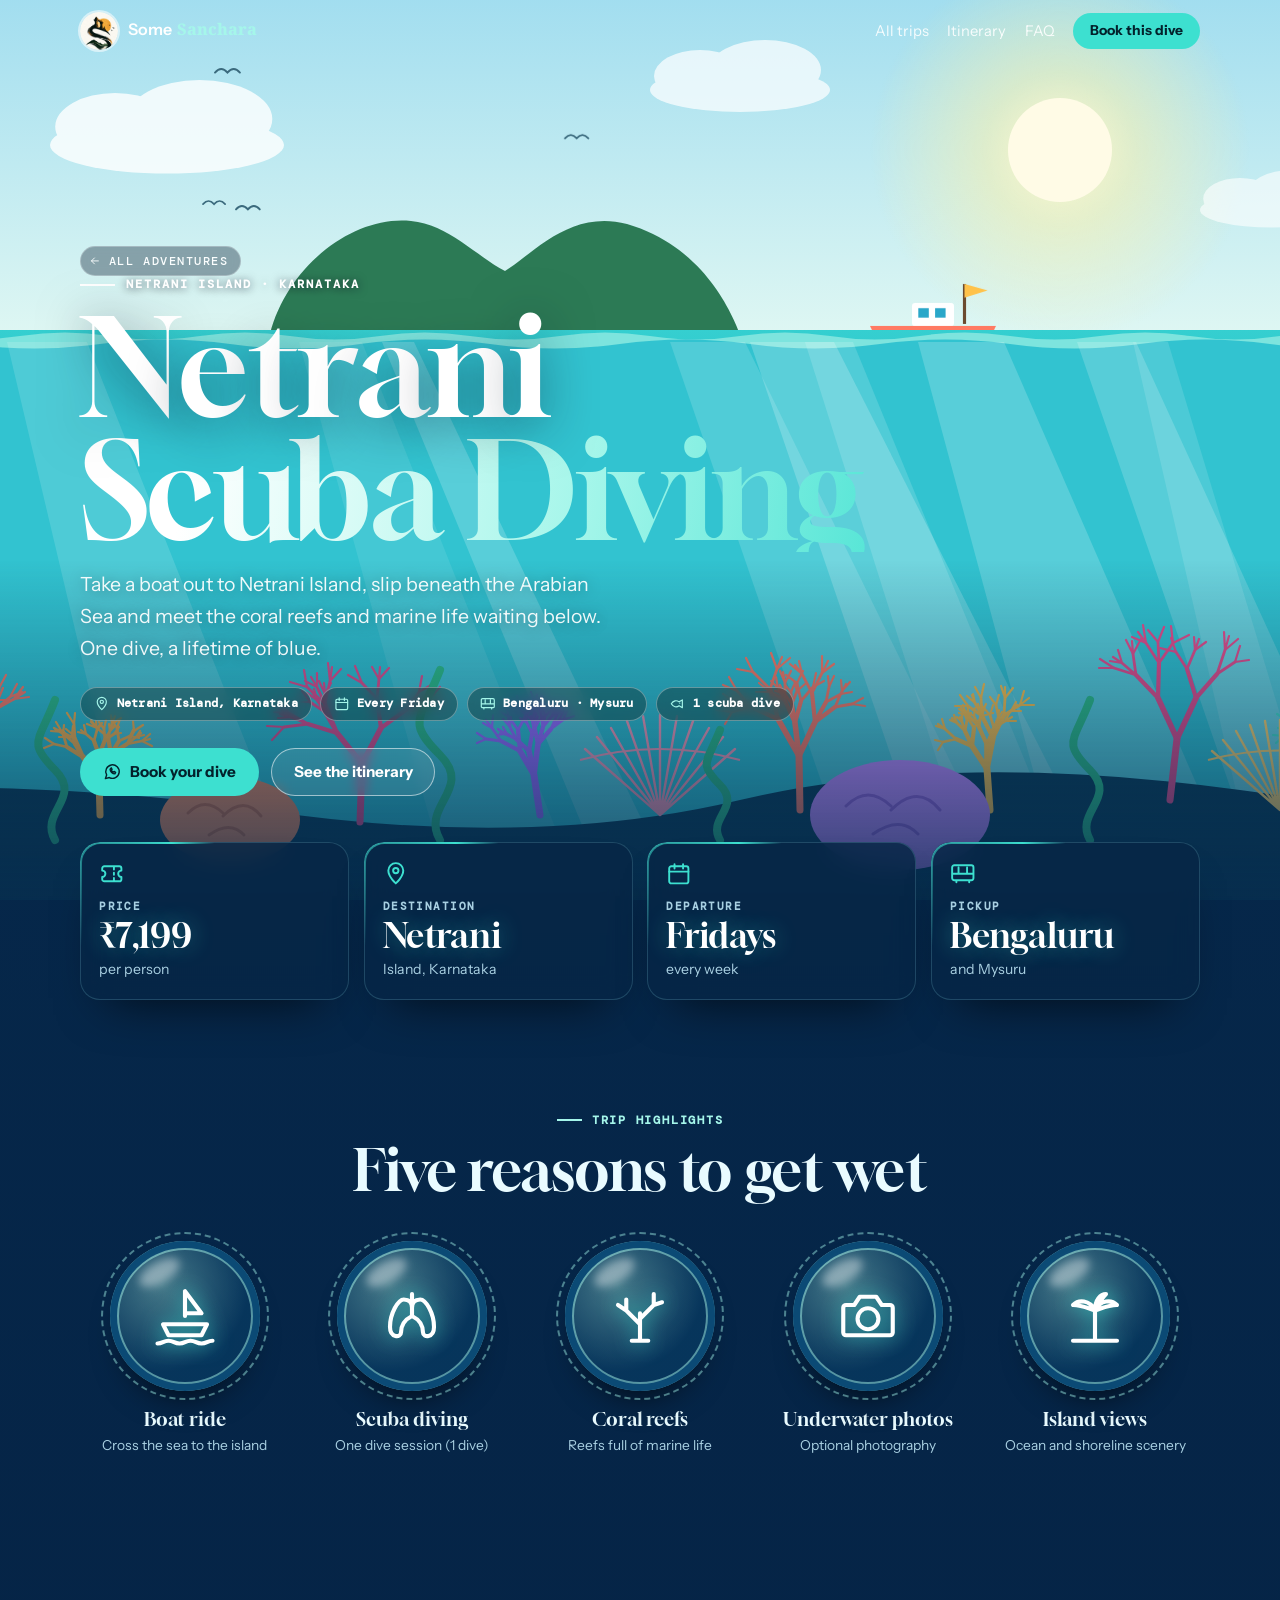
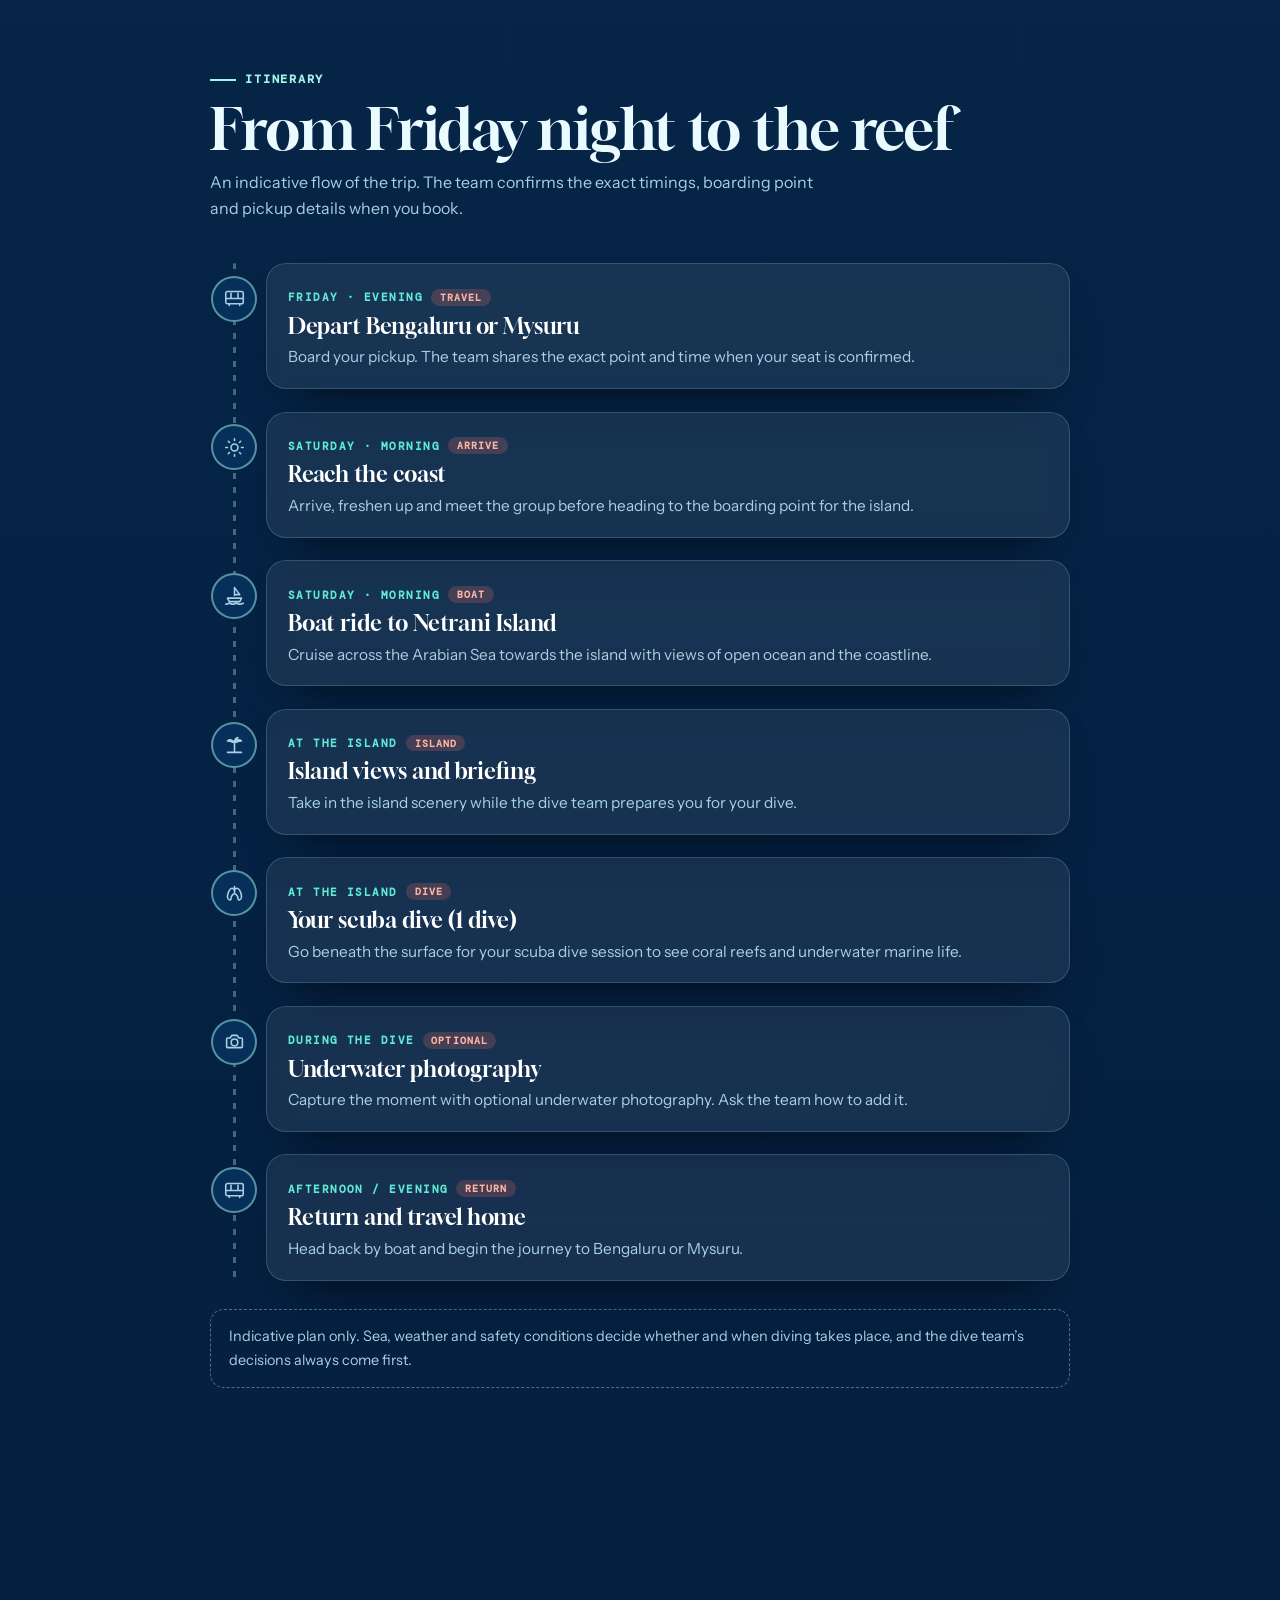
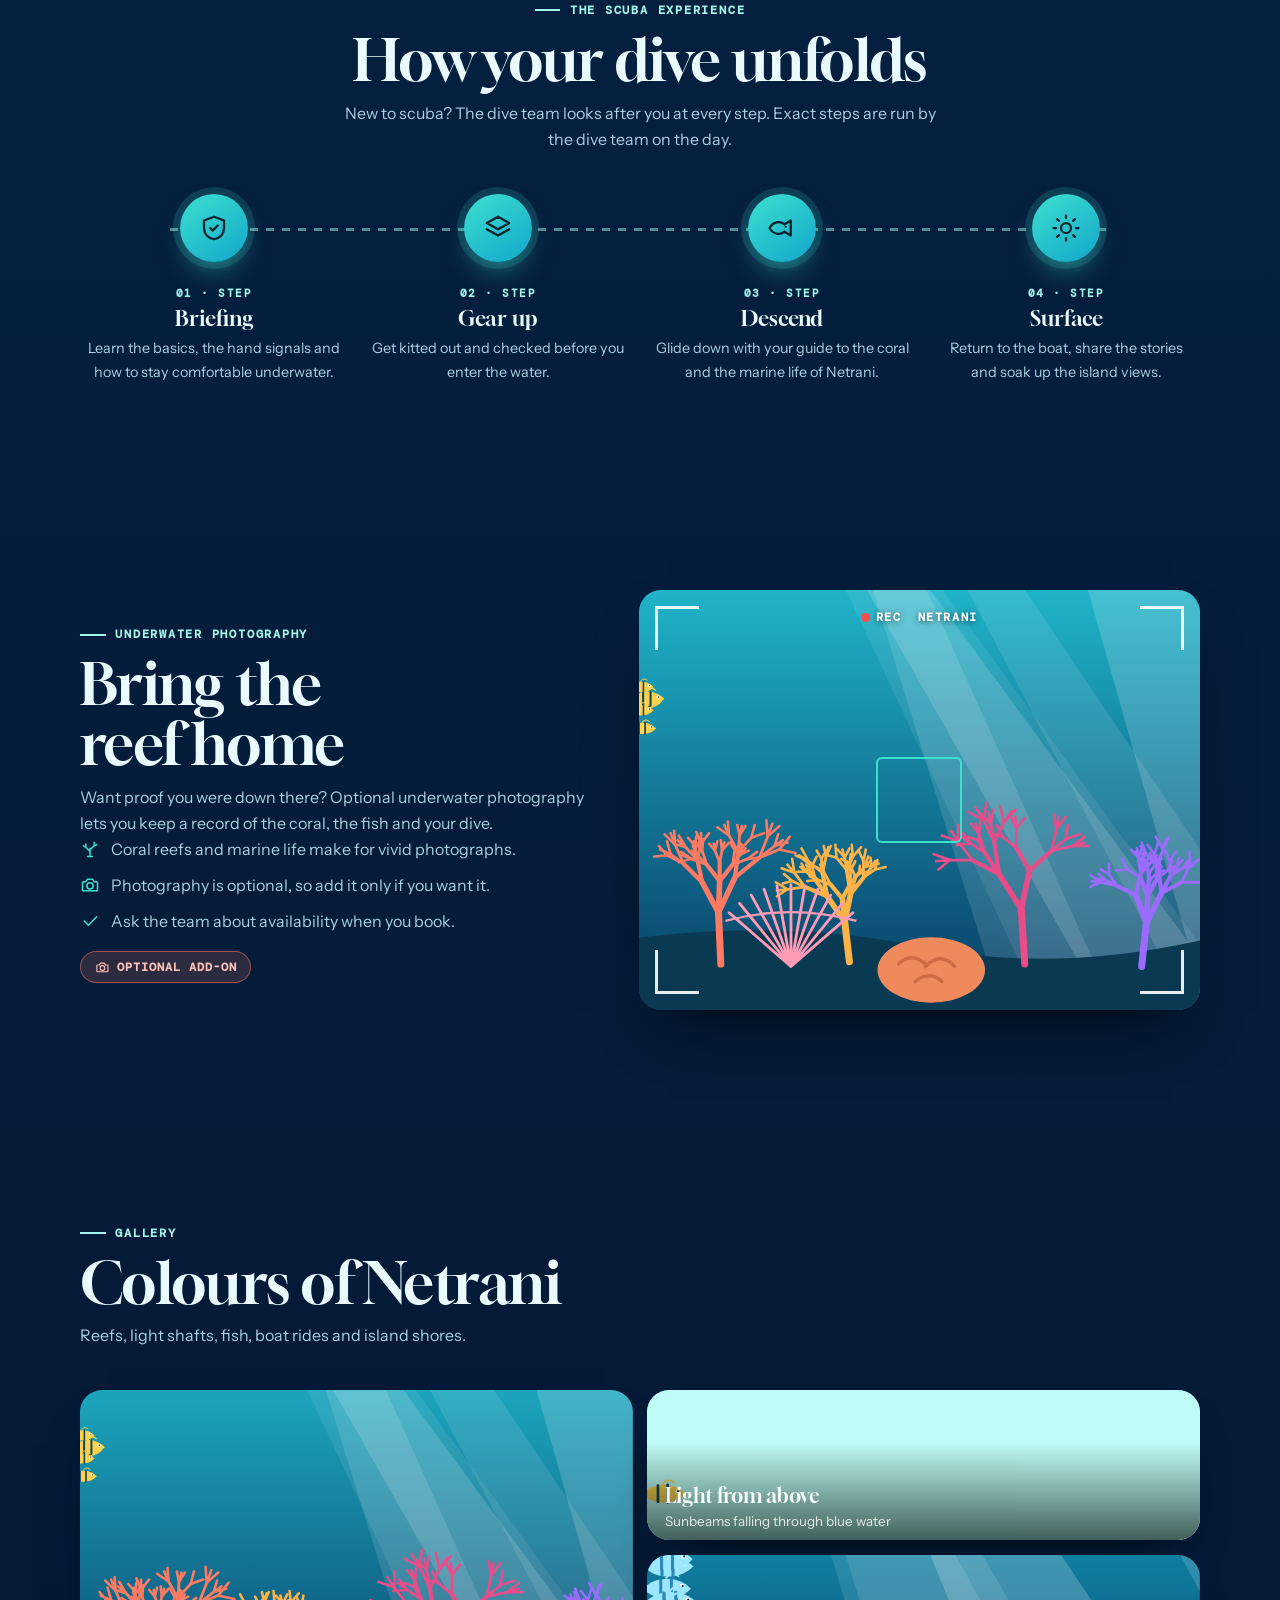
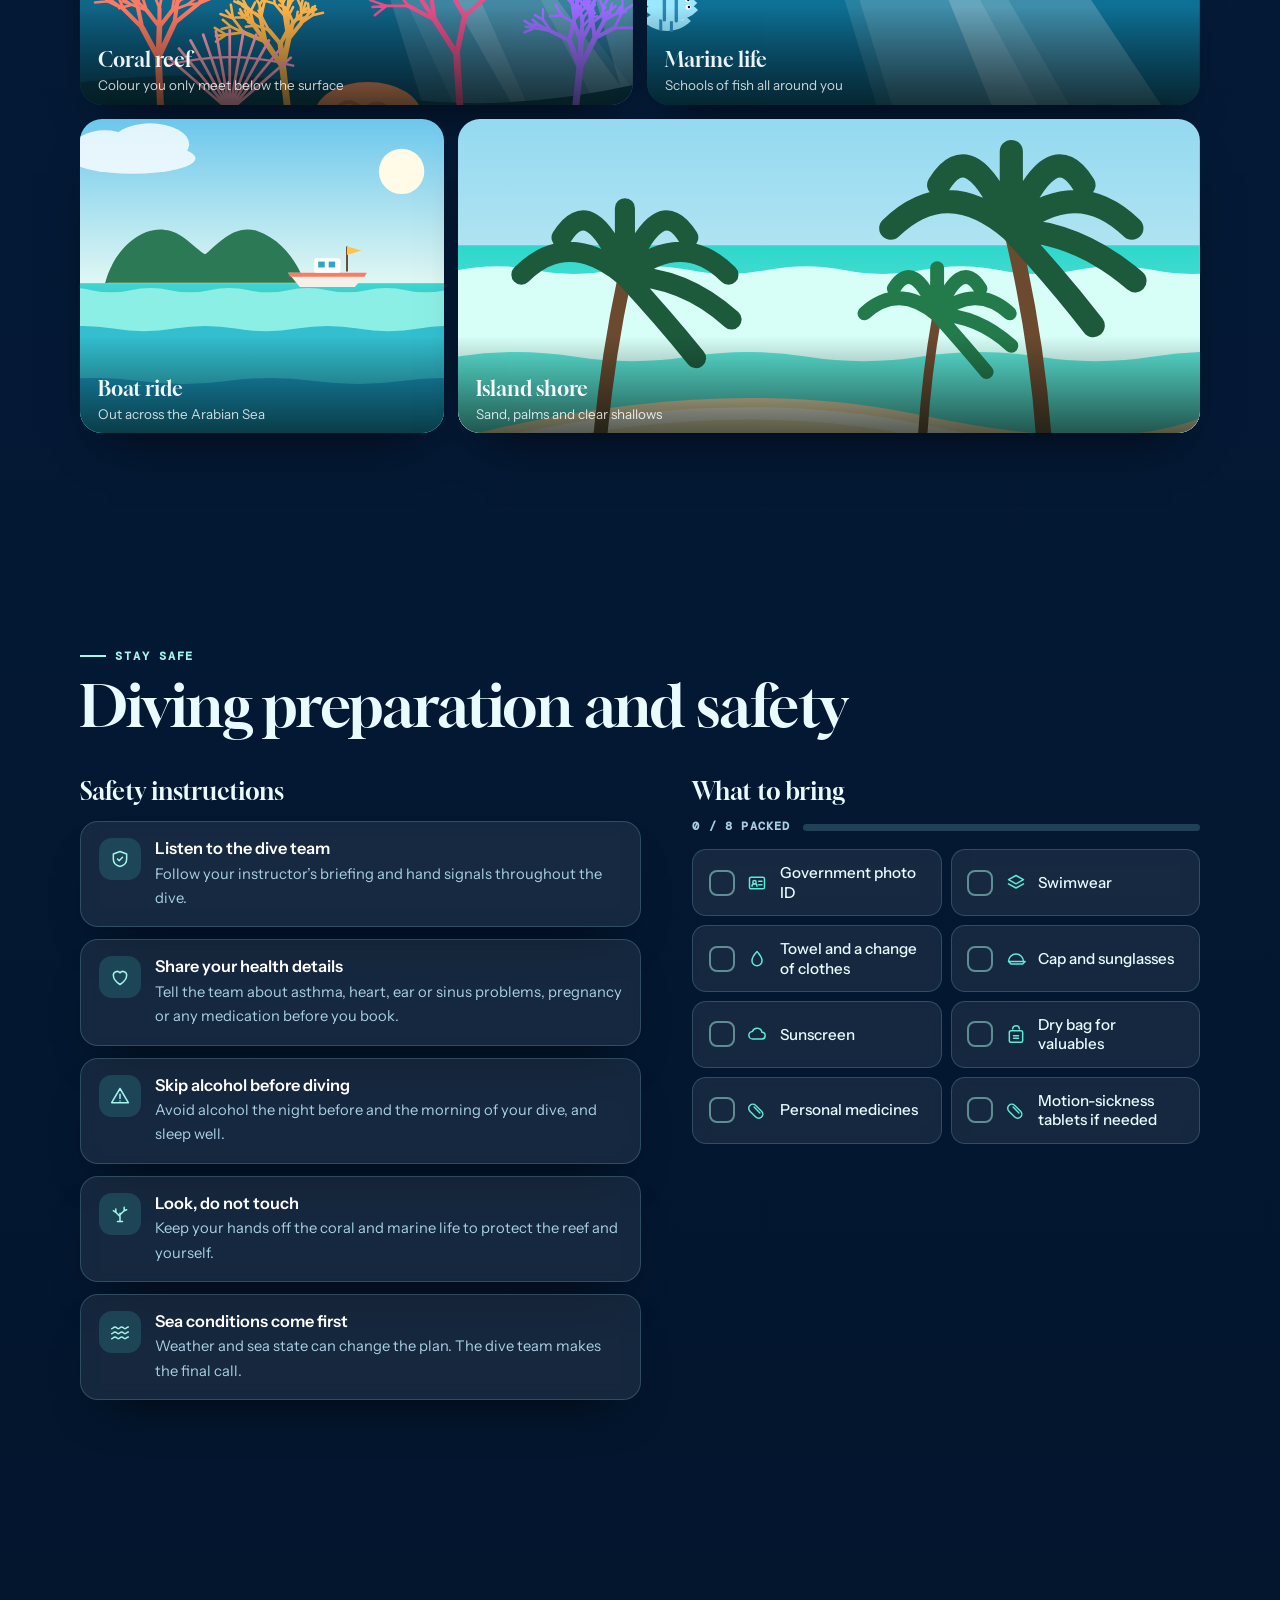
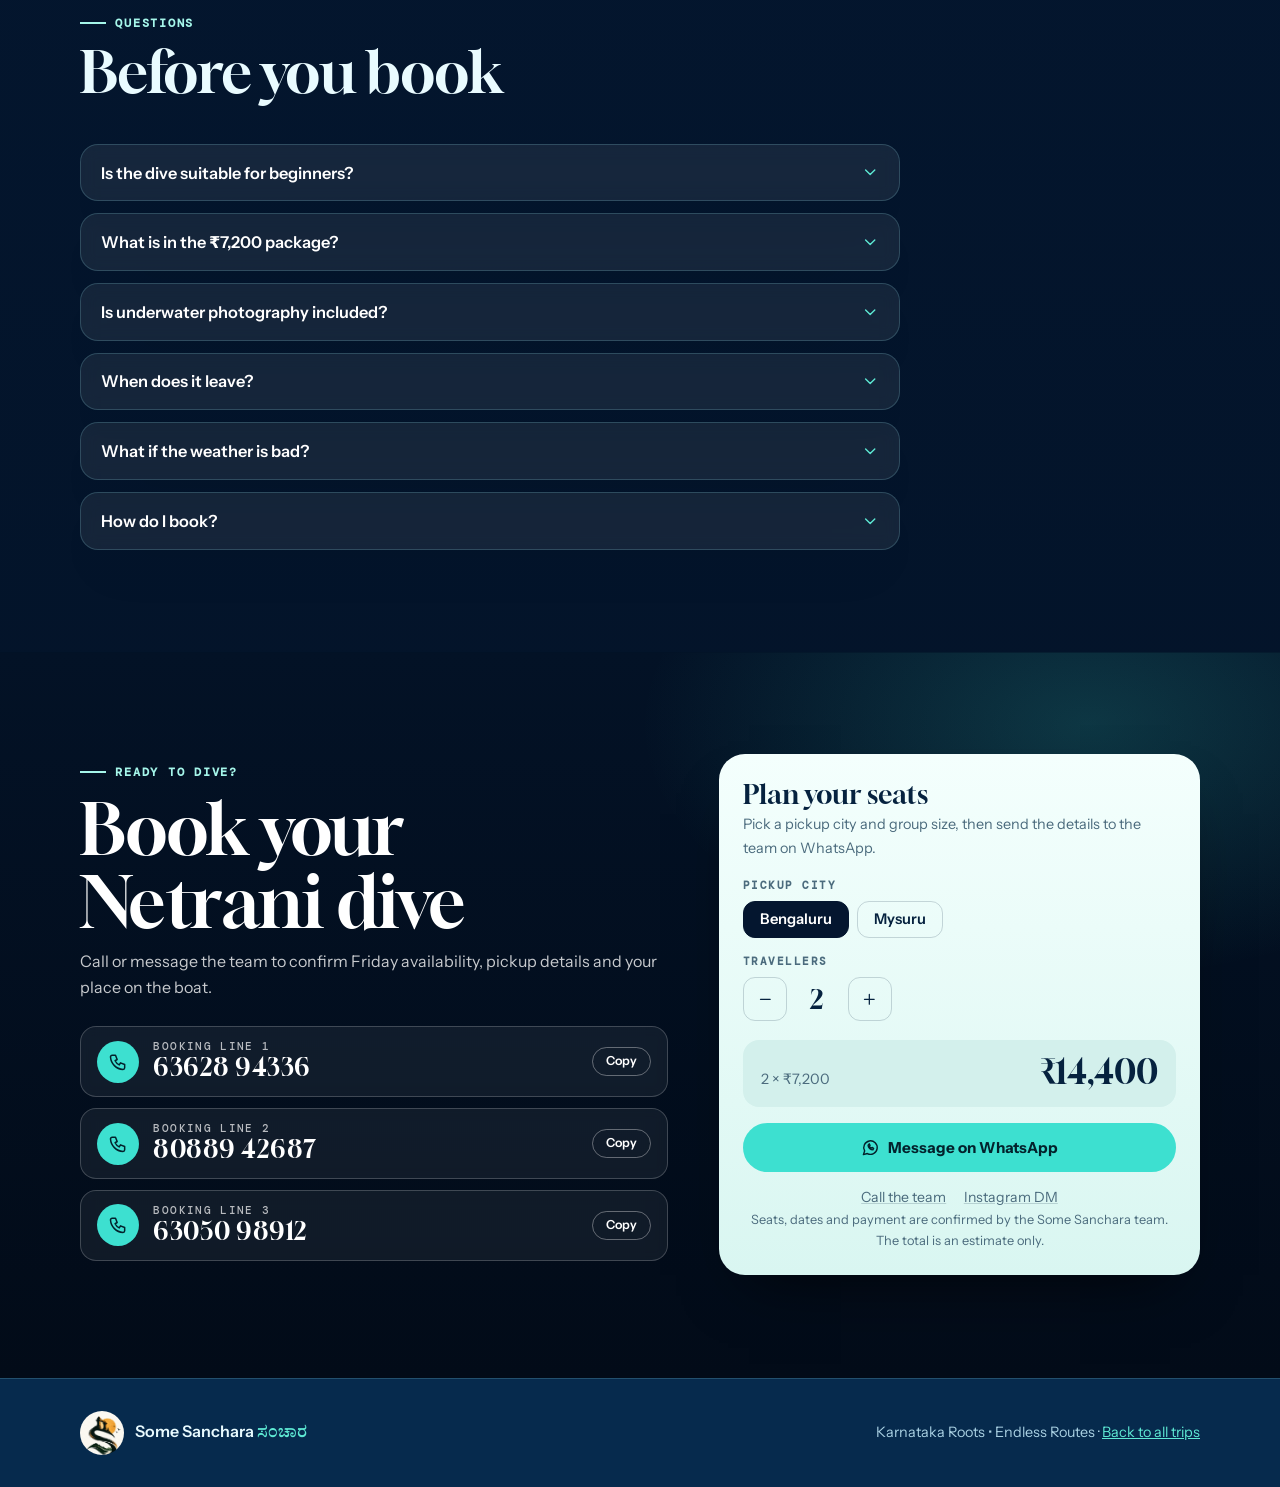
<file: itineraries/netrani-scuba-diving/index.html>
<!doctype html>
<html lang="en">
<head>
<meta charset="utf-8">
<meta name="viewport" content="width=device-width, initial-scale=1">
<title>Netrani Island Scuba Diving from Bengaluru &amp; Mysuru | Some Sanchara</title>
<meta name="description" content="Dive into the Arabian Sea at Netrani Island, Karnataka. Boat ride, one scuba dive, coral reefs and marine life. Every Friday from Bengaluru and Mysuru, ₹7,200 per person with Some Sanchara.">
<meta name="theme-color" content="#04162f">
<meta property="og:type" content="website"><meta property="og:site_name" content="Some Sanchara">
<meta property="og:title" content="Netrani Scuba Diving | Some Sanchara"><meta property="og:description" content="Dive into the Arabian Sea at Netrani Island, Karnataka. Boat ride, one scuba dive, coral reefs and marine life. Every Friday from Bengaluru and Mysuru, ₹7,200 per person with Some Sanchara.">
<meta name="twitter:card" content="summary">
<link rel="preconnect" href="https://fonts.googleapis.com">
<link rel="preconnect" href="https://fonts.gstatic.com" crossorigin>
<link rel="stylesheet" href="https://fonts.googleapis.com/css2?family=Gloock&family=Instrument+Sans:wght@400;500;600;700&family=DM+Mono:wght@400;500;600&family=Noto+Serif+Kannada:wght@600;800&family=Gloock&display=swap">
<link rel="stylesheet" href="../../styles.css">
<link rel="stylesheet" href="../../scenes.css">
<link rel="stylesheet" href="../../itinerary.css">
<link rel="stylesheet" href="dive.css">
<link rel="icon" type="image/png" href="../../assets/logo.png">
<script src="../../itinerary.js" defer></script>
</head>
<body class="d-page dive-page">
<div class="ambient" aria-hidden="true"><i style="--x:32%;--s:15px;--dur:15.2s;--del:-8.7s;--dx:-21px"></i><i style="--x:13%;--s:8px;--dur:14.2s;--del:-12.1s;--dx:-3px"></i><i style="--x:9%;--s:13px;--dur:20.2s;--del:-7.9s;--dx:-18px"></i><i style="--x:15%;--s:14px;--dur:16.6s;--del:-20.4s;--dx:-7px"></i><i style="--x:36%;--s:12px;--dur:16.0s;--del:-6.4s;--dx:7px"></i><i style="--x:13%;--s:16px;--dur:22.1s;--del:-11.1s;--dx:-18px"></i><i style="--x:33%;--s:21px;--dur:17.4s;--del:-20.8s;--dx:30px"></i><i style="--x:40%;--s:6px;--dur:24.9s;--del:-12.6s;--dx:-1px"></i><i style="--x:67%;--s:12px;--dur:19.0s;--del:-13.2s;--dx:15px"></i><i style="--x:59%;--s:11px;--dur:16.8s;--del:-5.7s;--dx:-35px"></i><i style="--x:12%;--s:7px;--dur:19.6s;--del:-21.9s;--dx:26px"></i><i style="--x:70%;--s:21px;--dur:22.4s;--del:-3.2s;--dx:-15px"></i><i style="--x:10%;--s:19px;--dur:25.0s;--del:-14.0s;--dx:16px"></i><i style="--x:37%;--s:11px;--dur:18.3s;--del:-16.4s;--dx:1px"></i><i style="--x:83%;--s:12px;--dur:24.9s;--del:-2.2s;--dx:-33px"></i><i style="--x:92%;--s:13px;--dur:17.3s;--del:-12.8s;--dx:-10px"></i></div>
<div class="gauge" aria-hidden="true"><span class="t">Surface</span><i></i><span class="b">Deep</span></div>
<div class="d-progress" aria-hidden="true"></div>
<header class="d-top"><div class="d-wrap in"><a class="d-brand" href="../../index.html" aria-label="Some Sanchara home"><img src="../../assets/logo.png" alt="" width="38" height="38"><span class="nm">Some <span class="kn" lang="kn">Sanchara</span></span></a><nav class="d-nav" aria-label="Main"><a class="hide-sm" href="../../index.html#trips">All trips</a><a class="hide-sm" href="#itinerary">Itinerary</a><a class="hide-sm" href="#faq">FAQ</a><a class="d-btn pri sm" href="#book">Book this dive</a></nav></div></header>
<main class="dive-main">
<section class="d-hero" id="top"><div class="scene" data-photo="" data-alt=""><svg class="scene-svg" viewBox="0 0 1600 900" preserveAspectRatio="xMidYMax slice" role="img" aria-label="Illustrated tropical island above a coral reef with fish and rising bubbles" focusable="false"><defs><linearGradient id="dv-sky" x1="0" y1="0" x2="0" y2="1"><stop offset="0" stop-color="#6cc7ec"/><stop offset="1" stop-color="#e1f8f3"/></linearGradient><linearGradient id="dv-sea" x1="0" y1="0" x2="0" y2="1"><stop offset="0" stop-color="#35cfd0"/><stop offset=".2" stop-color="#139fc0"/><stop offset=".5" stop-color="#0a5b8f"/><stop offset=".8" stop-color="#06305a"/><stop offset="1" stop-color="#04162f"/></linearGradient><radialGradient id="dv-sun"><stop offset="0" stop-color="#fffbe0" stop-opacity="1"/><stop offset=".4" stop-color="#fff1a8" stop-opacity="0.5"/><stop offset="1" stop-color="#fff1a8" stop-opacity="0"/></radialGradient><linearGradient id="dv-foam" x1="0" y1="0" x2="0" y2="1"><stop offset="0" stop-color="#fff" stop-opacity="0.9"/><stop offset="1" stop-color="#fff" stop-opacity="0"/></linearGradient><linearGradient id="dv-fade" x1="0" y1="0" x2="0" y2="1"><stop offset="0" stop-color="#062a4d" stop-opacity="0"/><stop offset="1" stop-color="#062a4d" stop-opacity="0.95"/></linearGradient></defs><g class="px" data-depth="0.02"><rect x="-300" y="-300" width="2200" height="650" fill="url(#dv-sky)"/></g><g class="px" data-depth="0.04"><circle cx="1220" cy="150" r="190" fill="url(#dv-sun)"/><circle cx="1220" cy="150" r="52" fill="#fffbe6"/></g><g class="px" data-depth="0.06"><g class="cloud" style="--dur:120s;--del:0s"><g transform="translate(300 130) scale(1.30)" fill="#fff" opacity="0.80"><ellipse cx="0" cy="0" rx="90" ry="22"/><ellipse cx="-40" cy="-14" rx="46" ry="26"/><ellipse cx="25" cy="-20" rx="56" ry="30"/></g></g><g class="cloud" style="--dur:150s;--del:-50s"><g transform="translate(900 90) scale(1.00)" fill="#fff" opacity="0.70"><ellipse cx="0" cy="0" rx="90" ry="22"/><ellipse cx="-40" cy="-14" rx="46" ry="26"/><ellipse cx="25" cy="-20" rx="56" ry="30"/></g></g><g class="cloud" style="--dur:130s;--del:-20s"><g transform="translate(1450 220) scale(0.80)" fill="#fff" opacity="0.60"><ellipse cx="0" cy="0" rx="90" ry="22"/><ellipse cx="-40" cy="-14" rx="46" ry="26"/><ellipse cx="25" cy="-20" rx="56" ry="30"/></g></g></g><g class="px" data-depth="0.1"><g class="bird" style="--dur:38.7s;--del:-2.6s"><g transform="translate(363 205) scale(0.79)"><path class="flap" d="M0 0q7-8 14 0 7-8 14 0" fill="none" stroke="#3b6a7d" stroke-width="2.2" stroke-linecap="round"/></g></g><g class="bird" style="--dur:37.6s;--del:-13.8s"><g transform="translate(396 210) scale(0.85)"><path class="flap" d="M0 0q7-8 14 0 7-8 14 0" fill="none" stroke="#3b6a7d" stroke-width="2.2" stroke-linecap="round"/></g></g><g class="bird" style="--dur:40.9s;--del:-2.7s"><g transform="translate(725 139) scale(0.83)"><path class="flap" d="M0 0q7-8 14 0 7-8 14 0" fill="none" stroke="#3b6a7d" stroke-width="2.2" stroke-linecap="round"/></g></g><g class="bird" style="--dur:33.3s;--del:-27.1s"><g transform="translate(375 73) scale(0.89)"><path class="flap" d="M0 0q7-8 14 0 7-8 14 0" fill="none" stroke="#3b6a7d" stroke-width="2.2" stroke-linecap="round"/></g></g></g><g class="px" data-depth="0.12"><path d="M430 334 C448 265 514 215 571 221 C608 224 636 256 665 271 C693 254 730 209 787 224 C862 246 890 309 900 334Z" fill="#2c7a55"/><path d="M439 335 H890" stroke="#f2dfb2" stroke-width="7" stroke-linecap="round" opacity=".9"/></g><g class="px" data-depth="0.16"><g class="boat-bob"><g transform="translate(1090 324) scale(1.05)"><g class="boat"><path d="M-60 0h120l-18 22h-84z" fill="#f4f1e8"/><path d="M-60 0h120l-3 6h-114z" fill="#ff7a63"/><rect x="-20" y="-22" width="40" height="22" rx="3" fill="#fff"/><rect x="-14" y="-17" width="10" height="9" fill="#2aa7c9"/><rect x="2" y="-17" width="10" height="9" fill="#2aa7c9"/><path d="M30 -2V-40" stroke="#6b4a2f" stroke-width="3"/><path class="flag" d="M30 -40l22 6-22 7z" fill="#ffc24a"/></g></g></g></g><g class="px" data-depth="0.08"><rect x="-300" y="330" width="2200" height="1400" fill="url(#dv-sea)"/></g><g class="px" data-depth="0.1"><path class="wave wave-a" d="M-180 336 q45.0 -7.0 90.0 0 t90.0 0 q45.0 -7.0 90.0 0 t90.0 0 q45.0 -7.0 90.0 0 t90.0 0 q45.0 -7.0 90.0 0 t90.0 0 q45.0 -7.0 90.0 0 t90.0 0 q45.0 -7.0 90.0 0 t90.0 0 q45.0 -7.0 90.0 0 t90.0 0 q45.0 -7.0 90.0 0 t90.0 0 q45.0 -7.0 90.0 0 t90.0 0 q45.0 -7.0 90.0 0 t90.0 0 q45.0 -7.0 90.0 0 t90.0 0 q45.0 -7.0 90.0 0 t90.0 0 q45.0 -7.0 90.0 0 t90.0 0 L1960 2000 L-180 2000 Z" fill="#7de4de" style="--len:180px"/></g><g class="px" data-depth="0.12"><g opacity=".9"><path class="wave wave-b" d="M-260 344 q65.0 -9.0 130.0 0 t130.0 0 q65.0 -9.0 130.0 0 t130.0 0 q65.0 -9.0 130.0 0 t130.0 0 q65.0 -9.0 130.0 0 t130.0 0 q65.0 -9.0 130.0 0 t130.0 0 q65.0 -9.0 130.0 0 t130.0 0 q65.0 -9.0 130.0 0 t130.0 0 q65.0 -9.0 130.0 0 t130.0 0 q65.0 -9.0 130.0 0 t130.0 0 q65.0 -9.0 130.0 0 t130.0 0 q65.0 -9.0 130.0 0 t130.0 0 L2120 2000 L-260 2000 Z" fill="#2bbfcf" style="--len:260px"/></g></g><g class="px" data-depth="0.14"><path class="ray" d="M459 342 L522 342 L744 900 L612 900 Z" style="--dur:10.6s;--del:-7.5s;--o:0.09"/><path class="ray" d="M167 342 L247 342 L468 900 L299 900 Z" style="--dur:8.4s;--del:-11.9s;--o:0.14"/><path class="ray" d="M1237 342 L1296 342 L1552 900 L1429 900 Z" style="--dur:7.9s;--del:-7.6s;--o:0.18"/><path class="ray" d="M830 342 L905 342 L1178 900 L1022 900 Z" style="--dur:7.4s;--del:-9.1s;--o:0.15"/><path class="ray" d="M542 342 L574 342 L840 900 L773 900 Z" style="--dur:9.8s;--del:-8.6s;--o:0.19"/><path class="ray" d="M1078 342 L1164 342 L1407 900 L1228 900 Z" style="--dur:11.8s;--del:-5.3s;--o:0.19"/><path class="ray" d="M1293 342 L1328 342 L1496 900 L1421 900 Z" style="--dur:8.3s;--del:-11.6s;--o:0.13"/><path class="ray" d="M965 342 L1013 342 L1242 900 L1141 900 Z" style="--dur:9.3s;--del:-4.2s;--o:0.15"/><path class="ray" d="M910 342 L994 342 L1277 900 L1100 900 Z" style="--dur:12.6s;--del:-10.3s;--o:0.20"/></g><g class="px" data-depth="0.3"><g class="swimR" style="--dur:47.6s;--del:-6.5s;--w:1600px"><g class="bobber" style="--bob:13px;--bd:7.9s"><g transform="translate(0 534) scale(0.90)"><path d="M0 0C14-15 40-15 54 0C40 15 14 15 0 0z" fill="#ffd24a"/><path d="M3 0-15-12V12z" fill="#ffd24a"/><path d="M20-10V10M32-11V11" stroke="#10475f" stroke-width="3.4" stroke-linecap="round"/><path d="M26-12c4-6 10-6 14-2" stroke="#ffd24a" stroke-width="2" fill="none" stroke-linecap="round"/><circle cx="44" cy="-3" r="2.6" fill="#fff"/><circle cx="44.8" cy="-3" r="1.2" fill="#06182a"/></g></g></g><g class="swimR" style="--dur:48.4s;--del:-4.8s;--w:1600px"><g class="bobber" style="--bob:7px;--bd:8.1s"><g transform="translate(0 463) scale(0.82)"><path d="M0 0C14-15 40-15 54 0C40 15 14 15 0 0z" fill="#ffd24a"/><path d="M3 0-15-12V12z" fill="#ffd24a"/><path d="M20-10V10M32-11V11" stroke="#10475f" stroke-width="3.4" stroke-linecap="round"/><path d="M26-12c4-6 10-6 14-2" stroke="#ffd24a" stroke-width="2" fill="none" stroke-linecap="round"/><circle cx="44" cy="-3" r="2.6" fill="#fff"/><circle cx="44.8" cy="-3" r="1.2" fill="#06182a"/></g></g></g><g class="swimR" style="--dur:44.6s;--del:-4.5s;--w:1600px"><g class="bobber" style="--bob:14px;--bd:7.4s"><g transform="translate(0 473) scale(0.82)"><path d="M0 0C14-15 40-15 54 0C40 15 14 15 0 0z" fill="#ffd24a"/><path d="M3 0-15-12V12z" fill="#ffd24a"/><path d="M20-10V10M32-11V11" stroke="#10475f" stroke-width="3.4" stroke-linecap="round"/><path d="M26-12c4-6 10-6 14-2" stroke="#ffd24a" stroke-width="2" fill="none" stroke-linecap="round"/><circle cx="44" cy="-3" r="2.6" fill="#fff"/><circle cx="44.8" cy="-3" r="1.2" fill="#06182a"/></g></g></g><g class="swimR" style="--dur:45.5s;--del:-2.3s;--w:1600px"><g class="bobber" style="--bob:11px;--bd:7.6s"><g transform="translate(0 489) scale(0.90)"><path d="M0 0C14-15 40-15 54 0C40 15 14 15 0 0z" fill="#ffd24a"/><path d="M3 0-15-12V12z" fill="#ffd24a"/><path d="M20-10V10M32-11V11" stroke="#10475f" stroke-width="3.4" stroke-linecap="round"/><path d="M26-12c4-6 10-6 14-2" stroke="#ffd24a" stroke-width="2" fill="none" stroke-linecap="round"/><circle cx="44" cy="-3" r="2.6" fill="#fff"/><circle cx="44.8" cy="-3" r="1.2" fill="#06182a"/></g></g></g><g class="swimR" style="--dur:44.0s;--del:-5.7s;--w:1600px"><g class="bobber" style="--bob:7px;--bd:7.3s"><g transform="translate(0 479) scale(0.92)"><path d="M0 0C14-15 40-15 54 0C40 15 14 15 0 0z" fill="#ffd24a"/><path d="M3 0-15-12V12z" fill="#ffd24a"/><path d="M20-10V10M32-11V11" stroke="#10475f" stroke-width="3.4" stroke-linecap="round"/><path d="M26-12c4-6 10-6 14-2" stroke="#ffd24a" stroke-width="2" fill="none" stroke-linecap="round"/><circle cx="44" cy="-3" r="2.6" fill="#fff"/><circle cx="44.8" cy="-3" r="1.2" fill="#06182a"/></g></g></g><g class="swimR" style="--dur:43.3s;--del:-7.1s;--w:1600px"><g class="bobber" style="--bob:7px;--bd:7.2s"><g transform="translate(0 475) scale(0.97)"><path d="M0 0C14-15 40-15 54 0C40 15 14 15 0 0z" fill="#ffd24a"/><path d="M3 0-15-12V12z" fill="#ffd24a"/><path d="M20-10V10M32-11V11" stroke="#10475f" stroke-width="3.4" stroke-linecap="round"/><path d="M26-12c4-6 10-6 14-2" stroke="#ffd24a" stroke-width="2" fill="none" stroke-linecap="round"/><circle cx="44" cy="-3" r="2.6" fill="#fff"/><circle cx="44.8" cy="-3" r="1.2" fill="#06182a"/></g></g></g><g class="swimR" style="--dur:48.5s;--del:-5.8s;--w:1600px"><g class="bobber" style="--bob:8px;--bd:8.1s"><g transform="translate(0 564) scale(0.77)"><path d="M0 0C14-15 40-15 54 0C40 15 14 15 0 0z" fill="#ffd24a"/><path d="M3 0-15-12V12z" fill="#ffd24a"/><path d="M20-10V10M32-11V11" stroke="#10475f" stroke-width="3.4" stroke-linecap="round"/><path d="M26-12c4-6 10-6 14-2" stroke="#ffd24a" stroke-width="2" fill="none" stroke-linecap="round"/><circle cx="44" cy="-3" r="2.6" fill="#fff"/><circle cx="44.8" cy="-3" r="1.2" fill="#06182a"/></g></g></g><g class="swimR" style="--dur:44.3s;--del:-9.1s;--w:1600px"><g class="bobber" style="--bob:11px;--bd:7.4s"><g transform="translate(0 481) scale(0.97)"><path d="M0 0C14-15 40-15 54 0C40 15 14 15 0 0z" fill="#ffd24a"/><path d="M3 0-15-12V12z" fill="#ffd24a"/><path d="M20-10V10M32-11V11" stroke="#10475f" stroke-width="3.4" stroke-linecap="round"/><path d="M26-12c4-6 10-6 14-2" stroke="#ffd24a" stroke-width="2" fill="none" stroke-linecap="round"/><circle cx="44" cy="-3" r="2.6" fill="#fff"/><circle cx="44.8" cy="-3" r="1.2" fill="#06182a"/></g></g></g><g class="swimR" style="--dur:44.2s;--del:-3.8s;--w:1600px"><g class="bobber" style="--bob:6px;--bd:7.4s"><g transform="translate(0 495) scale(0.79)"><path d="M0 0C14-15 40-15 54 0C40 15 14 15 0 0z" fill="#ffd24a"/><path d="M3 0-15-12V12z" fill="#ffd24a"/><path d="M20-10V10M32-11V11" stroke="#10475f" stroke-width="3.4" stroke-linecap="round"/><path d="M26-12c4-6 10-6 14-2" stroke="#ffd24a" stroke-width="2" fill="none" stroke-linecap="round"/><circle cx="44" cy="-3" r="2.6" fill="#fff"/><circle cx="44.8" cy="-3" r="1.2" fill="#06182a"/></g></g></g></g><g class="px" data-depth="0.4"><g class="swimL" style="--dur:36.4s;--del:-4.9s;--w:1600px"><g class="bobber" style="--bob:5px;--bd:6.1s"><g transform="translate(0 637) scale(-1.21 1.21)"><path d="M0 0C14-15 40-15 54 0C40 15 14 15 0 0z" fill="#ff8a5c"/><path d="M3 0-15-12V12z" fill="#ff8a5c"/><path d="M20-10V10M32-11V11" stroke="#fff4e0" stroke-width="3.4" stroke-linecap="round"/><path d="M26-12c4-6 10-6 14-2" stroke="#ff8a5c" stroke-width="2" fill="none" stroke-linecap="round"/><circle cx="44" cy="-3" r="2.6" fill="#fff"/><circle cx="44.8" cy="-3" r="1.2" fill="#06182a"/></g></g></g><g class="swimL" style="--dur:38.5s;--del:-2.3s;--w:1600px"><g class="bobber" style="--bob:14px;--bd:6.4s"><g transform="translate(0 627) scale(-1.25 1.25)"><path d="M0 0C14-15 40-15 54 0C40 15 14 15 0 0z" fill="#ff8a5c"/><path d="M3 0-15-12V12z" fill="#ff8a5c"/><path d="M20-10V10M32-11V11" stroke="#fff4e0" stroke-width="3.4" stroke-linecap="round"/><path d="M26-12c4-6 10-6 14-2" stroke="#ff8a5c" stroke-width="2" fill="none" stroke-linecap="round"/><circle cx="44" cy="-3" r="2.6" fill="#fff"/><circle cx="44.8" cy="-3" r="1.2" fill="#06182a"/></g></g></g><g class="swimL" style="--dur:36.5s;--del:-6.1s;--w:1600px"><g class="bobber" style="--bob:11px;--bd:6.1s"><g transform="translate(0 656) scale(-1.37 1.37)"><path d="M0 0C14-15 40-15 54 0C40 15 14 15 0 0z" fill="#ff8a5c"/><path d="M3 0-15-12V12z" fill="#ff8a5c"/><path d="M20-10V10M32-11V11" stroke="#fff4e0" stroke-width="3.4" stroke-linecap="round"/><path d="M26-12c4-6 10-6 14-2" stroke="#ff8a5c" stroke-width="2" fill="none" stroke-linecap="round"/><circle cx="44" cy="-3" r="2.6" fill="#fff"/><circle cx="44.8" cy="-3" r="1.2" fill="#06182a"/></g></g></g><g class="swimL" style="--dur:36.2s;--del:-3.9s;--w:1600px"><g class="bobber" style="--bob:14px;--bd:6.0s"><g transform="translate(0 612) scale(-1.15 1.15)"><path d="M0 0C14-15 40-15 54 0C40 15 14 15 0 0z" fill="#ff8a5c"/><path d="M3 0-15-12V12z" fill="#ff8a5c"/><path d="M20-10V10M32-11V11" stroke="#fff4e0" stroke-width="3.4" stroke-linecap="round"/><path d="M26-12c4-6 10-6 14-2" stroke="#ff8a5c" stroke-width="2" fill="none" stroke-linecap="round"/><circle cx="44" cy="-3" r="2.6" fill="#fff"/><circle cx="44.8" cy="-3" r="1.2" fill="#06182a"/></g></g></g><g class="swimL" style="--dur:39.3s;--del:-6.5s;--w:1600px"><g class="bobber" style="--bob:9px;--bd:6.6s"><g transform="translate(0 605) scale(-1.35 1.35)"><path d="M0 0C14-15 40-15 54 0C40 15 14 15 0 0z" fill="#ff8a5c"/><path d="M3 0-15-12V12z" fill="#ff8a5c"/><path d="M20-10V10M32-11V11" stroke="#fff4e0" stroke-width="3.4" stroke-linecap="round"/><path d="M26-12c4-6 10-6 14-2" stroke="#ff8a5c" stroke-width="2" fill="none" stroke-linecap="round"/><circle cx="44" cy="-3" r="2.6" fill="#fff"/><circle cx="44.8" cy="-3" r="1.2" fill="#06182a"/></g></g></g></g><g class="px" data-depth="0.22"><g class="swimL" style="--dur:58.9s;--del:-3.9s;--w:1600px"><g class="bobber" style="--bob:13px;--bd:9.8s"><g transform="translate(0 436) scale(-0.60 0.60)"><path d="M0 0C14-15 40-15 54 0C40 15 14 15 0 0z" fill="#9be7ff"/><path d="M3 0-15-12V12z" fill="#9be7ff"/><path d="M20-10V10M32-11V11" stroke="#2b88b8" stroke-width="3.4" stroke-linecap="round"/><path d="M26-12c4-6 10-6 14-2" stroke="#9be7ff" stroke-width="2" fill="none" stroke-linecap="round"/><circle cx="44" cy="-3" r="2.6" fill="#fff"/><circle cx="44.8" cy="-3" r="1.2" fill="#06182a"/></g></g></g><g class="swimL" style="--dur:58.0s;--del:-4.3s;--w:1600px"><g class="bobber" style="--bob:14px;--bd:9.7s"><g transform="translate(0 465) scale(-0.52 0.52)"><path d="M0 0C14-15 40-15 54 0C40 15 14 15 0 0z" fill="#9be7ff"/><path d="M3 0-15-12V12z" fill="#9be7ff"/><path d="M20-10V10M32-11V11" stroke="#2b88b8" stroke-width="3.4" stroke-linecap="round"/><path d="M26-12c4-6 10-6 14-2" stroke="#9be7ff" stroke-width="2" fill="none" stroke-linecap="round"/><circle cx="44" cy="-3" r="2.6" fill="#fff"/><circle cx="44.8" cy="-3" r="1.2" fill="#06182a"/></g></g></g><g class="swimL" style="--dur:54.7s;--del:-1.5s;--w:1600px"><g class="bobber" style="--bob:5px;--bd:9.1s"><g transform="translate(0 461) scale(-0.50 0.50)"><path d="M0 0C14-15 40-15 54 0C40 15 14 15 0 0z" fill="#9be7ff"/><path d="M3 0-15-12V12z" fill="#9be7ff"/><path d="M20-10V10M32-11V11" stroke="#2b88b8" stroke-width="3.4" stroke-linecap="round"/><path d="M26-12c4-6 10-6 14-2" stroke="#9be7ff" stroke-width="2" fill="none" stroke-linecap="round"/><circle cx="44" cy="-3" r="2.6" fill="#fff"/><circle cx="44.8" cy="-3" r="1.2" fill="#06182a"/></g></g></g><g class="swimL" style="--dur:55.7s;--del:-7.3s;--w:1600px"><g class="bobber" style="--bob:7px;--bd:9.3s"><g transform="translate(0 446) scale(-0.56 0.56)"><path d="M0 0C14-15 40-15 54 0C40 15 14 15 0 0z" fill="#9be7ff"/><path d="M3 0-15-12V12z" fill="#9be7ff"/><path d="M20-10V10M32-11V11" stroke="#2b88b8" stroke-width="3.4" stroke-linecap="round"/><path d="M26-12c4-6 10-6 14-2" stroke="#9be7ff" stroke-width="2" fill="none" stroke-linecap="round"/><circle cx="44" cy="-3" r="2.6" fill="#fff"/><circle cx="44.8" cy="-3" r="1.2" fill="#06182a"/></g></g></g><g class="swimL" style="--dur:53.1s;--del:-1.7s;--w:1600px"><g class="bobber" style="--bob:8px;--bd:8.8s"><g transform="translate(0 448) scale(-0.65 0.65)"><path d="M0 0C14-15 40-15 54 0C40 15 14 15 0 0z" fill="#9be7ff"/><path d="M3 0-15-12V12z" fill="#9be7ff"/><path d="M20-10V10M32-11V11" stroke="#2b88b8" stroke-width="3.4" stroke-linecap="round"/><path d="M26-12c4-6 10-6 14-2" stroke="#9be7ff" stroke-width="2" fill="none" stroke-linecap="round"/><circle cx="44" cy="-3" r="2.6" fill="#fff"/><circle cx="44.8" cy="-3" r="1.2" fill="#06182a"/></g></g></g><g class="swimL" style="--dur:54.8s;--del:-6.7s;--w:1600px"><g class="bobber" style="--bob:8px;--bd:9.1s"><g transform="translate(0 447) scale(-0.64 0.64)"><path d="M0 0C14-15 40-15 54 0C40 15 14 15 0 0z" fill="#9be7ff"/><path d="M3 0-15-12V12z" fill="#9be7ff"/><path d="M20-10V10M32-11V11" stroke="#2b88b8" stroke-width="3.4" stroke-linecap="round"/><path d="M26-12c4-6 10-6 14-2" stroke="#9be7ff" stroke-width="2" fill="none" stroke-linecap="round"/><circle cx="44" cy="-3" r="2.6" fill="#fff"/><circle cx="44.8" cy="-3" r="1.2" fill="#06182a"/></g></g></g></g><g class="px" data-depth="0.34"><circle class="bub" cx="1530" cy="879" r="2.4" style="--dur:7.8s;--del:-12.5s;--rise:580px;--dx:10px"/><circle class="bub" cx="493" cy="740" r="6.2" style="--dur:12.2s;--del:-2.4s;--rise:470px;--dx:-6px"/><circle class="bub" cx="1157" cy="898" r="8.6" style="--dur:11.9s;--del:-6.7s;--rise:412px;--dx:-28px"/><circle class="bub" cx="44" cy="683" r="4.2" style="--dur:10.4s;--del:-13.4s;--rise:504px;--dx:4px"/><circle class="bub" cx="378" cy="505" r="4.3" style="--dur:8.2s;--del:-7.7s;--rise:675px;--dx:10px"/><circle class="bub" cx="291" cy="857" r="7.6" style="--dur:13.6s;--del:-13.6s;--rise:590px;--dx:17px"/><circle class="bub" cx="566" cy="892" r="8.7" style="--dur:8.5s;--del:-11.3s;--rise:572px;--dx:-2px"/><circle class="bub" cx="849" cy="693" r="8.5" style="--dur:11.5s;--del:-12.5s;--rise:442px;--dx:23px"/><circle class="bub" cx="1440" cy="682" r="6.0" style="--dur:15.3s;--del:-10.9s;--rise:490px;--dx:-17px"/><circle class="bub" cx="519" cy="778" r="3.2" style="--dur:15.2s;--del:-4.0s;--rise:643px;--dx:-11px"/><circle class="bub" cx="1532" cy="781" r="5.5" style="--dur:11.7s;--del:-9.8s;--rise:527px;--dx:-11px"/><circle class="bub" cx="333" cy="702" r="8.5" style="--dur:12.6s;--del:-1.1s;--rise:610px;--dx:14px"/><circle class="bub" cx="1452" cy="573" r="7.2" style="--dur:7.5s;--del:-9.8s;--rise:413px;--dx:-16px"/><circle class="bub" cx="1401" cy="538" r="5.7" style="--dur:14.7s;--del:-3.7s;--rise:391px;--dx:23px"/><circle class="bub" cx="677" cy="785" r="2.2" style="--dur:10.3s;--del:-2.6s;--rise:557px;--dx:-25px"/><circle class="bub" cx="1527" cy="505" r="7.1" style="--dur:7.2s;--del:-3.8s;--rise:608px;--dx:-21px"/><circle class="bub" cx="294" cy="775" r="4.7" style="--dur:7.4s;--del:-14.9s;--rise:370px;--dx:-28px"/><circle class="bub" cx="551" cy="744" r="7.2" style="--dur:8.0s;--del:-5.1s;--rise:326px;--dx:-3px"/><circle class="bub" cx="1226" cy="795" r="8.3" style="--dur:13.8s;--del:-12.9s;--rise:569px;--dx:-2px"/><circle class="bub" cx="361" cy="763" r="4.2" style="--dur:7.9s;--del:-6.7s;--rise:630px;--dx:-22px"/><circle class="bub" cx="936" cy="654" r="5.6" style="--dur:8.3s;--del:-14.4s;--rise:408px;--dx:6px"/><circle class="bub" cx="672" cy="502" r="5.9" style="--dur:8.3s;--del:-0.9s;--rise:327px;--dx:-20px"/><circle class="bub" cx="153" cy="752" r="5.6" style="--dur:15.9s;--del:-14.0s;--rise:673px;--dx:-16px"/><circle class="bub" cx="712" cy="597" r="6.1" style="--dur:12.6s;--del:-12.0s;--rise:570px;--dx:-15px"/><circle class="bub" cx="677" cy="708" r="2.0" style="--dur:7.3s;--del:-6.1s;--rise:355px;--dx:13px"/><circle class="bub" cx="385" cy="535" r="3.3" style="--dur:9.1s;--del:-3.3s;--rise:502px;--dx:-2px"/></g><g class="px" data-depth="0.5"><path d="M-200 900 L-200 800 Q150 770 420 810 T900 800 T1400 790 T1800 810 V900Z" fill="#0a3a52"/><g class="coral"><path d="M120 820 L119 769" stroke="#ff7a63" stroke-width="7.0" stroke-linecap="round" fill="none"/><path d="M119 769 L108 737M119 769 L134 731M119 769 L118 738" stroke="#ff7a63" stroke-width="5.6" stroke-linecap="round" fill="none"/><path d="M108 737 L86 721M108 737 L114 714M134 731 L127 703M134 731 L156 709M134 731 L144 710M118 738 L109 720M118 738 L124 717M118 738 L117 720" stroke="#ff7a63" stroke-width="4.2" stroke-linecap="round" fill="none"/><path d="M86 721 L68 718M86 721 L74 705M86 721 L74 710M114 714 L112 698M114 714 L127 704M114 714 L118 700M127 703 L112 685M127 703 L133 684M156 709 L159 688M156 709 L174 699M156 709 L170 697M144 710 L142 692M144 710 L158 700M109 720 L97 711M109 720 L109 706M109 720 L102 710M124 717 L120 700M124 717 L137 706M124 717 L128 704M117 720 L110 710M117 720 L120 708" stroke="#ff7a63" stroke-width="2.8" stroke-linecap="round" fill="none"/><path d="M68 718 L55 723M68 718 L58 711M74 705 L61 699M74 705 L74 691M74 710 L63 709M74 710 L72 698M74 710 L68 703M112 698 L104 690M112 698 L115 685M112 698 L112 688M127 704 L130 693M127 704 L139 701M118 700 L114 690M118 700 L124 693M112 685 L97 682M112 685 L106 670M133 684 L132 670M133 684 L141 671M159 688 L157 673M159 688 L166 675M174 699 L183 687M174 699 L189 697M174 699 L185 692M170 697 L177 684M170 697 L182 692M142 692 L135 682M142 692 L146 682M158 700 L163 688M158 700 L169 700M97 711 L87 709M97 711 L89 701M97 711 L89 706M109 706 L105 696M109 706 L113 697M109 706 L110 698M102 710 L92 707M102 710 L102 701M120 700 L112 689M120 700 L124 688M120 700 L116 691M137 706 L140 694M137 706 L149 700M128 704 L128 693M128 704 L135 698M110 710 L103 705M110 710 L107 701M120 708 L118 700M120 708 L127 703M120 708 L122 701" stroke="#ff7a63" stroke-width="2.2" stroke-linecap="round" fill="none"/></g><g class="coral"><path d="M260 815 L259 778" stroke="#ffb347" stroke-width="7.0" stroke-linecap="round" fill="none"/><path d="M259 778 L243 757M259 778 L271 754M259 778 L259 755" stroke="#ffb347" stroke-width="5.6" stroke-linecap="round" fill="none"/><path d="M243 757 L227 747M243 757 L235 739M243 757 L235 744M271 754 L268 737M271 754 L287 744M271 754 L279 741M259 755 L254 741M259 755 L265 740" stroke="#ffb347" stroke-width="4.2" stroke-linecap="round" fill="none"/><path d="M227 747 L214 744M227 747 L223 734M235 739 L222 732M235 739 L234 724M235 744 L227 737M235 744 L232 734M268 737 L257 728M268 737 L272 724M287 744 L294 731M287 744 L302 741M287 744 L296 737M279 741 L277 728M279 741 L290 736M254 741 L246 734M254 741 L257 730M265 740 L264 729M265 740 L274 734M265 740 L270 731" stroke="#ffb347" stroke-width="2.8" stroke-linecap="round" fill="none"/><path d="M214 744 L204 748M214 744 L205 738M223 734 L215 729M223 734 L224 725M222 732 L211 731M222 732 L216 722M222 732 L214 728M234 724 L227 713M234 724 L235 713M227 737 L219 737M227 737 L223 730M227 737 L222 733M232 734 L226 729M232 734 L233 726M257 728 L247 724M257 728 L251 720M257 728 L251 722M272 724 L271 715M272 724 L281 718M272 724 L275 716M294 731 L293 721M294 731 L303 725M302 741 L310 734M302 741 L312 746M302 741 L310 739M296 737 L300 731M296 737 L304 735M296 737 L301 733M277 728 L272 720M277 728 L280 719M290 736 L294 728M290 736 L299 738M246 734 L238 732M246 734 L244 725M246 734 L241 730M257 730 L256 721M257 730 L262 723M257 730 L260 724M264 729 L259 722M264 729 L266 720M274 734 L279 727M274 734 L281 733M270 731 L269 724M270 731 L275 726M270 731 L273 726" stroke="#ffb347" stroke-width="2.2" stroke-linecap="round" fill="none"/></g><g class="coral"><path d="M520 822 L522 764" stroke="#e84d8a" stroke-width="7.0" stroke-linecap="round" fill="none"/><path d="M522 764 L497 733M522 764 L541 728" stroke="#e84d8a" stroke-width="5.6" stroke-linecap="round" fill="none"/><path d="M497 733 L468 724M497 733 L485 704M497 733 L485 712M541 728 L537 699M541 728 L567 709" stroke="#e84d8a" stroke-width="4.2" stroke-linecap="round" fill="none"/><path d="M468 724 L444 727M468 724 L449 713M468 724 L451 717M485 704 L467 687M485 704 L490 681M485 704 L477 687M485 712 L470 702M485 712 L485 694M485 712 L477 700M537 699 L522 683M537 699 L539 679M567 709 L579 692M567 709 L588 701M567 709 L583 700" stroke="#e84d8a" stroke-width="2.8" stroke-linecap="round" fill="none"/><path d="M444 727 L432 740M444 727 L427 726M449 713 L434 712M449 713 L439 702M451 717 L438 718M451 717 L439 708M451 717 L440 714M467 687 L450 682M467 687 L464 670M490 681 L488 663M490 681 L501 669M490 681 L492 667M477 687 L465 681M477 687 L477 673M477 687 L471 677M470 702 L456 702M470 702 L462 691M485 694 L479 681M485 694 L491 683M485 694 L484 683M477 700 L467 693M477 700 L474 689M477 700 L472 692M522 683 L508 675M522 683 L515 666M539 679 L532 667M539 679 L549 668M539 679 L540 667M579 692 L582 676M579 692 L591 685M588 701 L600 687M588 701 L604 705M583 700 L592 690M583 700 L598 700M583 700 L594 695" stroke="#e84d8a" stroke-width="2.2" stroke-linecap="round" fill="none"/></g><g class="coral"><path d="M700 815 L694 775" stroke="#9b6bff" stroke-width="7.0" stroke-linecap="round" fill="none"/><path d="M694 775 L680 751M694 775 L698 744M694 775 L689 751" stroke="#9b6bff" stroke-width="5.6" stroke-linecap="round" fill="none"/><path d="M680 751 L661 741M680 751 L678 730M698 744 L693 721M698 744 L711 729M698 744 L703 727M689 751 L676 739M689 751 L692 734" stroke="#9b6bff" stroke-width="4.2" stroke-linecap="round" fill="none"/><path d="M661 741 L646 739M661 741 L652 728M678 730 L669 717M678 730 L685 717M693 721 L680 709M693 721 L695 705M711 729 L717 715M711 729 L723 720M711 729 L719 720M703 727 L701 713M703 727 L712 716M703 727 L705 716M676 739 L665 734M676 739 L670 727M676 739 L667 734M692 734 L687 723M692 734 L698 722M692 734 L694 724" stroke="#9b6bff" stroke-width="2.8" stroke-linecap="round" fill="none"/><path d="M646 739 L637 743M646 739 L637 733M652 728 L643 723M652 728 L653 715M652 728 L646 720M669 717 L660 711M669 717 L666 707M685 717 L687 706M685 717 L693 708M680 709 L669 705M680 709 L677 696M680 709 L672 702M695 705 L691 692M695 705 L702 696M695 705 L697 695M717 715 L714 705M717 715 L724 706M717 715 L721 706M723 720 L727 711M723 720 L734 716M719 720 L724 711M719 720 L728 718M701 713 L696 704M701 713 L705 704M701 713 L701 704M712 716 L714 706M712 716 L722 712M712 716 L717 709M705 716 L703 708M705 716 L711 710M665 734 L657 735M665 734 L658 729M670 727 L663 719M670 727 L671 717M670 727 L668 719M667 734 L660 733M667 734 L663 727M667 734 L661 731M687 723 L680 718M687 723 L686 715M687 723 L684 717M698 722 L696 713M698 722 L704 716M694 724 L691 716M694 724 L698 717M694 724 L696 718" stroke="#9b6bff" stroke-width="2.2" stroke-linecap="round" fill="none"/></g><g class="coral"><path d="M960 810 L959 756" stroke="#ff7a63" stroke-width="7.0" stroke-linecap="round" fill="none"/><path d="M959 756 L938 719M959 756 L975 722M959 756 L955 723" stroke="#ff7a63" stroke-width="5.6" stroke-linecap="round" fill="none"/><path d="M938 719 L911 707M938 719 L930 689M975 722 L972 693M975 722 L995 707M975 722 L986 702M955 723 L945 701M955 723 L961 701M955 723 L952 704" stroke="#ff7a63" stroke-width="4.2" stroke-linecap="round" fill="none"/><path d="M911 707 L892 712M911 707 L897 691M911 707 L894 702M930 689 L913 672M930 689 L937 669M972 693 L962 674M972 693 L982 673M995 707 L1002 691M995 707 L1012 704M986 702 L989 687M986 702 L1001 694M945 701 L930 692M945 701 L945 683M945 701 L938 688M961 701 L957 683M961 701 L973 687M952 704 L944 693M952 704 L957 691M952 704 L951 692" stroke="#ff7a63" stroke-width="2.8" stroke-linecap="round" fill="none"/><path d="M892 712 L885 724M892 712 L876 710M897 691 L883 685M897 691 L889 677M894 702 L881 707M894 702 L883 694M913 672 L897 669M913 672 L906 658M937 669 L931 653M937 669 L950 658M937 669 L942 657M962 674 L950 664M962 674 L959 661M962 674 L955 665M982 673 L982 656M982 673 L994 664M982 673 L988 661M1002 691 L1001 680M1002 691 L1010 682M1012 704 L1023 698M1012 704 L1025 706M989 687 L988 676M989 687 L994 676M1001 694 L1006 684M1001 694 L1012 692M930 692 L916 692M930 692 L919 683M945 683 L940 671M945 683 L951 671M945 683 L943 672M938 688 L931 681M938 688 L936 677M957 683 L946 675M957 683 L963 671M973 687 L976 673M973 687 L984 681M944 693 L935 691M944 693 L940 685M944 693 L939 687M957 691 L954 681M957 691 L965 684M951 692 L945 685M951 692 L954 685" stroke="#ff7a63" stroke-width="2.2" stroke-linecap="round" fill="none"/></g><g class="coral"><path d="M1150 810 L1147 769" stroke="#ffc24a" stroke-width="7.0" stroke-linecap="round" fill="none"/><path d="M1147 769 L1132 746M1147 769 L1153 738M1147 769 L1147 745" stroke="#ffc24a" stroke-width="5.6" stroke-linecap="round" fill="none"/><path d="M1132 746 L1116 739M1132 746 L1134 728M1132 746 L1125 731M1153 738 L1142 716M1153 738 L1164 715M1153 738 L1159 719M1147 745 L1139 727M1147 745 L1154 728" stroke="#ffc24a" stroke-width="4.2" stroke-linecap="round" fill="none"/><path d="M1116 739 L1103 742M1116 739 L1105 729M1134 728 L1126 715M1134 728 L1142 716M1125 731 L1117 723M1125 731 L1127 720M1125 731 L1122 722M1142 716 L1128 706M1142 716 L1141 698M1142 716 L1135 703M1164 715 L1165 698M1164 715 L1180 705M1159 719 L1156 705M1159 719 L1171 711M1139 727 L1129 716M1139 727 L1141 713M1139 727 L1134 716M1154 728 L1150 715M1154 728 L1165 721M1154 728 L1158 718" stroke="#ffc24a" stroke-width="2.8" stroke-linecap="round" fill="none"/><path d="M1103 742 L1098 750M1103 742 L1095 740M1105 729 L1096 726M1105 729 L1102 719M1105 729 L1098 724M1126 715 L1119 709M1126 715 L1123 705M1126 715 L1121 708M1142 716 L1145 706M1142 716 L1153 713M1117 723 L1110 720M1117 723 L1114 715M1117 723 L1112 718M1127 720 L1124 713M1127 720 L1131 713M1122 722 L1117 717M1122 722 L1122 715M1122 722 L1120 717M1128 706 L1115 706M1128 706 L1120 695M1141 698 L1135 687M1141 698 L1144 684M1135 703 L1127 696M1135 703 L1133 694M1135 703 L1132 695M1165 698 L1161 686M1165 698 L1173 688M1165 698 L1165 687M1180 705 L1184 691M1180 705 L1194 705M1180 705 L1189 698M1156 705 L1150 697M1156 705 L1159 695M1171 711 L1176 702M1171 711 L1181 711M1171 711 L1177 705M1129 716 L1119 713M1129 716 L1127 704M1129 716 L1124 709M1141 713 L1138 704M1141 713 L1146 704M1141 713 L1142 705M1134 716 L1127 712M1134 716 L1135 708M1150 715 L1143 707M1150 715 L1153 705M1165 721 L1170 712M1165 721 L1176 721M1165 721 L1172 717M1158 718 L1159 710M1158 718 L1162 712" stroke="#ffc24a" stroke-width="2.2" stroke-linecap="round" fill="none"/></g><g class="coral"><path d="M1330 800 L1337 739" stroke="#e84d8a" stroke-width="7.0" stroke-linecap="round" fill="none"/><path d="M1337 739 L1318 698M1337 739 L1356 698" stroke="#e84d8a" stroke-width="5.6" stroke-linecap="round" fill="none"/><path d="M1318 698 L1296 675M1318 698 L1319 663M1356 698 L1347 669M1356 698 L1377 674" stroke="#e84d8a" stroke-width="4.2" stroke-linecap="round" fill="none"/><path d="M1296 675 L1274 668M1296 675 L1293 654M1296 675 L1282 663M1319 663 L1306 643M1319 663 L1333 643M1319 663 L1318 642M1347 669 L1336 652M1347 669 L1355 650M1377 674 L1385 650M1377 674 L1395 662" stroke="#e84d8a" stroke-width="2.8" stroke-linecap="round" fill="none"/><path d="M1274 668 L1259 668M1274 668 L1260 659M1293 654 L1286 640M1293 654 L1301 639M1293 654 L1292 641M1282 663 L1270 661M1282 663 L1278 650M1282 663 L1273 657M1306 643 L1292 637M1306 643 L1303 625M1306 643 L1298 632M1333 643 L1331 626M1333 643 L1349 635M1318 642 L1308 630M1318 642 L1324 627M1336 652 L1320 648M1336 652 L1331 638M1355 650 L1354 637M1355 650 L1366 642M1355 650 L1359 639M1385 650 L1384 632M1385 650 L1398 639M1385 650 L1389 636M1395 662 L1400 646M1395 662 L1409 660" stroke="#e84d8a" stroke-width="2.2" stroke-linecap="round" fill="none"/></g><g class="coral"><path d="M1500 815 L1498 771" stroke="#47e0c8" stroke-width="7.0" stroke-linecap="round" fill="none"/><path d="M1498 771 L1481 744M1498 771 L1512 743" stroke="#47e0c8" stroke-width="5.6" stroke-linecap="round" fill="none"/><path d="M1481 744 L1459 734M1481 744 L1480 722M1512 743 L1515 722M1512 743 L1532 728" stroke="#47e0c8" stroke-width="4.2" stroke-linecap="round" fill="none"/><path d="M1459 734 L1444 736M1459 734 L1448 721M1459 734 L1447 727M1480 722 L1474 705M1480 722 L1486 706M1515 722 L1509 708M1515 722 L1525 710M1532 728 L1540 711M1532 728 L1551 724M1532 728 L1544 720" stroke="#47e0c8" stroke-width="2.8" stroke-linecap="round" fill="none"/><path d="M1444 736 L1436 743M1444 736 L1433 735M1448 721 L1437 714M1448 721 L1446 710M1447 727 L1438 728M1447 727 L1443 718M1474 705 L1463 699M1474 705 L1475 693M1486 706 L1486 693M1486 706 L1495 699M1509 708 L1502 702M1509 708 L1509 697M1509 708 L1506 700M1525 710 L1527 699M1525 710 L1536 704M1540 711 L1536 698M1540 711 L1552 704M1551 724 L1559 713M1551 724 L1564 727M1544 720 L1550 711M1544 720 L1554 716M1544 720 L1552 716" stroke="#47e0c8" stroke-width="2.2" stroke-linecap="round" fill="none"/></g><g><ellipse cx="390" cy="820" rx="70" ry="43" fill="#f08a5d"/><path d="M348 813 q17 -17 35 0 M383 816 q21 -21 38 0 M369 835 q21 -15 35 0" stroke="#b5502e" stroke-width="3" fill="none" stroke-linecap="round" opacity=".55"/></g><g><ellipse cx="1060" cy="815" rx="90" ry="55" fill="#c88aff"/><path d="M1006 806 q22 -22 45 0 M1051 810 q27 -27 49 0 M1033 834 q27 -19 45 0" stroke="#7a3fc0" stroke-width="3" fill="none" stroke-linecap="round" opacity=".55"/></g><g class="coral"><path d="M820 815 L745 749M820 815 L757 737M820 815 L771 728M820 815 L787 721M820 815 L803 716M820 815 L820 715M820 815 L837 716M820 815 L853 721M820 815 L869 728M820 815 L883 737M820 815 L895 749" stroke="#ff9bb5" stroke-width="2.4" stroke-linecap="round"/><path d="M740 760 q80 -22 160 0" stroke="#ff9bb5" stroke-width="2" fill="none"/></g><g class="coral"><path d="M1440 810 L1372 751M1440 810 L1383 740M1440 810 L1396 731M1440 810 L1410 725M1440 810 L1425 721M1440 810 L1440 720M1440 810 L1455 721M1440 810 L1470 725M1440 810 L1484 731M1440 810 L1497 740M1440 810 L1508 751" stroke="#ffd36b" stroke-width="2.4" stroke-linecap="round"/><path d="M1368 760 q72 -19 144 0" stroke="#ffd36b" stroke-width="2" fill="none"/></g><g class="weed" style="--dur:4.2s;--del:-1.1s;--sw:4.3deg" transform="translate(60 840)"><path d="M0 0c-13 -22 22 -33 0 -55 s-13 -22 0 -55" stroke="#2fbf86" stroke-width="8" fill="none" stroke-linecap="round"/></g><g class="weed" style="--dur:4.1s;--del:-3.2s;--sw:4.7deg" transform="translate(215 840)"><path d="M0 0c-16 -28 28 -42 0 -70 s-16 -28 0 -70" stroke="#2fbf86" stroke-width="8" fill="none" stroke-linecap="round"/></g><g class="weed" style="--dur:3.3s;--del:-3.9s;--sw:5.8deg" transform="translate(600 840)"><path d="M0 0c-20 -34 34 -51 0 -85 s-20 -34 0 -85" stroke="#2fbf86" stroke-width="8" fill="none" stroke-linecap="round"/></g><g class="weed" style="--dur:3.6s;--del:-3.6s;--sw:4.6deg" transform="translate(880 840)"><path d="M0 0c-13 -22 22 -33 0 -55 s-13 -22 0 -55" stroke="#2fbf86" stroke-width="8" fill="none" stroke-linecap="round"/></g><g class="weed" style="--dur:4.3s;--del:-1.6s;--sw:4.7deg" transform="translate(1250 840)"><path d="M0 0c-16 -28 28 -42 0 -70 s-16 -28 0 -70" stroke="#2fbf86" stroke-width="8" fill="none" stroke-linecap="round"/></g><g class="weed" style="--dur:3.6s;--del:-3.4s;--sw:4.5deg" transform="translate(1560 840)"><path d="M0 0c-20 -34 34 -51 0 -85 s-20 -34 0 -85" stroke="#2fbf86" stroke-width="8" fill="none" stroke-linecap="round"/></g></g><rect x="-300" y="560" width="2200" height="400" fill="url(#dv-fade)" pointer-events="none"/></svg></div><div class="in"><a class="d-crumb" href="../../index.html#trips" style="--i:0"><svg class="ic" viewBox="0 0 24 24" fill="none" stroke="currentColor" stroke-width="1.8" stroke-linecap="round" stroke-linejoin="round" aria-hidden="true"><path d="M5 12h14M13 6l6 6-6 6"/></svg> All adventures</a><p class="d-eyebrow" style="--i:1">Netrani Island · Karnataka</p><h1 class="v-title" aria-label="Netrani Scuba Diving" style="animation:none"><span class="w" aria-hidden="true"><span class="ch" style="--i:0">N</span><span class="ch" style="--i:1">e</span><span class="ch" style="--i:2">t</span><span class="ch" style="--i:3">r</span><span class="ch" style="--i:4">a</span><span class="ch" style="--i:5">n</span><span class="ch" style="--i:6">i</span></span><span class="w w2" aria-hidden="true"><span class="ch" style="--i:7">S</span><span class="ch" style="--i:8">c</span><span class="ch" style="--i:9">u</span><span class="ch" style="--i:10">b</span><span class="ch" style="--i:11">a</span><span class="ch" style="--i:12">&nbsp;</span><span class="ch" style="--i:13">D</span><span class="ch" style="--i:14">i</span><span class="ch" style="--i:15">v</span><span class="ch" style="--i:16">i</span><span class="ch" style="--i:17">n</span><span class="ch" style="--i:18">g</span></span></h1><p class="d-lede" style="--i:3">Take a boat out to Netrani Island, slip beneath the Arabian Sea and meet the coral reefs and marine life waiting below. One dive, a lifetime of blue.</p><div class="d-chips" style="--i:4"><span class="d-chip"><svg class="ic" viewBox="0 0 24 24" fill="none" stroke="currentColor" stroke-width="1.8" stroke-linecap="round" stroke-linejoin="round" aria-hidden="true"><path d="M12 21s7-6.2 7-12a7 7 0 0 0-14 0c0 5.8 7 12 7 12z"/><circle cx="12" cy="9" r="2.5"/></svg>Netrani Island, Karnataka</span><span class="d-chip"><svg class="ic" viewBox="0 0 24 24" fill="none" stroke="currentColor" stroke-width="1.8" stroke-linecap="round" stroke-linejoin="round" aria-hidden="true"><rect x="3" y="5" width="18" height="16" rx="2"/><path d="M3 10h18M8 3v4M16 3v4"/></svg>Every Friday</span><span class="d-chip"><svg class="ic" viewBox="0 0 24 24" fill="none" stroke="currentColor" stroke-width="1.8" stroke-linecap="round" stroke-linejoin="round" aria-hidden="true"><path d="M8 6v6M16 6v6M2 12h20M7 18h10M4 4h16a2 2 0 0 1 2 2v10a2 2 0 0 1-2 2H4a2 2 0 0 1-2-2V6a2 2 0 0 1 2-2zM6 18v2M18 18v2"/></svg>Bengaluru · Mysuru</span><span class="d-chip"><svg class="ic" viewBox="0 0 24 24" fill="none" stroke="currentColor" stroke-width="1.8" stroke-linecap="round" stroke-linejoin="round" aria-hidden="true"><path d="M2 12c3-5 8-6 12-3l5-3v12l-5-3c-4 3-9 2-12-3z"/><path d="M15 11h.01"/></svg>1 scuba dive</span></div><div class="d-cta-row" style="--i:5"><a class="d-btn pri" href="#book"><svg class="ic" viewBox="0 0 24 24" fill="none" stroke="currentColor" stroke-width="1.8" stroke-linecap="round" stroke-linejoin="round" aria-hidden="true"><path d="M3 21l1.6-4.7A8.5 8.5 0 1 1 8 19.6z"/><path d="M9 9c0 3 3 6 6 6l1-2-2-1-1 .8c-1-.4-2-1.4-2.4-2.4l.8-1-1-2z"/></svg> Book your dive</a><a class="d-btn ghost" href="#itinerary">See the itinerary</a></div></div><span class="d-cue" aria-hidden="true"></span></section>
<section class="d-stats"><div class="d-wrap"><div class="stat-grid"><div class="stat rv" style="--d:0ms"><svg class="ic" viewBox="0 0 24 24" fill="none" stroke="currentColor" stroke-width="1.8" stroke-linecap="round" stroke-linejoin="round" aria-hidden="true"><path d="M3 9V7a2 2 0 0 1 2-2h14a2 2 0 0 1 2 2v2a3 3 0 0 0 0 6v2a2 2 0 0 1-2 2H5a2 2 0 0 1-2-2v-2a3 3 0 0 0 0-6zM14 5v3M14 11v2M14 16v3"/></svg><small>Price</small><b>₹<span data-count="7200">7,200</span></b><span>per person</span></div><div class="stat rv" style="--d:90ms"><svg class="ic" viewBox="0 0 24 24" fill="none" stroke="currentColor" stroke-width="1.8" stroke-linecap="round" stroke-linejoin="round" aria-hidden="true"><path d="M12 21s7-6.2 7-12a7 7 0 0 0-14 0c0 5.8 7 12 7 12z"/><circle cx="12" cy="9" r="2.5"/></svg><small>Destination</small><b>Netrani</b><span>Island, Karnataka</span></div><div class="stat rv" style="--d:180ms"><svg class="ic" viewBox="0 0 24 24" fill="none" stroke="currentColor" stroke-width="1.8" stroke-linecap="round" stroke-linejoin="round" aria-hidden="true"><rect x="3" y="5" width="18" height="16" rx="2"/><path d="M3 10h18M8 3v4M16 3v4"/></svg><small>Departure</small><b>Fridays</b><span>every week</span></div><div class="stat rv" style="--d:270ms"><svg class="ic" viewBox="0 0 24 24" fill="none" stroke="currentColor" stroke-width="1.8" stroke-linecap="round" stroke-linejoin="round" aria-hidden="true"><path d="M8 6v6M16 6v6M2 12h20M7 18h10M4 4h16a2 2 0 0 1 2 2v10a2 2 0 0 1-2 2H4a2 2 0 0 1-2-2V6a2 2 0 0 1 2-2zM6 18v2M18 18v2"/></svg><small>Pickup</small><b>Bengaluru</b><span>and Mysuru</span></div></div></div></section>
<section class="d-sec"><div class="d-wrap"><div class="d-head rv" style="text-align:center;margin-inline:auto"><span class="d-kick">Trip highlights</span><h2 class="d-h2">Five reasons to get wet</h2></div><div class="port-grid"><div class="port rv" style="--d:0ms"><div class="ring"><svg class="ic" viewBox="0 0 24 24" fill="none" stroke="currentColor" stroke-width="1.8" stroke-linecap="round" stroke-linejoin="round" aria-hidden="true"><path d="M12 3v9M12 3l6 8h-6M4 15h16l-2 4H6zM2 22c2 0 2-1 4-1s2 1 4 1 2-1 4-1 2 1 4 1 2-1 4-1"/></svg></div><h3>Boat ride</h3><p>Cross the sea to the island</p></div><div class="port rv" style="--d:100ms"><div class="ring"><svg class="ic" viewBox="0 0 24 24" fill="none" stroke="currentColor" stroke-width="1.8" stroke-linecap="round" stroke-linejoin="round" aria-hidden="true"><path d="M12 4v8M12 12c-2 1-4 3-4 6 0 2-4 2-4-2 0-5 3-10 5-10 2 0 3 1 3 3zM12 12c2 1 4 3 4 6 0 2 4 2 4-2 0-5-3-10-5-10-2 0-3 1-3 3z"/></svg></div><h3>Scuba diving</h3><p>One dive session (1 dive)</p></div><div class="port rv" style="--d:200ms"><div class="ring"><svg class="ic" viewBox="0 0 24 24" fill="none" stroke="currentColor" stroke-width="1.8" stroke-linecap="round" stroke-linejoin="round" aria-hidden="true"><path d="M12 21V11M12 15 7 10V6M12 13l5-5V4M7 10l-3-2M17 8l3-1M9 21h6"/></svg></div><h3>Coral reefs</h3><p>Reefs full of marine life</p></div><div class="port rv" style="--d:300ms"><div class="ring"><svg class="ic" viewBox="0 0 24 24" fill="none" stroke="currentColor" stroke-width="1.8" stroke-linecap="round" stroke-linejoin="round" aria-hidden="true"><path d="M4 8h3l2-3h6l2 3h3a1 1 0 0 1 1 1v9a1 1 0 0 1-1 1H4a1 1 0 0 1-1-1V9a1 1 0 0 1 1-1z"/><circle cx="12" cy="13" r="3.8"/></svg></div><h3>Underwater photos</h3><p>Optional photography</p></div><div class="port rv" style="--d:400ms"><div class="ring"><svg class="ic" viewBox="0 0 24 24" fill="none" stroke="currentColor" stroke-width="1.8" stroke-linecap="round" stroke-linejoin="round" aria-hidden="true"><path d="M12 21V10M12 10c-2-4-6-4-8-2 3 0 5 1 8 2zM12 10c2-4 6-4 8-2-3 0-5 1-8 2zM12 10c0-4 2-6 4-6-2 2-3 4-4 6zM4 21h16"/></svg></div><h3>Island views</h3><p>Ocean and shoreline scenery</p></div></div></div></section>
<section class="d-sec" id="itinerary"><div class="d-wrap" style="max-width:860px"><div class="d-head rv"><span class="d-kick">Itinerary</span><h2 class="d-h2">From Friday night to the reef</h2><p class="d-sub">An indicative flow of the trip. The team confirms the exact timings, boarding point and pickup details when you book.</p></div><ol class="tline" data-tline><li class="tl-item rv"><span class="tl-node"><svg class="ic" viewBox="0 0 24 24" fill="none" stroke="currentColor" stroke-width="1.8" stroke-linecap="round" stroke-linejoin="round" aria-hidden="true"><path d="M8 6v6M16 6v6M2 12h20M7 18h10M4 4h16a2 2 0 0 1 2 2v10a2 2 0 0 1-2 2H4a2 2 0 0 1-2-2V6a2 2 0 0 1 2-2zM6 18v2M18 18v2"/></svg></span><div class="tl-card"><span class="tl-time">Friday · evening</span><span class="tl-tag">Travel</span><h3>Depart Bengaluru or Mysuru</h3><p>Board your pickup. The team shares the exact point and time when your seat is confirmed.</p></div></li><li class="tl-item rv"><span class="tl-node"><svg class="ic" viewBox="0 0 24 24" fill="none" stroke="currentColor" stroke-width="1.8" stroke-linecap="round" stroke-linejoin="round" aria-hidden="true"><circle cx="12" cy="12" r="4"/><path d="M12 2v2M12 20v2M4.9 4.9l1.4 1.4M17.7 17.7l1.4 1.4M2 12h2M20 12h2M4.9 19.1l1.4-1.4M17.7 6.3l1.4-1.4"/></svg></span><div class="tl-card"><span class="tl-time">Saturday · morning</span><span class="tl-tag">Arrive</span><h3>Reach the coast</h3><p>Arrive, freshen up and meet the group before heading to the boarding point for the island.</p></div></li><li class="tl-item rv"><span class="tl-node"><svg class="ic" viewBox="0 0 24 24" fill="none" stroke="currentColor" stroke-width="1.8" stroke-linecap="round" stroke-linejoin="round" aria-hidden="true"><path d="M12 3v9M12 3l6 8h-6M4 15h16l-2 4H6zM2 22c2 0 2-1 4-1s2 1 4 1 2-1 4-1 2 1 4 1 2-1 4-1"/></svg></span><div class="tl-card"><span class="tl-time">Saturday · morning</span><span class="tl-tag">Boat</span><h3>Boat ride to Netrani Island</h3><p>Cruise across the Arabian Sea towards the island with views of open ocean and the coastline.</p></div></li><li class="tl-item rv"><span class="tl-node"><svg class="ic" viewBox="0 0 24 24" fill="none" stroke="currentColor" stroke-width="1.8" stroke-linecap="round" stroke-linejoin="round" aria-hidden="true"><path d="M12 21V10M12 10c-2-4-6-4-8-2 3 0 5 1 8 2zM12 10c2-4 6-4 8-2-3 0-5 1-8 2zM12 10c0-4 2-6 4-6-2 2-3 4-4 6zM4 21h16"/></svg></span><div class="tl-card"><span class="tl-time">At the island</span><span class="tl-tag">Island</span><h3>Island views and briefing</h3><p>Take in the island scenery while the dive team prepares you for your dive.</p></div></li><li class="tl-item rv"><span class="tl-node"><svg class="ic" viewBox="0 0 24 24" fill="none" stroke="currentColor" stroke-width="1.8" stroke-linecap="round" stroke-linejoin="round" aria-hidden="true"><path d="M12 4v8M12 12c-2 1-4 3-4 6 0 2-4 2-4-2 0-5 3-10 5-10 2 0 3 1 3 3zM12 12c2 1 4 3 4 6 0 2 4 2 4-2 0-5-3-10-5-10-2 0-3 1-3 3z"/></svg></span><div class="tl-card"><span class="tl-time">At the island</span><span class="tl-tag">Dive</span><h3>Your scuba dive (1 dive)</h3><p>Go beneath the surface for your scuba dive session to see coral reefs and underwater marine life.</p></div></li><li class="tl-item rv"><span class="tl-node"><svg class="ic" viewBox="0 0 24 24" fill="none" stroke="currentColor" stroke-width="1.8" stroke-linecap="round" stroke-linejoin="round" aria-hidden="true"><path d="M4 8h3l2-3h6l2 3h3a1 1 0 0 1 1 1v9a1 1 0 0 1-1 1H4a1 1 0 0 1-1-1V9a1 1 0 0 1 1-1z"/><circle cx="12" cy="13" r="3.8"/></svg></span><div class="tl-card"><span class="tl-time">During the dive</span><span class="tl-tag">Optional</span><h3>Underwater photography</h3><p>Capture the moment with optional underwater photography. Ask the team how to add it.</p></div></li><li class="tl-item rv"><span class="tl-node"><svg class="ic" viewBox="0 0 24 24" fill="none" stroke="currentColor" stroke-width="1.8" stroke-linecap="round" stroke-linejoin="round" aria-hidden="true"><path d="M8 6v6M16 6v6M2 12h20M7 18h10M4 4h16a2 2 0 0 1 2 2v10a2 2 0 0 1-2 2H4a2 2 0 0 1-2-2V6a2 2 0 0 1 2-2zM6 18v2M18 18v2"/></svg></span><div class="tl-card"><span class="tl-time">Afternoon / evening</span><span class="tl-tag">Return</span><h3>Return and travel home</h3><p>Head back by boat and begin the journey to Bengaluru or Mysuru.</p></div></li></ol><p class="d-note rv">Indicative plan only. Sea, weather and safety conditions decide whether and when diving takes place, and the dive team’s decisions always come first.</p></div></section>
<section class="d-sec"><div class="d-wrap"><div class="d-head rv" style="text-align:center;margin-inline:auto"><span class="d-kick">The scuba experience</span><h2 class="d-h2">How your dive unfolds</h2><p class="d-sub" style="margin-inline:auto">New to scuba? The dive team looks after you at every step. Exact steps are run by the dive team on the day.</p></div><div class="flow"><div class="fstep rv" style="--d:0ms"><div class="orb"><svg class="ic" viewBox="0 0 24 24" fill="none" stroke="currentColor" stroke-width="1.8" stroke-linecap="round" stroke-linejoin="round" aria-hidden="true"><path d="M12 3 4 6v6c0 5 3.5 8 8 9 4.5-1 8-4 8-9V6z"/><path d="m9 12 2 2 4-4"/></svg></div><small>Step</small><h3>Briefing</h3><p>Learn the basics, the hand signals and how to stay comfortable underwater.</p></div><div class="fstep rv" style="--d:110ms"><div class="orb"><svg class="ic" viewBox="0 0 24 24" fill="none" stroke="currentColor" stroke-width="1.8" stroke-linecap="round" stroke-linejoin="round" aria-hidden="true"><path d="m12 3 9 5-9 5-9-5zM3 13l9 5 9-5"/></svg></div><small>Step</small><h3>Gear up</h3><p>Get kitted out and checked before you enter the water.</p></div><div class="fstep rv" style="--d:220ms"><div class="orb"><svg class="ic" viewBox="0 0 24 24" fill="none" stroke="currentColor" stroke-width="1.8" stroke-linecap="round" stroke-linejoin="round" aria-hidden="true"><path d="M2 12c3-5 8-6 12-3l5-3v12l-5-3c-4 3-9 2-12-3z"/><path d="M15 11h.01"/></svg></div><small>Step</small><h3>Descend</h3><p>Glide down with your guide to the coral and the marine life of Netrani.</p></div><div class="fstep rv" style="--d:330ms"><div class="orb"><svg class="ic" viewBox="0 0 24 24" fill="none" stroke="currentColor" stroke-width="1.8" stroke-linecap="round" stroke-linejoin="round" aria-hidden="true"><circle cx="12" cy="12" r="4"/><path d="M12 2v2M12 20v2M4.9 4.9l1.4 1.4M17.7 17.7l1.4 1.4M2 12h2M20 12h2M4.9 19.1l1.4-1.4M17.7 6.3l1.4-1.4"/></svg></div><small>Step</small><h3>Surface</h3><p>Return to the boat, share the stories and soak up the island views.</p></div></div></div></section>
<section class="d-sec"><div class="d-wrap"><div class="photo-split"><div class="rv"><span class="d-kick">Underwater photography</span><h2 class="d-h2">Bring the reef home</h2><p class="d-sub">Want proof you were down there? Optional underwater photography lets you keep a record of the coral, the fish and your dive.</p><ul class="photo-points"><li><svg class="ic" viewBox="0 0 24 24" fill="none" stroke="currentColor" stroke-width="1.8" stroke-linecap="round" stroke-linejoin="round" aria-hidden="true"><path d="M12 21V11M12 15 7 10V6M12 13l5-5V4M7 10l-3-2M17 8l3-1M9 21h6"/></svg><span>Coral reefs and marine life make for vivid photographs.</span></li><li><svg class="ic" viewBox="0 0 24 24" fill="none" stroke="currentColor" stroke-width="1.8" stroke-linecap="round" stroke-linejoin="round" aria-hidden="true"><path d="M4 8h3l2-3h6l2 3h3a1 1 0 0 1 1 1v9a1 1 0 0 1-1 1H4a1 1 0 0 1-1-1V9a1 1 0 0 1 1-1z"/><circle cx="12" cy="13" r="3.8"/></svg><span>Photography is optional, so add it only if you want it.</span></li><li><svg class="ic" viewBox="0 0 24 24" fill="none" stroke="currentColor" stroke-width="1.8" stroke-linecap="round" stroke-linejoin="round" aria-hidden="true"><path d="M5 12l5 5L20 7"/></svg><span>Ask the team about availability when you book.</span></li></ul><span class="opt-tag"><svg class="ic" viewBox="0 0 24 24" fill="none" stroke="currentColor" stroke-width="1.8" stroke-linecap="round" stroke-linejoin="round" aria-hidden="true"><path d="M4 8h3l2-3h6l2 3h3a1 1 0 0 1 1 1v9a1 1 0 0 1-1 1H4a1 1 0 0 1-1-1V9a1 1 0 0 1 1-1z"/><circle cx="12" cy="13" r="3.8"/></svg> Optional add-on</span></div><div class="vf rv" data-fx="right"><svg class="tile-svg" viewBox="0 0 480 360" preserveAspectRatio="xMidYMid slice" role="img" aria-label="Colourful coral reef with fish" focusable="false"><defs><linearGradient id="d1" x1="0" y1="0" x2="0" y2="1"><stop offset="0" stop-color="#1fb4c9"/><stop offset="1" stop-color="#073a63"/></linearGradient></defs><rect width="480" height="360" fill="url(#d1)"/><path class="ray" d="M384 0 L471 0 L668 360 L486 360 Z" style="--dur:7.5s;--del:-10.0s;--o:0.17"/><path class="ray" d="M281 0 L330 0 L573 360 L471 360 Z" style="--dur:10.6s;--del:-7.0s;--o:0.10"/><path class="ray" d="M195 0 L249 0 L513 360 L400 360 Z" style="--dur:13.0s;--del:-11.4s;--o:0.15"/><path class="ray" d="M200 0 L246 0 L408 360 L311 360 Z" style="--dur:7.2s;--del:-5.6s;--o:0.12"/><path class="ray" d="M177 0 L260 0 L521 360 L345 360 Z" style="--dur:10.4s;--del:-2.8s;--o:0.08"/><path d="M-20 360 L-20 300 Q120 280 240 305 T500 295 V360Z" fill="#0a3a52"/><g class="coral"><path d="M70 320 L68 276" stroke="#ff7a63" stroke-width="6.0" stroke-linecap="round" fill="none"/><path d="M68 276 L54 250M68 276 L82 246M68 276 L69 249" stroke="#ff7a63" stroke-width="4.8" stroke-linecap="round" fill="none"/><path d="M54 250 L38 234M54 250 L50 231M82 246 L85 224M82 246 L103 229M69 249 L58 235M69 249 L80 235M69 249 L69 233" stroke="#ff7a63" stroke-width="3.6" stroke-linecap="round" fill="none"/><path d="M38 234 L24 227M38 234 L31 218M38 234 L27 226M50 231 L40 220M50 231 L53 217M50 231 L48 219M85 224 L77 210M85 224 L96 212M85 224 L86 210M103 229 L110 211M103 229 L120 222M103 229 L116 219M58 235 L45 230M58 235 L54 223M58 235 L50 227M80 235 L82 223M80 235 L93 230M80 235 L87 226M69 233 L65 223M69 233 L71 223" stroke="#ff7a63" stroke-width="2.4" stroke-linecap="round" fill="none"/><path d="M24 227 L13 228M24 227 L17 219M31 218 L22 209M31 218 L30 206M31 218 L27 208M27 226 L18 222M27 226 L24 215M40 220 L30 217M40 220 L34 210M40 220 L33 214M53 217 L49 207M53 217 L60 208M53 217 L53 208M48 219 L42 212M48 219 L49 211M77 210 L67 203M77 210 L76 198M77 210 L73 201M96 212 L99 201M96 212 L107 208M86 210 L84 201M86 210 L91 202M86 210 L88 202M110 211 L109 197M110 211 L120 202M110 211 L114 200M120 222 L129 211M120 222 L134 225M116 219 L119 209M116 219 L127 216M116 219 L123 214M45 230 L34 233M45 230 L36 224M45 230 L37 227M54 223 L47 215M54 223 L55 213M54 223 L51 216M50 227 L43 224M50 227 L46 219M50 227 L45 223M82 223 L78 216M82 223 L87 217M93 230 L101 224M93 230 L102 229M87 226 L88 218M87 226 L94 223M87 226 L91 221M65 223 L60 217M65 223 L67 215M65 223 L64 217M71 223 L70 214M71 223 L77 216M71 223 L73 216" stroke="#ff7a63" stroke-width="2.2" stroke-linecap="round" fill="none"/></g><g class="coral"><path d="M180 318 L176 284" stroke="#ffb347" stroke-width="6.0" stroke-linecap="round" fill="none"/><path d="M176 284 L161 262M176 284 L181 260M176 284 L174 264" stroke="#ffb347" stroke-width="4.8" stroke-linecap="round" fill="none"/><path d="M161 262 L142 254M161 262 L157 242M161 262 L151 248M181 260 L178 240M181 260 L192 246M181 260 L185 245M174 264 L164 252M174 264 L181 251" stroke="#ffb347" stroke-width="3.6" stroke-linecap="round" fill="none"/><path d="M142 254 L127 256M142 254 L133 242M142 254 L131 249M157 242 L145 232M157 242 L160 228M157 242 L156 230M151 248 L143 241M151 248 L148 236M151 248 L146 240M178 240 L169 229M178 240 L183 228M178 240 L176 229M192 246 L192 232M192 246 L202 239M192 246 L199 237M185 245 L180 234M185 245 L193 237M164 252 L153 248M164 252 L158 241M181 251 L181 240M181 251 L188 243" stroke="#ffb347" stroke-width="2.4" stroke-linecap="round" fill="none"/><path d="M127 256 L118 262M127 256 L117 250M127 256 L118 257M133 242 L122 238M133 242 L131 230M133 242 L127 235M131 249 L123 251M131 249 L124 243M145 232 L134 227M145 232 L139 221M145 232 L137 227M160 228 L158 219M160 228 L164 219M160 228 L162 220M156 230 L152 223M156 230 L160 223M143 241 L135 241M143 241 L139 234M143 241 L138 237M148 236 L141 231M148 236 L152 228M146 240 L139 237M146 240 L146 233M146 240 L143 235M169 229 L159 226M169 229 L168 218M183 228 L182 218M183 228 L190 220M176 229 L170 222M176 229 L180 221M176 229 L174 222M192 232 L188 223M192 232 L194 222M202 239 L204 231M202 239 L211 237M199 237 L198 229M199 237 L205 234M199 237 L202 232M180 234 L173 230M180 234 L181 226M193 237 L196 228M193 237 L202 235M193 237 L198 232M153 248 L144 249M153 248 L147 242M153 248 L146 245M158 241 L152 237M158 241 L157 233M158 241 L155 235M181 240 L178 232M181 240 L185 232M188 243 L189 236M188 243 L195 241" stroke="#ffb347" stroke-width="2.2" stroke-linecap="round" fill="none"/></g><g class="coral"><path d="M330 320 L327 273" stroke="#e84d8a" stroke-width="6.0" stroke-linecap="round" fill="none"/><path d="M327 273 L308 243M327 273 L334 240" stroke="#e84d8a" stroke-width="4.8" stroke-linecap="round" fill="none"/><path d="M308 243 L285 231M308 243 L304 216M308 243 L296 225M334 240 L323 221M334 240 L353 223" stroke="#e84d8a" stroke-width="3.6" stroke-linecap="round" fill="none"/><path d="M285 231 L266 231M285 231 L273 215M304 216 L295 197M304 216 L312 199M304 216 L301 200M296 225 L284 217M296 225 L291 209M296 225 L290 214M323 221 L311 211M323 221 L323 204M353 223 L357 205M353 223 L371 219M353 223 L365 213" stroke="#e84d8a" stroke-width="2.4" stroke-linecap="round" fill="none"/><path d="M266 231 L256 239M266 231 L252 226M266 231 L254 232M273 215 L259 210M273 215 L273 201M273 215 L267 206M295 197 L282 190M295 197 L297 182M295 197 L288 186M312 199 L309 185M312 199 L322 188M312 199 L319 189M301 200 L292 191M301 200 L303 188M301 200 L299 190M284 217 L272 218M284 217 L277 208M284 217 L276 211M291 209 L284 200M291 209 L292 198M291 209 L288 200M290 214 L281 211M290 214 L291 205M311 211 L300 208M311 211 L306 201M323 204 L318 194M323 204 L330 195M323 204 L322 194M357 205 L355 192M357 205 L365 194M357 205 L359 194M371 219 L381 211M371 219 L384 219M371 219 L381 216M365 213 L367 201M365 213 L377 209" stroke="#e84d8a" stroke-width="2.2" stroke-linecap="round" fill="none"/></g><g class="coral"><path d="M430 322 L434 285" stroke="#9b6bff" stroke-width="6.0" stroke-linecap="round" fill="none"/><path d="M434 285 L425 261M434 285 L447 259M434 285 L435 262" stroke="#9b6bff" stroke-width="4.8" stroke-linecap="round" fill="none"/><path d="M425 261 L409 253M425 261 L429 243M447 259 L444 238M447 259 L464 250M447 259 L455 244M435 262 L429 246M435 262 L443 247M435 262 L436 249" stroke="#9b6bff" stroke-width="3.6" stroke-linecap="round" fill="none"/><path d="M409 253 L395 250M409 253 L402 243M409 253 L399 248M429 243 L427 229M429 243 L438 233M429 243 L433 233M444 238 L434 226M444 238 L448 222M444 238 L441 226M464 250 L471 236M464 250 L480 250M455 244 L454 232M455 244 L465 238M455 244 L460 236M429 246 L418 239M429 246 L430 234M443 247 L442 234M443 247 L452 240M436 249 L435 239M436 249 L443 242M436 249 L437 241" stroke="#9b6bff" stroke-width="2.4" stroke-linecap="round" fill="none"/><path d="M395 250 L386 254M395 250 L386 244M395 250 L387 249M402 243 L395 239M402 243 L402 234M399 248 L391 247M399 248 L393 243M427 229 L421 222M427 229 L431 219M427 229 L426 221M438 233 L441 224M438 233 L447 230M438 233 L443 227M433 233 L431 225M433 233 L438 227M434 226 L423 224M434 226 L430 216M434 226 L429 219M448 222 L442 211M448 222 L453 212M448 222 L451 213M441 226 L435 218M441 226 L444 216M471 236 L471 224M471 236 L480 230M480 250 L491 245M480 250 L490 257M454 232 L450 223M454 232 L459 224M465 238 L470 231M465 238 L474 236M465 238 L471 234M460 236 L462 229M460 236 L465 231M418 239 L408 240M418 239 L413 230M430 234 L427 226M430 234 L433 226M430 234 L431 227M442 234 L437 225M442 234 L447 225M452 240 L456 232M452 240 L461 238M452 240 L458 236M435 239 L430 233M435 239 L435 232M443 242 L446 235M443 242 L449 240M443 242 L447 237M437 241 L434 236M437 241 L441 236" stroke="#9b6bff" stroke-width="2.2" stroke-linecap="round" fill="none"/></g><g><ellipse cx="250" cy="325" rx="46" ry="28" fill="#f08a5d"/><path d="M222 320 q11 -11 23 0 M245 322 q13 -13 25 0 M236 335 q13 -10 23 0" stroke="#b5502e" stroke-width="3" fill="none" stroke-linecap="round" opacity=".55"/></g><g class="coral"><path d="M130 322 L77 276M130 322 L86 268M130 322 L96 261M130 322 L107 256M130 322 L118 253M130 322 L130 252M130 322 L142 253M130 322 L153 256M130 322 L164 261M130 322 L174 268M130 322 L183 276" stroke="#ff9bb5" stroke-width="2.4" stroke-linecap="round"/><path d="M74 283 q56 -15 112 0" stroke="#ff9bb5" stroke-width="2" fill="none"/></g><g class="swimR" style="--dur:21.7s;--del:-2.0s;--w:480px"><g class="bobber" style="--bob:14px;--bd:3.6s"><g transform="translate(0 104) scale(0.50)"><path d="M0 0C14-15 40-15 54 0C40 15 14 15 0 0z" fill="#ffd24a"/><path d="M3 0-15-12V12z" fill="#ffd24a"/><path d="M20-10V10M32-11V11" stroke="#10475f" stroke-width="3.4" stroke-linecap="round"/><path d="M26-12c4-6 10-6 14-2" stroke="#ffd24a" stroke-width="2" fill="none" stroke-linecap="round"/><circle cx="44" cy="-3" r="2.6" fill="#fff"/><circle cx="44.8" cy="-3" r="1.2" fill="#06182a"/></g></g></g><g class="swimR" style="--dur:22.9s;--del:-1.2s;--w:480px"><g class="bobber" style="--bob:8px;--bd:3.8s"><g transform="translate(0 93) scale(0.40)"><path d="M0 0C14-15 40-15 54 0C40 15 14 15 0 0z" fill="#ffd24a"/><path d="M3 0-15-12V12z" fill="#ffd24a"/><path d="M20-10V10M32-11V11" stroke="#10475f" stroke-width="3.4" stroke-linecap="round"/><path d="M26-12c4-6 10-6 14-2" stroke="#ffd24a" stroke-width="2" fill="none" stroke-linecap="round"/><circle cx="44" cy="-3" r="2.6" fill="#fff"/><circle cx="44.8" cy="-3" r="1.2" fill="#06182a"/></g></g></g><g class="swimR" style="--dur:22.1s;--del:-2.5s;--w:480px"><g class="bobber" style="--bob:11px;--bd:3.7s"><g transform="translate(0 101) scale(0.53)"><path d="M0 0C14-15 40-15 54 0C40 15 14 15 0 0z" fill="#ffd24a"/><path d="M3 0-15-12V12z" fill="#ffd24a"/><path d="M20-10V10M32-11V11" stroke="#10475f" stroke-width="3.4" stroke-linecap="round"/><path d="M26-12c4-6 10-6 14-2" stroke="#ffd24a" stroke-width="2" fill="none" stroke-linecap="round"/><circle cx="44" cy="-3" r="2.6" fill="#fff"/><circle cx="44.8" cy="-3" r="1.2" fill="#06182a"/></g></g></g><g class="swimR" style="--dur:22.4s;--del:-3.9s;--w:480px"><g class="bobber" style="--bob:13px;--bd:3.7s"><g transform="translate(0 128) scale(0.43)"><path d="M0 0C14-15 40-15 54 0C40 15 14 15 0 0z" fill="#ffd24a"/><path d="M3 0-15-12V12z" fill="#ffd24a"/><path d="M20-10V10M32-11V11" stroke="#10475f" stroke-width="3.4" stroke-linecap="round"/><path d="M26-12c4-6 10-6 14-2" stroke="#ffd24a" stroke-width="2" fill="none" stroke-linecap="round"/><circle cx="44" cy="-3" r="2.6" fill="#fff"/><circle cx="44.8" cy="-3" r="1.2" fill="#06182a"/></g></g></g><g class="swimR" style="--dur:22.7s;--del:-1.9s;--w:480px"><g class="bobber" style="--bob:14px;--bd:3.8s"><g transform="translate(0 113) scale(0.40)"><path d="M0 0C14-15 40-15 54 0C40 15 14 15 0 0z" fill="#ffd24a"/><path d="M3 0-15-12V12z" fill="#ffd24a"/><path d="M20-10V10M32-11V11" stroke="#10475f" stroke-width="3.4" stroke-linecap="round"/><path d="M26-12c4-6 10-6 14-2" stroke="#ffd24a" stroke-width="2" fill="none" stroke-linecap="round"/><circle cx="44" cy="-3" r="2.6" fill="#fff"/><circle cx="44.8" cy="-3" r="1.2" fill="#06182a"/></g></g></g><circle class="bub" cx="113" cy="215" r="4.8" style="--dur:8.4s;--del:-1.0s;--rise:184px;--dx:25px"/><circle class="bub" cx="384" cy="322" r="3.6" style="--dur:11.8s;--del:-4.2s;--rise:151px;--dx:-24px"/><circle class="bub" cx="103" cy="348" r="7.8" style="--dur:14.3s;--del:-12.0s;--rise:154px;--dx:-11px"/><circle class="bub" cx="301" cy="317" r="8.0" style="--dur:14.9s;--del:-1.3s;--rise:213px;--dx:10px"/><circle class="bub" cx="243" cy="227" r="5.3" style="--dur:7.8s;--del:-14.0s;--rise:251px;--dx:3px"/><circle class="bub" cx="144" cy="345" r="6.0" style="--dur:14.9s;--del:-12.7s;--rise:199px;--dx:-5px"/><circle class="bub" cx="287" cy="268" r="3.1" style="--dur:9.7s;--del:-12.2s;--rise:132px;--dx:-27px"/><circle class="bub" cx="301" cy="243" r="5.7" style="--dur:11.2s;--del:-5.1s;--rise:270px;--dx:-18px"/><circle class="bub" cx="198" cy="231" r="6.4" style="--dur:9.5s;--del:-5.3s;--rise:234px;--dx:-11px"/><circle class="bub" cx="268" cy="344" r="2.7" style="--dur:7.6s;--del:-3.4s;--rise:236px;--dx:7px"/></svg><span class="corner c1"></span><span class="corner c2"></span><span class="corner c3"></span><span class="corner c4"></span><span class="focus"></span><div class="hud"><span class="rec"><i></i>REC</span><span>NETRANI</span></div><span class="flash"></span></div></div></div></section>
<section class="d-sec" id="gallery"><div class="d-wrap"><div class="d-head rv"><span class="d-kick">Gallery</span><h2 class="d-h2">Colours of Netrani</h2><p class="d-sub">Reefs, light shafts, fish, boat rides and island shores.</p></div><div class="d-gallery"><figure class="tile rv" data-fx="zoom" data-photo="" style="--d:0ms;margin:0"><svg class="tile-svg" viewBox="0 0 480 360" preserveAspectRatio="xMidYMid slice" role="img" aria-label="Colourful coral reef with fish" focusable="false"><defs><linearGradient id="d1" x1="0" y1="0" x2="0" y2="1"><stop offset="0" stop-color="#1fb4c9"/><stop offset="1" stop-color="#073a63"/></linearGradient></defs><rect width="480" height="360" fill="url(#d1)"/><path class="ray" d="M384 0 L471 0 L668 360 L486 360 Z" style="--dur:7.5s;--del:-10.0s;--o:0.17"/><path class="ray" d="M281 0 L330 0 L573 360 L471 360 Z" style="--dur:10.6s;--del:-7.0s;--o:0.10"/><path class="ray" d="M195 0 L249 0 L513 360 L400 360 Z" style="--dur:13.0s;--del:-11.4s;--o:0.15"/><path class="ray" d="M200 0 L246 0 L408 360 L311 360 Z" style="--dur:7.2s;--del:-5.6s;--o:0.12"/><path class="ray" d="M177 0 L260 0 L521 360 L345 360 Z" style="--dur:10.4s;--del:-2.8s;--o:0.08"/><path d="M-20 360 L-20 300 Q120 280 240 305 T500 295 V360Z" fill="#0a3a52"/><g class="coral"><path d="M70 320 L68 276" stroke="#ff7a63" stroke-width="6.0" stroke-linecap="round" fill="none"/><path d="M68 276 L54 250M68 276 L82 246M68 276 L69 249" stroke="#ff7a63" stroke-width="4.8" stroke-linecap="round" fill="none"/><path d="M54 250 L38 234M54 250 L50 231M82 246 L85 224M82 246 L103 229M69 249 L58 235M69 249 L80 235M69 249 L69 233" stroke="#ff7a63" stroke-width="3.6" stroke-linecap="round" fill="none"/><path d="M38 234 L24 227M38 234 L31 218M38 234 L27 226M50 231 L40 220M50 231 L53 217M50 231 L48 219M85 224 L77 210M85 224 L96 212M85 224 L86 210M103 229 L110 211M103 229 L120 222M103 229 L116 219M58 235 L45 230M58 235 L54 223M58 235 L50 227M80 235 L82 223M80 235 L93 230M80 235 L87 226M69 233 L65 223M69 233 L71 223" stroke="#ff7a63" stroke-width="2.4" stroke-linecap="round" fill="none"/><path d="M24 227 L13 228M24 227 L17 219M31 218 L22 209M31 218 L30 206M31 218 L27 208M27 226 L18 222M27 226 L24 215M40 220 L30 217M40 220 L34 210M40 220 L33 214M53 217 L49 207M53 217 L60 208M53 217 L53 208M48 219 L42 212M48 219 L49 211M77 210 L67 203M77 210 L76 198M77 210 L73 201M96 212 L99 201M96 212 L107 208M86 210 L84 201M86 210 L91 202M86 210 L88 202M110 211 L109 197M110 211 L120 202M110 211 L114 200M120 222 L129 211M120 222 L134 225M116 219 L119 209M116 219 L127 216M116 219 L123 214M45 230 L34 233M45 230 L36 224M45 230 L37 227M54 223 L47 215M54 223 L55 213M54 223 L51 216M50 227 L43 224M50 227 L46 219M50 227 L45 223M82 223 L78 216M82 223 L87 217M93 230 L101 224M93 230 L102 229M87 226 L88 218M87 226 L94 223M87 226 L91 221M65 223 L60 217M65 223 L67 215M65 223 L64 217M71 223 L70 214M71 223 L77 216M71 223 L73 216" stroke="#ff7a63" stroke-width="2.2" stroke-linecap="round" fill="none"/></g><g class="coral"><path d="M180 318 L176 284" stroke="#ffb347" stroke-width="6.0" stroke-linecap="round" fill="none"/><path d="M176 284 L161 262M176 284 L181 260M176 284 L174 264" stroke="#ffb347" stroke-width="4.8" stroke-linecap="round" fill="none"/><path d="M161 262 L142 254M161 262 L157 242M161 262 L151 248M181 260 L178 240M181 260 L192 246M181 260 L185 245M174 264 L164 252M174 264 L181 251" stroke="#ffb347" stroke-width="3.6" stroke-linecap="round" fill="none"/><path d="M142 254 L127 256M142 254 L133 242M142 254 L131 249M157 242 L145 232M157 242 L160 228M157 242 L156 230M151 248 L143 241M151 248 L148 236M151 248 L146 240M178 240 L169 229M178 240 L183 228M178 240 L176 229M192 246 L192 232M192 246 L202 239M192 246 L199 237M185 245 L180 234M185 245 L193 237M164 252 L153 248M164 252 L158 241M181 251 L181 240M181 251 L188 243" stroke="#ffb347" stroke-width="2.4" stroke-linecap="round" fill="none"/><path d="M127 256 L118 262M127 256 L117 250M127 256 L118 257M133 242 L122 238M133 242 L131 230M133 242 L127 235M131 249 L123 251M131 249 L124 243M145 232 L134 227M145 232 L139 221M145 232 L137 227M160 228 L158 219M160 228 L164 219M160 228 L162 220M156 230 L152 223M156 230 L160 223M143 241 L135 241M143 241 L139 234M143 241 L138 237M148 236 L141 231M148 236 L152 228M146 240 L139 237M146 240 L146 233M146 240 L143 235M169 229 L159 226M169 229 L168 218M183 228 L182 218M183 228 L190 220M176 229 L170 222M176 229 L180 221M176 229 L174 222M192 232 L188 223M192 232 L194 222M202 239 L204 231M202 239 L211 237M199 237 L198 229M199 237 L205 234M199 237 L202 232M180 234 L173 230M180 234 L181 226M193 237 L196 228M193 237 L202 235M193 237 L198 232M153 248 L144 249M153 248 L147 242M153 248 L146 245M158 241 L152 237M158 241 L157 233M158 241 L155 235M181 240 L178 232M181 240 L185 232M188 243 L189 236M188 243 L195 241" stroke="#ffb347" stroke-width="2.2" stroke-linecap="round" fill="none"/></g><g class="coral"><path d="M330 320 L327 273" stroke="#e84d8a" stroke-width="6.0" stroke-linecap="round" fill="none"/><path d="M327 273 L308 243M327 273 L334 240" stroke="#e84d8a" stroke-width="4.8" stroke-linecap="round" fill="none"/><path d="M308 243 L285 231M308 243 L304 216M308 243 L296 225M334 240 L323 221M334 240 L353 223" stroke="#e84d8a" stroke-width="3.6" stroke-linecap="round" fill="none"/><path d="M285 231 L266 231M285 231 L273 215M304 216 L295 197M304 216 L312 199M304 216 L301 200M296 225 L284 217M296 225 L291 209M296 225 L290 214M323 221 L311 211M323 221 L323 204M353 223 L357 205M353 223 L371 219M353 223 L365 213" stroke="#e84d8a" stroke-width="2.4" stroke-linecap="round" fill="none"/><path d="M266 231 L256 239M266 231 L252 226M266 231 L254 232M273 215 L259 210M273 215 L273 201M273 215 L267 206M295 197 L282 190M295 197 L297 182M295 197 L288 186M312 199 L309 185M312 199 L322 188M312 199 L319 189M301 200 L292 191M301 200 L303 188M301 200 L299 190M284 217 L272 218M284 217 L277 208M284 217 L276 211M291 209 L284 200M291 209 L292 198M291 209 L288 200M290 214 L281 211M290 214 L291 205M311 211 L300 208M311 211 L306 201M323 204 L318 194M323 204 L330 195M323 204 L322 194M357 205 L355 192M357 205 L365 194M357 205 L359 194M371 219 L381 211M371 219 L384 219M371 219 L381 216M365 213 L367 201M365 213 L377 209" stroke="#e84d8a" stroke-width="2.2" stroke-linecap="round" fill="none"/></g><g class="coral"><path d="M430 322 L434 285" stroke="#9b6bff" stroke-width="6.0" stroke-linecap="round" fill="none"/><path d="M434 285 L425 261M434 285 L447 259M434 285 L435 262" stroke="#9b6bff" stroke-width="4.8" stroke-linecap="round" fill="none"/><path d="M425 261 L409 253M425 261 L429 243M447 259 L444 238M447 259 L464 250M447 259 L455 244M435 262 L429 246M435 262 L443 247M435 262 L436 249" stroke="#9b6bff" stroke-width="3.6" stroke-linecap="round" fill="none"/><path d="M409 253 L395 250M409 253 L402 243M409 253 L399 248M429 243 L427 229M429 243 L438 233M429 243 L433 233M444 238 L434 226M444 238 L448 222M444 238 L441 226M464 250 L471 236M464 250 L480 250M455 244 L454 232M455 244 L465 238M455 244 L460 236M429 246 L418 239M429 246 L430 234M443 247 L442 234M443 247 L452 240M436 249 L435 239M436 249 L443 242M436 249 L437 241" stroke="#9b6bff" stroke-width="2.4" stroke-linecap="round" fill="none"/><path d="M395 250 L386 254M395 250 L386 244M395 250 L387 249M402 243 L395 239M402 243 L402 234M399 248 L391 247M399 248 L393 243M427 229 L421 222M427 229 L431 219M427 229 L426 221M438 233 L441 224M438 233 L447 230M438 233 L443 227M433 233 L431 225M433 233 L438 227M434 226 L423 224M434 226 L430 216M434 226 L429 219M448 222 L442 211M448 222 L453 212M448 222 L451 213M441 226 L435 218M441 226 L444 216M471 236 L471 224M471 236 L480 230M480 250 L491 245M480 250 L490 257M454 232 L450 223M454 232 L459 224M465 238 L470 231M465 238 L474 236M465 238 L471 234M460 236 L462 229M460 236 L465 231M418 239 L408 240M418 239 L413 230M430 234 L427 226M430 234 L433 226M430 234 L431 227M442 234 L437 225M442 234 L447 225M452 240 L456 232M452 240 L461 238M452 240 L458 236M435 239 L430 233M435 239 L435 232M443 242 L446 235M443 242 L449 240M443 242 L447 237M437 241 L434 236M437 241 L441 236" stroke="#9b6bff" stroke-width="2.2" stroke-linecap="round" fill="none"/></g><g><ellipse cx="250" cy="325" rx="46" ry="28" fill="#f08a5d"/><path d="M222 320 q11 -11 23 0 M245 322 q13 -13 25 0 M236 335 q13 -10 23 0" stroke="#b5502e" stroke-width="3" fill="none" stroke-linecap="round" opacity=".55"/></g><g class="coral"><path d="M130 322 L77 276M130 322 L86 268M130 322 L96 261M130 322 L107 256M130 322 L118 253M130 322 L130 252M130 322 L142 253M130 322 L153 256M130 322 L164 261M130 322 L174 268M130 322 L183 276" stroke="#ff9bb5" stroke-width="2.4" stroke-linecap="round"/><path d="M74 283 q56 -15 112 0" stroke="#ff9bb5" stroke-width="2" fill="none"/></g><g class="swimR" style="--dur:21.7s;--del:-2.0s;--w:480px"><g class="bobber" style="--bob:14px;--bd:3.6s"><g transform="translate(0 104) scale(0.50)"><path d="M0 0C14-15 40-15 54 0C40 15 14 15 0 0z" fill="#ffd24a"/><path d="M3 0-15-12V12z" fill="#ffd24a"/><path d="M20-10V10M32-11V11" stroke="#10475f" stroke-width="3.4" stroke-linecap="round"/><path d="M26-12c4-6 10-6 14-2" stroke="#ffd24a" stroke-width="2" fill="none" stroke-linecap="round"/><circle cx="44" cy="-3" r="2.6" fill="#fff"/><circle cx="44.8" cy="-3" r="1.2" fill="#06182a"/></g></g></g><g class="swimR" style="--dur:22.9s;--del:-1.2s;--w:480px"><g class="bobber" style="--bob:8px;--bd:3.8s"><g transform="translate(0 93) scale(0.40)"><path d="M0 0C14-15 40-15 54 0C40 15 14 15 0 0z" fill="#ffd24a"/><path d="M3 0-15-12V12z" fill="#ffd24a"/><path d="M20-10V10M32-11V11" stroke="#10475f" stroke-width="3.4" stroke-linecap="round"/><path d="M26-12c4-6 10-6 14-2" stroke="#ffd24a" stroke-width="2" fill="none" stroke-linecap="round"/><circle cx="44" cy="-3" r="2.6" fill="#fff"/><circle cx="44.8" cy="-3" r="1.2" fill="#06182a"/></g></g></g><g class="swimR" style="--dur:22.1s;--del:-2.5s;--w:480px"><g class="bobber" style="--bob:11px;--bd:3.7s"><g transform="translate(0 101) scale(0.53)"><path d="M0 0C14-15 40-15 54 0C40 15 14 15 0 0z" fill="#ffd24a"/><path d="M3 0-15-12V12z" fill="#ffd24a"/><path d="M20-10V10M32-11V11" stroke="#10475f" stroke-width="3.4" stroke-linecap="round"/><path d="M26-12c4-6 10-6 14-2" stroke="#ffd24a" stroke-width="2" fill="none" stroke-linecap="round"/><circle cx="44" cy="-3" r="2.6" fill="#fff"/><circle cx="44.8" cy="-3" r="1.2" fill="#06182a"/></g></g></g><g class="swimR" style="--dur:22.4s;--del:-3.9s;--w:480px"><g class="bobber" style="--bob:13px;--bd:3.7s"><g transform="translate(0 128) scale(0.43)"><path d="M0 0C14-15 40-15 54 0C40 15 14 15 0 0z" fill="#ffd24a"/><path d="M3 0-15-12V12z" fill="#ffd24a"/><path d="M20-10V10M32-11V11" stroke="#10475f" stroke-width="3.4" stroke-linecap="round"/><path d="M26-12c4-6 10-6 14-2" stroke="#ffd24a" stroke-width="2" fill="none" stroke-linecap="round"/><circle cx="44" cy="-3" r="2.6" fill="#fff"/><circle cx="44.8" cy="-3" r="1.2" fill="#06182a"/></g></g></g><g class="swimR" style="--dur:22.7s;--del:-1.9s;--w:480px"><g class="bobber" style="--bob:14px;--bd:3.8s"><g transform="translate(0 113) scale(0.40)"><path d="M0 0C14-15 40-15 54 0C40 15 14 15 0 0z" fill="#ffd24a"/><path d="M3 0-15-12V12z" fill="#ffd24a"/><path d="M20-10V10M32-11V11" stroke="#10475f" stroke-width="3.4" stroke-linecap="round"/><path d="M26-12c4-6 10-6 14-2" stroke="#ffd24a" stroke-width="2" fill="none" stroke-linecap="round"/><circle cx="44" cy="-3" r="2.6" fill="#fff"/><circle cx="44.8" cy="-3" r="1.2" fill="#06182a"/></g></g></g><circle class="bub" cx="113" cy="215" r="4.8" style="--dur:8.4s;--del:-1.0s;--rise:184px;--dx:25px"/><circle class="bub" cx="384" cy="322" r="3.6" style="--dur:11.8s;--del:-4.2s;--rise:151px;--dx:-24px"/><circle class="bub" cx="103" cy="348" r="7.8" style="--dur:14.3s;--del:-12.0s;--rise:154px;--dx:-11px"/><circle class="bub" cx="301" cy="317" r="8.0" style="--dur:14.9s;--del:-1.3s;--rise:213px;--dx:10px"/><circle class="bub" cx="243" cy="227" r="5.3" style="--dur:7.8s;--del:-14.0s;--rise:251px;--dx:3px"/><circle class="bub" cx="144" cy="345" r="6.0" style="--dur:14.9s;--del:-12.7s;--rise:199px;--dx:-5px"/><circle class="bub" cx="287" cy="268" r="3.1" style="--dur:9.7s;--del:-12.2s;--rise:132px;--dx:-27px"/><circle class="bub" cx="301" cy="243" r="5.7" style="--dur:11.2s;--del:-5.1s;--rise:270px;--dx:-18px"/><circle class="bub" cx="198" cy="231" r="6.4" style="--dur:9.5s;--del:-5.3s;--rise:234px;--dx:-11px"/><circle class="bub" cx="268" cy="344" r="2.7" style="--dur:7.6s;--del:-3.4s;--rise:236px;--dx:7px"/></svg><figcaption><b>Coral reef</b><span>Colour you only meet below the surface</span></figcaption></figure><figure class="tile rv" data-fx="zoom" data-photo="" style="--d:80ms;margin:0"><svg class="tile-svg" viewBox="0 0 480 360" preserveAspectRatio="xMidYMid slice" role="img" aria-label="Sunbeams through deep blue water" focusable="false"><defs><linearGradient id="d2" x1="0" y1="0" x2="0" y2="1"><stop offset="0" stop-color="#4fe0dc"/><stop offset=".5" stop-color="#0b79a8"/><stop offset="1" stop-color="#04162f"/></linearGradient></defs><rect width="480" height="360" fill="url(#d2)"/><g opacity="1"><path class="ray" d="M353 0 L433 0 L684 360 L517 360 Z" style="--dur:8.6s;--del:-0.0s;--o:0.16"/><path class="ray" d="M218 0 L293 0 L526 360 L367 360 Z" style="--dur:11.6s;--del:-3.3s;--o:0.18"/><path class="ray" d="M327 0 L381 0 L621 360 L505 360 Z" style="--dur:11.1s;--del:-2.3s;--o:0.15"/><path class="ray" d="M358 0 L404 0 L673 360 L577 360 Z" style="--dur:11.1s;--del:-10.1s;--o:0.12"/><path class="ray" d="M59 0 L137 0 L432 360 L268 360 Z" style="--dur:9.7s;--del:-1.1s;--o:0.10"/><path class="ray" d="M287 0 L334 0 L625 360 L526 360 Z" style="--dur:10.5s;--del:-2.4s;--o:0.16"/><path class="ray" d="M171 0 L257 0 L573 360 L393 360 Z" style="--dur:10.1s;--del:-7.7s;--o:0.16"/><path class="ray" d="M358 0 L447 0 L642 360 L456 360 Z" style="--dur:9.2s;--del:-7.2s;--o:0.12"/></g><path class="wave wave-a" d="M-120 14 q30.0 -5.0 60.0 0 t60.0 0 q30.0 -5.0 60.0 0 t60.0 0 q30.0 -5.0 60.0 0 t60.0 0 q30.0 -5.0 60.0 0 t60.0 0 q30.0 -5.0 60.0 0 t60.0 0 q30.0 -5.0 60.0 0 t60.0 0 q30.0 -5.0 60.0 0 t60.0 0 q30.0 -5.0 60.0 0 t60.0 0 L720 2000 L-120 2000 Z" fill="#bffcf5" style="--len:120px"/><circle class="bub" cx="155" cy="222" r="6.6" style="--dur:7.7s;--del:-8.0s;--rise:179px;--dx:-27px"/><circle class="bub" cx="244" cy="204" r="5.0" style="--dur:7.6s;--del:-1.4s;--rise:187px;--dx:20px"/><circle class="bub" cx="59" cy="234" r="6.4" style="--dur:15.5s;--del:-8.7s;--rise:183px;--dx:29px"/><circle class="bub" cx="22" cy="337" r="4.0" style="--dur:8.3s;--del:-1.8s;--rise:170px;--dx:19px"/><circle class="bub" cx="87" cy="292" r="6.5" style="--dur:10.4s;--del:-8.2s;--rise:135px;--dx:-26px"/><circle class="bub" cx="99" cy="308" r="5.0" style="--dur:9.8s;--del:-8.8s;--rise:191px;--dx:-12px"/><circle class="bub" cx="381" cy="311" r="3.7" style="--dur:12.2s;--del:-7.9s;--rise:252px;--dx:14px"/><circle class="bub" cx="138" cy="357" r="2.8" style="--dur:10.8s;--del:-11.4s;--rise:148px;--dx:-1px"/><circle class="bub" cx="19" cy="306" r="7.4" style="--dur:12.2s;--del:-13.1s;--rise:171px;--dx:12px"/><circle class="bub" cx="285" cy="292" r="5.2" style="--dur:14.6s;--del:-14.2s;--rise:194px;--dx:10px"/><circle class="bub" cx="29" cy="312" r="6.5" style="--dur:15.9s;--del:-12.3s;--rise:167px;--dx:-7px"/><circle class="bub" cx="321" cy="202" r="5.2" style="--dur:8.5s;--del:-1.8s;--rise:134px;--dx:16px"/><circle class="bub" cx="62" cy="238" r="4.7" style="--dur:14.8s;--del:-1.2s;--rise:191px;--dx:3px"/><circle class="bub" cx="424" cy="331" r="8.0" style="--dur:9.5s;--del:-6.2s;--rise:178px;--dx:23px"/><circle class="bub" cx="460" cy="222" r="3.2" style="--dur:9.1s;--del:-3.5s;--rise:196px;--dx:5px"/><circle class="bub" cx="126" cy="199" r="4.9" style="--dur:10.3s;--del:-8.5s;--rise:263px;--dx:11px"/><circle class="bub" cx="247" cy="298" r="6.7" style="--dur:7.5s;--del:-13.5s;--rise:238px;--dx:22px"/><circle class="bub" cx="383" cy="262" r="4.8" style="--dur:7.9s;--del:-9.5s;--rise:135px;--dx:-26px"/><circle class="bub" cx="100" cy="224" r="4.4" style="--dur:7.5s;--del:-0.0s;--rise:148px;--dx:-24px"/><circle class="bub" cx="175" cy="202" r="8.1" style="--dur:12.5s;--del:-2.2s;--rise:162px;--dx:-9px"/><circle class="bub" cx="175" cy="218" r="7.9" style="--dur:15.9s;--del:-7.0s;--rise:196px;--dx:-25px"/><circle class="bub" cx="49" cy="254" r="3.9" style="--dur:14.5s;--del:-2.4s;--rise:129px;--dx:27px"/><g transform="translate(0 0)"><g class="swimR" style="--dur:30.0s;--del:-3.0s;--w:480px"><g class="bobber" style="--bob:10px;--bd:5.0s"><g transform="translate(0 210) scale(0.70)"><path d="M0 0C14-15 40-15 54 0C40 15 14 15 0 0z" fill="#ffd24a"/><path d="M3 0-15-12V12z" fill="#ffd24a"/><path d="M20-10V10M32-11V11" stroke="#10475f" stroke-width="3.4" stroke-linecap="round"/><path d="M26-12c4-6 10-6 14-2" stroke="#ffd24a" stroke-width="2" fill="none" stroke-linecap="round"/><circle cx="44" cy="-3" r="2.6" fill="#fff"/><circle cx="44.8" cy="-3" r="1.2" fill="#06182a"/></g></g></g></g></svg><figcaption><b>Light from above</b><span>Sunbeams falling through blue water</span></figcaption></figure><figure class="tile rv" data-fx="zoom" data-photo="" style="--d:160ms;margin:0"><svg class="tile-svg" viewBox="0 0 480 360" preserveAspectRatio="xMidYMid slice" role="img" aria-label="School of fish swimming" focusable="false"><defs><linearGradient id="d3" x1="0" y1="0" x2="0" y2="1"><stop offset="0" stop-color="#13a3c2"/><stop offset="1" stop-color="#06305a"/></linearGradient></defs><rect width="480" height="360" fill="url(#d3)"/><path class="ray" d="M137 0 L225 0 L433 360 L248 360 Z" style="--dur:11.2s;--del:-1.0s;--o:0.11"/><path class="ray" d="M400 0 L442 0 L686 360 L597 360 Z" style="--dur:9.8s;--del:-5.4s;--o:0.14"/><path class="ray" d="M125 0 L205 0 L402 360 L234 360 Z" style="--dur:8.4s;--del:-0.2s;--o:0.11"/><path class="ray" d="M199 0 L283 0 L523 360 L346 360 Z" style="--dur:7.7s;--del:-3.1s;--o:0.20"/><g class="swimR" style="--dur:20.4s;--del:-2.5s;--w:480px"><g class="bobber" style="--bob:7px;--bd:3.4s"><g transform="translate(0 101) scale(0.78)"><path d="M0 0C14-15 40-15 54 0C40 15 14 15 0 0z" fill="#9be7ff"/><path d="M3 0-15-12V12z" fill="#9be7ff"/><path d="M20-10V10M32-11V11" stroke="#2b88b8" stroke-width="3.4" stroke-linecap="round"/><path d="M26-12c4-6 10-6 14-2" stroke="#9be7ff" stroke-width="2" fill="none" stroke-linecap="round"/><circle cx="44" cy="-3" r="2.6" fill="#fff"/><circle cx="44.8" cy="-3" r="1.2" fill="#06182a"/></g></g></g><g class="swimR" style="--dur:20.9s;--del:-2.3s;--w:480px"><g class="bobber" style="--bob:7px;--bd:3.5s"><g transform="translate(0 148) scale(0.77)"><path d="M0 0C14-15 40-15 54 0C40 15 14 15 0 0z" fill="#9be7ff"/><path d="M3 0-15-12V12z" fill="#9be7ff"/><path d="M20-10V10M32-11V11" stroke="#2b88b8" stroke-width="3.4" stroke-linecap="round"/><path d="M26-12c4-6 10-6 14-2" stroke="#9be7ff" stroke-width="2" fill="none" stroke-linecap="round"/><circle cx="44" cy="-3" r="2.6" fill="#fff"/><circle cx="44.8" cy="-3" r="1.2" fill="#06182a"/></g></g></g><g class="swimR" style="--dur:19.3s;--del:-1.6s;--w:480px"><g class="bobber" style="--bob:11px;--bd:3.2s"><g transform="translate(0 85) scale(0.74)"><path d="M0 0C14-15 40-15 54 0C40 15 14 15 0 0z" fill="#9be7ff"/><path d="M3 0-15-12V12z" fill="#9be7ff"/><path d="M20-10V10M32-11V11" stroke="#2b88b8" stroke-width="3.4" stroke-linecap="round"/><path d="M26-12c4-6 10-6 14-2" stroke="#9be7ff" stroke-width="2" fill="none" stroke-linecap="round"/><circle cx="44" cy="-3" r="2.6" fill="#fff"/><circle cx="44.8" cy="-3" r="1.2" fill="#06182a"/></g></g></g><g class="swimR" style="--dur:21.2s;--del:-4.0s;--w:480px"><g class="bobber" style="--bob:7px;--bd:3.5s"><g transform="translate(0 85) scale(0.78)"><path d="M0 0C14-15 40-15 54 0C40 15 14 15 0 0z" fill="#9be7ff"/><path d="M3 0-15-12V12z" fill="#9be7ff"/><path d="M20-10V10M32-11V11" stroke="#2b88b8" stroke-width="3.4" stroke-linecap="round"/><path d="M26-12c4-6 10-6 14-2" stroke="#9be7ff" stroke-width="2" fill="none" stroke-linecap="round"/><circle cx="44" cy="-3" r="2.6" fill="#fff"/><circle cx="44.8" cy="-3" r="1.2" fill="#06182a"/></g></g></g><g class="swimR" style="--dur:20.9s;--del:-2.2s;--w:480px"><g class="bobber" style="--bob:12px;--bd:3.5s"><g transform="translate(0 80) scale(0.81)"><path d="M0 0C14-15 40-15 54 0C40 15 14 15 0 0z" fill="#9be7ff"/><path d="M3 0-15-12V12z" fill="#9be7ff"/><path d="M20-10V10M32-11V11" stroke="#2b88b8" stroke-width="3.4" stroke-linecap="round"/><path d="M26-12c4-6 10-6 14-2" stroke="#9be7ff" stroke-width="2" fill="none" stroke-linecap="round"/><circle cx="44" cy="-3" r="2.6" fill="#fff"/><circle cx="44.8" cy="-3" r="1.2" fill="#06182a"/></g></g></g><g class="swimR" style="--dur:20.7s;--del:-2.5s;--w:480px"><g class="bobber" style="--bob:8px;--bd:3.5s"><g transform="translate(0 159) scale(0.85)"><path d="M0 0C14-15 40-15 54 0C40 15 14 15 0 0z" fill="#9be7ff"/><path d="M3 0-15-12V12z" fill="#9be7ff"/><path d="M20-10V10M32-11V11" stroke="#2b88b8" stroke-width="3.4" stroke-linecap="round"/><path d="M26-12c4-6 10-6 14-2" stroke="#9be7ff" stroke-width="2" fill="none" stroke-linecap="round"/><circle cx="44" cy="-3" r="2.6" fill="#fff"/><circle cx="44.8" cy="-3" r="1.2" fill="#06182a"/></g></g></g><g class="swimR" style="--dur:20.2s;--del:-3.4s;--w:480px"><g class="bobber" style="--bob:10px;--bd:3.4s"><g transform="translate(0 128) scale(0.80)"><path d="M0 0C14-15 40-15 54 0C40 15 14 15 0 0z" fill="#9be7ff"/><path d="M3 0-15-12V12z" fill="#9be7ff"/><path d="M20-10V10M32-11V11" stroke="#2b88b8" stroke-width="3.4" stroke-linecap="round"/><path d="M26-12c4-6 10-6 14-2" stroke="#9be7ff" stroke-width="2" fill="none" stroke-linecap="round"/><circle cx="44" cy="-3" r="2.6" fill="#fff"/><circle cx="44.8" cy="-3" r="1.2" fill="#06182a"/></g></g></g><g class="swimR" style="--dur:20.4s;--del:-3.5s;--w:480px"><g class="bobber" style="--bob:14px;--bd:3.4s"><g transform="translate(0 176) scale(0.77)"><path d="M0 0C14-15 40-15 54 0C40 15 14 15 0 0z" fill="#9be7ff"/><path d="M3 0-15-12V12z" fill="#9be7ff"/><path d="M20-10V10M32-11V11" stroke="#2b88b8" stroke-width="3.4" stroke-linecap="round"/><path d="M26-12c4-6 10-6 14-2" stroke="#9be7ff" stroke-width="2" fill="none" stroke-linecap="round"/><circle cx="44" cy="-3" r="2.6" fill="#fff"/><circle cx="44.8" cy="-3" r="1.2" fill="#06182a"/></g></g></g><g class="swimR" style="--dur:20.5s;--del:-4.5s;--w:480px"><g class="bobber" style="--bob:7px;--bd:3.4s"><g transform="translate(0 165) scale(0.86)"><path d="M0 0C14-15 40-15 54 0C40 15 14 15 0 0z" fill="#9be7ff"/><path d="M3 0-15-12V12z" fill="#9be7ff"/><path d="M20-10V10M32-11V11" stroke="#2b88b8" stroke-width="3.4" stroke-linecap="round"/><path d="M26-12c4-6 10-6 14-2" stroke="#9be7ff" stroke-width="2" fill="none" stroke-linecap="round"/><circle cx="44" cy="-3" r="2.6" fill="#fff"/><circle cx="44.8" cy="-3" r="1.2" fill="#06182a"/></g></g></g><g class="swimR" style="--dur:20.1s;--del:-4.0s;--w:480px"><g class="bobber" style="--bob:7px;--bd:3.3s"><g transform="translate(0 122) scale(0.79)"><path d="M0 0C14-15 40-15 54 0C40 15 14 15 0 0z" fill="#9be7ff"/><path d="M3 0-15-12V12z" fill="#9be7ff"/><path d="M20-10V10M32-11V11" stroke="#2b88b8" stroke-width="3.4" stroke-linecap="round"/><path d="M26-12c4-6 10-6 14-2" stroke="#9be7ff" stroke-width="2" fill="none" stroke-linecap="round"/><circle cx="44" cy="-3" r="2.6" fill="#fff"/><circle cx="44.8" cy="-3" r="1.2" fill="#06182a"/></g></g></g><g class="swimL" style="--dur:26.7s;--del:-0.6s;--w:480px"><g class="bobber" style="--bob:8px;--bd:4.5s"><g transform="translate(0 276) scale(-0.80 0.80)"><path d="M0 0C14-15 40-15 54 0C40 15 14 15 0 0z" fill="#ffd24a"/><path d="M3 0-15-12V12z" fill="#ffd24a"/><path d="M20-10V10M32-11V11" stroke="#10475f" stroke-width="3.4" stroke-linecap="round"/><path d="M26-12c4-6 10-6 14-2" stroke="#ffd24a" stroke-width="2" fill="none" stroke-linecap="round"/><circle cx="44" cy="-3" r="2.6" fill="#fff"/><circle cx="44.8" cy="-3" r="1.2" fill="#06182a"/></g></g></g><g class="swimL" style="--dur:26.6s;--del:-3.7s;--w:480px"><g class="bobber" style="--bob:10px;--bd:4.4s"><g transform="translate(0 181) scale(-1.11 1.11)"><path d="M0 0C14-15 40-15 54 0C40 15 14 15 0 0z" fill="#ffd24a"/><path d="M3 0-15-12V12z" fill="#ffd24a"/><path d="M20-10V10M32-11V11" stroke="#10475f" stroke-width="3.4" stroke-linecap="round"/><path d="M26-12c4-6 10-6 14-2" stroke="#ffd24a" stroke-width="2" fill="none" stroke-linecap="round"/><circle cx="44" cy="-3" r="2.6" fill="#fff"/><circle cx="44.8" cy="-3" r="1.2" fill="#06182a"/></g></g></g><g class="swimL" style="--dur:26.6s;--del:-1.8s;--w:480px"><g class="bobber" style="--bob:9px;--bd:4.4s"><g transform="translate(0 203) scale(-0.92 0.92)"><path d="M0 0C14-15 40-15 54 0C40 15 14 15 0 0z" fill="#ffd24a"/><path d="M3 0-15-12V12z" fill="#ffd24a"/><path d="M20-10V10M32-11V11" stroke="#10475f" stroke-width="3.4" stroke-linecap="round"/><path d="M26-12c4-6 10-6 14-2" stroke="#ffd24a" stroke-width="2" fill="none" stroke-linecap="round"/><circle cx="44" cy="-3" r="2.6" fill="#fff"/><circle cx="44.8" cy="-3" r="1.2" fill="#06182a"/></g></g></g><g class="swimL" style="--dur:25.1s;--del:-2.4s;--w:480px"><g class="bobber" style="--bob:10px;--bd:4.2s"><g transform="translate(0 214) scale(-1.13 1.13)"><path d="M0 0C14-15 40-15 54 0C40 15 14 15 0 0z" fill="#ffd24a"/><path d="M3 0-15-12V12z" fill="#ffd24a"/><path d="M20-10V10M32-11V11" stroke="#10475f" stroke-width="3.4" stroke-linecap="round"/><path d="M26-12c4-6 10-6 14-2" stroke="#ffd24a" stroke-width="2" fill="none" stroke-linecap="round"/><circle cx="44" cy="-3" r="2.6" fill="#fff"/><circle cx="44.8" cy="-3" r="1.2" fill="#06182a"/></g></g></g><g class="swimL" style="--dur:26.0s;--del:-2.3s;--w:480px"><g class="bobber" style="--bob:12px;--bd:4.3s"><g transform="translate(0 202) scale(-1.12 1.12)"><path d="M0 0C14-15 40-15 54 0C40 15 14 15 0 0z" fill="#ffd24a"/><path d="M3 0-15-12V12z" fill="#ffd24a"/><path d="M20-10V10M32-11V11" stroke="#10475f" stroke-width="3.4" stroke-linecap="round"/><path d="M26-12c4-6 10-6 14-2" stroke="#ffd24a" stroke-width="2" fill="none" stroke-linecap="round"/><circle cx="44" cy="-3" r="2.6" fill="#fff"/><circle cx="44.8" cy="-3" r="1.2" fill="#06182a"/></g></g></g><g class="swimL" style="--dur:25.9s;--del:-4.9s;--w:480px"><g class="bobber" style="--bob:12px;--bd:4.3s"><g transform="translate(0 264) scale(-0.97 0.97)"><path d="M0 0C14-15 40-15 54 0C40 15 14 15 0 0z" fill="#ffd24a"/><path d="M3 0-15-12V12z" fill="#ffd24a"/><path d="M20-10V10M32-11V11" stroke="#10475f" stroke-width="3.4" stroke-linecap="round"/><path d="M26-12c4-6 10-6 14-2" stroke="#ffd24a" stroke-width="2" fill="none" stroke-linecap="round"/><circle cx="44" cy="-3" r="2.6" fill="#fff"/><circle cx="44.8" cy="-3" r="1.2" fill="#06182a"/></g></g></g><g class="swimL" style="--dur:26.5s;--del:-3.7s;--w:480px"><g class="bobber" style="--bob:6px;--bd:4.4s"><g transform="translate(0 236) scale(-1.13 1.13)"><path d="M0 0C14-15 40-15 54 0C40 15 14 15 0 0z" fill="#ffd24a"/><path d="M3 0-15-12V12z" fill="#ffd24a"/><path d="M20-10V10M32-11V11" stroke="#10475f" stroke-width="3.4" stroke-linecap="round"/><path d="M26-12c4-6 10-6 14-2" stroke="#ffd24a" stroke-width="2" fill="none" stroke-linecap="round"/><circle cx="44" cy="-3" r="2.6" fill="#fff"/><circle cx="44.8" cy="-3" r="1.2" fill="#06182a"/></g></g></g><g class="swimR" style="--dur:32.7s;--del:-1.3s;--w:480px"><g class="bobber" style="--bob:13px;--bd:5.5s"><g transform="translate(0 300) scale(1.41)"><path d="M0 0C14-15 40-15 54 0C40 15 14 15 0 0z" fill="#ff8a5c"/><path d="M3 0-15-12V12z" fill="#ff8a5c"/><path d="M20-10V10M32-11V11" stroke="#fff4e0" stroke-width="3.4" stroke-linecap="round"/><path d="M26-12c4-6 10-6 14-2" stroke="#ff8a5c" stroke-width="2" fill="none" stroke-linecap="round"/><circle cx="44" cy="-3" r="2.6" fill="#fff"/><circle cx="44.8" cy="-3" r="1.2" fill="#06182a"/></g></g></g><g class="swimR" style="--dur:29.2s;--del:-2.1s;--w:480px"><g class="bobber" style="--bob:11px;--bd:4.9s"><g transform="translate(0 306) scale(1.09)"><path d="M0 0C14-15 40-15 54 0C40 15 14 15 0 0z" fill="#ff8a5c"/><path d="M3 0-15-12V12z" fill="#ff8a5c"/><path d="M20-10V10M32-11V11" stroke="#fff4e0" stroke-width="3.4" stroke-linecap="round"/><path d="M26-12c4-6 10-6 14-2" stroke="#ff8a5c" stroke-width="2" fill="none" stroke-linecap="round"/><circle cx="44" cy="-3" r="2.6" fill="#fff"/><circle cx="44.8" cy="-3" r="1.2" fill="#06182a"/></g></g></g><g class="swimR" style="--dur:30.3s;--del:-4.6s;--w:480px"><g class="bobber" style="--bob:11px;--bd:5.1s"><g transform="translate(0 290) scale(1.27)"><path d="M0 0C14-15 40-15 54 0C40 15 14 15 0 0z" fill="#ff8a5c"/><path d="M3 0-15-12V12z" fill="#ff8a5c"/><path d="M20-10V10M32-11V11" stroke="#fff4e0" stroke-width="3.4" stroke-linecap="round"/><path d="M26-12c4-6 10-6 14-2" stroke="#ff8a5c" stroke-width="2" fill="none" stroke-linecap="round"/><circle cx="44" cy="-3" r="2.6" fill="#fff"/><circle cx="44.8" cy="-3" r="1.2" fill="#06182a"/></g></g></g><g class="swimR" style="--dur:29.7s;--del:-4.7s;--w:480px"><g class="bobber" style="--bob:8px;--bd:4.9s"><g transform="translate(0 285) scale(1.29)"><path d="M0 0C14-15 40-15 54 0C40 15 14 15 0 0z" fill="#ff8a5c"/><path d="M3 0-15-12V12z" fill="#ff8a5c"/><path d="M20-10V10M32-11V11" stroke="#fff4e0" stroke-width="3.4" stroke-linecap="round"/><path d="M26-12c4-6 10-6 14-2" stroke="#ff8a5c" stroke-width="2" fill="none" stroke-linecap="round"/><circle cx="44" cy="-3" r="2.6" fill="#fff"/><circle cx="44.8" cy="-3" r="1.2" fill="#06182a"/></g></g></g><circle class="bub" cx="222" cy="258" r="3.0" style="--dur:14.8s;--del:-0.1s;--rise:198px;--dx:24px"/><circle class="bub" cx="39" cy="288" r="6.3" style="--dur:7.4s;--del:-5.7s;--rise:227px;--dx:-3px"/><circle class="bub" cx="348" cy="223" r="3.7" style="--dur:8.0s;--del:-7.6s;--rise:259px;--dx:5px"/><circle class="bub" cx="372" cy="260" r="7.2" style="--dur:7.9s;--del:-4.4s;--rise:223px;--dx:14px"/><circle class="bub" cx="202" cy="212" r="3.9" style="--dur:8.9s;--del:-4.2s;--rise:243px;--dx:-18px"/><circle class="bub" cx="425" cy="340" r="2.4" style="--dur:10.4s;--del:-7.4s;--rise:129px;--dx:-5px"/><circle class="bub" cx="435" cy="216" r="6.2" style="--dur:8.1s;--del:-8.7s;--rise:255px;--dx:-18px"/><circle class="bub" cx="4" cy="212" r="5.8" style="--dur:7.2s;--del:-1.3s;--rise:198px;--dx:25px"/></svg><figcaption><b>Marine life</b><span>Schools of fish all around you</span></figcaption></figure><figure class="tile rv" data-fx="zoom" data-photo="" style="--d:240ms;margin:0"><svg class="tile-svg" viewBox="0 0 480 360" preserveAspectRatio="xMidYMid slice" role="img" aria-label="Boat crossing blue water towards a small island" focusable="false"><defs><linearGradient id="d4" x1="0" y1="0" x2="0" y2="1"><stop offset="0" stop-color="#6cc7ec"/><stop offset="1" stop-color="#e1f8f3"/></linearGradient><linearGradient id="d4s" x1="0" y1="0" x2="0" y2="1"><stop offset="0" stop-color="#3fd6d1"/><stop offset="1" stop-color="#0b79a8"/></linearGradient></defs><rect width="480" height="190" fill="url(#d4)"/><circle cx="400" cy="60" r="26" fill="#fffbe6"/><g class="cloud" style="--dur:100s;--del:0s"><g transform="translate(110 55) scale(0.80)" fill="#fff" opacity="0.80"><ellipse cx="0" cy="0" rx="90" ry="22"/><ellipse cx="-40" cy="-14" rx="46" ry="26"/><ellipse cx="25" cy="-20" rx="56" ry="30"/></g></g><path d="M60 190 C69 151 101 123 129 127 C147 128 161 146 175 155 C188 145 207 120 234 128 C271 141 285 176 290 190Z" fill="#2c7a55"/><path d="M64 191 H285" stroke="#f2dfb2" stroke-width="7" stroke-linecap="round" opacity=".9"/><rect y="188" width="480" height="172" fill="url(#d4s)"/><g transform="translate(330 186) scale(0.75)"><g class="boat"><path d="M-60 0h120l-18 22h-84z" fill="#f4f1e8"/><path d="M-60 0h120l-3 6h-114z" fill="#ff7a63"/><rect x="-20" y="-22" width="40" height="22" rx="3" fill="#fff"/><rect x="-14" y="-17" width="10" height="9" fill="#2aa7c9"/><rect x="2" y="-17" width="10" height="9" fill="#2aa7c9"/><path d="M30 -2V-40" stroke="#6b4a2f" stroke-width="3"/><path class="flag" d="M30 -40l22 6-22 7z" fill="#ffc24a"/></g></g><path class="wave wave-a" d="M-90 196 q22.5 -5.0 45.0 0 t45.0 0 q22.5 -5.0 45.0 0 t45.0 0 q22.5 -5.0 45.0 0 t45.0 0 q22.5 -5.0 45.0 0 t45.0 0 q22.5 -5.0 45.0 0 t45.0 0 q22.5 -5.0 45.0 0 t45.0 0 q22.5 -5.0 45.0 0 t45.0 0 q22.5 -5.0 45.0 0 t45.0 0 q22.5 -5.0 45.0 0 t45.0 0 q22.5 -5.0 45.0 0 t45.0 0 L660 2000 L-90 2000 Z" fill="#8cefe6" style="--len:90px"/><path class="wave wave-b" d="M-140 240 q35.0 -6.0 70.0 0 t70.0 0 q35.0 -6.0 70.0 0 t70.0 0 q35.0 -6.0 70.0 0 t70.0 0 q35.0 -6.0 70.0 0 t70.0 0 q35.0 -6.0 70.0 0 t70.0 0 q35.0 -6.0 70.0 0 t70.0 0 q35.0 -6.0 70.0 0 t70.0 0 q35.0 -6.0 70.0 0 t70.0 0 L760 2000 L-140 2000 Z" fill="#33bfd0" style="--len:140px"/><path class="wave wave-a" d="M-200 300 q50.0 -7.0 100.0 0 t100.0 0 q50.0 -7.0 100.0 0 t100.0 0 q50.0 -7.0 100.0 0 t100.0 0 q50.0 -7.0 100.0 0 t100.0 0 q50.0 -7.0 100.0 0 t100.0 0 q50.0 -7.0 100.0 0 t100.0 0 q50.0 -7.0 100.0 0 t100.0 0 L880 2000 L-200 2000 Z" fill="#1a95bd" style="--len:200px"/></svg><figcaption><b>Boat ride</b><span>Out across the Arabian Sea</span></figcaption></figure><figure class="tile rv" data-fx="zoom" data-photo="" style="--d:320ms;margin:0"><svg class="tile-svg" viewBox="0 0 480 360" preserveAspectRatio="xMidYMid slice" role="img" aria-label="Palm-fringed island shore with turquoise water" focusable="false"><defs><linearGradient id="d5" x1="0" y1="0" x2="0" y2="1"><stop offset="0" stop-color="#79d0f0"/><stop offset="1" stop-color="#f4fbf3"/></linearGradient><linearGradient id="d5s" x1="0" y1="0" x2="0" y2="1"><stop offset="0" stop-color="#2fd7cc"/><stop offset="1" stop-color="#8cf0e1"/></linearGradient></defs><rect width="480" height="360" fill="url(#d5)"/><g class="cloud" style="--dur:120s;--del:0s"><g transform="translate(380 60) scale(0.80)" fill="#fff" opacity="0.85"><ellipse cx="0" cy="0" rx="90" ry="22"/><ellipse cx="-40" cy="-14" rx="46" ry="26"/><ellipse cx="25" cy="-20" rx="56" ry="30"/></g></g><rect y="160" width="480" height="120" fill="url(#d5s)"/><path class="wave wave-a" d="M-100 176 q25.0 -5.0 50.0 0 t50.0 0 q25.0 -5.0 50.0 0 t50.0 0 q25.0 -5.0 50.0 0 t50.0 0 q25.0 -5.0 50.0 0 t50.0 0 q25.0 -5.0 50.0 0 t50.0 0 q25.0 -5.0 50.0 0 t50.0 0 q25.0 -5.0 50.0 0 t50.0 0 q25.0 -5.0 50.0 0 t50.0 0 q25.0 -5.0 50.0 0 t50.0 0 L680 2000 L-100 2000 Z" fill="#d7fff7" style="--len:100px"/><path class="wave wave-b" d="M-150 232 q37.5 -6.0 75.0 0 t75.0 0 q37.5 -6.0 75.0 0 t75.0 0 q37.5 -6.0 75.0 0 t75.0 0 q37.5 -6.0 75.0 0 t75.0 0 q37.5 -6.0 75.0 0 t75.0 0 q37.5 -6.0 75.0 0 t75.0 0 q37.5 -6.0 75.0 0 t75.0 0 q37.5 -6.0 75.0 0 t75.0 0 L780 2000 L-150 2000 Z" fill="#5be3d4" style="--len:150px"/><path d="M-20 360 L-20 290 Q160 240 300 270 T500 262 V360Z" fill="#f4e0b0"/><path d="M-20 300 Q160 250 300 280 T500 272" stroke="#fff" stroke-width="8" fill="none" opacity=".6"/><g class="palm"><path d="M90 310 Q94 245 108 180" stroke="#6b4a2f" stroke-width="9" fill="none" stroke-linecap="round"/><g class="fronds" style="transform-origin:108px 180px"><path d="M108 180 Q71 149 41 179M108 180 Q86 124 67 155M108 180 Q108 115 108 146M108 180 Q130 124 149 155M108 180 Q145 149 175 179M108 180 Q146 180 177 208M108 180 Q133 207 154 233" stroke="#1d5a3c" stroke-width="13" fill="none" stroke-linecap="round"/></g></g><g class="palm"><path d="M380 300 Q376 225 358 150" stroke="#6b4a2f" stroke-width="10" fill="none" stroke-linecap="round"/><g class="fronds" style="transform-origin:358px 150px"><path d="M358 150 Q316 114 280 149M358 150 Q332 86 311 121M358 150 Q358 75 358 111M358 150 Q384 86 405 121M358 150 Q400 114 436 149M358 150 Q401 151 438 183M358 150 Q387 181 411 212" stroke="#1d5a3c" stroke-width="15" fill="none" stroke-linecap="round"/></g></g><g class="palm"><path d="M300 295 Q302 250 310 205" stroke="#6b4a2f" stroke-width="6" fill="none" stroke-linecap="round"/><g class="fronds" style="transform-origin:310px 205px"><path d="M310 205 Q285 184 263 204M310 205 Q295 167 282 188M310 205 Q310 160 310 182M310 205 Q325 167 338 188M310 205 Q335 184 357 204M310 205 Q336 205 358 225M310 205 Q327 224 342 242" stroke="#237a4a" stroke-width="9" fill="none" stroke-linecap="round"/></g></g></svg><figcaption><b>Island shore</b><span>Sand, palms and clear shallows</span></figcaption></figure></div></div></section>
<section class="d-sec"><div class="d-wrap"><div class="d-head rv"><span class="d-kick">Stay safe</span><h2 class="d-h2">Diving preparation and safety</h2></div><div class="two-col"><div><h3 class="rv" style="font:400 1.5rem var(--f-display);margin-bottom:1rem!important">Safety instructions</h3><div class="safe-list"><div class="safe rv" style="--d:0ms"><span class="si"><svg class="ic" viewBox="0 0 24 24" fill="none" stroke="currentColor" stroke-width="1.8" stroke-linecap="round" stroke-linejoin="round" aria-hidden="true"><path d="M12 3 4 6v6c0 5 3.5 8 8 9 4.5-1 8-4 8-9V6z"/><path d="m9 12 2 2 4-4"/></svg></span><div><h3>Listen to the dive team</h3><p>Follow your instructor’s briefing and hand signals throughout the dive.</p></div></div><div class="safe rv" style="--d:80ms"><span class="si"><svg class="ic" viewBox="0 0 24 24" fill="none" stroke="currentColor" stroke-width="1.8" stroke-linecap="round" stroke-linejoin="round" aria-hidden="true"><path d="M12 21s-8-5-8-11a4.5 4.5 0 0 1 8-3 4.5 4.5 0 0 1 8 3c0 6-8 11-8 11z"/></svg></span><div><h3>Share your health details</h3><p>Tell the team about asthma, heart, ear or sinus problems, pregnancy or any medication before you book.</p></div></div><div class="safe rv" style="--d:160ms"><span class="si"><svg class="ic" viewBox="0 0 24 24" fill="none" stroke="currentColor" stroke-width="1.8" stroke-linecap="round" stroke-linejoin="round" aria-hidden="true"><path d="M12 3 2 20h20zM12 10v5M12 18h.01"/></svg></span><div><h3>Skip alcohol before diving</h3><p>Avoid alcohol the night before and the morning of your dive, and sleep well.</p></div></div><div class="safe rv" style="--d:240ms"><span class="si"><svg class="ic" viewBox="0 0 24 24" fill="none" stroke="currentColor" stroke-width="1.8" stroke-linecap="round" stroke-linejoin="round" aria-hidden="true"><path d="M12 21V11M12 15 7 10V6M12 13l5-5V4M7 10l-3-2M17 8l3-1M9 21h6"/></svg></span><div><h3>Look, do not touch</h3><p>Keep your hands off the coral and marine life to protect the reef and yourself.</p></div></div><div class="safe rv" style="--d:320ms"><span class="si"><svg class="ic" viewBox="0 0 24 24" fill="none" stroke="currentColor" stroke-width="1.8" stroke-linecap="round" stroke-linejoin="round" aria-hidden="true"><path d="M2 8c2 0 2-2 4-2s2 2 4 2 2-2 4-2 2 2 4 2 2-2 4-2M2 14c2 0 2-2 4-2s2 2 4 2 2-2 4-2 2 2 4 2 2-2 4-2M2 20c2 0 2-2 4-2s2 2 4 2 2-2 4-2 2 2 4 2 2-2 4-2"/></svg></span><div><h3>Sea conditions come first</h3><p>Weather and sea state can change the plan. The dive team makes the final call.</p></div></div></div></div><div><h3 class="rv" style="font:400 1.5rem var(--f-display);margin-bottom:1rem!important">What to bring</h3><div class="rv"><div class="carry-meter" data-meter><span>0 / 8 packed</span><div class="bar"><i></i></div></div><div class="carry-grid" data-checklist="dive"><label class="carry"><input type="checkbox"><span class="tick"><svg class="ic" viewBox="0 0 24 24" fill="none" stroke="currentColor" stroke-width="1.8" stroke-linecap="round" stroke-linejoin="round" aria-hidden="true"><path d="M5 12l5 5L20 7"/></svg></span><span class="ci"><svg class="ic" viewBox="0 0 24 24" fill="none" stroke="currentColor" stroke-width="1.8" stroke-linecap="round" stroke-linejoin="round" aria-hidden="true"><rect x="3" y="5" width="18" height="14" rx="2"/><circle cx="9" cy="11" r="2"/><path d="M6 16a3 3 0 0 1 6 0M14 10h4M14 14h4"/></svg></span><span class="lbl">Government photo ID</span></label><label class="carry"><input type="checkbox"><span class="tick"><svg class="ic" viewBox="0 0 24 24" fill="none" stroke="currentColor" stroke-width="1.8" stroke-linecap="round" stroke-linejoin="round" aria-hidden="true"><path d="M5 12l5 5L20 7"/></svg></span><span class="ci"><svg class="ic" viewBox="0 0 24 24" fill="none" stroke="currentColor" stroke-width="1.8" stroke-linecap="round" stroke-linejoin="round" aria-hidden="true"><path d="m12 3 9 5-9 5-9-5zM3 13l9 5 9-5"/></svg></span><span class="lbl">Swimwear</span></label><label class="carry"><input type="checkbox"><span class="tick"><svg class="ic" viewBox="0 0 24 24" fill="none" stroke="currentColor" stroke-width="1.8" stroke-linecap="round" stroke-linejoin="round" aria-hidden="true"><path d="M5 12l5 5L20 7"/></svg></span><span class="ci"><svg class="ic" viewBox="0 0 24 24" fill="none" stroke="currentColor" stroke-width="1.8" stroke-linecap="round" stroke-linejoin="round" aria-hidden="true"><path d="M12 3s6 6.5 6 11a6 6 0 0 1-12 0c0-4.5 6-11 6-11z"/></svg></span><span class="lbl">Towel and a change of clothes</span></label><label class="carry"><input type="checkbox"><span class="tick"><svg class="ic" viewBox="0 0 24 24" fill="none" stroke="currentColor" stroke-width="1.8" stroke-linecap="round" stroke-linejoin="round" aria-hidden="true"><path d="M5 12l5 5L20 7"/></svg></span><span class="ci"><svg class="ic" viewBox="0 0 24 24" fill="none" stroke="currentColor" stroke-width="1.8" stroke-linecap="round" stroke-linejoin="round" aria-hidden="true"><path d="M3 15a9 9 0 0 1 18 0zM3 15h20l-3 3H6z"/></svg></span><span class="lbl">Cap and sunglasses</span></label><label class="carry"><input type="checkbox"><span class="tick"><svg class="ic" viewBox="0 0 24 24" fill="none" stroke="currentColor" stroke-width="1.8" stroke-linecap="round" stroke-linejoin="round" aria-hidden="true"><path d="M5 12l5 5L20 7"/></svg></span><span class="ci"><svg class="ic" viewBox="0 0 24 24" fill="none" stroke="currentColor" stroke-width="1.8" stroke-linecap="round" stroke-linejoin="round" aria-hidden="true"><path d="M7 18a4.5 4.5 0 0 1-.5-9A6 6 0 0 1 18 10a4 4 0 0 1-.5 8z"/></svg></span><span class="lbl">Sunscreen</span></label><label class="carry"><input type="checkbox"><span class="tick"><svg class="ic" viewBox="0 0 24 24" fill="none" stroke="currentColor" stroke-width="1.8" stroke-linecap="round" stroke-linejoin="round" aria-hidden="true"><path d="M5 12l5 5L20 7"/></svg></span><span class="ci"><svg class="ic" viewBox="0 0 24 24" fill="none" stroke="currentColor" stroke-width="1.8" stroke-linecap="round" stroke-linejoin="round" aria-hidden="true"><path d="M8 6a4 4 0 0 1 8 0M6 8h12a2 2 0 0 1 2 2v10a2 2 0 0 1-2 2H6a2 2 0 0 1-2-2V10a2 2 0 0 1 2-2zM9 14h6M9 17h6"/></svg></span><span class="lbl">Dry bag for valuables</span></label><label class="carry"><input type="checkbox"><span class="tick"><svg class="ic" viewBox="0 0 24 24" fill="none" stroke="currentColor" stroke-width="1.8" stroke-linecap="round" stroke-linejoin="round" aria-hidden="true"><path d="M5 12l5 5L20 7"/></svg></span><span class="ci"><svg class="ic" viewBox="0 0 24 24" fill="none" stroke="currentColor" stroke-width="1.8" stroke-linecap="round" stroke-linejoin="round" aria-hidden="true"><path d="m10.5 20.5-7-7a4.9 4.9 0 0 1 7-7l7 7a4.9 4.9 0 0 1-7 7zM8.5 8.5l7 7"/></svg></span><span class="lbl">Personal medicines</span></label><label class="carry"><input type="checkbox"><span class="tick"><svg class="ic" viewBox="0 0 24 24" fill="none" stroke="currentColor" stroke-width="1.8" stroke-linecap="round" stroke-linejoin="round" aria-hidden="true"><path d="M5 12l5 5L20 7"/></svg></span><span class="ci"><svg class="ic" viewBox="0 0 24 24" fill="none" stroke="currentColor" stroke-width="1.8" stroke-linecap="round" stroke-linejoin="round" aria-hidden="true"><path d="m10.5 20.5-7-7a4.9 4.9 0 0 1 7-7l7 7a4.9 4.9 0 0 1-7 7zM8.5 8.5l7 7"/></svg></span><span class="lbl">Motion-sickness tablets if needed</span></label></div></div></div></div></div></section>
<section class="d-sec" id="faq"><div class="d-wrap"><div class="d-head rv"><span class="d-kick">Questions</span><h2 class="d-h2">Before you book</h2></div><div class="faq-list"><details class="rv" style="--d:0ms"><summary>Is the dive suitable for beginners?<svg class="ic" viewBox="0 0 24 24" fill="none" stroke="currentColor" stroke-width="1.8" stroke-linecap="round" stroke-linejoin="round" aria-hidden="true"><path d="m6 9 6 6 6-6"/></svg></summary><div class="ans">Scuba diving at Netrani is run by the dive team, who brief you before the dive. Tell the team about your experience and any health conditions when you book.</div></details><details class="rv" style="--d:60ms"><summary>What is in the ₹7,200 package?<svg class="ic" viewBox="0 0 24 24" fill="none" stroke="currentColor" stroke-width="1.8" stroke-linecap="round" stroke-linejoin="round" aria-hidden="true"><path d="m6 9 6 6 6-6"/></svg></summary><div class="ans">The package covers the Netrani Island scuba diving trip with a boat ride and one scuba dive session. For any other inclusions, please ask the team when you book.</div></details><details class="rv" style="--d:120ms"><summary>Is underwater photography included?<svg class="ic" viewBox="0 0 24 24" fill="none" stroke="currentColor" stroke-width="1.8" stroke-linecap="round" stroke-linejoin="round" aria-hidden="true"><path d="m6 9 6 6 6-6"/></svg></summary><div class="ans">It is optional. Ask the team how to add it when you book.</div></details><details class="rv" style="--d:180ms"><summary>When does it leave?<svg class="ic" viewBox="0 0 24 24" fill="none" stroke="currentColor" stroke-width="1.8" stroke-linecap="round" stroke-linejoin="round" aria-hidden="true"><path d="m6 9 6 6 6-6"/></svg></summary><div class="ans">Every Friday, from Bengaluru and Mysuru. Message the team with your preferred Friday to check seats.</div></details><details class="rv" style="--d:240ms"><summary>What if the weather is bad?<svg class="ic" viewBox="0 0 24 24" fill="none" stroke="currentColor" stroke-width="1.8" stroke-linecap="round" stroke-linejoin="round" aria-hidden="true"><path d="m6 9 6 6 6-6"/></svg></summary><div class="ans">Sea and weather conditions decide whether diving can go ahead. The team will keep you updated.</div></details><details class="rv" style="--d:300ms"><summary>How do I book?<svg class="ic" viewBox="0 0 24 24" fill="none" stroke="currentColor" stroke-width="1.8" stroke-linecap="round" stroke-linejoin="round" aria-hidden="true"><path d="m6 9 6 6 6-6"/></svg></summary><div class="ans">Call any of the three booking lines or send a WhatsApp message from the planner below. The team confirms seats, dates and payment details directly.</div></details></div></div></section>
<section class="d-sec d-book v-book" id="book"><div class="surface" aria-hidden="true"><svg class="" viewBox="0 0 1600 60" preserveAspectRatio="none" aria-hidden="true" focusable="false"><path class="wave wave-a" d="M-220 30 q55.0 -10.0 110.0 0 t110.0 0 q55.0 -10.0 110.0 0 t110.0 0 q55.0 -10.0 110.0 0 t110.0 0 q55.0 -10.0 110.0 0 t110.0 0 q55.0 -10.0 110.0 0 t110.0 0 q55.0 -10.0 110.0 0 t110.0 0 q55.0 -10.0 110.0 0 t110.0 0 q55.0 -10.0 110.0 0 t110.0 0 q55.0 -10.0 110.0 0 t110.0 0 q55.0 -10.0 110.0 0 t110.0 0 q55.0 -10.0 110.0 0 t110.0 0 q55.0 -10.0 110.0 0 t110.0 0 L2040 2000 L-220 2000 Z" fill="#031226" style="--len:220px"/></svg></div><div class="d-wrap book-grid2"><div class="rv"><span class="d-kick">Ready to dive?</span><h2 class="d-h2">Book your Netrani dive</h2><p class="d-sub">Call or message the team to confirm Friday availability, pickup details and your place on the boat.</p><div class="callrow"><div class="row"><span class="ph"><svg class="ic" viewBox="0 0 24 24" fill="none" stroke="currentColor" stroke-width="1.8" stroke-linecap="round" stroke-linejoin="round" aria-hidden="true"><path d="M5 4h4l2 5-2.5 1.5a11 11 0 0 0 5 5L15 13l5 2v4a2 2 0 0 1-2 2A16 16 0 0 1 3 6a2 2 0 0 1 2-2z"/></svg></span><div><small>Booking line 1</small><a class="num" href="tel:+916362894336">63628 94336</a></div><button class="cp" type="button" data-copy="6362894336" style="margin-left:auto">Copy</button></div><div class="row"><span class="ph"><svg class="ic" viewBox="0 0 24 24" fill="none" stroke="currentColor" stroke-width="1.8" stroke-linecap="round" stroke-linejoin="round" aria-hidden="true"><path d="M5 4h4l2 5-2.5 1.5a11 11 0 0 0 5 5L15 13l5 2v4a2 2 0 0 1-2 2A16 16 0 0 1 3 6a2 2 0 0 1 2-2z"/></svg></span><div><small>Booking line 2</small><a class="num" href="tel:+918088942687">80889 42687</a></div><button class="cp" type="button" data-copy="8088942687" style="margin-left:auto">Copy</button></div><div class="row"><span class="ph"><svg class="ic" viewBox="0 0 24 24" fill="none" stroke="currentColor" stroke-width="1.8" stroke-linecap="round" stroke-linejoin="round" aria-hidden="true"><path d="M5 4h4l2 5-2.5 1.5a11 11 0 0 0 5 5L15 13l5 2v4a2 2 0 0 1-2 2A16 16 0 0 1 3 6a2 2 0 0 1 2-2z"/></svg></span><div><small>Booking line 3</small><a class="num" href="tel:+916305098912">63050 98912</a></div><button class="cp" type="button" data-copy="6305098912" style="margin-left:auto">Copy</button></div></div></div><div class="planner2 rv" data-fx="right" data-book data-price="7200" data-trip="Netrani Scuba Diving" data-dur="" data-wa="916362894336"><h3>Plan your seats</h3><p class="hint">Pick a pickup city and group size, then send the details to the team on WhatsApp.</p><span class="p-lbl">Pickup city</span><div class="pick"><button type="button" data-city="Bengaluru" aria-pressed="true">Bengaluru</button><button type="button" data-city="Mysuru" aria-pressed="false">Mysuru</button></div><span class="p-lbl">Travellers</span><div class="step2"><button type="button" data-minus aria-label="One fewer traveller"><svg class="ic" viewBox="0 0 24 24" fill="none" stroke="currentColor" stroke-width="1.8" stroke-linecap="round" stroke-linejoin="round" aria-hidden="true"><path d="M5 12h14"/></svg></button><output data-n>2</output><button type="button" data-plus aria-label="One more traveller"><svg class="ic" viewBox="0 0 24 24" fill="none" stroke="currentColor" stroke-width="1.8" stroke-linecap="round" stroke-linejoin="round" aria-hidden="true"><path d="M12 5v14M5 12h14"/></svg></button></div><div class="total2"><span data-calc></span><b data-total></b></div><a class="d-btn pri" data-wa-link href="https://wa.me/916362894336" target="_blank" rel="noopener"><svg class="ic" viewBox="0 0 24 24" fill="none" stroke="currentColor" stroke-width="1.8" stroke-linecap="round" stroke-linejoin="round" aria-hidden="true"><path d="M3 21l1.6-4.7A8.5 8.5 0 1 1 8 19.6z"/><path d="M9 9c0 3 3 6 6 6l1-2-2-1-1 .8c-1-.4-2-1.4-2.4-2.4l.8-1-1-2z"/></svg> Message on WhatsApp</a><div class="alt"><a href="tel:+916362894336">Call the team</a><a href="https://www.instagram.com/some_sanchara/" target="_blank" rel="noopener">Instagram DM</a></div><p class="fine2">Seats, dates and payment are confirmed by the Some Sanchara team. The total is an estimate only.</p></div></div></section>
</main>
<div class="d-sticky" role="complementary"><div><small>Netrani Scuba Diving</small><b>₹7,200 <span style="font:500 .7rem var(--f-mono);opacity:.7">/ person</span></b></div><a class="d-btn pri sm" href="#book">Book now</a></div>
<footer class="d-foot"><div class="d-wrap in"><div class="brand2"><img src="../../assets/logo.png" alt="" width="44" height="44"><span>Some Sanchara <span class="kn" lang="kn" style="font-family:var(--f-kn);color:var(--kick)">ಸಂಚಾರ</span></span></div><p>Karnataka Roots • Endless Routes · <a href="../../index.html#trips">Back to all trips</a></p></div></footer>
</body>
</html>
</file>
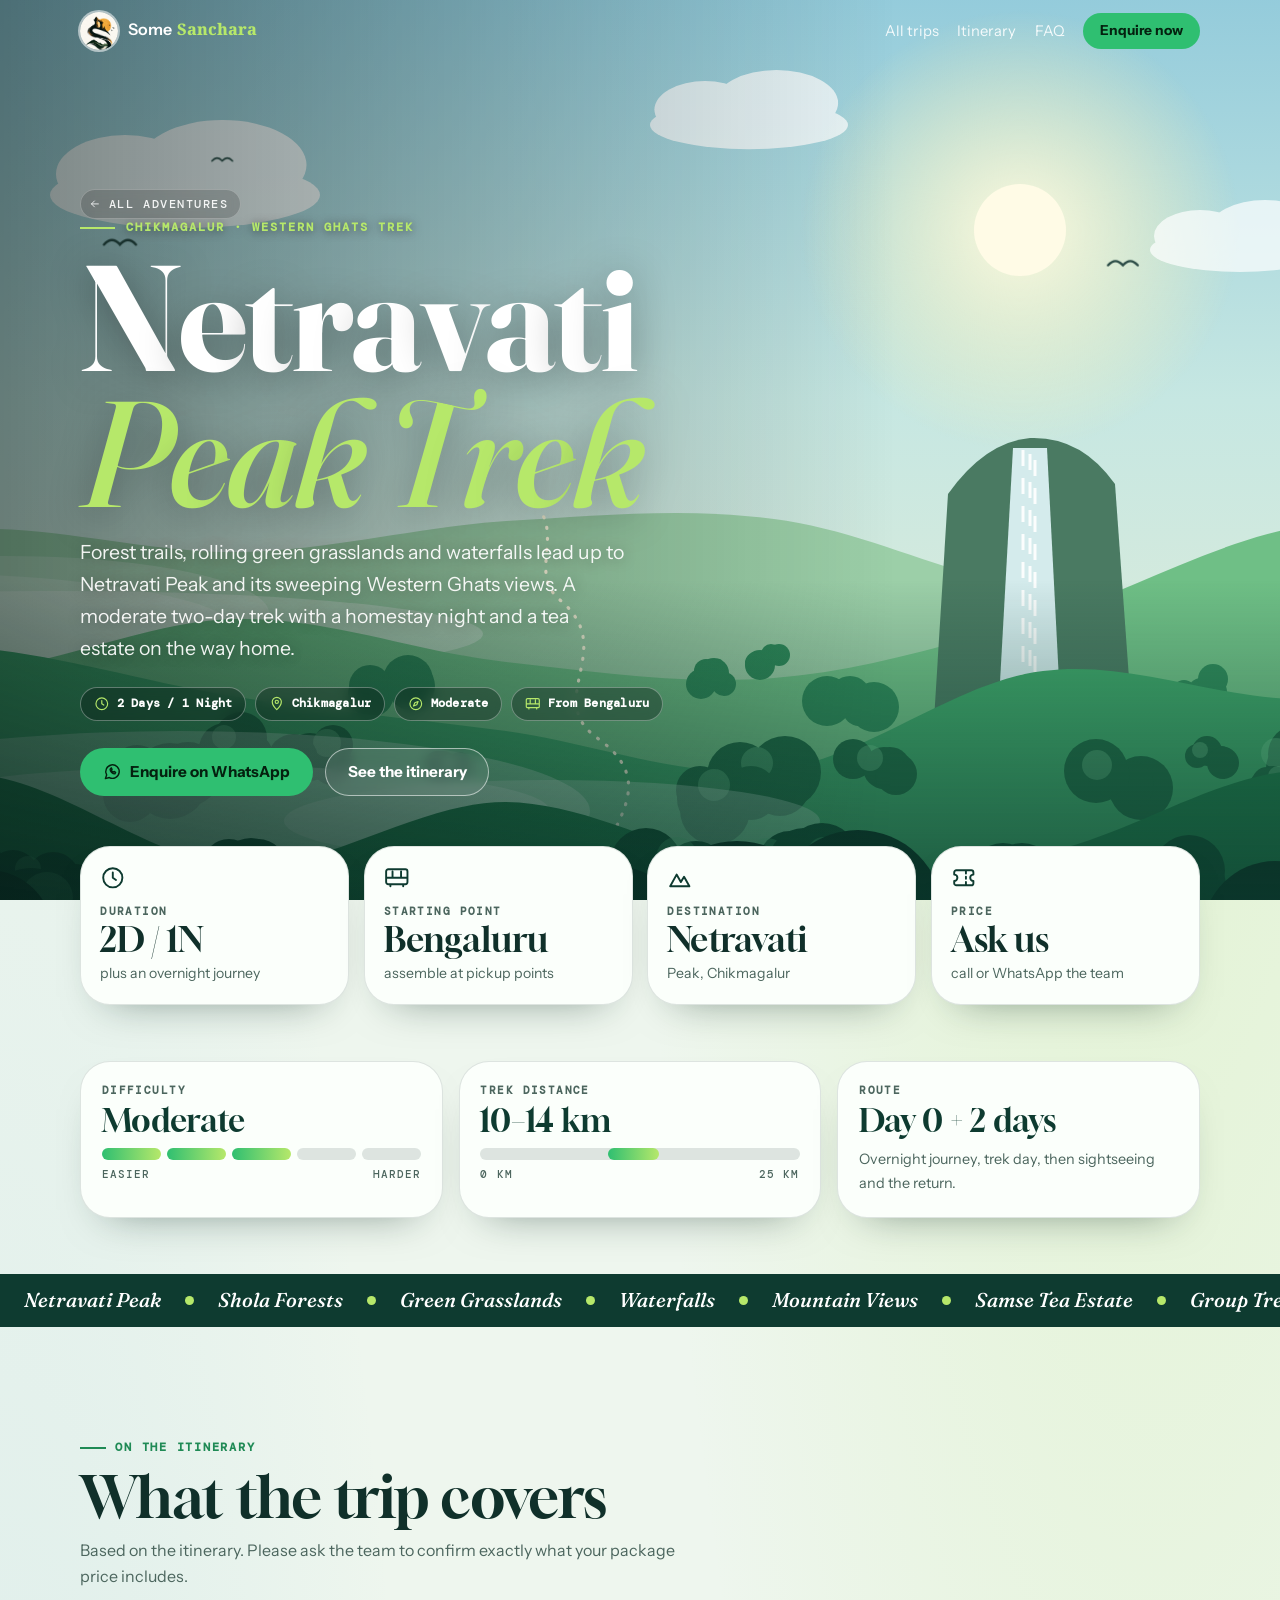
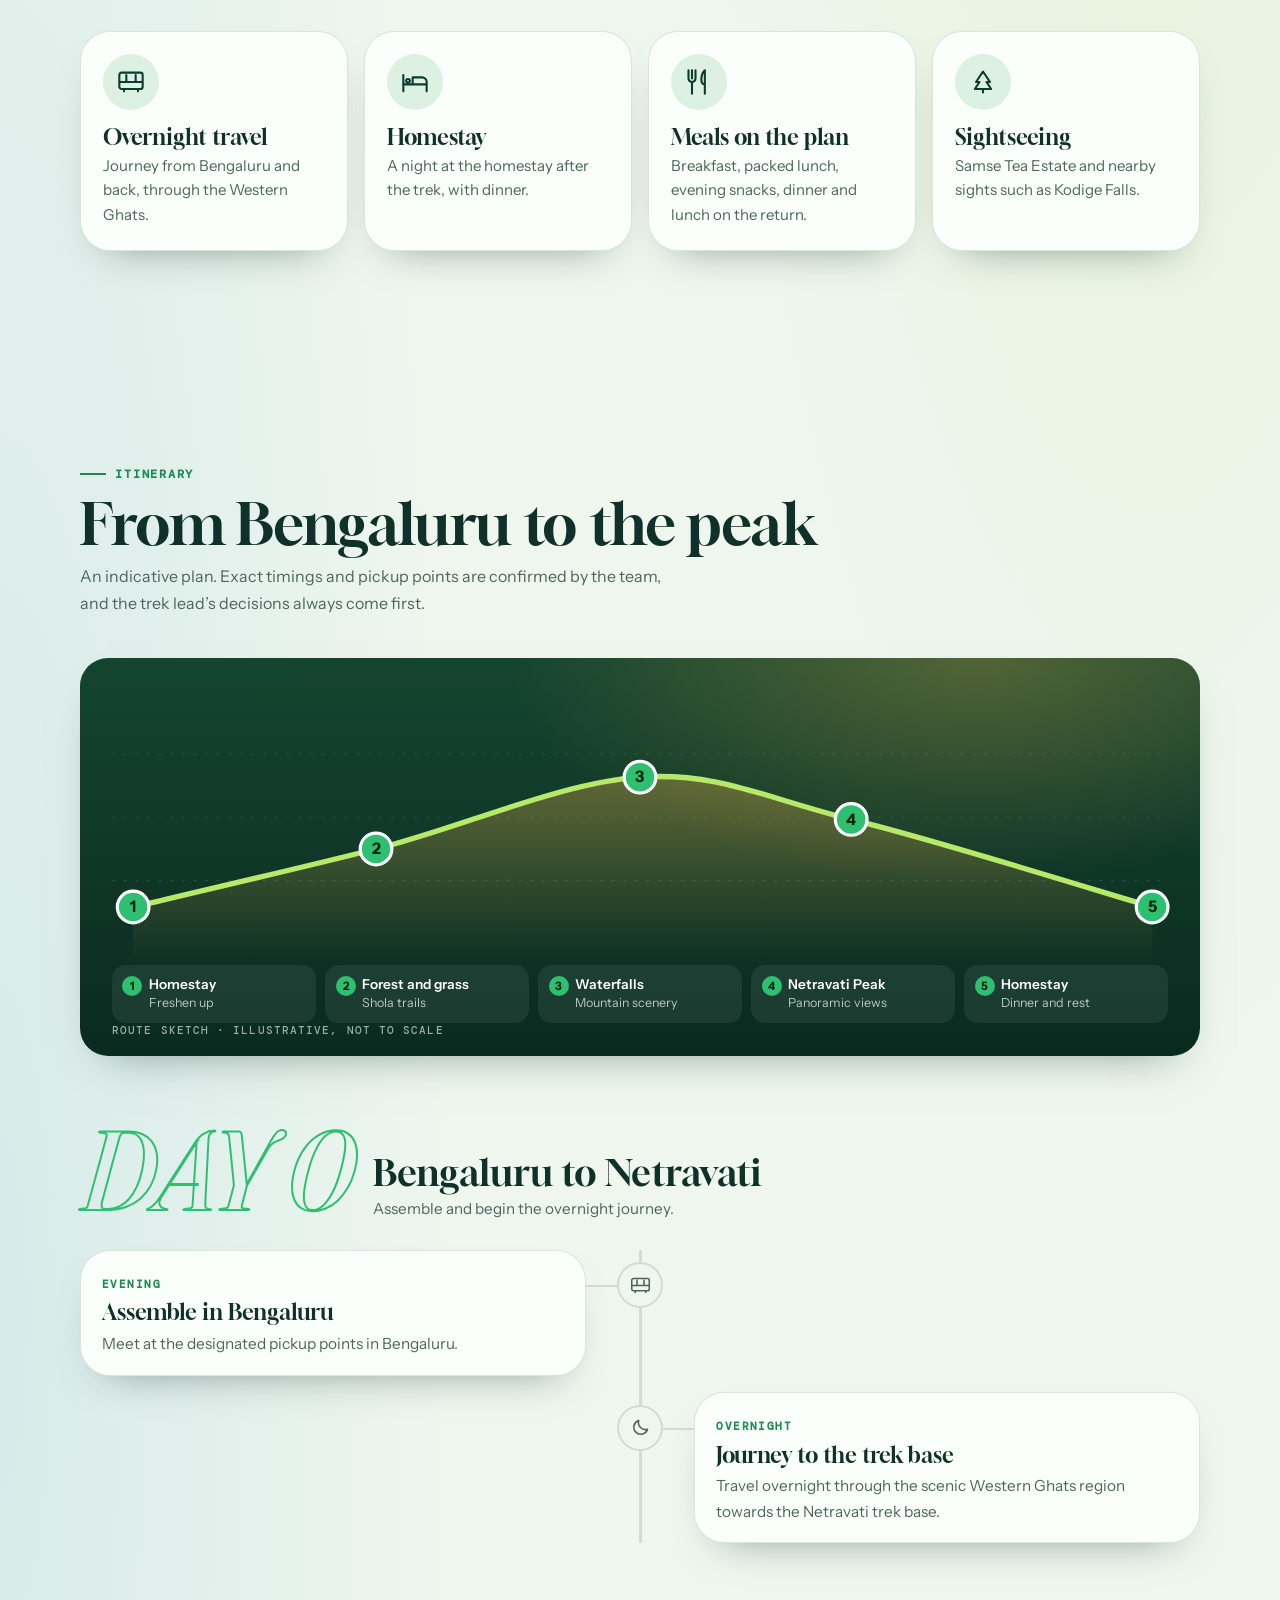
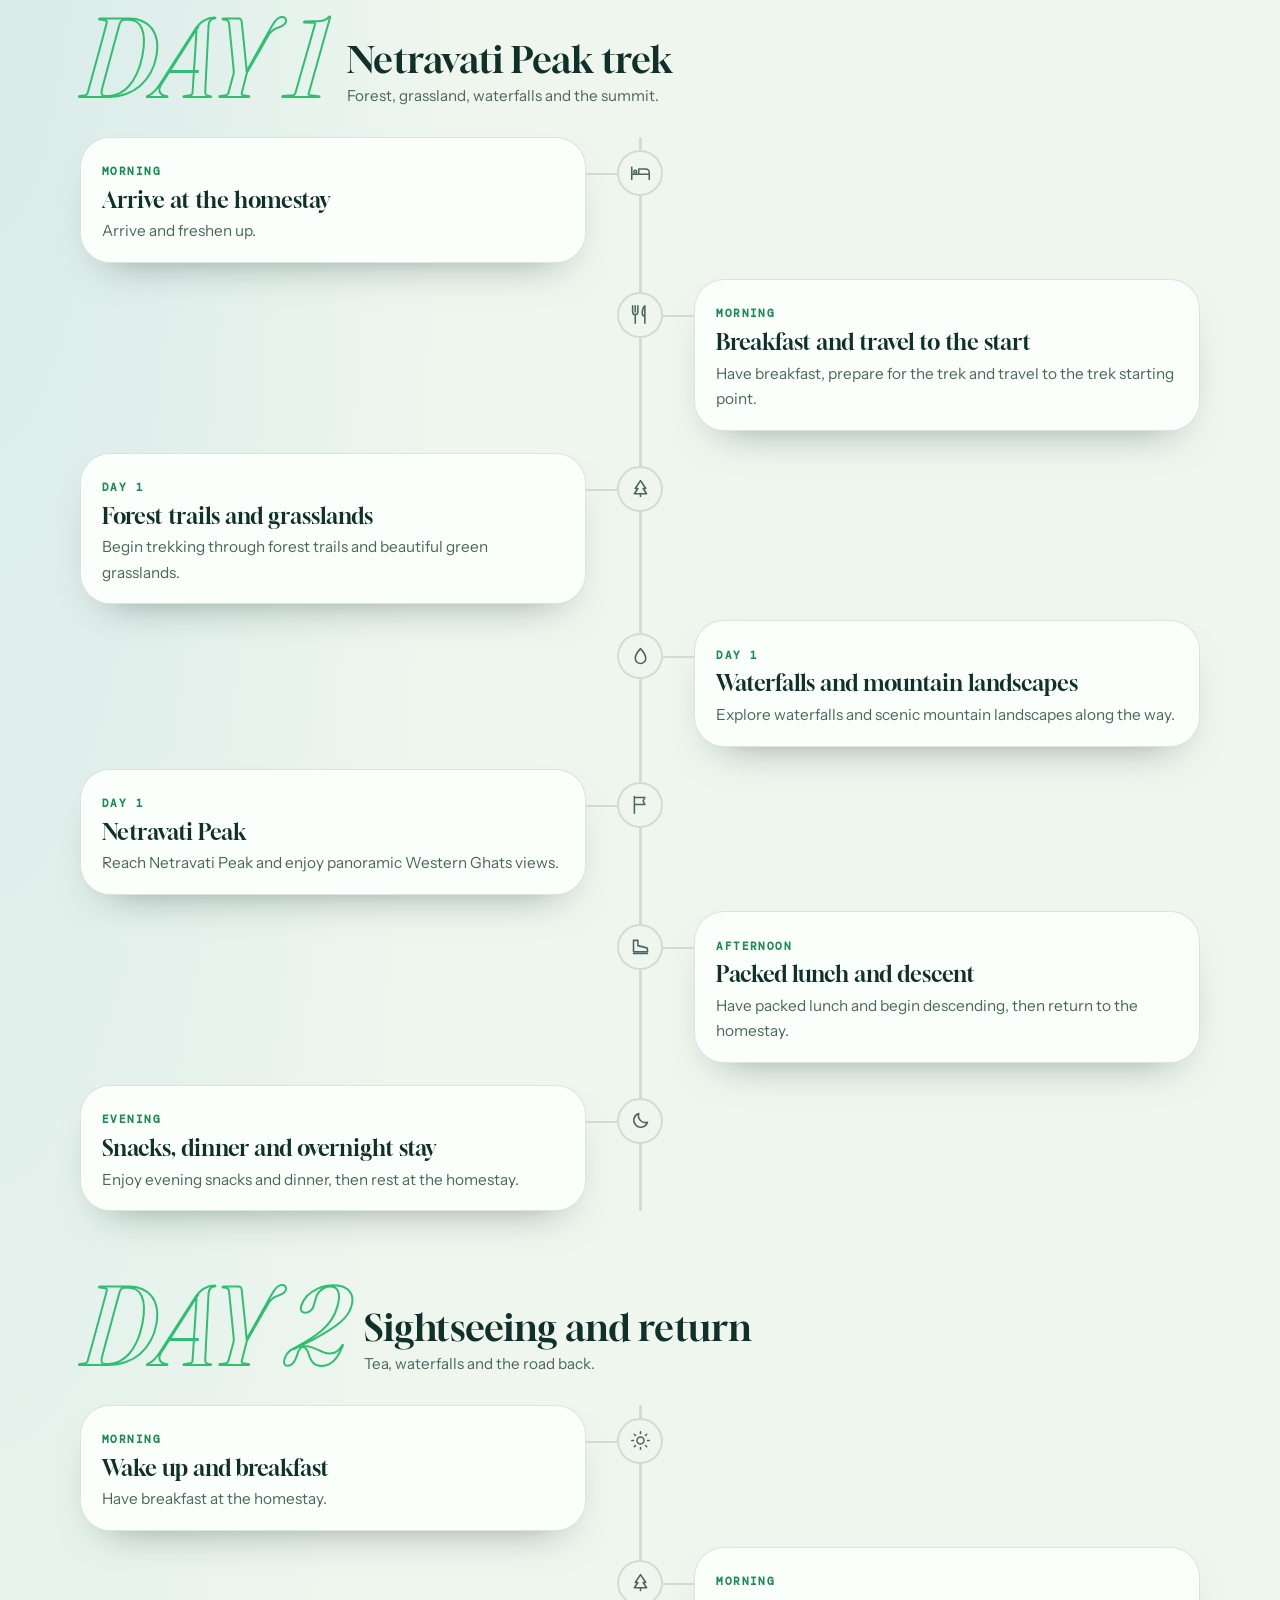
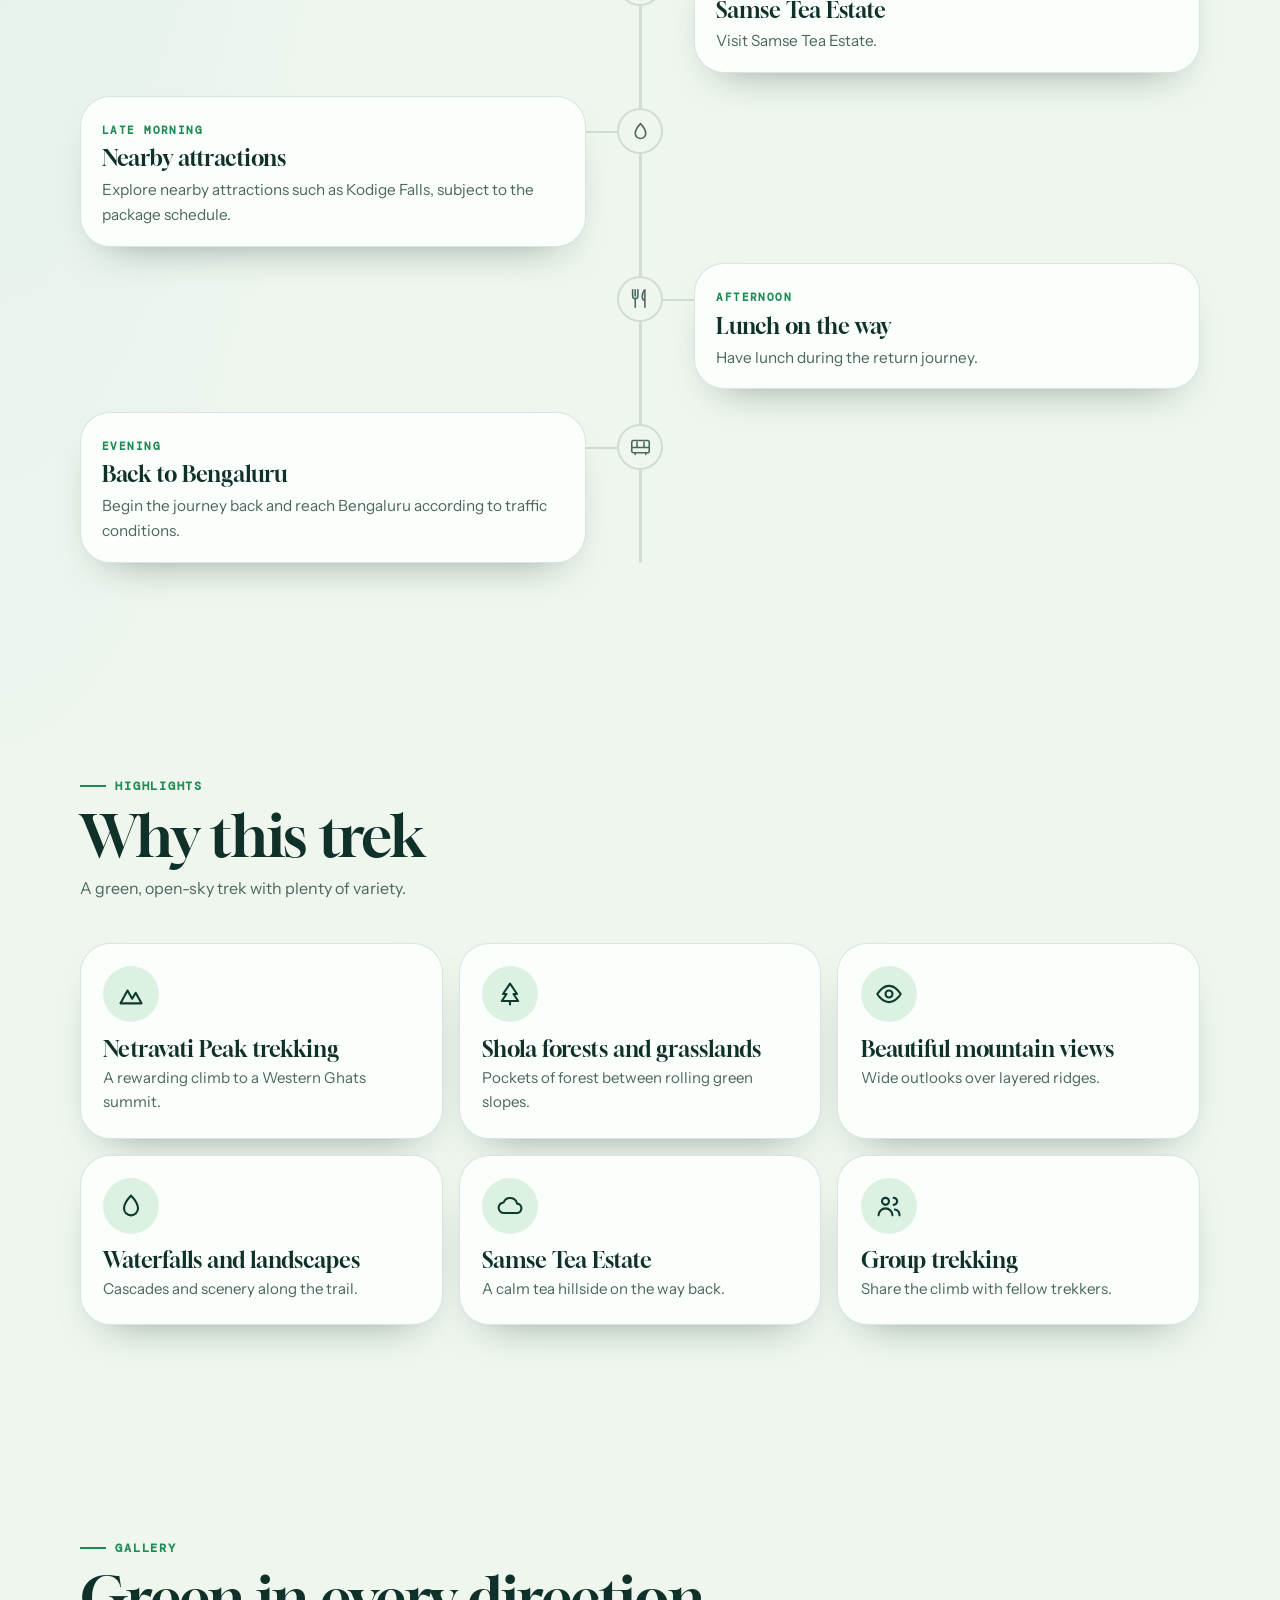
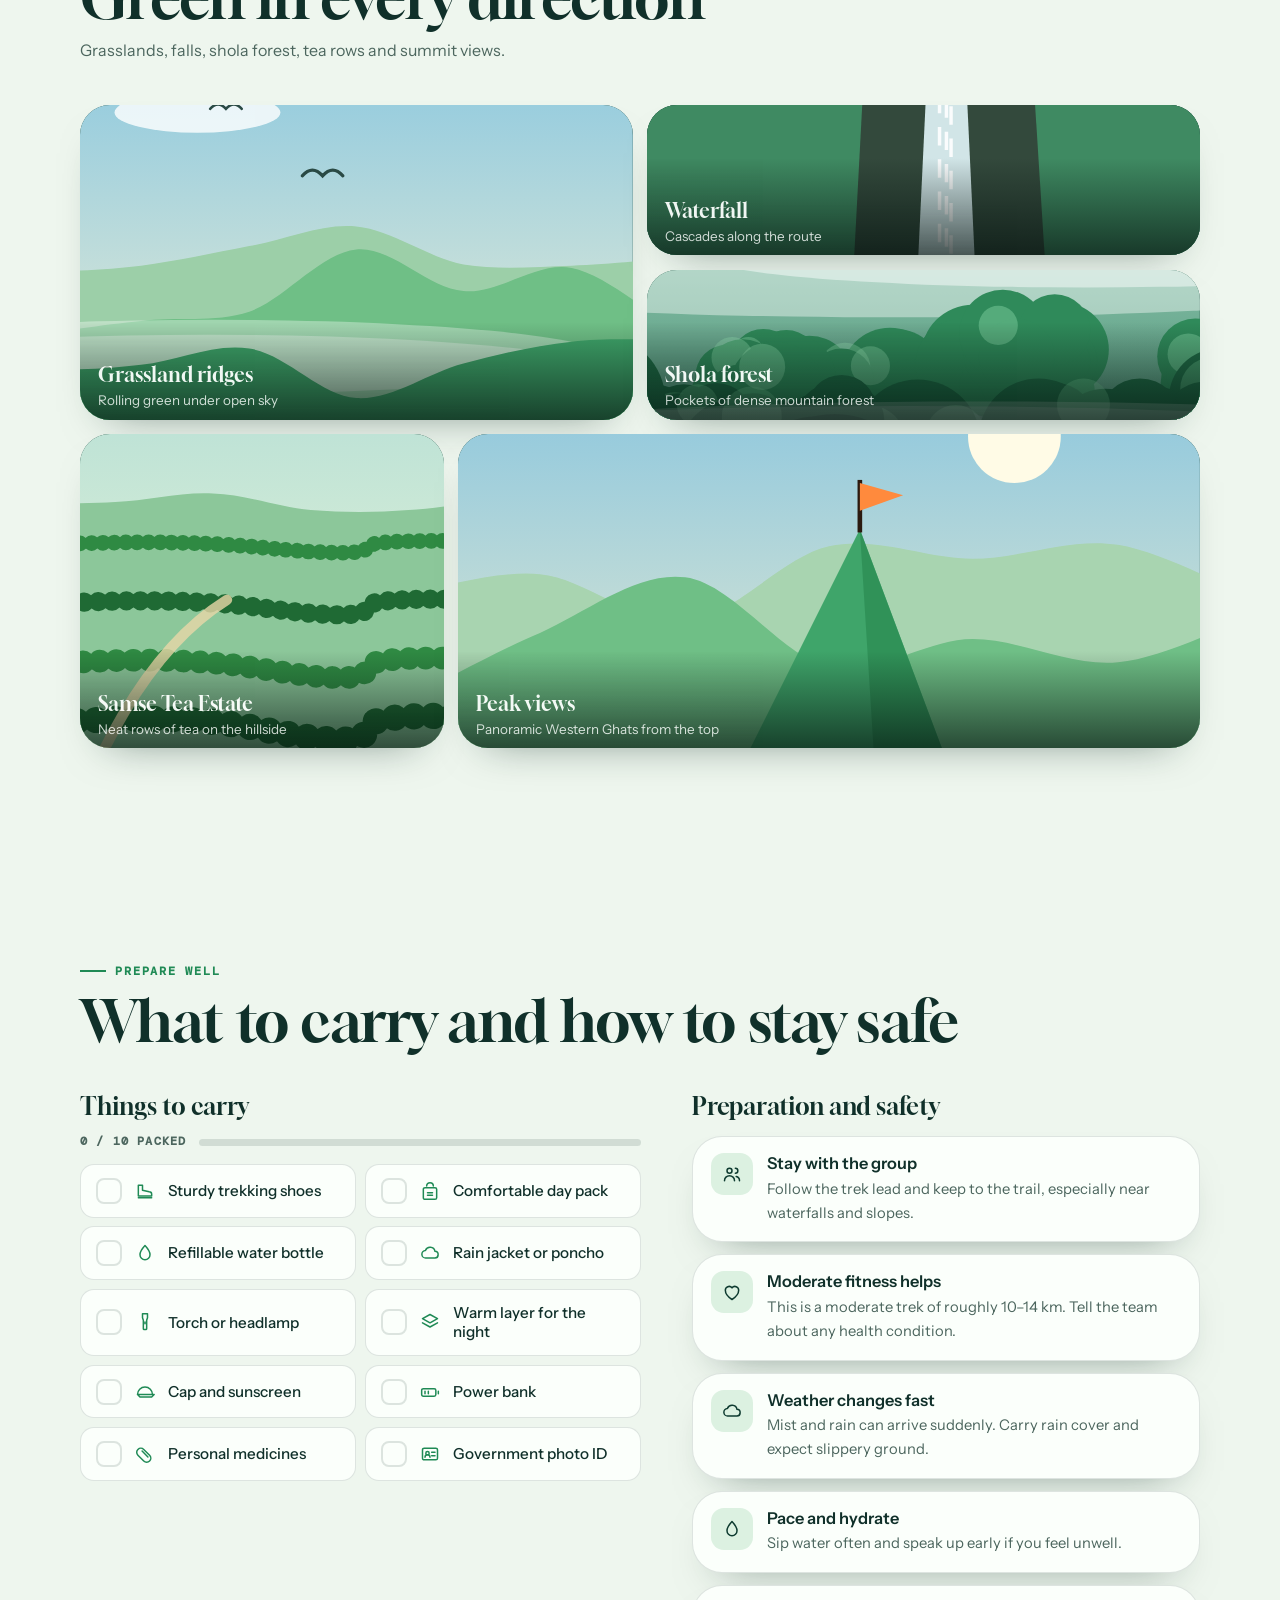
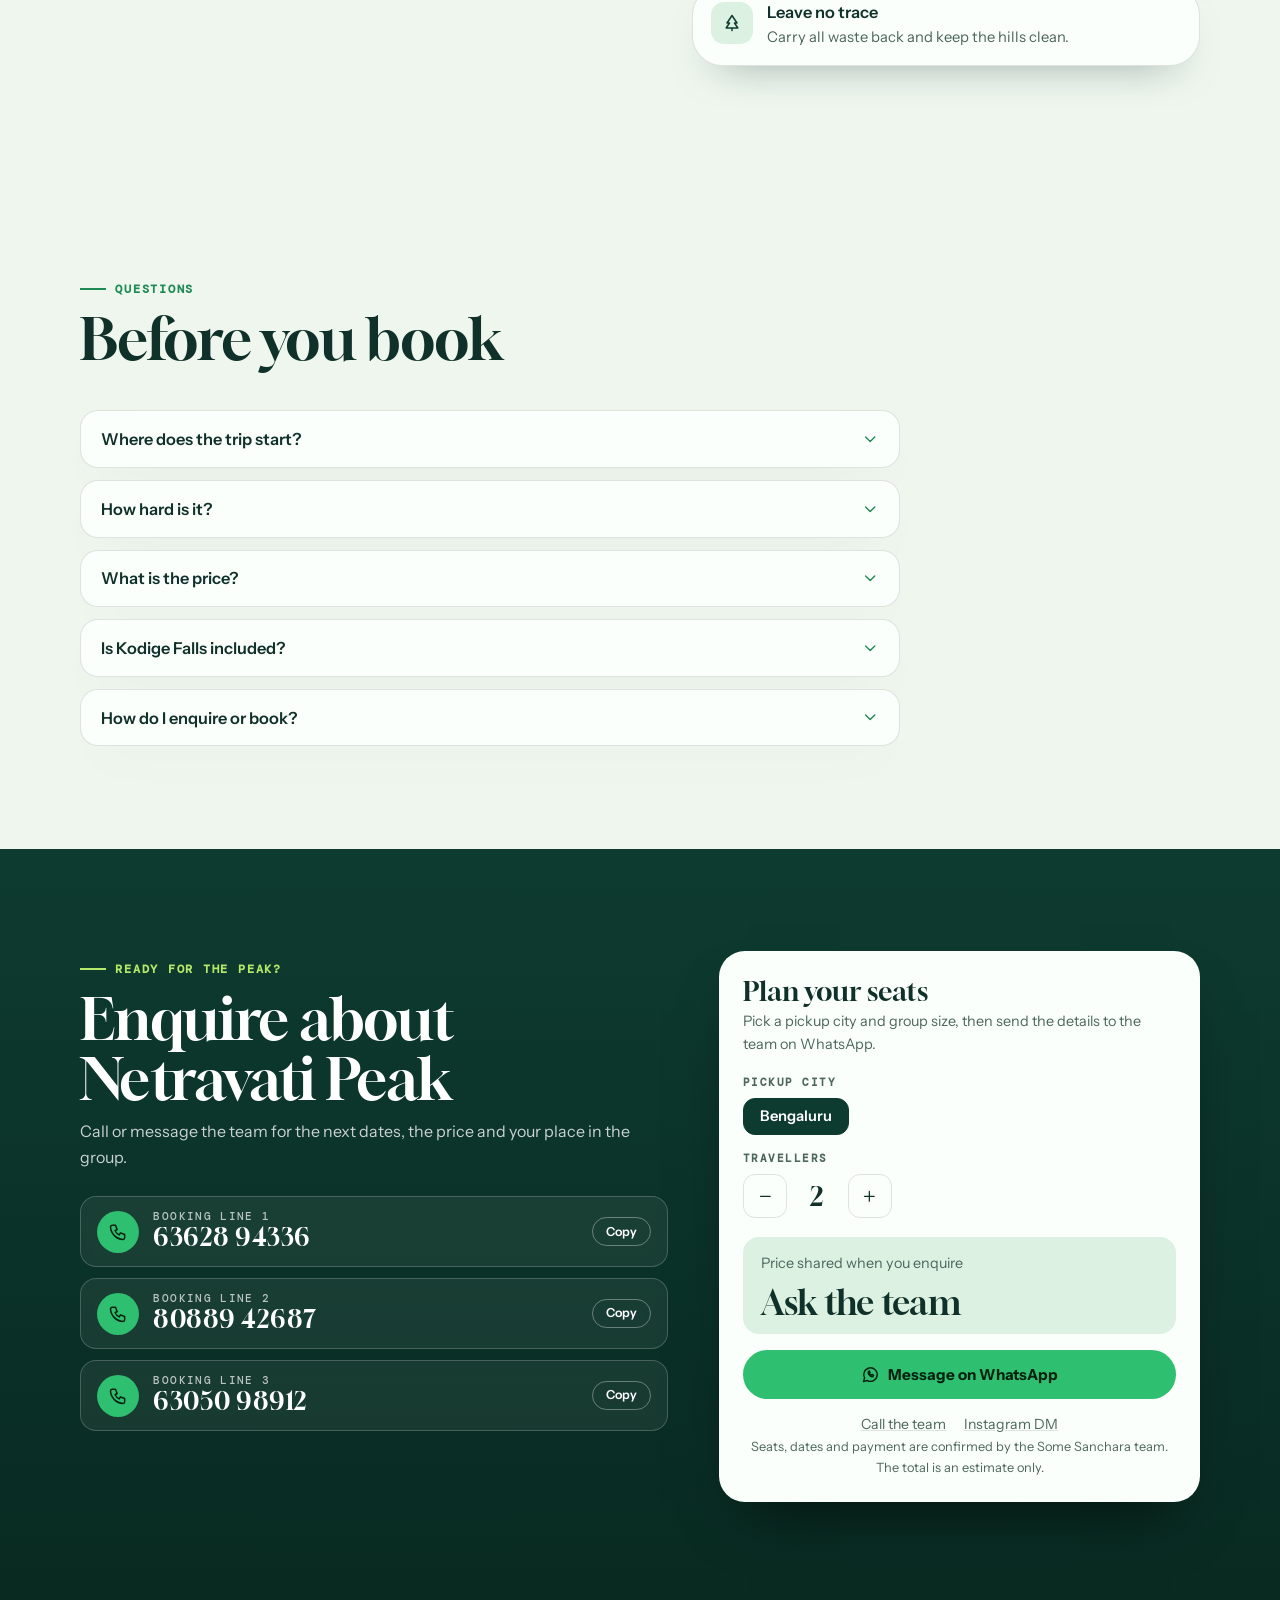
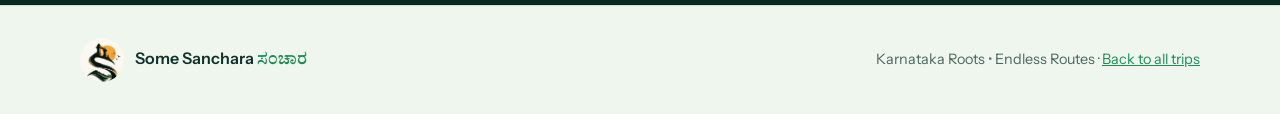
<file: itineraries/netravati-peak-trek/index.html>
<!doctype html>
<html lang="en">
<head>
<meta charset="utf-8">
<meta name="viewport" content="width=device-width, initial-scale=1">
<title>Netravati Peak Trek from Bengaluru | 2 Days / 1 Night | Some Sanchara</title>
<meta name="description" content="A 2-day Netravati Peak trek near Chikmagalur with Some Sanchara: shola forests, grasslands, waterfalls, panoramic Western Ghats views and Samse Tea Estate. Overnight journey from Bengaluru.">
<meta name="theme-color" content="#0e3b30">
<meta property="og:type" content="website"><meta property="og:site_name" content="Some Sanchara">
<meta property="og:title" content="Netravati Peak Trek | Some Sanchara"><meta property="og:description" content="A 2-day Netravati Peak trek near Chikmagalur with Some Sanchara: shola forests, grasslands, waterfalls, panoramic Western Ghats views and Samse Tea Estate. Overnight journey from Bengaluru.">
<meta name="twitter:card" content="summary">
<link rel="preconnect" href="https://fonts.googleapis.com">
<link rel="preconnect" href="https://fonts.gstatic.com" crossorigin>
<link rel="stylesheet" href="https://fonts.googleapis.com/css2?family=Gloock&family=Instrument+Sans:wght@400;500;600;700&family=DM+Mono:wght@400;500;600&family=Noto+Serif+Kannada:wght@600;800&family=Fraunces:opsz,wght@9..144,500;9..144,700&display=swap">
<link rel="stylesheet" href="../../styles.css">
<link rel="stylesheet" href="../../scenes.css">
<link rel="stylesheet" href="../../itinerary.css">
<link rel="stylesheet" href="netravati.css">
<link rel="icon" type="image/png" href="../../assets/logo.png">
<script src="../../itinerary.js" defer></script>
</head>
<body class="d-page netravati-page alt-tl">
<div class="d-progress" aria-hidden="true"></div>
<header class="d-top"><div class="d-wrap in"><a class="d-brand" href="../../index.html" aria-label="Some Sanchara home"><img src="../../assets/logo.png" alt="" width="38" height="38"><span class="nm">Some <span class="kn" lang="kn">Sanchara</span></span></a><nav class="d-nav" aria-label="Main"><a class="hide-sm" href="../../index.html#trips">All trips</a><a class="hide-sm" href="#itinerary">Itinerary</a><a class="hide-sm" href="#faq">FAQ</a><a class="d-btn pri sm" href="#book">Enquire now</a></nav></div></header>
<main>
<section class="d-hero" id="top"><div class="scene" data-photo="" data-alt=""><svg class="scene-svg" viewBox="0 0 1600 900" preserveAspectRatio="xMidYMax slice" role="img" aria-label="Illustrated misty green grassland hills with a waterfall and shola forest" focusable="false"><defs><linearGradient id="nv-sky" x1="0" y1="0" x2="0" y2="1"><stop offset="0" stop-color="#6fb7d6"/><stop offset=".5" stop-color="#c6e7e2"/><stop offset="1" stop-color="#f6f1d2"/></linearGradient><radialGradient id="nv-sun"><stop offset="0" stop-color="#fffbe0" stop-opacity="0.95"/><stop offset="1" stop-color="#fff2b0" stop-opacity="0"/></radialGradient><linearGradient id="nv-fade" x1="0" y1="0" x2="0" y2="1"><stop offset="0" stop-color="#0e3b30" stop-opacity="0"/><stop offset="1" stop-color="#0e3b30" stop-opacity="0.88"/></linearGradient></defs><g class="px" data-depth="0.02"><rect x="-300" y="-300" width="2200" height="1400" fill="url(#nv-sky)"/></g><g class="px" data-depth="0.04"><circle cx="1180" cy="230" r="220" fill="url(#nv-sun)" class="glow"/><circle cx="1180" cy="230" r="46" fill="#fffbe6"/></g><g class="px" data-depth="0.06"><g class="cloud" style="--dur:110s;--del:0s"><g transform="translate(300 170) scale(1.50)" fill="#fff" opacity="0.85"><ellipse cx="0" cy="0" rx="90" ry="22"/><ellipse cx="-40" cy="-14" rx="46" ry="26"/><ellipse cx="25" cy="-20" rx="56" ry="30"/></g></g><g class="cloud" style="--dur:140s;--del:-50s"><g transform="translate(900 120) scale(1.10)" fill="#fff" opacity="0.75"><ellipse cx="0" cy="0" rx="90" ry="22"/><ellipse cx="-40" cy="-14" rx="46" ry="26"/><ellipse cx="25" cy="-20" rx="56" ry="30"/></g></g><g class="cloud" style="--dur:125s;--del:-20s"><g transform="translate(1400 250) scale(1.00)" fill="#fff" opacity="0.70"><ellipse cx="0" cy="0" rx="90" ry="22"/><ellipse cx="-40" cy="-14" rx="46" ry="26"/><ellipse cx="25" cy="-20" rx="56" ry="30"/></g></g></g><g class="px" data-depth="0.08"><g class="bird" style="--dur:34.6s;--del:-6.5s"><g transform="translate(264 244) scale(1.14)"><path class="flap" d="M0 0q7-8 14 0 7-8 14 0" fill="none" stroke="#2a4a45" stroke-width="2.2" stroke-linecap="round"/></g></g><g class="bird" style="--dur:35.1s;--del:-7.1s"><g transform="translate(1268 265) scale(1.06)"><path class="flap" d="M0 0q7-8 14 0 7-8 14 0" fill="none" stroke="#2a4a45" stroke-width="2.2" stroke-linecap="round"/></g></g><g class="bird" style="--dur:27.2s;--del:-23.8s"><g transform="translate(5 187) scale(1.11)"><path class="flap" d="M0 0q7-8 14 0 7-8 14 0" fill="none" stroke="#2a4a45" stroke-width="2.2" stroke-linecap="round"/></g></g><g class="bird" style="--dur:44.0s;--del:-22.2s"><g transform="translate(372 162) scale(0.73)"><path class="flap" d="M0 0q7-8 14 0 7-8 14 0" fill="none" stroke="#2a4a45" stroke-width="2.2" stroke-linecap="round"/></g></g></g><g class="px" data-depth="0.12"><path d="M-140 569 C-95 562 39 532 129 529 C218 526 308 553 397 552 C487 551 576 527 666 521 C755 516 845 507 934 519 C1024 530 1113 578 1203 591 C1292 605 1382 615 1471 598 C1561 582 1695 509 1740 491 L1740 2000 L-140 2000 Z" fill="#9ccfa8"/></g><g class="px" data-depth="0.15"><ellipse class="mist" cx="215" cy="634" rx="428" ry="43" fill="#fff" opacity="0.32" style="--dur:53s;--del:-33s;--dx:-133px"/><ellipse class="mist" cx="45" cy="633" rx="355" ry="61" fill="#fff" opacity="0.24" style="--dur:53s;--del:-36s;--dx:-203px"/><ellipse class="mist" cx="164" cy="613" rx="265" ry="57" fill="#fff" opacity="0.24" style="--dur:66s;--del:-34s;--dx:222px"/></g><g class="px" data-depth="0.2"><path d="M-140 648 C-95 651 39 676 129 671 C218 667 308 620 397 619 C487 617 576 652 666 662 C755 672 845 685 934 678 C1024 671 1113 643 1203 618 C1292 592 1382 537 1471 525 C1561 513 1695 542 1740 546 L1740 2000 L-140 2000 Z" fill="#6fbf86"/><g fill="#2f8a5a"><circle cx="1034" cy="707" r="25"/><circle cx="987" cy="701" r="25"/><circle cx="1019" cy="710" r="16"/><circle cx="1010" cy="697" r="21"/></g><g fill="#2f8a5a"><circle cx="920" cy="665" r="15"/><circle cx="916" cy="663" r="11"/><circle cx="931" cy="654" r="10"/><circle cx="939" cy="655" r="11"/></g><g fill="#2f8a5a"><circle cx="1646" cy="711" r="15"/><circle cx="1619" cy="717" r="15"/><circle cx="1646" cy="716" r="13"/><circle cx="1625" cy="706" r="12"/></g><g fill="#2f8a5a"><circle cx="30" cy="679" r="17"/><circle cx="43" cy="682" r="18"/><circle cx="44" cy="675" r="20"/><circle cx="32" cy="684" r="14"/></g><g fill="#2f8a5a"><circle cx="1237" cy="708" r="11"/><circle cx="1216" cy="704" r="9"/><circle cx="1242" cy="706" r="12"/><circle cx="1241" cy="714" r="10"/></g><g fill="#2f8a5a"><circle cx="531" cy="694" r="23"/><circle cx="568" cy="680" r="25"/><circle cx="530" cy="686" r="21"/><circle cx="571" cy="686" r="24"/></g><g fill="#2f8a5a"><circle cx="866" cy="671" r="12"/><circle cx="884" cy="684" r="12"/><circle cx="861" cy="684" r="15"/><circle cx="874" cy="673" r="15"/></g><g fill="#2f8a5a"><circle cx="1344" cy="692" r="12"/><circle cx="1361" cy="691" r="13"/><circle cx="1370" cy="692" r="17"/><circle cx="1373" cy="679" r="15"/></g><g fill="#2f8a5a"><circle cx="195" cy="716" r="17"/><circle cx="214" cy="708" r="14"/><circle cx="205" cy="709" r="13"/><circle cx="193" cy="704" r="13"/></g><g fill="#2f8a5a"><circle cx="1640" cy="712" r="15"/><circle cx="1630" cy="720" r="22"/><circle cx="1634" cy="721" r="21"/><circle cx="1649" cy="718" r="21"/></g></g><g class="px" data-depth="0.24"><path d="M1094 720 L1108 494 Q1145 442 1190 438 Q1241 436 1275 484 L1292 720 Z" fill="#4a7a62"/><path d="M1173 448 L1207 448 L1220 700 L1159 700 Z" fill="#e8fbff" opacity=".88"/><path class="fall" d="M1183 450 V700 M1195 460 V700 M1190 454 V700" stroke="#fff" stroke-width="3" fill="none" opacity=".9"/><ellipse class="fall-mist" cx="1190" cy="706" rx="54" ry="18" fill="#fff" opacity=".55"/></g><g class="px" data-depth="0.28"><path d="M-140 651 C-95 650 39 639 129 647 C218 654 308 683 397 697 C487 711 576 719 666 731 C755 743 845 780 934 770 C1024 760 1113 682 1203 671 C1292 659 1382 702 1471 699 C1561 697 1695 663 1740 656 L1740 2000 L-140 2000 Z" fill="#3fa56a"/><g fill="#1f6a45"><circle cx="470" cy="757" r="24"/><circle cx="469" cy="756" r="19"/><circle cx="493" cy="745" r="20"/><circle cx="492" cy="764" r="21"/></g><circle cx="487" cy="743" r="14" fill="#7ad49a" opacity=".35"/><g fill="#1f6a45"><circle cx="330" cy="781" r="38"/><circle cx="290" cy="795" r="27"/><circle cx="297" cy="772" r="27"/><circle cx="348" cy="774" r="32"/></g><circle cx="313" cy="769" r="17" fill="#7ad49a" opacity=".35"/><g fill="#1f6a45"><circle cx="1013" cy="759" r="20"/><circle cx="1050" cy="768" r="21"/><circle cx="1044" cy="768" r="21"/><circle cx="1056" cy="774" r="21"/></g><circle cx="1030" cy="758" r="13" fill="#7ad49a" opacity=".35"/><g fill="#1f6a45"><circle cx="945" cy="772" r="36"/><circle cx="900" cy="775" r="33"/><circle cx="903" cy="778" r="22"/><circle cx="940" cy="786" r="30"/></g><circle cx="917" cy="763" r="16" fill="#7ad49a" opacity=".35"/><g fill="#1f6a45"><circle cx="1452" cy="768" r="26"/><circle cx="1468" cy="777" r="26"/><circle cx="1457" cy="754" r="29"/><circle cx="1455" cy="778" r="30"/></g><circle cx="1436" cy="753" r="15" fill="#7ad49a" opacity=".35"/><g fill="#1f6a45"><circle cx="399" cy="769" r="21"/><circle cx="405" cy="759" r="29"/><circle cx="406" cy="763" r="24"/><circle cx="453" cy="759" r="25"/></g><circle cx="420" cy="757" r="14" fill="#7ad49a" opacity=".35"/><g fill="#1f6a45"><circle cx="911" cy="793" r="27"/><circle cx="875" cy="810" r="35"/><circle cx="860" cy="790" r="24"/><circle cx="866" cy="799" r="29"/></g><circle cx="874" cy="785" r="16" fill="#7ad49a" opacity=".35"/><g fill="#1f6a45"><circle cx="385" cy="749" r="26"/><circle cx="402" cy="748" r="23"/><circle cx="401" cy="738" r="26"/><circle cx="407" cy="756" r="25"/></g><circle cx="384" cy="737" r="12" fill="#7ad49a" opacity=".35"/><g fill="#1f6a45"><circle cx="620" cy="765" r="13"/><circle cx="603" cy="766" r="15"/><circle cx="597" cy="764" r="13"/><circle cx="599" cy="770" r="12"/></g><circle cx="609" cy="764" r="9" fill="#7ad49a" opacity=".35"/><g fill="#1f6a45"><circle cx="1433" cy="782" r="16"/><circle cx="1428" cy="791" r="21"/><circle cx="1442" cy="784" r="13"/><circle cx="1427" cy="782" r="15"/></g><circle cx="1438" cy="776" r="10" fill="#7ad49a" opacity=".35"/><g fill="#1f6a45"><circle cx="1382" cy="758" r="12"/><circle cx="1367" cy="751" r="15"/><circle cx="1383" cy="763" r="16"/><circle cx="1357" cy="756" r="12"/></g><circle cx="1360" cy="750" r="8" fill="#7ad49a" opacity=".35"/><g fill="#1f6a45"><circle cx="1256" cy="771" r="32"/><circle cx="1301" cy="788" r="32"/><circle cx="1290" cy="785" r="24"/><circle cx="1269" cy="775" r="21"/></g><circle cx="1257" cy="765" r="15" fill="#7ad49a" opacity=".35"/><g fill="#1f6a45"><circle cx="-3" cy="773" r="18"/><circle cx="9" cy="774" r="23"/><circle cx="-18" cy="759" r="16"/><circle cx="-26" cy="759" r="20"/></g><circle cx="-19" cy="755" r="11" fill="#7ad49a" opacity=".35"/><g fill="#1f6a45"><circle cx="1497" cy="804" r="18"/><circle cx="1498" cy="807" r="26"/><circle cx="1503" cy="797" r="19"/><circle cx="1505" cy="794" r="26"/></g><circle cx="1480" cy="786" r="13" fill="#7ad49a" opacity=".35"/></g><g class="px" data-depth="0.3"><path class="trail" d="M780 905 C720 850 840 800 760 740 C700 700 780 650 720 600 C690 575 720 540 700 510" stroke="#fffbe0" stroke-width="3.2" fill="none" stroke-linecap="round" stroke-dasharray="1 10"/></g><g class="px" data-depth="0.34"><ellipse class="mist" cx="1530" cy="848" rx="272" ry="43" fill="#eafaf0" opacity="0.35" style="--dur:62s;--del:-33s;--dx:155px"/><ellipse class="mist" cx="340" cy="811" rx="410" ry="80" fill="#eafaf0" opacity="0.33" style="--dur:64s;--del:-43s;--dx:196px"/><ellipse class="mist" cx="712" cy="821" rx="268" ry="41" fill="#eafaf0" opacity="0.30" style="--dur:50s;--del:-19s;--dx:-198px"/><ellipse class="mist" cx="378" cy="811" rx="332" ry="45" fill="#eafaf0" opacity="0.31" style="--dur:70s;--del:-34s;--dx:-259px"/></g><g class="px" data-depth="0.45"><path d="M-140 855 C-95 842 39 772 129 774 C218 776 308 861 397 866 C487 871 576 802 666 802 C755 803 845 862 934 871 C1024 879 1113 870 1203 853 C1292 836 1382 769 1471 770 C1561 771 1695 842 1740 857 L1740 2000 L-140 2000 Z" fill="#1f7a4a"/><g fill="#0e4a30"><circle cx="757" cy="877" r="25"/><circle cx="759" cy="879" r="25"/><circle cx="742" cy="878" r="23"/><circle cx="747" cy="888" r="27"/></g><circle cx="726" cy="877" r="14" fill="#5ac483" opacity=".35"/><g fill="#0e4a30"><circle cx="197" cy="891" r="25"/><circle cx="213" cy="879" r="27"/><circle cx="173" cy="876" r="26"/><circle cx="210" cy="879" r="19"/></g><circle cx="188" cy="869" r="13" fill="#5ac483" opacity=".35"/><g fill="#0e4a30"><circle cx="411" cy="871" r="33"/><circle cx="416" cy="867" r="26"/><circle cx="389" cy="866" r="27"/><circle cx="418" cy="868" r="29"/></g><circle cx="379" cy="865" r="16" fill="#5ac483" opacity=".35"/><g fill="#0e4a30"><circle cx="101" cy="878" r="34"/><circle cx="138" cy="878" r="34"/><circle cx="133" cy="918" r="41"/><circle cx="122" cy="905" r="34"/></g><circle cx="117" cy="878" r="24" fill="#5ac483" opacity=".35"/><g fill="#0e4a30"><circle cx="982" cy="860" r="37"/><circle cx="950" cy="863" r="32"/><circle cx="985" cy="894" r="29"/><circle cx="959" cy="892" r="31"/></g><circle cx="927" cy="858" r="20" fill="#5ac483" opacity=".35"/><g fill="#0e4a30"><circle cx="1009" cy="872" r="34"/><circle cx="964" cy="864" r="36"/><circle cx="1002" cy="867" r="29"/><circle cx="1032" cy="871" r="23"/></g><circle cx="984" cy="854" r="17" fill="#5ac483" opacity=".35"/><g fill="#0e4a30"><circle cx="1304" cy="884" r="29"/><circle cx="1294" cy="890" r="25"/><circle cx="1349" cy="871" r="36"/><circle cx="1351" cy="886" r="35"/></g><circle cx="1315" cy="870" r="18" fill="#5ac483" opacity=".35"/><g fill="#0e4a30"><circle cx="336" cy="925" r="30"/><circle cx="347" cy="922" r="30"/><circle cx="370" cy="900" r="37"/><circle cx="338" cy="896" r="39"/></g><circle cx="345" cy="895" r="18" fill="#5ac483" opacity=".35"/><g fill="#0e4a30"><circle cx="236" cy="899" r="35"/><circle cx="191" cy="916" r="48"/><circle cx="277" cy="915" r="37"/><circle cx="231" cy="905" r="36"/></g><circle cx="207" cy="898" r="26" fill="#5ac483" opacity=".35"/><g fill="#0e4a30"><circle cx="896" cy="914" r="26"/><circle cx="892" cy="918" r="19"/><circle cx="911" cy="915" r="27"/><circle cx="898" cy="900" r="18"/></g><circle cx="890" cy="898" r="13" fill="#5ac483" opacity=".35"/><g fill="#0e4a30"><circle cx="813" cy="886" r="32"/><circle cx="806" cy="864" r="36"/><circle cx="856" cy="872" r="31"/><circle cx="849" cy="892" r="37"/></g><circle cx="837" cy="858" r="21" fill="#5ac483" opacity=".35"/><g fill="#0e4a30"><circle cx="1621" cy="868" r="46"/><circle cx="1581" cy="885" r="36"/><circle cx="1593" cy="868" r="41"/><circle cx="1602" cy="876" r="37"/></g><circle cx="1560" cy="843" r="26" fill="#5ac483" opacity=".35"/><g fill="#0e4a30"><circle cx="1163" cy="878" r="35"/><circle cx="1141" cy="906" r="29"/><circle cx="1178" cy="901" r="35"/><circle cx="1182" cy="878" r="35"/></g><circle cx="1139" cy="876" r="19" fill="#5ac483" opacity=".35"/><g fill="#0e4a30"><circle cx="966" cy="897" r="33"/><circle cx="975" cy="893" r="29"/><circle cx="997" cy="908" r="24"/><circle cx="1021" cy="902" r="36"/></g><circle cx="988" cy="891" r="18" fill="#5ac483" opacity=".35"/></g><g class="px" data-depth="0.6"><g fill="#062a1e"><circle cx="875" cy="971" r="84"/><circle cx="956" cy="924" r="73"/><circle cx="897" cy="930" r="89"/><circle cx="1018" cy="915" r="85"/></g><g fill="#062a1e"><circle cx="1011" cy="946" r="63"/><circle cx="1009" cy="927" r="65"/><circle cx="1055" cy="975" r="61"/><circle cx="920" cy="920" r="47"/></g><g fill="#062a1e"><circle cx="1655" cy="933" r="63"/><circle cx="1584" cy="918" r="64"/><circle cx="1647" cy="923" r="53"/><circle cx="1580" cy="916" r="62"/></g><g fill="#062a1e"><circle cx="1435" cy="933" r="72"/><circle cx="1350" cy="965" r="57"/><circle cx="1421" cy="929" r="58"/><circle cx="1426" cy="989" r="68"/></g><g fill="#062a1e"><circle cx="662" cy="924" r="46"/><circle cx="639" cy="924" r="61"/><circle cx="691" cy="959" r="56"/><circle cx="624" cy="939" r="43"/></g><g fill="#062a1e"><circle cx="1120" cy="943" r="62"/><circle cx="1166" cy="968" r="64"/><circle cx="1144" cy="947" r="71"/><circle cx="1186" cy="952" r="46"/></g><g fill="#062a1e"><circle cx="768" cy="956" r="65"/><circle cx="779" cy="929" r="62"/><circle cx="855" cy="945" r="49"/><circle cx="702" cy="953" r="49"/></g><g fill="#062a1e"><circle cx="148" cy="935" r="65"/><circle cx="56" cy="936" r="64"/><circle cx="104" cy="962" r="73"/><circle cx="54" cy="946" r="80"/></g></g><g class="px" data-depth="0.5"><circle class="spark" cx="518" cy="441" r="2.6" style="--dur:7.6s;--del:-7.5s;--dx:-11px"/><circle class="spark" cx="93" cy="634" r="1.5" style="--dur:10.5s;--del:-1.0s;--dx:-33px"/><circle class="spark" cx="679" cy="807" r="1.6" style="--dur:8.8s;--del:-8.8s;--dx:36px"/><circle class="spark" cx="923" cy="574" r="3.2" style="--dur:7.4s;--del:-12.0s;--dx:-17px"/><circle class="spark" cx="231" cy="424" r="2.0" style="--dur:13.5s;--del:-2.5s;--dx:7px"/><circle class="spark" cx="1022" cy="561" r="2.4" style="--dur:7.5s;--del:-0.8s;--dx:-24px"/><circle class="spark" cx="1089" cy="591" r="2.0" style="--dur:11.7s;--del:-6.3s;--dx:-16px"/><circle class="spark" cx="1271" cy="737" r="1.8" style="--dur:11.6s;--del:-7.4s;--dx:30px"/><circle class="spark" cx="1167" cy="515" r="3.2" style="--dur:7.9s;--del:-5.9s;--dx:21px"/><circle class="spark" cx="243" cy="624" r="1.5" style="--dur:12.3s;--del:-10.7s;--dx:6px"/><circle class="spark" cx="1401" cy="529" r="2.7" style="--dur:11.8s;--del:-8.1s;--dx:-4px"/><circle class="spark" cx="1344" cy="870" r="2.3" style="--dur:12.3s;--del:-0.8s;--dx:16px"/><circle class="spark" cx="1035" cy="896" r="2.9" style="--dur:9.3s;--del:-5.4s;--dx:13px"/><circle class="spark" cx="36" cy="609" r="1.7" style="--dur:7.9s;--del:-0.8s;--dx:21px"/><circle class="spark" cx="207" cy="494" r="2.1" style="--dur:14.0s;--del:-1.1s;--dx:-4px"/><circle class="spark" cx="879" cy="837" r="2.9" style="--dur:13.9s;--del:-3.9s;--dx:-7px"/><circle class="spark" cx="574" cy="837" r="3.1" style="--dur:8.2s;--del:-2.5s;--dx:-21px"/><circle class="spark" cx="373" cy="622" r="2.5" style="--dur:9.1s;--del:-0.1s;--dx:-6px"/><circle class="spark" cx="591" cy="666" r="3.1" style="--dur:12.5s;--del:-7.2s;--dx:9px"/><circle class="spark" cx="1082" cy="389" r="3.0" style="--dur:13.2s;--del:-12.2s;--dx:24px"/><circle class="spark" cx="628" cy="575" r="1.6" style="--dur:12.1s;--del:-0.9s;--dx:-35px"/><circle class="spark" cx="334" cy="448" r="2.0" style="--dur:7.4s;--del:-0.0s;--dx:-28px"/></g><rect x="-300" y="580" width="2200" height="400" fill="url(#nv-fade)" pointer-events="none"/></svg></div><div class="in"><a class="d-crumb" href="../../index.html#trips" style="--i:0"><svg class="ic" viewBox="0 0 24 24" fill="none" stroke="currentColor" stroke-width="1.8" stroke-linecap="round" stroke-linejoin="round" aria-hidden="true"><path d="M5 12h14M13 6l6 6-6 6"/></svg> All adventures</a><p class="d-eyebrow" style="--i:1">Chikmagalur · Western Ghats trek</p><h1 class="h-title" aria-label="Netravati Peak Trek" style="animation:none"><span class="w" aria-hidden="true"><span class="ch" style="--i:0">N</span><span class="ch" style="--i:1">e</span><span class="ch" style="--i:2">t</span><span class="ch" style="--i:3">r</span><span class="ch" style="--i:4">a</span><span class="ch" style="--i:5">v</span><span class="ch" style="--i:6">a</span><span class="ch" style="--i:7">t</span><span class="ch" style="--i:8">i</span></span><span class="w w2" aria-hidden="true"><span class="ch" style="--i:9">P</span><span class="ch" style="--i:10">e</span><span class="ch" style="--i:11">a</span><span class="ch" style="--i:12">k</span><span class="ch" style="--i:13">&nbsp;</span><span class="ch" style="--i:14">T</span><span class="ch" style="--i:15">r</span><span class="ch" style="--i:16">e</span><span class="ch" style="--i:17">k</span></span></h1><p class="d-lede" style="--i:3">Forest trails, rolling green grasslands and waterfalls lead up to Netravati Peak and its sweeping Western Ghats views. A moderate two-day trek with a homestay night and a tea estate on the way home.</p><div class="d-chips" style="--i:4"><span class="d-chip"><svg class="ic" viewBox="0 0 24 24" fill="none" stroke="currentColor" stroke-width="1.8" stroke-linecap="round" stroke-linejoin="round" aria-hidden="true"><circle cx="12" cy="12" r="9"/><path d="M12 7v5l3 2"/></svg>2 Days / 1 Night</span><span class="d-chip"><svg class="ic" viewBox="0 0 24 24" fill="none" stroke="currentColor" stroke-width="1.8" stroke-linecap="round" stroke-linejoin="round" aria-hidden="true"><path d="M12 21s7-6.2 7-12a7 7 0 0 0-14 0c0 5.8 7 12 7 12z"/><circle cx="12" cy="9" r="2.5"/></svg>Chikmagalur</span><span class="d-chip"><svg class="ic" viewBox="0 0 24 24" fill="none" stroke="currentColor" stroke-width="1.8" stroke-linecap="round" stroke-linejoin="round" aria-hidden="true"><circle cx="12" cy="12" r="9"/><path d="m15.5 8.5-2 5-5 2 2-5z"/></svg>Moderate</span><span class="d-chip"><svg class="ic" viewBox="0 0 24 24" fill="none" stroke="currentColor" stroke-width="1.8" stroke-linecap="round" stroke-linejoin="round" aria-hidden="true"><path d="M8 6v6M16 6v6M2 12h20M7 18h10M4 4h16a2 2 0 0 1 2 2v10a2 2 0 0 1-2 2H4a2 2 0 0 1-2-2V6a2 2 0 0 1 2-2zM6 18v2M18 18v2"/></svg>From Bengaluru</span></div><div class="d-cta-row" style="--i:5"><a class="d-btn pri" href="#book"><svg class="ic" viewBox="0 0 24 24" fill="none" stroke="currentColor" stroke-width="1.8" stroke-linecap="round" stroke-linejoin="round" aria-hidden="true"><path d="M3 21l1.6-4.7A8.5 8.5 0 1 1 8 19.6z"/><path d="M9 9c0 3 3 6 6 6l1-2-2-1-1 .8c-1-.4-2-1.4-2.4-2.4l.8-1-1-2z"/></svg> Enquire on WhatsApp</a><a class="d-btn ghost" href="#itinerary">See the itinerary</a></div></div><span class="d-cue" aria-hidden="true"></span></section>
<section class="d-stats"><div class="d-wrap"><div class="stat-grid"><div class="stat rv" style="--d:0ms"><svg class="ic" viewBox="0 0 24 24" fill="none" stroke="currentColor" stroke-width="1.8" stroke-linecap="round" stroke-linejoin="round" aria-hidden="true"><circle cx="12" cy="12" r="9"/><path d="M12 7v5l3 2"/></svg><small>Duration</small><b>2D / 1N</b><span>plus an overnight journey</span></div><div class="stat rv" style="--d:90ms"><svg class="ic" viewBox="0 0 24 24" fill="none" stroke="currentColor" stroke-width="1.8" stroke-linecap="round" stroke-linejoin="round" aria-hidden="true"><path d="M8 6v6M16 6v6M2 12h20M7 18h10M4 4h16a2 2 0 0 1 2 2v10a2 2 0 0 1-2 2H4a2 2 0 0 1-2-2V6a2 2 0 0 1 2-2zM6 18v2M18 18v2"/></svg><small>Starting point</small><b>Bengaluru</b><span>assemble at pickup points</span></div><div class="stat rv" style="--d:180ms"><svg class="ic" viewBox="0 0 24 24" fill="none" stroke="currentColor" stroke-width="1.8" stroke-linecap="round" stroke-linejoin="round" aria-hidden="true"><path d="M3 20 9 9l4 7 3-5 5 9z"/></svg><small>Destination</small><b>Netravati</b><span>Peak, Chikmagalur</span></div><div class="stat rv" style="--d:270ms"><svg class="ic" viewBox="0 0 24 24" fill="none" stroke="currentColor" stroke-width="1.8" stroke-linecap="round" stroke-linejoin="round" aria-hidden="true"><path d="M3 9V7a2 2 0 0 1 2-2h14a2 2 0 0 1 2 2v2a3 3 0 0 0 0 6v2a2 2 0 0 1-2 2H5a2 2 0 0 1-2-2v-2a3 3 0 0 0 0-6zM14 5v3M14 11v2M14 16v3"/></svg><small>Price</small><b>Ask us</b><span>call or WhatsApp the team</span></div></div></div></section>
<section class="d-sec" style="padding-block:clamp(2rem,5vw,3.5rem)"><div class="d-wrap"><div class="facts-panel"><div class="fp rv"><small>Difficulty</small><b>Moderate</b><div class="meter"><i class="on" style="--k:0"></i><i class="on" style="--k:1"></i><i class="on" style="--k:2"></i><i class="" style="--k:3"></i><i class="" style="--k:4"></i></div><div class="legend2"><span>Easier</span><span>Harder</span></div></div><div class="fp rv" style="--d:100ms"><small>Trek distance</small><b>10–14 km</b><div class="dist-bar" style="--a:40%;--w:16%"><i></i></div><div class="legend2"><span>0 km</span><span>25 km</span></div></div><div class="fp rv" style="--d:200ms"><small>Route</small><b>Day 0 + 2 days</b><p style="color:var(--muted);font-size:.9rem">Overnight journey, trek day, then sightseeing and the return.</p></div></div></div></section>
<div class="t-ticker" aria-hidden="true"><div class="track"><span>Netravati Peak</span><span>Shola Forests</span><span>Green Grasslands</span><span>Waterfalls</span><span>Mountain Views</span><span>Samse Tea Estate</span><span>Group Trek</span><span>Netravati Peak</span><span>Shola Forests</span><span>Green Grasslands</span><span>Waterfalls</span><span>Mountain Views</span><span>Samse Tea Estate</span><span>Group Trek</span><span>Netravati Peak</span><span>Shola Forests</span><span>Green Grasslands</span><span>Waterfalls</span><span>Mountain Views</span><span>Samse Tea Estate</span><span>Group Trek</span><span>Netravati Peak</span><span>Shola Forests</span><span>Green Grasslands</span><span>Waterfalls</span><span>Mountain Views</span><span>Samse Tea Estate</span><span>Group Trek</span></div></div>
<section class="d-sec"><div class="d-wrap"><div class="d-head rv"><span class="d-kick">On the itinerary</span><h2 class="d-h2">What the trip covers</h2><p class="d-sub">Based on the itinerary. Please ask the team to confirm exactly what your package price includes.</p></div><div class="card-grid"><article class="icard rv" style="--d:0ms"><span class="badge"><svg class="ic" viewBox="0 0 24 24" fill="none" stroke="currentColor" stroke-width="1.8" stroke-linecap="round" stroke-linejoin="round" aria-hidden="true"><path d="M8 6v6M16 6v6M2 12h20M7 18h10M4 4h16a2 2 0 0 1 2 2v10a2 2 0 0 1-2 2H4a2 2 0 0 1-2-2V6a2 2 0 0 1 2-2zM6 18v2M18 18v2"/></svg></span><h3>Overnight travel</h3><p>Journey from Bengaluru and back, through the Western Ghats.</p></article><article class="icard rv" style="--d:90ms"><span class="badge"><svg class="ic" viewBox="0 0 24 24" fill="none" stroke="currentColor" stroke-width="1.8" stroke-linecap="round" stroke-linejoin="round" aria-hidden="true"><path d="M2 20V6M2 14h20v6M22 14v-2a4 4 0 0 0-4-4h-8v6"/><circle cx="6" cy="11" r="1.6"/></svg></span><h3>Homestay</h3><p>A night at the homestay after the trek, with dinner.</p></article><article class="icard rv" style="--d:180ms"><span class="badge"><svg class="ic" viewBox="0 0 24 24" fill="none" stroke="currentColor" stroke-width="1.8" stroke-linecap="round" stroke-linejoin="round" aria-hidden="true"><path d="M3 2v7a3 3 0 0 0 3 3v10M9 2v7a3 3 0 0 1-3 3M6 2v7M17 22V2c-2 2-3 5-3 8s1 4 3 4"/></svg></span><h3>Meals on the plan</h3><p>Breakfast, packed lunch, evening snacks, dinner and lunch on the return.</p></article><article class="icard rv" style="--d:270ms"><span class="badge"><svg class="ic" viewBox="0 0 24 24" fill="none" stroke="currentColor" stroke-width="1.8" stroke-linecap="round" stroke-linejoin="round" aria-hidden="true"><path d="M12 3 6 12h3l-4 6h14l-4-6h3zM12 18v3"/></svg></span><h3>Sightseeing</h3><p>Samse Tea Estate and nearby sights such as Kodige Falls.</p></article></div></div></section>
<section class="d-sec" id="itinerary"><div class="d-wrap"><div class="d-head rv"><span class="d-kick">Itinerary</span><h2 class="d-h2">From Bengaluru to the peak</h2><p class="d-sub">An indicative plan. Exact timings and pickup points are confirmed by the team, and the trek lead’s decisions always come first.</p></div><div class="profile rv"><svg viewBox="0 0 1000 270" role="img" aria-label="Sketch of the route"><defs><linearGradient id="pf-fill" x1="0" y1="0" x2="0" y2="1"><stop offset="0" stop-color="#f2b84b" stop-opacity=".4"/><stop offset="1" stop-color="#f2b84b" stop-opacity="0"/></linearGradient></defs><g class="grid"><line x1="0" x2="1000" y1="70" y2="70"/><line x1="0" x2="1000" y1="130" y2="130"/><line x1="0" x2="1000" y1="190" y2="190"/></g><path class="area" d="M20 215 C58 206 170 180 250 160 C330 140 425 97 500 92 C575 87 619 112 700 132 C781 152 938 201 985 215 L985 270 L20 270Z"/><path class="line" d="M20 215 C58 206 170 180 250 160 C330 140 425 97 500 92 C575 87 619 112 700 132 C781 152 938 201 985 215"/><g class="wp"><circle class="o" cx="20" cy="215" r="15"/><text x="20" y="220">1</text></g><g class="wp"><circle class="o" cx="250" cy="160" r="15"/><text x="250" y="165">2</text></g><g class="wp"><circle class="o" cx="500" cy="92" r="15"/><text x="500" y="97">3</text></g><g class="wp"><circle class="o" cx="700" cy="132" r="15"/><text x="700" y="137">4</text></g><g class="wp"><circle class="o" cx="985" cy="215" r="15"/><text x="985" y="220">5</text></g></svg><ol class="legend"><li><b>Homestay</b><span>Freshen up</span></li><li><b>Forest and grass</b><span>Shola trails</span></li><li><b>Waterfalls</b><span>Mountain scenery</span></li><li><b>Netravati Peak</b><span>Panoramic views</span></li><li><b>Homestay</b><span>Dinner and rest</span></li></ol><p class="profile-note">Route sketch · illustrative, not to scale</p></div><div class="day-ban rv"><span class="dn">Day 0</span><div><h3>Bengaluru to Netravati</h3><p>Assemble and begin the overnight journey.</p></div></div><ol class="tline" data-tline><li class="tl-item rv" data-fx="left"><span class="tl-node"><svg class="ic" viewBox="0 0 24 24" fill="none" stroke="currentColor" stroke-width="1.8" stroke-linecap="round" stroke-linejoin="round" aria-hidden="true"><path d="M8 6v6M16 6v6M2 12h20M7 18h10M4 4h16a2 2 0 0 1 2 2v10a2 2 0 0 1-2 2H4a2 2 0 0 1-2-2V6a2 2 0 0 1 2-2zM6 18v2M18 18v2"/></svg></span><div class="tl-card"><span class="tl-time">Evening</span><h3>Assemble in Bengaluru</h3><p>Meet at the designated pickup points in Bengaluru.</p></div></li><li class="tl-item rv" data-fx="right"><span class="tl-node"><svg class="ic" viewBox="0 0 24 24" fill="none" stroke="currentColor" stroke-width="1.8" stroke-linecap="round" stroke-linejoin="round" aria-hidden="true"><path d="M20 14A8 8 0 0 1 10 4a8 8 0 1 0 10 10z"/></svg></span><div class="tl-card"><span class="tl-time">Overnight</span><h3>Journey to the trek base</h3><p>Travel overnight through the scenic Western Ghats region towards the Netravati trek base.</p></div></li></ol><div class="day-ban rv"><span class="dn">Day 1</span><div><h3>Netravati Peak trek</h3><p>Forest, grassland, waterfalls and the summit.</p></div></div><ol class="tline" data-tline><li class="tl-item rv" data-fx="left"><span class="tl-node"><svg class="ic" viewBox="0 0 24 24" fill="none" stroke="currentColor" stroke-width="1.8" stroke-linecap="round" stroke-linejoin="round" aria-hidden="true"><path d="M2 20V6M2 14h20v6M22 14v-2a4 4 0 0 0-4-4h-8v6"/><circle cx="6" cy="11" r="1.6"/></svg></span><div class="tl-card"><span class="tl-time">Morning</span><h3>Arrive at the homestay</h3><p>Arrive and freshen up.</p></div></li><li class="tl-item rv" data-fx="right"><span class="tl-node"><svg class="ic" viewBox="0 0 24 24" fill="none" stroke="currentColor" stroke-width="1.8" stroke-linecap="round" stroke-linejoin="round" aria-hidden="true"><path d="M3 2v7a3 3 0 0 0 3 3v10M9 2v7a3 3 0 0 1-3 3M6 2v7M17 22V2c-2 2-3 5-3 8s1 4 3 4"/></svg></span><div class="tl-card"><span class="tl-time">Morning</span><h3>Breakfast and travel to the start</h3><p>Have breakfast, prepare for the trek and travel to the trek starting point.</p></div></li><li class="tl-item rv" data-fx="left"><span class="tl-node"><svg class="ic" viewBox="0 0 24 24" fill="none" stroke="currentColor" stroke-width="1.8" stroke-linecap="round" stroke-linejoin="round" aria-hidden="true"><path d="M12 3 6 12h3l-4 6h14l-4-6h3zM12 18v3"/></svg></span><div class="tl-card"><span class="tl-time">Day 1</span><h3>Forest trails and grasslands</h3><p>Begin trekking through forest trails and beautiful green grasslands.</p></div></li><li class="tl-item rv" data-fx="right"><span class="tl-node"><svg class="ic" viewBox="0 0 24 24" fill="none" stroke="currentColor" stroke-width="1.8" stroke-linecap="round" stroke-linejoin="round" aria-hidden="true"><path d="M12 3s6 6.5 6 11a6 6 0 0 1-12 0c0-4.5 6-11 6-11z"/></svg></span><div class="tl-card"><span class="tl-time">Day 1</span><h3>Waterfalls and mountain landscapes</h3><p>Explore waterfalls and scenic mountain landscapes along the way.</p></div></li><li class="tl-item rv" data-fx="left"><span class="tl-node"><svg class="ic" viewBox="0 0 24 24" fill="none" stroke="currentColor" stroke-width="1.8" stroke-linecap="round" stroke-linejoin="round" aria-hidden="true"><path d="M5 22V3M5 4h12l-2 4 2 4H5"/></svg></span><div class="tl-card"><span class="tl-time">Day 1</span><h3>Netravati Peak</h3><p>Reach Netravati Peak and enjoy panoramic Western Ghats views.</p></div></li><li class="tl-item rv" data-fx="right"><span class="tl-node"><svg class="ic" viewBox="0 0 24 24" fill="none" stroke="currentColor" stroke-width="1.8" stroke-linecap="round" stroke-linejoin="round" aria-hidden="true"><path d="M4 16V5h5v6l8 2a3 3 0 0 1 3 3v2H4zM4 20h16"/></svg></span><div class="tl-card"><span class="tl-time">Afternoon</span><h3>Packed lunch and descent</h3><p>Have packed lunch and begin descending, then return to the homestay.</p></div></li><li class="tl-item rv" data-fx="left"><span class="tl-node"><svg class="ic" viewBox="0 0 24 24" fill="none" stroke="currentColor" stroke-width="1.8" stroke-linecap="round" stroke-linejoin="round" aria-hidden="true"><path d="M20 14A8 8 0 0 1 10 4a8 8 0 1 0 10 10z"/></svg></span><div class="tl-card"><span class="tl-time">Evening</span><h3>Snacks, dinner and overnight stay</h3><p>Enjoy evening snacks and dinner, then rest at the homestay.</p></div></li></ol><div class="day-ban rv"><span class="dn">Day 2</span><div><h3>Sightseeing and return</h3><p>Tea, waterfalls and the road back.</p></div></div><ol class="tline" data-tline><li class="tl-item rv" data-fx="left"><span class="tl-node"><svg class="ic" viewBox="0 0 24 24" fill="none" stroke="currentColor" stroke-width="1.8" stroke-linecap="round" stroke-linejoin="round" aria-hidden="true"><circle cx="12" cy="12" r="4"/><path d="M12 2v2M12 20v2M4.9 4.9l1.4 1.4M17.7 17.7l1.4 1.4M2 12h2M20 12h2M4.9 19.1l1.4-1.4M17.7 6.3l1.4-1.4"/></svg></span><div class="tl-card"><span class="tl-time">Morning</span><h3>Wake up and breakfast</h3><p>Have breakfast at the homestay.</p></div></li><li class="tl-item rv" data-fx="right"><span class="tl-node"><svg class="ic" viewBox="0 0 24 24" fill="none" stroke="currentColor" stroke-width="1.8" stroke-linecap="round" stroke-linejoin="round" aria-hidden="true"><path d="M12 3 6 12h3l-4 6h14l-4-6h3zM12 18v3"/></svg></span><div class="tl-card"><span class="tl-time">Morning</span><h3>Samse Tea Estate</h3><p>Visit Samse Tea Estate.</p></div></li><li class="tl-item rv" data-fx="left"><span class="tl-node"><svg class="ic" viewBox="0 0 24 24" fill="none" stroke="currentColor" stroke-width="1.8" stroke-linecap="round" stroke-linejoin="round" aria-hidden="true"><path d="M12 3s6 6.5 6 11a6 6 0 0 1-12 0c0-4.5 6-11 6-11z"/></svg></span><div class="tl-card"><span class="tl-time">Late morning</span><h3>Nearby attractions</h3><p>Explore nearby attractions such as Kodige Falls, subject to the package schedule.</p></div></li><li class="tl-item rv" data-fx="right"><span class="tl-node"><svg class="ic" viewBox="0 0 24 24" fill="none" stroke="currentColor" stroke-width="1.8" stroke-linecap="round" stroke-linejoin="round" aria-hidden="true"><path d="M3 2v7a3 3 0 0 0 3 3v10M9 2v7a3 3 0 0 1-3 3M6 2v7M17 22V2c-2 2-3 5-3 8s1 4 3 4"/></svg></span><div class="tl-card"><span class="tl-time">Afternoon</span><h3>Lunch on the way</h3><p>Have lunch during the return journey.</p></div></li><li class="tl-item rv" data-fx="left"><span class="tl-node"><svg class="ic" viewBox="0 0 24 24" fill="none" stroke="currentColor" stroke-width="1.8" stroke-linecap="round" stroke-linejoin="round" aria-hidden="true"><path d="M8 6v6M16 6v6M2 12h20M7 18h10M4 4h16a2 2 0 0 1 2 2v10a2 2 0 0 1-2 2H4a2 2 0 0 1-2-2V6a2 2 0 0 1 2-2zM6 18v2M18 18v2"/></svg></span><div class="tl-card"><span class="tl-time">Evening</span><h3>Back to Bengaluru</h3><p>Begin the journey back and reach Bengaluru according to traffic conditions.</p></div></li></ol></div></section>
<section class="d-sec"><div class="d-wrap"><div class="d-head rv"><span class="d-kick">Highlights</span><h2 class="d-h2">Why this trek</h2><p class="d-sub">A green, open-sky trek with plenty of variety.</p></div><div class="card-grid c3"><article class="icard rv" style="--d:0ms"><span class="badge"><svg class="ic" viewBox="0 0 24 24" fill="none" stroke="currentColor" stroke-width="1.8" stroke-linecap="round" stroke-linejoin="round" aria-hidden="true"><path d="M3 20 9 9l4 7 3-5 5 9z"/></svg></span><h3>Netravati Peak trekking</h3><p>A rewarding climb to a Western Ghats summit.</p></article><article class="icard rv" style="--d:90ms"><span class="badge"><svg class="ic" viewBox="0 0 24 24" fill="none" stroke="currentColor" stroke-width="1.8" stroke-linecap="round" stroke-linejoin="round" aria-hidden="true"><path d="M12 3 6 12h3l-4 6h14l-4-6h3zM12 18v3"/></svg></span><h3>Shola forests and grasslands</h3><p>Pockets of forest between rolling green slopes.</p></article><article class="icard rv" style="--d:180ms"><span class="badge"><svg class="ic" viewBox="0 0 24 24" fill="none" stroke="currentColor" stroke-width="1.8" stroke-linecap="round" stroke-linejoin="round" aria-hidden="true"><path d="M2 12s4-7 10-7 10 7 10 7-4 7-10 7S2 12 2 12z"/><circle cx="12" cy="12" r="3"/></svg></span><h3>Beautiful mountain views</h3><p>Wide outlooks over layered ridges.</p></article><article class="icard rv" style="--d:270ms"><span class="badge"><svg class="ic" viewBox="0 0 24 24" fill="none" stroke="currentColor" stroke-width="1.8" stroke-linecap="round" stroke-linejoin="round" aria-hidden="true"><path d="M12 3s6 6.5 6 11a6 6 0 0 1-12 0c0-4.5 6-11 6-11z"/></svg></span><h3>Waterfalls and landscapes</h3><p>Cascades and scenery along the trail.</p></article><article class="icard rv" style="--d:360ms"><span class="badge"><svg class="ic" viewBox="0 0 24 24" fill="none" stroke="currentColor" stroke-width="1.8" stroke-linecap="round" stroke-linejoin="round" aria-hidden="true"><path d="M7 18a4.5 4.5 0 0 1-.5-9A6 6 0 0 1 18 10a4 4 0 0 1-.5 8z"/></svg></span><h3>Samse Tea Estate</h3><p>A calm tea hillside on the way back.</p></article><article class="icard rv" style="--d:450ms"><span class="badge"><svg class="ic" viewBox="0 0 24 24" fill="none" stroke="currentColor" stroke-width="1.8" stroke-linecap="round" stroke-linejoin="round" aria-hidden="true"><circle cx="9" cy="8" r="3"/><path d="M3 20a6 6 0 0 1 12 0M16 5a3 3 0 0 1 0 6M21 20a5 5 0 0 0-4-5"/></svg></span><h3>Group trekking</h3><p>Share the climb with fellow trekkers.</p></article></div></div></section>
<section class="d-sec" id="gallery"><div class="d-wrap"><div class="d-head rv"><span class="d-kick">Gallery</span><h2 class="d-h2">Green in every direction</h2><p class="d-sub">Grasslands, falls, shola forest, tea rows and summit views.</p></div><div class="d-gallery"><figure class="tile rv" data-fx="zoom" data-photo="" style="--d:0ms;margin:0"><svg class="tile-svg" viewBox="0 0 480 360" preserveAspectRatio="xMidYMid slice" role="img" aria-label="Green grassland ridges" focusable="false"><defs><linearGradient id="n1" x1="0" y1="0" x2="0" y2="1"><stop offset="0" stop-color="#8ec9df"/><stop offset="1" stop-color="#f3f1d6"/></linearGradient></defs><rect width="480" height="360" fill="url(#n1)"/><g class="cloud" style="--dur:90s;--del:0s"><g transform="translate(120 60) scale(0.80)" fill="#fff" opacity="0.80"><ellipse cx="0" cy="0" rx="90" ry="22"/><ellipse cx="-40" cy="-14" rx="46" ry="26"/><ellipse cx="25" cy="-20" rx="56" ry="30"/></g></g><path d="M-40 189 C-24 188 22 187 53 183 C84 179 116 172 147 166 C178 161 209 146 240 149 C271 152 302 176 333 182 C364 187 396 184 427 183 C458 182 504 177 520 176 L520 2000 L-40 2000 Z" fill="#9ccfa8"/><path d="M-40 243 C-24 241 22 234 53 231 C84 227 116 233 147 223 C178 212 209 172 240 169 C271 166 302 203 333 205 C364 208 396 179 427 185 C458 191 504 232 520 241 L520 2000 L-40 2000 Z" fill="#6fbf86"/><ellipse class="mist" cx="114" cy="262" rx="341" ry="32" fill="#fff" opacity="0.34" style="--dur:42s;--del:-1s;--dx:156px"/><ellipse class="mist" cx="112" cy="280" rx="363" ry="37" fill="#fff" opacity="0.32" style="--dur:59s;--del:-8s;--dx:-242px"/><path d="M-40 274 C-24 274 22 273 53 269 C84 266 116 250 147 255 C178 259 209 296 240 298 C271 300 302 276 333 268 C364 260 396 252 427 249 C458 245 504 248 520 247 L520 2000 L-40 2000 Z" fill="#3fa56a"/><path d="M-40 348 C-24 348 22 348 53 345 C84 342 116 333 147 329 C178 326 209 326 240 326 C271 326 302 322 333 327 C364 332 396 359 427 358 C458 357 504 329 520 323 L520 2000 L-40 2000 Z" fill="#1f7a4a"/><g class="bird" style="--dur:28.8s;--del:-2.0s"><g transform="translate(113 47) scale(0.98)"><path class="flap" d="M0 0q7-8 14 0 7-8 14 0" fill="none" stroke="#2a4a45" stroke-width="2.2" stroke-linecap="round"/></g></g><g class="bird" style="--dur:39.8s;--del:-6.7s"><g transform="translate(193 104) scale(1.26)"><path class="flap" d="M0 0q7-8 14 0 7-8 14 0" fill="none" stroke="#2a4a45" stroke-width="2.2" stroke-linecap="round"/></g></g></svg><figcaption><b>Grassland ridges</b><span>Rolling green under open sky</span></figcaption></figure><figure class="tile rv" data-fx="zoom" data-photo="" style="--d:80ms;margin:0"><svg class="tile-svg" viewBox="0 0 480 360" preserveAspectRatio="xMidYMid slice" role="img" aria-label="Waterfall surrounded by green slopes" focusable="false"><defs><linearGradient id="n2" x1="0" y1="0" x2="0" y2="1"><stop offset="0" stop-color="#2a6a52"/><stop offset="1" stop-color="#103a2c"/></linearGradient></defs><rect width="480" height="360" fill="url(#n2)"/><path d="M-40 101 C-21 102 35 107 72 108 C109 110 147 117 184 112 C221 106 259 78 296 74 C333 71 371 89 408 91 C445 93 501 86 520 85 L520 2000 L-40 2000 Z" fill="#3f8a62"/><path d="M176 320 L188 94 Q221 42 260 38 Q305 36 335 84 L350 320 Z" fill="#33493c"/><path d="M245 48 L275 48 L287 300 L233 300 Z" fill="#e8fbff" opacity=".88"/><path class="fall" d="M254 50 V300 M264 60 V300 M260 54 V300" stroke="#fff" stroke-width="3" fill="none" opacity=".9"/><ellipse class="fall-mist" cx="260" cy="306" rx="48" ry="16" fill="#fff" opacity=".55"/><g fill="#0e4a30"><circle cx="302" cy="314" r="25"/><circle cx="340" cy="299" r="22"/><circle cx="291" cy="302" r="23"/><circle cx="291" cy="301" r="25"/></g><circle cx="310" cy="297" r="13" fill="#5ac483" opacity=".35"/><g fill="#0e4a30"><circle cx="288" cy="301" r="34"/><circle cx="280" cy="311" r="24"/><circle cx="298" cy="310" r="23"/><circle cx="236" cy="325" r="31"/></g><circle cx="254" cy="301" r="16" fill="#5ac483" opacity=".35"/><g fill="#0e4a30"><circle cx="445" cy="332" r="29"/><circle cx="435" cy="339" r="33"/><circle cx="417" cy="341" r="22"/><circle cx="393" cy="330" r="22"/></g><circle cx="401" cy="322" r="16" fill="#5ac483" opacity=".35"/><g fill="#0e4a30"><circle cx="98" cy="308" r="21"/><circle cx="74" cy="306" r="28"/><circle cx="99" cy="314" r="19"/><circle cx="103" cy="303" r="22"/></g><circle cx="82" cy="300" r="13" fill="#5ac483" opacity=".35"/><g fill="#0e4a30"><circle cx="527" cy="342" r="32"/><circle cx="495" cy="319" r="26"/><circle cx="498" cy="324" r="35"/><circle cx="541" cy="327" r="31"/></g><circle cx="503" cy="318" r="16" fill="#5ac483" opacity=".35"/><g fill="#0e4a30"><circle cx="166" cy="337" r="27"/><circle cx="166" cy="346" r="32"/><circle cx="175" cy="336" r="33"/><circle cx="182" cy="332" r="21"/></g><circle cx="172" cy="330" r="15" fill="#5ac483" opacity=".35"/><g fill="#0e4a30"><circle cx="15" cy="316" r="31"/><circle cx="63" cy="332" r="41"/><circle cx="51" cy="315" r="37"/><circle cx="37" cy="332" r="29"/></g><circle cx="9" cy="314" r="19" fill="#5ac483" opacity=".35"/><g fill="#0e4a30"><circle cx="316" cy="323" r="31"/><circle cx="304" cy="311" r="22"/><circle cx="346" cy="321" r="23"/><circle cx="328" cy="314" r="22"/></g><circle cx="309" cy="298" r="15" fill="#5ac483" opacity=".35"/><g fill="#0e4a30"><circle cx="390" cy="311" r="30"/><circle cx="347" cy="342" r="39"/><circle cx="414" cy="321" r="26"/><circle cx="418" cy="342" r="26"/></g><circle cx="375" cy="311" r="19" fill="#5ac483" opacity=".35"/><g fill="#0e4a30"><circle cx="254" cy="297" r="32"/><circle cx="236" cy="301" r="39"/><circle cx="226" cy="299" r="33"/><circle cx="251" cy="299" r="30"/></g><circle cx="220" cy="292" r="18" fill="#5ac483" opacity=".35"/><g fill="#0e4a30"><circle cx="518" cy="323" r="23"/><circle cx="507" cy="335" r="23"/><circle cx="499" cy="322" r="28"/><circle cx="500" cy="343" r="31"/></g><circle cx="507" cy="320" r="15" fill="#5ac483" opacity=".35"/><g fill="#0e4a30"><circle cx="-22" cy="304" r="37"/><circle cx="5" cy="315" r="35"/><circle cx="23" cy="306" r="25"/><circle cx="-6" cy="313" r="30"/></g><circle cx="-12" cy="300" r="17" fill="#5ac483" opacity=".35"/><g fill="#0e4a30"><circle cx="331" cy="329" r="34"/><circle cx="402" cy="323" r="31"/><circle cx="364" cy="329" r="33"/><circle cx="345" cy="348" r="36"/></g><circle cx="354" cy="314" r="21" fill="#5ac483" opacity=".35"/><g fill="#0e4a30"><circle cx="465" cy="336" r="23"/><circle cx="462" cy="336" r="15"/><circle cx="442" cy="324" r="17"/><circle cx="422" cy="328" r="23"/></g><circle cx="435" cy="321" r="10" fill="#5ac483" opacity=".35"/><ellipse class="mist" cx="109" cy="318" rx="288" ry="38" fill="#fff" opacity="0.22" style="--dur:47s;--del:-50s;--dx:-176px"/><ellipse class="mist" cx="15" cy="299" rx="346" ry="35" fill="#fff" opacity="0.34" style="--dur:52s;--del:-24s;--dx:-218px"/><ellipse class="mist" cx="250" cy="299" rx="460" ry="39" fill="#fff" opacity="0.30" style="--dur:43s;--del:-41s;--dx:207px"/></svg><figcaption><b>Waterfall</b><span>Cascades along the route</span></figcaption></figure><figure class="tile rv" data-fx="zoom" data-photo="" style="--d:160ms;margin:0"><svg class="tile-svg" viewBox="0 0 480 360" preserveAspectRatio="xMidYMid slice" role="img" aria-label="Shola forest clumps in mist" focusable="false"><defs><linearGradient id="n3" x1="0" y1="0" x2="0" y2="1"><stop offset="0" stop-color="#a5d8c4"/><stop offset="1" stop-color="#2f7a5a"/></linearGradient></defs><rect width="480" height="360" fill="url(#n3)"/><ellipse class="mist" cx="217" cy="122" rx="463" ry="34" fill="#fff" opacity="0.40" style="--dur:58s;--del:-9s;--dx:208px"/><ellipse class="mist" cx="381" cy="104" rx="327" ry="26" fill="#fff" opacity="0.46" style="--dur:61s;--del:-2s;--dx:255px"/><g fill="#2f8a5a"><circle cx="115" cy="191" r="23"/><circle cx="121" cy="195" r="28"/><circle cx="110" cy="198" r="24"/><circle cx="101" cy="194" r="28"/></g><circle cx="88" cy="186" r="13" fill="#9be8b8" opacity=".35"/><g fill="#2f8a5a"><circle cx="141" cy="210" r="38"/><circle cx="216" cy="207" r="41"/><circle cx="173" cy="230" r="46"/><circle cx="211" cy="208" r="43"/></g><circle cx="172" cy="200" r="22" fill="#9be8b8" opacity=".35"/><g fill="#2f8a5a"><circle cx="236" cy="228" r="35"/><circle cx="230" cy="223" r="31"/><circle cx="181" cy="228" r="29"/><circle cx="169" cy="211" r="28"/></g><circle cx="194" cy="198" r="17" fill="#9be8b8" opacity=".35"/><g fill="#2f8a5a"><circle cx="94" cy="221" r="18"/><circle cx="65" cy="219" r="18"/><circle cx="87" cy="224" r="27"/><circle cx="90" cy="227" r="27"/></g><circle cx="64" cy="209" r="12" fill="#9be8b8" opacity=".35"/><g fill="#2f8a5a"><circle cx="484" cy="213" r="38"/><circle cx="508" cy="214" r="24"/><circle cx="476" cy="190" r="33"/><circle cx="488" cy="205" r="37"/></g><circle cx="470" cy="188" r="18" fill="#9be8b8" opacity=".35"/><g fill="#2f8a5a"><circle cx="63" cy="223" r="25"/><circle cx="83" cy="209" r="34"/><circle cx="125" cy="209" r="39"/><circle cx="69" cy="207" r="27"/></g><circle cx="74" cy="191" r="18" fill="#9be8b8" opacity=".35"/><g fill="#2f8a5a"><circle cx="283" cy="190" r="45"/><circle cx="273" cy="197" r="40"/><circle cx="339" cy="194" r="37"/><circle cx="360" cy="184" r="41"/></g><circle cx="304" cy="173" r="21" fill="#9be8b8" opacity=".35"/><g fill="#2f8a5a"><circle cx="298" cy="216" r="27"/><circle cx="355" cy="222" r="34"/><circle cx="327" cy="218" r="28"/><circle cx="321" cy="210" r="32"/></g><circle cx="323" cy="193" r="17" fill="#9be8b8" opacity=".35"/><g fill="#2f8a5a"><circle cx="361" cy="194" r="30"/><circle cx="309" cy="189" r="34"/><circle cx="324" cy="197" r="22"/><circle cx="363" cy="194" r="22"/></g><circle cx="333" cy="185" r="16" fill="#9be8b8" opacity=".35"/><g fill="#2f8a5a"><circle cx="69" cy="233" r="28"/><circle cx="112" cy="218" r="41"/><circle cx="81" cy="229" r="32"/><circle cx="135" cy="232" r="38"/></g><circle cx="100" cy="199" r="20" fill="#9be8b8" opacity=".35"/><g fill="#2f8a5a"><circle cx="-22" cy="213" r="23"/><circle cx="-34" cy="209" r="35"/><circle cx="-31" cy="208" r="33"/><circle cx="-64" cy="215" r="30"/></g><circle cx="-50" cy="190" r="16" fill="#9be8b8" opacity=".35"/><g fill="#2f8a5a"><circle cx="309" cy="170" r="38"/><circle cx="343" cy="178" r="24"/><circle cx="354" cy="167" r="31"/><circle cx="321" cy="190" r="33"/></g><circle cx="305" cy="163" r="17" fill="#9be8b8" opacity=".35"/><g fill="#1f6a45"><circle cx="506" cy="263" r="46"/><circle cx="558" cy="225" r="60"/><circle cx="497" cy="227" r="44"/><circle cx="524" cy="219" r="45"/></g><circle cx="490" cy="218" r="27" fill="#7ad49a" opacity=".35"/><g fill="#1f6a45"><circle cx="-55" cy="238" r="35"/><circle cx="-40" cy="256" r="37"/><circle cx="-3" cy="258" r="32"/><circle cx="-20" cy="256" r="32"/></g><circle cx="-45" cy="229" r="17" fill="#7ad49a" opacity=".35"/><g fill="#1f6a45"><circle cx="6" cy="249" r="35"/><circle cx="60" cy="279" r="45"/><circle cx="32" cy="246" r="32"/><circle cx="56" cy="267" r="41"/></g><circle cx="24" cy="245" r="24" fill="#7ad49a" opacity=".35"/><g fill="#1f6a45"><circle cx="27" cy="250" r="28"/><circle cx="60" cy="245" r="32"/><circle cx="75" cy="256" r="26"/><circle cx="92" cy="258" r="36"/></g><circle cx="44" cy="232" r="18" fill="#7ad49a" opacity=".35"/><g fill="#1f6a45"><circle cx="181" cy="296" r="59"/><circle cx="246" cy="306" r="51"/><circle cx="235" cy="265" r="55"/><circle cx="169" cy="298" r="61"/></g><circle cx="195" cy="261" r="28" fill="#7ad49a" opacity=".35"/><g fill="#1f6a45"><circle cx="169" cy="236" r="30"/><circle cx="176" cy="245" r="30"/><circle cx="144" cy="244" r="21"/><circle cx="171" cy="253" r="23"/></g><circle cx="158" cy="231" r="15" fill="#7ad49a" opacity=".35"/><g fill="#1f6a45"><circle cx="320" cy="281" r="42"/><circle cx="308" cy="300" r="31"/><circle cx="368" cy="304" r="42"/><circle cx="318" cy="292" r="32"/></g><circle cx="332" cy="272" r="20" fill="#7ad49a" opacity=".35"/><g fill="#1f6a45"><circle cx="443" cy="243" r="27"/><circle cx="466" cy="250" r="26"/><circle cx="484" cy="248" r="36"/><circle cx="464" cy="258" r="33"/></g><circle cx="438" cy="240" r="17" fill="#7ad49a" opacity=".35"/><g fill="#1f6a45"><circle cx="258" cy="289" r="47"/><circle cx="335" cy="263" r="46"/><circle cx="340" cy="261" r="52"/><circle cx="332" cy="286" r="37"/></g><circle cx="268" cy="258" r="26" fill="#7ad49a" opacity=".35"/><g fill="#1f6a45"><circle cx="428" cy="245" r="36"/><circle cx="355" cy="246" r="33"/><circle cx="415" cy="267" r="32"/><circle cx="398" cy="265" r="47"/></g><circle cx="379" cy="232" r="23" fill="#7ad49a" opacity=".35"/><g fill="#1f6a45"><circle cx="111" cy="289" r="56"/><circle cx="163" cy="248" r="35"/><circle cx="119" cy="269" r="41"/><circle cx="79" cy="279" r="53"/></g><circle cx="91" cy="242" r="26" fill="#7ad49a" opacity=".35"/><g fill="#1f6a45"><circle cx="-42" cy="229" r="58"/><circle cx="-53" cy="225" r="46"/><circle cx="-44" cy="252" r="54"/><circle cx="-82" cy="244" r="57"/></g><circle cx="-50" cy="221" r="27" fill="#7ad49a" opacity=".35"/><g fill="#0e4a30"><circle cx="333" cy="386" r="52"/><circle cx="336" cy="375" r="61"/><circle cx="246" cy="346" r="64"/><circle cx="337" cy="351" r="58"/></g><circle cx="286" cy="337" r="29" fill="#5ac483" opacity=".35"/><g fill="#0e4a30"><circle cx="20" cy="318" r="51"/><circle cx="73" cy="327" r="55"/><circle cx="116" cy="314" r="45"/><circle cx="3" cy="346" r="49"/></g><circle cx="36" cy="311" r="29" fill="#5ac483" opacity=".35"/><g fill="#0e4a30"><circle cx="248" cy="326" r="74"/><circle cx="163" cy="319" r="79"/><circle cx="163" cy="307" r="49"/><circle cx="234" cy="350" r="50"/></g><circle cx="182" cy="297" r="36" fill="#5ac483" opacity=".35"/><g fill="#0e4a30"><circle cx="197" cy="334" r="38"/><circle cx="277" cy="325" r="47"/><circle cx="244" cy="346" r="46"/><circle cx="230" cy="359" r="39"/></g><circle cx="210" cy="316" r="26" fill="#5ac483" opacity=".35"/><g fill="#0e4a30"><circle cx="60" cy="325" r="49"/><circle cx="14" cy="342" r="54"/><circle cx="66" cy="316" r="57"/><circle cx="24" cy="358" r="66"/></g><circle cx="49" cy="301" r="35" fill="#5ac483" opacity=".35"/><g fill="#0e4a30"><circle cx="243" cy="304" r="56"/><circle cx="307" cy="316" r="63"/><circle cx="166" cy="353" r="58"/><circle cx="243" cy="343" r="68"/></g><circle cx="208" cy="295" r="37" fill="#5ac483" opacity=".35"/><g fill="#0e4a30"><circle cx="134" cy="337" r="75"/><circle cx="235" cy="341" r="64"/><circle cx="119" cy="349" r="73"/><circle cx="147" cy="304" r="62"/></g><circle cx="148" cy="300" r="34" fill="#5ac483" opacity=".35"/><g fill="#0e4a30"><circle cx="191" cy="362" r="63"/><circle cx="227" cy="368" r="68"/><circle cx="157" cy="379" r="49"/><circle cx="164" cy="363" r="48"/></g><circle cx="178" cy="328" r="36" fill="#5ac483" opacity=".35"/><g fill="#0e4a30"><circle cx="248" cy="330" r="49"/><circle cx="245" cy="351" r="58"/><circle cx="300" cy="338" r="54"/><circle cx="315" cy="343" r="46"/></g><circle cx="280" cy="312" r="26" fill="#5ac483" opacity=".35"/><g fill="#0e4a30"><circle cx="278" cy="345" r="28"/><circle cx="278" cy="357" r="36"/><circle cx="291" cy="328" r="40"/><circle cx="280" cy="335" r="34"/></g><circle cx="237" cy="320" r="21" fill="#5ac483" opacity=".35"/><ellipse class="mist" cx="228" cy="256" rx="407" ry="23" fill="#fff" opacity="0.18" style="--dur:51s;--del:-14s;--dx:217px"/><ellipse class="mist" cx="289" cy="252" rx="405" ry="23" fill="#fff" opacity="0.23" style="--dur:45s;--del:-45s;--dx:-201px"/></svg><figcaption><b>Shola forest</b><span>Pockets of dense mountain forest</span></figcaption></figure><figure class="tile rv" data-fx="zoom" data-photo="" style="--d:240ms;margin:0"><svg class="tile-svg" viewBox="0 0 480 360" preserveAspectRatio="xMidYMid slice" role="img" aria-label="Terraced rows of a tea estate" focusable="false"><defs><linearGradient id="n4" x1="0" y1="0" x2="0" y2="1"><stop offset="0" stop-color="#bfe3d6"/><stop offset="1" stop-color="#eaf6d8"/></linearGradient></defs><rect width="480" height="360" fill="url(#n4)"/><path d="M-40 80 C-21 80 35 80 72 78 C109 76 147 66 184 68 C221 69 259 84 296 87 C333 90 371 90 408 87 C445 85 501 75 520 72 L520 2000 L-40 2000 Z" fill="#8cc79a"/><path d="M-60 130 Q120 118 240 130 T360 130 T560 125" stroke="#2f8a43" stroke-width="18" fill="none" stroke-linecap="round" stroke-dasharray="0.1 13"/><path d="M-60 199 Q120 183 240 199 T360 199 T560 193" stroke="#1f6a34" stroke-width="22" fill="none" stroke-linecap="round" stroke-dasharray="0.1 16"/><path d="M-60 269 Q120 249 240 269 T360 269 T560 261" stroke="#2f8a43" stroke-width="26" fill="none" stroke-linecap="round" stroke-dasharray="0.1 19"/><path d="M-60 338 Q120 314 240 338 T360 338 T560 328" stroke="#1f6a34" stroke-width="30" fill="none" stroke-linecap="round" stroke-dasharray="0.1 22"/><path d="M-60 407 Q120 379 240 407 T360 407 T560 396" stroke="#2f8a43" stroke-width="34" fill="none" stroke-linecap="round" stroke-dasharray="0.1 24"/><path d="M-60 476 Q120 444 240 476 T360 476 T560 464" stroke="#1f6a34" stroke-width="38" fill="none" stroke-linecap="round" stroke-dasharray="0.1 27"/><path d="M-60 546 Q120 510 240 546 T360 546 T560 531" stroke="#2f8a43" stroke-width="42" fill="none" stroke-linecap="round" stroke-dasharray="0.1 30"/><path d="M-60 615 Q120 575 240 615 T360 615 T560 599" stroke="#1f6a34" stroke-width="46" fill="none" stroke-linecap="round" stroke-dasharray="0.1 33"/><path d="M-60 684 Q120 640 240 684 T360 684 T560 667" stroke="#2f8a43" stroke-width="50" fill="none" stroke-linecap="round" stroke-dasharray="0.1 36"/><path d="M-60 754 Q120 706 240 754 T360 754 T560 734" stroke="#1f6a34" stroke-width="54" fill="none" stroke-linecap="round" stroke-dasharray="0.1 39"/><path d="M-60 823 Q120 771 240 823 T360 823 T560 802" stroke="#2f8a43" stroke-width="58" fill="none" stroke-linecap="round" stroke-dasharray="0.1 42"/><path d="M60 360 q60 -120 140 -170" stroke="#e9d7a8" stroke-width="12" fill="none" opacity=".8" stroke-linecap="round"/></svg><figcaption><b>Samse Tea Estate</b><span>Neat rows of tea on the hillside</span></figcaption></figure><figure class="tile rv" data-fx="zoom" data-photo="" style="--d:320ms;margin:0"><svg class="tile-svg" viewBox="0 0 480 360" preserveAspectRatio="xMidYMid slice" role="img" aria-label="Summit with a flag over green hills" focusable="false"><defs><linearGradient id="n5" x1="0" y1="0" x2="0" y2="1"><stop offset="0" stop-color="#7cc0e0"/><stop offset="1" stop-color="#fbf3d0"/></linearGradient></defs><rect width="480" height="360" fill="url(#n5)"/><circle cx="360" cy="80" r="30" fill="#fffbe6"/><path d="M-40 184 C-24 181 22 166 53 169 C84 172 116 203 147 200 C178 197 209 158 240 151 C271 144 302 159 333 159 C364 159 396 145 427 150 C458 155 504 181 520 187 L520 2000 L-40 2000 Z" fill="#a8d4b0"/><path d="M-40 253 C-24 246 22 220 53 207 C84 193 116 167 147 171 C178 175 209 222 240 229 C271 236 302 211 333 211 C364 211 396 229 427 226 C458 223 504 199 520 193 L520 2000 L-40 2000 Z" fill="#6fbf86"/><path d="M180 300 L260 140 L320 300Z" fill="#3fa56a"/><path d="M260 140 L320 300 L270 300Z" fill="#2a8a52" opacity=".7"/><path d="M260 142 V108" stroke="#2b1a10" stroke-width="3"/><path class="flag" d="M260 110 l28 8 -28 10z" fill="#ff8a3d"/><path d="M-40 360 C-24 358 22 348 53 345 C84 342 116 340 147 341 C178 341 209 348 240 348 C271 347 302 339 333 339 C364 339 396 345 427 346 C458 347 504 344 520 344 L520 2000 L-40 2000 Z" fill="#1f7a4a"/></svg><figcaption><b>Peak views</b><span>Panoramic Western Ghats from the top</span></figcaption></figure></div></div></section>
<section class="d-sec"><div class="d-wrap"><div class="d-head rv"><span class="d-kick">Prepare well</span><h2 class="d-h2">What to carry and how to stay safe</h2></div><div class="two-col"><div><h3 class="rv" style="font:400 1.5rem var(--f-display);margin-bottom:1rem!important">Things to carry</h3><div class="rv"><div class="carry-meter" data-meter><span>0 / 10 packed</span><div class="bar"><i></i></div></div><div class="carry-grid" data-checklist="netravati"><label class="carry"><input type="checkbox"><span class="tick"><svg class="ic" viewBox="0 0 24 24" fill="none" stroke="currentColor" stroke-width="1.8" stroke-linecap="round" stroke-linejoin="round" aria-hidden="true"><path d="M5 12l5 5L20 7"/></svg></span><span class="ci"><svg class="ic" viewBox="0 0 24 24" fill="none" stroke="currentColor" stroke-width="1.8" stroke-linecap="round" stroke-linejoin="round" aria-hidden="true"><path d="M4 16V5h5v6l8 2a3 3 0 0 1 3 3v2H4zM4 20h16"/></svg></span><span class="lbl">Sturdy trekking shoes</span></label><label class="carry"><input type="checkbox"><span class="tick"><svg class="ic" viewBox="0 0 24 24" fill="none" stroke="currentColor" stroke-width="1.8" stroke-linecap="round" stroke-linejoin="round" aria-hidden="true"><path d="M5 12l5 5L20 7"/></svg></span><span class="ci"><svg class="ic" viewBox="0 0 24 24" fill="none" stroke="currentColor" stroke-width="1.8" stroke-linecap="round" stroke-linejoin="round" aria-hidden="true"><path d="M8 6a4 4 0 0 1 8 0M6 8h12a2 2 0 0 1 2 2v10a2 2 0 0 1-2 2H6a2 2 0 0 1-2-2V10a2 2 0 0 1 2-2zM9 14h6M9 17h6"/></svg></span><span class="lbl">Comfortable day pack</span></label><label class="carry"><input type="checkbox"><span class="tick"><svg class="ic" viewBox="0 0 24 24" fill="none" stroke="currentColor" stroke-width="1.8" stroke-linecap="round" stroke-linejoin="round" aria-hidden="true"><path d="M5 12l5 5L20 7"/></svg></span><span class="ci"><svg class="ic" viewBox="0 0 24 24" fill="none" stroke="currentColor" stroke-width="1.8" stroke-linecap="round" stroke-linejoin="round" aria-hidden="true"><path d="M12 3s6 6.5 6 11a6 6 0 0 1-12 0c0-4.5 6-11 6-11z"/></svg></span><span class="lbl">Refillable water bottle</span></label><label class="carry"><input type="checkbox"><span class="tick"><svg class="ic" viewBox="0 0 24 24" fill="none" stroke="currentColor" stroke-width="1.8" stroke-linecap="round" stroke-linejoin="round" aria-hidden="true"><path d="M5 12l5 5L20 7"/></svg></span><span class="ci"><svg class="ic" viewBox="0 0 24 24" fill="none" stroke="currentColor" stroke-width="1.8" stroke-linecap="round" stroke-linejoin="round" aria-hidden="true"><path d="M7 18a4.5 4.5 0 0 1-.5-9A6 6 0 0 1 18 10a4 4 0 0 1-.5 8z"/></svg></span><span class="lbl">Rain jacket or poncho</span></label><label class="carry"><input type="checkbox"><span class="tick"><svg class="ic" viewBox="0 0 24 24" fill="none" stroke="currentColor" stroke-width="1.8" stroke-linecap="round" stroke-linejoin="round" aria-hidden="true"><path d="M5 12l5 5L20 7"/></svg></span><span class="ci"><svg class="ic" viewBox="0 0 24 24" fill="none" stroke="currentColor" stroke-width="1.8" stroke-linecap="round" stroke-linejoin="round" aria-hidden="true"><path d="M9 2h6v5l-1 3v10a1 1 0 0 1-1 1h-2a1 1 0 0 1-1-1V10L9 7zM12 12v2"/></svg></span><span class="lbl">Torch or headlamp</span></label><label class="carry"><input type="checkbox"><span class="tick"><svg class="ic" viewBox="0 0 24 24" fill="none" stroke="currentColor" stroke-width="1.8" stroke-linecap="round" stroke-linejoin="round" aria-hidden="true"><path d="M5 12l5 5L20 7"/></svg></span><span class="ci"><svg class="ic" viewBox="0 0 24 24" fill="none" stroke="currentColor" stroke-width="1.8" stroke-linecap="round" stroke-linejoin="round" aria-hidden="true"><path d="m12 3 9 5-9 5-9-5zM3 13l9 5 9-5"/></svg></span><span class="lbl">Warm layer for the night</span></label><label class="carry"><input type="checkbox"><span class="tick"><svg class="ic" viewBox="0 0 24 24" fill="none" stroke="currentColor" stroke-width="1.8" stroke-linecap="round" stroke-linejoin="round" aria-hidden="true"><path d="M5 12l5 5L20 7"/></svg></span><span class="ci"><svg class="ic" viewBox="0 0 24 24" fill="none" stroke="currentColor" stroke-width="1.8" stroke-linecap="round" stroke-linejoin="round" aria-hidden="true"><path d="M3 15a9 9 0 0 1 18 0zM3 15h20l-3 3H6z"/></svg></span><span class="lbl">Cap and sunscreen</span></label><label class="carry"><input type="checkbox"><span class="tick"><svg class="ic" viewBox="0 0 24 24" fill="none" stroke="currentColor" stroke-width="1.8" stroke-linecap="round" stroke-linejoin="round" aria-hidden="true"><path d="M5 12l5 5L20 7"/></svg></span><span class="ci"><svg class="ic" viewBox="0 0 24 24" fill="none" stroke="currentColor" stroke-width="1.8" stroke-linecap="round" stroke-linejoin="round" aria-hidden="true"><rect x="2" y="8" width="17" height="9" rx="2"/><path d="M22 11v3M6 11v3M10 11v3"/></svg></span><span class="lbl">Power bank</span></label><label class="carry"><input type="checkbox"><span class="tick"><svg class="ic" viewBox="0 0 24 24" fill="none" stroke="currentColor" stroke-width="1.8" stroke-linecap="round" stroke-linejoin="round" aria-hidden="true"><path d="M5 12l5 5L20 7"/></svg></span><span class="ci"><svg class="ic" viewBox="0 0 24 24" fill="none" stroke="currentColor" stroke-width="1.8" stroke-linecap="round" stroke-linejoin="round" aria-hidden="true"><path d="m10.5 20.5-7-7a4.9 4.9 0 0 1 7-7l7 7a4.9 4.9 0 0 1-7 7zM8.5 8.5l7 7"/></svg></span><span class="lbl">Personal medicines</span></label><label class="carry"><input type="checkbox"><span class="tick"><svg class="ic" viewBox="0 0 24 24" fill="none" stroke="currentColor" stroke-width="1.8" stroke-linecap="round" stroke-linejoin="round" aria-hidden="true"><path d="M5 12l5 5L20 7"/></svg></span><span class="ci"><svg class="ic" viewBox="0 0 24 24" fill="none" stroke="currentColor" stroke-width="1.8" stroke-linecap="round" stroke-linejoin="round" aria-hidden="true"><rect x="3" y="5" width="18" height="14" rx="2"/><circle cx="9" cy="11" r="2"/><path d="M6 16a3 3 0 0 1 6 0M14 10h4M14 14h4"/></svg></span><span class="lbl">Government photo ID</span></label></div></div></div><div><h3 class="rv" style="font:400 1.5rem var(--f-display);margin-bottom:1rem!important">Preparation and safety</h3><div class="safe-list"><div class="safe rv" style="--d:0ms"><span class="si"><svg class="ic" viewBox="0 0 24 24" fill="none" stroke="currentColor" stroke-width="1.8" stroke-linecap="round" stroke-linejoin="round" aria-hidden="true"><circle cx="9" cy="8" r="3"/><path d="M3 20a6 6 0 0 1 12 0M16 5a3 3 0 0 1 0 6M21 20a5 5 0 0 0-4-5"/></svg></span><div><h3>Stay with the group</h3><p>Follow the trek lead and keep to the trail, especially near waterfalls and slopes.</p></div></div><div class="safe rv" style="--d:80ms"><span class="si"><svg class="ic" viewBox="0 0 24 24" fill="none" stroke="currentColor" stroke-width="1.8" stroke-linecap="round" stroke-linejoin="round" aria-hidden="true"><path d="M12 21s-8-5-8-11a4.5 4.5 0 0 1 8-3 4.5 4.5 0 0 1 8 3c0 6-8 11-8 11z"/></svg></span><div><h3>Moderate fitness helps</h3><p>This is a moderate trek of roughly 10–14 km. Tell the team about any health condition.</p></div></div><div class="safe rv" style="--d:160ms"><span class="si"><svg class="ic" viewBox="0 0 24 24" fill="none" stroke="currentColor" stroke-width="1.8" stroke-linecap="round" stroke-linejoin="round" aria-hidden="true"><path d="M7 18a4.5 4.5 0 0 1-.5-9A6 6 0 0 1 18 10a4 4 0 0 1-.5 8z"/></svg></span><div><h3>Weather changes fast</h3><p>Mist and rain can arrive suddenly. Carry rain cover and expect slippery ground.</p></div></div><div class="safe rv" style="--d:240ms"><span class="si"><svg class="ic" viewBox="0 0 24 24" fill="none" stroke="currentColor" stroke-width="1.8" stroke-linecap="round" stroke-linejoin="round" aria-hidden="true"><path d="M12 3s6 6.5 6 11a6 6 0 0 1-12 0c0-4.5 6-11 6-11z"/></svg></span><div><h3>Pace and hydrate</h3><p>Sip water often and speak up early if you feel unwell.</p></div></div><div class="safe rv" style="--d:320ms"><span class="si"><svg class="ic" viewBox="0 0 24 24" fill="none" stroke="currentColor" stroke-width="1.8" stroke-linecap="round" stroke-linejoin="round" aria-hidden="true"><path d="M12 3 6 12h3l-4 6h14l-4-6h3zM12 18v3"/></svg></span><div><h3>Leave no trace</h3><p>Carry all waste back and keep the hills clean.</p></div></div></div></div></div></div></section>
<section class="d-sec" id="faq"><div class="d-wrap"><div class="d-head rv"><span class="d-kick">Questions</span><h2 class="d-h2">Before you book</h2></div><div class="faq-list"><details class="rv" style="--d:0ms"><summary>Where does the trip start?<svg class="ic" viewBox="0 0 24 24" fill="none" stroke="currentColor" stroke-width="1.8" stroke-linecap="round" stroke-linejoin="round" aria-hidden="true"><path d="m6 9 6 6 6-6"/></svg></summary><div class="ans">From Bengaluru. You assemble at the designated pickup points and travel overnight.</div></details><details class="rv" style="--d:60ms"><summary>How hard is it?<svg class="ic" viewBox="0 0 24 24" fill="none" stroke="currentColor" stroke-width="1.8" stroke-linecap="round" stroke-linejoin="round" aria-hidden="true"><path d="m6 9 6 6 6-6"/></svg></summary><div class="ans">Moderate. The trek is roughly 10–14 km depending on the route.</div></details><details class="rv" style="--d:120ms"><summary>What is the price?<svg class="ic" viewBox="0 0 24 24" fill="none" stroke="currentColor" stroke-width="1.8" stroke-linecap="round" stroke-linejoin="round" aria-hidden="true"><path d="m6 9 6 6 6-6"/></svg></summary><div class="ans">Please call or WhatsApp the team for the current price and what it includes.</div></details><details class="rv" style="--d:180ms"><summary>Is Kodige Falls included?<svg class="ic" viewBox="0 0 24 24" fill="none" stroke="currentColor" stroke-width="1.8" stroke-linecap="round" stroke-linejoin="round" aria-hidden="true"><path d="m6 9 6 6 6-6"/></svg></summary><div class="ans">Nearby attractions such as Kodige Falls are visited subject to the package schedule.</div></details><details class="rv" style="--d:240ms"><summary>How do I enquire or book?<svg class="ic" viewBox="0 0 24 24" fill="none" stroke="currentColor" stroke-width="1.8" stroke-linecap="round" stroke-linejoin="round" aria-hidden="true"><path d="m6 9 6 6 6-6"/></svg></summary><div class="ans">Call any booking line or send a WhatsApp message from the planner. The team confirms dates, seats and payment directly.</div></details></div></div></section>
<section class="d-sec d-book n-book" id="book"><div class="d-wrap book-grid2"><div class="rv"><span class="d-kick">Ready for the peak?</span><h2 class="d-h2">Enquire about Netravati Peak</h2><p class="d-sub">Call or message the team for the next dates, the price and your place in the group.</p><div class="callrow"><div class="row"><span class="ph"><svg class="ic" viewBox="0 0 24 24" fill="none" stroke="currentColor" stroke-width="1.8" stroke-linecap="round" stroke-linejoin="round" aria-hidden="true"><path d="M5 4h4l2 5-2.5 1.5a11 11 0 0 0 5 5L15 13l5 2v4a2 2 0 0 1-2 2A16 16 0 0 1 3 6a2 2 0 0 1 2-2z"/></svg></span><div><small>Booking line 1</small><a class="num" href="tel:+916362894336">63628 94336</a></div><button class="cp" type="button" data-copy="6362894336" style="margin-left:auto">Copy</button></div><div class="row"><span class="ph"><svg class="ic" viewBox="0 0 24 24" fill="none" stroke="currentColor" stroke-width="1.8" stroke-linecap="round" stroke-linejoin="round" aria-hidden="true"><path d="M5 4h4l2 5-2.5 1.5a11 11 0 0 0 5 5L15 13l5 2v4a2 2 0 0 1-2 2A16 16 0 0 1 3 6a2 2 0 0 1 2-2z"/></svg></span><div><small>Booking line 2</small><a class="num" href="tel:+918088942687">80889 42687</a></div><button class="cp" type="button" data-copy="8088942687" style="margin-left:auto">Copy</button></div><div class="row"><span class="ph"><svg class="ic" viewBox="0 0 24 24" fill="none" stroke="currentColor" stroke-width="1.8" stroke-linecap="round" stroke-linejoin="round" aria-hidden="true"><path d="M5 4h4l2 5-2.5 1.5a11 11 0 0 0 5 5L15 13l5 2v4a2 2 0 0 1-2 2A16 16 0 0 1 3 6a2 2 0 0 1 2-2z"/></svg></span><div><small>Booking line 3</small><a class="num" href="tel:+916305098912">63050 98912</a></div><button class="cp" type="button" data-copy="6305098912" style="margin-left:auto">Copy</button></div></div></div><div class="planner2 rv" data-fx="right" data-book data-price="0" data-trip="Netravati Peak Trek" data-dur="2 Days / 1 Night" data-wa="916362894336"><h3>Plan your seats</h3><p class="hint">Pick a pickup city and group size, then send the details to the team on WhatsApp.</p><span class="p-lbl">Pickup city</span><div class="pick"><button type="button" data-city="Bengaluru" aria-pressed="true">Bengaluru</button></div><span class="p-lbl">Travellers</span><div class="step2"><button type="button" data-minus aria-label="One fewer traveller"><svg class="ic" viewBox="0 0 24 24" fill="none" stroke="currentColor" stroke-width="1.8" stroke-linecap="round" stroke-linejoin="round" aria-hidden="true"><path d="M5 12h14"/></svg></button><output data-n>2</output><button type="button" data-plus aria-label="One more traveller"><svg class="ic" viewBox="0 0 24 24" fill="none" stroke="currentColor" stroke-width="1.8" stroke-linecap="round" stroke-linejoin="round" aria-hidden="true"><path d="M12 5v14M5 12h14"/></svg></button></div><div class="total2"><span data-calc></span><b data-total></b></div><a class="d-btn pri" data-wa-link href="https://wa.me/916362894336" target="_blank" rel="noopener"><svg class="ic" viewBox="0 0 24 24" fill="none" stroke="currentColor" stroke-width="1.8" stroke-linecap="round" stroke-linejoin="round" aria-hidden="true"><path d="M3 21l1.6-4.7A8.5 8.5 0 1 1 8 19.6z"/><path d="M9 9c0 3 3 6 6 6l1-2-2-1-1 .8c-1-.4-2-1.4-2.4-2.4l.8-1-1-2z"/></svg> Message on WhatsApp</a><div class="alt"><a href="tel:+916362894336">Call the team</a><a href="https://www.instagram.com/some_sanchara/" target="_blank" rel="noopener">Instagram DM</a></div><p class="fine2">Seats, dates and payment are confirmed by the Some Sanchara team. The total is an estimate only.</p></div></div></section>
</main>
<div class="d-sticky" role="complementary"><div><small>Netravati Peak Trek</small><b style="font-size:1.1rem">Ask the team for price</b></div><a class="d-btn pri sm" href="#book">Enquire</a></div>
<footer class="d-foot"><div class="d-wrap in"><div class="brand2"><img src="../../assets/logo.png" alt="" width="44" height="44"><span>Some Sanchara <span class="kn" lang="kn" style="font-family:var(--f-kn);color:var(--kick)">ಸಂಚಾರ</span></span></div><p>Karnataka Roots • Endless Routes · <a href="../../index.html#trips">Back to all trips</a></p></div></footer>
</body>
</html>
</file>
<file: styles.css>
/* Layout concept: a journey from Hampi's boulder dusk to Gokarna's sea, set as a canvas sky hero,
   then a boarding-pass ticket beside a day-by-day timeline, then a group planner and contacts. */
:root{
  --bg:#0C1718; --surface:#122224; --surface2:#19302F;
  --fg:#F2EAD7; --muted:#A8B5AC; --line:rgba(242,234,215,.16);
  --accent:#F5A53F; --accent-ink:#1B1206;
  --sea:#52CDB8; --sea-ink:#06201C;
  --sky-top:#0C1718; --sky-mid:#2A2327; --sky-low:#B4552B; --sun:#FFC15E;
  --r1:#1D3133; --r2:#142427; --r3:#0C1718; --star:.85;
  --shadow:0 24px 60px -28px rgba(0,0,0,.75);
  --grain:.07;
  --f-display:'Gloock',Georgia,'Times New Roman',serif;
  --f-body:'Instrument Sans',system-ui,-apple-system,'Segoe UI',sans-serif;
  --f-mono:'DM Mono',ui-monospace,'SFMono-Regular',Menlo,monospace;
  --f-kn:'Noto Serif Kannada','Noto Sans Kannada','Tunga',serif;
  color-scheme:dark;
}
@media (prefers-color-scheme:light){
  :root:not([data-theme="dark"]){
    --bg:#EBF1EC; --surface:#F7FAF6; --surface2:#DCE7E0;
    --fg:#112221; --muted:#4A5E59; --line:rgba(17,34,33,.16);
    --accent:#BE4F0E; --accent-ink:#FFF7EA;
    --sea:#0B7A70; --sea-ink:#EFFFFB;
    --sky-top:#FFE8C2; --sky-mid:#F8C892; --sky-low:#EE9A62; --sun:#FFF3D4;
    --r1:#A7BFB5; --r2:#76988D; --r3:#EBF1EC; --star:0;
    --shadow:0 24px 60px -30px rgba(17,34,33,.35);
    --grain:.04;
    color-scheme:light;
  }
}
:root[data-theme="light"]{
  --bg:#EBF1EC; --surface:#F7FAF6; --surface2:#DCE7E0;
  --fg:#112221; --muted:#4A5E59; --line:rgba(17,34,33,.16);
  --accent:#BE4F0E; --accent-ink:#FFF7EA;
  --sea:#0B7A70; --sea-ink:#EFFFFB;
  --sky-top:#FFE8C2; --sky-mid:#F8C892; --sky-low:#EE9A62; --sun:#FFF3D4;
  --r1:#A7BFB5; --r2:#76988D; --r3:#EBF1EC; --star:0;
  --shadow:0 24px 60px -30px rgba(17,34,33,.35);
  --grain:.04;
  color-scheme:light;
}

*,*::before,*::after{box-sizing:border-box}
html{scroll-behavior:smooth}
body{background:var(--bg);color:var(--fg);font:400 16px/1.6 var(--f-body);-webkit-font-smoothing:antialiased;overflow-x:clip}
body::before{content:"";position:fixed;inset:0;z-index:60;pointer-events:none;opacity:var(--grain);mix-blend-mode:overlay;
  background-image:url("data:image/svg+xml,%3Csvg xmlns='http://www.w3.org/2000/svg' width='160' height='160'%3E%3Cfilter id='n'%3E%3CfeTurbulence type='fractalNoise' baseFrequency='.8' numOctaves='2' stitchTiles='stitch'/%3E%3C/filter%3E%3Crect width='100%25' height='100%25' filter='url(%23n)'/%3E%3C/svg%3E")}
img{display:block}
a{color:inherit}
h1,h2,h3,h4,p,ul,ol,dl,dd{margin:0}
h1,h2,h3{text-wrap:balance}
:focus-visible{outline:2px solid var(--accent);outline-offset:3px;border-radius:4px}
.wrap{width:min(1120px,calc(100% - 2rem));margin-inline:auto}
section[id]{scroll-margin-top:4.5rem}

/* trip colour scopes */
[data-trip="hampi"]{--t:var(--accent);--t-ink:var(--accent-ink)}
[data-trip="gokarna"]{--t:var(--sea);--t-ink:var(--sea-ink)}

/* header */
.top{position:sticky;top:env(safe-area-inset-top,0px);z-index:40;border-bottom:1px solid var(--line);
  background:color-mix(in srgb,var(--bg) 78%,transparent);-webkit-backdrop-filter:blur(14px);backdrop-filter:blur(14px)}
.top .in{display:flex;align-items:center;gap:1rem;padding-block:.55rem}
.brand{display:flex;align-items:center;gap:.65rem;text-decoration:none;font-weight:600;letter-spacing:.01em;min-width:0}
.brand img{width:38px;height:38px;border-radius:50%;flex:none}
.brand .kn{font-family:var(--f-kn);font-weight:800;color:var(--accent);margin-left:.1rem}
.nav{margin-left:auto;display:flex;align-items:center;gap:1.25rem}
.nav a.lnk{color:var(--muted);text-decoration:none;font-size:.92rem}
.nav a.lnk:hover{color:var(--fg)}
.icon-btn{width:40px;height:40px;border-radius:50%;border:1px solid var(--line);background:transparent;color:var(--fg);display:grid;place-items:center;cursor:pointer}
.icon-btn:hover{background:var(--surface2)}
.icon-btn svg{width:20px;height:20px}
@media (max-width:680px){.nav a.lnk{display:none}.brand .nm{display:none}}

/* buttons */
.btn{display:inline-flex;align-items:center;justify-content:center;gap:.5rem;padding:.8rem 1.3rem;border-radius:999px;border:1px solid transparent;
  font:600 .95rem/1 var(--f-body);text-decoration:none;cursor:pointer;transition:transform .2s,box-shadow .2s,background .2s}
.btn.pri{background:var(--accent);color:var(--accent-ink)}
.btn.pri:hover{transform:translateY(-2px);box-shadow:0 10px 30px -8px color-mix(in srgb,var(--accent) 70%,transparent)}
.btn.sec{border-color:var(--line);color:var(--fg);background:color-mix(in srgb,var(--bg) 40%,transparent)}
.btn.sec:hover{transform:translateY(-2px);background:var(--surface2)}
.btn.trip{background:var(--t);color:var(--t-ink)}
.btn.trip:hover{transform:translateY(-2px);box-shadow:0 10px 30px -8px color-mix(in srgb,var(--t) 70%,transparent)}
.btn svg{width:18px;height:18px;flex:none}

/* hero */
.hero{position:relative;overflow:hidden;isolation:isolate}
.hero canvas{position:absolute;inset:0;width:100%;height:100%;z-index:-1;display:block}
.hero-grid{display:grid;grid-template-columns:minmax(0,1.3fr) minmax(0,.7fr);gap:2rem;align-items:center;
  padding-block:clamp(2.5rem,6vw,4.5rem) clamp(8rem,19vw,13rem)}
.eyebrow{font:500 .76rem/1.4 var(--f-mono);text-transform:uppercase;letter-spacing:.14em;color:var(--accent);display:flex;align-items:center;gap:.7rem}
.eyebrow::before{content:"";width:2rem;height:1px;background:currentColor;flex:none}
.hero h1{font:400 clamp(2.7rem,7.4vw,5.7rem)/1.02 var(--f-display);letter-spacing:-.012em;margin-block:1rem 1.1rem}
.hero h1 em{font-style:normal;color:var(--accent)}
.hero .lede{max-width:34rem;font-size:clamp(1rem,1.9vw,1.15rem);color:var(--fg);opacity:.9}
.hero .eyebrow{color:var(--hero-accent,var(--accent))}
.hero h1,.hero .lede{color:var(--hero-fg,var(--fg))}
.hero h1 em{color:var(--hero-accent,var(--accent))}
.hero .facts{color:var(--hero-muted,var(--muted))}
.hero .facts b{color:var(--hero-fg,var(--fg))}
.hero .btn.sec{color:var(--hero-fg,var(--fg));border-color:var(--hero-button-line,var(--line));background:var(--hero-button-bg,color-mix(in srgb,var(--bg) 40%,transparent))}
.cta-row{display:flex;flex-wrap:wrap;gap:.75rem;margin-top:1.6rem}
.facts{display:flex;flex-wrap:wrap;gap:.4rem 1.4rem;margin-top:1.6rem;font:500 .74rem/1.4 var(--f-mono);text-transform:uppercase;letter-spacing:.09em;color:var(--muted)}
.facts b{color:var(--fg);font-weight:500}
.journey-stage{position:relative;width:min(100%,310px);aspect-ratio:1;justify-self:center;isolation:isolate;display:grid;place-items:center;overflow:hidden}
.journey-stage::before{content:"";position:absolute;z-index:1;top:12%;left:50%;width:53%;aspect-ratio:1;border-radius:50%;opacity:0;transform:translate(-50%,240px) scale(.28);
  background:radial-gradient(circle at 36% 32%,#FFF8D6 0,#FFD884 48%,#F5A53F 100%);box-shadow:0 0 28px 12px rgba(255,193,94,.38),0 0 100px 44px rgba(255,166,74,.2)}
.journey-stage::after{content:"";position:absolute;z-index:0;top:0;left:50%;width:80%;aspect-ratio:1;border-radius:50%;opacity:0;transform:translate(-50%,240px) scale(.2);
  background:repeating-conic-gradient(from -5deg,rgba(255,221,151,.62) 0deg 3deg,transparent 3deg 18deg);
  -webkit-mask:radial-gradient(circle,transparent 0 46%,#000 51% 66%,transparent 72%);mask:radial-gradient(circle,transparent 0 46%,#000 51% 66%,transparent 72%)}
.journey-play.journey-stage::before{animation:sunrise-disc 2.8s cubic-bezier(.2,.7,.25,1) both}
.journey-play.journey-stage::after{animation:sunrise-rays 2.8s cubic-bezier(.2,.7,.25,1) both}
@keyframes sunrise-disc{0%{opacity:0;transform:translate(-50%,240px) scale(.28)}18%{opacity:.9}100%{opacity:1;transform:translate(-50%,0) scale(1)}}
@keyframes sunrise-rays{0%{opacity:0;transform:translate(-50%,240px) scale(.2) rotate(-10deg)}18%{opacity:.8}100%{opacity:1;transform:translate(-50%,0) scale(1) rotate(0)}}
.journey-logo{position:absolute;z-index:2;left:50%;top:38.5%;width:57%;height:auto;aspect-ratio:1;border:2px solid rgba(255,239,196,.9);border-radius:50%;box-shadow:0 0 0 5px rgba(255,193,94,.2),0 8px 28px rgba(17,30,25,.35);
  opacity:0;transform:translate(-50%,-50%) scale(.72);clip-path:circle(0% at 50% 50%);pointer-events:none}
.journey-play .journey-logo{animation:logo-sunrise .85s cubic-bezier(.2,.85,.25,1) both;animation-delay:3.05s}
@keyframes logo-sunrise{
  0%{opacity:0;transform:translate(-50%,-50%) scale(.72);clip-path:circle(0% at 50% 50%)}
  72%{opacity:1;transform:translate(-50%,-52%) scale(1.06);clip-path:circle(58% at 50% 50%)}
  100%{opacity:1;transform:translate(-50%,-50%) scale(1);clip-path:circle(58% at 50% 50%)}
}
@media (prefers-reduced-motion:reduce){.journey-play.journey-stage::before,.journey-play.journey-stage::after{animation:none;opacity:1;transform:translate(-50%,0) scale(1)}.journey-play .journey-logo{animation:none;opacity:1;transform:translate(-50%,-50%);clip-path:circle(58% at 50% 50%)}}
@media (max-width:820px){.hero-grid{grid-template-columns:minmax(0,1fr)}.journey-stage{width:min(70vw,280px);justify-self:center;margin-top:.25rem}}

/* marquee */
.marq{border-block:1px solid var(--line);background:var(--surface);overflow:hidden}
.marq-track{display:flex;width:max-content;animation:marq 42s linear infinite}
.marq:hover .marq-track{animation-play-state:paused}
.marq-track span{display:flex;align-items:center;gap:1.4rem;padding:.95rem 0 .95rem 1.4rem;font:500 .8rem/1 var(--f-mono);text-transform:uppercase;letter-spacing:.14em;white-space:nowrap}
.marq-track span::after{content:"";width:7px;height:7px;background:var(--accent);transform:rotate(45deg);flex:none}
@keyframes marq{to{transform:translateX(-50%)}}

/* sections */
.band{padding-block:clamp(3.2rem,8vw,6rem)}
.band h2{font:400 clamp(2rem,5vw,3.3rem)/1.08 var(--f-display);margin-block:.8rem .7rem}
.band .sub{max-width:38rem;color:var(--muted)}
.sec-head{margin-bottom:2rem}

/* package collection: four cards with animated illustrated scenes */
.package-grid{display:grid;gap:1.1rem}
.package-grid.g3{grid-template-columns:repeat(3,minmax(0,1fr))}
.package-grid.g2{grid-template-columns:repeat(2,minmax(0,1fr))}
.package-grid.g1{grid-template-columns:minmax(0,1fr)}
.pkg-wrap{transition-delay:calc(var(--i,0)*90ms)!important;display:flex}
.pkg{--c:var(--accent);position:relative;display:flex;flex-direction:column;width:100%;overflow:hidden;border-radius:24px;background:var(--surface);border:1px solid var(--line);color:var(--fg);text-decoration:none;
  box-shadow:var(--shadow);transform:perspective(900px) rotateX(var(--rx,0deg)) rotateY(var(--ry,0deg)) translateY(var(--ty,0px));transition:transform .35s cubic-bezier(.22,.8,.24,1),box-shadow .35s,border-color .35s;will-change:transform}
.pkg:hover{--ty:-8px;border-color:color-mix(in srgb,var(--c) 70%,var(--line));box-shadow:0 34px 60px -26px rgba(0,0,0,.6),0 0 0 1px color-mix(in srgb,var(--c) 40%,transparent)}
.pkg-gokarna,.pkg-dive{--c:var(--sea)}
.pkg-trek{--c:#9bd16b}
.pkg-art{position:relative;height:210px;overflow:hidden;background:#203a34}
.pkg-art .scene-svg{position:absolute;inset:-6px;width:calc(100% + 12px);height:calc(100% + 12px);transition:transform .9s cubic-bezier(.22,.8,.24,1);transform:translate(var(--mx,0px),var(--my,0px)) scale(1.03)}
.pkg:hover .pkg-art .scene-svg{transform:translate(var(--mx,0px),var(--my,0px)) scale(1.12)}
.pkg-art::after{content:"";position:absolute;inset:auto 0 0 0;height:50%;background:linear-gradient(transparent,rgba(0,0,0,.35));pointer-events:none}
.pkg-tag{position:absolute;left:.9rem;top:.9rem;z-index:2;padding:.35rem .65rem;border-radius:999px;border:1px solid rgba(255,255,255,.45);background:rgba(8,20,18,.38);-webkit-backdrop-filter:blur(6px);backdrop-filter:blur(6px);color:#fff;font:500 .66rem/1.3 var(--f-mono);letter-spacing:.12em;text-transform:uppercase}
.pkg-new{position:absolute;right:.9rem;top:.9rem;z-index:2;padding:.35rem .7rem;border-radius:999px;background:linear-gradient(100deg,#ffc24a,#ff8a3d,#ffc24a);background-size:200% 100%;color:#241203;font:700 .68rem/1 var(--f-mono);letter-spacing:.14em;text-transform:uppercase;animation:newshine 3s linear infinite;box-shadow:0 6px 18px -6px rgba(255,138,61,.8)}
.pkg-dive .pkg-new{background:linear-gradient(100deg,#7af0e2,#3de0d0,#7af0e2);background-size:200% 100%;color:#03222c;box-shadow:0 6px 18px -6px rgba(61,224,208,.8)}
@keyframes newshine{to{background-position:-200% 0}}
.pkg-body{display:flex;flex-direction:column;flex:1;padding:1.15rem 1.2rem 1.2rem}
.pkg h3{font:400 clamp(1.5rem,2.2vw,1.8rem)/1.08 var(--f-display)}
.pkg-sub{margin-top:.4rem;color:var(--muted);font-size:.92rem;line-height:1.45}
.pkg-facts,.pkg-chips{list-style:none;margin:0;padding:0}
.pkg-facts{display:grid;gap:.35rem;margin-top:.9rem;font-size:.86rem}
.pkg-facts li{display:flex;align-items:center;gap:.55rem}
.pkg-facts .ic{width:1.05rem;height:1.05rem;color:var(--c);flex:none}
.pkg-chips{display:flex;flex-wrap:wrap;gap:.4rem;margin-top:.9rem}
.pkg-chips li{display:inline-flex;align-items:center;gap:.35rem;padding:.3rem .6rem;border-radius:999px;background:color-mix(in srgb,var(--c) 13%,transparent);border:1px solid color-mix(in srgb,var(--c) 32%,transparent);font-size:.76rem;font-weight:500}
.pkg-chips .ic{width:.95rem;height:.95rem;color:var(--c)}
.pkg-foot{display:flex;align-items:flex-end;justify-content:space-between;gap:.6rem;margin-top:auto;padding-top:1.1rem}
.pkg-price small{display:block;font:500 .64rem/1.2 var(--f-mono);letter-spacing:.12em;text-transform:uppercase;color:var(--muted)}
.pkg-price b{font:400 1.75rem/1.1 var(--f-display);font-variant-numeric:tabular-nums}
.pkg-cta{display:inline-flex;align-items:center;gap:.4rem;padding:.6rem .85rem;border-radius:999px;background:var(--c);color:#10130f;font-weight:700;font-size:.82rem;white-space:nowrap;transition:gap .25s,box-shadow .25s}
.pkg-cta .ic{width:1rem;height:1rem;transition:transform .25s}
.pkg:hover .pkg-cta{box-shadow:0 10px 24px -8px color-mix(in srgb,var(--c) 80%,transparent)}
.pkg:hover .pkg-cta .ic{transform:translateX(4px)}
.pkg .ic{display:block}
.trip-detail-head{margin-top:0}
@media(max-width:1000px){.package-grid.g3{grid-template-columns:repeat(2,minmax(0,1fr))}}
@media(max-width:640px){.package-grid.g3,.package-grid.g2{grid-template-columns:minmax(0,1fr)}.pkg-art{height:190px}}
.pkg-netravati{--c:#6fd08c}.pkg-kudre{--c:#f0a23a}
.pkg-price b.ask{font-size:1.25rem}
/* categories */
.cat{margin-top:clamp(2.4rem,6vw,3.6rem)}
.cat:last-child{margin-bottom:0}
.cat-nav{display:flex;flex-wrap:wrap;gap:.6rem;margin-top:1.3rem}
.cat-nav a{display:inline-flex;align-items:center;gap:.5rem;padding:.6rem 1rem;border-radius:999px;border:1px solid var(--line);background:var(--surface);text-decoration:none;font-weight:600;font-size:.9rem;transition:transform .25s,border-color .25s,background .25s}
.cat-nav a:hover{transform:translateY(-2px);border-color:var(--accent);background:var(--surface2)}
.cat-nav .ic{width:1.1rem;height:1.1rem;color:var(--accent)}
.cat-head{display:flex;align-items:center;gap:1rem;margin-bottom:1.1rem;padding-bottom:1rem;border-bottom:1px solid var(--line)}
.cat-ic{display:grid;place-items:center;width:52px;height:52px;border-radius:16px;background:color-mix(in srgb,var(--accent) 16%,var(--surface));color:var(--accent);flex:none}
.cat-ic .ic{width:26px;height:26px}
.cat-head h3{font:400 clamp(1.7rem,3.5vw,2.4rem)/1.05 var(--f-display)}
.cat-head p{color:var(--muted);font-size:.95rem}
.cat-count{margin-left:auto;padding:.35rem .7rem;border-radius:999px;border:1px solid var(--line);font:500 .72rem/1 var(--f-mono);letter-spacing:.1em;text-transform:uppercase;color:var(--muted);white-space:nowrap}
@media(max-width:520px){.cat-count{display:none}}
/* a single wide card (Historic places) */
.g1 .pkg{flex-direction:row}
.g1 .pkg-art{width:48%;height:auto;min-height:320px;flex:none}
.g1 .pkg-body{justify-content:center;padding:1.6rem 1.8rem}
.g1 .pkg h3{font-size:clamp(2rem,4vw,3rem)}
@media(max-width:760px){.g1 .pkg{flex-direction:column}.g1 .pkg-art{width:100%;min-height:200px}}
@view-transition{navigation:auto}

/* trip switch */
.seg{display:inline-flex;gap:4px;padding:4px;border:1px solid var(--line);border-radius:999px;background:var(--surface);margin-bottom:1.5rem;max-width:100%}
.seg button{border:0;background:transparent;color:var(--muted);padding:.6rem 1.15rem;border-radius:999px;font:600 .95rem/1 var(--f-body);cursor:pointer;display:flex;align-items:baseline;gap:.5rem;transition:background .25s,color .25s}
.seg button .kn{font:800 .85rem/1 var(--f-kn)}
.seg button[aria-selected="true"]{background:var(--fg);color:var(--bg)}
.seg button:not([aria-selected="true"]):hover{color:var(--fg)}

.planner{display:grid;grid-template-columns:minmax(0,.9fr) minmax(0,1.1fr);gap:clamp(1.25rem,3vw,2.5rem);align-items:start}
@media (max-width:860px){.planner{grid-template-columns:minmax(0,1fr)}}

/* ticket */
.ticket{position:relative;background:var(--surface);border:1px solid var(--line);border-radius:18px;box-shadow:var(--shadow)}
.ticket-top{padding:1.5rem 1.5rem 1.2rem;border-radius:18px 18px 0 0;
  background:radial-gradient(120% 100% at 100% 0%,color-mix(in srgb,var(--t) 26%,transparent),transparent 62%)}
.kicker{font:500 .74rem/1.4 var(--f-mono);text-transform:uppercase;letter-spacing:.13em;color:var(--t);display:flex;flex-wrap:wrap;gap:.3rem .8rem;align-items:center}
.pill{padding:.2rem .6rem;border-radius:999px;background:var(--t);color:var(--t-ink);font-weight:500}
.ticket h3{font:400 clamp(2.6rem,6vw,3.6rem)/1 var(--f-display);margin-top:.7rem;display:flex;align-items:baseline;gap:.9rem;flex-wrap:wrap}
.ticket h3 .kn{font:800 clamp(1.3rem,3vw,1.7rem)/1 var(--f-kn);color:var(--t)}
.ticket .tag{margin-top:.7rem;color:var(--fg);opacity:.9;max-width:26rem}
.price{display:flex;align-items:baseline;gap:.5rem;margin-top:1.1rem}
.price b{font:400 clamp(2.2rem,5vw,3rem)/1 var(--f-display);font-variant-numeric:tabular-nums}
.price span{color:var(--muted);font-size:.9rem}
.perf{position:relative;height:26px}
.perf::after{content:"";position:absolute;left:22px;right:22px;top:12px;border-top:2px dashed var(--line)}
.perf i{position:absolute;top:0;width:26px;height:26px;border-radius:50%;background:var(--bg)}
.perf i:first-child{left:-13px}
.perf i:last-child{right:-13px}
.ticket-bot{padding:.4rem 1.5rem 1.5rem}
.meta{display:grid;grid-template-columns:auto minmax(0,1fr);gap:.7rem 1.2rem;font-size:.95rem}
.meta dt{font:500 .72rem/1.9 var(--f-mono);text-transform:uppercase;letter-spacing:.12em;color:var(--muted)}
.meta dd{min-width:0}
.ticket .cta-row{margin-top:1.3rem}

/* itinerary */
.days{display:grid;grid-template-columns:repeat(2,minmax(0,1fr));gap:.6rem;margin-bottom:1.6rem}
.days button{text-align:left;padding:.8rem 1rem;border-radius:12px;border:1px solid var(--line);background:var(--surface);color:var(--fg);cursor:pointer;font:inherit;transition:border-color .2s,background .2s}
.days button b{display:block;font:500 .72rem/1.6 var(--f-mono);text-transform:uppercase;letter-spacing:.12em;color:var(--muted)}
.days button span{font-weight:600}
.days button[aria-selected="true"]{border-color:var(--t);background:color-mix(in srgb,var(--t) 12%,var(--surface))}
.days button[aria-selected="true"] b{color:var(--t)}
.tl{list-style:none;padding:0;margin:0;position:relative;display:grid;gap:1.4rem}
.tl::before,.tl::after{content:"";position:absolute;left:10px;top:8px;bottom:8px;width:2px}
.tl::before{background:var(--line)}
.tl::after{background:var(--t);transform-origin:top;animation:draw 1.1s cubic-bezier(.3,.7,.2,1) both}
.tl li{position:relative;padding-left:2.7rem;animation:rise .55s cubic-bezier(.3,.7,.2,1) both;animation-delay:calc(var(--i)*90ms)}
.tl li::before{content:"";position:absolute;left:1px;top:5px;width:20px;height:20px;border-radius:50%;background:var(--bg);border:2px solid var(--t);box-shadow:0 0 0 4px var(--bg)}
.slot{font:500 .72rem/1.6 var(--f-mono);text-transform:uppercase;letter-spacing:.12em;color:var(--t)}
.tl h4{font:400 1.4rem/1.2 var(--f-display);margin:.1rem 0 .25rem}
.tl p{color:var(--muted);max-width:32rem}
@keyframes draw{from{transform:scaleY(0)}to{transform:scaleY(1)}}
@keyframes rise{from{opacity:0;transform:translateY(14px)}to{opacity:1;transform:none}}
.note{margin-top:1.6rem;padding:.9rem 1rem;border-radius:12px;border:1px dashed var(--line);color:var(--muted);font-size:.88rem}
.dep{margin-top:1.8rem}
.dep h4{font:500 .74rem/1.4 var(--f-mono);text-transform:uppercase;letter-spacing:.13em;color:var(--muted);margin-bottom:.7rem}
.chips{display:flex;flex-wrap:wrap;gap:.5rem}
.chip{padding:.55rem .9rem;border-radius:10px;border:1px solid var(--line);background:var(--surface);color:var(--fg);font:500 .86rem/1.2 var(--f-body);cursor:pointer;font-variant-numeric:tabular-nums}
.chip:hover{border-color:var(--t)}
.chip[aria-pressed="true"]{background:var(--t);border-color:var(--t);color:var(--t-ink)}

/* follow + contact */
.follow{position:relative;overflow:hidden;border-top:1px solid var(--line);background:var(--surface)}
.follow .ghost{position:absolute;right:-1rem;bottom:-2.5rem;font:800 clamp(7rem,24vw,17rem)/1 var(--f-kn);color:transparent;-webkit-text-stroke:1.5px color-mix(in srgb,var(--accent) 38%,transparent);pointer-events:none;user-select:none;white-space:nowrap}
.follow .wrap{position:relative}
.follow-grid{display:grid;grid-template-columns:minmax(0,1.1fr) minmax(0,.9fr);gap:clamp(1.5rem,4vw,3.5rem);align-items:center}
@media (max-width:820px){.follow-grid{grid-template-columns:minmax(0,1fr)}}
.handle{font:500 1.05rem/1.4 var(--f-mono);color:var(--accent);margin-block:.2rem 1.4rem}
.qr{justify-self:center;background:#fff;padding:14px 14px 10px;border-radius:22px;width:min(100%,300px);box-shadow:var(--shadow);transform:rotate(-2.5deg);transition:transform .35s cubic-bezier(.3,.7,.2,1)}
.qr:hover{transform:rotate(0) scale(1.03)}
.qr img{width:100%;height:auto;border-radius:8px}
.calls{display:grid;grid-template-columns:repeat(auto-fit,minmax(min(100%,230px),1fr));gap:1rem}
.call{display:grid;gap:.5rem;padding:1.2rem;border:1px solid var(--line);border-radius:14px;background:var(--bg)}
.call .lbl{font:500 .72rem/1.4 var(--f-mono);text-transform:uppercase;letter-spacing:.12em;color:var(--muted)}
.call .num{font:400 1.7rem/1.1 var(--f-display);letter-spacing:.02em;text-decoration:none;font-variant-numeric:tabular-nums;user-select:all}
.call .num:hover{color:var(--accent)}
.copy{justify-self:start;padding:.45rem .85rem;border-radius:999px;border:1px solid var(--line);background:transparent;color:var(--fg);font:500 .82rem/1 var(--f-body);cursor:pointer}
.copy:hover{background:var(--surface2)}
footer{border-top:1px solid var(--line);padding-block:2rem}
.foot{display:flex;flex-wrap:wrap;gap:1rem 2rem;align-items:center;justify-content:space-between}
.foot .brand img{width:44px;height:44px}
.foot p{color:var(--muted);font-size:.9rem}

/* reveal on scroll: starts partly visible, never hidden */
.js .rv{opacity:.2;transform:translateY(26px);transition:opacity .8s cubic-bezier(.3,.7,.2,1),transform .8s cubic-bezier(.3,.7,.2,1)}
.js .rv.in{opacity:1;transform:none}
.swap{animation:rise .5s cubic-bezier(.3,.7,.2,1) both}

@media (prefers-reduced-motion:reduce){
  *,*::before,*::after{animation-duration:.001ms!important;animation-iteration-count:1!important;transition-duration:.001ms!important;scroll-behavior:auto!important}
  .js .rv{opacity:1;transform:none}
}
</file>
<file: scenes.css>
/* Animated SVG scene primitives shared by the homepage cards and the itinerary pages */
/* ---------- shared SVG scene animation ---------- */
.scene-svg *,.tile-svg *{transform-box:fill-box}
.cloud{animation:cdrift var(--dur,100s) ease-in-out var(--del,0s) infinite alternate}
@keyframes cdrift{to{transform:translateX(220px)}}
.bird{animation:birdfly var(--dur,34s) linear var(--del,0s) infinite}
@keyframes birdfly{from{transform:translateX(-260px)}to{transform:translateX(1900px)}}
.flap{transform-origin:50% 100%;animation:flap .9s ease-in-out infinite}
@keyframes flap{0%,100%{transform:scaleY(1)}50%{transform:scaleY(-.55)}}
.mist{animation:mdrift var(--dur,50s) ease-in-out var(--del,0s) infinite alternate}
@keyframes mdrift{to{transform:translateX(var(--dx,160px))}}
.spark{fill:#ffe48f;opacity:0;animation:sparkfloat var(--dur,10s) ease-in-out var(--del,0s) infinite}
@keyframes sparkfloat{0%{opacity:0;transform:translate(0,0)}25%{opacity:.95}70%{opacity:.7}100%{opacity:0;transform:translate(var(--dx,20px),-110px)}}
.bub{fill:rgba(255,255,255,.12);stroke:rgba(255,255,255,.65);stroke-width:1.4;opacity:0;animation:bubrise var(--dur,10s) ease-in var(--del,0s) infinite}
@keyframes bubrise{0%{opacity:0;transform:translate(0,0)}12%{opacity:.9}100%{opacity:0;transform:translate(var(--dx,0),calc(var(--rise,500px)*-1))}}
.swimR{animation:swimR var(--dur,40s) linear var(--del,0s) infinite}
.swimL{animation:swimL var(--dur,40s) linear var(--del,0s) infinite}
@keyframes swimR{from{transform:translateX(-220px)}to{transform:translateX(calc(var(--w,1600px) + 220px))}}
@keyframes swimL{from{transform:translateX(calc(var(--w,1600px) + 220px))}to{transform:translateX(-220px)}}
.bobber{animation:bob var(--bd,6s) ease-in-out infinite alternate}
@keyframes bob{from{transform:translateY(calc(var(--bob,8px)*-1))}to{transform:translateY(var(--bob,8px))}}
.weed path{transform-box:view-box;transform-origin:0 0;animation:sway var(--dur,4s) ease-in-out var(--del,0s) infinite alternate}
@keyframes sway{from{transform:rotate(calc(var(--sw,4deg)*-1))}to{transform:rotate(var(--sw,4deg))}}
.coral{transform-origin:50% 100%;animation:coralsway 6s ease-in-out infinite alternate}
.coral:nth-of-type(odd){animation-duration:7.5s;animation-direction:alternate-reverse}
@keyframes coralsway{from{transform:rotate(-1.3deg)}to{transform:rotate(1.3deg)}}
.ray{fill:#fff;opacity:var(--o,.12);animation:raysway var(--dur,10s) ease-in-out var(--del,0s) infinite alternate}
@keyframes raysway{from{transform:translateX(-50px);opacity:calc(var(--o,.12)*.35)}to{transform:translateX(50px);opacity:var(--o,.12)}}
.wave{animation:wv 9s linear infinite}
.wave-b{animation-duration:14s;animation-direction:reverse}
@keyframes wv{to{transform:translateX(var(--len,180px))}}
.boat{transform-origin:50% 100%;animation:boatbob 4.2s ease-in-out infinite alternate}
@keyframes boatbob{from{transform:rotate(-2.2deg) translateY(1px)}to{transform:rotate(2.2deg) translateY(5px)}}
.flag{transform-origin:0 50%;animation:flagwave 1.6s ease-in-out infinite alternate}
@keyframes flagwave{from{transform:scaleX(.8) skewY(-6deg)}to{transform:scaleX(1.05) skewY(6deg)}}
.trail{animation:trailmarch 7s linear infinite}
@keyframes trailmarch{to{stroke-dashoffset:-110}}
.sun-rays{transform-box:view-box;animation:spin 90s linear infinite}
@keyframes spin{to{transform:rotate(360deg)}}
.glow{transform-origin:50% 50%;animation:glowpulse 6s ease-in-out infinite alternate}
.sun{transform-origin:50% 50%;animation:glowpulse 5s ease-in-out infinite alternate}
@keyframes glowpulse{from{transform:scale(.96);opacity:.85}to{transform:scale(1.07);opacity:1}}
.flame{transform-box:view-box;animation:flicker .45s ease-in-out infinite alternate}
@keyframes flicker{from{transform:scale(.94,1.04)}to{transform:scale(1.06,.94)}}
.fire-glow{animation:glowpulse 1.4s ease-in-out infinite alternate}
.trek-walk{animation:walkbob 1s ease-in-out var(--del,0s) infinite alternate}
@keyframes walkbob{from{transform:translateY(0)}to{transform:translateY(-2.5px)}}
.star{animation:twinkle var(--dur,3s) ease-in-out var(--del,0s) infinite alternate}
@keyframes twinkle{from{opacity:.25}to{opacity:1}}
.palm .fronds{transform-box:view-box;animation:sway 5s ease-in-out infinite alternate;--sw:2.5deg}
@media(prefers-reduced-motion:reduce){.scene-svg *,.tile-svg *{animation:none!important}}
.fall{stroke-dasharray:16 12;animation:fallflow .9s linear infinite}
@keyframes fallflow{to{stroke-dashoffset:-28}}
.fall-mist{transform-origin:50% 50%;animation:glowpulse 3s ease-in-out infinite alternate}
</file>
<file: itinerary.css>
/* =========================================================================
   Some Sanchara · shared styles for the full-page itinerary pages
   Used by itineraries/*/index.html together with styles.css (header/fonts/tokens).
   Each page adds its own theme file (trek.css / dive.css) that sets the colour
   variables below and the page-specific decoration.
   ========================================================================= */
:root{--ease:cubic-bezier(.22,.8,.24,1)}
@view-transition{navigation:auto}

.d-page{
  --page:#f5efe0;--ink:#16291f;--muted:#51655b;--card:#fff;--line:rgba(22,41,31,.14);--kick:#a35a1c;
  --acc:#e9893a;--acc2:#f2b84b;--acc-ink:#1b1206;--deep:#0b2a21;--soft:#e3ecd9;--shadow:0 20px 44px -28px rgba(11,42,33,.55);
  --topbg:color-mix(in srgb,var(--page) 86%,transparent);
  margin:0;background:var(--page);color:var(--ink);font:400 16px/1.65 var(--f-body);overflow-x:clip;-webkit-font-smoothing:antialiased}
.d-page::before{display:none}
.d-page ::selection{background:var(--acc);color:var(--acc-ink)}
.d-wrap{width:min(1120px,calc(100% - 2rem));margin-inline:auto}
.d-page h1,.d-page h2,.d-page h3,.d-page p,.d-page ul,.d-page ol{margin:0}
.d-page .ic{width:1.25em;height:1.25em;flex:none}

/* ---------- progress + header ---------- */
.d-progress{position:fixed;inset:0 0 auto 0;height:3px;z-index:70;background:linear-gradient(90deg,var(--acc),var(--acc2));transform-origin:0 50%;transform:scaleX(var(--p,0))}
.d-top{--tink:#fff;position:fixed;inset:0 0 auto 0;z-index:60;padding:.75rem 0;transition:background .35s,box-shadow .35s,padding .35s}
.d-top.solid{--tink:var(--ink);background:var(--topbg);-webkit-backdrop-filter:blur(14px);backdrop-filter:blur(14px);box-shadow:0 1px 0 var(--line);padding:.5rem 0}
.d-top .in{display:flex;align-items:center;gap:1rem}
.d-brand{display:flex;align-items:center;gap:.6rem;color:var(--tink);text-decoration:none;font-weight:600;min-width:0}
.d-brand img{width:38px;height:38px;border-radius:50%;flex:none;box-shadow:0 0 0 2px rgba(255,255,255,.55)}
.d-brand .kn{font-family:var(--f-kn);font-weight:800;color:var(--acc2);margin-left:.15rem}
.d-top.solid .d-brand .kn{color:var(--kick)}
.d-nav{margin-left:auto;display:flex;align-items:center;gap:1.15rem}
.d-nav a:not(.d-btn){color:var(--tink);opacity:.88;text-decoration:none;font-size:.92rem;position:relative}
.d-nav a:not(.d-btn)::after{content:"";position:absolute;left:0;right:0;bottom:-4px;height:2px;background:var(--acc);transform:scaleX(0);transform-origin:0 50%;transition:transform .3s var(--ease)}
.d-nav a:not(.d-btn):hover::after{transform:scaleX(1)}
@media(max-width:700px){.d-nav .hide-sm{display:none}.d-brand .nm{display:none}}

/* ---------- buttons ---------- */
.d-btn{position:relative;display:inline-flex;align-items:center;justify-content:center;gap:.55rem;padding:.85rem 1.35rem;border-radius:999px;border:1.5px solid transparent;
  font:700 .95rem/1 var(--f-body);text-decoration:none;cursor:pointer;overflow:hidden;isolation:isolate;transition:transform .25s var(--ease),box-shadow .25s,background .25s,border-color .25s}
.d-btn.pri{background:var(--acc);color:var(--acc-ink)}
.d-btn.pri::before{content:"";position:absolute;inset:0;z-index:-1;background:linear-gradient(105deg,transparent 30%,rgba(255,255,255,.55) 50%,transparent 70%);transform:translateX(-120%);animation:shine 4.5s ease-in-out 1.5s infinite}
.d-btn.pri:hover{transform:translateY(-3px);box-shadow:0 14px 30px -10px color-mix(in srgb,var(--acc) 80%,transparent)}
.d-btn.ghost{color:#fff;border-color:rgba(255,255,255,.55);background:rgba(255,255,255,.08);-webkit-backdrop-filter:blur(6px);backdrop-filter:blur(6px)}
.d-btn.ghost:hover{background:rgba(255,255,255,.2);transform:translateY(-3px)}
.d-btn.dark{background:var(--deep);color:#fff}
.d-btn.dark:hover{transform:translateY(-3px);box-shadow:0 14px 30px -12px rgba(0,0,0,.6)}
.d-btn.sm{padding:.62rem 1rem;font-size:.86rem}
.d-btn:active{transform:translateY(0) scale(.98)}
@keyframes shine{0%,55%{transform:translateX(-120%)}85%,100%{transform:translateX(120%)}}

/* ---------- hero ---------- */
.d-hero{position:relative;min-height:max(660px,100svh);display:flex;align-items:flex-end;overflow:hidden;isolation:isolate;color:#fff;background:var(--deep)}
.d-hero .scene{position:absolute;inset:0;z-index:-1}
.scene-svg{width:100%;height:100%;display:block}
.scene .px{will-change:transform}
.scene .scene-photo{position:absolute;inset:0;width:100%;height:100%;object-fit:cover}
.scene.has-photo .scene-svg{opacity:0}
.d-hero::after{content:"";position:absolute;inset:0;z-index:0;pointer-events:none;background:linear-gradient(180deg,rgba(3,18,30,.5),transparent 28%),radial-gradient(70% 70% at 12% 78%,rgba(3,18,30,.38),transparent 70%)}
.d-hero .in{position:relative;z-index:1;margin-inline:auto;padding-block:8rem 6.5rem;width:min(1120px,calc(100% - 2rem))}
.d-hero .in>*{animation:heroUp 1s var(--ease) both;animation-delay:calc(var(--i,0)*120ms + .15s)}
@keyframes heroUp{from{opacity:0;transform:translateY(34px)}to{opacity:1;transform:none}}
.d-crumb{display:inline-flex;align-items:center;gap:.5rem;font:500 .74rem/1.4 var(--f-mono);letter-spacing:.13em;text-transform:uppercase;color:#fff;text-decoration:none;opacity:.9;padding:.35rem .7rem .35rem .5rem;border-radius:999px;border:1px solid rgba(255,255,255,.28);background:rgba(0,0,0,.18);-webkit-backdrop-filter:blur(5px);backdrop-filter:blur(5px);transition:background .25s,transform .25s}
.d-crumb:hover{background:rgba(255,255,255,.2);transform:translateX(-3px)}
.d-crumb .ic{transform:rotate(180deg);width:1em;height:1em}
.d-eyebrow{display:flex;align-items:center;gap:.7rem;margin-top:1.4rem;font:600 .78rem/1.4 var(--f-mono);letter-spacing:.16em;text-transform:uppercase;color:var(--acc2)}
.d-eyebrow::before{content:"";width:2.2rem;height:2px;background:currentColor}
.d-lede{max-width:34rem;font-size:clamp(1.02rem,2vw,1.22rem);color:rgba(255,255,255,.92);text-shadow:0 1px 14px rgba(0,0,0,.35)}
.d-chips{display:flex;flex-wrap:wrap;gap:.55rem;margin-top:1.4rem}
.d-chip{display:inline-flex;align-items:center;gap:.45rem;padding:.5rem .8rem;border-radius:999px;border:1px solid rgba(255,255,255,.32);background:rgba(6,22,18,.34);-webkit-backdrop-filter:blur(7px);backdrop-filter:blur(7px);font:600 .78rem/1.2 var(--f-mono);letter-spacing:.02em}
.d-chip .ic{color:var(--acc2)}
.d-cta-row{display:flex;flex-wrap:wrap;gap:.75rem;margin-top:1.7rem}
.d-cue{position:absolute;left:50%;bottom:1.4rem;width:26px;height:44px;margin-left:-13px;border:2px solid rgba(255,255,255,.6);border-radius:14px;opacity:.85}
.d-cue::after{content:"";position:absolute;left:50%;top:8px;width:4px;height:8px;margin-left:-2px;border-radius:2px;background:#fff;animation:cue 1.8s ease-in-out infinite}
@keyframes cue{0%{transform:translateY(0);opacity:1}70%,100%{transform:translateY(16px);opacity:0}}
@media(max-width:700px){.d-cue{display:none}.d-hero .in{padding-block:7rem 5.5rem}}

/* ---------- generic section bits ---------- */
.d-sec{padding-block:clamp(3.5rem,8vw,6.5rem);position:relative}
.d-kick{display:inline-flex;align-items:center;gap:.6rem;font:600 .74rem/1.4 var(--f-mono);letter-spacing:.15em;text-transform:uppercase;color:var(--kick)}
.d-kick::before{content:"";width:1.6rem;height:2px;background:currentColor}
.d-h2{margin:.7rem 0 .6rem!important;font:400 clamp(2.1rem,5vw,3.6rem)/1.04 var(--f-display);letter-spacing:-.012em}
.d-sub{max-width:38rem;color:var(--muted)}
.d-head{margin-bottom:clamp(1.6rem,4vw,2.6rem)}

/* ---------- stats ---------- */
.d-stats{position:relative;z-index:3;margin-top:-3.4rem}
.stat-grid{display:grid;grid-template-columns:repeat(4,1fr);gap:.9rem}
.stat{position:relative;padding:1.15rem 1.2rem;border-radius:20px;background:var(--card);border:1px solid var(--line);box-shadow:var(--shadow);overflow:hidden;transition:transform .35s var(--ease),box-shadow .35s}
.stat:hover{transform:translateY(-6px)}
.stat .ic{width:1.6rem;height:1.6rem;color:var(--acc);margin-bottom:.35rem}
.stat small{display:block;font:600 .68rem/1.4 var(--f-mono);letter-spacing:.13em;text-transform:uppercase;color:var(--muted)}
.stat b{display:block;font:400 clamp(1.5rem,3vw,2.15rem)/1.1 var(--f-display);margin-top:.15rem;font-variant-numeric:tabular-nums}
.stat span{font-size:.88rem;color:var(--muted)}
@media(max-width:860px){.stat-grid{grid-template-columns:repeat(2,1fr)}}
@media(max-width:420px){.stat{padding:.95rem}.stat b{font-size:1.45rem}}

/* ---------- icon cards ---------- */
.card-grid{display:grid;grid-template-columns:repeat(4,1fr);gap:1rem}
.icard{position:relative;padding:1.4rem;border-radius:22px;background:var(--card);border:1px solid var(--line);box-shadow:var(--shadow);overflow:hidden;transition:transform .4s var(--ease),box-shadow .4s,border-color .4s}
.icard::after{content:"";position:absolute;inset:auto -30% -60% auto;width:70%;aspect-ratio:1;border-radius:50%;background:radial-gradient(circle,color-mix(in srgb,var(--acc) 30%,transparent),transparent 70%);opacity:0;transition:opacity .4s}
.icard:hover{transform:translateY(-8px);border-color:color-mix(in srgb,var(--acc) 60%,var(--line))}
.icard:hover::after{opacity:1}
.icard .badge{position:relative;display:grid;place-items:center;width:56px;height:56px;border-radius:18px;background:var(--soft);color:var(--deep);margin-bottom:.9rem;transition:transform .45s var(--ease),background .3s,color .3s}
.icard:hover .badge{transform:rotate(-8deg) scale(1.1);background:var(--acc);color:var(--acc-ink)}
.icard .badge .ic{width:28px;height:28px}
.icard h3{font:400 1.35rem/1.15 var(--f-display);margin-bottom:.25rem!important}
.icard p{color:var(--muted);font-size:.94rem}
@media(max-width:900px){.card-grid{grid-template-columns:repeat(2,1fr)}}
@media(max-width:480px){.card-grid{grid-template-columns:1fr}}

/* ---------- timeline (layout details live in each theme) ---------- */
.tline{list-style:none;margin:0;padding:0;position:relative;--fill:0;--sx:24px;display:grid;gap:1.4rem}
.tline::before,.tline::after{content:"";position:absolute;left:var(--sx);top:0;bottom:0;width:3px;margin-left:-1.5px;border-radius:3px}
.tline::before{background:var(--line)}
.tline::after{background:linear-gradient(var(--acc),var(--acc2));transform-origin:0 0;transform:scaleY(var(--fill));box-shadow:0 0 14px color-mix(in srgb,var(--acc) 60%,transparent)}
.tl-item{position:relative;padding-left:56px}
.tl-node{position:absolute;top:.8rem;left:var(--sx);width:46px;height:46px;margin-left:-23px;border-radius:50%;display:grid;place-items:center;background:var(--page);border:2px solid var(--line);color:var(--muted);z-index:2;transition:background .4s,color .4s,border-color .4s,box-shadow .5s,transform .5s var(--ease)}
.tl-node .ic{width:21px;height:21px}
.tl-item.on .tl-node{background:var(--acc);border-color:var(--acc);color:var(--acc-ink);transform:scale(1.08);box-shadow:0 0 0 7px color-mix(in srgb,var(--acc) 24%,transparent)}
.tl-card{padding:1.15rem 1.3rem;border-radius:20px;background:var(--card);border:1px solid var(--line);box-shadow:var(--shadow);transition:transform .4s var(--ease),border-color .4s}
.tl-card:hover{transform:translateY(-4px);border-color:color-mix(in srgb,var(--acc) 55%,var(--line))}
.tl-time{display:inline-block;font:600 .7rem/1.4 var(--f-mono);letter-spacing:.13em;text-transform:uppercase;color:var(--kick)}
.tl-card h3{font:400 1.4rem/1.2 var(--f-display);margin:.25rem 0 .3rem!important}
.tl-card p{color:var(--muted);font-size:.96rem}
.d-note{margin-top:1.6rem;padding:.9rem 1.1rem;border-radius:14px;border:1px dashed color-mix(in srgb,var(--kick) 50%,transparent);color:var(--muted);font-size:.9rem}

/* ---------- gallery ---------- */
.d-gallery{display:grid;grid-template-columns:repeat(6,1fr);grid-auto-rows:150px;gap:.9rem}
.tile{position:relative;overflow:hidden;border-radius:22px;background:var(--deep);isolation:isolate;box-shadow:var(--shadow)}
.tile:nth-child(1){grid-column:1/4;grid-row:1/3}
.tile:nth-child(2){grid-column:4/7;grid-row:1/2}
.tile:nth-child(3){grid-column:4/7;grid-row:2/3}
.tile:nth-child(4){grid-column:1/3;grid-row:3/5}
.tile:nth-child(5){grid-column:3/7;grid-row:3/5}
.tile .tile-svg,.tile .tile-photo{position:absolute;inset:0;width:100%;height:100%;object-fit:cover;transition:transform 1.1s var(--ease)}
.tile:hover .tile-svg,.tile:hover .tile-photo{transform:scale(1.09)}
.tile figcaption{position:absolute;inset:auto 0 0 0;padding:2.6rem 1.1rem .95rem;color:#fff;background:linear-gradient(transparent,rgba(4,16,13,.78));transform:translateY(8px);opacity:.92;transition:transform .45s var(--ease),opacity .4s}
.tile:hover figcaption{transform:none;opacity:1}
.tile figcaption b{display:block;font:400 1.25rem/1.1 var(--f-display)}
.tile figcaption span{font-size:.84rem;opacity:.85}
@media(max-width:760px){.d-gallery{grid-template-columns:repeat(2,1fr);grid-auto-rows:165px}.tile:nth-child(n){grid-column:auto;grid-row:auto}.tile:nth-child(1){grid-column:1/3;grid-row:span 2}.tile:nth-child(5){grid-column:1/3}}

/* ---------- FAQ ---------- */
.faq-list{display:grid;gap:.75rem;max-width:820px}
.faq-list details{border-radius:18px;background:var(--card);border:1px solid var(--line);box-shadow:var(--shadow);transition:border-color .3s}
.faq-list details[open]{border-color:color-mix(in srgb,var(--acc) 60%,var(--line))}
.faq-list summary{list-style:none;display:flex;align-items:center;justify-content:space-between;gap:1rem;padding:1.05rem 1.25rem;cursor:pointer;font:600 1.02rem/1.35 var(--f-body)}
.faq-list summary::-webkit-details-marker{display:none}
.faq-list summary .ic{width:1.15rem;height:1.15rem;transition:transform .4s var(--ease);color:var(--kick)}
.faq-list details[open] summary .ic{transform:rotate(180deg)}
.faq-list .ans{padding:0 1.25rem 1.15rem;color:var(--muted);animation:faqIn .45s var(--ease)}
@keyframes faqIn{from{opacity:0;transform:translateY(-8px)}to{opacity:1;transform:none}}

/* ---------- carry list ---------- */
.carry-grid{display:grid;grid-template-columns:repeat(2,1fr);gap:.55rem}
.carry{display:flex;align-items:center;gap:.8rem;padding:.8rem .95rem;border-radius:14px;background:var(--card);border:1px solid var(--line);cursor:pointer;transition:transform .3s var(--ease),border-color .3s,background .3s}
.carry:hover{transform:translateX(4px);border-color:color-mix(in srgb,var(--acc) 55%,var(--line))}
.carry input{position:absolute;opacity:0;pointer-events:none}
.carry .tick{display:grid;place-items:center;width:26px;height:26px;border-radius:8px;border:2px solid var(--line);color:transparent;flex:none;transition:all .3s var(--ease)}
.carry .tick .ic{width:15px;height:15px;stroke-width:3}
.carry input:checked~.tick{background:var(--acc);border-color:var(--acc);color:var(--acc-ink);transform:scale(1.08)}
.carry input:checked~.lbl{color:var(--muted);text-decoration:line-through}
.carry input:focus-visible~.tick{outline:2px solid var(--acc);outline-offset:3px}
.carry .ci{color:var(--kick);display:grid}
.carry .lbl{font-weight:500;font-size:.95rem;line-height:1.3}
.carry-meter{display:flex;align-items:center;gap:.8rem;margin-bottom:1rem;font:600 .74rem/1 var(--f-mono);letter-spacing:.1em;text-transform:uppercase;color:var(--muted)}
.carry-meter .bar{flex:1;height:7px;border-radius:9px;background:var(--line);overflow:hidden}
.carry-meter .bar i{display:block;height:100%;width:0;border-radius:9px;background:linear-gradient(90deg,var(--acc),var(--acc2));transition:width .5s var(--ease)}
@media(max-width:560px){.carry-grid{grid-template-columns:1fr}}

.two-col{display:grid;grid-template-columns:1.05fr .95fr;gap:clamp(1.5rem,4vw,3.5rem);align-items:start}
@media(max-width:900px){.two-col{grid-template-columns:1fr}}
.safe-list{display:grid;gap:.75rem}
.safe{display:flex;gap:.9rem;padding:1rem 1.1rem;border-radius:18px;background:var(--card);border:1px solid var(--line);box-shadow:var(--shadow)}
.safe .si{display:grid;place-items:center;width:42px;height:42px;border-radius:13px;background:var(--soft);color:var(--deep);flex:none}
.safe h3{font:600 1.02rem/1.3 var(--f-body);margin-bottom:.15rem!important}
.safe p{color:var(--muted);font-size:.92rem}

/* ---------- booking ---------- */
.d-book{background:var(--deep);color:#fff;overflow:hidden;isolation:isolate}
.d-book .d-kick{color:var(--acc2)}
.d-book .d-sub{color:rgba(255,255,255,.78)}
.book-grid2{display:grid;grid-template-columns:1.1fr .9fr;gap:clamp(1.5rem,4vw,3.5rem);align-items:start;position:relative}
@media(max-width:900px){.book-grid2{grid-template-columns:1fr}}
.callrow{display:grid;gap:.7rem;margin-top:1.6rem}
.callrow .row{display:flex;align-items:center;gap:.9rem;padding:.8rem 1rem;border-radius:16px;border:1px solid rgba(255,255,255,.2);background:rgba(255,255,255,.06);-webkit-backdrop-filter:blur(6px);backdrop-filter:blur(6px);transition:transform .3s var(--ease),background .3s}
.callrow .row:hover{transform:translateX(6px);background:rgba(255,255,255,.12)}
.callrow .ph{display:grid;place-items:center;width:42px;height:42px;border-radius:50%;background:var(--acc);color:var(--acc-ink);flex:none}
.callrow a.num{flex:1;color:#fff;text-decoration:none;font:400 1.55rem/1.1 var(--f-display);letter-spacing:.02em;font-variant-numeric:tabular-nums}
.callrow small{display:block;font:500 .66rem/1.3 var(--f-mono);letter-spacing:.13em;text-transform:uppercase;opacity:.7}
.callrow .cp{padding:.45rem .8rem;border-radius:999px;border:1px solid rgba(255,255,255,.35);background:transparent;color:#fff;font:600 .78rem/1 var(--f-body);cursor:pointer;transition:background .25s}
.callrow .cp:hover{background:rgba(255,255,255,.18)}
.planner2{padding:1.5rem;border-radius:26px;background:var(--card);color:var(--ink);box-shadow:0 30px 60px -30px rgba(0,0,0,.7)}
.planner2 h3{font:400 1.7rem/1.15 var(--f-display);margin-bottom:.2rem!important}
.planner2 .hint{color:var(--muted);font-size:.9rem;margin-bottom:1.1rem}
.p-lbl{display:block;margin:1rem 0 .45rem;font:600 .7rem/1.4 var(--f-mono);letter-spacing:.13em;text-transform:uppercase;color:var(--muted)}
.pick{display:flex;flex-wrap:wrap;gap:.5rem}
.pick button{padding:.65rem 1rem;border-radius:12px;border:1.5px solid var(--line);background:transparent;color:var(--ink);font:600 .92rem/1 var(--f-body);cursor:pointer;transition:all .25s var(--ease)}
.pick button:hover{border-color:var(--acc)}
.pick button[aria-pressed="true"]{background:var(--deep);border-color:var(--deep);color:#fff}
.step2{display:flex;align-items:center;gap:.6rem}
.step2 button{display:grid;place-items:center;width:44px;height:44px;border-radius:12px;border:1.5px solid var(--line);background:transparent;color:var(--ink);cursor:pointer;transition:all .25s}
.step2 button:hover{border-color:var(--acc);background:var(--soft)}
.step2 output{min-width:2.6rem;text-align:center;font:400 1.7rem/1 var(--f-display)}
.total2{display:flex;align-items:baseline;justify-content:space-between;gap:.6rem;flex-wrap:wrap;margin:1.2rem 0 1rem;padding:.95rem 1.1rem;border-radius:16px;background:var(--soft)}
.total2 span{color:var(--muted);font-size:.9rem}
.total2 b{font:400 2.1rem/1 var(--f-display);font-variant-numeric:tabular-nums}
.planner2 .d-btn{width:100%}
.planner2 .alt{display:flex;justify-content:center;gap:1.1rem;flex-wrap:wrap;margin-top:.9rem;font-size:.88rem}
.planner2 .alt a{color:var(--muted);text-decoration-color:var(--line)}
.planner2 .alt a:hover{color:var(--ink)}
.fine2{margin-top:.9rem;color:var(--muted);font-size:.8rem;text-align:center}

/* ---------- sticky mobile bar + footer ---------- */
.d-sticky{position:fixed;inset:auto 0 0 0;z-index:55;display:none;align-items:center;justify-content:space-between;gap:1rem;padding:.7rem 1rem calc(.7rem + env(safe-area-inset-bottom,0px));background:var(--deep);color:#fff;box-shadow:0 -10px 30px -10px rgba(0,0,0,.5);transform:translateY(110%);transition:transform .5s var(--ease)}
.d-sticky.show{transform:none}
.d-sticky small{display:block;font:500 .64rem/1.2 var(--f-mono);letter-spacing:.12em;text-transform:uppercase;opacity:.7}
.d-sticky b{font:400 1.45rem/1.1 var(--f-display)}
@media(max-width:820px){.d-sticky{display:flex}.d-page{padding-bottom:4.4rem}}
.d-foot{border-top:1px solid var(--line);padding-block:2rem;background:var(--page);color:var(--ink)}
.d-foot .in{display:flex;flex-wrap:wrap;gap:1rem 2rem;align-items:center;justify-content:space-between}
.d-foot .brand2{display:flex;align-items:center;gap:.7rem;font-weight:600}
.d-foot .brand2 img{width:44px;height:44px;border-radius:50%}
.d-foot p{color:var(--muted);font-size:.9rem}
.d-foot a{color:var(--kick)}

/* ---------- reveal on scroll ---------- */
.js .d-page .rv{opacity:0;transform:translateY(34px);transition:opacity .9s var(--ease),transform .9s var(--ease);transition-delay:var(--d,0ms)}
.js .d-page .rv[data-fx="left"]{transform:translateX(-46px)}
.js .d-page .rv[data-fx="right"]{transform:translateX(46px)}
.js .d-page .rv[data-fx="zoom"]{transform:scale(.92)}
.js .d-page .rv.in{opacity:1;transform:none}

/* scene animation lives in ../scenes.css */
.d-hero.paused .scene-svg *,.tile.paused .tile-svg *{animation-play-state:paused!important}

@media(prefers-reduced-motion:reduce){
  .d-btn::before,.d-cue::after{animation:none!important}
  .d-hero .in>*{animation:none}
  .js .d-page .rv{opacity:1;transform:none;transition:none}
  .tl-node,.icard,.stat,.tl-card{transition:none}
}

.d-cue{display:none}
.stat b span{font:inherit;color:inherit}

/* guard against sub-pixel horizontal scroll from decorative SVG */
html:has(.d-page){overflow-x:clip}
.d-main-clip{overflow-x:clip}

@media(max-width:760px){.tile:nth-child(4){grid-column:1/3}}

/* polish */
.d-crumb{display:flex;width:max-content;max-width:100%}
.d-page .d-note{margin-top:1.8rem}
.d-eyebrow{text-shadow:0 1px 10px rgba(0,0,0,.55)}

/* ---------- shared: trail profile, day banners, alternating timeline (moved from trek.css) ---------- */
/* trail profile */
.profile{position:relative;padding:1.4rem clamp(.8rem,3vw,2rem) 1.2rem;border-radius:28px;background:linear-gradient(180deg,#14452f,#0a2a20);color:#fff;overflow:hidden;box-shadow:var(--shadow)}
.profile::before{content:"";position:absolute;inset:0;background:radial-gradient(60% 80% at 80% 0,rgba(242,184,75,.28),transparent 70%);pointer-events:none}
.profile svg{position:relative;width:100%;height:auto;display:block;overflow:visible}
.profile .line{fill:none;stroke:var(--acc2);stroke-width:5;stroke-linecap:round;stroke-linejoin:round;stroke-dasharray:1400;stroke-dashoffset:1400}
.profile .area{fill:url(#pf-fill);opacity:0}
.profile .grid line{stroke:rgba(255,255,255,.1);stroke-dasharray:3 8}
.profile .wp{opacity:0;transform:scale(.3);transform-box:fill-box;transform-origin:50% 50%}
.profile .wp circle.o{fill:var(--acc);stroke:#fff;stroke-width:3}
.profile .wp text{fill:var(--acc-ink);font:700 15px var(--f-body);text-anchor:middle}
.profile.in .line{transition:stroke-dashoffset 3.2s cubic-bezier(.5,.1,.2,1);stroke-dashoffset:0}
.profile.in .area{transition:opacity 1.6s ease 2s;opacity:.85}
.profile.in .wp{transition:opacity .5s ease,transform .7s var(--ease);opacity:1;transform:none}
.profile.in .wp:nth-of-type(1){transition-delay:.2s}.profile.in .wp:nth-of-type(2){transition-delay:1s}.profile.in .wp:nth-of-type(3){transition-delay:1.8s}.profile.in .wp:nth-of-type(4){transition-delay:2.4s}.profile.in .wp:nth-of-type(5){transition-delay:3.1s}
.profile .walker{opacity:0}
.profile.in .walker{opacity:1;transition:opacity .4s 3.2s}
.legend{position:relative;display:grid;grid-template-columns:repeat(5,1fr);gap:.6rem;margin:.9rem 0 0;padding:0;list-style:none;counter-reset:lg}
.legend li{position:relative;padding:.7rem .75rem .7rem 2.3rem;border-radius:14px;background:rgba(255,255,255,.07);font-size:.85rem;line-height:1.3;counter-increment:lg}
.legend li::before{content:counter(lg);position:absolute;left:.65rem;top:.7rem;display:grid;place-items:center;width:1.25rem;height:1.25rem;border-radius:50%;background:var(--acc);color:var(--acc-ink);font:700 .72rem var(--f-body)}
.legend b{display:block;font-weight:600}
.legend span{opacity:.7;font-size:.78rem}
.profile-note{position:relative;margin-top:.7rem;font:500 .68rem var(--f-mono);letter-spacing:.1em;text-transform:uppercase;opacity:.6}
@media(max-width:860px){.legend{grid-template-columns:1fr 1fr}.legend li:last-child{grid-column:1/-1}}

/* day banners + alternating timeline */
.day-ban{display:flex;align-items:flex-end;gap:1.2rem;margin:clamp(2.4rem,6vw,4rem) 0 1.8rem}
.day-ban:first-of-type{margin-top:2.4rem}
.day-ban .dn{font:700 clamp(4.6rem,14vw,9rem)/.74 var(--f-cond);text-transform:uppercase;color:transparent;-webkit-text-stroke:2px var(--acc);letter-spacing:-.01em}
.day-ban h3{font:400 clamp(1.5rem,3.5vw,2.3rem)/1.1 var(--f-display)}
.day-ban p{color:var(--muted);font-size:.95rem;margin-top:.2rem}
@media(min-width:861px){
  .alt-tl .tline{--sx:50%}
  .alt-tl .tl-item{padding:0 3.4rem 0 0;width:50%}
  .alt-tl .tl-item:nth-child(even){margin-left:50%;padding:0 0 0 3.4rem}
  .alt-tl .tl-item .tl-node{left:auto;right:-23px}
  .alt-tl .tl-item:nth-child(even) .tl-node{right:auto;left:-23px;margin-left:0}
  .alt-tl .tl-item::after{content:"";position:absolute;top:calc(.8rem + 23px);right:0;width:3.4rem;height:2px;background:var(--line)}
  .alt-tl .tl-item:nth-child(even)::after{right:auto;left:0}
  .alt-tl .tl-item:nth-child(even){margin-top:-.4rem}
}


/* generic hero title: each theme sets --title-font / --title-size */
.h-title{margin:.8rem 0 1rem!important;font:var(--title-font);font-size:var(--title-size,clamp(3.4rem,12vw,8.6rem));line-height:.9;text-shadow:0 6px 40px rgba(0,0,0,.35)}
.h-title .w{display:block;white-space:nowrap}
.h-title .ch{display:inline-block;animation:chIn 1s var(--ease) both;animation-delay:calc(var(--i)*40ms + .3s)}
@keyframes chIn{from{opacity:0;transform:translateY(70%) rotate(7deg)}to{opacity:1;transform:none}}
@media(prefers-reduced-motion:reduce){.h-title .ch{animation:none}}

/* tabs (day switcher) */
.tabs{display:inline-flex;gap:.35rem;padding:.35rem;border-radius:999px;background:var(--card);border:1px solid var(--line);margin-bottom:1.6rem;box-shadow:var(--shadow)}
.tabs button{padding:.65rem 1.2rem;border-radius:999px;border:0;background:transparent;color:var(--muted);font:700 .92rem/1 var(--f-body);cursor:pointer;transition:all .3s var(--ease)}
.tabs button[aria-selected="true"]{background:var(--acc);color:var(--acc-ink);box-shadow:0 8px 20px -8px var(--acc)}
.tabpanel[hidden]{display:none}
.tabpanel{animation:faqIn .5s var(--ease)}

/* difficulty meter + trek facts panel */
.facts-panel{display:grid;grid-template-columns:repeat(3,1fr);gap:1rem}
.fp{padding:1.3rem;border-radius:22px;background:var(--card);border:1px solid var(--line);box-shadow:var(--shadow)}
.fp small{display:block;font:600 .68rem/1.4 var(--f-mono);letter-spacing:.13em;text-transform:uppercase;color:var(--muted)}
.fp b{display:block;font:400 clamp(1.5rem,3vw,2rem)/1.15 var(--f-display);margin:.25rem 0 .6rem}
.meter{display:grid;grid-template-columns:repeat(5,1fr);gap:.35rem}
.meter i{height:12px;border-radius:6px;background:var(--line);transform-origin:0 50%;transform:scaleX(.2);transition:transform .6s var(--ease),background .4s;transition-delay:calc(var(--k)*110ms)}
.fp.in .meter i.on{transform:none;background:linear-gradient(90deg,var(--acc),var(--acc2))}
.fp.in .meter i{transform:scaleX(1)}
.fp .legend2{display:flex;justify-content:space-between;margin-top:.5rem;font:500 .66rem var(--f-mono);letter-spacing:.1em;text-transform:uppercase;color:var(--muted)}
.dist-bar{position:relative;height:12px;border-radius:6px;background:var(--line);overflow:hidden}
.dist-bar i{position:absolute;top:0;bottom:0;left:var(--a);width:0;border-radius:6px;background:linear-gradient(90deg,var(--acc),var(--acc2));transition:width 1.2s var(--ease) .2s}
.fp.in .dist-bar i{width:var(--w)}
@media(max-width:760px){.facts-panel{grid-template-columns:1fr}}

/* departures chips in planner */
.deps{display:flex;flex-wrap:wrap;gap:.45rem}
.deps button{padding:.55rem .8rem;border-radius:10px;border:1.5px solid var(--line);background:transparent;color:var(--ink);font:600 .82rem/1.2 var(--f-body);cursor:pointer;transition:all .25s}
.deps button:hover{border-color:var(--acc)}
.deps button[aria-pressed="true"]{background:var(--deep);border-color:var(--deep);color:#fff}

.card-grid.c3{grid-template-columns:repeat(3,1fr)}
@media(max-width:900px){.card-grid.c3{grid-template-columns:repeat(2,1fr)}}
@media(max-width:480px){.card-grid.c3{grid-template-columns:1fr}}
.h-title .w2{font-size:var(--w2-size,1em)}

/* left scrim keeps hero text readable on light skies */
.d-hero::after{content:"";position:absolute;inset:0;z-index:-1;pointer-events:none;background:linear-gradient(90deg,rgba(4,18,16,var(--scrim,0)),transparent 70%)}
.d-page{--f-cond:var(--f-title,'Arial Narrow',Impact,sans-serif)}
@media(max-width:700px){.d-hero::after{background:linear-gradient(180deg,transparent 15%,rgba(4,18,16,calc(var(--scrim,0)*1.5)) 100%)}}
</file>
<file: itineraries/gokarna/gokarna.css>
/* Gokarna · sand, surf teal and sunset coral */
.gokarna-page{
  --f-title:'Bricolage Grotesque',system-ui,sans-serif;--title-font:800 1em/.9 var(--f-title);--title-size:clamp(3.6rem,14vw,10rem);--w2-size:.34em;
  --page:#fdf3dd;--ink:#0d3a47;--muted:#4f6a70;--card:#fffdf6;--line:rgba(13,58,71,.14);--kick:#d6492c;
  --acc:#ff6b4a;--acc2:#ffb347;--acc-ink:#2a0d06;--deep:#0b4a5a;--soft:#d6f1ee}
.gokarna-page .d-top.solid{--topbg:rgba(253,243,221,.9)}
.gokarna-page .h-title{letter-spacing:-.03em}
.gokarna-page .h-title .w2{font-weight:600;letter-spacing:.02em;color:#fff;margin-top:.3rem}
.g-badge{display:inline-block;padding:.45rem .85rem;border-radius:999px;background:var(--acc);color:#2a0d06;font:800 .76rem/1 var(--f-body);letter-spacing:.12em;text-transform:uppercase;transform:rotate(-3deg);box-shadow:0 8px 20px -8px #ff6b4a}
.gokarna-page .d-eyebrow:has(.g-badge)::before{display:none}
.g-ticker{background:var(--acc);color:#2a0d06;overflow:hidden;transform:rotate(-1.2deg);margin:3rem -1rem 0;box-shadow:0 10px 30px -14px rgba(0,0,0,.5)}
.g-ticker .track{display:flex;width:max-content;animation:marq 40s linear infinite}
.g-ticker span{display:inline-flex;align-items:center;gap:1.3rem;padding:.95rem 0 .95rem 1.3rem;font:800 1.05rem/1 var(--f-body);letter-spacing:.08em;text-transform:uppercase;white-space:nowrap}
.g-ticker span::after{content:"\2605";font-size:.9rem}
.gokarna-page .stat,.gokarna-page .icard,.gokarna-page .tl-card,.gokarna-page .fp{border-radius:30px 30px 30px 8px}
.gokarna-page .icard .badge{border-radius:50%;background:#ffe3d8;color:#d6492c}
.gokarna-page .icard:hover .badge{background:var(--acc);color:#fff}
.gokarna-page .tile{border:7px solid #fff;border-radius:10px;box-shadow:0 18px 30px -16px rgba(13,58,71,.6);transform:rotate(var(--r,0deg))}
.gokarna-page .tile:nth-child(1){--r:-1.4deg}.gokarna-page .tile:nth-child(2){--r:1.2deg}.gokarna-page .tile:nth-child(3){--r:-1deg}.gokarna-page .tile:nth-child(4){--r:1.4deg}.gokarna-page .tile:nth-child(5){--r:-.8deg}
.js .gokarna-page .tile.rv.in{transform:rotate(var(--r,0deg))}
.gokarna-page .day-ban .dn{-webkit-text-stroke:2px var(--acc);font-family:var(--f-title)}
.g-book{background:linear-gradient(180deg,#0b4a5a,#063542)}
.gokarna-page .d-sticky{background:#0b4a5a}

.d-page .d-hero{--scrim:.5}
</file>
<file: itineraries/hampi/hampi.css>
/* Hampi · sandstone, terracotta and sunset gold */
.hampi-page{
  --f-title:'Cinzel','Trajan Pro',Georgia,serif;--title-font:700 1em/.95 var(--f-title);--title-size:clamp(4rem,15vw,10.5rem);--w2-size:.3em;
  --page:#f6ebd7;--ink:#2b1a14;--muted:#6a5246;--card:#fffaf0;--line:rgba(43,26,20,.15);--kick:#b4472a;
  --acc:#e0692f;--acc2:#f5b84a;--acc-ink:#2a1106;--deep:#2a1219;--soft:#f0dcc0;
  background-image:linear-gradient(rgba(246,235,215,.9),rgba(246,235,215,.9)),repeating-linear-gradient(90deg,transparent 0 58px,rgba(120,70,40,.05) 58px 60px)}
.hampi-page .d-top.solid{--topbg:rgba(246,235,215,.9)}
.hampi-page .h-title{letter-spacing:.04em;text-transform:uppercase}
.hampi-page .h-title .w2{letter-spacing:.32em;color:var(--acc2);margin-top:.4rem;font-weight:500}
.hampi-page .stat{border-radius:6px 6px 22px 22px;border-top:4px solid var(--acc)}
.hampi-page .icard{border-radius:6px 6px 26px 26px;background:linear-gradient(180deg,#fffaf0,#f7e8cc)}
.hampi-page .icard .badge{border-radius:50% 50% 12px 12px}
.hampi-page .tl-card{border-left:5px solid var(--acc);border-radius:8px 20px 20px 8px}
.hampi-page .tline::before{width:2px}
.hampi-page .tile{border-radius:120px 120px 18px 18px/60px 60px 18px 18px}
.hampi-page .tile:nth-child(n){border-radius:18px}
.h-book{background:linear-gradient(180deg,#3a1822,#220e14)}
.hampi-page .d-sticky{background:#2a1219}

.d-page .d-hero{--scrim:.25}
</file>
<file: itineraries/kudremukha-trek/kudremukha.css>
/* Kudremukha · dawn dark, amber grass and horse-face ridge */
.kudre-page{
  --f-title:'Oswald','Arial Narrow',Impact,sans-serif;--title-font:700 1em/.88 var(--f-title);--title-size:clamp(3rem,10.5vw,8.6rem);--w2-size:1em;
  --page:#17110e;--ink:#f4e9d8;--muted:#b9a58f;--card:rgba(255,255,255,.055);--line:rgba(255,220,170,.16);--kick:#f5b04a;
  --acc:#f0a23a;--acc2:#ffd27a;--acc-ink:#1d1005;--deep:#0f0a08;--soft:rgba(240,162,58,.14);--shadow:0 24px 46px -28px rgba(0,0,0,.8);--topbg:rgba(23,17,14,.82);
  background:linear-gradient(180deg,#17110e,#1d1511 50%,#120c0a)}
.kudre-page .d-top.solid{--tink:#fff}
.kudre-page .h-title{text-transform:uppercase;letter-spacing:.01em}
.kudre-page .h-title .w2{color:transparent;-webkit-text-stroke:2px var(--acc2);text-shadow:none}
.kudre-page .stat,.kudre-page .icard,.kudre-page .tl-card,.kudre-page .fp,.kudre-page .safe,.kudre-page .carry,.kudre-page .faq-list details{background:rgba(255,255,255,.055);-webkit-backdrop-filter:blur(8px);backdrop-filter:blur(8px);border-radius:12px}
.kudre-page .stat b,.kudre-page .fp b,.kudre-page .icard h3,.kudre-page .tl-card h3,.kudre-page .safe h3,.kudre-page .faq-list summary{color:#fff}
.kudre-page .stat .ic{color:var(--acc)}
.kudre-page .icard .badge,.kudre-page .safe .si{background:rgba(240,162,58,.16);color:var(--acc2);border-radius:8px}
.kudre-page .tl-node{background:#1d1511}
.kudre-page .tline::before{background:repeating-linear-gradient(180deg,rgba(255,210,122,.35) 0 6px,transparent 6px 14px)}
.kudre-page .tile{border-radius:12px}
.kudre-page .day-ban .dn{font-family:var(--f-title);-webkit-text-stroke:2px var(--acc)}
.kudre-page .day-ban h3,.kudre-page .d-h2{color:#fff}
.k-ticker{background:var(--acc);color:#1d1005;overflow:hidden}
.k-ticker .track{display:flex;width:max-content;animation:marq 40s linear infinite}
.k-ticker span{display:inline-flex;align-items:center;gap:1.4rem;padding:1rem 0 1rem 1.4rem;font:700 1.15rem/1 var(--f-title);letter-spacing:.16em;text-transform:uppercase;white-space:nowrap}
.k-ticker span::after{content:"";width:0;height:0;border-inline:7px solid transparent;border-bottom:12px solid #1d1005;flex:none}
.k-book{background:linear-gradient(180deg,#120c0a,#0a0605)}
.kudre-page .d-sticky{background:#0f0a08}
.kudre-page .planner2{background:#fff7ea;color:#2a1a0e}
.kudre-page .planner2 .step2 output,.kudre-page .planner2 h3{color:#2a1a0e}
.kudre-page .d-foot{background:#0f0a08;color:#f4e9d8}
.kudre-page .profile{background:linear-gradient(180deg,#2a1e18,#120c0a)}
</file>
<file: itineraries/kumaraparvatha-trek/trek.css>
/* Kumaraparvatha Trek · forest green, earth and sunrise orange */
.trek-page{
  --f-cond:'Barlow Condensed','Arial Narrow',Impact,sans-serif;
  --page:#f4eedd;--ink:#14291f;--muted:#526559;--card:#fffdf6;--line:rgba(20,41,31,.14);--kick:#a65a1b;
  --acc:#e9893a;--acc2:#f2b84b;--acc-ink:#1d1206;--deep:#0a2a20;--soft:#e2ebd6;
  background-image:repeating-radial-gradient(circle at 12% 8%,transparent 0 34px,rgba(20,41,31,.035) 35px 36px)}
.trek-page .d-top.solid{--topbg:rgba(244,238,221,.88)}

/* hero title */
.t-title{margin:.8rem 0 1rem!important;font:700 clamp(3.7rem,14.5vw,10.5rem)/.84 var(--f-cond);text-transform:uppercase;letter-spacing:-.005em;text-shadow:0 6px 40px rgba(0,0,0,.35)}
.t-title .w{display:block;white-space:nowrap}
.t-title .ch{display:inline-block;animation:chIn 1s var(--ease) both;animation-delay:calc(var(--i)*38ms + .35s)}
.t-title .w2{color:transparent;-webkit-text-stroke:2px var(--acc2);text-shadow:none}
@keyframes chIn{from{opacity:0;transform:translateY(70%) rotate(7deg)}to{opacity:1;transform:none}}
.t-badge{display:inline-flex;align-items:center;gap:.5rem;font:700 .8rem/1 var(--f-cond);letter-spacing:.2em;text-transform:uppercase;padding:.5rem .8rem;border-radius:6px;background:var(--acc);color:var(--acc-ink);transform:rotate(-2deg)}

/* ticker */
.t-ticker{background:var(--deep);color:#fff;overflow:hidden;position:relative}
.t-ticker .track{display:flex;width:max-content;animation:marq 46s linear infinite}
.t-ticker:hover .track{animation-play-state:paused}
.t-ticker span{display:inline-flex;align-items:center;gap:1.5rem;padding:1.05rem 0 1.05rem 1.5rem;font:700 1.2rem/1 var(--f-cond);letter-spacing:.16em;text-transform:uppercase;white-space:nowrap}
.t-ticker span::after{content:"";width:0;height:0;border-inline:7px solid transparent;border-bottom:12px solid var(--acc);flex:none}

/* stats sit over the ticker edge */
.trek-page .d-stats{margin-top:-3.6rem}
.trek-page .stat b{color:var(--deep)}
.trek-page .stat::after{content:"";position:absolute;left:0;bottom:0;height:4px;width:100%;background:linear-gradient(90deg,var(--acc),var(--acc2));transform:scaleX(0);transform-origin:0 50%;transition:transform .6s var(--ease)}
.trek-page .stat:hover::after{transform:scaleX(1)}
.trek-page .d-stats+.t-ticker{margin-top:3.2rem}

/* highlights bento */
.t-hl{background:var(--deep);color:#fff;overflow:hidden;isolation:isolate}
.t-hl::before{content:"";position:absolute;inset:0;z-index:-1;background:radial-gradient(50% 60% at 10% 0,rgba(233,137,58,.22),transparent 70%),repeating-radial-gradient(circle at 85% 100%,transparent 0 30px,rgba(255,255,255,.04) 31px 32px)}
.t-hl .d-kick{color:var(--acc2)}.t-hl .d-sub{color:rgba(255,255,255,.75)}
.hl-grid{display:grid;grid-template-columns:repeat(6,1fr);gap:1rem}
.hl{position:relative;padding:1.5rem;border-radius:24px;border:1px solid rgba(255,255,255,.14);background:rgba(255,255,255,.05);overflow:hidden;transition:transform .45s var(--ease),border-color .4s,background .4s}
.hl:hover{transform:translateY(-6px);border-color:var(--acc);background:rgba(255,255,255,.09)}
.hl .big-ic{position:absolute;right:-10px;bottom:-14px;width:130px;height:130px;color:rgba(255,255,255,.07);transition:transform .7s var(--ease),color .4s}
.hl:hover .big-ic{transform:rotate(-10deg) scale(1.15);color:rgba(242,184,75,.2)}
.hl .badge{display:grid;place-items:center;width:50px;height:50px;border-radius:16px;background:var(--acc);color:var(--acc-ink);margin-bottom:1rem}
.hl h3{font:400 1.45rem/1.15 var(--f-display);margin-bottom:.3rem!important}
.hl p{color:rgba(255,255,255,.72);font-size:.95rem;max-width:26rem}
.hl:nth-child(1){grid-column:span 3;grid-row:span 2;display:flex;flex-direction:column;justify-content:flex-end;min-height:330px;background:linear-gradient(160deg,rgba(233,137,58,.25),rgba(255,255,255,.04) 60%)}
.hl:nth-child(1) h3{font-size:clamp(1.9rem,3.5vw,2.7rem)}
.hl:nth-child(2),.hl:nth-child(3){grid-column:span 3}
.hl:nth-child(4),.hl:nth-child(5){grid-column:span 3}
@media(max-width:760px){.hl-grid{grid-template-columns:1fr}.hl:nth-child(n){grid-column:auto;grid-row:auto;min-height:0}.hl:nth-child(1){min-height:240px}}

/* booking */
.t-book .deco{position:absolute;inset:auto 0 0 0;height:240px;z-index:-1;opacity:.55;pointer-events:none}
.t-book .deco svg{width:100%;height:100%;display:block}
.t-book{background:linear-gradient(180deg,#0a2a20,#071d16)}
.t-book .d-h2{font-size:clamp(2.4rem,6vw,4.4rem)}
.t-book .book-grid2{padding-bottom:3rem}
</file>
<file: itineraries/netrani-scuba-diving/dive.css>
/* Netrani Scuba Diving · ocean blue, turquoise, deep navy and tropical coral */
@property --ang{syntax:"<angle>";initial-value:0deg;inherits:false}
.dive-page{
  --page:#062a4d;--ink:#e9fbff;--muted:#a9d0e2;--card:rgba(255,255,255,.075);--line:rgba(150,230,240,.2);--kick:#5eead4;
  --acc:#3de0d0;--acc2:#a5f6ea;--acc-ink:#03222c;--deep:#04162f;--soft:rgba(61,224,208,.15);--coral:#ff7a63;
  --shadow:0 26px 50px -28px rgba(0,0,0,.75);--topbg:rgba(4,22,47,.78);
  background:#04162f}
.dive-page .d-top.solid{--tink:#fff}
.dive-page .d-top.solid .d-brand .kn{color:var(--acc2)}
.dive-main{position:relative;background:linear-gradient(180deg,#062a4d 0%,#052244 30%,#041a37 60%,#031226 100%);isolation:isolate}
.dive-page .d-kick{color:var(--acc2)}
.dive-page .d-btn.pri{color:var(--acc-ink)}
.dive-page .d-btn.dark{background:rgba(255,255,255,.12);border-color:rgba(255,255,255,.3)}

/* hero title */
.v-title{margin:.7rem 0 1rem!important;font:400 clamp(3.4rem,12vw,8.4rem)/.92 var(--f-display);letter-spacing:-.02em;text-shadow:0 8px 50px rgba(2,20,40,.55)}
.v-title .w{display:block;white-space:nowrap}
.v-title .ch{display:inline-block;animation:chWave 4s ease-in-out infinite,chIn2 1.1s var(--ease) both;animation-delay:calc(var(--i)*110ms),calc(var(--i)*45ms + .3s)}
.v-title .w2{background:linear-gradient(100deg,#fff 10%,var(--acc2) 45%,var(--acc) 80%);-webkit-background-clip:text;background-clip:text;color:transparent;text-shadow:none}
@keyframes chWave{0%,100%{transform:translateY(0)}50%{transform:translateY(-.045em)}}
@keyframes chIn2{from{opacity:0;filter:blur(10px);transform:translateY(40%)}to{opacity:1;filter:none}}
.v-badge{display:inline-flex;align-items:center;gap:.5rem;font:600 .74rem/1 var(--f-mono);letter-spacing:.14em;text-transform:uppercase;padding:.5rem .8rem;border-radius:999px;border:1px solid rgba(255,255,255,.4);background:rgba(61,224,208,.18);-webkit-backdrop-filter:blur(6px);backdrop-filter:blur(6px)}
.v-badge i{width:8px;height:8px;border-radius:50%;background:var(--acc);box-shadow:0 0 0 0 rgba(61,224,208,.7);animation:ping 2s infinite}
@keyframes ping{70%{box-shadow:0 0 0 10px rgba(61,224,208,0)}100%{box-shadow:0 0 0 0 rgba(61,224,208,0)}}

/* dive-computer stats */
.dive-page .d-stats{margin-top:-3.6rem}
.dive-page .stat{background:rgba(7,38,70,.82);-webkit-backdrop-filter:blur(12px);backdrop-filter:blur(12px);border:0;box-shadow:var(--shadow),inset 0 0 0 1px rgba(150,230,240,.18)}
.dive-page .stat::before{content:"";position:absolute;inset:0;border-radius:inherit;padding:1.5px;background:conic-gradient(from var(--ang),transparent 72%,var(--acc) 92%,transparent);-webkit-mask:linear-gradient(#000 0 0) content-box,linear-gradient(#000 0 0);-webkit-mask-composite:xor;mask:linear-gradient(#000 0 0) content-box exclude,linear-gradient(#000 0 0);animation:ang 6s linear infinite;pointer-events:none}
@keyframes ang{to{--ang:360deg}}
.dive-page .stat b{color:#fff;text-shadow:0 0 22px rgba(61,224,208,.45)}
.dive-page .stat .ic{color:var(--acc)}

/* portholes */
.port-grid{display:grid;grid-template-columns:repeat(5,1fr);gap:1.1rem}
.port{text-align:center}
.port .ring{position:relative;display:grid;place-items:center;width:min(100%,150px);aspect-ratio:1;margin:0 auto 1rem;border-radius:50%;background:radial-gradient(circle at 35% 30%,rgba(165,246,234,.4),rgba(8,60,100,.7) 60%);box-shadow:inset 0 0 0 7px #0b4a75,inset 0 0 0 9px rgba(165,246,234,.5),0 20px 34px -18px rgba(0,0,0,.8);transition:transform .6s var(--ease)}
.port .ring::before{content:"";position:absolute;inset:-9px;border-radius:50%;border:2px dashed rgba(165,246,234,.45);animation:spin 40s linear infinite}
.port .ring::after{content:"";position:absolute;left:18%;top:14%;width:30%;height:14%;border-radius:50%;background:rgba(255,255,255,.4);filter:blur(4px);transform:rotate(-30deg)}
.port:hover .ring{transform:translateY(-8px) scale(1.05)}
.port .ring .ic{width:44%;height:44%;color:#fff;stroke-width:1.5;filter:drop-shadow(0 0 10px rgba(61,224,208,.8));animation:bobIc 4s ease-in-out infinite alternate}
@keyframes bobIc{from{transform:translateY(-3px)}to{transform:translateY(4px)}}
.port h3{font:400 1.2rem/1.2 var(--f-display)}
.port p{color:var(--muted);font-size:.86rem;margin-top:.25rem}
@media(max-width:980px){.port-grid{grid-template-columns:repeat(3,1fr);row-gap:1.8rem}}
@media(max-width:520px){.port-grid{grid-template-columns:repeat(2,1fr)}}

/* timeline: glass cards, bubble nodes */
.dive-page .tl-card{background:rgba(255,255,255,.075);-webkit-backdrop-filter:blur(10px);backdrop-filter:blur(10px)}
.dive-page .tl-node{background:#06305a;border-color:rgba(165,246,234,.5)}
.dive-page .tl-item.on .tl-node{background:var(--acc);box-shadow:0 0 0 7px rgba(61,224,208,.22),0 0 30px rgba(61,224,208,.5)}
.dive-page .tl-card h3{color:#fff}
.dive-page .tline::before{background:repeating-linear-gradient(180deg,rgba(165,246,234,.35) 0 6px,transparent 6px 14px)}
.tl-tag{display:inline-block;margin-left:.5rem;padding:.12rem .55rem;border-radius:999px;background:rgba(255,122,99,.2);color:#ffb3a5;font:600 .64rem var(--f-mono);letter-spacing:.1em;text-transform:uppercase;vertical-align:middle}

/* dive flow */
.flow{display:grid;grid-template-columns:repeat(4,1fr);gap:1rem;position:relative;counter-reset:fl}
.flow::before{content:"";position:absolute;left:8%;right:8%;top:34px;height:3px;background:repeating-linear-gradient(90deg,rgba(165,246,234,.5) 0 8px,transparent 8px 16px);z-index:0}
.fstep{position:relative;z-index:1;padding:0 .4rem;text-align:center;counter-increment:fl}
.fstep .orb{display:grid;place-items:center;width:68px;height:68px;margin:0 auto 1rem;border-radius:50%;background:linear-gradient(145deg,var(--acc),#12a6c9);color:var(--acc-ink);box-shadow:0 0 0 7px rgba(61,224,208,.15),0 14px 30px -10px rgba(61,224,208,.6);transition:transform .5s var(--ease)}
.fstep:hover .orb{transform:translateY(-6px) scale(1.08)}
.fstep .orb .ic{width:30px;height:30px}
.fstep small{font:600 .68rem var(--f-mono);letter-spacing:.14em;text-transform:uppercase;color:var(--acc2)}
.fstep small::before{content:"0" counter(fl) " · "}
.fstep h3{font:400 1.3rem/1.2 var(--f-display);margin:.2rem 0 .3rem!important}
.fstep p{color:var(--muted);font-size:.9rem}
@media(max-width:820px){.flow{grid-template-columns:1fr 1fr;row-gap:1.8rem}.flow::before{display:none}}
@media(max-width:480px){.flow{grid-template-columns:1fr}}

/* photography */
.photo-split{display:grid;grid-template-columns:.95fr 1.05fr;gap:clamp(1.5rem,4vw,3.5rem);align-items:center}
@media(max-width:900px){.photo-split{grid-template-columns:1fr}}
.vf{position:relative;aspect-ratio:4/3;border-radius:22px;overflow:hidden;box-shadow:0 30px 60px -28px rgba(0,0,0,.85);isolation:isolate;background:#06305a}
.vf .tile-svg{position:absolute;inset:0;width:100%;height:100%}
.vf .corner{position:absolute;width:44px;height:44px;border:3px solid rgba(255,255,255,.9);z-index:2}
.vf .c1{left:16px;top:16px;border-right:0;border-bottom:0}.vf .c2{right:16px;top:16px;border-left:0;border-bottom:0}
.vf .c3{left:16px;bottom:16px;border-right:0;border-top:0}.vf .c4{right:16px;bottom:16px;border-left:0;border-top:0}
.vf .focus{position:absolute;left:50%;top:50%;width:86px;height:86px;margin:-43px 0 0 -43px;border:2px solid var(--acc);border-radius:6px;z-index:2;animation:focusLock 5s ease-in-out infinite}
@keyframes focusLock{0%{transform:translate(-90px,50px) scale(1.5);opacity:.4}30%,70%{transform:translate(40px,-20px) scale(1);opacity:1}100%{transform:translate(-90px,50px) scale(1.5);opacity:.4}}
.vf .hud{position:absolute;left:0;right:0;top:20px;display:flex;justify-content:center;gap:1rem;z-index:2;color:#fff;font:600 .72rem var(--f-mono);letter-spacing:.14em;text-shadow:0 1px 6px rgba(0,0,0,.6)}
.vf .rec{display:inline-flex;align-items:center;gap:.35rem}.vf .rec i{width:9px;height:9px;border-radius:50%;background:#ff4d4d;animation:blink 1.2s steps(2) infinite}
@keyframes blink{50%{opacity:0}}
.vf .flash{position:absolute;inset:0;background:#fff;opacity:0;z-index:3;animation:flash 5s ease-in-out infinite}
@keyframes flash{0%,34%,38%,100%{opacity:0}36%{opacity:.7}}
.opt-tag{display:inline-flex;align-items:center;gap:.5rem;margin-top:1rem;padding:.45rem .85rem;border-radius:999px;background:rgba(255,122,99,.16);border:1px solid rgba(255,122,99,.5);color:#ffc2b6;font:600 .74rem var(--f-mono);letter-spacing:.08em;text-transform:uppercase}
.photo-points{list-style:none;padding:0;margin:1.2rem 0 0;display:grid;gap:.6rem}
.photo-points li{display:flex;gap:.7rem;align-items:flex-start;color:var(--muted)}
.photo-points .ic{color:var(--acc);margin-top:.15rem}

/* theme re-skin of shared parts */
.dive-page .icard,.dive-page .safe,.dive-page .carry,.dive-page .faq-list details{background:rgba(255,255,255,.075);-webkit-backdrop-filter:blur(8px);backdrop-filter:blur(8px)}
.dive-page .safe .si{background:rgba(61,224,208,.16);color:var(--acc2)}
.dive-page .safe h3{color:#fff}
.dive-page .carry .tick{border-color:rgba(165,246,234,.5)}
.dive-page .d-note{border-color:rgba(165,246,234,.4)}
.dive-page .faq-list summary{color:#fff}
.dive-page .tile{box-shadow:var(--shadow)}

/* booking */
.v-book{background:linear-gradient(180deg,#031226,#020b18);position:relative}
.v-book .surface{position:absolute;inset:0 0 auto 0;height:60px;transform:translateY(-99%);pointer-events:none}
.v-book .surface svg{width:100%;height:100%;display:block}
.v-book .d-h2{font-size:clamp(2.4rem,6vw,4.4rem)}
.v-book::before{content:"";position:absolute;inset:0;z-index:-1;background:radial-gradient(50% 50% at 85% 10%,rgba(61,224,208,.18),transparent 70%)}
.dive-page .planner2{background:linear-gradient(180deg,#f4fffd,#d9f6f1)}
.dive-page .planner2 .pick button[aria-pressed="true"]{background:#04162f}

/* depth gauge + ambient bubbles */
.gauge{position:fixed;right:14px;top:50%;z-index:45;width:8px;height:34vh;transform:translateY(-50%);border-radius:8px;background:rgba(255,255,255,.16);opacity:0;transition:opacity .5s;pointer-events:none}
.gauge.show{opacity:1}
.gauge i{position:absolute;left:50%;top:calc(var(--p,0)*100%);width:20px;height:20px;margin:-10px 0 0 -10px;border-radius:50%;background:var(--acc);box-shadow:0 0 0 6px rgba(61,224,208,.22),0 0 18px rgba(61,224,208,.8)}
.gauge span{position:absolute;left:50%;font:600 .56rem var(--f-mono);letter-spacing:.2em;text-transform:uppercase;color:rgba(255,255,255,.6);white-space:nowrap;writing-mode:vertical-rl}
.gauge .t{bottom:calc(100% + 10px);transform:translateX(-50%) rotate(180deg)}.gauge .b{top:calc(100% + 10px);transform:translateX(-50%) rotate(180deg)}
@media(max-width:1000px){.gauge{display:none}}
.ambient{position:fixed;inset:0;z-index:1;pointer-events:none;overflow:hidden}
.ambient i{position:absolute;bottom:-30px;left:var(--x);width:var(--s);height:var(--s);border-radius:50%;border:1.5px solid rgba(255,255,255,.4);background:rgba(255,255,255,.07);opacity:0;animation:ambrise var(--dur) linear var(--del) infinite}
@keyframes ambrise{0%{opacity:0;transform:translate(0,0)}10%{opacity:.8}100%{opacity:0;transform:translate(var(--dx),-112vh)}}
.dive-page .d-sec,.dive-page .d-stats{position:relative;z-index:2}
@media(prefers-reduced-motion:reduce){.ambient{display:none}.v-title .ch,.dive-page .stat::before,.port .ring::before,.port .ring .ic,.vf *{animation:none!important}}

/* readable eyebrow over the pale sky and island */
.dive-page .d-eyebrow{color:#fff;text-shadow:0 1px 10px rgba(3,18,40,.7)}
.dive-page .d-crumb{background:rgba(3,18,40,.4)}

/* light booking card needs its own dark-on-light palette */
.dive-page .planner2{--ink:#06223f;--muted:#4b6b7d;--line:rgba(6,34,63,.18);--soft:#d3f0ec;color:var(--ink)}
@media(max-width:520px){.port:last-child{grid-column:1/-1}}
</file>
<file: itineraries/netravati-peak-trek/netravati.css>
/* Netravati Peak · mist, emerald grassland and lime light */
.netravati-page{
  --f-title:'Fraunces',Georgia,serif;--title-font:700 1em/.92 var(--f-title);--title-size:clamp(3.6rem,13vw,9.4rem);--w2-size:1em;
  --page:#eef6ee;--ink:#10302a;--muted:#4c665e;--card:#fbfffb;--line:rgba(16,48,42,.13);--kick:#1f8a55;
  --acc:#2fbf71;--acc2:#b6e86a;--acc-ink:#04210f;--deep:#0e3b30;--soft:#dcf1e1;
  background-image:radial-gradient(60% 40% at 90% 0,rgba(182,232,106,.25),transparent 70%),radial-gradient(50% 40% at 0 30%,rgba(111,183,214,.18),transparent 70%)}
.netravati-page .d-top.solid{--topbg:rgba(238,246,238,.9)}
.netravati-page .h-title{letter-spacing:-.02em;font-variation-settings:"opsz" 144}
.netravati-page .h-title .w2{font-style:italic;font-weight:500;color:var(--acc2)}
.netravati-page .stat,.netravati-page .icard,.netravati-page .tl-card,.netravati-page .fp,.netravati-page .safe{border-radius:30px}
.netravati-page .stat .ic,.netravati-page .fp b{color:var(--deep)}
.netravati-page .icard .badge{border-radius:50%}
.t-ticker{background:var(--deep);color:#fff;overflow:hidden}
.t-ticker .track{display:flex;width:max-content;animation:marq 46s linear infinite}
.t-ticker span{display:inline-flex;align-items:center;gap:1.5rem;padding:1.05rem 0 1.05rem 1.5rem;font:500 1.25rem/1 var(--f-title);font-style:italic;white-space:nowrap}
.t-ticker span::after{content:"";width:9px;height:9px;border-radius:50%;background:var(--acc2);flex:none}
.netravati-page .day-ban .dn{font-family:var(--f-title);font-style:italic;font-weight:500;font-size:clamp(3.6rem,11vw,7rem);line-height:.9;color:transparent;-webkit-text-stroke:2px var(--acc)}
.netravati-page .tile{border-radius:30px}
.n-book{background:linear-gradient(180deg,#0e3b30,#082a21)}
.netravati-page .d-sticky{background:#0e3b30}

.d-page .d-hero{--scrim:.5}
</file>
